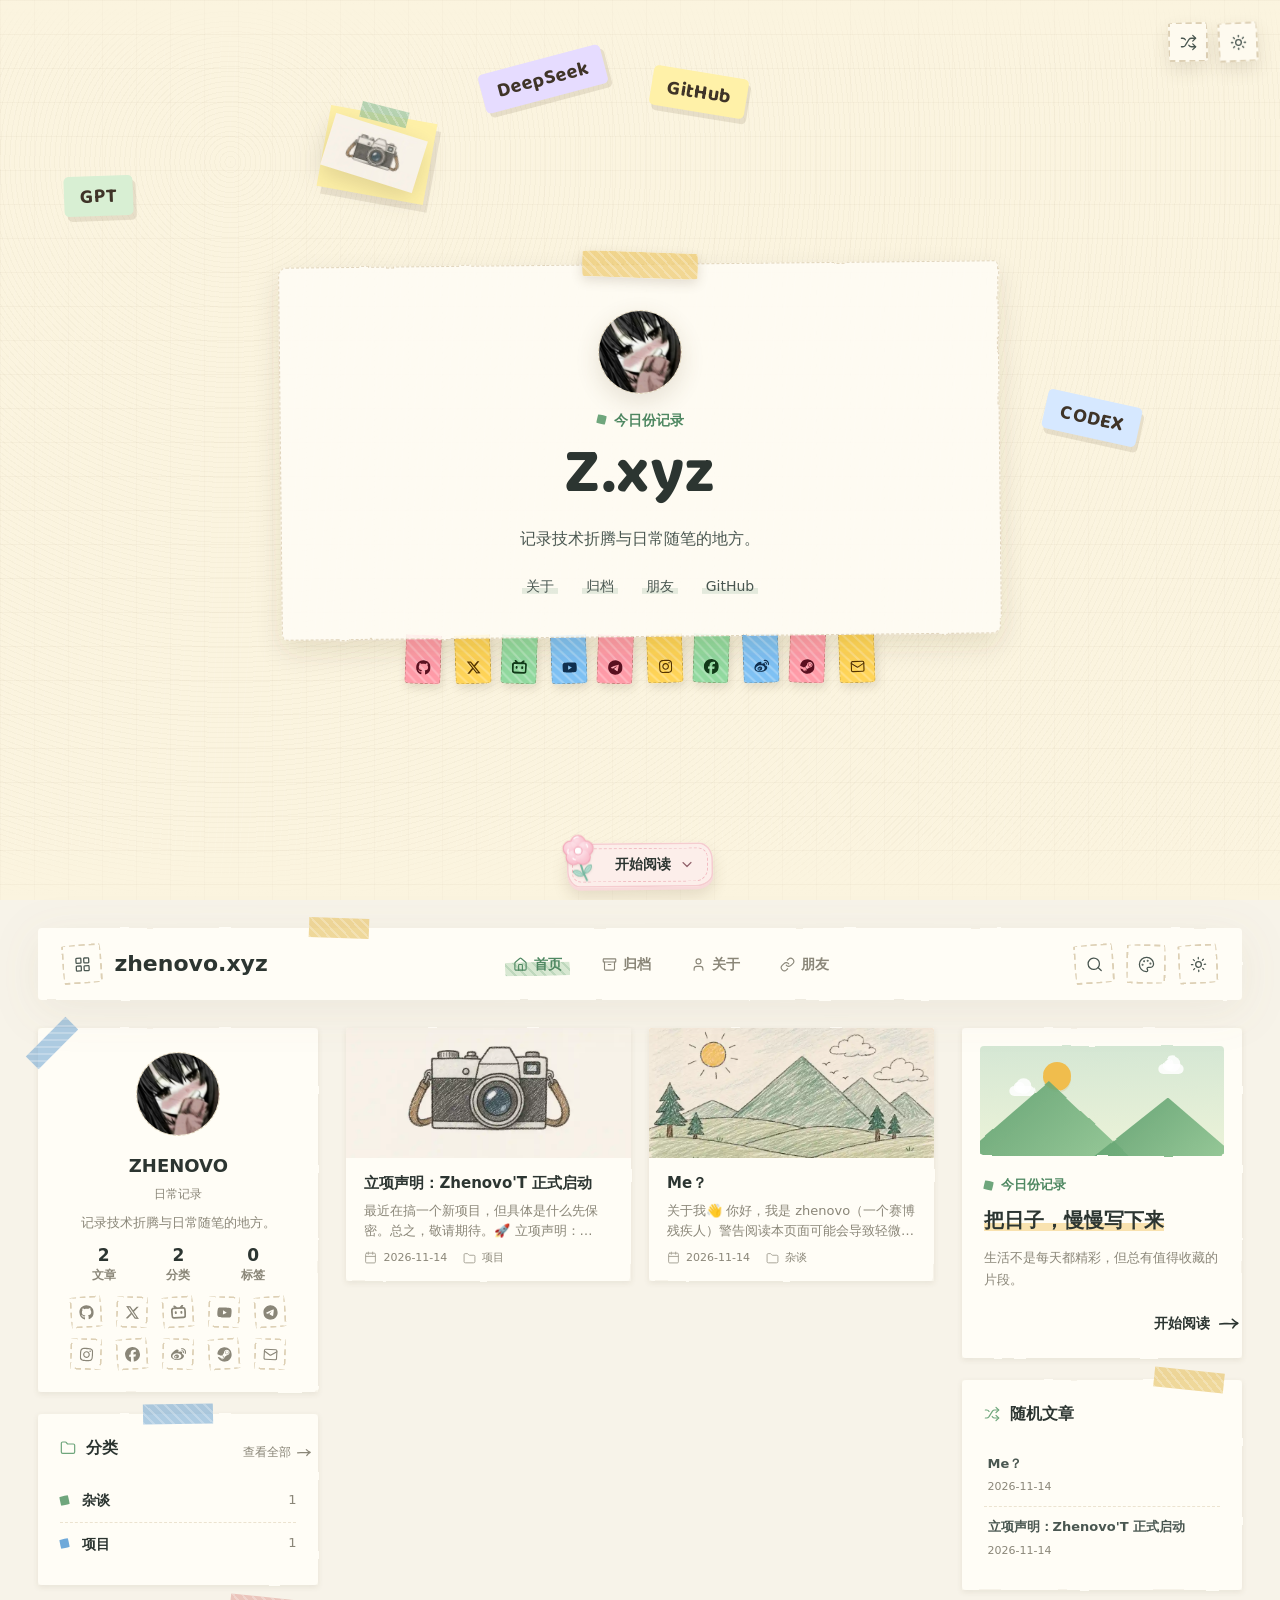
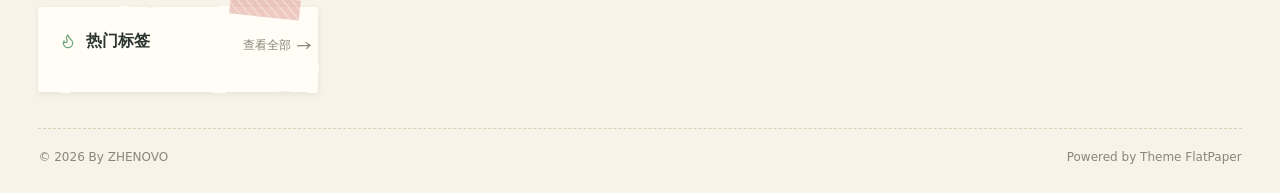
<file: index.html>
<!doctype html>

<html lang="zh-CN">
<head>
  <meta charset="utf-8">
<meta name="viewport" content="width=device-width, initial-scale=1">
<meta name="theme-color" content="#f7f3e9" data-flatpaper-theme-color>

<title>zhenovo.xyz</title>
<meta name="description" content="zhenovo.xyz收录 2 篇文章，包括立项声明：Zhenovo&#39;T 正式启动、Me？。">
<meta property="og:type" content="website">
<meta property="og:title" content="zhenovo.xyz">
<meta property="og:url" content="https://www.zhenovo.xyz/">
<meta property="og:site_name" content="zhenovo.xyz">
<meta property="og:description" content="zhenovo.xyz收录 2 篇文章，包括立项声明：Zhenovo&#39;T 正式启动、Me？。">
<meta property="og:locale" content="zh_CN">
<meta property="article:author" content="ZHENOVO">
<meta name="twitter:card" content="summary">
<link rel="canonical" href="https://www.zhenovo.xyz/">

<link rel="icon" href="/img/favicon.ico" type="image/x-icon">

<script type="application/ld+json">{"@context":"https://schema.org","@type":"Blog","headline":"zhenovo.xyz","name":"zhenovo.xyz","description":"zhenovo.xyz收录 2 篇文章，包括立项声明：Zhenovo'T 正式启动、Me？。","url":"https://www.zhenovo.xyz/","inLanguage":"zh-CN","isPartOf":{"@type":"WebSite","name":"zhenovo.xyz","url":"https://www.zhenovo.xyz/"},"about":"zhenovo.xyz"}</script>

<script>
  (function () {
    var accents = { orange: 1, purple: 1, sakura: 1, blue: 1, pink: 1, green: 1, black: 1 };
    var match = document.cookie.match(/(?:^|;\s*)flatpaper-accent=([^;]+)/);
    var accent = 'green';
    if (match) {
      try { accent = decodeURIComponent(match[1]); } catch (e) {}
    }
    if (!accents[accent]) accent = 'green';
    document.documentElement.setAttribute('data-accent', accent);
    try {
      if (localStorage.getItem('flatpaper-mode') === 'dark') {
        document.documentElement.classList.add('dark-mode');
      }
    } catch (e) {}
    // Reveal-on-scroll opts in from here so it is applied before first paint
    // (no flash) and never applies without JS. If main.js never runs the
    // observer, the timeout drops the class again so nothing stays hidden.
    if ('IntersectionObserver' in window) {
      document.documentElement.classList.add('reveal-ready');
      setTimeout(function () {
        if (!window.flatpaperRevealReady) {
          document.documentElement.classList.remove('reveal-ready');
        }
      }, 2000);
    }
  })();
</script>

<link rel="stylesheet" href="/css/style.css">






  

  

  

  

  

  
  <link rel="stylesheet" href="/css/flatpaper-custom.css">
  
<meta name="generator" content="Hexo 8.1.2"></head>

<body
  class="is-home has-home-hero is-hero-active tag-style-tape bg-style-default"
  data-default-accent="green"
  data-code-theme="simple"
  data-note-style="sticky"
  data-note-icons="on"
  data-button-style="tape"
  data-strong-accent="on"
>
  <svg width="0" height="0" style="position:absolute;z-index:-1;" aria-hidden="true">
    <defs>
      <filter id="paper-edge" x="-5%" y="-5%" width="110%" height="110%">
        <feTurbulence type="fractalNoise" baseFrequency="0.04" result="noise" />
        <feDisplacementMap in="SourceGraphic" in2="noise" scale="3" xChannelSelector="R" yChannelSelector="G" />
      </filter>
    </defs>
  </svg>
  
    

<section
  class="home-hero has-draggable-stickers"
  aria-label="首页开屏"
  
  
>
  
  
  <div class="home-hero__grain" aria-hidden="true"></div>
  <div class="home-hero__tools" aria-label="开屏工具">
    
      <button class="icon-button home-hero__tool js-hero-shuffle" type="button" aria-label="打乱贴纸位置" title="打乱贴纸位置">
        
<svg xmlns="http://www.w3.org/2000/svg" width="1em" height="1em" viewBox="0 0 24 24" fill="none" stroke="currentColor" stroke-width="1.8" stroke-linecap="round" stroke-linejoin="round" class="lucide lucide-shuffle flatpaper-icon flatpaper-icon--lucide" aria-hidden="true"><use href="/icons.svg#flatpaper-icon-lucide-shuffle"></use></svg>

      </button>
    
    <button class="theme-toggle home-hero__tool" type="button" aria-label="切换颜色模式" title="切换颜色模式">
      <span class="theme-icon theme-icon--sun">
<svg xmlns="http://www.w3.org/2000/svg" width="1em" height="1em" viewBox="0 0 24 24" fill="none" stroke="currentColor" stroke-width="1.8" stroke-linecap="round" stroke-linejoin="round" class="lucide lucide-sun flatpaper-icon flatpaper-icon--lucide" aria-hidden="true"><use href="/icons.svg#flatpaper-icon-lucide-sun"></use></svg>
</span>
      <span class="theme-icon theme-icon--moon">
<svg xmlns="http://www.w3.org/2000/svg" width="1em" height="1em" viewBox="0 0 24 24" fill="none" stroke="currentColor" stroke-width="1.8" stroke-linecap="round" stroke-linejoin="round" class="lucide lucide-moon flatpaper-icon flatpaper-icon--lucide" aria-hidden="true"><use href="/icons.svg#flatpaper-icon-lucide-moon"></use></svg>
</span>
    </button>
  </div>
  
    <div class="home-hero__stickers">
      
        <button
          type="button"
          class="hero-sticker hero-sticker--note"
          data-hero-sticker="builtin-note"
          aria-hidden="true"
          tabindex="-1"
        ><span>今日份</span></button>
      
      
        
        
        
          <a
            class="hero-sticker hero-sticker--custom hero-sticker--custom-0 hero-sticker--text"
            href="https://chatgpt.com/"
            data-hero-sticker="custom-0"
            aria-label="访问 ChatGPT"
            draggable="false"
            title="访问 ChatGPT"
            style=" --sticker-bg: #d8efd3;"
            target="_blank" rel="noopener"
          ><span>GPT</span></a>
        
      
        
        
        
          <a
            class="hero-sticker hero-sticker--custom hero-sticker--custom-1 hero-sticker--text"
            href="https://chatgpt.com/codex"
            data-hero-sticker="custom-1"
            aria-label="访问 Codex"
            draggable="false"
            title="访问 Codex"
            style=" --sticker-bg: #d6e8ff;"
            target="_blank" rel="noopener"
          ><span>CODEX</span></a>
        
      
        
        
        
          <a
            class="hero-sticker hero-sticker--custom hero-sticker--custom-2 hero-sticker--text"
            href="https://www.deepseek.com/"
            data-hero-sticker="custom-2"
            aria-label="访问 DeepSeek"
            draggable="false"
            title="访问 DeepSeek"
            style=" --sticker-bg: #e6dcff;"
            target="_blank" rel="noopener"
          ><span>DeepSeek</span></a>
        
      
        
        
        
          <a
            class="hero-sticker hero-sticker--custom hero-sticker--custom-3 hero-sticker--text"
            href="https://github.com/ZHENOVO"
            data-hero-sticker="custom-3"
            aria-label="我的 GitHub"
            draggable="false"
            title="我的 GitHub"
            style=" --sticker-bg: #fff1a8;"
            target="_blank" rel="noopener"
          ><span>GitHub</span></a>
        
      
        
        
        
          <button
            type="button"
            class="hero-sticker hero-sticker--custom hero-sticker--custom-4"
            data-hero-sticker="custom-4"
            aria-hidden="true"
            tabindex="-1"
            style="--sticker-size: 96px;"
          ><img src="/images/cover/camera.webp" alt="" loading="lazy" decoding="async" draggable="false" referrerpolicy="no-referrer"></button>
        
      
    </div>
  

  <div class="home-hero__content">
    <div class="home-hero__profile">
      
        <div class="avatar avatar--image avatar--circle home-hero__avatar">
          <img src="/img/avatar.jpg" alt="ZHENOVO" loading="eager" referrerpolicy="no-referrer">
        </div>
      
      <p class="home-hero__eyebrow"><span class="green-dot"></span>今日份记录</p>
      <h1>Z.xyz</h1>
      
        <p class="home-hero__bio">记录技术折腾与日常随笔的地方。</p>
      
      
      
        <nav class="home-hero__nav" aria-label="开屏导航">
          
            <a href="/about.html" class="home-hero__nav-link" title="关于" aria-label="关于" >
              <span>关于</span>
            </a>
          
            <a href="/archives/" class="home-hero__nav-link" title="归档" aria-label="归档" >
              <span>归档</span>
            </a>
          
            <a href="/friends.html" class="home-hero__nav-link" title="朋友" aria-label="朋友" >
              <span>朋友</span>
            </a>
          
            <a href="https://github.com/ZHENOVO" class="home-hero__nav-link" title="访问 GitHub" aria-label="访问 GitHub" target="_blank" rel="noopener">
              <span>GitHub</span>
            </a>
          
        </nav>
      
      <div class="socials home-hero__links" aria-label="个人链接">
        
          <a href="https://github.com/ZHENOVO" target="_blank" rel="noopener" aria-label="GitHub" data-tooltip="GitHub">
            
              
<svg xmlns="http://www.w3.org/2000/svg" width="1em" height="1em" viewBox="0 0 496 512" fill="currentColor" class="lucide lucide-github flatpaper-icon flatpaper-icon--fa-brands" aria-hidden="true"><use href="/icons.svg#flatpaper-icon-fa-brands-github"></use></svg>

            
          </a>
        
          <a href="https://x.com/" target="_blank" rel="noopener" aria-label="X" data-tooltip="X">
            
              
<svg xmlns="http://www.w3.org/2000/svg" width="1em" height="1em" viewBox="0 0 512 512" fill="currentColor" class="lucide lucide-x-twitter flatpaper-icon flatpaper-icon--fa-brands" aria-hidden="true"><use href="/icons.svg#flatpaper-icon-fa-brands-x-twitter"></use></svg>

            
          </a>
        
          <a href="https://space.bilibili.com/" target="_blank" rel="noopener" aria-label="Bilibili" data-tooltip="Bilibili">
            
              
<svg xmlns="http://www.w3.org/2000/svg" width="1em" height="1em" viewBox="0 0 512 512" fill="currentColor" class="lucide lucide-bilibili flatpaper-icon flatpaper-icon--fa-brands" aria-hidden="true"><use href="/icons.svg#flatpaper-icon-fa-brands-bilibili"></use></svg>

            
          </a>
        
          <a href="https://www.youtube.com/" target="_blank" rel="noopener" aria-label="YouTube" data-tooltip="YouTube">
            
              
<svg xmlns="http://www.w3.org/2000/svg" width="1em" height="1em" viewBox="0 0 576 512" fill="currentColor" class="lucide lucide-youtube flatpaper-icon flatpaper-icon--fa-brands" aria-hidden="true"><use href="/icons.svg#flatpaper-icon-fa-brands-youtube"></use></svg>

            
          </a>
        
          <a href="https://t.me/" target="_blank" rel="noopener" aria-label="Telegram" data-tooltip="Telegram">
            
              
<svg xmlns="http://www.w3.org/2000/svg" width="1em" height="1em" viewBox="0 0 496 512" fill="currentColor" class="lucide lucide-telegram flatpaper-icon flatpaper-icon--fa-brands" aria-hidden="true"><use href="/icons.svg#flatpaper-icon-fa-brands-telegram"></use></svg>

            
          </a>
        
          <a href="https://www.instagram.com/" target="_blank" rel="noopener" aria-label="Instagram" data-tooltip="Instagram">
            
              
<svg xmlns="http://www.w3.org/2000/svg" width="1em" height="1em" viewBox="0 0 448 512" fill="currentColor" class="lucide lucide-instagram flatpaper-icon flatpaper-icon--fa-brands" aria-hidden="true"><use href="/icons.svg#flatpaper-icon-fa-brands-instagram"></use></svg>

            
          </a>
        
          <a href="https://www.facebook.com/" target="_blank" rel="noopener" aria-label="Facebook" data-tooltip="Facebook">
            
              
<svg xmlns="http://www.w3.org/2000/svg" width="1em" height="1em" viewBox="0 0 512 512" fill="currentColor" class="lucide lucide-facebook flatpaper-icon flatpaper-icon--fa-brands" aria-hidden="true"><use href="/icons.svg#flatpaper-icon-fa-brands-facebook"></use></svg>

            
          </a>
        
          <a href="https://weibo.com/" target="_blank" rel="noopener" aria-label="Weibo" data-tooltip="Weibo">
            
              
<svg xmlns="http://www.w3.org/2000/svg" width="1em" height="1em" viewBox="0 0 512 512" fill="currentColor" class="lucide lucide-weibo flatpaper-icon flatpaper-icon--fa-brands" aria-hidden="true"><use href="/icons.svg#flatpaper-icon-fa-brands-weibo"></use></svg>

            
          </a>
        
          <a href="https://steamcommunity.com/" target="_blank" rel="noopener" aria-label="Steam" data-tooltip="Steam">
            
              
<svg xmlns="http://www.w3.org/2000/svg" width="1em" height="1em" viewBox="0 0 496 512" fill="currentColor" class="lucide lucide-steam flatpaper-icon flatpaper-icon--fa-brands" aria-hidden="true"><use href="/icons.svg#flatpaper-icon-fa-brands-steam"></use></svg>

            
          </a>
        
          <a href="mailto:you@example.com" target="_blank" rel="noopener" aria-label="Email" data-tooltip="Email">
            
              
<svg xmlns="http://www.w3.org/2000/svg" width="1em" height="1em" viewBox="0 0 24 24" fill="none" stroke="currentColor" stroke-width="1.8" stroke-linecap="round" stroke-linejoin="round" class="lucide lucide-mail flatpaper-icon flatpaper-icon--lucide" aria-hidden="true"><use href="/icons.svg#flatpaper-icon-lucide-mail"></use></svg>

            
          </a>
        
        
      </div>
    </div>
  </div>
  
    <a
      class="home-hero__arrow home-hero__arrow--paper"
      href="#flatpaper-home-content"
      data-hero-scroll
      data-cta-preset="01"
      
      
      
      aria-label="开始阅读"
      title="开始阅读"
    >
      <span class="home-hero__arrow-sticker" aria-hidden="true"></span>
      <span class="home-hero__arrow-text">开始阅读</span>
      <svg xmlns="http://www.w3.org/2000/svg" width="1em" height="1em" viewBox="0 0 24 24" fill="none" stroke="currentColor" stroke-width="1.8" stroke-linecap="round" stroke-linejoin="round" class="lucide lucide-chevron-down flatpaper-icon flatpaper-icon--lucide home-hero__arrow-icon" aria-hidden="true"><use href="/icons.svg#flatpaper-icon-lucide-chevron-down"></use></svg>
    </a>
    
      <script>
        // Pick the preset before first paint so `random` never flashes 01;
        // without JS the server-rendered 01 simply stays.
        (function () {
          var el = document.currentScript && document.currentScript.previousElementSibling;
          if (el) el.setAttribute('data-cta-preset', '0' + (1 + Math.floor(Math.random() * 9)));
        })();
      </script>
    
  
</section>

  
  <header class="site-header">
  
  <button class="icon-button js-sidebar-toggle sidebar-toggle" type="button" aria-label="打开侧边栏" aria-controls="paper-sidebar-drawer" aria-expanded="false">
    
<svg xmlns="http://www.w3.org/2000/svg" width="1em" height="1em" viewBox="0 0 24 24" fill="none" stroke="currentColor" stroke-width="1.8" stroke-linecap="round" stroke-linejoin="round" class="lucide lucide-menu flatpaper-icon flatpaper-icon--lucide" aria-hidden="true"><use href="/icons.svg#flatpaper-icon-lucide-menu"></use></svg>

  </button>

  <div class="brand">
    <div class="brand-mark-wrapper">
      
        <a class="brand-mark" href="/" aria-label="FlatPaper 首页">
          
<svg xmlns="http://www.w3.org/2000/svg" width="1em" height="1em" viewBox="0 0 24 24" fill="none" stroke="currentColor" stroke-width="1.8" stroke-linecap="round" stroke-linejoin="round" class="lucide lucide-layout-grid flatpaper-icon flatpaper-icon--lucide" aria-hidden="true"><use href="/icons.svg#flatpaper-icon-lucide-layout-grid"></use></svg>

        </a>
      
    </div>
    <a class="brand-text" href="/">zhenovo.xyz</a>
  </div>

  <nav class="site-nav" aria-label="主导航">
    
      
        <a class="site-nav-link active" href="/">
          
<svg xmlns="http://www.w3.org/2000/svg" width="1em" height="1em" viewBox="0 0 24 24" fill="none" stroke="currentColor" stroke-width="1.8" stroke-linecap="round" stroke-linejoin="round" class="lucide lucide-house flatpaper-icon flatpaper-icon--lucide" aria-hidden="true"><use href="/icons.svg#flatpaper-icon-lucide-house"></use></svg>

          <span>首页</span>
        </a>
      
    
      
        <a class="site-nav-link " href="/archives/">
          
<svg xmlns="http://www.w3.org/2000/svg" width="1em" height="1em" viewBox="0 0 24 24" fill="none" stroke="currentColor" stroke-width="1.8" stroke-linecap="round" stroke-linejoin="round" class="lucide lucide-archive flatpaper-icon flatpaper-icon--lucide" aria-hidden="true"><use href="/icons.svg#flatpaper-icon-lucide-archive"></use></svg>

          <span>归档</span>
        </a>
      
    
      
        <a class="site-nav-link " href="/about.html">
          
<svg xmlns="http://www.w3.org/2000/svg" width="1em" height="1em" viewBox="0 0 24 24" fill="none" stroke="currentColor" stroke-width="1.8" stroke-linecap="round" stroke-linejoin="round" class="lucide lucide-user flatpaper-icon flatpaper-icon--lucide" aria-hidden="true"><use href="/icons.svg#flatpaper-icon-lucide-user"></use></svg>

          <span>关于</span>
        </a>
      
    
      
        <a class="site-nav-link " href="/friends.html">
          
<svg xmlns="http://www.w3.org/2000/svg" width="1em" height="1em" viewBox="0 0 24 24" fill="none" stroke="currentColor" stroke-width="1.8" stroke-linecap="round" stroke-linejoin="round" class="lucide lucide-link flatpaper-icon flatpaper-icon--lucide" aria-hidden="true"><use href="/icons.svg#flatpaper-icon-lucide-link"></use></svg>

          <span>朋友</span>
        </a>
      
    
  </nav>

  <div class="header-tools">
    <button class="icon-button js-search-open" type="button" aria-label="搜索文章">
      
<svg xmlns="http://www.w3.org/2000/svg" width="1em" height="1em" viewBox="0 0 24 24" fill="none" stroke="currentColor" stroke-width="1.8" stroke-linecap="round" stroke-linejoin="round" class="lucide lucide-search flatpaper-icon flatpaper-icon--lucide" aria-hidden="true"><use href="/icons.svg#flatpaper-icon-lucide-search"></use></svg>

    </button>
    <div class="accent-picker">
      <button class="icon-button accent-toggle" type="button" aria-label="选择主题色" title="选择主题色" aria-haspopup="true" aria-expanded="false" aria-controls="accent-menu">
        
<svg xmlns="http://www.w3.org/2000/svg" width="1em" height="1em" viewBox="0 0 24 24" fill="none" stroke="currentColor" stroke-width="1.8" stroke-linecap="round" stroke-linejoin="round" class="lucide lucide-palette flatpaper-icon flatpaper-icon--lucide" aria-hidden="true"><use href="/icons.svg#flatpaper-icon-lucide-palette"></use></svg>

      </button>
      <div class="accent-menu" id="accent-menu" role="menu" aria-label="主题色">
        <button type="button" class="accent-option" role="menuitemradio" aria-label="橙色" aria-checked="false" data-accent-option="orange">
          <span class="accent-swatch accent-swatch--orange" aria-hidden="true"></span>
        </button>
        <button type="button" class="accent-option" role="menuitemradio" aria-label="紫色" aria-checked="false" data-accent-option="purple">
          <span class="accent-swatch accent-swatch--purple" aria-hidden="true"></span>
        </button>
        <button type="button" class="accent-option" role="menuitemradio" aria-label="樱花粉" aria-checked="false" data-accent-option="sakura">
          <span class="accent-swatch accent-swatch--sakura" aria-hidden="true"></span>
        </button>
        <button type="button" class="accent-option" role="menuitemradio" aria-label="蓝色" aria-checked="false" data-accent-option="blue">
          <span class="accent-swatch accent-swatch--blue" aria-hidden="true"></span>
        </button>
        <button type="button" class="accent-option" role="menuitemradio" aria-label="粉色" aria-checked="false" data-accent-option="pink">
          <span class="accent-swatch accent-swatch--pink" aria-hidden="true"></span>
        </button>
        <button type="button" class="accent-option" role="menuitemradio" aria-label="绿色" aria-checked="false" data-accent-option="green">
          <span class="accent-swatch accent-swatch--green" aria-hidden="true"></span>
        </button>
        <button type="button" class="accent-option" role="menuitemradio" aria-label="黑色" aria-checked="false" data-accent-option="black">
          <span class="accent-swatch accent-swatch--black" aria-hidden="true"></span>
        </button>
      </div>
    </div>
    <button class="theme-toggle" type="button" aria-label="切换颜色模式">
      <span class="theme-icon theme-icon--sun">
<svg xmlns="http://www.w3.org/2000/svg" width="1em" height="1em" viewBox="0 0 24 24" fill="none" stroke="currentColor" stroke-width="1.8" stroke-linecap="round" stroke-linejoin="round" class="lucide lucide-sun flatpaper-icon flatpaper-icon--lucide" aria-hidden="true"><use href="/icons.svg#flatpaper-icon-lucide-sun"></use></svg>
</span>
      <span class="theme-icon theme-icon--moon">
<svg xmlns="http://www.w3.org/2000/svg" width="1em" height="1em" viewBox="0 0 24 24" fill="none" stroke="currentColor" stroke-width="1.8" stroke-linecap="round" stroke-linejoin="round" class="lucide lucide-moon flatpaper-icon flatpaper-icon--lucide" aria-hidden="true"><use href="/icons.svg#flatpaper-icon-lucide-moon"></use></svg>
</span>
    </button>
  </div>
</header>


  
  <main id="flatpaper-home-content" class="paper-shell ">
    

<aside id="paper-sidebar-drawer" class="paper-sidebar paper-sidebar--right" aria-label="侧边栏">
  <div class="drawer-toolbar" aria-label="侧边栏工具">
    <div class="drawer-accent-options" role="group" aria-label="主题色">
      <button type="button" class="accent-option" aria-label="橙色" aria-pressed="false" data-accent-option="orange">
        <span class="accent-swatch accent-swatch--orange" aria-hidden="true"></span>
      </button>
      <button type="button" class="accent-option" aria-label="紫色" aria-pressed="false" data-accent-option="purple">
        <span class="accent-swatch accent-swatch--purple" aria-hidden="true"></span>
      </button>
      <button type="button" class="accent-option" aria-label="樱花粉" aria-pressed="false" data-accent-option="sakura">
        <span class="accent-swatch accent-swatch--sakura" aria-hidden="true"></span>
      </button>
      <button type="button" class="accent-option" aria-label="蓝色" aria-pressed="false" data-accent-option="blue">
        <span class="accent-swatch accent-swatch--blue" aria-hidden="true"></span>
      </button>
      <button type="button" class="accent-option" aria-label="粉色" aria-pressed="false" data-accent-option="pink">
        <span class="accent-swatch accent-swatch--pink" aria-hidden="true"></span>
      </button>
      <button type="button" class="accent-option" aria-label="绿色" aria-pressed="false" data-accent-option="green">
        <span class="accent-swatch accent-swatch--green" aria-hidden="true"></span>
      </button>
      <button type="button" class="accent-option" aria-label="黑色" aria-pressed="false" data-accent-option="black">
        <span class="accent-swatch accent-swatch--black" aria-hidden="true"></span>
      </button>
    </div>
    <button class="icon-button drawer-close js-sidebar-close" type="button" aria-label="关闭侧边栏">
      
<svg xmlns="http://www.w3.org/2000/svg" width="1em" height="1em" viewBox="0 0 24 24" fill="none" stroke="currentColor" stroke-width="1.8" stroke-linecap="round" stroke-linejoin="round" class="lucide lucide-x flatpaper-icon flatpaper-icon--lucide" aria-hidden="true"><use href="/icons.svg#flatpaper-icon-lucide-x"></use></svg>

    </button>
  </div>

  <section class="side-card nav-card">
    <nav class="site-nav-drawer" aria-label="移动端导航">
      
        
          <a class="active" href="/">
            
<svg xmlns="http://www.w3.org/2000/svg" width="1em" height="1em" viewBox="0 0 24 24" fill="none" stroke="currentColor" stroke-width="1.8" stroke-linecap="round" stroke-linejoin="round" class="lucide lucide-house flatpaper-icon flatpaper-icon--lucide" aria-hidden="true"><use href="/icons.svg#flatpaper-icon-lucide-house"></use></svg>

            <span>首页</span>
          </a>
        
      
        
          <a class="" href="/archives/">
            
<svg xmlns="http://www.w3.org/2000/svg" width="1em" height="1em" viewBox="0 0 24 24" fill="none" stroke="currentColor" stroke-width="1.8" stroke-linecap="round" stroke-linejoin="round" class="lucide lucide-archive flatpaper-icon flatpaper-icon--lucide" aria-hidden="true"><use href="/icons.svg#flatpaper-icon-lucide-archive"></use></svg>

            <span>归档</span>
          </a>
        
      
        
          <a class="" href="/about.html">
            
<svg xmlns="http://www.w3.org/2000/svg" width="1em" height="1em" viewBox="0 0 24 24" fill="none" stroke="currentColor" stroke-width="1.8" stroke-linecap="round" stroke-linejoin="round" class="lucide lucide-user flatpaper-icon flatpaper-icon--lucide" aria-hidden="true"><use href="/icons.svg#flatpaper-icon-lucide-user"></use></svg>

            <span>关于</span>
          </a>
        
      
        
          <a class="" href="/friends.html">
            
<svg xmlns="http://www.w3.org/2000/svg" width="1em" height="1em" viewBox="0 0 24 24" fill="none" stroke="currentColor" stroke-width="1.8" stroke-linecap="round" stroke-linejoin="round" class="lucide lucide-link flatpaper-icon flatpaper-icon--lucide" aria-hidden="true"><use href="/icons.svg#flatpaper-icon-lucide-link"></use></svg>

            <span>朋友</span>
          </a>
        
      
    </nav>
  </section>

  <section class="side-card profile-card reveal">
    
      <div class="avatar avatar--image avatar--circle">
        <img src="/img/avatar.jpg" alt="ZHENOVO" loading="lazy" referrerpolicy="no-referrer">
      </div>
    
    <h3>ZHENOVO</h3>
    <p class="profile-role">日常记录</p>
    <p>记录技术折腾与日常随笔的地方。</p>
    
      <div class="site-info" aria-label="站点信息">
        
          
            <a class="site-info__item" href="/archives/">
              <strong>2</strong>
              <span>文章</span>
            </a>
          
        
          
            <a class="site-info__item" href="/categories/">
              <strong>2</strong>
              <span>分类</span>
            </a>
          
        
          
            <a class="site-info__item" href="/tags/">
              <strong>0</strong>
              <span>标签</span>
            </a>
          
        
      </div>
    
    <div class="socials">
      
        <a href="https://github.com/ZHENOVO" target="_blank" rel="noopener" aria-label="GitHub" data-tooltip="GitHub">
          
            
<svg xmlns="http://www.w3.org/2000/svg" width="1em" height="1em" viewBox="0 0 496 512" fill="currentColor" class="lucide lucide-github flatpaper-icon flatpaper-icon--fa-brands" aria-hidden="true"><use href="/icons.svg#flatpaper-icon-fa-brands-github"></use></svg>

          
        </a>
      
        <a href="https://x.com/" target="_blank" rel="noopener" aria-label="X" data-tooltip="X">
          
            
<svg xmlns="http://www.w3.org/2000/svg" width="1em" height="1em" viewBox="0 0 512 512" fill="currentColor" class="lucide lucide-x-twitter flatpaper-icon flatpaper-icon--fa-brands" aria-hidden="true"><use href="/icons.svg#flatpaper-icon-fa-brands-x-twitter"></use></svg>

          
        </a>
      
        <a href="https://space.bilibili.com/" target="_blank" rel="noopener" aria-label="Bilibili" data-tooltip="Bilibili">
          
            
<svg xmlns="http://www.w3.org/2000/svg" width="1em" height="1em" viewBox="0 0 512 512" fill="currentColor" class="lucide lucide-bilibili flatpaper-icon flatpaper-icon--fa-brands" aria-hidden="true"><use href="/icons.svg#flatpaper-icon-fa-brands-bilibili"></use></svg>

          
        </a>
      
        <a href="https://www.youtube.com/" target="_blank" rel="noopener" aria-label="YouTube" data-tooltip="YouTube">
          
            
<svg xmlns="http://www.w3.org/2000/svg" width="1em" height="1em" viewBox="0 0 576 512" fill="currentColor" class="lucide lucide-youtube flatpaper-icon flatpaper-icon--fa-brands" aria-hidden="true"><use href="/icons.svg#flatpaper-icon-fa-brands-youtube"></use></svg>

          
        </a>
      
        <a href="https://t.me/" target="_blank" rel="noopener" aria-label="Telegram" data-tooltip="Telegram">
          
            
<svg xmlns="http://www.w3.org/2000/svg" width="1em" height="1em" viewBox="0 0 496 512" fill="currentColor" class="lucide lucide-telegram flatpaper-icon flatpaper-icon--fa-brands" aria-hidden="true"><use href="/icons.svg#flatpaper-icon-fa-brands-telegram"></use></svg>

          
        </a>
      
        <a href="https://www.instagram.com/" target="_blank" rel="noopener" aria-label="Instagram" data-tooltip="Instagram">
          
            
<svg xmlns="http://www.w3.org/2000/svg" width="1em" height="1em" viewBox="0 0 448 512" fill="currentColor" class="lucide lucide-instagram flatpaper-icon flatpaper-icon--fa-brands" aria-hidden="true"><use href="/icons.svg#flatpaper-icon-fa-brands-instagram"></use></svg>

          
        </a>
      
        <a href="https://www.facebook.com/" target="_blank" rel="noopener" aria-label="Facebook" data-tooltip="Facebook">
          
            
<svg xmlns="http://www.w3.org/2000/svg" width="1em" height="1em" viewBox="0 0 512 512" fill="currentColor" class="lucide lucide-facebook flatpaper-icon flatpaper-icon--fa-brands" aria-hidden="true"><use href="/icons.svg#flatpaper-icon-fa-brands-facebook"></use></svg>

          
        </a>
      
        <a href="https://weibo.com/" target="_blank" rel="noopener" aria-label="Weibo" data-tooltip="Weibo">
          
            
<svg xmlns="http://www.w3.org/2000/svg" width="1em" height="1em" viewBox="0 0 512 512" fill="currentColor" class="lucide lucide-weibo flatpaper-icon flatpaper-icon--fa-brands" aria-hidden="true"><use href="/icons.svg#flatpaper-icon-fa-brands-weibo"></use></svg>

          
        </a>
      
        <a href="https://steamcommunity.com/" target="_blank" rel="noopener" aria-label="Steam" data-tooltip="Steam">
          
            
<svg xmlns="http://www.w3.org/2000/svg" width="1em" height="1em" viewBox="0 0 496 512" fill="currentColor" class="lucide lucide-steam flatpaper-icon flatpaper-icon--fa-brands" aria-hidden="true"><use href="/icons.svg#flatpaper-icon-fa-brands-steam"></use></svg>

          
        </a>
      
        <a href="mailto:you@example.com" target="_blank" rel="noopener" aria-label="Email" data-tooltip="Email">
          
            
<svg xmlns="http://www.w3.org/2000/svg" width="1em" height="1em" viewBox="0 0 24 24" fill="none" stroke="currentColor" stroke-width="1.8" stroke-linecap="round" stroke-linejoin="round" class="lucide lucide-mail flatpaper-icon flatpaper-icon--lucide" aria-hidden="true"><use href="/icons.svg#flatpaper-icon-lucide-mail"></use></svg>

          
        </a>
      
      
    </div>
  </section>

  

  
    <section class="side-card categories-card reveal">
      <header class="side-card__head">
        <h2>
<svg xmlns="http://www.w3.org/2000/svg" width="1em" height="1em" viewBox="0 0 24 24" fill="none" stroke="currentColor" stroke-width="1.8" stroke-linecap="round" stroke-linejoin="round" class="lucide lucide-folder flatpaper-icon flatpaper-icon--lucide" aria-hidden="true"><use href="/icons.svg#flatpaper-icon-lucide-folder"></use></svg>
分类</h2>
        <a class="side-card__more" href="/categories/">
          <span class="marker-swipe">查看全部</span>
        </a>
      </header>
      
        <a href="/categories/%E6%9D%82%E8%B0%88/">
          <span class="dot dot-0"></span>
          <strong><span class="marker-swipe">杂谈</span></strong>
          <em>1</em>
        </a>
      
        <a href="/categories/%E9%A1%B9%E7%9B%AE/">
          <span class="dot dot-1"></span>
          <strong><span class="marker-swipe">项目</span></strong>
          <em>1</em>
        </a>
      
    </section>

    <section class="side-card tag-card reveal">
      <header class="side-card__head tag-card__head">
        <h2>
<svg xmlns="http://www.w3.org/2000/svg" width="1em" height="1em" viewBox="0 0 24 24" fill="none" stroke="currentColor" stroke-width="1.8" stroke-linecap="round" stroke-linejoin="round" class="lucide lucide-flame flatpaper-icon flatpaper-icon--lucide" aria-hidden="true"><use href="/icons.svg#flatpaper-icon-lucide-flame"></use></svg>
热门标签</h2>
        <a class="side-card__more tag-card__more" href="/tags/">
          <span class="marker-swipe">查看全部</span>
        </a>
      </header>
      <div class="tag-cloud">
        
        
      </div>
    </section>
  

  

</aside>

    <section class="paper-main">
      






  <div class="post-list">
    
      
<article class="post-card reveal" data-title="立项声明：Zhenovo&#39;T 正式启动" style="--reveal-delay: 0ms">
  <a class="post-thumb-link" href="/2026/11/14/%E7%AB%8B%E9%A1%B9%E5%A3%B0%E6%98%8E%EF%BC%9AZhenovo'T%20%E6%AD%A3%E5%BC%8F%E5%90%AF%E5%8A%A8/" aria-label="立项声明：Zhenovo&#39;T 正式启动">
    
<div class="paper-thumb paper-thumb-0 paper-thumb--cover">
  
    <img class="paper-thumb__img" src="/images/cover/camera.webp" alt="" loading="lazy" referrerpolicy="no-referrer">
  
</div>

  </a>
  <div class="post-card-copy">
    <h3><a href="/2026/11/14/%E7%AB%8B%E9%A1%B9%E5%A3%B0%E6%98%8E%EF%BC%9AZhenovo'T%20%E6%AD%A3%E5%BC%8F%E5%90%AF%E5%8A%A8/">立项声明：Zhenovo&#39;T 正式启动</a></h3>
    <p>最近在搞一个新项目，但具体是什么先保密。总之，敬请期待。🚀 立项声明：Zhenovo’T 正式启动最近闲不住，脑子里蹦出一个挺有意思的想法，决定自己动手把它做出来。今天正式建好文件夹，算是项...</p>
    
    <div class="meta-line meta-line--tax">
      <span class="meta-date">
<svg xmlns="http://www.w3.org/2000/svg" width="1em" height="1em" viewBox="0 0 24 24" fill="none" stroke="currentColor" stroke-width="1.8" stroke-linecap="round" stroke-linejoin="round" class="lucide lucide-calendar flatpaper-icon flatpaper-icon--lucide" aria-hidden="true"><use href="/icons.svg#flatpaper-icon-lucide-calendar"></use></svg>
2026-11-14</span>
      
        <span class="meta-cat">
          
<svg xmlns="http://www.w3.org/2000/svg" width="1em" height="1em" viewBox="0 0 24 24" fill="none" stroke="currentColor" stroke-width="1.8" stroke-linecap="round" stroke-linejoin="round" class="lucide lucide-folder flatpaper-icon flatpaper-icon--lucide" aria-hidden="true"><use href="/icons.svg#flatpaper-icon-lucide-folder"></use></svg>

          <a class="meta-cat-link" href="/categories/%E9%A1%B9%E7%9B%AE/">项目</a>
        </span>
      
    </div>
  </div>
</article>

    
      
<article class="post-card reveal" data-title="Me？" style="--reveal-delay: 60ms">
  <a class="post-thumb-link" href="/2026/11/14/Me%EF%BC%9F/" aria-label="Me？">
    
<div class="paper-thumb paper-thumb-1 paper-thumb--cover">
  
    <img class="paper-thumb__img" src="/images/cover/mountain.webp" alt="" loading="lazy" referrerpolicy="no-referrer">
  
</div>

  </a>
  <div class="post-card-copy">
    <h3><a href="/2026/11/14/Me%EF%BC%9F/">Me？</a></h3>
    <p>关于我👋 你好，我是 zhenovo（一个赛博残疾人）警告阅读本页面可能会导致轻微的血压升高、嘴角抽搐，或者让你产生“就这也能写博客？”的疑惑。 大家好，我是zhenovo。 每次别人看到这...</p>
    
    <div class="meta-line meta-line--tax">
      <span class="meta-date">
<svg xmlns="http://www.w3.org/2000/svg" width="1em" height="1em" viewBox="0 0 24 24" fill="none" stroke="currentColor" stroke-width="1.8" stroke-linecap="round" stroke-linejoin="round" class="lucide lucide-calendar flatpaper-icon flatpaper-icon--lucide" aria-hidden="true"><use href="/icons.svg#flatpaper-icon-lucide-calendar"></use></svg>
2026-11-14</span>
      
        <span class="meta-cat">
          
<svg xmlns="http://www.w3.org/2000/svg" width="1em" height="1em" viewBox="0 0 24 24" fill="none" stroke="currentColor" stroke-width="1.8" stroke-linecap="round" stroke-linejoin="round" class="lucide lucide-folder flatpaper-icon flatpaper-icon--lucide" aria-hidden="true"><use href="/icons.svg#flatpaper-icon-lucide-folder"></use></svg>

          <a class="meta-cat-link" href="/categories/%E6%9D%82%E8%B0%88/">杂谈</a>
        </span>
      
    </div>
  </div>
</article>

    
  </div>




      


    </section>
    
      <aside class="paper-sidebar paper-sidebar--left">
  
    
    <section class="welcome-card">
      <div class="welcome-thumb" aria-hidden="true">
        
          <div class="sun"></div>
          <div class="cloud cloud-a"></div>
          <div class="cloud cloud-b"></div>
          <div class="mountain mountain-a"></div>
          <div class="mountain mountain-b"></div>
        
      </div>
      <p class="hello"><span class="green-dot"></span>今日份记录</p>
      <h1>把日子，慢慢写下来</h1>
      <p class="welcome-text">生活不是每天都精彩，但总有值得收藏的片段。</p>
      <a class="welcome-cta" href="/archives/"><span class="marker-swipe">开始阅读</span></a>
    </section>
  
  

  <section class="side-card recent-card" data-random-posts-limit="5" data-random-posts-url="/flatpaper-random-posts.json" data-random-posts-current="/index.html">
    <h2>
<svg xmlns="http://www.w3.org/2000/svg" width="1em" height="1em" viewBox="0 0 24 24" fill="none" stroke="currentColor" stroke-width="1.8" stroke-linecap="round" stroke-linejoin="round" class="lucide lucide-shuffle flatpaper-icon flatpaper-icon--lucide" aria-hidden="true"><use href="/icons.svg#flatpaper-icon-lucide-shuffle"></use></svg>
随机文章</h2>
    <ul class="recent-list js-random-posts">
      
        <li>
          <a class="recent-item" href="/2026/11/14/%E7%AB%8B%E9%A1%B9%E5%A3%B0%E6%98%8E%EF%BC%9AZhenovo'T%20%E6%AD%A3%E5%BC%8F%E5%90%AF%E5%8A%A8/">
            <strong><span class="marker-swipe">立项声明：Zhenovo&#39;T 正式启动</span></strong>
            <em>2026-11-14</em>
          </a>
        </li>
      
        <li>
          <a class="recent-item" href="/2026/11/14/Me%EF%BC%9F/">
            <strong><span class="marker-swipe">Me？</span></strong>
            <em>2026-11-14</em>
          </a>
        </li>
      
    </ul>
  </section>


</aside>

    
  </main>

  <div class="sidebar-backdrop js-sidebar-close" aria-hidden="true"></div>

  
<footer class="site-footer">
  <span class="site-footer__left">© 2026 By ZHENOVO</span>
  
    <span class="site-footer__right">
      
        <span class="site-footer__row"><span class="site-footer__powered"><span class="site-footer__powered-prefix">Powered by Theme</span> <a href="https://github.com/Homulilly/hexo-theme-flatpaper" target="_blank" rel="noopener">FlatPaper</a></span></span>
      
    </span>
  
</footer>

  
<div class="search-panel" aria-hidden="true" data-index-url="/flatpaper-search.json">
  <div class="search-backdrop js-search-close"></div>
  <section class="search-dialog" role="dialog" aria-modal="true" aria-label="搜索文章">
    <span class="tape tape--top-left" aria-hidden="true"></span>
    <header class="search-head">
      <h2><span class="green-dot"></span>搜索文章</h2>
      <button class="icon-button js-search-close" type="button" aria-label="关闭搜索">
        
<svg xmlns="http://www.w3.org/2000/svg" width="1em" height="1em" viewBox="0 0 24 24" fill="none" stroke="currentColor" stroke-width="1.8" stroke-linecap="round" stroke-linejoin="round" class="lucide lucide-x flatpaper-icon flatpaper-icon--lucide" aria-hidden="true"><use href="/icons.svg#flatpaper-icon-lucide-x"></use></svg>

      </button>
    </header>
    <label class="search-field">
      
<svg xmlns="http://www.w3.org/2000/svg" width="1em" height="1em" viewBox="0 0 24 24" fill="none" stroke="currentColor" stroke-width="1.8" stroke-linecap="round" stroke-linejoin="round" class="lucide lucide-search flatpaper-icon flatpaper-icon--lucide" aria-hidden="true"><use href="/icons.svg#flatpaper-icon-lucide-search"></use></svg>

      <input id="flatpaper-search" class="search-input" type="search" placeholder="输入关键词，按 Esc 关闭" autocomplete="off">
    </label>
    <div class="search-results" data-empty="输入关键词后显示匹配的文章">
      <p class="search-empty">输入关键词后显示匹配的文章</p>
    </div>
  </section>
</div>

  <script>
  window.FLATPAPER_I18N = {"language":"zh-CN","common.posts":"文章","common.categories":"分类","common.tags":"标签","common.comments":"评论","common.share":"分享","common.page":"页面","common.archive":"归档","common.post_list":"文章列表","common.search_posts":"搜索文章","common.random_posts":"随机文章","common.reward":"赞赏","common.view_all":"查看全部","pagination.prev":"上一页","pagination.next":"下一页","pagination.post_pager":"文章分页","pagination.archive_pager":"归档分页","index.featured":"精选文章","index.pinned":"置顶","index.read_more":"阅读全文","index.previous_slide":"上一张","index.next_slide":"下一张","index.carousel_pagination":"轮播页码","index.carousel_slide":"第 %d 张","index.latest_posts":"最新文章","index.empty_posts":"还没有文章。创建第一篇文章后，这里会显示最新内容。","archive.title":"归档","archive.post_list":"文章列表","taxonomy.category_count":"%d 篇","taxonomy.empty_categories":"暂时还没有分类。","taxonomy.empty_tags":"暂时还没有标签。","links.label":"友链","links.title":"友情链接","links.empty_data":"暂未加载到友链数据。请确认 source/_data/links.yml 存在并已 hexo clean。","links.rss_label":"%s 的 RSS","friends_feed.label":"朋友圈","friends_feed.title":"友链朋友圈","friends_feed.loading":"正在加载友链动态…","friends_feed.missing_url":"暂未配置 all.json 地址。","friends_feed.load_failed":"友链动态加载失败，请稍后再试。","friends_feed.empty":"暂时没有抓取到友链文章。","friends_feed.load_more":"加载更多","friends_feed.updated_at":"更新于 %s","friends_feed.friend_count":"%d 位友邻","friends_feed.active_count":"%d 位活跃","friends_feed.article_count":"%d 篇文章","friends_feed.unknown_author":"未知站点","friends_feed.date_unknown":"时间未知","guestbook.label":"留言板","guestbook.title":"留言板","guestbook.loading":"正在铺开留言墙…","guestbook.missing_config":"留言墙需要评论系统：请在主题配置中设置 comments: twikoo（并填写 envId）或 comments: artalk（并填写 server）。","guestbook.load_failed":"留言加载失败，请稍后再试。","guestbook.empty":"墙上还空着，来贴第一张留言吧！","guestbook.load_more":"展开更多留言","guestbook.total_count":"共 %d 条留言","guestbook.latest_note":"墙上展示最新 %d 条","guestbook.jump_to_comment":"查看留言","guestbook.sort_time":"查看最新","guestbook.sort_random":"随机排序","guestbook.anonymous":"匿名访客","guestbook.write_hint":"在下方留言，刷新后就会贴到墙上","post.scroll_to_comments":"跳转到评论区","post.previous":"上一篇","post.next":"下一篇","post.no_previous":"没有更早的文章了","post.no_next":"已经是最新的一篇","post.back_to_top":"返回顶部","post.related_posts":"相关文章","post.view_more":"查看更多","not_found.label":"页面走丢了","not_found.title":"找不到这个页面","not_found.text":"这个地址可能已经移动、删除，或者从未存在。","not_found.home":"返回首页","not_found.search":"搜索文章","search.placeholder":"输入关键词，按 Esc 关闭","search.empty":"输入关键词后显示匹配的文章","search.loading":"正在加载搜索索引…","search.load_failed":"搜索索引加载失败，请重新打开搜索重试","search.no_result":"没有找到与 \"%s\" 相关的文章","search.close":"关闭搜索","code.copy":"复制代码","code.collapse":"折叠代码","code.expand":"展开代码","heading.anchor":"链接到此节: %s","head.tag":"标签：%s","head.category":"分类：%s","head.archive":"归档","head.archive_with_date":"归档：%s","head.page_number":"第 %d 页","navigation.primary":"主导航","navigation.mobile":"移动端导航","navigation.brand_home":"FlatPaper 首页","navigation.brand_menu":"打开站点导航","navigation.open_sidebar":"打开侧边栏","navigation.close_sidebar":"关闭侧边栏","navigation.sidebar":"侧边栏","navigation.sidebar_tools":"侧边栏工具","navigation.site_links":"站点链接","navigation.site_info":"站点信息","colors.choose_theme_color":"选择主题色","colors.theme_color":"主题色","colors.toggle_color_mode":"切换颜色模式","colors.green":"绿色","colors.purple":"紫色","colors.pink":"粉色","colors.sakura":"樱花粉","colors.blue":"蓝色","colors.orange":"橙色","colors.black":"黑色","profile.default_bio":"热爱生活，热爱代码，喜欢分享技术与生活中的点滴。","welcome.cta":"开始阅读","welcome.title":"欢迎来到 FlatPaper","welcome.text":"一个专注于内容与阅读体验的博客主题。","typed.from":"出自","reward_list.total":"共 %s 人","reward_list.updated":"最新更新时间：","stack_album.label":"堆叠相册","home_hero.label":"首页开屏","home_hero.enter":"开始阅读","home_hero.note":"今日","home_hero.default_subtitle":"日常记录","home_hero.nav_links":"开屏导航","home_hero.profile_links":"个人链接","home_hero.tools":"开屏工具","home_hero.shuffle_stickers":"打乱贴纸位置","home_hero.link":"链接","home_hero.sticker_image":"贴纸图片","home_hero.visit_confirm":"要访问 %s 吗？","home_hero.visit":"访问","home_hero.cancel":"取消","toc.title":"文章目录","toc.empty":"目录会根据文章标题自动生成。","toc.expand_all":"展开全部目录","toc.collapse_all":"收起全部目录","sidebar.hot_tags":"热门标签","sidebar.latest_posts":"最新文章"};
  </script>
  
<script src="/js/main.js"></script>

  
</body>
</html>
</file>
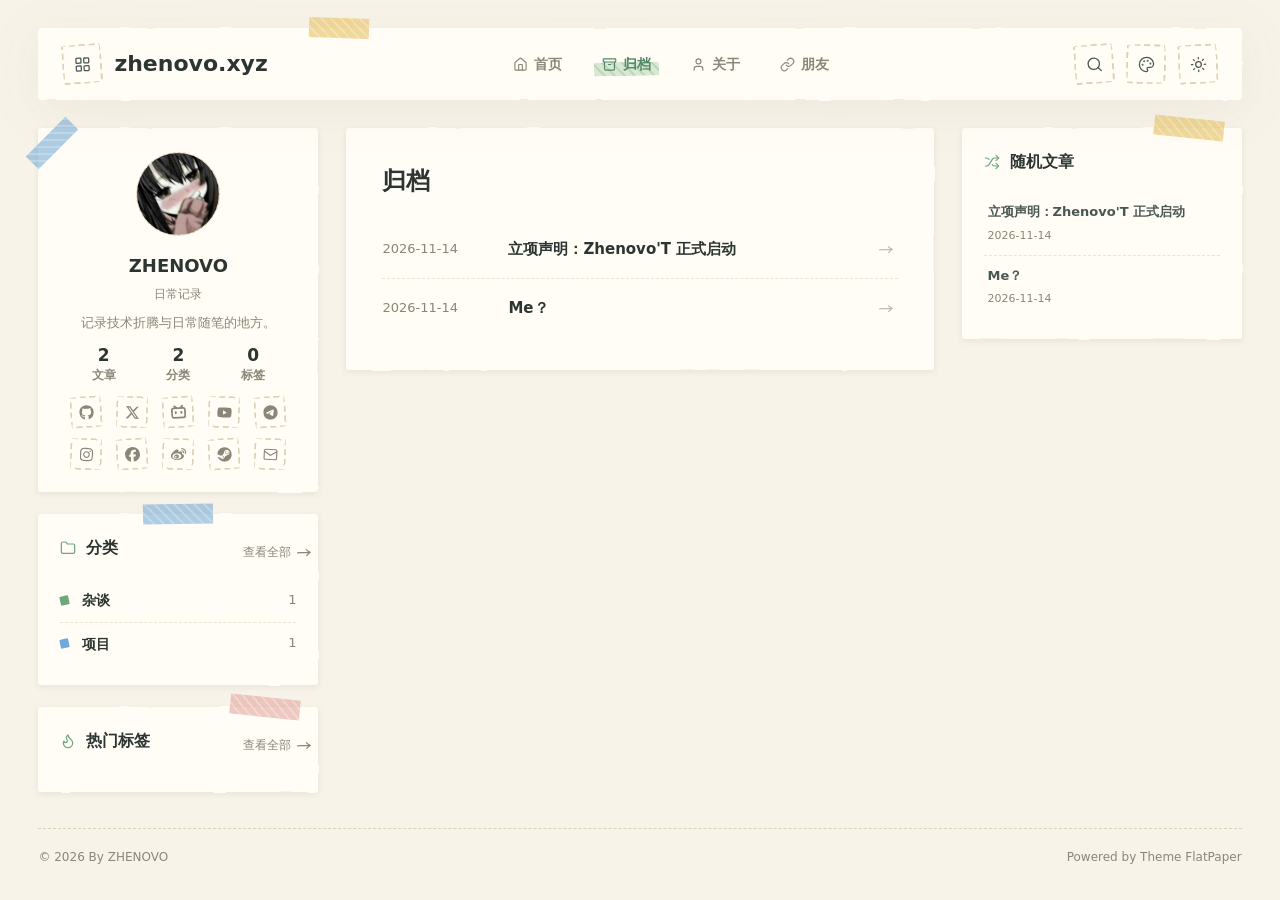
<file: archives/index.html>
<!doctype html>

<html lang="zh-CN">
<head>
  <meta charset="utf-8">
<meta name="viewport" content="width=device-width, initial-scale=1">
<meta name="theme-color" content="#f7f3e9" data-flatpaper-theme-color>

<title>归档 | zhenovo.xyz</title>
<meta name="description" content="归档收录 2 篇文章，包括立项声明：Zhenovo&#39;T 正式启动、Me？。">
<meta property="og:type" content="website">
<meta property="og:title" content="归档 | zhenovo.xyz">
<meta property="og:url" content="https://www.zhenovo.xyz/archives/">
<meta property="og:site_name" content="zhenovo.xyz">
<meta property="og:description" content="归档收录 2 篇文章，包括立项声明：Zhenovo&#39;T 正式启动、Me？。">
<meta property="og:locale" content="zh_CN">
<meta property="article:author" content="ZHENOVO">
<meta name="twitter:card" content="summary">
<link rel="canonical" href="https://www.zhenovo.xyz/archives/">

<link rel="icon" href="/img/favicon.ico" type="image/x-icon">

<script type="application/ld+json">{"@context":"https://schema.org","@type":"CollectionPage","headline":"归档 | zhenovo.xyz","name":"归档 | zhenovo.xyz","description":"归档收录 2 篇文章，包括立项声明：Zhenovo'T 正式启动、Me？。","url":"https://www.zhenovo.xyz/archives/","inLanguage":"zh-CN","isPartOf":{"@type":"WebSite","name":"zhenovo.xyz","url":"https://www.zhenovo.xyz/"},"about":"归档"}</script>

<script>
  (function () {
    var accents = { orange: 1, purple: 1, sakura: 1, blue: 1, pink: 1, green: 1, black: 1 };
    var match = document.cookie.match(/(?:^|;\s*)flatpaper-accent=([^;]+)/);
    var accent = 'green';
    if (match) {
      try { accent = decodeURIComponent(match[1]); } catch (e) {}
    }
    if (!accents[accent]) accent = 'green';
    document.documentElement.setAttribute('data-accent', accent);
    try {
      if (localStorage.getItem('flatpaper-mode') === 'dark') {
        document.documentElement.classList.add('dark-mode');
      }
    } catch (e) {}
    // Reveal-on-scroll opts in from here so it is applied before first paint
    // (no flash) and never applies without JS. If main.js never runs the
    // observer, the timeout drops the class again so nothing stays hidden.
    if ('IntersectionObserver' in window) {
      document.documentElement.classList.add('reveal-ready');
      setTimeout(function () {
        if (!window.flatpaperRevealReady) {
          document.documentElement.classList.remove('reveal-ready');
        }
      }, 2000);
    }
  })();
</script>

<link rel="stylesheet" href="/css/style.css">






  

  

  

  

  

  
  <link rel="stylesheet" href="/css/flatpaper-custom.css">
  
<meta name="generator" content="Hexo 8.1.2"></head>

<body
  class="is-list tag-style-tape bg-style-default"
  data-default-accent="green"
  data-code-theme="simple"
  data-note-style="sticky"
  data-note-icons="on"
  data-button-style="tape"
  data-strong-accent="on"
>
  <svg width="0" height="0" style="position:absolute;z-index:-1;" aria-hidden="true">
    <defs>
      <filter id="paper-edge" x="-5%" y="-5%" width="110%" height="110%">
        <feTurbulence type="fractalNoise" baseFrequency="0.04" result="noise" />
        <feDisplacementMap in="SourceGraphic" in2="noise" scale="3" xChannelSelector="R" yChannelSelector="G" />
      </filter>
    </defs>
  </svg>
  
  <header class="site-header">
  
  <button class="icon-button js-sidebar-toggle sidebar-toggle" type="button" aria-label="打开侧边栏" aria-controls="paper-sidebar-drawer" aria-expanded="false">
    
<svg xmlns="http://www.w3.org/2000/svg" width="1em" height="1em" viewBox="0 0 24 24" fill="none" stroke="currentColor" stroke-width="1.8" stroke-linecap="round" stroke-linejoin="round" class="lucide lucide-menu flatpaper-icon flatpaper-icon--lucide" aria-hidden="true"><use href="/icons.svg#flatpaper-icon-lucide-menu"></use></svg>

  </button>

  <div class="brand">
    <div class="brand-mark-wrapper">
      
        <a class="brand-mark" href="/" aria-label="FlatPaper 首页">
          
<svg xmlns="http://www.w3.org/2000/svg" width="1em" height="1em" viewBox="0 0 24 24" fill="none" stroke="currentColor" stroke-width="1.8" stroke-linecap="round" stroke-linejoin="round" class="lucide lucide-layout-grid flatpaper-icon flatpaper-icon--lucide" aria-hidden="true"><use href="/icons.svg#flatpaper-icon-lucide-layout-grid"></use></svg>

        </a>
      
    </div>
    <a class="brand-text" href="/">zhenovo.xyz</a>
  </div>

  <nav class="site-nav" aria-label="主导航">
    
      
        <a class="site-nav-link " href="/">
          
<svg xmlns="http://www.w3.org/2000/svg" width="1em" height="1em" viewBox="0 0 24 24" fill="none" stroke="currentColor" stroke-width="1.8" stroke-linecap="round" stroke-linejoin="round" class="lucide lucide-house flatpaper-icon flatpaper-icon--lucide" aria-hidden="true"><use href="/icons.svg#flatpaper-icon-lucide-house"></use></svg>

          <span>首页</span>
        </a>
      
    
      
        <a class="site-nav-link active" href="/archives/">
          
<svg xmlns="http://www.w3.org/2000/svg" width="1em" height="1em" viewBox="0 0 24 24" fill="none" stroke="currentColor" stroke-width="1.8" stroke-linecap="round" stroke-linejoin="round" class="lucide lucide-archive flatpaper-icon flatpaper-icon--lucide" aria-hidden="true"><use href="/icons.svg#flatpaper-icon-lucide-archive"></use></svg>

          <span>归档</span>
        </a>
      
    
      
        <a class="site-nav-link " href="/about.html">
          
<svg xmlns="http://www.w3.org/2000/svg" width="1em" height="1em" viewBox="0 0 24 24" fill="none" stroke="currentColor" stroke-width="1.8" stroke-linecap="round" stroke-linejoin="round" class="lucide lucide-user flatpaper-icon flatpaper-icon--lucide" aria-hidden="true"><use href="/icons.svg#flatpaper-icon-lucide-user"></use></svg>

          <span>关于</span>
        </a>
      
    
      
        <a class="site-nav-link " href="/friends.html">
          
<svg xmlns="http://www.w3.org/2000/svg" width="1em" height="1em" viewBox="0 0 24 24" fill="none" stroke="currentColor" stroke-width="1.8" stroke-linecap="round" stroke-linejoin="round" class="lucide lucide-link flatpaper-icon flatpaper-icon--lucide" aria-hidden="true"><use href="/icons.svg#flatpaper-icon-lucide-link"></use></svg>

          <span>朋友</span>
        </a>
      
    
  </nav>

  <div class="header-tools">
    <button class="icon-button js-search-open" type="button" aria-label="搜索文章">
      
<svg xmlns="http://www.w3.org/2000/svg" width="1em" height="1em" viewBox="0 0 24 24" fill="none" stroke="currentColor" stroke-width="1.8" stroke-linecap="round" stroke-linejoin="round" class="lucide lucide-search flatpaper-icon flatpaper-icon--lucide" aria-hidden="true"><use href="/icons.svg#flatpaper-icon-lucide-search"></use></svg>

    </button>
    <div class="accent-picker">
      <button class="icon-button accent-toggle" type="button" aria-label="选择主题色" title="选择主题色" aria-haspopup="true" aria-expanded="false" aria-controls="accent-menu">
        
<svg xmlns="http://www.w3.org/2000/svg" width="1em" height="1em" viewBox="0 0 24 24" fill="none" stroke="currentColor" stroke-width="1.8" stroke-linecap="round" stroke-linejoin="round" class="lucide lucide-palette flatpaper-icon flatpaper-icon--lucide" aria-hidden="true"><use href="/icons.svg#flatpaper-icon-lucide-palette"></use></svg>

      </button>
      <div class="accent-menu" id="accent-menu" role="menu" aria-label="主题色">
        <button type="button" class="accent-option" role="menuitemradio" aria-label="橙色" aria-checked="false" data-accent-option="orange">
          <span class="accent-swatch accent-swatch--orange" aria-hidden="true"></span>
        </button>
        <button type="button" class="accent-option" role="menuitemradio" aria-label="紫色" aria-checked="false" data-accent-option="purple">
          <span class="accent-swatch accent-swatch--purple" aria-hidden="true"></span>
        </button>
        <button type="button" class="accent-option" role="menuitemradio" aria-label="樱花粉" aria-checked="false" data-accent-option="sakura">
          <span class="accent-swatch accent-swatch--sakura" aria-hidden="true"></span>
        </button>
        <button type="button" class="accent-option" role="menuitemradio" aria-label="蓝色" aria-checked="false" data-accent-option="blue">
          <span class="accent-swatch accent-swatch--blue" aria-hidden="true"></span>
        </button>
        <button type="button" class="accent-option" role="menuitemradio" aria-label="粉色" aria-checked="false" data-accent-option="pink">
          <span class="accent-swatch accent-swatch--pink" aria-hidden="true"></span>
        </button>
        <button type="button" class="accent-option" role="menuitemradio" aria-label="绿色" aria-checked="false" data-accent-option="green">
          <span class="accent-swatch accent-swatch--green" aria-hidden="true"></span>
        </button>
        <button type="button" class="accent-option" role="menuitemradio" aria-label="黑色" aria-checked="false" data-accent-option="black">
          <span class="accent-swatch accent-swatch--black" aria-hidden="true"></span>
        </button>
      </div>
    </div>
    <button class="theme-toggle" type="button" aria-label="切换颜色模式">
      <span class="theme-icon theme-icon--sun">
<svg xmlns="http://www.w3.org/2000/svg" width="1em" height="1em" viewBox="0 0 24 24" fill="none" stroke="currentColor" stroke-width="1.8" stroke-linecap="round" stroke-linejoin="round" class="lucide lucide-sun flatpaper-icon flatpaper-icon--lucide" aria-hidden="true"><use href="/icons.svg#flatpaper-icon-lucide-sun"></use></svg>
</span>
      <span class="theme-icon theme-icon--moon">
<svg xmlns="http://www.w3.org/2000/svg" width="1em" height="1em" viewBox="0 0 24 24" fill="none" stroke="currentColor" stroke-width="1.8" stroke-linecap="round" stroke-linejoin="round" class="lucide lucide-moon flatpaper-icon flatpaper-icon--lucide" aria-hidden="true"><use href="/icons.svg#flatpaper-icon-lucide-moon"></use></svg>
</span>
    </button>
  </div>
</header>


  
  <main class="paper-shell ">
    

<aside id="paper-sidebar-drawer" class="paper-sidebar paper-sidebar--right" aria-label="侧边栏">
  <div class="drawer-toolbar" aria-label="侧边栏工具">
    <div class="drawer-accent-options" role="group" aria-label="主题色">
      <button type="button" class="accent-option" aria-label="橙色" aria-pressed="false" data-accent-option="orange">
        <span class="accent-swatch accent-swatch--orange" aria-hidden="true"></span>
      </button>
      <button type="button" class="accent-option" aria-label="紫色" aria-pressed="false" data-accent-option="purple">
        <span class="accent-swatch accent-swatch--purple" aria-hidden="true"></span>
      </button>
      <button type="button" class="accent-option" aria-label="樱花粉" aria-pressed="false" data-accent-option="sakura">
        <span class="accent-swatch accent-swatch--sakura" aria-hidden="true"></span>
      </button>
      <button type="button" class="accent-option" aria-label="蓝色" aria-pressed="false" data-accent-option="blue">
        <span class="accent-swatch accent-swatch--blue" aria-hidden="true"></span>
      </button>
      <button type="button" class="accent-option" aria-label="粉色" aria-pressed="false" data-accent-option="pink">
        <span class="accent-swatch accent-swatch--pink" aria-hidden="true"></span>
      </button>
      <button type="button" class="accent-option" aria-label="绿色" aria-pressed="false" data-accent-option="green">
        <span class="accent-swatch accent-swatch--green" aria-hidden="true"></span>
      </button>
      <button type="button" class="accent-option" aria-label="黑色" aria-pressed="false" data-accent-option="black">
        <span class="accent-swatch accent-swatch--black" aria-hidden="true"></span>
      </button>
    </div>
    <button class="icon-button drawer-close js-sidebar-close" type="button" aria-label="关闭侧边栏">
      
<svg xmlns="http://www.w3.org/2000/svg" width="1em" height="1em" viewBox="0 0 24 24" fill="none" stroke="currentColor" stroke-width="1.8" stroke-linecap="round" stroke-linejoin="round" class="lucide lucide-x flatpaper-icon flatpaper-icon--lucide" aria-hidden="true"><use href="/icons.svg#flatpaper-icon-lucide-x"></use></svg>

    </button>
  </div>

  <section class="side-card nav-card">
    <nav class="site-nav-drawer" aria-label="移动端导航">
      
        
          <a class="" href="/">
            
<svg xmlns="http://www.w3.org/2000/svg" width="1em" height="1em" viewBox="0 0 24 24" fill="none" stroke="currentColor" stroke-width="1.8" stroke-linecap="round" stroke-linejoin="round" class="lucide lucide-house flatpaper-icon flatpaper-icon--lucide" aria-hidden="true"><use href="/icons.svg#flatpaper-icon-lucide-house"></use></svg>

            <span>首页</span>
          </a>
        
      
        
          <a class="active" href="/archives/">
            
<svg xmlns="http://www.w3.org/2000/svg" width="1em" height="1em" viewBox="0 0 24 24" fill="none" stroke="currentColor" stroke-width="1.8" stroke-linecap="round" stroke-linejoin="round" class="lucide lucide-archive flatpaper-icon flatpaper-icon--lucide" aria-hidden="true"><use href="/icons.svg#flatpaper-icon-lucide-archive"></use></svg>

            <span>归档</span>
          </a>
        
      
        
          <a class="" href="/about.html">
            
<svg xmlns="http://www.w3.org/2000/svg" width="1em" height="1em" viewBox="0 0 24 24" fill="none" stroke="currentColor" stroke-width="1.8" stroke-linecap="round" stroke-linejoin="round" class="lucide lucide-user flatpaper-icon flatpaper-icon--lucide" aria-hidden="true"><use href="/icons.svg#flatpaper-icon-lucide-user"></use></svg>

            <span>关于</span>
          </a>
        
      
        
          <a class="" href="/friends.html">
            
<svg xmlns="http://www.w3.org/2000/svg" width="1em" height="1em" viewBox="0 0 24 24" fill="none" stroke="currentColor" stroke-width="1.8" stroke-linecap="round" stroke-linejoin="round" class="lucide lucide-link flatpaper-icon flatpaper-icon--lucide" aria-hidden="true"><use href="/icons.svg#flatpaper-icon-lucide-link"></use></svg>

            <span>朋友</span>
          </a>
        
      
    </nav>
  </section>

  <section class="side-card profile-card reveal">
    
      <div class="avatar avatar--image avatar--circle">
        <img src="/img/avatar.jpg" alt="ZHENOVO" loading="lazy" referrerpolicy="no-referrer">
      </div>
    
    <h3>ZHENOVO</h3>
    <p class="profile-role">日常记录</p>
    <p>记录技术折腾与日常随笔的地方。</p>
    
      <div class="site-info" aria-label="站点信息">
        
          
            <a class="site-info__item" href="/archives/">
              <strong>2</strong>
              <span>文章</span>
            </a>
          
        
          
            <a class="site-info__item" href="/categories/">
              <strong>2</strong>
              <span>分类</span>
            </a>
          
        
          
            <a class="site-info__item" href="/tags/">
              <strong>0</strong>
              <span>标签</span>
            </a>
          
        
      </div>
    
    <div class="socials">
      
        <a href="https://github.com/ZHENOVO" target="_blank" rel="noopener" aria-label="GitHub" data-tooltip="GitHub">
          
            
<svg xmlns="http://www.w3.org/2000/svg" width="1em" height="1em" viewBox="0 0 496 512" fill="currentColor" class="lucide lucide-github flatpaper-icon flatpaper-icon--fa-brands" aria-hidden="true"><use href="/icons.svg#flatpaper-icon-fa-brands-github"></use></svg>

          
        </a>
      
        <a href="https://x.com/" target="_blank" rel="noopener" aria-label="X" data-tooltip="X">
          
            
<svg xmlns="http://www.w3.org/2000/svg" width="1em" height="1em" viewBox="0 0 512 512" fill="currentColor" class="lucide lucide-x-twitter flatpaper-icon flatpaper-icon--fa-brands" aria-hidden="true"><use href="/icons.svg#flatpaper-icon-fa-brands-x-twitter"></use></svg>

          
        </a>
      
        <a href="https://space.bilibili.com/" target="_blank" rel="noopener" aria-label="Bilibili" data-tooltip="Bilibili">
          
            
<svg xmlns="http://www.w3.org/2000/svg" width="1em" height="1em" viewBox="0 0 512 512" fill="currentColor" class="lucide lucide-bilibili flatpaper-icon flatpaper-icon--fa-brands" aria-hidden="true"><use href="/icons.svg#flatpaper-icon-fa-brands-bilibili"></use></svg>

          
        </a>
      
        <a href="https://www.youtube.com/" target="_blank" rel="noopener" aria-label="YouTube" data-tooltip="YouTube">
          
            
<svg xmlns="http://www.w3.org/2000/svg" width="1em" height="1em" viewBox="0 0 576 512" fill="currentColor" class="lucide lucide-youtube flatpaper-icon flatpaper-icon--fa-brands" aria-hidden="true"><use href="/icons.svg#flatpaper-icon-fa-brands-youtube"></use></svg>

          
        </a>
      
        <a href="https://t.me/" target="_blank" rel="noopener" aria-label="Telegram" data-tooltip="Telegram">
          
            
<svg xmlns="http://www.w3.org/2000/svg" width="1em" height="1em" viewBox="0 0 496 512" fill="currentColor" class="lucide lucide-telegram flatpaper-icon flatpaper-icon--fa-brands" aria-hidden="true"><use href="/icons.svg#flatpaper-icon-fa-brands-telegram"></use></svg>

          
        </a>
      
        <a href="https://www.instagram.com/" target="_blank" rel="noopener" aria-label="Instagram" data-tooltip="Instagram">
          
            
<svg xmlns="http://www.w3.org/2000/svg" width="1em" height="1em" viewBox="0 0 448 512" fill="currentColor" class="lucide lucide-instagram flatpaper-icon flatpaper-icon--fa-brands" aria-hidden="true"><use href="/icons.svg#flatpaper-icon-fa-brands-instagram"></use></svg>

          
        </a>
      
        <a href="https://www.facebook.com/" target="_blank" rel="noopener" aria-label="Facebook" data-tooltip="Facebook">
          
            
<svg xmlns="http://www.w3.org/2000/svg" width="1em" height="1em" viewBox="0 0 512 512" fill="currentColor" class="lucide lucide-facebook flatpaper-icon flatpaper-icon--fa-brands" aria-hidden="true"><use href="/icons.svg#flatpaper-icon-fa-brands-facebook"></use></svg>

          
        </a>
      
        <a href="https://weibo.com/" target="_blank" rel="noopener" aria-label="Weibo" data-tooltip="Weibo">
          
            
<svg xmlns="http://www.w3.org/2000/svg" width="1em" height="1em" viewBox="0 0 512 512" fill="currentColor" class="lucide lucide-weibo flatpaper-icon flatpaper-icon--fa-brands" aria-hidden="true"><use href="/icons.svg#flatpaper-icon-fa-brands-weibo"></use></svg>

          
        </a>
      
        <a href="https://steamcommunity.com/" target="_blank" rel="noopener" aria-label="Steam" data-tooltip="Steam">
          
            
<svg xmlns="http://www.w3.org/2000/svg" width="1em" height="1em" viewBox="0 0 496 512" fill="currentColor" class="lucide lucide-steam flatpaper-icon flatpaper-icon--fa-brands" aria-hidden="true"><use href="/icons.svg#flatpaper-icon-fa-brands-steam"></use></svg>

          
        </a>
      
        <a href="mailto:you@example.com" target="_blank" rel="noopener" aria-label="Email" data-tooltip="Email">
          
            
<svg xmlns="http://www.w3.org/2000/svg" width="1em" height="1em" viewBox="0 0 24 24" fill="none" stroke="currentColor" stroke-width="1.8" stroke-linecap="round" stroke-linejoin="round" class="lucide lucide-mail flatpaper-icon flatpaper-icon--lucide" aria-hidden="true"><use href="/icons.svg#flatpaper-icon-lucide-mail"></use></svg>

          
        </a>
      
      
    </div>
  </section>

  

  
    <section class="side-card categories-card reveal">
      <header class="side-card__head">
        <h2>
<svg xmlns="http://www.w3.org/2000/svg" width="1em" height="1em" viewBox="0 0 24 24" fill="none" stroke="currentColor" stroke-width="1.8" stroke-linecap="round" stroke-linejoin="round" class="lucide lucide-folder flatpaper-icon flatpaper-icon--lucide" aria-hidden="true"><use href="/icons.svg#flatpaper-icon-lucide-folder"></use></svg>
分类</h2>
        <a class="side-card__more" href="/categories/">
          <span class="marker-swipe">查看全部</span>
        </a>
      </header>
      
        <a href="/categories/%E6%9D%82%E8%B0%88/">
          <span class="dot dot-0"></span>
          <strong><span class="marker-swipe">杂谈</span></strong>
          <em>1</em>
        </a>
      
        <a href="/categories/%E9%A1%B9%E7%9B%AE/">
          <span class="dot dot-1"></span>
          <strong><span class="marker-swipe">项目</span></strong>
          <em>1</em>
        </a>
      
    </section>

    <section class="side-card tag-card reveal">
      <header class="side-card__head tag-card__head">
        <h2>
<svg xmlns="http://www.w3.org/2000/svg" width="1em" height="1em" viewBox="0 0 24 24" fill="none" stroke="currentColor" stroke-width="1.8" stroke-linecap="round" stroke-linejoin="round" class="lucide lucide-flame flatpaper-icon flatpaper-icon--lucide" aria-hidden="true"><use href="/icons.svg#flatpaper-icon-lucide-flame"></use></svg>
热门标签</h2>
        <a class="side-card__more tag-card__more" href="/tags/">
          <span class="marker-swipe">查看全部</span>
        </a>
      </header>
      <div class="tag-cloud">
        
        
      </div>
    </section>
  

  

</aside>

    <section class="paper-main">
      
<section class="archive-paper">
  
    <h1>归档</h1>
  
  <div class="archive-list">
    
      <a class="archive-item" href="/2026/11/14/%E7%AB%8B%E9%A1%B9%E5%A3%B0%E6%98%8E%EF%BC%9AZhenovo'T%20%E6%AD%A3%E5%BC%8F%E5%90%AF%E5%8A%A8/">
        <span>2026-11-14</span>
        <strong><span class="marker-swipe">立项声明：Zhenovo&#39;T 正式启动</span></strong>
        <em></em>
      </a>
    
      <a class="archive-item" href="/2026/11/14/Me%EF%BC%9F/">
        <span>2026-11-14</span>
        <strong><span class="marker-swipe">Me？</span></strong>
        <em></em>
      </a>
    
  </div>
</section>




      


    </section>
    
      <aside class="paper-sidebar paper-sidebar--left">
  
  

  <section class="side-card recent-card" data-random-posts-limit="5" data-random-posts-url="/flatpaper-random-posts.json" data-random-posts-current="/archives/index.html">
    <h2>
<svg xmlns="http://www.w3.org/2000/svg" width="1em" height="1em" viewBox="0 0 24 24" fill="none" stroke="currentColor" stroke-width="1.8" stroke-linecap="round" stroke-linejoin="round" class="lucide lucide-shuffle flatpaper-icon flatpaper-icon--lucide" aria-hidden="true"><use href="/icons.svg#flatpaper-icon-lucide-shuffle"></use></svg>
随机文章</h2>
    <ul class="recent-list js-random-posts">
      
        <li>
          <a class="recent-item" href="/2026/11/14/%E7%AB%8B%E9%A1%B9%E5%A3%B0%E6%98%8E%EF%BC%9AZhenovo'T%20%E6%AD%A3%E5%BC%8F%E5%90%AF%E5%8A%A8/">
            <strong><span class="marker-swipe">立项声明：Zhenovo&#39;T 正式启动</span></strong>
            <em>2026-11-14</em>
          </a>
        </li>
      
        <li>
          <a class="recent-item" href="/2026/11/14/Me%EF%BC%9F/">
            <strong><span class="marker-swipe">Me？</span></strong>
            <em>2026-11-14</em>
          </a>
        </li>
      
    </ul>
  </section>


</aside>

    
  </main>

  <div class="sidebar-backdrop js-sidebar-close" aria-hidden="true"></div>

  
<footer class="site-footer">
  <span class="site-footer__left">© 2026 By ZHENOVO</span>
  
    <span class="site-footer__right">
      
        <span class="site-footer__row"><span class="site-footer__powered"><span class="site-footer__powered-prefix">Powered by Theme</span> <a href="https://github.com/Homulilly/hexo-theme-flatpaper" target="_blank" rel="noopener">FlatPaper</a></span></span>
      
    </span>
  
</footer>

  
<div class="search-panel" aria-hidden="true" data-index-url="/flatpaper-search.json">
  <div class="search-backdrop js-search-close"></div>
  <section class="search-dialog" role="dialog" aria-modal="true" aria-label="搜索文章">
    <span class="tape tape--top-left" aria-hidden="true"></span>
    <header class="search-head">
      <h2><span class="green-dot"></span>搜索文章</h2>
      <button class="icon-button js-search-close" type="button" aria-label="关闭搜索">
        
<svg xmlns="http://www.w3.org/2000/svg" width="1em" height="1em" viewBox="0 0 24 24" fill="none" stroke="currentColor" stroke-width="1.8" stroke-linecap="round" stroke-linejoin="round" class="lucide lucide-x flatpaper-icon flatpaper-icon--lucide" aria-hidden="true"><use href="/icons.svg#flatpaper-icon-lucide-x"></use></svg>

      </button>
    </header>
    <label class="search-field">
      
<svg xmlns="http://www.w3.org/2000/svg" width="1em" height="1em" viewBox="0 0 24 24" fill="none" stroke="currentColor" stroke-width="1.8" stroke-linecap="round" stroke-linejoin="round" class="lucide lucide-search flatpaper-icon flatpaper-icon--lucide" aria-hidden="true"><use href="/icons.svg#flatpaper-icon-lucide-search"></use></svg>

      <input id="flatpaper-search" class="search-input" type="search" placeholder="输入关键词，按 Esc 关闭" autocomplete="off">
    </label>
    <div class="search-results" data-empty="输入关键词后显示匹配的文章">
      <p class="search-empty">输入关键词后显示匹配的文章</p>
    </div>
  </section>
</div>

  <script>
  window.FLATPAPER_I18N = {"language":"zh-CN","common.posts":"文章","common.categories":"分类","common.tags":"标签","common.comments":"评论","common.share":"分享","common.page":"页面","common.archive":"归档","common.post_list":"文章列表","common.search_posts":"搜索文章","common.random_posts":"随机文章","common.reward":"赞赏","common.view_all":"查看全部","pagination.prev":"上一页","pagination.next":"下一页","pagination.post_pager":"文章分页","pagination.archive_pager":"归档分页","index.featured":"精选文章","index.pinned":"置顶","index.read_more":"阅读全文","index.previous_slide":"上一张","index.next_slide":"下一张","index.carousel_pagination":"轮播页码","index.carousel_slide":"第 %d 张","index.latest_posts":"最新文章","index.empty_posts":"还没有文章。创建第一篇文章后，这里会显示最新内容。","archive.title":"归档","archive.post_list":"文章列表","taxonomy.category_count":"%d 篇","taxonomy.empty_categories":"暂时还没有分类。","taxonomy.empty_tags":"暂时还没有标签。","links.label":"友链","links.title":"友情链接","links.empty_data":"暂未加载到友链数据。请确认 source/_data/links.yml 存在并已 hexo clean。","links.rss_label":"%s 的 RSS","friends_feed.label":"朋友圈","friends_feed.title":"友链朋友圈","friends_feed.loading":"正在加载友链动态…","friends_feed.missing_url":"暂未配置 all.json 地址。","friends_feed.load_failed":"友链动态加载失败，请稍后再试。","friends_feed.empty":"暂时没有抓取到友链文章。","friends_feed.load_more":"加载更多","friends_feed.updated_at":"更新于 %s","friends_feed.friend_count":"%d 位友邻","friends_feed.active_count":"%d 位活跃","friends_feed.article_count":"%d 篇文章","friends_feed.unknown_author":"未知站点","friends_feed.date_unknown":"时间未知","guestbook.label":"留言板","guestbook.title":"留言板","guestbook.loading":"正在铺开留言墙…","guestbook.missing_config":"留言墙需要评论系统：请在主题配置中设置 comments: twikoo（并填写 envId）或 comments: artalk（并填写 server）。","guestbook.load_failed":"留言加载失败，请稍后再试。","guestbook.empty":"墙上还空着，来贴第一张留言吧！","guestbook.load_more":"展开更多留言","guestbook.total_count":"共 %d 条留言","guestbook.latest_note":"墙上展示最新 %d 条","guestbook.jump_to_comment":"查看留言","guestbook.sort_time":"查看最新","guestbook.sort_random":"随机排序","guestbook.anonymous":"匿名访客","guestbook.write_hint":"在下方留言，刷新后就会贴到墙上","post.scroll_to_comments":"跳转到评论区","post.previous":"上一篇","post.next":"下一篇","post.no_previous":"没有更早的文章了","post.no_next":"已经是最新的一篇","post.back_to_top":"返回顶部","post.related_posts":"相关文章","post.view_more":"查看更多","not_found.label":"页面走丢了","not_found.title":"找不到这个页面","not_found.text":"这个地址可能已经移动、删除，或者从未存在。","not_found.home":"返回首页","not_found.search":"搜索文章","search.placeholder":"输入关键词，按 Esc 关闭","search.empty":"输入关键词后显示匹配的文章","search.loading":"正在加载搜索索引…","search.load_failed":"搜索索引加载失败，请重新打开搜索重试","search.no_result":"没有找到与 \"%s\" 相关的文章","search.close":"关闭搜索","code.copy":"复制代码","code.collapse":"折叠代码","code.expand":"展开代码","heading.anchor":"链接到此节: %s","head.tag":"标签：%s","head.category":"分类：%s","head.archive":"归档","head.archive_with_date":"归档：%s","head.page_number":"第 %d 页","navigation.primary":"主导航","navigation.mobile":"移动端导航","navigation.brand_home":"FlatPaper 首页","navigation.brand_menu":"打开站点导航","navigation.open_sidebar":"打开侧边栏","navigation.close_sidebar":"关闭侧边栏","navigation.sidebar":"侧边栏","navigation.sidebar_tools":"侧边栏工具","navigation.site_links":"站点链接","navigation.site_info":"站点信息","colors.choose_theme_color":"选择主题色","colors.theme_color":"主题色","colors.toggle_color_mode":"切换颜色模式","colors.green":"绿色","colors.purple":"紫色","colors.pink":"粉色","colors.sakura":"樱花粉","colors.blue":"蓝色","colors.orange":"橙色","colors.black":"黑色","profile.default_bio":"热爱生活，热爱代码，喜欢分享技术与生活中的点滴。","welcome.cta":"开始阅读","welcome.title":"欢迎来到 FlatPaper","welcome.text":"一个专注于内容与阅读体验的博客主题。","typed.from":"出自","reward_list.total":"共 %s 人","reward_list.updated":"最新更新时间：","stack_album.label":"堆叠相册","home_hero.label":"首页开屏","home_hero.enter":"开始阅读","home_hero.note":"今日","home_hero.default_subtitle":"日常记录","home_hero.nav_links":"开屏导航","home_hero.profile_links":"个人链接","home_hero.tools":"开屏工具","home_hero.shuffle_stickers":"打乱贴纸位置","home_hero.link":"链接","home_hero.sticker_image":"贴纸图片","home_hero.visit_confirm":"要访问 %s 吗？","home_hero.visit":"访问","home_hero.cancel":"取消","toc.title":"文章目录","toc.empty":"目录会根据文章标题自动生成。","toc.expand_all":"展开全部目录","toc.collapse_all":"收起全部目录","sidebar.hot_tags":"热门标签","sidebar.latest_posts":"最新文章"};
  </script>
  
<script src="/js/main.js"></script>

  
</body>
</html>
</file>
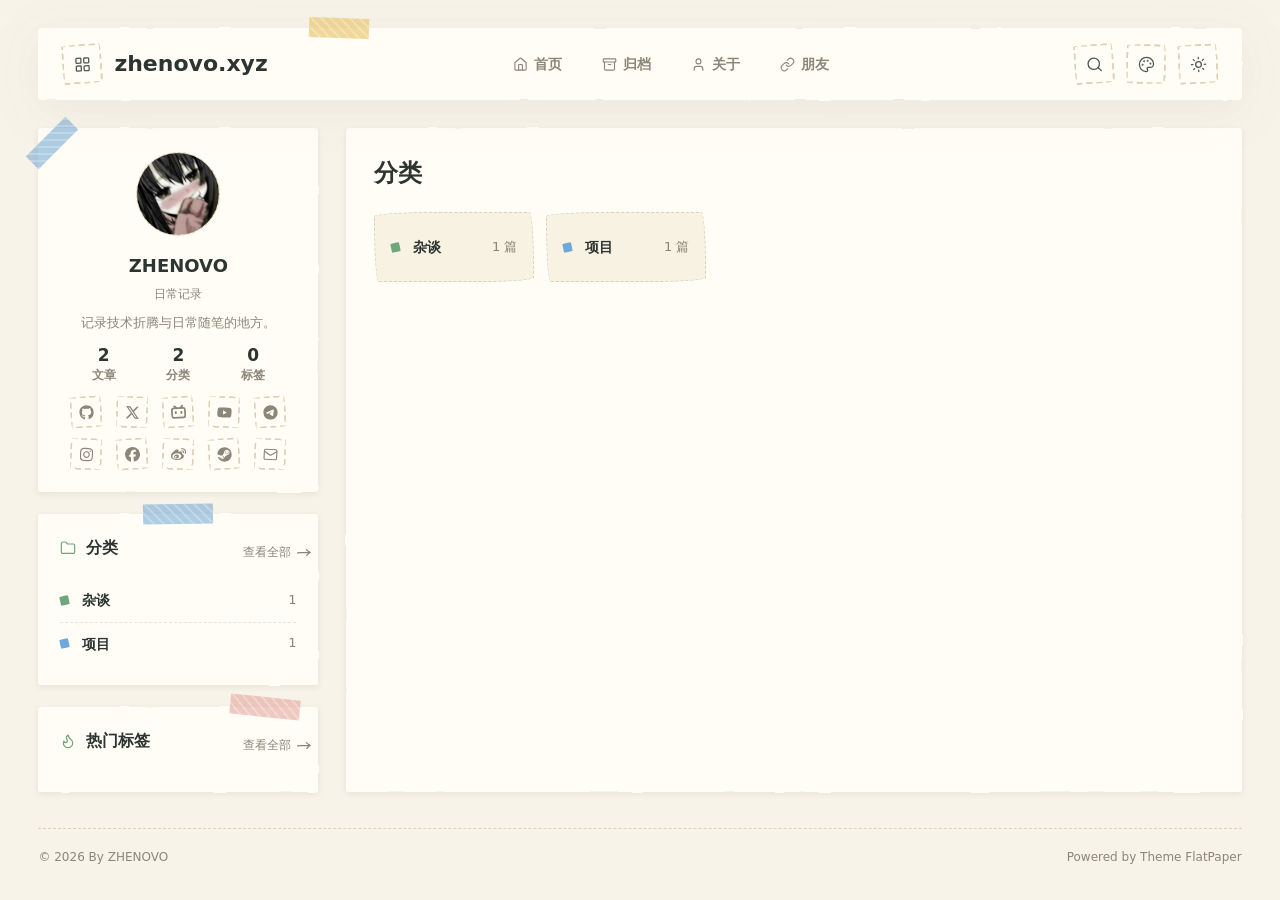
<file: categories/index.html>
<!doctype html>

<html lang="zh-CN" data-fancybox-enabled="1">
<head>
  <meta charset="utf-8">
<meta name="viewport" content="width=device-width, initial-scale=1">
<meta name="theme-color" content="#f7f3e9" data-flatpaper-theme-color>

<title>分类 | zhenovo.xyz</title>
<meta property="og:type" content="website">
<meta property="og:title" content="分类 | zhenovo.xyz">
<meta property="og:url" content="https://www.zhenovo.xyz/categories/">
<meta property="og:site_name" content="zhenovo.xyz">
<meta property="og:locale" content="zh_CN">
<meta property="article:published_time" content="2026-11-13T09:02:40.800Z">
<meta property="article:modified_time" content="2026-11-13T09:02:40.800Z">
<meta property="article:author" content="ZHENOVO">
<meta name="twitter:card" content="summary">
<link rel="canonical" href="https://www.zhenovo.xyz/categories/">

<link rel="icon" href="/img/favicon.ico" type="image/x-icon">

<script type="application/ld+json">{"@context":"https://schema.org","@type":"CollectionPage","headline":"分类 | zhenovo.xyz","name":"分类 | zhenovo.xyz","description":"","url":"https://www.zhenovo.xyz/categories/","inLanguage":"zh-CN","isPartOf":{"@type":"WebSite","name":"zhenovo.xyz","url":"https://www.zhenovo.xyz/"},"about":"分类"}</script>

<script>
  (function () {
    var accents = { orange: 1, purple: 1, sakura: 1, blue: 1, pink: 1, green: 1, black: 1 };
    var match = document.cookie.match(/(?:^|;\s*)flatpaper-accent=([^;]+)/);
    var accent = 'green';
    if (match) {
      try { accent = decodeURIComponent(match[1]); } catch (e) {}
    }
    if (!accents[accent]) accent = 'green';
    document.documentElement.setAttribute('data-accent', accent);
    try {
      if (localStorage.getItem('flatpaper-mode') === 'dark') {
        document.documentElement.classList.add('dark-mode');
      }
    } catch (e) {}
    // Reveal-on-scroll opts in from here so it is applied before first paint
    // (no flash) and never applies without JS. If main.js never runs the
    // observer, the timeout drops the class again so nothing stays hidden.
    if ('IntersectionObserver' in window) {
      document.documentElement.classList.add('reveal-ready');
      setTimeout(function () {
        if (!window.flatpaperRevealReady) {
          document.documentElement.classList.remove('reveal-ready');
        }
      }, 2000);
    }
  })();
</script>

<link rel="stylesheet" href="/css/style.css">






  

  

  

  

  
<link rel="stylesheet" href="https://cdn.jsdelivr.net/npm/@fancyapps/ui@5.0/dist/fancybox/fancybox.css">
<script defer src="https://cdn.jsdelivr.net/npm/@fancyapps/ui@5.0/dist/fancybox/fancybox.umd.js"></script>


  
  <link rel="stylesheet" href="/css/flatpaper-custom.css">
  
<meta name="generator" content="Hexo 8.1.2"></head>

<body
  class="is-list tag-style-tape bg-style-default"
  data-default-accent="green"
  data-code-theme="simple"
  data-note-style="sticky"
  data-note-icons="on"
  data-button-style="tape"
  data-strong-accent="on"
>
  <svg width="0" height="0" style="position:absolute;z-index:-1;" aria-hidden="true">
    <defs>
      <filter id="paper-edge" x="-5%" y="-5%" width="110%" height="110%">
        <feTurbulence type="fractalNoise" baseFrequency="0.04" result="noise" />
        <feDisplacementMap in="SourceGraphic" in2="noise" scale="3" xChannelSelector="R" yChannelSelector="G" />
      </filter>
    </defs>
  </svg>
  
  <header class="site-header">
  
  <button class="icon-button js-sidebar-toggle sidebar-toggle" type="button" aria-label="打开侧边栏" aria-controls="paper-sidebar-drawer" aria-expanded="false">
    
<svg xmlns="http://www.w3.org/2000/svg" width="1em" height="1em" viewBox="0 0 24 24" fill="none" stroke="currentColor" stroke-width="1.8" stroke-linecap="round" stroke-linejoin="round" class="lucide lucide-menu flatpaper-icon flatpaper-icon--lucide" aria-hidden="true"><use href="/icons.svg#flatpaper-icon-lucide-menu"></use></svg>

  </button>

  <div class="brand">
    <div class="brand-mark-wrapper">
      
        <a class="brand-mark" href="/" aria-label="FlatPaper 首页">
          
<svg xmlns="http://www.w3.org/2000/svg" width="1em" height="1em" viewBox="0 0 24 24" fill="none" stroke="currentColor" stroke-width="1.8" stroke-linecap="round" stroke-linejoin="round" class="lucide lucide-layout-grid flatpaper-icon flatpaper-icon--lucide" aria-hidden="true"><use href="/icons.svg#flatpaper-icon-lucide-layout-grid"></use></svg>

        </a>
      
    </div>
    <a class="brand-text" href="/">zhenovo.xyz</a>
  </div>

  <nav class="site-nav" aria-label="主导航">
    
      
        <a class="site-nav-link " href="/">
          
<svg xmlns="http://www.w3.org/2000/svg" width="1em" height="1em" viewBox="0 0 24 24" fill="none" stroke="currentColor" stroke-width="1.8" stroke-linecap="round" stroke-linejoin="round" class="lucide lucide-house flatpaper-icon flatpaper-icon--lucide" aria-hidden="true"><use href="/icons.svg#flatpaper-icon-lucide-house"></use></svg>

          <span>首页</span>
        </a>
      
    
      
        <a class="site-nav-link " href="/archives/">
          
<svg xmlns="http://www.w3.org/2000/svg" width="1em" height="1em" viewBox="0 0 24 24" fill="none" stroke="currentColor" stroke-width="1.8" stroke-linecap="round" stroke-linejoin="round" class="lucide lucide-archive flatpaper-icon flatpaper-icon--lucide" aria-hidden="true"><use href="/icons.svg#flatpaper-icon-lucide-archive"></use></svg>

          <span>归档</span>
        </a>
      
    
      
        <a class="site-nav-link " href="/about.html">
          
<svg xmlns="http://www.w3.org/2000/svg" width="1em" height="1em" viewBox="0 0 24 24" fill="none" stroke="currentColor" stroke-width="1.8" stroke-linecap="round" stroke-linejoin="round" class="lucide lucide-user flatpaper-icon flatpaper-icon--lucide" aria-hidden="true"><use href="/icons.svg#flatpaper-icon-lucide-user"></use></svg>

          <span>关于</span>
        </a>
      
    
      
        <a class="site-nav-link " href="/friends.html">
          
<svg xmlns="http://www.w3.org/2000/svg" width="1em" height="1em" viewBox="0 0 24 24" fill="none" stroke="currentColor" stroke-width="1.8" stroke-linecap="round" stroke-linejoin="round" class="lucide lucide-link flatpaper-icon flatpaper-icon--lucide" aria-hidden="true"><use href="/icons.svg#flatpaper-icon-lucide-link"></use></svg>

          <span>朋友</span>
        </a>
      
    
  </nav>

  <div class="header-tools">
    <button class="icon-button js-search-open" type="button" aria-label="搜索文章">
      
<svg xmlns="http://www.w3.org/2000/svg" width="1em" height="1em" viewBox="0 0 24 24" fill="none" stroke="currentColor" stroke-width="1.8" stroke-linecap="round" stroke-linejoin="round" class="lucide lucide-search flatpaper-icon flatpaper-icon--lucide" aria-hidden="true"><use href="/icons.svg#flatpaper-icon-lucide-search"></use></svg>

    </button>
    <div class="accent-picker">
      <button class="icon-button accent-toggle" type="button" aria-label="选择主题色" title="选择主题色" aria-haspopup="true" aria-expanded="false" aria-controls="accent-menu">
        
<svg xmlns="http://www.w3.org/2000/svg" width="1em" height="1em" viewBox="0 0 24 24" fill="none" stroke="currentColor" stroke-width="1.8" stroke-linecap="round" stroke-linejoin="round" class="lucide lucide-palette flatpaper-icon flatpaper-icon--lucide" aria-hidden="true"><use href="/icons.svg#flatpaper-icon-lucide-palette"></use></svg>

      </button>
      <div class="accent-menu" id="accent-menu" role="menu" aria-label="主题色">
        <button type="button" class="accent-option" role="menuitemradio" aria-label="橙色" aria-checked="false" data-accent-option="orange">
          <span class="accent-swatch accent-swatch--orange" aria-hidden="true"></span>
        </button>
        <button type="button" class="accent-option" role="menuitemradio" aria-label="紫色" aria-checked="false" data-accent-option="purple">
          <span class="accent-swatch accent-swatch--purple" aria-hidden="true"></span>
        </button>
        <button type="button" class="accent-option" role="menuitemradio" aria-label="樱花粉" aria-checked="false" data-accent-option="sakura">
          <span class="accent-swatch accent-swatch--sakura" aria-hidden="true"></span>
        </button>
        <button type="button" class="accent-option" role="menuitemradio" aria-label="蓝色" aria-checked="false" data-accent-option="blue">
          <span class="accent-swatch accent-swatch--blue" aria-hidden="true"></span>
        </button>
        <button type="button" class="accent-option" role="menuitemradio" aria-label="粉色" aria-checked="false" data-accent-option="pink">
          <span class="accent-swatch accent-swatch--pink" aria-hidden="true"></span>
        </button>
        <button type="button" class="accent-option" role="menuitemradio" aria-label="绿色" aria-checked="false" data-accent-option="green">
          <span class="accent-swatch accent-swatch--green" aria-hidden="true"></span>
        </button>
        <button type="button" class="accent-option" role="menuitemradio" aria-label="黑色" aria-checked="false" data-accent-option="black">
          <span class="accent-swatch accent-swatch--black" aria-hidden="true"></span>
        </button>
      </div>
    </div>
    <button class="theme-toggle" type="button" aria-label="切换颜色模式">
      <span class="theme-icon theme-icon--sun">
<svg xmlns="http://www.w3.org/2000/svg" width="1em" height="1em" viewBox="0 0 24 24" fill="none" stroke="currentColor" stroke-width="1.8" stroke-linecap="round" stroke-linejoin="round" class="lucide lucide-sun flatpaper-icon flatpaper-icon--lucide" aria-hidden="true"><use href="/icons.svg#flatpaper-icon-lucide-sun"></use></svg>
</span>
      <span class="theme-icon theme-icon--moon">
<svg xmlns="http://www.w3.org/2000/svg" width="1em" height="1em" viewBox="0 0 24 24" fill="none" stroke="currentColor" stroke-width="1.8" stroke-linecap="round" stroke-linejoin="round" class="lucide lucide-moon flatpaper-icon flatpaper-icon--lucide" aria-hidden="true"><use href="/icons.svg#flatpaper-icon-lucide-moon"></use></svg>
</span>
    </button>
  </div>
</header>


  
  <main class="paper-shell paper-shell--article">
    

<aside id="paper-sidebar-drawer" class="paper-sidebar paper-sidebar--right" aria-label="侧边栏">
  <div class="drawer-toolbar" aria-label="侧边栏工具">
    <div class="drawer-accent-options" role="group" aria-label="主题色">
      <button type="button" class="accent-option" aria-label="橙色" aria-pressed="false" data-accent-option="orange">
        <span class="accent-swatch accent-swatch--orange" aria-hidden="true"></span>
      </button>
      <button type="button" class="accent-option" aria-label="紫色" aria-pressed="false" data-accent-option="purple">
        <span class="accent-swatch accent-swatch--purple" aria-hidden="true"></span>
      </button>
      <button type="button" class="accent-option" aria-label="樱花粉" aria-pressed="false" data-accent-option="sakura">
        <span class="accent-swatch accent-swatch--sakura" aria-hidden="true"></span>
      </button>
      <button type="button" class="accent-option" aria-label="蓝色" aria-pressed="false" data-accent-option="blue">
        <span class="accent-swatch accent-swatch--blue" aria-hidden="true"></span>
      </button>
      <button type="button" class="accent-option" aria-label="粉色" aria-pressed="false" data-accent-option="pink">
        <span class="accent-swatch accent-swatch--pink" aria-hidden="true"></span>
      </button>
      <button type="button" class="accent-option" aria-label="绿色" aria-pressed="false" data-accent-option="green">
        <span class="accent-swatch accent-swatch--green" aria-hidden="true"></span>
      </button>
      <button type="button" class="accent-option" aria-label="黑色" aria-pressed="false" data-accent-option="black">
        <span class="accent-swatch accent-swatch--black" aria-hidden="true"></span>
      </button>
    </div>
    <button class="icon-button drawer-close js-sidebar-close" type="button" aria-label="关闭侧边栏">
      
<svg xmlns="http://www.w3.org/2000/svg" width="1em" height="1em" viewBox="0 0 24 24" fill="none" stroke="currentColor" stroke-width="1.8" stroke-linecap="round" stroke-linejoin="round" class="lucide lucide-x flatpaper-icon flatpaper-icon--lucide" aria-hidden="true"><use href="/icons.svg#flatpaper-icon-lucide-x"></use></svg>

    </button>
  </div>

  <section class="side-card nav-card">
    <nav class="site-nav-drawer" aria-label="移动端导航">
      
        
          <a class="" href="/">
            
<svg xmlns="http://www.w3.org/2000/svg" width="1em" height="1em" viewBox="0 0 24 24" fill="none" stroke="currentColor" stroke-width="1.8" stroke-linecap="round" stroke-linejoin="round" class="lucide lucide-house flatpaper-icon flatpaper-icon--lucide" aria-hidden="true"><use href="/icons.svg#flatpaper-icon-lucide-house"></use></svg>

            <span>首页</span>
          </a>
        
      
        
          <a class="" href="/archives/">
            
<svg xmlns="http://www.w3.org/2000/svg" width="1em" height="1em" viewBox="0 0 24 24" fill="none" stroke="currentColor" stroke-width="1.8" stroke-linecap="round" stroke-linejoin="round" class="lucide lucide-archive flatpaper-icon flatpaper-icon--lucide" aria-hidden="true"><use href="/icons.svg#flatpaper-icon-lucide-archive"></use></svg>

            <span>归档</span>
          </a>
        
      
        
          <a class="" href="/about.html">
            
<svg xmlns="http://www.w3.org/2000/svg" width="1em" height="1em" viewBox="0 0 24 24" fill="none" stroke="currentColor" stroke-width="1.8" stroke-linecap="round" stroke-linejoin="round" class="lucide lucide-user flatpaper-icon flatpaper-icon--lucide" aria-hidden="true"><use href="/icons.svg#flatpaper-icon-lucide-user"></use></svg>

            <span>关于</span>
          </a>
        
      
        
          <a class="" href="/friends.html">
            
<svg xmlns="http://www.w3.org/2000/svg" width="1em" height="1em" viewBox="0 0 24 24" fill="none" stroke="currentColor" stroke-width="1.8" stroke-linecap="round" stroke-linejoin="round" class="lucide lucide-link flatpaper-icon flatpaper-icon--lucide" aria-hidden="true"><use href="/icons.svg#flatpaper-icon-lucide-link"></use></svg>

            <span>朋友</span>
          </a>
        
      
    </nav>
  </section>

  <section class="side-card profile-card reveal">
    
      <div class="avatar avatar--image avatar--circle">
        <img src="/img/avatar.jpg" alt="ZHENOVO" loading="lazy" referrerpolicy="no-referrer">
      </div>
    
    <h3>ZHENOVO</h3>
    <p class="profile-role">日常记录</p>
    <p>记录技术折腾与日常随笔的地方。</p>
    
      <div class="site-info" aria-label="站点信息">
        
          
            <a class="site-info__item" href="/archives/">
              <strong>2</strong>
              <span>文章</span>
            </a>
          
        
          
            <a class="site-info__item" href="/categories/">
              <strong>2</strong>
              <span>分类</span>
            </a>
          
        
          
            <a class="site-info__item" href="/tags/">
              <strong>0</strong>
              <span>标签</span>
            </a>
          
        
      </div>
    
    <div class="socials">
      
        <a href="https://github.com/ZHENOVO" target="_blank" rel="noopener" aria-label="GitHub" data-tooltip="GitHub">
          
            
<svg xmlns="http://www.w3.org/2000/svg" width="1em" height="1em" viewBox="0 0 496 512" fill="currentColor" class="lucide lucide-github flatpaper-icon flatpaper-icon--fa-brands" aria-hidden="true"><use href="/icons.svg#flatpaper-icon-fa-brands-github"></use></svg>

          
        </a>
      
        <a href="https://x.com/" target="_blank" rel="noopener" aria-label="X" data-tooltip="X">
          
            
<svg xmlns="http://www.w3.org/2000/svg" width="1em" height="1em" viewBox="0 0 512 512" fill="currentColor" class="lucide lucide-x-twitter flatpaper-icon flatpaper-icon--fa-brands" aria-hidden="true"><use href="/icons.svg#flatpaper-icon-fa-brands-x-twitter"></use></svg>

          
        </a>
      
        <a href="https://space.bilibili.com/" target="_blank" rel="noopener" aria-label="Bilibili" data-tooltip="Bilibili">
          
            
<svg xmlns="http://www.w3.org/2000/svg" width="1em" height="1em" viewBox="0 0 512 512" fill="currentColor" class="lucide lucide-bilibili flatpaper-icon flatpaper-icon--fa-brands" aria-hidden="true"><use href="/icons.svg#flatpaper-icon-fa-brands-bilibili"></use></svg>

          
        </a>
      
        <a href="https://www.youtube.com/" target="_blank" rel="noopener" aria-label="YouTube" data-tooltip="YouTube">
          
            
<svg xmlns="http://www.w3.org/2000/svg" width="1em" height="1em" viewBox="0 0 576 512" fill="currentColor" class="lucide lucide-youtube flatpaper-icon flatpaper-icon--fa-brands" aria-hidden="true"><use href="/icons.svg#flatpaper-icon-fa-brands-youtube"></use></svg>

          
        </a>
      
        <a href="https://t.me/" target="_blank" rel="noopener" aria-label="Telegram" data-tooltip="Telegram">
          
            
<svg xmlns="http://www.w3.org/2000/svg" width="1em" height="1em" viewBox="0 0 496 512" fill="currentColor" class="lucide lucide-telegram flatpaper-icon flatpaper-icon--fa-brands" aria-hidden="true"><use href="/icons.svg#flatpaper-icon-fa-brands-telegram"></use></svg>

          
        </a>
      
        <a href="https://www.instagram.com/" target="_blank" rel="noopener" aria-label="Instagram" data-tooltip="Instagram">
          
            
<svg xmlns="http://www.w3.org/2000/svg" width="1em" height="1em" viewBox="0 0 448 512" fill="currentColor" class="lucide lucide-instagram flatpaper-icon flatpaper-icon--fa-brands" aria-hidden="true"><use href="/icons.svg#flatpaper-icon-fa-brands-instagram"></use></svg>

          
        </a>
      
        <a href="https://www.facebook.com/" target="_blank" rel="noopener" aria-label="Facebook" data-tooltip="Facebook">
          
            
<svg xmlns="http://www.w3.org/2000/svg" width="1em" height="1em" viewBox="0 0 512 512" fill="currentColor" class="lucide lucide-facebook flatpaper-icon flatpaper-icon--fa-brands" aria-hidden="true"><use href="/icons.svg#flatpaper-icon-fa-brands-facebook"></use></svg>

          
        </a>
      
        <a href="https://weibo.com/" target="_blank" rel="noopener" aria-label="Weibo" data-tooltip="Weibo">
          
            
<svg xmlns="http://www.w3.org/2000/svg" width="1em" height="1em" viewBox="0 0 512 512" fill="currentColor" class="lucide lucide-weibo flatpaper-icon flatpaper-icon--fa-brands" aria-hidden="true"><use href="/icons.svg#flatpaper-icon-fa-brands-weibo"></use></svg>

          
        </a>
      
        <a href="https://steamcommunity.com/" target="_blank" rel="noopener" aria-label="Steam" data-tooltip="Steam">
          
            
<svg xmlns="http://www.w3.org/2000/svg" width="1em" height="1em" viewBox="0 0 496 512" fill="currentColor" class="lucide lucide-steam flatpaper-icon flatpaper-icon--fa-brands" aria-hidden="true"><use href="/icons.svg#flatpaper-icon-fa-brands-steam"></use></svg>

          
        </a>
      
        <a href="mailto:you@example.com" target="_blank" rel="noopener" aria-label="Email" data-tooltip="Email">
          
            
<svg xmlns="http://www.w3.org/2000/svg" width="1em" height="1em" viewBox="0 0 24 24" fill="none" stroke="currentColor" stroke-width="1.8" stroke-linecap="round" stroke-linejoin="round" class="lucide lucide-mail flatpaper-icon flatpaper-icon--lucide" aria-hidden="true"><use href="/icons.svg#flatpaper-icon-lucide-mail"></use></svg>

          
        </a>
      
      
    </div>
  </section>

  

  
    <section class="side-card categories-card reveal">
      <header class="side-card__head">
        <h2>
<svg xmlns="http://www.w3.org/2000/svg" width="1em" height="1em" viewBox="0 0 24 24" fill="none" stroke="currentColor" stroke-width="1.8" stroke-linecap="round" stroke-linejoin="round" class="lucide lucide-folder flatpaper-icon flatpaper-icon--lucide" aria-hidden="true"><use href="/icons.svg#flatpaper-icon-lucide-folder"></use></svg>
分类</h2>
        <a class="side-card__more" href="/categories/">
          <span class="marker-swipe">查看全部</span>
        </a>
      </header>
      
        <a href="/categories/%E6%9D%82%E8%B0%88/">
          <span class="dot dot-0"></span>
          <strong><span class="marker-swipe">杂谈</span></strong>
          <em>1</em>
        </a>
      
        <a href="/categories/%E9%A1%B9%E7%9B%AE/">
          <span class="dot dot-1"></span>
          <strong><span class="marker-swipe">项目</span></strong>
          <em>1</em>
        </a>
      
    </section>

    <section class="side-card tag-card reveal">
      <header class="side-card__head tag-card__head">
        <h2>
<svg xmlns="http://www.w3.org/2000/svg" width="1em" height="1em" viewBox="0 0 24 24" fill="none" stroke="currentColor" stroke-width="1.8" stroke-linecap="round" stroke-linejoin="round" class="lucide lucide-flame flatpaper-icon flatpaper-icon--lucide" aria-hidden="true"><use href="/icons.svg#flatpaper-icon-lucide-flame"></use></svg>
热门标签</h2>
        <a class="side-card__more tag-card__more" href="/tags/">
          <span class="marker-swipe">查看全部</span>
        </a>
      </header>
      <div class="tag-cloud">
        
        
      </div>
    </section>
  

  

</aside>

    <section class="paper-main">
      

  
<section class="taxonomy-paper">
  
    <h1>分类</h1>
  
  
    <div class="taxonomy-grid">
      
        <a class="taxonomy-card" href="/categories/%E6%9D%82%E8%B0%88/">
          <span class="dot dot-0"></span>
          <strong>杂谈</strong>
          <em>1 篇</em>
        </a>
      
        <a class="taxonomy-card" href="/categories/%E9%A1%B9%E7%9B%AE/">
          <span class="dot dot-1"></span>
          <strong>项目</strong>
          <em>1 篇</em>
        </a>
      
    </div>
  
</section>



      


    </section>
    
  </main>

  <div class="sidebar-backdrop js-sidebar-close" aria-hidden="true"></div>

  
<footer class="site-footer">
  <span class="site-footer__left">© 2026 By ZHENOVO</span>
  
    <span class="site-footer__right">
      
        <span class="site-footer__row"><span class="site-footer__powered"><span class="site-footer__powered-prefix">Powered by Theme</span> <a href="https://github.com/Homulilly/hexo-theme-flatpaper" target="_blank" rel="noopener">FlatPaper</a></span></span>
      
    </span>
  
</footer>

  
<div class="search-panel" aria-hidden="true" data-index-url="/flatpaper-search.json">
  <div class="search-backdrop js-search-close"></div>
  <section class="search-dialog" role="dialog" aria-modal="true" aria-label="搜索文章">
    <span class="tape tape--top-left" aria-hidden="true"></span>
    <header class="search-head">
      <h2><span class="green-dot"></span>搜索文章</h2>
      <button class="icon-button js-search-close" type="button" aria-label="关闭搜索">
        
<svg xmlns="http://www.w3.org/2000/svg" width="1em" height="1em" viewBox="0 0 24 24" fill="none" stroke="currentColor" stroke-width="1.8" stroke-linecap="round" stroke-linejoin="round" class="lucide lucide-x flatpaper-icon flatpaper-icon--lucide" aria-hidden="true"><use href="/icons.svg#flatpaper-icon-lucide-x"></use></svg>

      </button>
    </header>
    <label class="search-field">
      
<svg xmlns="http://www.w3.org/2000/svg" width="1em" height="1em" viewBox="0 0 24 24" fill="none" stroke="currentColor" stroke-width="1.8" stroke-linecap="round" stroke-linejoin="round" class="lucide lucide-search flatpaper-icon flatpaper-icon--lucide" aria-hidden="true"><use href="/icons.svg#flatpaper-icon-lucide-search"></use></svg>

      <input id="flatpaper-search" class="search-input" type="search" placeholder="输入关键词，按 Esc 关闭" autocomplete="off">
    </label>
    <div class="search-results" data-empty="输入关键词后显示匹配的文章">
      <p class="search-empty">输入关键词后显示匹配的文章</p>
    </div>
  </section>
</div>

  <script>
  window.FLATPAPER_I18N = {"language":"zh-CN","common.posts":"文章","common.categories":"分类","common.tags":"标签","common.comments":"评论","common.share":"分享","common.page":"页面","common.archive":"归档","common.post_list":"文章列表","common.search_posts":"搜索文章","common.random_posts":"随机文章","common.reward":"赞赏","common.view_all":"查看全部","pagination.prev":"上一页","pagination.next":"下一页","pagination.post_pager":"文章分页","pagination.archive_pager":"归档分页","index.featured":"精选文章","index.pinned":"置顶","index.read_more":"阅读全文","index.previous_slide":"上一张","index.next_slide":"下一张","index.carousel_pagination":"轮播页码","index.carousel_slide":"第 %d 张","index.latest_posts":"最新文章","index.empty_posts":"还没有文章。创建第一篇文章后，这里会显示最新内容。","archive.title":"归档","archive.post_list":"文章列表","taxonomy.category_count":"%d 篇","taxonomy.empty_categories":"暂时还没有分类。","taxonomy.empty_tags":"暂时还没有标签。","links.label":"友链","links.title":"友情链接","links.empty_data":"暂未加载到友链数据。请确认 source/_data/links.yml 存在并已 hexo clean。","links.rss_label":"%s 的 RSS","friends_feed.label":"朋友圈","friends_feed.title":"友链朋友圈","friends_feed.loading":"正在加载友链动态…","friends_feed.missing_url":"暂未配置 all.json 地址。","friends_feed.load_failed":"友链动态加载失败，请稍后再试。","friends_feed.empty":"暂时没有抓取到友链文章。","friends_feed.load_more":"加载更多","friends_feed.updated_at":"更新于 %s","friends_feed.friend_count":"%d 位友邻","friends_feed.active_count":"%d 位活跃","friends_feed.article_count":"%d 篇文章","friends_feed.unknown_author":"未知站点","friends_feed.date_unknown":"时间未知","guestbook.label":"留言板","guestbook.title":"留言板","guestbook.loading":"正在铺开留言墙…","guestbook.missing_config":"留言墙需要评论系统：请在主题配置中设置 comments: twikoo（并填写 envId）或 comments: artalk（并填写 server）。","guestbook.load_failed":"留言加载失败，请稍后再试。","guestbook.empty":"墙上还空着，来贴第一张留言吧！","guestbook.load_more":"展开更多留言","guestbook.total_count":"共 %d 条留言","guestbook.latest_note":"墙上展示最新 %d 条","guestbook.jump_to_comment":"查看留言","guestbook.sort_time":"查看最新","guestbook.sort_random":"随机排序","guestbook.anonymous":"匿名访客","guestbook.write_hint":"在下方留言，刷新后就会贴到墙上","post.scroll_to_comments":"跳转到评论区","post.previous":"上一篇","post.next":"下一篇","post.no_previous":"没有更早的文章了","post.no_next":"已经是最新的一篇","post.back_to_top":"返回顶部","post.related_posts":"相关文章","post.view_more":"查看更多","not_found.label":"页面走丢了","not_found.title":"找不到这个页面","not_found.text":"这个地址可能已经移动、删除，或者从未存在。","not_found.home":"返回首页","not_found.search":"搜索文章","search.placeholder":"输入关键词，按 Esc 关闭","search.empty":"输入关键词后显示匹配的文章","search.loading":"正在加载搜索索引…","search.load_failed":"搜索索引加载失败，请重新打开搜索重试","search.no_result":"没有找到与 \"%s\" 相关的文章","search.close":"关闭搜索","code.copy":"复制代码","code.collapse":"折叠代码","code.expand":"展开代码","heading.anchor":"链接到此节: %s","head.tag":"标签：%s","head.category":"分类：%s","head.archive":"归档","head.archive_with_date":"归档：%s","head.page_number":"第 %d 页","navigation.primary":"主导航","navigation.mobile":"移动端导航","navigation.brand_home":"FlatPaper 首页","navigation.brand_menu":"打开站点导航","navigation.open_sidebar":"打开侧边栏","navigation.close_sidebar":"关闭侧边栏","navigation.sidebar":"侧边栏","navigation.sidebar_tools":"侧边栏工具","navigation.site_links":"站点链接","navigation.site_info":"站点信息","colors.choose_theme_color":"选择主题色","colors.theme_color":"主题色","colors.toggle_color_mode":"切换颜色模式","colors.green":"绿色","colors.purple":"紫色","colors.pink":"粉色","colors.sakura":"樱花粉","colors.blue":"蓝色","colors.orange":"橙色","colors.black":"黑色","profile.default_bio":"热爱生活，热爱代码，喜欢分享技术与生活中的点滴。","welcome.cta":"开始阅读","welcome.title":"欢迎来到 FlatPaper","welcome.text":"一个专注于内容与阅读体验的博客主题。","typed.from":"出自","reward_list.total":"共 %s 人","reward_list.updated":"最新更新时间：","stack_album.label":"堆叠相册","home_hero.label":"首页开屏","home_hero.enter":"开始阅读","home_hero.note":"今日","home_hero.default_subtitle":"日常记录","home_hero.nav_links":"开屏导航","home_hero.profile_links":"个人链接","home_hero.tools":"开屏工具","home_hero.shuffle_stickers":"打乱贴纸位置","home_hero.link":"链接","home_hero.sticker_image":"贴纸图片","home_hero.visit_confirm":"要访问 %s 吗？","home_hero.visit":"访问","home_hero.cancel":"取消","toc.title":"文章目录","toc.empty":"目录会根据文章标题自动生成。","toc.expand_all":"展开全部目录","toc.collapse_all":"收起全部目录","sidebar.hot_tags":"热门标签","sidebar.latest_posts":"最新文章"};
  </script>
  
<script src="/js/main.js"></script>

  
</body>
</html>
</file>
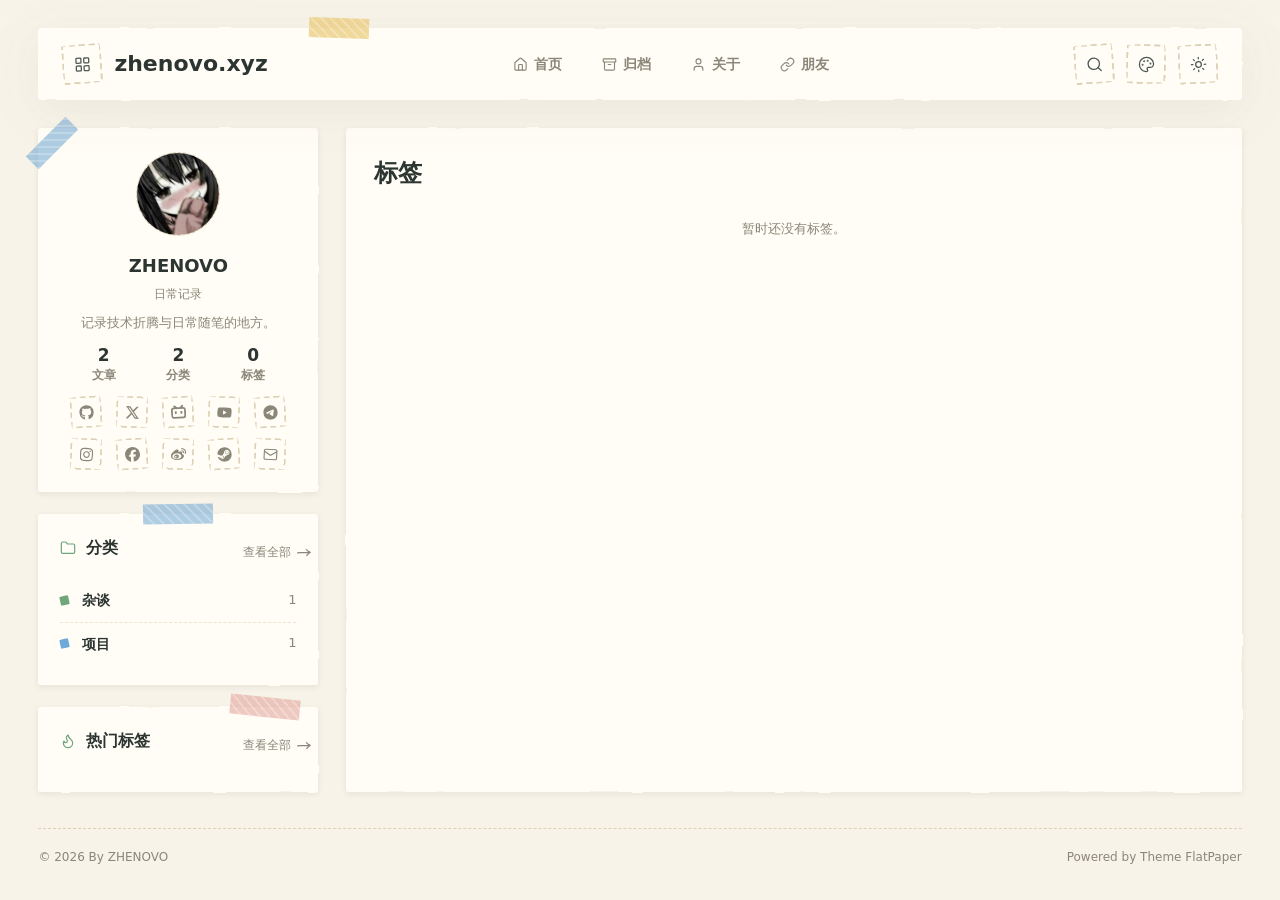
<file: tags/index.html>
<!doctype html>

<html lang="zh-CN" data-fancybox-enabled="1">
<head>
  <meta charset="utf-8">
<meta name="viewport" content="width=device-width, initial-scale=1">
<meta name="theme-color" content="#f7f3e9" data-flatpaper-theme-color>

<title>标签 | zhenovo.xyz</title>
<meta property="og:type" content="website">
<meta property="og:title" content="标签 | zhenovo.xyz">
<meta property="og:url" content="https://www.zhenovo.xyz/tags/">
<meta property="og:site_name" content="zhenovo.xyz">
<meta property="og:locale" content="zh_CN">
<meta property="article:published_time" content="2026-11-13T09:02:41.234Z">
<meta property="article:modified_time" content="2026-11-13T09:02:41.234Z">
<meta property="article:author" content="ZHENOVO">
<meta name="twitter:card" content="summary">
<link rel="canonical" href="https://www.zhenovo.xyz/tags/">

<link rel="icon" href="/img/favicon.ico" type="image/x-icon">

<script type="application/ld+json">{"@context":"https://schema.org","@type":"CollectionPage","headline":"标签 | zhenovo.xyz","name":"标签 | zhenovo.xyz","description":"","url":"https://www.zhenovo.xyz/tags/","inLanguage":"zh-CN","isPartOf":{"@type":"WebSite","name":"zhenovo.xyz","url":"https://www.zhenovo.xyz/"},"about":"标签"}</script>

<script>
  (function () {
    var accents = { orange: 1, purple: 1, sakura: 1, blue: 1, pink: 1, green: 1, black: 1 };
    var match = document.cookie.match(/(?:^|;\s*)flatpaper-accent=([^;]+)/);
    var accent = 'green';
    if (match) {
      try { accent = decodeURIComponent(match[1]); } catch (e) {}
    }
    if (!accents[accent]) accent = 'green';
    document.documentElement.setAttribute('data-accent', accent);
    try {
      if (localStorage.getItem('flatpaper-mode') === 'dark') {
        document.documentElement.classList.add('dark-mode');
      }
    } catch (e) {}
    // Reveal-on-scroll opts in from here so it is applied before first paint
    // (no flash) and never applies without JS. If main.js never runs the
    // observer, the timeout drops the class again so nothing stays hidden.
    if ('IntersectionObserver' in window) {
      document.documentElement.classList.add('reveal-ready');
      setTimeout(function () {
        if (!window.flatpaperRevealReady) {
          document.documentElement.classList.remove('reveal-ready');
        }
      }, 2000);
    }
  })();
</script>

<link rel="stylesheet" href="/css/style.css">






  

  

  

  

  
<link rel="stylesheet" href="https://cdn.jsdelivr.net/npm/@fancyapps/ui@5.0/dist/fancybox/fancybox.css">
<script defer src="https://cdn.jsdelivr.net/npm/@fancyapps/ui@5.0/dist/fancybox/fancybox.umd.js"></script>


  
  <link rel="stylesheet" href="/css/flatpaper-custom.css">
  
<meta name="generator" content="Hexo 8.1.2"></head>

<body
  class="is-list tag-style-tape bg-style-default"
  data-default-accent="green"
  data-code-theme="simple"
  data-note-style="sticky"
  data-note-icons="on"
  data-button-style="tape"
  data-strong-accent="on"
>
  <svg width="0" height="0" style="position:absolute;z-index:-1;" aria-hidden="true">
    <defs>
      <filter id="paper-edge" x="-5%" y="-5%" width="110%" height="110%">
        <feTurbulence type="fractalNoise" baseFrequency="0.04" result="noise" />
        <feDisplacementMap in="SourceGraphic" in2="noise" scale="3" xChannelSelector="R" yChannelSelector="G" />
      </filter>
    </defs>
  </svg>
  
  <header class="site-header">
  
  <button class="icon-button js-sidebar-toggle sidebar-toggle" type="button" aria-label="打开侧边栏" aria-controls="paper-sidebar-drawer" aria-expanded="false">
    
<svg xmlns="http://www.w3.org/2000/svg" width="1em" height="1em" viewBox="0 0 24 24" fill="none" stroke="currentColor" stroke-width="1.8" stroke-linecap="round" stroke-linejoin="round" class="lucide lucide-menu flatpaper-icon flatpaper-icon--lucide" aria-hidden="true"><use href="/icons.svg#flatpaper-icon-lucide-menu"></use></svg>

  </button>

  <div class="brand">
    <div class="brand-mark-wrapper">
      
        <a class="brand-mark" href="/" aria-label="FlatPaper 首页">
          
<svg xmlns="http://www.w3.org/2000/svg" width="1em" height="1em" viewBox="0 0 24 24" fill="none" stroke="currentColor" stroke-width="1.8" stroke-linecap="round" stroke-linejoin="round" class="lucide lucide-layout-grid flatpaper-icon flatpaper-icon--lucide" aria-hidden="true"><use href="/icons.svg#flatpaper-icon-lucide-layout-grid"></use></svg>

        </a>
      
    </div>
    <a class="brand-text" href="/">zhenovo.xyz</a>
  </div>

  <nav class="site-nav" aria-label="主导航">
    
      
        <a class="site-nav-link " href="/">
          
<svg xmlns="http://www.w3.org/2000/svg" width="1em" height="1em" viewBox="0 0 24 24" fill="none" stroke="currentColor" stroke-width="1.8" stroke-linecap="round" stroke-linejoin="round" class="lucide lucide-house flatpaper-icon flatpaper-icon--lucide" aria-hidden="true"><use href="/icons.svg#flatpaper-icon-lucide-house"></use></svg>

          <span>首页</span>
        </a>
      
    
      
        <a class="site-nav-link " href="/archives/">
          
<svg xmlns="http://www.w3.org/2000/svg" width="1em" height="1em" viewBox="0 0 24 24" fill="none" stroke="currentColor" stroke-width="1.8" stroke-linecap="round" stroke-linejoin="round" class="lucide lucide-archive flatpaper-icon flatpaper-icon--lucide" aria-hidden="true"><use href="/icons.svg#flatpaper-icon-lucide-archive"></use></svg>

          <span>归档</span>
        </a>
      
    
      
        <a class="site-nav-link " href="/about.html">
          
<svg xmlns="http://www.w3.org/2000/svg" width="1em" height="1em" viewBox="0 0 24 24" fill="none" stroke="currentColor" stroke-width="1.8" stroke-linecap="round" stroke-linejoin="round" class="lucide lucide-user flatpaper-icon flatpaper-icon--lucide" aria-hidden="true"><use href="/icons.svg#flatpaper-icon-lucide-user"></use></svg>

          <span>关于</span>
        </a>
      
    
      
        <a class="site-nav-link " href="/friends.html">
          
<svg xmlns="http://www.w3.org/2000/svg" width="1em" height="1em" viewBox="0 0 24 24" fill="none" stroke="currentColor" stroke-width="1.8" stroke-linecap="round" stroke-linejoin="round" class="lucide lucide-link flatpaper-icon flatpaper-icon--lucide" aria-hidden="true"><use href="/icons.svg#flatpaper-icon-lucide-link"></use></svg>

          <span>朋友</span>
        </a>
      
    
  </nav>

  <div class="header-tools">
    <button class="icon-button js-search-open" type="button" aria-label="搜索文章">
      
<svg xmlns="http://www.w3.org/2000/svg" width="1em" height="1em" viewBox="0 0 24 24" fill="none" stroke="currentColor" stroke-width="1.8" stroke-linecap="round" stroke-linejoin="round" class="lucide lucide-search flatpaper-icon flatpaper-icon--lucide" aria-hidden="true"><use href="/icons.svg#flatpaper-icon-lucide-search"></use></svg>

    </button>
    <div class="accent-picker">
      <button class="icon-button accent-toggle" type="button" aria-label="选择主题色" title="选择主题色" aria-haspopup="true" aria-expanded="false" aria-controls="accent-menu">
        
<svg xmlns="http://www.w3.org/2000/svg" width="1em" height="1em" viewBox="0 0 24 24" fill="none" stroke="currentColor" stroke-width="1.8" stroke-linecap="round" stroke-linejoin="round" class="lucide lucide-palette flatpaper-icon flatpaper-icon--lucide" aria-hidden="true"><use href="/icons.svg#flatpaper-icon-lucide-palette"></use></svg>

      </button>
      <div class="accent-menu" id="accent-menu" role="menu" aria-label="主题色">
        <button type="button" class="accent-option" role="menuitemradio" aria-label="橙色" aria-checked="false" data-accent-option="orange">
          <span class="accent-swatch accent-swatch--orange" aria-hidden="true"></span>
        </button>
        <button type="button" class="accent-option" role="menuitemradio" aria-label="紫色" aria-checked="false" data-accent-option="purple">
          <span class="accent-swatch accent-swatch--purple" aria-hidden="true"></span>
        </button>
        <button type="button" class="accent-option" role="menuitemradio" aria-label="樱花粉" aria-checked="false" data-accent-option="sakura">
          <span class="accent-swatch accent-swatch--sakura" aria-hidden="true"></span>
        </button>
        <button type="button" class="accent-option" role="menuitemradio" aria-label="蓝色" aria-checked="false" data-accent-option="blue">
          <span class="accent-swatch accent-swatch--blue" aria-hidden="true"></span>
        </button>
        <button type="button" class="accent-option" role="menuitemradio" aria-label="粉色" aria-checked="false" data-accent-option="pink">
          <span class="accent-swatch accent-swatch--pink" aria-hidden="true"></span>
        </button>
        <button type="button" class="accent-option" role="menuitemradio" aria-label="绿色" aria-checked="false" data-accent-option="green">
          <span class="accent-swatch accent-swatch--green" aria-hidden="true"></span>
        </button>
        <button type="button" class="accent-option" role="menuitemradio" aria-label="黑色" aria-checked="false" data-accent-option="black">
          <span class="accent-swatch accent-swatch--black" aria-hidden="true"></span>
        </button>
      </div>
    </div>
    <button class="theme-toggle" type="button" aria-label="切换颜色模式">
      <span class="theme-icon theme-icon--sun">
<svg xmlns="http://www.w3.org/2000/svg" width="1em" height="1em" viewBox="0 0 24 24" fill="none" stroke="currentColor" stroke-width="1.8" stroke-linecap="round" stroke-linejoin="round" class="lucide lucide-sun flatpaper-icon flatpaper-icon--lucide" aria-hidden="true"><use href="/icons.svg#flatpaper-icon-lucide-sun"></use></svg>
</span>
      <span class="theme-icon theme-icon--moon">
<svg xmlns="http://www.w3.org/2000/svg" width="1em" height="1em" viewBox="0 0 24 24" fill="none" stroke="currentColor" stroke-width="1.8" stroke-linecap="round" stroke-linejoin="round" class="lucide lucide-moon flatpaper-icon flatpaper-icon--lucide" aria-hidden="true"><use href="/icons.svg#flatpaper-icon-lucide-moon"></use></svg>
</span>
    </button>
  </div>
</header>


  
  <main class="paper-shell paper-shell--article">
    

<aside id="paper-sidebar-drawer" class="paper-sidebar paper-sidebar--right" aria-label="侧边栏">
  <div class="drawer-toolbar" aria-label="侧边栏工具">
    <div class="drawer-accent-options" role="group" aria-label="主题色">
      <button type="button" class="accent-option" aria-label="橙色" aria-pressed="false" data-accent-option="orange">
        <span class="accent-swatch accent-swatch--orange" aria-hidden="true"></span>
      </button>
      <button type="button" class="accent-option" aria-label="紫色" aria-pressed="false" data-accent-option="purple">
        <span class="accent-swatch accent-swatch--purple" aria-hidden="true"></span>
      </button>
      <button type="button" class="accent-option" aria-label="樱花粉" aria-pressed="false" data-accent-option="sakura">
        <span class="accent-swatch accent-swatch--sakura" aria-hidden="true"></span>
      </button>
      <button type="button" class="accent-option" aria-label="蓝色" aria-pressed="false" data-accent-option="blue">
        <span class="accent-swatch accent-swatch--blue" aria-hidden="true"></span>
      </button>
      <button type="button" class="accent-option" aria-label="粉色" aria-pressed="false" data-accent-option="pink">
        <span class="accent-swatch accent-swatch--pink" aria-hidden="true"></span>
      </button>
      <button type="button" class="accent-option" aria-label="绿色" aria-pressed="false" data-accent-option="green">
        <span class="accent-swatch accent-swatch--green" aria-hidden="true"></span>
      </button>
      <button type="button" class="accent-option" aria-label="黑色" aria-pressed="false" data-accent-option="black">
        <span class="accent-swatch accent-swatch--black" aria-hidden="true"></span>
      </button>
    </div>
    <button class="icon-button drawer-close js-sidebar-close" type="button" aria-label="关闭侧边栏">
      
<svg xmlns="http://www.w3.org/2000/svg" width="1em" height="1em" viewBox="0 0 24 24" fill="none" stroke="currentColor" stroke-width="1.8" stroke-linecap="round" stroke-linejoin="round" class="lucide lucide-x flatpaper-icon flatpaper-icon--lucide" aria-hidden="true"><use href="/icons.svg#flatpaper-icon-lucide-x"></use></svg>

    </button>
  </div>

  <section class="side-card nav-card">
    <nav class="site-nav-drawer" aria-label="移动端导航">
      
        
          <a class="" href="/">
            
<svg xmlns="http://www.w3.org/2000/svg" width="1em" height="1em" viewBox="0 0 24 24" fill="none" stroke="currentColor" stroke-width="1.8" stroke-linecap="round" stroke-linejoin="round" class="lucide lucide-house flatpaper-icon flatpaper-icon--lucide" aria-hidden="true"><use href="/icons.svg#flatpaper-icon-lucide-house"></use></svg>

            <span>首页</span>
          </a>
        
      
        
          <a class="" href="/archives/">
            
<svg xmlns="http://www.w3.org/2000/svg" width="1em" height="1em" viewBox="0 0 24 24" fill="none" stroke="currentColor" stroke-width="1.8" stroke-linecap="round" stroke-linejoin="round" class="lucide lucide-archive flatpaper-icon flatpaper-icon--lucide" aria-hidden="true"><use href="/icons.svg#flatpaper-icon-lucide-archive"></use></svg>

            <span>归档</span>
          </a>
        
      
        
          <a class="" href="/about.html">
            
<svg xmlns="http://www.w3.org/2000/svg" width="1em" height="1em" viewBox="0 0 24 24" fill="none" stroke="currentColor" stroke-width="1.8" stroke-linecap="round" stroke-linejoin="round" class="lucide lucide-user flatpaper-icon flatpaper-icon--lucide" aria-hidden="true"><use href="/icons.svg#flatpaper-icon-lucide-user"></use></svg>

            <span>关于</span>
          </a>
        
      
        
          <a class="" href="/friends.html">
            
<svg xmlns="http://www.w3.org/2000/svg" width="1em" height="1em" viewBox="0 0 24 24" fill="none" stroke="currentColor" stroke-width="1.8" stroke-linecap="round" stroke-linejoin="round" class="lucide lucide-link flatpaper-icon flatpaper-icon--lucide" aria-hidden="true"><use href="/icons.svg#flatpaper-icon-lucide-link"></use></svg>

            <span>朋友</span>
          </a>
        
      
    </nav>
  </section>

  <section class="side-card profile-card reveal">
    
      <div class="avatar avatar--image avatar--circle">
        <img src="/img/avatar.jpg" alt="ZHENOVO" loading="lazy" referrerpolicy="no-referrer">
      </div>
    
    <h3>ZHENOVO</h3>
    <p class="profile-role">日常记录</p>
    <p>记录技术折腾与日常随笔的地方。</p>
    
      <div class="site-info" aria-label="站点信息">
        
          
            <a class="site-info__item" href="/archives/">
              <strong>2</strong>
              <span>文章</span>
            </a>
          
        
          
            <a class="site-info__item" href="/categories/">
              <strong>2</strong>
              <span>分类</span>
            </a>
          
        
          
            <a class="site-info__item" href="/tags/">
              <strong>0</strong>
              <span>标签</span>
            </a>
          
        
      </div>
    
    <div class="socials">
      
        <a href="https://github.com/ZHENOVO" target="_blank" rel="noopener" aria-label="GitHub" data-tooltip="GitHub">
          
            
<svg xmlns="http://www.w3.org/2000/svg" width="1em" height="1em" viewBox="0 0 496 512" fill="currentColor" class="lucide lucide-github flatpaper-icon flatpaper-icon--fa-brands" aria-hidden="true"><use href="/icons.svg#flatpaper-icon-fa-brands-github"></use></svg>

          
        </a>
      
        <a href="https://x.com/" target="_blank" rel="noopener" aria-label="X" data-tooltip="X">
          
            
<svg xmlns="http://www.w3.org/2000/svg" width="1em" height="1em" viewBox="0 0 512 512" fill="currentColor" class="lucide lucide-x-twitter flatpaper-icon flatpaper-icon--fa-brands" aria-hidden="true"><use href="/icons.svg#flatpaper-icon-fa-brands-x-twitter"></use></svg>

          
        </a>
      
        <a href="https://space.bilibili.com/" target="_blank" rel="noopener" aria-label="Bilibili" data-tooltip="Bilibili">
          
            
<svg xmlns="http://www.w3.org/2000/svg" width="1em" height="1em" viewBox="0 0 512 512" fill="currentColor" class="lucide lucide-bilibili flatpaper-icon flatpaper-icon--fa-brands" aria-hidden="true"><use href="/icons.svg#flatpaper-icon-fa-brands-bilibili"></use></svg>

          
        </a>
      
        <a href="https://www.youtube.com/" target="_blank" rel="noopener" aria-label="YouTube" data-tooltip="YouTube">
          
            
<svg xmlns="http://www.w3.org/2000/svg" width="1em" height="1em" viewBox="0 0 576 512" fill="currentColor" class="lucide lucide-youtube flatpaper-icon flatpaper-icon--fa-brands" aria-hidden="true"><use href="/icons.svg#flatpaper-icon-fa-brands-youtube"></use></svg>

          
        </a>
      
        <a href="https://t.me/" target="_blank" rel="noopener" aria-label="Telegram" data-tooltip="Telegram">
          
            
<svg xmlns="http://www.w3.org/2000/svg" width="1em" height="1em" viewBox="0 0 496 512" fill="currentColor" class="lucide lucide-telegram flatpaper-icon flatpaper-icon--fa-brands" aria-hidden="true"><use href="/icons.svg#flatpaper-icon-fa-brands-telegram"></use></svg>

          
        </a>
      
        <a href="https://www.instagram.com/" target="_blank" rel="noopener" aria-label="Instagram" data-tooltip="Instagram">
          
            
<svg xmlns="http://www.w3.org/2000/svg" width="1em" height="1em" viewBox="0 0 448 512" fill="currentColor" class="lucide lucide-instagram flatpaper-icon flatpaper-icon--fa-brands" aria-hidden="true"><use href="/icons.svg#flatpaper-icon-fa-brands-instagram"></use></svg>

          
        </a>
      
        <a href="https://www.facebook.com/" target="_blank" rel="noopener" aria-label="Facebook" data-tooltip="Facebook">
          
            
<svg xmlns="http://www.w3.org/2000/svg" width="1em" height="1em" viewBox="0 0 512 512" fill="currentColor" class="lucide lucide-facebook flatpaper-icon flatpaper-icon--fa-brands" aria-hidden="true"><use href="/icons.svg#flatpaper-icon-fa-brands-facebook"></use></svg>

          
        </a>
      
        <a href="https://weibo.com/" target="_blank" rel="noopener" aria-label="Weibo" data-tooltip="Weibo">
          
            
<svg xmlns="http://www.w3.org/2000/svg" width="1em" height="1em" viewBox="0 0 512 512" fill="currentColor" class="lucide lucide-weibo flatpaper-icon flatpaper-icon--fa-brands" aria-hidden="true"><use href="/icons.svg#flatpaper-icon-fa-brands-weibo"></use></svg>

          
        </a>
      
        <a href="https://steamcommunity.com/" target="_blank" rel="noopener" aria-label="Steam" data-tooltip="Steam">
          
            
<svg xmlns="http://www.w3.org/2000/svg" width="1em" height="1em" viewBox="0 0 496 512" fill="currentColor" class="lucide lucide-steam flatpaper-icon flatpaper-icon--fa-brands" aria-hidden="true"><use href="/icons.svg#flatpaper-icon-fa-brands-steam"></use></svg>

          
        </a>
      
        <a href="mailto:you@example.com" target="_blank" rel="noopener" aria-label="Email" data-tooltip="Email">
          
            
<svg xmlns="http://www.w3.org/2000/svg" width="1em" height="1em" viewBox="0 0 24 24" fill="none" stroke="currentColor" stroke-width="1.8" stroke-linecap="round" stroke-linejoin="round" class="lucide lucide-mail flatpaper-icon flatpaper-icon--lucide" aria-hidden="true"><use href="/icons.svg#flatpaper-icon-lucide-mail"></use></svg>

          
        </a>
      
      
    </div>
  </section>

  

  
    <section class="side-card categories-card reveal">
      <header class="side-card__head">
        <h2>
<svg xmlns="http://www.w3.org/2000/svg" width="1em" height="1em" viewBox="0 0 24 24" fill="none" stroke="currentColor" stroke-width="1.8" stroke-linecap="round" stroke-linejoin="round" class="lucide lucide-folder flatpaper-icon flatpaper-icon--lucide" aria-hidden="true"><use href="/icons.svg#flatpaper-icon-lucide-folder"></use></svg>
分类</h2>
        <a class="side-card__more" href="/categories/">
          <span class="marker-swipe">查看全部</span>
        </a>
      </header>
      
        <a href="/categories/%E6%9D%82%E8%B0%88/">
          <span class="dot dot-0"></span>
          <strong><span class="marker-swipe">杂谈</span></strong>
          <em>1</em>
        </a>
      
        <a href="/categories/%E9%A1%B9%E7%9B%AE/">
          <span class="dot dot-1"></span>
          <strong><span class="marker-swipe">项目</span></strong>
          <em>1</em>
        </a>
      
    </section>

    <section class="side-card tag-card reveal">
      <header class="side-card__head tag-card__head">
        <h2>
<svg xmlns="http://www.w3.org/2000/svg" width="1em" height="1em" viewBox="0 0 24 24" fill="none" stroke="currentColor" stroke-width="1.8" stroke-linecap="round" stroke-linejoin="round" class="lucide lucide-flame flatpaper-icon flatpaper-icon--lucide" aria-hidden="true"><use href="/icons.svg#flatpaper-icon-lucide-flame"></use></svg>
热门标签</h2>
        <a class="side-card__more tag-card__more" href="/tags/">
          <span class="marker-swipe">查看全部</span>
        </a>
      </header>
      <div class="tag-cloud">
        
        
      </div>
    </section>
  

  

</aside>

    <section class="paper-main">
      

  
<section class="taxonomy-paper">
  
    <h1>标签</h1>
  
  
  
    <p class="empty-state">暂时还没有标签。</p>
  
</section>



      


    </section>
    
  </main>

  <div class="sidebar-backdrop js-sidebar-close" aria-hidden="true"></div>

  
<footer class="site-footer">
  <span class="site-footer__left">© 2026 By ZHENOVO</span>
  
    <span class="site-footer__right">
      
        <span class="site-footer__row"><span class="site-footer__powered"><span class="site-footer__powered-prefix">Powered by Theme</span> <a href="https://github.com/Homulilly/hexo-theme-flatpaper" target="_blank" rel="noopener">FlatPaper</a></span></span>
      
    </span>
  
</footer>

  
<div class="search-panel" aria-hidden="true" data-index-url="/flatpaper-search.json">
  <div class="search-backdrop js-search-close"></div>
  <section class="search-dialog" role="dialog" aria-modal="true" aria-label="搜索文章">
    <span class="tape tape--top-left" aria-hidden="true"></span>
    <header class="search-head">
      <h2><span class="green-dot"></span>搜索文章</h2>
      <button class="icon-button js-search-close" type="button" aria-label="关闭搜索">
        
<svg xmlns="http://www.w3.org/2000/svg" width="1em" height="1em" viewBox="0 0 24 24" fill="none" stroke="currentColor" stroke-width="1.8" stroke-linecap="round" stroke-linejoin="round" class="lucide lucide-x flatpaper-icon flatpaper-icon--lucide" aria-hidden="true"><use href="/icons.svg#flatpaper-icon-lucide-x"></use></svg>

      </button>
    </header>
    <label class="search-field">
      
<svg xmlns="http://www.w3.org/2000/svg" width="1em" height="1em" viewBox="0 0 24 24" fill="none" stroke="currentColor" stroke-width="1.8" stroke-linecap="round" stroke-linejoin="round" class="lucide lucide-search flatpaper-icon flatpaper-icon--lucide" aria-hidden="true"><use href="/icons.svg#flatpaper-icon-lucide-search"></use></svg>

      <input id="flatpaper-search" class="search-input" type="search" placeholder="输入关键词，按 Esc 关闭" autocomplete="off">
    </label>
    <div class="search-results" data-empty="输入关键词后显示匹配的文章">
      <p class="search-empty">输入关键词后显示匹配的文章</p>
    </div>
  </section>
</div>

  <script>
  window.FLATPAPER_I18N = {"language":"zh-CN","common.posts":"文章","common.categories":"分类","common.tags":"标签","common.comments":"评论","common.share":"分享","common.page":"页面","common.archive":"归档","common.post_list":"文章列表","common.search_posts":"搜索文章","common.random_posts":"随机文章","common.reward":"赞赏","common.view_all":"查看全部","pagination.prev":"上一页","pagination.next":"下一页","pagination.post_pager":"文章分页","pagination.archive_pager":"归档分页","index.featured":"精选文章","index.pinned":"置顶","index.read_more":"阅读全文","index.previous_slide":"上一张","index.next_slide":"下一张","index.carousel_pagination":"轮播页码","index.carousel_slide":"第 %d 张","index.latest_posts":"最新文章","index.empty_posts":"还没有文章。创建第一篇文章后，这里会显示最新内容。","archive.title":"归档","archive.post_list":"文章列表","taxonomy.category_count":"%d 篇","taxonomy.empty_categories":"暂时还没有分类。","taxonomy.empty_tags":"暂时还没有标签。","links.label":"友链","links.title":"友情链接","links.empty_data":"暂未加载到友链数据。请确认 source/_data/links.yml 存在并已 hexo clean。","links.rss_label":"%s 的 RSS","friends_feed.label":"朋友圈","friends_feed.title":"友链朋友圈","friends_feed.loading":"正在加载友链动态…","friends_feed.missing_url":"暂未配置 all.json 地址。","friends_feed.load_failed":"友链动态加载失败，请稍后再试。","friends_feed.empty":"暂时没有抓取到友链文章。","friends_feed.load_more":"加载更多","friends_feed.updated_at":"更新于 %s","friends_feed.friend_count":"%d 位友邻","friends_feed.active_count":"%d 位活跃","friends_feed.article_count":"%d 篇文章","friends_feed.unknown_author":"未知站点","friends_feed.date_unknown":"时间未知","guestbook.label":"留言板","guestbook.title":"留言板","guestbook.loading":"正在铺开留言墙…","guestbook.missing_config":"留言墙需要评论系统：请在主题配置中设置 comments: twikoo（并填写 envId）或 comments: artalk（并填写 server）。","guestbook.load_failed":"留言加载失败，请稍后再试。","guestbook.empty":"墙上还空着，来贴第一张留言吧！","guestbook.load_more":"展开更多留言","guestbook.total_count":"共 %d 条留言","guestbook.latest_note":"墙上展示最新 %d 条","guestbook.jump_to_comment":"查看留言","guestbook.sort_time":"查看最新","guestbook.sort_random":"随机排序","guestbook.anonymous":"匿名访客","guestbook.write_hint":"在下方留言，刷新后就会贴到墙上","post.scroll_to_comments":"跳转到评论区","post.previous":"上一篇","post.next":"下一篇","post.no_previous":"没有更早的文章了","post.no_next":"已经是最新的一篇","post.back_to_top":"返回顶部","post.related_posts":"相关文章","post.view_more":"查看更多","not_found.label":"页面走丢了","not_found.title":"找不到这个页面","not_found.text":"这个地址可能已经移动、删除，或者从未存在。","not_found.home":"返回首页","not_found.search":"搜索文章","search.placeholder":"输入关键词，按 Esc 关闭","search.empty":"输入关键词后显示匹配的文章","search.loading":"正在加载搜索索引…","search.load_failed":"搜索索引加载失败，请重新打开搜索重试","search.no_result":"没有找到与 \"%s\" 相关的文章","search.close":"关闭搜索","code.copy":"复制代码","code.collapse":"折叠代码","code.expand":"展开代码","heading.anchor":"链接到此节: %s","head.tag":"标签：%s","head.category":"分类：%s","head.archive":"归档","head.archive_with_date":"归档：%s","head.page_number":"第 %d 页","navigation.primary":"主导航","navigation.mobile":"移动端导航","navigation.brand_home":"FlatPaper 首页","navigation.brand_menu":"打开站点导航","navigation.open_sidebar":"打开侧边栏","navigation.close_sidebar":"关闭侧边栏","navigation.sidebar":"侧边栏","navigation.sidebar_tools":"侧边栏工具","navigation.site_links":"站点链接","navigation.site_info":"站点信息","colors.choose_theme_color":"选择主题色","colors.theme_color":"主题色","colors.toggle_color_mode":"切换颜色模式","colors.green":"绿色","colors.purple":"紫色","colors.pink":"粉色","colors.sakura":"樱花粉","colors.blue":"蓝色","colors.orange":"橙色","colors.black":"黑色","profile.default_bio":"热爱生活，热爱代码，喜欢分享技术与生活中的点滴。","welcome.cta":"开始阅读","welcome.title":"欢迎来到 FlatPaper","welcome.text":"一个专注于内容与阅读体验的博客主题。","typed.from":"出自","reward_list.total":"共 %s 人","reward_list.updated":"最新更新时间：","stack_album.label":"堆叠相册","home_hero.label":"首页开屏","home_hero.enter":"开始阅读","home_hero.note":"今日","home_hero.default_subtitle":"日常记录","home_hero.nav_links":"开屏导航","home_hero.profile_links":"个人链接","home_hero.tools":"开屏工具","home_hero.shuffle_stickers":"打乱贴纸位置","home_hero.link":"链接","home_hero.sticker_image":"贴纸图片","home_hero.visit_confirm":"要访问 %s 吗？","home_hero.visit":"访问","home_hero.cancel":"取消","toc.title":"文章目录","toc.empty":"目录会根据文章标题自动生成。","toc.expand_all":"展开全部目录","toc.collapse_all":"收起全部目录","sidebar.hot_tags":"热门标签","sidebar.latest_posts":"最新文章"};
  </script>
  
<script src="/js/main.js"></script>

  
</body>
</html>
</file>
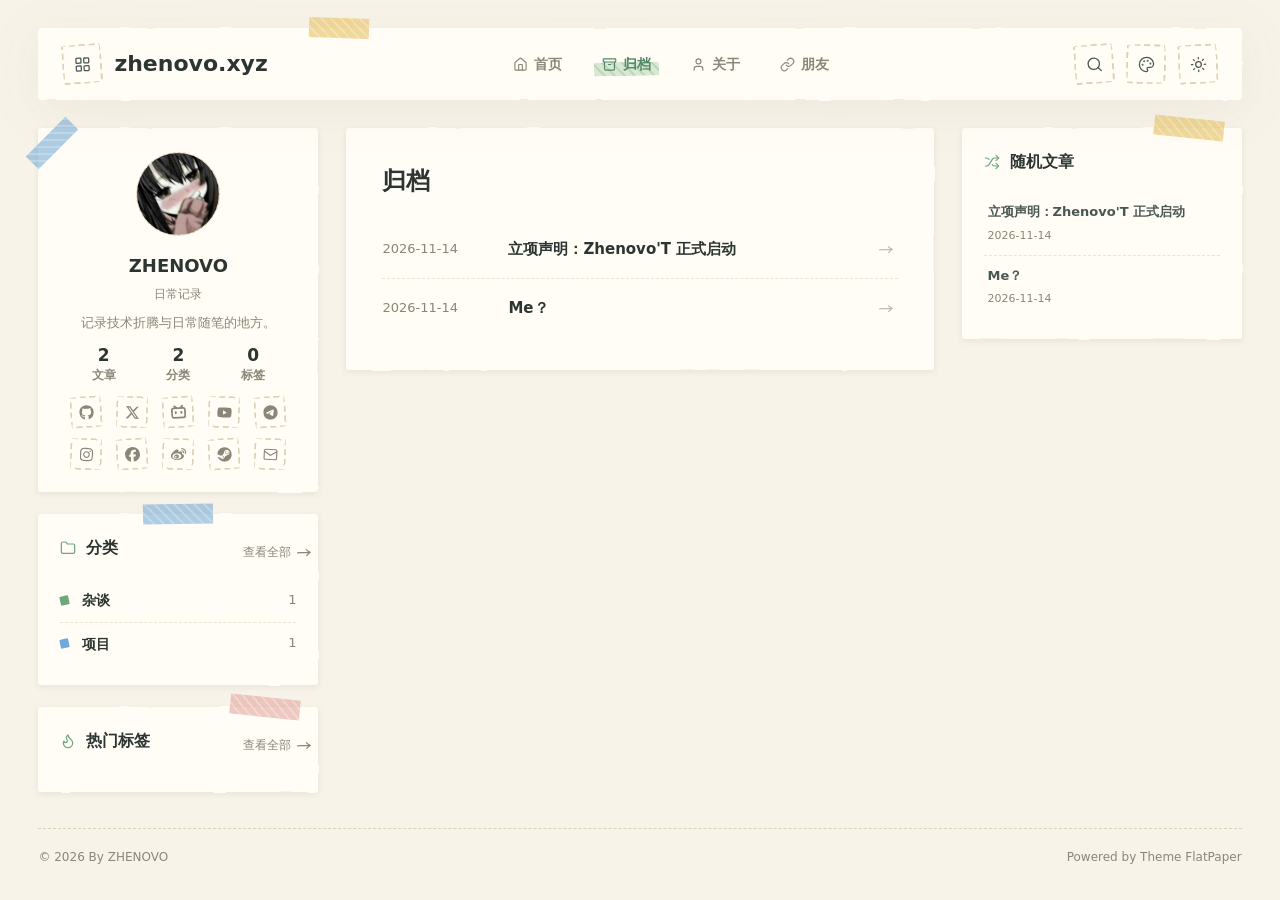
<file: archives/2026/index.html>
<!doctype html>

<html lang="zh-CN">
<head>
  <meta charset="utf-8">
<meta name="viewport" content="width=device-width, initial-scale=1">
<meta name="theme-color" content="#f7f3e9" data-flatpaper-theme-color>

<title>归档：2026 | zhenovo.xyz</title>
<meta name="description" content="归档：2026收录 2 篇文章，包括立项声明：Zhenovo&#39;T 正式启动、Me？。">
<meta property="og:type" content="website">
<meta property="og:title" content="归档：2026 | zhenovo.xyz">
<meta property="og:url" content="https://www.zhenovo.xyz/archives/2026/">
<meta property="og:site_name" content="zhenovo.xyz">
<meta property="og:description" content="归档：2026收录 2 篇文章，包括立项声明：Zhenovo&#39;T 正式启动、Me？。">
<meta property="og:locale" content="zh_CN">
<meta property="article:author" content="ZHENOVO">
<meta name="twitter:card" content="summary">
<link rel="canonical" href="https://www.zhenovo.xyz/archives/2026/">

<link rel="icon" href="/img/favicon.ico" type="image/x-icon">

<script type="application/ld+json">{"@context":"https://schema.org","@type":"CollectionPage","headline":"归档：2026 | zhenovo.xyz","name":"归档：2026 | zhenovo.xyz","description":"归档：2026收录 2 篇文章，包括立项声明：Zhenovo'T 正式启动、Me？。","url":"https://www.zhenovo.xyz/archives/2026/","inLanguage":"zh-CN","isPartOf":{"@type":"WebSite","name":"zhenovo.xyz","url":"https://www.zhenovo.xyz/"},"about":"归档：2026"}</script>

<script>
  (function () {
    var accents = { orange: 1, purple: 1, sakura: 1, blue: 1, pink: 1, green: 1, black: 1 };
    var match = document.cookie.match(/(?:^|;\s*)flatpaper-accent=([^;]+)/);
    var accent = 'green';
    if (match) {
      try { accent = decodeURIComponent(match[1]); } catch (e) {}
    }
    if (!accents[accent]) accent = 'green';
    document.documentElement.setAttribute('data-accent', accent);
    try {
      if (localStorage.getItem('flatpaper-mode') === 'dark') {
        document.documentElement.classList.add('dark-mode');
      }
    } catch (e) {}
    // Reveal-on-scroll opts in from here so it is applied before first paint
    // (no flash) and never applies without JS. If main.js never runs the
    // observer, the timeout drops the class again so nothing stays hidden.
    if ('IntersectionObserver' in window) {
      document.documentElement.classList.add('reveal-ready');
      setTimeout(function () {
        if (!window.flatpaperRevealReady) {
          document.documentElement.classList.remove('reveal-ready');
        }
      }, 2000);
    }
  })();
</script>

<link rel="stylesheet" href="/css/style.css">






  

  

  

  

  

  
  <link rel="stylesheet" href="/css/flatpaper-custom.css">
  
<meta name="generator" content="Hexo 8.1.2"></head>

<body
  class="is-list tag-style-tape bg-style-default"
  data-default-accent="green"
  data-code-theme="simple"
  data-note-style="sticky"
  data-note-icons="on"
  data-button-style="tape"
  data-strong-accent="on"
>
  <svg width="0" height="0" style="position:absolute;z-index:-1;" aria-hidden="true">
    <defs>
      <filter id="paper-edge" x="-5%" y="-5%" width="110%" height="110%">
        <feTurbulence type="fractalNoise" baseFrequency="0.04" result="noise" />
        <feDisplacementMap in="SourceGraphic" in2="noise" scale="3" xChannelSelector="R" yChannelSelector="G" />
      </filter>
    </defs>
  </svg>
  
  <header class="site-header">
  
  <button class="icon-button js-sidebar-toggle sidebar-toggle" type="button" aria-label="打开侧边栏" aria-controls="paper-sidebar-drawer" aria-expanded="false">
    
<svg xmlns="http://www.w3.org/2000/svg" width="1em" height="1em" viewBox="0 0 24 24" fill="none" stroke="currentColor" stroke-width="1.8" stroke-linecap="round" stroke-linejoin="round" class="lucide lucide-menu flatpaper-icon flatpaper-icon--lucide" aria-hidden="true"><use href="/icons.svg#flatpaper-icon-lucide-menu"></use></svg>

  </button>

  <div class="brand">
    <div class="brand-mark-wrapper">
      
        <a class="brand-mark" href="/" aria-label="FlatPaper 首页">
          
<svg xmlns="http://www.w3.org/2000/svg" width="1em" height="1em" viewBox="0 0 24 24" fill="none" stroke="currentColor" stroke-width="1.8" stroke-linecap="round" stroke-linejoin="round" class="lucide lucide-layout-grid flatpaper-icon flatpaper-icon--lucide" aria-hidden="true"><use href="/icons.svg#flatpaper-icon-lucide-layout-grid"></use></svg>

        </a>
      
    </div>
    <a class="brand-text" href="/">zhenovo.xyz</a>
  </div>

  <nav class="site-nav" aria-label="主导航">
    
      
        <a class="site-nav-link " href="/">
          
<svg xmlns="http://www.w3.org/2000/svg" width="1em" height="1em" viewBox="0 0 24 24" fill="none" stroke="currentColor" stroke-width="1.8" stroke-linecap="round" stroke-linejoin="round" class="lucide lucide-house flatpaper-icon flatpaper-icon--lucide" aria-hidden="true"><use href="/icons.svg#flatpaper-icon-lucide-house"></use></svg>

          <span>首页</span>
        </a>
      
    
      
        <a class="site-nav-link active" href="/archives/">
          
<svg xmlns="http://www.w3.org/2000/svg" width="1em" height="1em" viewBox="0 0 24 24" fill="none" stroke="currentColor" stroke-width="1.8" stroke-linecap="round" stroke-linejoin="round" class="lucide lucide-archive flatpaper-icon flatpaper-icon--lucide" aria-hidden="true"><use href="/icons.svg#flatpaper-icon-lucide-archive"></use></svg>

          <span>归档</span>
        </a>
      
    
      
        <a class="site-nav-link " href="/about.html">
          
<svg xmlns="http://www.w3.org/2000/svg" width="1em" height="1em" viewBox="0 0 24 24" fill="none" stroke="currentColor" stroke-width="1.8" stroke-linecap="round" stroke-linejoin="round" class="lucide lucide-user flatpaper-icon flatpaper-icon--lucide" aria-hidden="true"><use href="/icons.svg#flatpaper-icon-lucide-user"></use></svg>

          <span>关于</span>
        </a>
      
    
      
        <a class="site-nav-link " href="/friends.html">
          
<svg xmlns="http://www.w3.org/2000/svg" width="1em" height="1em" viewBox="0 0 24 24" fill="none" stroke="currentColor" stroke-width="1.8" stroke-linecap="round" stroke-linejoin="round" class="lucide lucide-link flatpaper-icon flatpaper-icon--lucide" aria-hidden="true"><use href="/icons.svg#flatpaper-icon-lucide-link"></use></svg>

          <span>朋友</span>
        </a>
      
    
  </nav>

  <div class="header-tools">
    <button class="icon-button js-search-open" type="button" aria-label="搜索文章">
      
<svg xmlns="http://www.w3.org/2000/svg" width="1em" height="1em" viewBox="0 0 24 24" fill="none" stroke="currentColor" stroke-width="1.8" stroke-linecap="round" stroke-linejoin="round" class="lucide lucide-search flatpaper-icon flatpaper-icon--lucide" aria-hidden="true"><use href="/icons.svg#flatpaper-icon-lucide-search"></use></svg>

    </button>
    <div class="accent-picker">
      <button class="icon-button accent-toggle" type="button" aria-label="选择主题色" title="选择主题色" aria-haspopup="true" aria-expanded="false" aria-controls="accent-menu">
        
<svg xmlns="http://www.w3.org/2000/svg" width="1em" height="1em" viewBox="0 0 24 24" fill="none" stroke="currentColor" stroke-width="1.8" stroke-linecap="round" stroke-linejoin="round" class="lucide lucide-palette flatpaper-icon flatpaper-icon--lucide" aria-hidden="true"><use href="/icons.svg#flatpaper-icon-lucide-palette"></use></svg>

      </button>
      <div class="accent-menu" id="accent-menu" role="menu" aria-label="主题色">
        <button type="button" class="accent-option" role="menuitemradio" aria-label="橙色" aria-checked="false" data-accent-option="orange">
          <span class="accent-swatch accent-swatch--orange" aria-hidden="true"></span>
        </button>
        <button type="button" class="accent-option" role="menuitemradio" aria-label="紫色" aria-checked="false" data-accent-option="purple">
          <span class="accent-swatch accent-swatch--purple" aria-hidden="true"></span>
        </button>
        <button type="button" class="accent-option" role="menuitemradio" aria-label="樱花粉" aria-checked="false" data-accent-option="sakura">
          <span class="accent-swatch accent-swatch--sakura" aria-hidden="true"></span>
        </button>
        <button type="button" class="accent-option" role="menuitemradio" aria-label="蓝色" aria-checked="false" data-accent-option="blue">
          <span class="accent-swatch accent-swatch--blue" aria-hidden="true"></span>
        </button>
        <button type="button" class="accent-option" role="menuitemradio" aria-label="粉色" aria-checked="false" data-accent-option="pink">
          <span class="accent-swatch accent-swatch--pink" aria-hidden="true"></span>
        </button>
        <button type="button" class="accent-option" role="menuitemradio" aria-label="绿色" aria-checked="false" data-accent-option="green">
          <span class="accent-swatch accent-swatch--green" aria-hidden="true"></span>
        </button>
        <button type="button" class="accent-option" role="menuitemradio" aria-label="黑色" aria-checked="false" data-accent-option="black">
          <span class="accent-swatch accent-swatch--black" aria-hidden="true"></span>
        </button>
      </div>
    </div>
    <button class="theme-toggle" type="button" aria-label="切换颜色模式">
      <span class="theme-icon theme-icon--sun">
<svg xmlns="http://www.w3.org/2000/svg" width="1em" height="1em" viewBox="0 0 24 24" fill="none" stroke="currentColor" stroke-width="1.8" stroke-linecap="round" stroke-linejoin="round" class="lucide lucide-sun flatpaper-icon flatpaper-icon--lucide" aria-hidden="true"><use href="/icons.svg#flatpaper-icon-lucide-sun"></use></svg>
</span>
      <span class="theme-icon theme-icon--moon">
<svg xmlns="http://www.w3.org/2000/svg" width="1em" height="1em" viewBox="0 0 24 24" fill="none" stroke="currentColor" stroke-width="1.8" stroke-linecap="round" stroke-linejoin="round" class="lucide lucide-moon flatpaper-icon flatpaper-icon--lucide" aria-hidden="true"><use href="/icons.svg#flatpaper-icon-lucide-moon"></use></svg>
</span>
    </button>
  </div>
</header>


  
  <main class="paper-shell ">
    

<aside id="paper-sidebar-drawer" class="paper-sidebar paper-sidebar--right" aria-label="侧边栏">
  <div class="drawer-toolbar" aria-label="侧边栏工具">
    <div class="drawer-accent-options" role="group" aria-label="主题色">
      <button type="button" class="accent-option" aria-label="橙色" aria-pressed="false" data-accent-option="orange">
        <span class="accent-swatch accent-swatch--orange" aria-hidden="true"></span>
      </button>
      <button type="button" class="accent-option" aria-label="紫色" aria-pressed="false" data-accent-option="purple">
        <span class="accent-swatch accent-swatch--purple" aria-hidden="true"></span>
      </button>
      <button type="button" class="accent-option" aria-label="樱花粉" aria-pressed="false" data-accent-option="sakura">
        <span class="accent-swatch accent-swatch--sakura" aria-hidden="true"></span>
      </button>
      <button type="button" class="accent-option" aria-label="蓝色" aria-pressed="false" data-accent-option="blue">
        <span class="accent-swatch accent-swatch--blue" aria-hidden="true"></span>
      </button>
      <button type="button" class="accent-option" aria-label="粉色" aria-pressed="false" data-accent-option="pink">
        <span class="accent-swatch accent-swatch--pink" aria-hidden="true"></span>
      </button>
      <button type="button" class="accent-option" aria-label="绿色" aria-pressed="false" data-accent-option="green">
        <span class="accent-swatch accent-swatch--green" aria-hidden="true"></span>
      </button>
      <button type="button" class="accent-option" aria-label="黑色" aria-pressed="false" data-accent-option="black">
        <span class="accent-swatch accent-swatch--black" aria-hidden="true"></span>
      </button>
    </div>
    <button class="icon-button drawer-close js-sidebar-close" type="button" aria-label="关闭侧边栏">
      
<svg xmlns="http://www.w3.org/2000/svg" width="1em" height="1em" viewBox="0 0 24 24" fill="none" stroke="currentColor" stroke-width="1.8" stroke-linecap="round" stroke-linejoin="round" class="lucide lucide-x flatpaper-icon flatpaper-icon--lucide" aria-hidden="true"><use href="/icons.svg#flatpaper-icon-lucide-x"></use></svg>

    </button>
  </div>

  <section class="side-card nav-card">
    <nav class="site-nav-drawer" aria-label="移动端导航">
      
        
          <a class="" href="/">
            
<svg xmlns="http://www.w3.org/2000/svg" width="1em" height="1em" viewBox="0 0 24 24" fill="none" stroke="currentColor" stroke-width="1.8" stroke-linecap="round" stroke-linejoin="round" class="lucide lucide-house flatpaper-icon flatpaper-icon--lucide" aria-hidden="true"><use href="/icons.svg#flatpaper-icon-lucide-house"></use></svg>

            <span>首页</span>
          </a>
        
      
        
          <a class="active" href="/archives/">
            
<svg xmlns="http://www.w3.org/2000/svg" width="1em" height="1em" viewBox="0 0 24 24" fill="none" stroke="currentColor" stroke-width="1.8" stroke-linecap="round" stroke-linejoin="round" class="lucide lucide-archive flatpaper-icon flatpaper-icon--lucide" aria-hidden="true"><use href="/icons.svg#flatpaper-icon-lucide-archive"></use></svg>

            <span>归档</span>
          </a>
        
      
        
          <a class="" href="/about.html">
            
<svg xmlns="http://www.w3.org/2000/svg" width="1em" height="1em" viewBox="0 0 24 24" fill="none" stroke="currentColor" stroke-width="1.8" stroke-linecap="round" stroke-linejoin="round" class="lucide lucide-user flatpaper-icon flatpaper-icon--lucide" aria-hidden="true"><use href="/icons.svg#flatpaper-icon-lucide-user"></use></svg>

            <span>关于</span>
          </a>
        
      
        
          <a class="" href="/friends.html">
            
<svg xmlns="http://www.w3.org/2000/svg" width="1em" height="1em" viewBox="0 0 24 24" fill="none" stroke="currentColor" stroke-width="1.8" stroke-linecap="round" stroke-linejoin="round" class="lucide lucide-link flatpaper-icon flatpaper-icon--lucide" aria-hidden="true"><use href="/icons.svg#flatpaper-icon-lucide-link"></use></svg>

            <span>朋友</span>
          </a>
        
      
    </nav>
  </section>

  <section class="side-card profile-card reveal">
    
      <div class="avatar avatar--image avatar--circle">
        <img src="/img/avatar.jpg" alt="ZHENOVO" loading="lazy" referrerpolicy="no-referrer">
      </div>
    
    <h3>ZHENOVO</h3>
    <p class="profile-role">日常记录</p>
    <p>记录技术折腾与日常随笔的地方。</p>
    
      <div class="site-info" aria-label="站点信息">
        
          
            <a class="site-info__item" href="/archives/">
              <strong>2</strong>
              <span>文章</span>
            </a>
          
        
          
            <a class="site-info__item" href="/categories/">
              <strong>2</strong>
              <span>分类</span>
            </a>
          
        
          
            <a class="site-info__item" href="/tags/">
              <strong>0</strong>
              <span>标签</span>
            </a>
          
        
      </div>
    
    <div class="socials">
      
        <a href="https://github.com/ZHENOVO" target="_blank" rel="noopener" aria-label="GitHub" data-tooltip="GitHub">
          
            
<svg xmlns="http://www.w3.org/2000/svg" width="1em" height="1em" viewBox="0 0 496 512" fill="currentColor" class="lucide lucide-github flatpaper-icon flatpaper-icon--fa-brands" aria-hidden="true"><use href="/icons.svg#flatpaper-icon-fa-brands-github"></use></svg>

          
        </a>
      
        <a href="https://x.com/" target="_blank" rel="noopener" aria-label="X" data-tooltip="X">
          
            
<svg xmlns="http://www.w3.org/2000/svg" width="1em" height="1em" viewBox="0 0 512 512" fill="currentColor" class="lucide lucide-x-twitter flatpaper-icon flatpaper-icon--fa-brands" aria-hidden="true"><use href="/icons.svg#flatpaper-icon-fa-brands-x-twitter"></use></svg>

          
        </a>
      
        <a href="https://space.bilibili.com/" target="_blank" rel="noopener" aria-label="Bilibili" data-tooltip="Bilibili">
          
            
<svg xmlns="http://www.w3.org/2000/svg" width="1em" height="1em" viewBox="0 0 512 512" fill="currentColor" class="lucide lucide-bilibili flatpaper-icon flatpaper-icon--fa-brands" aria-hidden="true"><use href="/icons.svg#flatpaper-icon-fa-brands-bilibili"></use></svg>

          
        </a>
      
        <a href="https://www.youtube.com/" target="_blank" rel="noopener" aria-label="YouTube" data-tooltip="YouTube">
          
            
<svg xmlns="http://www.w3.org/2000/svg" width="1em" height="1em" viewBox="0 0 576 512" fill="currentColor" class="lucide lucide-youtube flatpaper-icon flatpaper-icon--fa-brands" aria-hidden="true"><use href="/icons.svg#flatpaper-icon-fa-brands-youtube"></use></svg>

          
        </a>
      
        <a href="https://t.me/" target="_blank" rel="noopener" aria-label="Telegram" data-tooltip="Telegram">
          
            
<svg xmlns="http://www.w3.org/2000/svg" width="1em" height="1em" viewBox="0 0 496 512" fill="currentColor" class="lucide lucide-telegram flatpaper-icon flatpaper-icon--fa-brands" aria-hidden="true"><use href="/icons.svg#flatpaper-icon-fa-brands-telegram"></use></svg>

          
        </a>
      
        <a href="https://www.instagram.com/" target="_blank" rel="noopener" aria-label="Instagram" data-tooltip="Instagram">
          
            
<svg xmlns="http://www.w3.org/2000/svg" width="1em" height="1em" viewBox="0 0 448 512" fill="currentColor" class="lucide lucide-instagram flatpaper-icon flatpaper-icon--fa-brands" aria-hidden="true"><use href="/icons.svg#flatpaper-icon-fa-brands-instagram"></use></svg>

          
        </a>
      
        <a href="https://www.facebook.com/" target="_blank" rel="noopener" aria-label="Facebook" data-tooltip="Facebook">
          
            
<svg xmlns="http://www.w3.org/2000/svg" width="1em" height="1em" viewBox="0 0 512 512" fill="currentColor" class="lucide lucide-facebook flatpaper-icon flatpaper-icon--fa-brands" aria-hidden="true"><use href="/icons.svg#flatpaper-icon-fa-brands-facebook"></use></svg>

          
        </a>
      
        <a href="https://weibo.com/" target="_blank" rel="noopener" aria-label="Weibo" data-tooltip="Weibo">
          
            
<svg xmlns="http://www.w3.org/2000/svg" width="1em" height="1em" viewBox="0 0 512 512" fill="currentColor" class="lucide lucide-weibo flatpaper-icon flatpaper-icon--fa-brands" aria-hidden="true"><use href="/icons.svg#flatpaper-icon-fa-brands-weibo"></use></svg>

          
        </a>
      
        <a href="https://steamcommunity.com/" target="_blank" rel="noopener" aria-label="Steam" data-tooltip="Steam">
          
            
<svg xmlns="http://www.w3.org/2000/svg" width="1em" height="1em" viewBox="0 0 496 512" fill="currentColor" class="lucide lucide-steam flatpaper-icon flatpaper-icon--fa-brands" aria-hidden="true"><use href="/icons.svg#flatpaper-icon-fa-brands-steam"></use></svg>

          
        </a>
      
        <a href="mailto:you@example.com" target="_blank" rel="noopener" aria-label="Email" data-tooltip="Email">
          
            
<svg xmlns="http://www.w3.org/2000/svg" width="1em" height="1em" viewBox="0 0 24 24" fill="none" stroke="currentColor" stroke-width="1.8" stroke-linecap="round" stroke-linejoin="round" class="lucide lucide-mail flatpaper-icon flatpaper-icon--lucide" aria-hidden="true"><use href="/icons.svg#flatpaper-icon-lucide-mail"></use></svg>

          
        </a>
      
      
    </div>
  </section>

  

  
    <section class="side-card categories-card reveal">
      <header class="side-card__head">
        <h2>
<svg xmlns="http://www.w3.org/2000/svg" width="1em" height="1em" viewBox="0 0 24 24" fill="none" stroke="currentColor" stroke-width="1.8" stroke-linecap="round" stroke-linejoin="round" class="lucide lucide-folder flatpaper-icon flatpaper-icon--lucide" aria-hidden="true"><use href="/icons.svg#flatpaper-icon-lucide-folder"></use></svg>
分类</h2>
        <a class="side-card__more" href="/categories/">
          <span class="marker-swipe">查看全部</span>
        </a>
      </header>
      
        <a href="/categories/%E6%9D%82%E8%B0%88/">
          <span class="dot dot-0"></span>
          <strong><span class="marker-swipe">杂谈</span></strong>
          <em>1</em>
        </a>
      
        <a href="/categories/%E9%A1%B9%E7%9B%AE/">
          <span class="dot dot-1"></span>
          <strong><span class="marker-swipe">项目</span></strong>
          <em>1</em>
        </a>
      
    </section>

    <section class="side-card tag-card reveal">
      <header class="side-card__head tag-card__head">
        <h2>
<svg xmlns="http://www.w3.org/2000/svg" width="1em" height="1em" viewBox="0 0 24 24" fill="none" stroke="currentColor" stroke-width="1.8" stroke-linecap="round" stroke-linejoin="round" class="lucide lucide-flame flatpaper-icon flatpaper-icon--lucide" aria-hidden="true"><use href="/icons.svg#flatpaper-icon-lucide-flame"></use></svg>
热门标签</h2>
        <a class="side-card__more tag-card__more" href="/tags/">
          <span class="marker-swipe">查看全部</span>
        </a>
      </header>
      <div class="tag-cloud">
        
        
      </div>
    </section>
  

  

</aside>

    <section class="paper-main">
      
<section class="archive-paper">
  
    <h1>归档</h1>
  
  <div class="archive-list">
    
      <a class="archive-item" href="/2026/11/14/%E7%AB%8B%E9%A1%B9%E5%A3%B0%E6%98%8E%EF%BC%9AZhenovo'T%20%E6%AD%A3%E5%BC%8F%E5%90%AF%E5%8A%A8/">
        <span>2026-11-14</span>
        <strong><span class="marker-swipe">立项声明：Zhenovo&#39;T 正式启动</span></strong>
        <em></em>
      </a>
    
      <a class="archive-item" href="/2026/11/14/Me%EF%BC%9F/">
        <span>2026-11-14</span>
        <strong><span class="marker-swipe">Me？</span></strong>
        <em></em>
      </a>
    
  </div>
</section>




      


    </section>
    
      <aside class="paper-sidebar paper-sidebar--left">
  
  

  <section class="side-card recent-card" data-random-posts-limit="5" data-random-posts-url="/flatpaper-random-posts.json" data-random-posts-current="/archives/2026/index.html">
    <h2>
<svg xmlns="http://www.w3.org/2000/svg" width="1em" height="1em" viewBox="0 0 24 24" fill="none" stroke="currentColor" stroke-width="1.8" stroke-linecap="round" stroke-linejoin="round" class="lucide lucide-shuffle flatpaper-icon flatpaper-icon--lucide" aria-hidden="true"><use href="/icons.svg#flatpaper-icon-lucide-shuffle"></use></svg>
随机文章</h2>
    <ul class="recent-list js-random-posts">
      
        <li>
          <a class="recent-item" href="/2026/11/14/%E7%AB%8B%E9%A1%B9%E5%A3%B0%E6%98%8E%EF%BC%9AZhenovo'T%20%E6%AD%A3%E5%BC%8F%E5%90%AF%E5%8A%A8/">
            <strong><span class="marker-swipe">立项声明：Zhenovo&#39;T 正式启动</span></strong>
            <em>2026-11-14</em>
          </a>
        </li>
      
        <li>
          <a class="recent-item" href="/2026/11/14/Me%EF%BC%9F/">
            <strong><span class="marker-swipe">Me？</span></strong>
            <em>2026-11-14</em>
          </a>
        </li>
      
    </ul>
  </section>


</aside>

    
  </main>

  <div class="sidebar-backdrop js-sidebar-close" aria-hidden="true"></div>

  
<footer class="site-footer">
  <span class="site-footer__left">© 2026 By ZHENOVO</span>
  
    <span class="site-footer__right">
      
        <span class="site-footer__row"><span class="site-footer__powered"><span class="site-footer__powered-prefix">Powered by Theme</span> <a href="https://github.com/Homulilly/hexo-theme-flatpaper" target="_blank" rel="noopener">FlatPaper</a></span></span>
      
    </span>
  
</footer>

  
<div class="search-panel" aria-hidden="true" data-index-url="/flatpaper-search.json">
  <div class="search-backdrop js-search-close"></div>
  <section class="search-dialog" role="dialog" aria-modal="true" aria-label="搜索文章">
    <span class="tape tape--top-left" aria-hidden="true"></span>
    <header class="search-head">
      <h2><span class="green-dot"></span>搜索文章</h2>
      <button class="icon-button js-search-close" type="button" aria-label="关闭搜索">
        
<svg xmlns="http://www.w3.org/2000/svg" width="1em" height="1em" viewBox="0 0 24 24" fill="none" stroke="currentColor" stroke-width="1.8" stroke-linecap="round" stroke-linejoin="round" class="lucide lucide-x flatpaper-icon flatpaper-icon--lucide" aria-hidden="true"><use href="/icons.svg#flatpaper-icon-lucide-x"></use></svg>

      </button>
    </header>
    <label class="search-field">
      
<svg xmlns="http://www.w3.org/2000/svg" width="1em" height="1em" viewBox="0 0 24 24" fill="none" stroke="currentColor" stroke-width="1.8" stroke-linecap="round" stroke-linejoin="round" class="lucide lucide-search flatpaper-icon flatpaper-icon--lucide" aria-hidden="true"><use href="/icons.svg#flatpaper-icon-lucide-search"></use></svg>

      <input id="flatpaper-search" class="search-input" type="search" placeholder="输入关键词，按 Esc 关闭" autocomplete="off">
    </label>
    <div class="search-results" data-empty="输入关键词后显示匹配的文章">
      <p class="search-empty">输入关键词后显示匹配的文章</p>
    </div>
  </section>
</div>

  <script>
  window.FLATPAPER_I18N = {"language":"zh-CN","common.posts":"文章","common.categories":"分类","common.tags":"标签","common.comments":"评论","common.share":"分享","common.page":"页面","common.archive":"归档","common.post_list":"文章列表","common.search_posts":"搜索文章","common.random_posts":"随机文章","common.reward":"赞赏","common.view_all":"查看全部","pagination.prev":"上一页","pagination.next":"下一页","pagination.post_pager":"文章分页","pagination.archive_pager":"归档分页","index.featured":"精选文章","index.pinned":"置顶","index.read_more":"阅读全文","index.previous_slide":"上一张","index.next_slide":"下一张","index.carousel_pagination":"轮播页码","index.carousel_slide":"第 %d 张","index.latest_posts":"最新文章","index.empty_posts":"还没有文章。创建第一篇文章后，这里会显示最新内容。","archive.title":"归档","archive.post_list":"文章列表","taxonomy.category_count":"%d 篇","taxonomy.empty_categories":"暂时还没有分类。","taxonomy.empty_tags":"暂时还没有标签。","links.label":"友链","links.title":"友情链接","links.empty_data":"暂未加载到友链数据。请确认 source/_data/links.yml 存在并已 hexo clean。","links.rss_label":"%s 的 RSS","friends_feed.label":"朋友圈","friends_feed.title":"友链朋友圈","friends_feed.loading":"正在加载友链动态…","friends_feed.missing_url":"暂未配置 all.json 地址。","friends_feed.load_failed":"友链动态加载失败，请稍后再试。","friends_feed.empty":"暂时没有抓取到友链文章。","friends_feed.load_more":"加载更多","friends_feed.updated_at":"更新于 %s","friends_feed.friend_count":"%d 位友邻","friends_feed.active_count":"%d 位活跃","friends_feed.article_count":"%d 篇文章","friends_feed.unknown_author":"未知站点","friends_feed.date_unknown":"时间未知","guestbook.label":"留言板","guestbook.title":"留言板","guestbook.loading":"正在铺开留言墙…","guestbook.missing_config":"留言墙需要评论系统：请在主题配置中设置 comments: twikoo（并填写 envId）或 comments: artalk（并填写 server）。","guestbook.load_failed":"留言加载失败，请稍后再试。","guestbook.empty":"墙上还空着，来贴第一张留言吧！","guestbook.load_more":"展开更多留言","guestbook.total_count":"共 %d 条留言","guestbook.latest_note":"墙上展示最新 %d 条","guestbook.jump_to_comment":"查看留言","guestbook.sort_time":"查看最新","guestbook.sort_random":"随机排序","guestbook.anonymous":"匿名访客","guestbook.write_hint":"在下方留言，刷新后就会贴到墙上","post.scroll_to_comments":"跳转到评论区","post.previous":"上一篇","post.next":"下一篇","post.no_previous":"没有更早的文章了","post.no_next":"已经是最新的一篇","post.back_to_top":"返回顶部","post.related_posts":"相关文章","post.view_more":"查看更多","not_found.label":"页面走丢了","not_found.title":"找不到这个页面","not_found.text":"这个地址可能已经移动、删除，或者从未存在。","not_found.home":"返回首页","not_found.search":"搜索文章","search.placeholder":"输入关键词，按 Esc 关闭","search.empty":"输入关键词后显示匹配的文章","search.loading":"正在加载搜索索引…","search.load_failed":"搜索索引加载失败，请重新打开搜索重试","search.no_result":"没有找到与 \"%s\" 相关的文章","search.close":"关闭搜索","code.copy":"复制代码","code.collapse":"折叠代码","code.expand":"展开代码","heading.anchor":"链接到此节: %s","head.tag":"标签：%s","head.category":"分类：%s","head.archive":"归档","head.archive_with_date":"归档：%s","head.page_number":"第 %d 页","navigation.primary":"主导航","navigation.mobile":"移动端导航","navigation.brand_home":"FlatPaper 首页","navigation.brand_menu":"打开站点导航","navigation.open_sidebar":"打开侧边栏","navigation.close_sidebar":"关闭侧边栏","navigation.sidebar":"侧边栏","navigation.sidebar_tools":"侧边栏工具","navigation.site_links":"站点链接","navigation.site_info":"站点信息","colors.choose_theme_color":"选择主题色","colors.theme_color":"主题色","colors.toggle_color_mode":"切换颜色模式","colors.green":"绿色","colors.purple":"紫色","colors.pink":"粉色","colors.sakura":"樱花粉","colors.blue":"蓝色","colors.orange":"橙色","colors.black":"黑色","profile.default_bio":"热爱生活，热爱代码，喜欢分享技术与生活中的点滴。","welcome.cta":"开始阅读","welcome.title":"欢迎来到 FlatPaper","welcome.text":"一个专注于内容与阅读体验的博客主题。","typed.from":"出自","reward_list.total":"共 %s 人","reward_list.updated":"最新更新时间：","stack_album.label":"堆叠相册","home_hero.label":"首页开屏","home_hero.enter":"开始阅读","home_hero.note":"今日","home_hero.default_subtitle":"日常记录","home_hero.nav_links":"开屏导航","home_hero.profile_links":"个人链接","home_hero.tools":"开屏工具","home_hero.shuffle_stickers":"打乱贴纸位置","home_hero.link":"链接","home_hero.sticker_image":"贴纸图片","home_hero.visit_confirm":"要访问 %s 吗？","home_hero.visit":"访问","home_hero.cancel":"取消","toc.title":"文章目录","toc.empty":"目录会根据文章标题自动生成。","toc.expand_all":"展开全部目录","toc.collapse_all":"收起全部目录","sidebar.hot_tags":"热门标签","sidebar.latest_posts":"最新文章"};
  </script>
  
<script src="/js/main.js"></script>

  
</body>
</html>
</file>
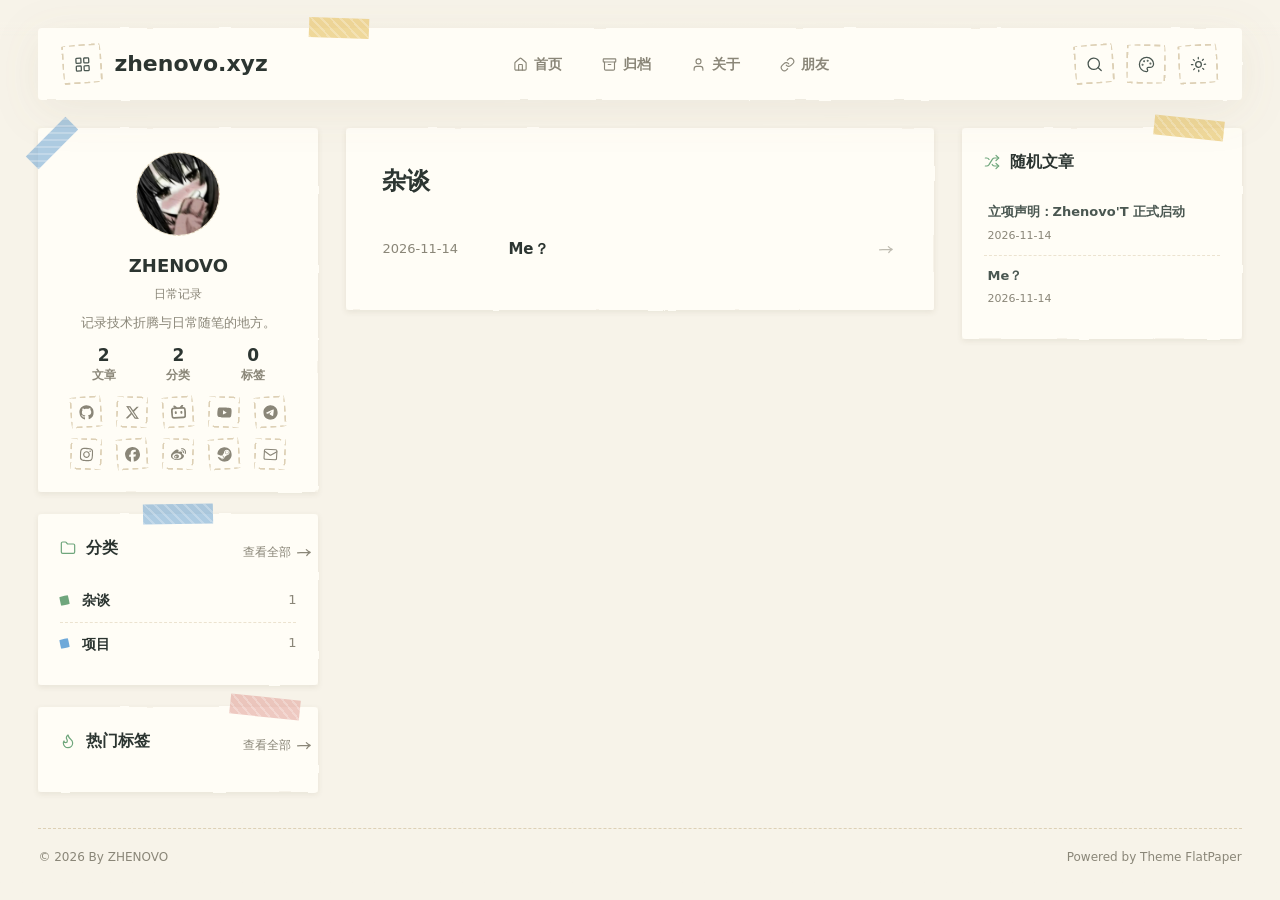
<file: categories/杂谈/index.html>
<!doctype html>

<html lang="zh-CN">
<head>
  <meta charset="utf-8">
<meta name="viewport" content="width=device-width, initial-scale=1">
<meta name="theme-color" content="#f7f3e9" data-flatpaper-theme-color>

<title>分类：杂谈 | zhenovo.xyz</title>
<meta name="description" content="分类「杂谈」收录 1 篇文章，包括Me？。">
<meta property="og:type" content="website">
<meta property="og:title" content="分类：杂谈 | zhenovo.xyz">
<meta property="og:url" content="https://www.zhenovo.xyz/categories/%E6%9D%82%E8%B0%88/">
<meta property="og:site_name" content="zhenovo.xyz">
<meta property="og:description" content="分类「杂谈」收录 1 篇文章，包括Me？。">
<meta property="og:locale" content="zh_CN">
<meta property="article:author" content="ZHENOVO">
<meta name="twitter:card" content="summary">
<link rel="canonical" href="https://www.zhenovo.xyz/categories/%E6%9D%82%E8%B0%88/">

<link rel="icon" href="/img/favicon.ico" type="image/x-icon">

<script type="application/ld+json">{"@context":"https://schema.org","@type":"CollectionPage","headline":"分类：杂谈 | zhenovo.xyz","name":"分类：杂谈 | zhenovo.xyz","description":"分类「杂谈」收录 1 篇文章，包括Me？。","url":"https://www.zhenovo.xyz/categories/%E6%9D%82%E8%B0%88/","inLanguage":"zh-CN","isPartOf":{"@type":"WebSite","name":"zhenovo.xyz","url":"https://www.zhenovo.xyz/"},"about":"分类：杂谈"}</script>

<script>
  (function () {
    var accents = { orange: 1, purple: 1, sakura: 1, blue: 1, pink: 1, green: 1, black: 1 };
    var match = document.cookie.match(/(?:^|;\s*)flatpaper-accent=([^;]+)/);
    var accent = 'green';
    if (match) {
      try { accent = decodeURIComponent(match[1]); } catch (e) {}
    }
    if (!accents[accent]) accent = 'green';
    document.documentElement.setAttribute('data-accent', accent);
    try {
      if (localStorage.getItem('flatpaper-mode') === 'dark') {
        document.documentElement.classList.add('dark-mode');
      }
    } catch (e) {}
    // Reveal-on-scroll opts in from here so it is applied before first paint
    // (no flash) and never applies without JS. If main.js never runs the
    // observer, the timeout drops the class again so nothing stays hidden.
    if ('IntersectionObserver' in window) {
      document.documentElement.classList.add('reveal-ready');
      setTimeout(function () {
        if (!window.flatpaperRevealReady) {
          document.documentElement.classList.remove('reveal-ready');
        }
      }, 2000);
    }
  })();
</script>

<link rel="stylesheet" href="/css/style.css">






  

  

  

  

  

  
  <link rel="stylesheet" href="/css/flatpaper-custom.css">
  
<meta name="generator" content="Hexo 8.1.2"></head>

<body
  class="is-list tag-style-tape bg-style-default"
  data-default-accent="green"
  data-code-theme="simple"
  data-note-style="sticky"
  data-note-icons="on"
  data-button-style="tape"
  data-strong-accent="on"
>
  <svg width="0" height="0" style="position:absolute;z-index:-1;" aria-hidden="true">
    <defs>
      <filter id="paper-edge" x="-5%" y="-5%" width="110%" height="110%">
        <feTurbulence type="fractalNoise" baseFrequency="0.04" result="noise" />
        <feDisplacementMap in="SourceGraphic" in2="noise" scale="3" xChannelSelector="R" yChannelSelector="G" />
      </filter>
    </defs>
  </svg>
  
  <header class="site-header">
  
  <button class="icon-button js-sidebar-toggle sidebar-toggle" type="button" aria-label="打开侧边栏" aria-controls="paper-sidebar-drawer" aria-expanded="false">
    
<svg xmlns="http://www.w3.org/2000/svg" width="1em" height="1em" viewBox="0 0 24 24" fill="none" stroke="currentColor" stroke-width="1.8" stroke-linecap="round" stroke-linejoin="round" class="lucide lucide-menu flatpaper-icon flatpaper-icon--lucide" aria-hidden="true"><use href="/icons.svg#flatpaper-icon-lucide-menu"></use></svg>

  </button>

  <div class="brand">
    <div class="brand-mark-wrapper">
      
        <a class="brand-mark" href="/" aria-label="FlatPaper 首页">
          
<svg xmlns="http://www.w3.org/2000/svg" width="1em" height="1em" viewBox="0 0 24 24" fill="none" stroke="currentColor" stroke-width="1.8" stroke-linecap="round" stroke-linejoin="round" class="lucide lucide-layout-grid flatpaper-icon flatpaper-icon--lucide" aria-hidden="true"><use href="/icons.svg#flatpaper-icon-lucide-layout-grid"></use></svg>

        </a>
      
    </div>
    <a class="brand-text" href="/">zhenovo.xyz</a>
  </div>

  <nav class="site-nav" aria-label="主导航">
    
      
        <a class="site-nav-link " href="/">
          
<svg xmlns="http://www.w3.org/2000/svg" width="1em" height="1em" viewBox="0 0 24 24" fill="none" stroke="currentColor" stroke-width="1.8" stroke-linecap="round" stroke-linejoin="round" class="lucide lucide-house flatpaper-icon flatpaper-icon--lucide" aria-hidden="true"><use href="/icons.svg#flatpaper-icon-lucide-house"></use></svg>

          <span>首页</span>
        </a>
      
    
      
        <a class="site-nav-link " href="/archives/">
          
<svg xmlns="http://www.w3.org/2000/svg" width="1em" height="1em" viewBox="0 0 24 24" fill="none" stroke="currentColor" stroke-width="1.8" stroke-linecap="round" stroke-linejoin="round" class="lucide lucide-archive flatpaper-icon flatpaper-icon--lucide" aria-hidden="true"><use href="/icons.svg#flatpaper-icon-lucide-archive"></use></svg>

          <span>归档</span>
        </a>
      
    
      
        <a class="site-nav-link " href="/about.html">
          
<svg xmlns="http://www.w3.org/2000/svg" width="1em" height="1em" viewBox="0 0 24 24" fill="none" stroke="currentColor" stroke-width="1.8" stroke-linecap="round" stroke-linejoin="round" class="lucide lucide-user flatpaper-icon flatpaper-icon--lucide" aria-hidden="true"><use href="/icons.svg#flatpaper-icon-lucide-user"></use></svg>

          <span>关于</span>
        </a>
      
    
      
        <a class="site-nav-link " href="/friends.html">
          
<svg xmlns="http://www.w3.org/2000/svg" width="1em" height="1em" viewBox="0 0 24 24" fill="none" stroke="currentColor" stroke-width="1.8" stroke-linecap="round" stroke-linejoin="round" class="lucide lucide-link flatpaper-icon flatpaper-icon--lucide" aria-hidden="true"><use href="/icons.svg#flatpaper-icon-lucide-link"></use></svg>

          <span>朋友</span>
        </a>
      
    
  </nav>

  <div class="header-tools">
    <button class="icon-button js-search-open" type="button" aria-label="搜索文章">
      
<svg xmlns="http://www.w3.org/2000/svg" width="1em" height="1em" viewBox="0 0 24 24" fill="none" stroke="currentColor" stroke-width="1.8" stroke-linecap="round" stroke-linejoin="round" class="lucide lucide-search flatpaper-icon flatpaper-icon--lucide" aria-hidden="true"><use href="/icons.svg#flatpaper-icon-lucide-search"></use></svg>

    </button>
    <div class="accent-picker">
      <button class="icon-button accent-toggle" type="button" aria-label="选择主题色" title="选择主题色" aria-haspopup="true" aria-expanded="false" aria-controls="accent-menu">
        
<svg xmlns="http://www.w3.org/2000/svg" width="1em" height="1em" viewBox="0 0 24 24" fill="none" stroke="currentColor" stroke-width="1.8" stroke-linecap="round" stroke-linejoin="round" class="lucide lucide-palette flatpaper-icon flatpaper-icon--lucide" aria-hidden="true"><use href="/icons.svg#flatpaper-icon-lucide-palette"></use></svg>

      </button>
      <div class="accent-menu" id="accent-menu" role="menu" aria-label="主题色">
        <button type="button" class="accent-option" role="menuitemradio" aria-label="橙色" aria-checked="false" data-accent-option="orange">
          <span class="accent-swatch accent-swatch--orange" aria-hidden="true"></span>
        </button>
        <button type="button" class="accent-option" role="menuitemradio" aria-label="紫色" aria-checked="false" data-accent-option="purple">
          <span class="accent-swatch accent-swatch--purple" aria-hidden="true"></span>
        </button>
        <button type="button" class="accent-option" role="menuitemradio" aria-label="樱花粉" aria-checked="false" data-accent-option="sakura">
          <span class="accent-swatch accent-swatch--sakura" aria-hidden="true"></span>
        </button>
        <button type="button" class="accent-option" role="menuitemradio" aria-label="蓝色" aria-checked="false" data-accent-option="blue">
          <span class="accent-swatch accent-swatch--blue" aria-hidden="true"></span>
        </button>
        <button type="button" class="accent-option" role="menuitemradio" aria-label="粉色" aria-checked="false" data-accent-option="pink">
          <span class="accent-swatch accent-swatch--pink" aria-hidden="true"></span>
        </button>
        <button type="button" class="accent-option" role="menuitemradio" aria-label="绿色" aria-checked="false" data-accent-option="green">
          <span class="accent-swatch accent-swatch--green" aria-hidden="true"></span>
        </button>
        <button type="button" class="accent-option" role="menuitemradio" aria-label="黑色" aria-checked="false" data-accent-option="black">
          <span class="accent-swatch accent-swatch--black" aria-hidden="true"></span>
        </button>
      </div>
    </div>
    <button class="theme-toggle" type="button" aria-label="切换颜色模式">
      <span class="theme-icon theme-icon--sun">
<svg xmlns="http://www.w3.org/2000/svg" width="1em" height="1em" viewBox="0 0 24 24" fill="none" stroke="currentColor" stroke-width="1.8" stroke-linecap="round" stroke-linejoin="round" class="lucide lucide-sun flatpaper-icon flatpaper-icon--lucide" aria-hidden="true"><use href="/icons.svg#flatpaper-icon-lucide-sun"></use></svg>
</span>
      <span class="theme-icon theme-icon--moon">
<svg xmlns="http://www.w3.org/2000/svg" width="1em" height="1em" viewBox="0 0 24 24" fill="none" stroke="currentColor" stroke-width="1.8" stroke-linecap="round" stroke-linejoin="round" class="lucide lucide-moon flatpaper-icon flatpaper-icon--lucide" aria-hidden="true"><use href="/icons.svg#flatpaper-icon-lucide-moon"></use></svg>
</span>
    </button>
  </div>
</header>


  
  <main class="paper-shell ">
    

<aside id="paper-sidebar-drawer" class="paper-sidebar paper-sidebar--right" aria-label="侧边栏">
  <div class="drawer-toolbar" aria-label="侧边栏工具">
    <div class="drawer-accent-options" role="group" aria-label="主题色">
      <button type="button" class="accent-option" aria-label="橙色" aria-pressed="false" data-accent-option="orange">
        <span class="accent-swatch accent-swatch--orange" aria-hidden="true"></span>
      </button>
      <button type="button" class="accent-option" aria-label="紫色" aria-pressed="false" data-accent-option="purple">
        <span class="accent-swatch accent-swatch--purple" aria-hidden="true"></span>
      </button>
      <button type="button" class="accent-option" aria-label="樱花粉" aria-pressed="false" data-accent-option="sakura">
        <span class="accent-swatch accent-swatch--sakura" aria-hidden="true"></span>
      </button>
      <button type="button" class="accent-option" aria-label="蓝色" aria-pressed="false" data-accent-option="blue">
        <span class="accent-swatch accent-swatch--blue" aria-hidden="true"></span>
      </button>
      <button type="button" class="accent-option" aria-label="粉色" aria-pressed="false" data-accent-option="pink">
        <span class="accent-swatch accent-swatch--pink" aria-hidden="true"></span>
      </button>
      <button type="button" class="accent-option" aria-label="绿色" aria-pressed="false" data-accent-option="green">
        <span class="accent-swatch accent-swatch--green" aria-hidden="true"></span>
      </button>
      <button type="button" class="accent-option" aria-label="黑色" aria-pressed="false" data-accent-option="black">
        <span class="accent-swatch accent-swatch--black" aria-hidden="true"></span>
      </button>
    </div>
    <button class="icon-button drawer-close js-sidebar-close" type="button" aria-label="关闭侧边栏">
      
<svg xmlns="http://www.w3.org/2000/svg" width="1em" height="1em" viewBox="0 0 24 24" fill="none" stroke="currentColor" stroke-width="1.8" stroke-linecap="round" stroke-linejoin="round" class="lucide lucide-x flatpaper-icon flatpaper-icon--lucide" aria-hidden="true"><use href="/icons.svg#flatpaper-icon-lucide-x"></use></svg>

    </button>
  </div>

  <section class="side-card nav-card">
    <nav class="site-nav-drawer" aria-label="移动端导航">
      
        
          <a class="" href="/">
            
<svg xmlns="http://www.w3.org/2000/svg" width="1em" height="1em" viewBox="0 0 24 24" fill="none" stroke="currentColor" stroke-width="1.8" stroke-linecap="round" stroke-linejoin="round" class="lucide lucide-house flatpaper-icon flatpaper-icon--lucide" aria-hidden="true"><use href="/icons.svg#flatpaper-icon-lucide-house"></use></svg>

            <span>首页</span>
          </a>
        
      
        
          <a class="" href="/archives/">
            
<svg xmlns="http://www.w3.org/2000/svg" width="1em" height="1em" viewBox="0 0 24 24" fill="none" stroke="currentColor" stroke-width="1.8" stroke-linecap="round" stroke-linejoin="round" class="lucide lucide-archive flatpaper-icon flatpaper-icon--lucide" aria-hidden="true"><use href="/icons.svg#flatpaper-icon-lucide-archive"></use></svg>

            <span>归档</span>
          </a>
        
      
        
          <a class="" href="/about.html">
            
<svg xmlns="http://www.w3.org/2000/svg" width="1em" height="1em" viewBox="0 0 24 24" fill="none" stroke="currentColor" stroke-width="1.8" stroke-linecap="round" stroke-linejoin="round" class="lucide lucide-user flatpaper-icon flatpaper-icon--lucide" aria-hidden="true"><use href="/icons.svg#flatpaper-icon-lucide-user"></use></svg>

            <span>关于</span>
          </a>
        
      
        
          <a class="" href="/friends.html">
            
<svg xmlns="http://www.w3.org/2000/svg" width="1em" height="1em" viewBox="0 0 24 24" fill="none" stroke="currentColor" stroke-width="1.8" stroke-linecap="round" stroke-linejoin="round" class="lucide lucide-link flatpaper-icon flatpaper-icon--lucide" aria-hidden="true"><use href="/icons.svg#flatpaper-icon-lucide-link"></use></svg>

            <span>朋友</span>
          </a>
        
      
    </nav>
  </section>

  <section class="side-card profile-card reveal">
    
      <div class="avatar avatar--image avatar--circle">
        <img src="/img/avatar.jpg" alt="ZHENOVO" loading="lazy" referrerpolicy="no-referrer">
      </div>
    
    <h3>ZHENOVO</h3>
    <p class="profile-role">日常记录</p>
    <p>记录技术折腾与日常随笔的地方。</p>
    
      <div class="site-info" aria-label="站点信息">
        
          
            <a class="site-info__item" href="/archives/">
              <strong>2</strong>
              <span>文章</span>
            </a>
          
        
          
            <a class="site-info__item" href="/categories/">
              <strong>2</strong>
              <span>分类</span>
            </a>
          
        
          
            <a class="site-info__item" href="/tags/">
              <strong>0</strong>
              <span>标签</span>
            </a>
          
        
      </div>
    
    <div class="socials">
      
        <a href="https://github.com/ZHENOVO" target="_blank" rel="noopener" aria-label="GitHub" data-tooltip="GitHub">
          
            
<svg xmlns="http://www.w3.org/2000/svg" width="1em" height="1em" viewBox="0 0 496 512" fill="currentColor" class="lucide lucide-github flatpaper-icon flatpaper-icon--fa-brands" aria-hidden="true"><use href="/icons.svg#flatpaper-icon-fa-brands-github"></use></svg>

          
        </a>
      
        <a href="https://x.com/" target="_blank" rel="noopener" aria-label="X" data-tooltip="X">
          
            
<svg xmlns="http://www.w3.org/2000/svg" width="1em" height="1em" viewBox="0 0 512 512" fill="currentColor" class="lucide lucide-x-twitter flatpaper-icon flatpaper-icon--fa-brands" aria-hidden="true"><use href="/icons.svg#flatpaper-icon-fa-brands-x-twitter"></use></svg>

          
        </a>
      
        <a href="https://space.bilibili.com/" target="_blank" rel="noopener" aria-label="Bilibili" data-tooltip="Bilibili">
          
            
<svg xmlns="http://www.w3.org/2000/svg" width="1em" height="1em" viewBox="0 0 512 512" fill="currentColor" class="lucide lucide-bilibili flatpaper-icon flatpaper-icon--fa-brands" aria-hidden="true"><use href="/icons.svg#flatpaper-icon-fa-brands-bilibili"></use></svg>

          
        </a>
      
        <a href="https://www.youtube.com/" target="_blank" rel="noopener" aria-label="YouTube" data-tooltip="YouTube">
          
            
<svg xmlns="http://www.w3.org/2000/svg" width="1em" height="1em" viewBox="0 0 576 512" fill="currentColor" class="lucide lucide-youtube flatpaper-icon flatpaper-icon--fa-brands" aria-hidden="true"><use href="/icons.svg#flatpaper-icon-fa-brands-youtube"></use></svg>

          
        </a>
      
        <a href="https://t.me/" target="_blank" rel="noopener" aria-label="Telegram" data-tooltip="Telegram">
          
            
<svg xmlns="http://www.w3.org/2000/svg" width="1em" height="1em" viewBox="0 0 496 512" fill="currentColor" class="lucide lucide-telegram flatpaper-icon flatpaper-icon--fa-brands" aria-hidden="true"><use href="/icons.svg#flatpaper-icon-fa-brands-telegram"></use></svg>

          
        </a>
      
        <a href="https://www.instagram.com/" target="_blank" rel="noopener" aria-label="Instagram" data-tooltip="Instagram">
          
            
<svg xmlns="http://www.w3.org/2000/svg" width="1em" height="1em" viewBox="0 0 448 512" fill="currentColor" class="lucide lucide-instagram flatpaper-icon flatpaper-icon--fa-brands" aria-hidden="true"><use href="/icons.svg#flatpaper-icon-fa-brands-instagram"></use></svg>

          
        </a>
      
        <a href="https://www.facebook.com/" target="_blank" rel="noopener" aria-label="Facebook" data-tooltip="Facebook">
          
            
<svg xmlns="http://www.w3.org/2000/svg" width="1em" height="1em" viewBox="0 0 512 512" fill="currentColor" class="lucide lucide-facebook flatpaper-icon flatpaper-icon--fa-brands" aria-hidden="true"><use href="/icons.svg#flatpaper-icon-fa-brands-facebook"></use></svg>

          
        </a>
      
        <a href="https://weibo.com/" target="_blank" rel="noopener" aria-label="Weibo" data-tooltip="Weibo">
          
            
<svg xmlns="http://www.w3.org/2000/svg" width="1em" height="1em" viewBox="0 0 512 512" fill="currentColor" class="lucide lucide-weibo flatpaper-icon flatpaper-icon--fa-brands" aria-hidden="true"><use href="/icons.svg#flatpaper-icon-fa-brands-weibo"></use></svg>

          
        </a>
      
        <a href="https://steamcommunity.com/" target="_blank" rel="noopener" aria-label="Steam" data-tooltip="Steam">
          
            
<svg xmlns="http://www.w3.org/2000/svg" width="1em" height="1em" viewBox="0 0 496 512" fill="currentColor" class="lucide lucide-steam flatpaper-icon flatpaper-icon--fa-brands" aria-hidden="true"><use href="/icons.svg#flatpaper-icon-fa-brands-steam"></use></svg>

          
        </a>
      
        <a href="mailto:you@example.com" target="_blank" rel="noopener" aria-label="Email" data-tooltip="Email">
          
            
<svg xmlns="http://www.w3.org/2000/svg" width="1em" height="1em" viewBox="0 0 24 24" fill="none" stroke="currentColor" stroke-width="1.8" stroke-linecap="round" stroke-linejoin="round" class="lucide lucide-mail flatpaper-icon flatpaper-icon--lucide" aria-hidden="true"><use href="/icons.svg#flatpaper-icon-lucide-mail"></use></svg>

          
        </a>
      
      
    </div>
  </section>

  

  
    <section class="side-card categories-card reveal">
      <header class="side-card__head">
        <h2>
<svg xmlns="http://www.w3.org/2000/svg" width="1em" height="1em" viewBox="0 0 24 24" fill="none" stroke="currentColor" stroke-width="1.8" stroke-linecap="round" stroke-linejoin="round" class="lucide lucide-folder flatpaper-icon flatpaper-icon--lucide" aria-hidden="true"><use href="/icons.svg#flatpaper-icon-lucide-folder"></use></svg>
分类</h2>
        <a class="side-card__more" href="/categories/">
          <span class="marker-swipe">查看全部</span>
        </a>
      </header>
      
        <a href="/categories/%E6%9D%82%E8%B0%88/">
          <span class="dot dot-0"></span>
          <strong><span class="marker-swipe">杂谈</span></strong>
          <em>1</em>
        </a>
      
        <a href="/categories/%E9%A1%B9%E7%9B%AE/">
          <span class="dot dot-1"></span>
          <strong><span class="marker-swipe">项目</span></strong>
          <em>1</em>
        </a>
      
    </section>

    <section class="side-card tag-card reveal">
      <header class="side-card__head tag-card__head">
        <h2>
<svg xmlns="http://www.w3.org/2000/svg" width="1em" height="1em" viewBox="0 0 24 24" fill="none" stroke="currentColor" stroke-width="1.8" stroke-linecap="round" stroke-linejoin="round" class="lucide lucide-flame flatpaper-icon flatpaper-icon--lucide" aria-hidden="true"><use href="/icons.svg#flatpaper-icon-lucide-flame"></use></svg>
热门标签</h2>
        <a class="side-card__more tag-card__more" href="/tags/">
          <span class="marker-swipe">查看全部</span>
        </a>
      </header>
      <div class="tag-cloud">
        
        
      </div>
    </section>
  

  

</aside>

    <section class="paper-main">
      
<section class="archive-paper">
  
    <h1>杂谈</h1>
  
  <div class="archive-list">
    
      <a class="archive-item" href="/2026/11/14/Me%EF%BC%9F/">
        <span>2026-11-14</span>
        <strong><span class="marker-swipe">Me？</span></strong>
        <em></em>
      </a>
    
  </div>
</section>




      


    </section>
    
      <aside class="paper-sidebar paper-sidebar--left">
  
  

  <section class="side-card recent-card" data-random-posts-limit="5" data-random-posts-url="/flatpaper-random-posts.json" data-random-posts-current="/categories/%E6%9D%82%E8%B0%88/index.html">
    <h2>
<svg xmlns="http://www.w3.org/2000/svg" width="1em" height="1em" viewBox="0 0 24 24" fill="none" stroke="currentColor" stroke-width="1.8" stroke-linecap="round" stroke-linejoin="round" class="lucide lucide-shuffle flatpaper-icon flatpaper-icon--lucide" aria-hidden="true"><use href="/icons.svg#flatpaper-icon-lucide-shuffle"></use></svg>
随机文章</h2>
    <ul class="recent-list js-random-posts">
      
        <li>
          <a class="recent-item" href="/2026/11/14/%E7%AB%8B%E9%A1%B9%E5%A3%B0%E6%98%8E%EF%BC%9AZhenovo'T%20%E6%AD%A3%E5%BC%8F%E5%90%AF%E5%8A%A8/">
            <strong><span class="marker-swipe">立项声明：Zhenovo&#39;T 正式启动</span></strong>
            <em>2026-11-14</em>
          </a>
        </li>
      
        <li>
          <a class="recent-item" href="/2026/11/14/Me%EF%BC%9F/">
            <strong><span class="marker-swipe">Me？</span></strong>
            <em>2026-11-14</em>
          </a>
        </li>
      
    </ul>
  </section>


</aside>

    
  </main>

  <div class="sidebar-backdrop js-sidebar-close" aria-hidden="true"></div>

  
<footer class="site-footer">
  <span class="site-footer__left">© 2026 By ZHENOVO</span>
  
    <span class="site-footer__right">
      
        <span class="site-footer__row"><span class="site-footer__powered"><span class="site-footer__powered-prefix">Powered by Theme</span> <a href="https://github.com/Homulilly/hexo-theme-flatpaper" target="_blank" rel="noopener">FlatPaper</a></span></span>
      
    </span>
  
</footer>

  
<div class="search-panel" aria-hidden="true" data-index-url="/flatpaper-search.json">
  <div class="search-backdrop js-search-close"></div>
  <section class="search-dialog" role="dialog" aria-modal="true" aria-label="搜索文章">
    <span class="tape tape--top-left" aria-hidden="true"></span>
    <header class="search-head">
      <h2><span class="green-dot"></span>搜索文章</h2>
      <button class="icon-button js-search-close" type="button" aria-label="关闭搜索">
        
<svg xmlns="http://www.w3.org/2000/svg" width="1em" height="1em" viewBox="0 0 24 24" fill="none" stroke="currentColor" stroke-width="1.8" stroke-linecap="round" stroke-linejoin="round" class="lucide lucide-x flatpaper-icon flatpaper-icon--lucide" aria-hidden="true"><use href="/icons.svg#flatpaper-icon-lucide-x"></use></svg>

      </button>
    </header>
    <label class="search-field">
      
<svg xmlns="http://www.w3.org/2000/svg" width="1em" height="1em" viewBox="0 0 24 24" fill="none" stroke="currentColor" stroke-width="1.8" stroke-linecap="round" stroke-linejoin="round" class="lucide lucide-search flatpaper-icon flatpaper-icon--lucide" aria-hidden="true"><use href="/icons.svg#flatpaper-icon-lucide-search"></use></svg>

      <input id="flatpaper-search" class="search-input" type="search" placeholder="输入关键词，按 Esc 关闭" autocomplete="off">
    </label>
    <div class="search-results" data-empty="输入关键词后显示匹配的文章">
      <p class="search-empty">输入关键词后显示匹配的文章</p>
    </div>
  </section>
</div>

  <script>
  window.FLATPAPER_I18N = {"language":"zh-CN","common.posts":"文章","common.categories":"分类","common.tags":"标签","common.comments":"评论","common.share":"分享","common.page":"页面","common.archive":"归档","common.post_list":"文章列表","common.search_posts":"搜索文章","common.random_posts":"随机文章","common.reward":"赞赏","common.view_all":"查看全部","pagination.prev":"上一页","pagination.next":"下一页","pagination.post_pager":"文章分页","pagination.archive_pager":"归档分页","index.featured":"精选文章","index.pinned":"置顶","index.read_more":"阅读全文","index.previous_slide":"上一张","index.next_slide":"下一张","index.carousel_pagination":"轮播页码","index.carousel_slide":"第 %d 张","index.latest_posts":"最新文章","index.empty_posts":"还没有文章。创建第一篇文章后，这里会显示最新内容。","archive.title":"归档","archive.post_list":"文章列表","taxonomy.category_count":"%d 篇","taxonomy.empty_categories":"暂时还没有分类。","taxonomy.empty_tags":"暂时还没有标签。","links.label":"友链","links.title":"友情链接","links.empty_data":"暂未加载到友链数据。请确认 source/_data/links.yml 存在并已 hexo clean。","links.rss_label":"%s 的 RSS","friends_feed.label":"朋友圈","friends_feed.title":"友链朋友圈","friends_feed.loading":"正在加载友链动态…","friends_feed.missing_url":"暂未配置 all.json 地址。","friends_feed.load_failed":"友链动态加载失败，请稍后再试。","friends_feed.empty":"暂时没有抓取到友链文章。","friends_feed.load_more":"加载更多","friends_feed.updated_at":"更新于 %s","friends_feed.friend_count":"%d 位友邻","friends_feed.active_count":"%d 位活跃","friends_feed.article_count":"%d 篇文章","friends_feed.unknown_author":"未知站点","friends_feed.date_unknown":"时间未知","guestbook.label":"留言板","guestbook.title":"留言板","guestbook.loading":"正在铺开留言墙…","guestbook.missing_config":"留言墙需要评论系统：请在主题配置中设置 comments: twikoo（并填写 envId）或 comments: artalk（并填写 server）。","guestbook.load_failed":"留言加载失败，请稍后再试。","guestbook.empty":"墙上还空着，来贴第一张留言吧！","guestbook.load_more":"展开更多留言","guestbook.total_count":"共 %d 条留言","guestbook.latest_note":"墙上展示最新 %d 条","guestbook.jump_to_comment":"查看留言","guestbook.sort_time":"查看最新","guestbook.sort_random":"随机排序","guestbook.anonymous":"匿名访客","guestbook.write_hint":"在下方留言，刷新后就会贴到墙上","post.scroll_to_comments":"跳转到评论区","post.previous":"上一篇","post.next":"下一篇","post.no_previous":"没有更早的文章了","post.no_next":"已经是最新的一篇","post.back_to_top":"返回顶部","post.related_posts":"相关文章","post.view_more":"查看更多","not_found.label":"页面走丢了","not_found.title":"找不到这个页面","not_found.text":"这个地址可能已经移动、删除，或者从未存在。","not_found.home":"返回首页","not_found.search":"搜索文章","search.placeholder":"输入关键词，按 Esc 关闭","search.empty":"输入关键词后显示匹配的文章","search.loading":"正在加载搜索索引…","search.load_failed":"搜索索引加载失败，请重新打开搜索重试","search.no_result":"没有找到与 \"%s\" 相关的文章","search.close":"关闭搜索","code.copy":"复制代码","code.collapse":"折叠代码","code.expand":"展开代码","heading.anchor":"链接到此节: %s","head.tag":"标签：%s","head.category":"分类：%s","head.archive":"归档","head.archive_with_date":"归档：%s","head.page_number":"第 %d 页","navigation.primary":"主导航","navigation.mobile":"移动端导航","navigation.brand_home":"FlatPaper 首页","navigation.brand_menu":"打开站点导航","navigation.open_sidebar":"打开侧边栏","navigation.close_sidebar":"关闭侧边栏","navigation.sidebar":"侧边栏","navigation.sidebar_tools":"侧边栏工具","navigation.site_links":"站点链接","navigation.site_info":"站点信息","colors.choose_theme_color":"选择主题色","colors.theme_color":"主题色","colors.toggle_color_mode":"切换颜色模式","colors.green":"绿色","colors.purple":"紫色","colors.pink":"粉色","colors.sakura":"樱花粉","colors.blue":"蓝色","colors.orange":"橙色","colors.black":"黑色","profile.default_bio":"热爱生活，热爱代码，喜欢分享技术与生活中的点滴。","welcome.cta":"开始阅读","welcome.title":"欢迎来到 FlatPaper","welcome.text":"一个专注于内容与阅读体验的博客主题。","typed.from":"出自","reward_list.total":"共 %s 人","reward_list.updated":"最新更新时间：","stack_album.label":"堆叠相册","home_hero.label":"首页开屏","home_hero.enter":"开始阅读","home_hero.note":"今日","home_hero.default_subtitle":"日常记录","home_hero.nav_links":"开屏导航","home_hero.profile_links":"个人链接","home_hero.tools":"开屏工具","home_hero.shuffle_stickers":"打乱贴纸位置","home_hero.link":"链接","home_hero.sticker_image":"贴纸图片","home_hero.visit_confirm":"要访问 %s 吗？","home_hero.visit":"访问","home_hero.cancel":"取消","toc.title":"文章目录","toc.empty":"目录会根据文章标题自动生成。","toc.expand_all":"展开全部目录","toc.collapse_all":"收起全部目录","sidebar.hot_tags":"热门标签","sidebar.latest_posts":"最新文章"};
  </script>
  
<script src="/js/main.js"></script>

  
</body>
</html>
</file>
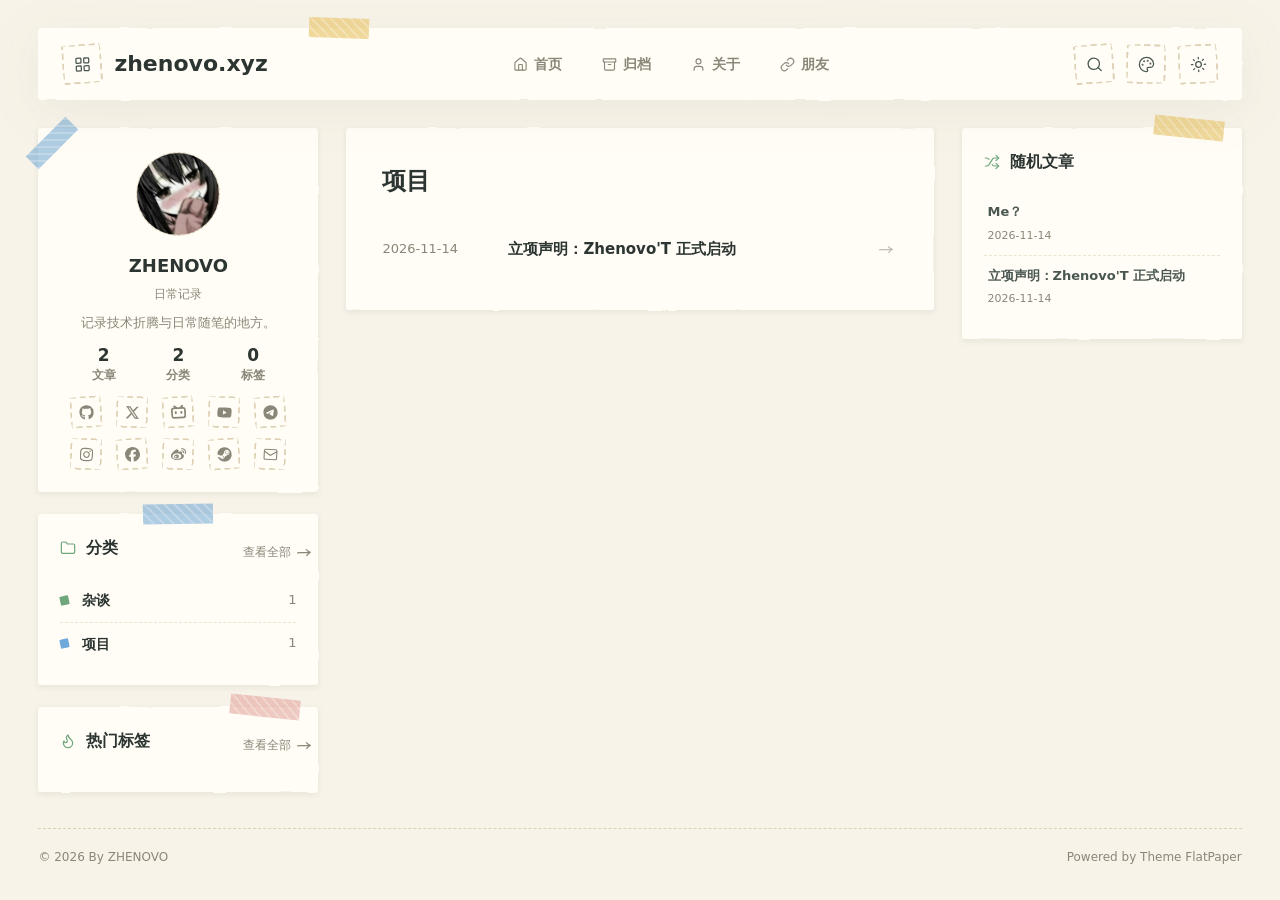
<file: categories/项目/index.html>
<!doctype html>

<html lang="zh-CN">
<head>
  <meta charset="utf-8">
<meta name="viewport" content="width=device-width, initial-scale=1">
<meta name="theme-color" content="#f7f3e9" data-flatpaper-theme-color>

<title>分类：项目 | zhenovo.xyz</title>
<meta name="description" content="分类「项目」收录 1 篇文章，包括立项声明：Zhenovo&#39;T 正式启动。">
<meta property="og:type" content="website">
<meta property="og:title" content="分类：项目 | zhenovo.xyz">
<meta property="og:url" content="https://www.zhenovo.xyz/categories/%E9%A1%B9%E7%9B%AE/">
<meta property="og:site_name" content="zhenovo.xyz">
<meta property="og:description" content="分类「项目」收录 1 篇文章，包括立项声明：Zhenovo&#39;T 正式启动。">
<meta property="og:locale" content="zh_CN">
<meta property="article:author" content="ZHENOVO">
<meta name="twitter:card" content="summary">
<link rel="canonical" href="https://www.zhenovo.xyz/categories/%E9%A1%B9%E7%9B%AE/">

<link rel="icon" href="/img/favicon.ico" type="image/x-icon">

<script type="application/ld+json">{"@context":"https://schema.org","@type":"CollectionPage","headline":"分类：项目 | zhenovo.xyz","name":"分类：项目 | zhenovo.xyz","description":"分类「项目」收录 1 篇文章，包括立项声明：Zhenovo'T 正式启动。","url":"https://www.zhenovo.xyz/categories/%E9%A1%B9%E7%9B%AE/","inLanguage":"zh-CN","isPartOf":{"@type":"WebSite","name":"zhenovo.xyz","url":"https://www.zhenovo.xyz/"},"about":"分类：项目"}</script>

<script>
  (function () {
    var accents = { orange: 1, purple: 1, sakura: 1, blue: 1, pink: 1, green: 1, black: 1 };
    var match = document.cookie.match(/(?:^|;\s*)flatpaper-accent=([^;]+)/);
    var accent = 'green';
    if (match) {
      try { accent = decodeURIComponent(match[1]); } catch (e) {}
    }
    if (!accents[accent]) accent = 'green';
    document.documentElement.setAttribute('data-accent', accent);
    try {
      if (localStorage.getItem('flatpaper-mode') === 'dark') {
        document.documentElement.classList.add('dark-mode');
      }
    } catch (e) {}
    // Reveal-on-scroll opts in from here so it is applied before first paint
    // (no flash) and never applies without JS. If main.js never runs the
    // observer, the timeout drops the class again so nothing stays hidden.
    if ('IntersectionObserver' in window) {
      document.documentElement.classList.add('reveal-ready');
      setTimeout(function () {
        if (!window.flatpaperRevealReady) {
          document.documentElement.classList.remove('reveal-ready');
        }
      }, 2000);
    }
  })();
</script>

<link rel="stylesheet" href="/css/style.css">






  

  

  

  

  

  
  <link rel="stylesheet" href="/css/flatpaper-custom.css">
  
<meta name="generator" content="Hexo 8.1.2"></head>

<body
  class="is-list tag-style-tape bg-style-default"
  data-default-accent="green"
  data-code-theme="simple"
  data-note-style="sticky"
  data-note-icons="on"
  data-button-style="tape"
  data-strong-accent="on"
>
  <svg width="0" height="0" style="position:absolute;z-index:-1;" aria-hidden="true">
    <defs>
      <filter id="paper-edge" x="-5%" y="-5%" width="110%" height="110%">
        <feTurbulence type="fractalNoise" baseFrequency="0.04" result="noise" />
        <feDisplacementMap in="SourceGraphic" in2="noise" scale="3" xChannelSelector="R" yChannelSelector="G" />
      </filter>
    </defs>
  </svg>
  
  <header class="site-header">
  
  <button class="icon-button js-sidebar-toggle sidebar-toggle" type="button" aria-label="打开侧边栏" aria-controls="paper-sidebar-drawer" aria-expanded="false">
    
<svg xmlns="http://www.w3.org/2000/svg" width="1em" height="1em" viewBox="0 0 24 24" fill="none" stroke="currentColor" stroke-width="1.8" stroke-linecap="round" stroke-linejoin="round" class="lucide lucide-menu flatpaper-icon flatpaper-icon--lucide" aria-hidden="true"><use href="/icons.svg#flatpaper-icon-lucide-menu"></use></svg>

  </button>

  <div class="brand">
    <div class="brand-mark-wrapper">
      
        <a class="brand-mark" href="/" aria-label="FlatPaper 首页">
          
<svg xmlns="http://www.w3.org/2000/svg" width="1em" height="1em" viewBox="0 0 24 24" fill="none" stroke="currentColor" stroke-width="1.8" stroke-linecap="round" stroke-linejoin="round" class="lucide lucide-layout-grid flatpaper-icon flatpaper-icon--lucide" aria-hidden="true"><use href="/icons.svg#flatpaper-icon-lucide-layout-grid"></use></svg>

        </a>
      
    </div>
    <a class="brand-text" href="/">zhenovo.xyz</a>
  </div>

  <nav class="site-nav" aria-label="主导航">
    
      
        <a class="site-nav-link " href="/">
          
<svg xmlns="http://www.w3.org/2000/svg" width="1em" height="1em" viewBox="0 0 24 24" fill="none" stroke="currentColor" stroke-width="1.8" stroke-linecap="round" stroke-linejoin="round" class="lucide lucide-house flatpaper-icon flatpaper-icon--lucide" aria-hidden="true"><use href="/icons.svg#flatpaper-icon-lucide-house"></use></svg>

          <span>首页</span>
        </a>
      
    
      
        <a class="site-nav-link " href="/archives/">
          
<svg xmlns="http://www.w3.org/2000/svg" width="1em" height="1em" viewBox="0 0 24 24" fill="none" stroke="currentColor" stroke-width="1.8" stroke-linecap="round" stroke-linejoin="round" class="lucide lucide-archive flatpaper-icon flatpaper-icon--lucide" aria-hidden="true"><use href="/icons.svg#flatpaper-icon-lucide-archive"></use></svg>

          <span>归档</span>
        </a>
      
    
      
        <a class="site-nav-link " href="/about.html">
          
<svg xmlns="http://www.w3.org/2000/svg" width="1em" height="1em" viewBox="0 0 24 24" fill="none" stroke="currentColor" stroke-width="1.8" stroke-linecap="round" stroke-linejoin="round" class="lucide lucide-user flatpaper-icon flatpaper-icon--lucide" aria-hidden="true"><use href="/icons.svg#flatpaper-icon-lucide-user"></use></svg>

          <span>关于</span>
        </a>
      
    
      
        <a class="site-nav-link " href="/friends.html">
          
<svg xmlns="http://www.w3.org/2000/svg" width="1em" height="1em" viewBox="0 0 24 24" fill="none" stroke="currentColor" stroke-width="1.8" stroke-linecap="round" stroke-linejoin="round" class="lucide lucide-link flatpaper-icon flatpaper-icon--lucide" aria-hidden="true"><use href="/icons.svg#flatpaper-icon-lucide-link"></use></svg>

          <span>朋友</span>
        </a>
      
    
  </nav>

  <div class="header-tools">
    <button class="icon-button js-search-open" type="button" aria-label="搜索文章">
      
<svg xmlns="http://www.w3.org/2000/svg" width="1em" height="1em" viewBox="0 0 24 24" fill="none" stroke="currentColor" stroke-width="1.8" stroke-linecap="round" stroke-linejoin="round" class="lucide lucide-search flatpaper-icon flatpaper-icon--lucide" aria-hidden="true"><use href="/icons.svg#flatpaper-icon-lucide-search"></use></svg>

    </button>
    <div class="accent-picker">
      <button class="icon-button accent-toggle" type="button" aria-label="选择主题色" title="选择主题色" aria-haspopup="true" aria-expanded="false" aria-controls="accent-menu">
        
<svg xmlns="http://www.w3.org/2000/svg" width="1em" height="1em" viewBox="0 0 24 24" fill="none" stroke="currentColor" stroke-width="1.8" stroke-linecap="round" stroke-linejoin="round" class="lucide lucide-palette flatpaper-icon flatpaper-icon--lucide" aria-hidden="true"><use href="/icons.svg#flatpaper-icon-lucide-palette"></use></svg>

      </button>
      <div class="accent-menu" id="accent-menu" role="menu" aria-label="主题色">
        <button type="button" class="accent-option" role="menuitemradio" aria-label="橙色" aria-checked="false" data-accent-option="orange">
          <span class="accent-swatch accent-swatch--orange" aria-hidden="true"></span>
        </button>
        <button type="button" class="accent-option" role="menuitemradio" aria-label="紫色" aria-checked="false" data-accent-option="purple">
          <span class="accent-swatch accent-swatch--purple" aria-hidden="true"></span>
        </button>
        <button type="button" class="accent-option" role="menuitemradio" aria-label="樱花粉" aria-checked="false" data-accent-option="sakura">
          <span class="accent-swatch accent-swatch--sakura" aria-hidden="true"></span>
        </button>
        <button type="button" class="accent-option" role="menuitemradio" aria-label="蓝色" aria-checked="false" data-accent-option="blue">
          <span class="accent-swatch accent-swatch--blue" aria-hidden="true"></span>
        </button>
        <button type="button" class="accent-option" role="menuitemradio" aria-label="粉色" aria-checked="false" data-accent-option="pink">
          <span class="accent-swatch accent-swatch--pink" aria-hidden="true"></span>
        </button>
        <button type="button" class="accent-option" role="menuitemradio" aria-label="绿色" aria-checked="false" data-accent-option="green">
          <span class="accent-swatch accent-swatch--green" aria-hidden="true"></span>
        </button>
        <button type="button" class="accent-option" role="menuitemradio" aria-label="黑色" aria-checked="false" data-accent-option="black">
          <span class="accent-swatch accent-swatch--black" aria-hidden="true"></span>
        </button>
      </div>
    </div>
    <button class="theme-toggle" type="button" aria-label="切换颜色模式">
      <span class="theme-icon theme-icon--sun">
<svg xmlns="http://www.w3.org/2000/svg" width="1em" height="1em" viewBox="0 0 24 24" fill="none" stroke="currentColor" stroke-width="1.8" stroke-linecap="round" stroke-linejoin="round" class="lucide lucide-sun flatpaper-icon flatpaper-icon--lucide" aria-hidden="true"><use href="/icons.svg#flatpaper-icon-lucide-sun"></use></svg>
</span>
      <span class="theme-icon theme-icon--moon">
<svg xmlns="http://www.w3.org/2000/svg" width="1em" height="1em" viewBox="0 0 24 24" fill="none" stroke="currentColor" stroke-width="1.8" stroke-linecap="round" stroke-linejoin="round" class="lucide lucide-moon flatpaper-icon flatpaper-icon--lucide" aria-hidden="true"><use href="/icons.svg#flatpaper-icon-lucide-moon"></use></svg>
</span>
    </button>
  </div>
</header>


  
  <main class="paper-shell ">
    

<aside id="paper-sidebar-drawer" class="paper-sidebar paper-sidebar--right" aria-label="侧边栏">
  <div class="drawer-toolbar" aria-label="侧边栏工具">
    <div class="drawer-accent-options" role="group" aria-label="主题色">
      <button type="button" class="accent-option" aria-label="橙色" aria-pressed="false" data-accent-option="orange">
        <span class="accent-swatch accent-swatch--orange" aria-hidden="true"></span>
      </button>
      <button type="button" class="accent-option" aria-label="紫色" aria-pressed="false" data-accent-option="purple">
        <span class="accent-swatch accent-swatch--purple" aria-hidden="true"></span>
      </button>
      <button type="button" class="accent-option" aria-label="樱花粉" aria-pressed="false" data-accent-option="sakura">
        <span class="accent-swatch accent-swatch--sakura" aria-hidden="true"></span>
      </button>
      <button type="button" class="accent-option" aria-label="蓝色" aria-pressed="false" data-accent-option="blue">
        <span class="accent-swatch accent-swatch--blue" aria-hidden="true"></span>
      </button>
      <button type="button" class="accent-option" aria-label="粉色" aria-pressed="false" data-accent-option="pink">
        <span class="accent-swatch accent-swatch--pink" aria-hidden="true"></span>
      </button>
      <button type="button" class="accent-option" aria-label="绿色" aria-pressed="false" data-accent-option="green">
        <span class="accent-swatch accent-swatch--green" aria-hidden="true"></span>
      </button>
      <button type="button" class="accent-option" aria-label="黑色" aria-pressed="false" data-accent-option="black">
        <span class="accent-swatch accent-swatch--black" aria-hidden="true"></span>
      </button>
    </div>
    <button class="icon-button drawer-close js-sidebar-close" type="button" aria-label="关闭侧边栏">
      
<svg xmlns="http://www.w3.org/2000/svg" width="1em" height="1em" viewBox="0 0 24 24" fill="none" stroke="currentColor" stroke-width="1.8" stroke-linecap="round" stroke-linejoin="round" class="lucide lucide-x flatpaper-icon flatpaper-icon--lucide" aria-hidden="true"><use href="/icons.svg#flatpaper-icon-lucide-x"></use></svg>

    </button>
  </div>

  <section class="side-card nav-card">
    <nav class="site-nav-drawer" aria-label="移动端导航">
      
        
          <a class="" href="/">
            
<svg xmlns="http://www.w3.org/2000/svg" width="1em" height="1em" viewBox="0 0 24 24" fill="none" stroke="currentColor" stroke-width="1.8" stroke-linecap="round" stroke-linejoin="round" class="lucide lucide-house flatpaper-icon flatpaper-icon--lucide" aria-hidden="true"><use href="/icons.svg#flatpaper-icon-lucide-house"></use></svg>

            <span>首页</span>
          </a>
        
      
        
          <a class="" href="/archives/">
            
<svg xmlns="http://www.w3.org/2000/svg" width="1em" height="1em" viewBox="0 0 24 24" fill="none" stroke="currentColor" stroke-width="1.8" stroke-linecap="round" stroke-linejoin="round" class="lucide lucide-archive flatpaper-icon flatpaper-icon--lucide" aria-hidden="true"><use href="/icons.svg#flatpaper-icon-lucide-archive"></use></svg>

            <span>归档</span>
          </a>
        
      
        
          <a class="" href="/about.html">
            
<svg xmlns="http://www.w3.org/2000/svg" width="1em" height="1em" viewBox="0 0 24 24" fill="none" stroke="currentColor" stroke-width="1.8" stroke-linecap="round" stroke-linejoin="round" class="lucide lucide-user flatpaper-icon flatpaper-icon--lucide" aria-hidden="true"><use href="/icons.svg#flatpaper-icon-lucide-user"></use></svg>

            <span>关于</span>
          </a>
        
      
        
          <a class="" href="/friends.html">
            
<svg xmlns="http://www.w3.org/2000/svg" width="1em" height="1em" viewBox="0 0 24 24" fill="none" stroke="currentColor" stroke-width="1.8" stroke-linecap="round" stroke-linejoin="round" class="lucide lucide-link flatpaper-icon flatpaper-icon--lucide" aria-hidden="true"><use href="/icons.svg#flatpaper-icon-lucide-link"></use></svg>

            <span>朋友</span>
          </a>
        
      
    </nav>
  </section>

  <section class="side-card profile-card reveal">
    
      <div class="avatar avatar--image avatar--circle">
        <img src="/img/avatar.jpg" alt="ZHENOVO" loading="lazy" referrerpolicy="no-referrer">
      </div>
    
    <h3>ZHENOVO</h3>
    <p class="profile-role">日常记录</p>
    <p>记录技术折腾与日常随笔的地方。</p>
    
      <div class="site-info" aria-label="站点信息">
        
          
            <a class="site-info__item" href="/archives/">
              <strong>2</strong>
              <span>文章</span>
            </a>
          
        
          
            <a class="site-info__item" href="/categories/">
              <strong>2</strong>
              <span>分类</span>
            </a>
          
        
          
            <a class="site-info__item" href="/tags/">
              <strong>0</strong>
              <span>标签</span>
            </a>
          
        
      </div>
    
    <div class="socials">
      
        <a href="https://github.com/ZHENOVO" target="_blank" rel="noopener" aria-label="GitHub" data-tooltip="GitHub">
          
            
<svg xmlns="http://www.w3.org/2000/svg" width="1em" height="1em" viewBox="0 0 496 512" fill="currentColor" class="lucide lucide-github flatpaper-icon flatpaper-icon--fa-brands" aria-hidden="true"><use href="/icons.svg#flatpaper-icon-fa-brands-github"></use></svg>

          
        </a>
      
        <a href="https://x.com/" target="_blank" rel="noopener" aria-label="X" data-tooltip="X">
          
            
<svg xmlns="http://www.w3.org/2000/svg" width="1em" height="1em" viewBox="0 0 512 512" fill="currentColor" class="lucide lucide-x-twitter flatpaper-icon flatpaper-icon--fa-brands" aria-hidden="true"><use href="/icons.svg#flatpaper-icon-fa-brands-x-twitter"></use></svg>

          
        </a>
      
        <a href="https://space.bilibili.com/" target="_blank" rel="noopener" aria-label="Bilibili" data-tooltip="Bilibili">
          
            
<svg xmlns="http://www.w3.org/2000/svg" width="1em" height="1em" viewBox="0 0 512 512" fill="currentColor" class="lucide lucide-bilibili flatpaper-icon flatpaper-icon--fa-brands" aria-hidden="true"><use href="/icons.svg#flatpaper-icon-fa-brands-bilibili"></use></svg>

          
        </a>
      
        <a href="https://www.youtube.com/" target="_blank" rel="noopener" aria-label="YouTube" data-tooltip="YouTube">
          
            
<svg xmlns="http://www.w3.org/2000/svg" width="1em" height="1em" viewBox="0 0 576 512" fill="currentColor" class="lucide lucide-youtube flatpaper-icon flatpaper-icon--fa-brands" aria-hidden="true"><use href="/icons.svg#flatpaper-icon-fa-brands-youtube"></use></svg>

          
        </a>
      
        <a href="https://t.me/" target="_blank" rel="noopener" aria-label="Telegram" data-tooltip="Telegram">
          
            
<svg xmlns="http://www.w3.org/2000/svg" width="1em" height="1em" viewBox="0 0 496 512" fill="currentColor" class="lucide lucide-telegram flatpaper-icon flatpaper-icon--fa-brands" aria-hidden="true"><use href="/icons.svg#flatpaper-icon-fa-brands-telegram"></use></svg>

          
        </a>
      
        <a href="https://www.instagram.com/" target="_blank" rel="noopener" aria-label="Instagram" data-tooltip="Instagram">
          
            
<svg xmlns="http://www.w3.org/2000/svg" width="1em" height="1em" viewBox="0 0 448 512" fill="currentColor" class="lucide lucide-instagram flatpaper-icon flatpaper-icon--fa-brands" aria-hidden="true"><use href="/icons.svg#flatpaper-icon-fa-brands-instagram"></use></svg>

          
        </a>
      
        <a href="https://www.facebook.com/" target="_blank" rel="noopener" aria-label="Facebook" data-tooltip="Facebook">
          
            
<svg xmlns="http://www.w3.org/2000/svg" width="1em" height="1em" viewBox="0 0 512 512" fill="currentColor" class="lucide lucide-facebook flatpaper-icon flatpaper-icon--fa-brands" aria-hidden="true"><use href="/icons.svg#flatpaper-icon-fa-brands-facebook"></use></svg>

          
        </a>
      
        <a href="https://weibo.com/" target="_blank" rel="noopener" aria-label="Weibo" data-tooltip="Weibo">
          
            
<svg xmlns="http://www.w3.org/2000/svg" width="1em" height="1em" viewBox="0 0 512 512" fill="currentColor" class="lucide lucide-weibo flatpaper-icon flatpaper-icon--fa-brands" aria-hidden="true"><use href="/icons.svg#flatpaper-icon-fa-brands-weibo"></use></svg>

          
        </a>
      
        <a href="https://steamcommunity.com/" target="_blank" rel="noopener" aria-label="Steam" data-tooltip="Steam">
          
            
<svg xmlns="http://www.w3.org/2000/svg" width="1em" height="1em" viewBox="0 0 496 512" fill="currentColor" class="lucide lucide-steam flatpaper-icon flatpaper-icon--fa-brands" aria-hidden="true"><use href="/icons.svg#flatpaper-icon-fa-brands-steam"></use></svg>

          
        </a>
      
        <a href="mailto:you@example.com" target="_blank" rel="noopener" aria-label="Email" data-tooltip="Email">
          
            
<svg xmlns="http://www.w3.org/2000/svg" width="1em" height="1em" viewBox="0 0 24 24" fill="none" stroke="currentColor" stroke-width="1.8" stroke-linecap="round" stroke-linejoin="round" class="lucide lucide-mail flatpaper-icon flatpaper-icon--lucide" aria-hidden="true"><use href="/icons.svg#flatpaper-icon-lucide-mail"></use></svg>

          
        </a>
      
      
    </div>
  </section>

  

  
    <section class="side-card categories-card reveal">
      <header class="side-card__head">
        <h2>
<svg xmlns="http://www.w3.org/2000/svg" width="1em" height="1em" viewBox="0 0 24 24" fill="none" stroke="currentColor" stroke-width="1.8" stroke-linecap="round" stroke-linejoin="round" class="lucide lucide-folder flatpaper-icon flatpaper-icon--lucide" aria-hidden="true"><use href="/icons.svg#flatpaper-icon-lucide-folder"></use></svg>
分类</h2>
        <a class="side-card__more" href="/categories/">
          <span class="marker-swipe">查看全部</span>
        </a>
      </header>
      
        <a href="/categories/%E6%9D%82%E8%B0%88/">
          <span class="dot dot-0"></span>
          <strong><span class="marker-swipe">杂谈</span></strong>
          <em>1</em>
        </a>
      
        <a href="/categories/%E9%A1%B9%E7%9B%AE/">
          <span class="dot dot-1"></span>
          <strong><span class="marker-swipe">项目</span></strong>
          <em>1</em>
        </a>
      
    </section>

    <section class="side-card tag-card reveal">
      <header class="side-card__head tag-card__head">
        <h2>
<svg xmlns="http://www.w3.org/2000/svg" width="1em" height="1em" viewBox="0 0 24 24" fill="none" stroke="currentColor" stroke-width="1.8" stroke-linecap="round" stroke-linejoin="round" class="lucide lucide-flame flatpaper-icon flatpaper-icon--lucide" aria-hidden="true"><use href="/icons.svg#flatpaper-icon-lucide-flame"></use></svg>
热门标签</h2>
        <a class="side-card__more tag-card__more" href="/tags/">
          <span class="marker-swipe">查看全部</span>
        </a>
      </header>
      <div class="tag-cloud">
        
        
      </div>
    </section>
  

  

</aside>

    <section class="paper-main">
      
<section class="archive-paper">
  
    <h1>项目</h1>
  
  <div class="archive-list">
    
      <a class="archive-item" href="/2026/11/14/%E7%AB%8B%E9%A1%B9%E5%A3%B0%E6%98%8E%EF%BC%9AZhenovo'T%20%E6%AD%A3%E5%BC%8F%E5%90%AF%E5%8A%A8/">
        <span>2026-11-14</span>
        <strong><span class="marker-swipe">立项声明：Zhenovo&#39;T 正式启动</span></strong>
        <em></em>
      </a>
    
  </div>
</section>




      


    </section>
    
      <aside class="paper-sidebar paper-sidebar--left">
  
  

  <section class="side-card recent-card" data-random-posts-limit="5" data-random-posts-url="/flatpaper-random-posts.json" data-random-posts-current="/categories/%E9%A1%B9%E7%9B%AE/index.html">
    <h2>
<svg xmlns="http://www.w3.org/2000/svg" width="1em" height="1em" viewBox="0 0 24 24" fill="none" stroke="currentColor" stroke-width="1.8" stroke-linecap="round" stroke-linejoin="round" class="lucide lucide-shuffle flatpaper-icon flatpaper-icon--lucide" aria-hidden="true"><use href="/icons.svg#flatpaper-icon-lucide-shuffle"></use></svg>
随机文章</h2>
    <ul class="recent-list js-random-posts">
      
        <li>
          <a class="recent-item" href="/2026/11/14/%E7%AB%8B%E9%A1%B9%E5%A3%B0%E6%98%8E%EF%BC%9AZhenovo'T%20%E6%AD%A3%E5%BC%8F%E5%90%AF%E5%8A%A8/">
            <strong><span class="marker-swipe">立项声明：Zhenovo&#39;T 正式启动</span></strong>
            <em>2026-11-14</em>
          </a>
        </li>
      
        <li>
          <a class="recent-item" href="/2026/11/14/Me%EF%BC%9F/">
            <strong><span class="marker-swipe">Me？</span></strong>
            <em>2026-11-14</em>
          </a>
        </li>
      
    </ul>
  </section>


</aside>

    
  </main>

  <div class="sidebar-backdrop js-sidebar-close" aria-hidden="true"></div>

  
<footer class="site-footer">
  <span class="site-footer__left">© 2026 By ZHENOVO</span>
  
    <span class="site-footer__right">
      
        <span class="site-footer__row"><span class="site-footer__powered"><span class="site-footer__powered-prefix">Powered by Theme</span> <a href="https://github.com/Homulilly/hexo-theme-flatpaper" target="_blank" rel="noopener">FlatPaper</a></span></span>
      
    </span>
  
</footer>

  
<div class="search-panel" aria-hidden="true" data-index-url="/flatpaper-search.json">
  <div class="search-backdrop js-search-close"></div>
  <section class="search-dialog" role="dialog" aria-modal="true" aria-label="搜索文章">
    <span class="tape tape--top-left" aria-hidden="true"></span>
    <header class="search-head">
      <h2><span class="green-dot"></span>搜索文章</h2>
      <button class="icon-button js-search-close" type="button" aria-label="关闭搜索">
        
<svg xmlns="http://www.w3.org/2000/svg" width="1em" height="1em" viewBox="0 0 24 24" fill="none" stroke="currentColor" stroke-width="1.8" stroke-linecap="round" stroke-linejoin="round" class="lucide lucide-x flatpaper-icon flatpaper-icon--lucide" aria-hidden="true"><use href="/icons.svg#flatpaper-icon-lucide-x"></use></svg>

      </button>
    </header>
    <label class="search-field">
      
<svg xmlns="http://www.w3.org/2000/svg" width="1em" height="1em" viewBox="0 0 24 24" fill="none" stroke="currentColor" stroke-width="1.8" stroke-linecap="round" stroke-linejoin="round" class="lucide lucide-search flatpaper-icon flatpaper-icon--lucide" aria-hidden="true"><use href="/icons.svg#flatpaper-icon-lucide-search"></use></svg>

      <input id="flatpaper-search" class="search-input" type="search" placeholder="输入关键词，按 Esc 关闭" autocomplete="off">
    </label>
    <div class="search-results" data-empty="输入关键词后显示匹配的文章">
      <p class="search-empty">输入关键词后显示匹配的文章</p>
    </div>
  </section>
</div>

  <script>
  window.FLATPAPER_I18N = {"language":"zh-CN","common.posts":"文章","common.categories":"分类","common.tags":"标签","common.comments":"评论","common.share":"分享","common.page":"页面","common.archive":"归档","common.post_list":"文章列表","common.search_posts":"搜索文章","common.random_posts":"随机文章","common.reward":"赞赏","common.view_all":"查看全部","pagination.prev":"上一页","pagination.next":"下一页","pagination.post_pager":"文章分页","pagination.archive_pager":"归档分页","index.featured":"精选文章","index.pinned":"置顶","index.read_more":"阅读全文","index.previous_slide":"上一张","index.next_slide":"下一张","index.carousel_pagination":"轮播页码","index.carousel_slide":"第 %d 张","index.latest_posts":"最新文章","index.empty_posts":"还没有文章。创建第一篇文章后，这里会显示最新内容。","archive.title":"归档","archive.post_list":"文章列表","taxonomy.category_count":"%d 篇","taxonomy.empty_categories":"暂时还没有分类。","taxonomy.empty_tags":"暂时还没有标签。","links.label":"友链","links.title":"友情链接","links.empty_data":"暂未加载到友链数据。请确认 source/_data/links.yml 存在并已 hexo clean。","links.rss_label":"%s 的 RSS","friends_feed.label":"朋友圈","friends_feed.title":"友链朋友圈","friends_feed.loading":"正在加载友链动态…","friends_feed.missing_url":"暂未配置 all.json 地址。","friends_feed.load_failed":"友链动态加载失败，请稍后再试。","friends_feed.empty":"暂时没有抓取到友链文章。","friends_feed.load_more":"加载更多","friends_feed.updated_at":"更新于 %s","friends_feed.friend_count":"%d 位友邻","friends_feed.active_count":"%d 位活跃","friends_feed.article_count":"%d 篇文章","friends_feed.unknown_author":"未知站点","friends_feed.date_unknown":"时间未知","guestbook.label":"留言板","guestbook.title":"留言板","guestbook.loading":"正在铺开留言墙…","guestbook.missing_config":"留言墙需要评论系统：请在主题配置中设置 comments: twikoo（并填写 envId）或 comments: artalk（并填写 server）。","guestbook.load_failed":"留言加载失败，请稍后再试。","guestbook.empty":"墙上还空着，来贴第一张留言吧！","guestbook.load_more":"展开更多留言","guestbook.total_count":"共 %d 条留言","guestbook.latest_note":"墙上展示最新 %d 条","guestbook.jump_to_comment":"查看留言","guestbook.sort_time":"查看最新","guestbook.sort_random":"随机排序","guestbook.anonymous":"匿名访客","guestbook.write_hint":"在下方留言，刷新后就会贴到墙上","post.scroll_to_comments":"跳转到评论区","post.previous":"上一篇","post.next":"下一篇","post.no_previous":"没有更早的文章了","post.no_next":"已经是最新的一篇","post.back_to_top":"返回顶部","post.related_posts":"相关文章","post.view_more":"查看更多","not_found.label":"页面走丢了","not_found.title":"找不到这个页面","not_found.text":"这个地址可能已经移动、删除，或者从未存在。","not_found.home":"返回首页","not_found.search":"搜索文章","search.placeholder":"输入关键词，按 Esc 关闭","search.empty":"输入关键词后显示匹配的文章","search.loading":"正在加载搜索索引…","search.load_failed":"搜索索引加载失败，请重新打开搜索重试","search.no_result":"没有找到与 \"%s\" 相关的文章","search.close":"关闭搜索","code.copy":"复制代码","code.collapse":"折叠代码","code.expand":"展开代码","heading.anchor":"链接到此节: %s","head.tag":"标签：%s","head.category":"分类：%s","head.archive":"归档","head.archive_with_date":"归档：%s","head.page_number":"第 %d 页","navigation.primary":"主导航","navigation.mobile":"移动端导航","navigation.brand_home":"FlatPaper 首页","navigation.brand_menu":"打开站点导航","navigation.open_sidebar":"打开侧边栏","navigation.close_sidebar":"关闭侧边栏","navigation.sidebar":"侧边栏","navigation.sidebar_tools":"侧边栏工具","navigation.site_links":"站点链接","navigation.site_info":"站点信息","colors.choose_theme_color":"选择主题色","colors.theme_color":"主题色","colors.toggle_color_mode":"切换颜色模式","colors.green":"绿色","colors.purple":"紫色","colors.pink":"粉色","colors.sakura":"樱花粉","colors.blue":"蓝色","colors.orange":"橙色","colors.black":"黑色","profile.default_bio":"热爱生活，热爱代码，喜欢分享技术与生活中的点滴。","welcome.cta":"开始阅读","welcome.title":"欢迎来到 FlatPaper","welcome.text":"一个专注于内容与阅读体验的博客主题。","typed.from":"出自","reward_list.total":"共 %s 人","reward_list.updated":"最新更新时间：","stack_album.label":"堆叠相册","home_hero.label":"首页开屏","home_hero.enter":"开始阅读","home_hero.note":"今日","home_hero.default_subtitle":"日常记录","home_hero.nav_links":"开屏导航","home_hero.profile_links":"个人链接","home_hero.tools":"开屏工具","home_hero.shuffle_stickers":"打乱贴纸位置","home_hero.link":"链接","home_hero.sticker_image":"贴纸图片","home_hero.visit_confirm":"要访问 %s 吗？","home_hero.visit":"访问","home_hero.cancel":"取消","toc.title":"文章目录","toc.empty":"目录会根据文章标题自动生成。","toc.expand_all":"展开全部目录","toc.collapse_all":"收起全部目录","sidebar.hot_tags":"热门标签","sidebar.latest_posts":"最新文章"};
  </script>
  
<script src="/js/main.js"></script>

  
</body>
</html>
</file>
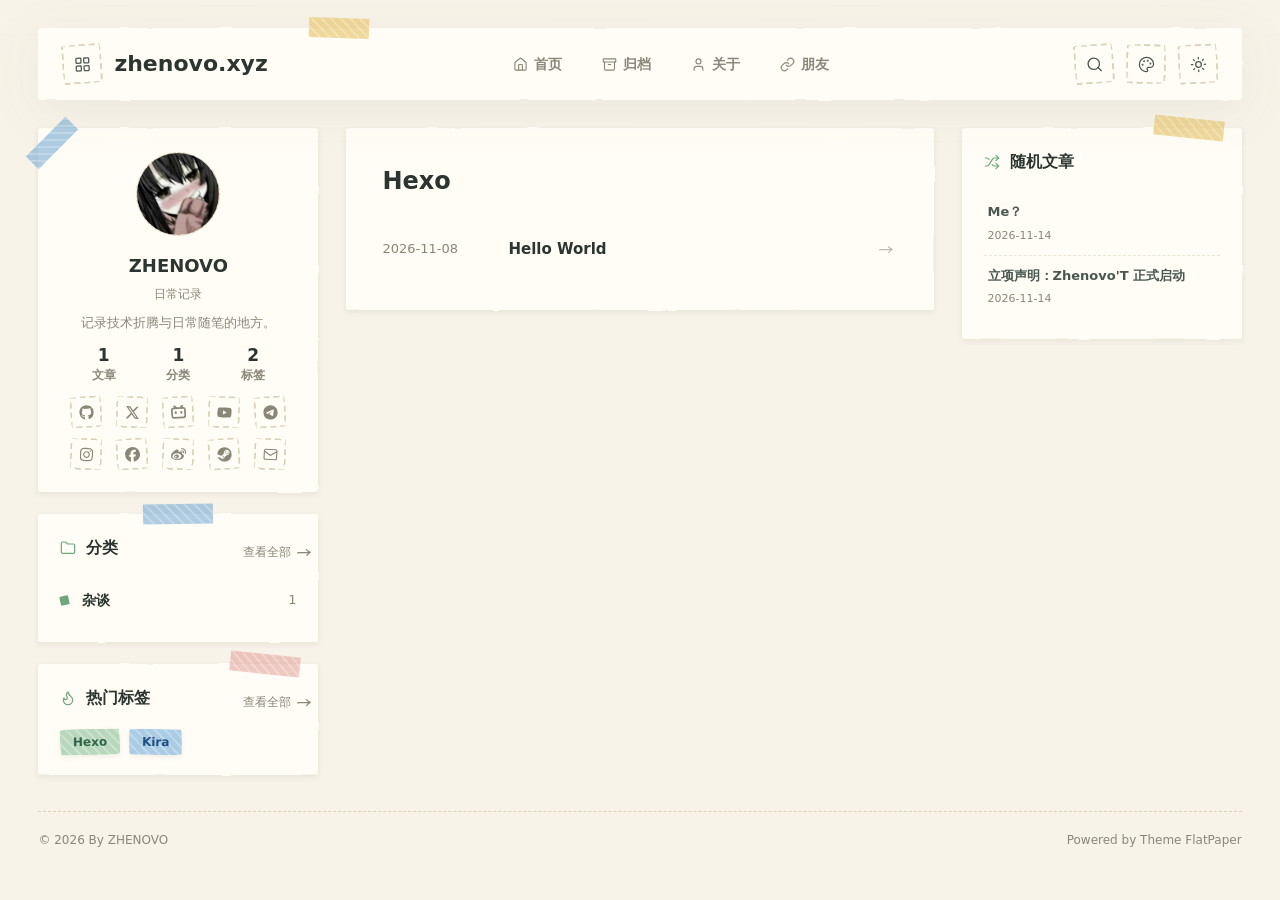
<file: tags/Hexo/index.html>
<!doctype html>

<html lang="zh-CN">
<head>
  <meta charset="utf-8">
<meta name="viewport" content="width=device-width, initial-scale=1">
<meta name="theme-color" content="#f7f3e9" data-flatpaper-theme-color>

<title>标签：Hexo | zhenovo.xyz</title>
<meta name="description" content="标签「Hexo」收录 1 篇文章，包括Hello World。">
<meta property="og:type" content="website">
<meta property="og:title" content="标签：Hexo | zhenovo.xyz">
<meta property="og:url" content="https://www.zhenovo.xyz/tags/Hexo/">
<meta property="og:site_name" content="zhenovo.xyz">
<meta property="og:description" content="标签「Hexo」收录 1 篇文章，包括Hello World。">
<meta property="og:locale" content="zh_CN">
<meta property="article:author" content="ZHENOVO">
<meta name="twitter:card" content="summary">
<link rel="canonical" href="https://www.zhenovo.xyz/tags/Hexo/">

<link rel="icon" href="/img/favicon.ico" type="image/x-icon">

<script type="application/ld+json">{"@context":"https://schema.org","@type":"CollectionPage","headline":"标签：Hexo | zhenovo.xyz","name":"标签：Hexo | zhenovo.xyz","description":"标签「Hexo」收录 1 篇文章，包括Hello World。","url":"https://www.zhenovo.xyz/tags/Hexo/","inLanguage":"zh-CN","isPartOf":{"@type":"WebSite","name":"zhenovo.xyz","url":"https://www.zhenovo.xyz/"},"about":"标签：Hexo"}</script>

<script>
  (function () {
    var accents = { orange: 1, purple: 1, sakura: 1, blue: 1, pink: 1, green: 1, black: 1 };
    var match = document.cookie.match(/(?:^|;\s*)flatpaper-accent=([^;]+)/);
    var accent = 'green';
    if (match) {
      try { accent = decodeURIComponent(match[1]); } catch (e) {}
    }
    if (!accents[accent]) accent = 'green';
    document.documentElement.setAttribute('data-accent', accent);
    try {
      if (localStorage.getItem('flatpaper-mode') === 'dark') {
        document.documentElement.classList.add('dark-mode');
      }
    } catch (e) {}
    // Reveal-on-scroll opts in from here so it is applied before first paint
    // (no flash) and never applies without JS. If main.js never runs the
    // observer, the timeout drops the class again so nothing stays hidden.
    if ('IntersectionObserver' in window) {
      document.documentElement.classList.add('reveal-ready');
      setTimeout(function () {
        if (!window.flatpaperRevealReady) {
          document.documentElement.classList.remove('reveal-ready');
        }
      }, 2000);
    }
  })();
</script>

<link rel="stylesheet" href="/css/style.css">






  

  

  

  

  

  
  <link rel="stylesheet" href="/css/flatpaper-custom.css">
  
<meta name="generator" content="Hexo 8.1.2"></head>

<body
  class="is-list tag-style-tape bg-style-default"
  data-default-accent="green"
  data-code-theme="simple"
  data-note-style="sticky"
  data-note-icons="on"
  data-button-style="tape"
  data-strong-accent="on"
>
  <svg width="0" height="0" style="position:absolute;z-index:-1;" aria-hidden="true">
    <defs>
      <filter id="paper-edge" x="-5%" y="-5%" width="110%" height="110%">
        <feTurbulence type="fractalNoise" baseFrequency="0.04" result="noise" />
        <feDisplacementMap in="SourceGraphic" in2="noise" scale="3" xChannelSelector="R" yChannelSelector="G" />
      </filter>
    </defs>
  </svg>
  
  <header class="site-header">
  
  <button class="icon-button js-sidebar-toggle sidebar-toggle" type="button" aria-label="打开侧边栏" aria-controls="paper-sidebar-drawer" aria-expanded="false">
    
<svg xmlns="http://www.w3.org/2000/svg" width="1em" height="1em" viewBox="0 0 24 24" fill="none" stroke="currentColor" stroke-width="1.8" stroke-linecap="round" stroke-linejoin="round" class="lucide lucide-menu flatpaper-icon flatpaper-icon--lucide" aria-hidden="true"><use href="/icons.svg#flatpaper-icon-lucide-menu"></use></svg>

  </button>

  <div class="brand">
    <div class="brand-mark-wrapper">
      
        <a class="brand-mark" href="/" aria-label="FlatPaper 首页">
          
<svg xmlns="http://www.w3.org/2000/svg" width="1em" height="1em" viewBox="0 0 24 24" fill="none" stroke="currentColor" stroke-width="1.8" stroke-linecap="round" stroke-linejoin="round" class="lucide lucide-layout-grid flatpaper-icon flatpaper-icon--lucide" aria-hidden="true"><use href="/icons.svg#flatpaper-icon-lucide-layout-grid"></use></svg>

        </a>
      
    </div>
    <a class="brand-text" href="/">zhenovo.xyz</a>
  </div>

  <nav class="site-nav" aria-label="主导航">
    
      
        <a class="site-nav-link " href="/">
          
<svg xmlns="http://www.w3.org/2000/svg" width="1em" height="1em" viewBox="0 0 24 24" fill="none" stroke="currentColor" stroke-width="1.8" stroke-linecap="round" stroke-linejoin="round" class="lucide lucide-house flatpaper-icon flatpaper-icon--lucide" aria-hidden="true"><use href="/icons.svg#flatpaper-icon-lucide-house"></use></svg>

          <span>首页</span>
        </a>
      
    
      
        <a class="site-nav-link " href="/archives/">
          
<svg xmlns="http://www.w3.org/2000/svg" width="1em" height="1em" viewBox="0 0 24 24" fill="none" stroke="currentColor" stroke-width="1.8" stroke-linecap="round" stroke-linejoin="round" class="lucide lucide-archive flatpaper-icon flatpaper-icon--lucide" aria-hidden="true"><use href="/icons.svg#flatpaper-icon-lucide-archive"></use></svg>

          <span>归档</span>
        </a>
      
    
      
        <a class="site-nav-link " href="/about.html">
          
<svg xmlns="http://www.w3.org/2000/svg" width="1em" height="1em" viewBox="0 0 24 24" fill="none" stroke="currentColor" stroke-width="1.8" stroke-linecap="round" stroke-linejoin="round" class="lucide lucide-user flatpaper-icon flatpaper-icon--lucide" aria-hidden="true"><use href="/icons.svg#flatpaper-icon-lucide-user"></use></svg>

          <span>关于</span>
        </a>
      
    
      
        <a class="site-nav-link " href="/friends.html">
          
<svg xmlns="http://www.w3.org/2000/svg" width="1em" height="1em" viewBox="0 0 24 24" fill="none" stroke="currentColor" stroke-width="1.8" stroke-linecap="round" stroke-linejoin="round" class="lucide lucide-link flatpaper-icon flatpaper-icon--lucide" aria-hidden="true"><use href="/icons.svg#flatpaper-icon-lucide-link"></use></svg>

          <span>朋友</span>
        </a>
      
    
  </nav>

  <div class="header-tools">
    <button class="icon-button js-search-open" type="button" aria-label="搜索文章">
      
<svg xmlns="http://www.w3.org/2000/svg" width="1em" height="1em" viewBox="0 0 24 24" fill="none" stroke="currentColor" stroke-width="1.8" stroke-linecap="round" stroke-linejoin="round" class="lucide lucide-search flatpaper-icon flatpaper-icon--lucide" aria-hidden="true"><use href="/icons.svg#flatpaper-icon-lucide-search"></use></svg>

    </button>
    <div class="accent-picker">
      <button class="icon-button accent-toggle" type="button" aria-label="选择主题色" title="选择主题色" aria-haspopup="true" aria-expanded="false" aria-controls="accent-menu">
        
<svg xmlns="http://www.w3.org/2000/svg" width="1em" height="1em" viewBox="0 0 24 24" fill="none" stroke="currentColor" stroke-width="1.8" stroke-linecap="round" stroke-linejoin="round" class="lucide lucide-palette flatpaper-icon flatpaper-icon--lucide" aria-hidden="true"><use href="/icons.svg#flatpaper-icon-lucide-palette"></use></svg>

      </button>
      <div class="accent-menu" id="accent-menu" role="menu" aria-label="主题色">
        <button type="button" class="accent-option" role="menuitemradio" aria-label="橙色" aria-checked="false" data-accent-option="orange">
          <span class="accent-swatch accent-swatch--orange" aria-hidden="true"></span>
        </button>
        <button type="button" class="accent-option" role="menuitemradio" aria-label="紫色" aria-checked="false" data-accent-option="purple">
          <span class="accent-swatch accent-swatch--purple" aria-hidden="true"></span>
        </button>
        <button type="button" class="accent-option" role="menuitemradio" aria-label="樱花粉" aria-checked="false" data-accent-option="sakura">
          <span class="accent-swatch accent-swatch--sakura" aria-hidden="true"></span>
        </button>
        <button type="button" class="accent-option" role="menuitemradio" aria-label="蓝色" aria-checked="false" data-accent-option="blue">
          <span class="accent-swatch accent-swatch--blue" aria-hidden="true"></span>
        </button>
        <button type="button" class="accent-option" role="menuitemradio" aria-label="粉色" aria-checked="false" data-accent-option="pink">
          <span class="accent-swatch accent-swatch--pink" aria-hidden="true"></span>
        </button>
        <button type="button" class="accent-option" role="menuitemradio" aria-label="绿色" aria-checked="false" data-accent-option="green">
          <span class="accent-swatch accent-swatch--green" aria-hidden="true"></span>
        </button>
        <button type="button" class="accent-option" role="menuitemradio" aria-label="黑色" aria-checked="false" data-accent-option="black">
          <span class="accent-swatch accent-swatch--black" aria-hidden="true"></span>
        </button>
      </div>
    </div>
    <button class="theme-toggle" type="button" aria-label="切换颜色模式">
      <span class="theme-icon theme-icon--sun">
<svg xmlns="http://www.w3.org/2000/svg" width="1em" height="1em" viewBox="0 0 24 24" fill="none" stroke="currentColor" stroke-width="1.8" stroke-linecap="round" stroke-linejoin="round" class="lucide lucide-sun flatpaper-icon flatpaper-icon--lucide" aria-hidden="true"><use href="/icons.svg#flatpaper-icon-lucide-sun"></use></svg>
</span>
      <span class="theme-icon theme-icon--moon">
<svg xmlns="http://www.w3.org/2000/svg" width="1em" height="1em" viewBox="0 0 24 24" fill="none" stroke="currentColor" stroke-width="1.8" stroke-linecap="round" stroke-linejoin="round" class="lucide lucide-moon flatpaper-icon flatpaper-icon--lucide" aria-hidden="true"><use href="/icons.svg#flatpaper-icon-lucide-moon"></use></svg>
</span>
    </button>
  </div>
</header>


  
  <main class="paper-shell ">
    

<aside id="paper-sidebar-drawer" class="paper-sidebar paper-sidebar--right" aria-label="侧边栏">
  <div class="drawer-toolbar" aria-label="侧边栏工具">
    <div class="drawer-accent-options" role="group" aria-label="主题色">
      <button type="button" class="accent-option" aria-label="橙色" aria-pressed="false" data-accent-option="orange">
        <span class="accent-swatch accent-swatch--orange" aria-hidden="true"></span>
      </button>
      <button type="button" class="accent-option" aria-label="紫色" aria-pressed="false" data-accent-option="purple">
        <span class="accent-swatch accent-swatch--purple" aria-hidden="true"></span>
      </button>
      <button type="button" class="accent-option" aria-label="樱花粉" aria-pressed="false" data-accent-option="sakura">
        <span class="accent-swatch accent-swatch--sakura" aria-hidden="true"></span>
      </button>
      <button type="button" class="accent-option" aria-label="蓝色" aria-pressed="false" data-accent-option="blue">
        <span class="accent-swatch accent-swatch--blue" aria-hidden="true"></span>
      </button>
      <button type="button" class="accent-option" aria-label="粉色" aria-pressed="false" data-accent-option="pink">
        <span class="accent-swatch accent-swatch--pink" aria-hidden="true"></span>
      </button>
      <button type="button" class="accent-option" aria-label="绿色" aria-pressed="false" data-accent-option="green">
        <span class="accent-swatch accent-swatch--green" aria-hidden="true"></span>
      </button>
      <button type="button" class="accent-option" aria-label="黑色" aria-pressed="false" data-accent-option="black">
        <span class="accent-swatch accent-swatch--black" aria-hidden="true"></span>
      </button>
    </div>
    <button class="icon-button drawer-close js-sidebar-close" type="button" aria-label="关闭侧边栏">
      
<svg xmlns="http://www.w3.org/2000/svg" width="1em" height="1em" viewBox="0 0 24 24" fill="none" stroke="currentColor" stroke-width="1.8" stroke-linecap="round" stroke-linejoin="round" class="lucide lucide-x flatpaper-icon flatpaper-icon--lucide" aria-hidden="true"><use href="/icons.svg#flatpaper-icon-lucide-x"></use></svg>

    </button>
  </div>

  <section class="side-card nav-card">
    <nav class="site-nav-drawer" aria-label="移动端导航">
      
        
          <a class="" href="/">
            
<svg xmlns="http://www.w3.org/2000/svg" width="1em" height="1em" viewBox="0 0 24 24" fill="none" stroke="currentColor" stroke-width="1.8" stroke-linecap="round" stroke-linejoin="round" class="lucide lucide-house flatpaper-icon flatpaper-icon--lucide" aria-hidden="true"><use href="/icons.svg#flatpaper-icon-lucide-house"></use></svg>

            <span>首页</span>
          </a>
        
      
        
          <a class="" href="/archives/">
            
<svg xmlns="http://www.w3.org/2000/svg" width="1em" height="1em" viewBox="0 0 24 24" fill="none" stroke="currentColor" stroke-width="1.8" stroke-linecap="round" stroke-linejoin="round" class="lucide lucide-archive flatpaper-icon flatpaper-icon--lucide" aria-hidden="true"><use href="/icons.svg#flatpaper-icon-lucide-archive"></use></svg>

            <span>归档</span>
          </a>
        
      
        
          <a class="" href="/about.html">
            
<svg xmlns="http://www.w3.org/2000/svg" width="1em" height="1em" viewBox="0 0 24 24" fill="none" stroke="currentColor" stroke-width="1.8" stroke-linecap="round" stroke-linejoin="round" class="lucide lucide-user flatpaper-icon flatpaper-icon--lucide" aria-hidden="true"><use href="/icons.svg#flatpaper-icon-lucide-user"></use></svg>

            <span>关于</span>
          </a>
        
      
        
          <a class="" href="/friends.html">
            
<svg xmlns="http://www.w3.org/2000/svg" width="1em" height="1em" viewBox="0 0 24 24" fill="none" stroke="currentColor" stroke-width="1.8" stroke-linecap="round" stroke-linejoin="round" class="lucide lucide-link flatpaper-icon flatpaper-icon--lucide" aria-hidden="true"><use href="/icons.svg#flatpaper-icon-lucide-link"></use></svg>

            <span>朋友</span>
          </a>
        
      
    </nav>
  </section>

  <section class="side-card profile-card reveal">
    
      <div class="avatar avatar--image avatar--circle">
        <img src="/img/avatar.jpg" alt="ZHENOVO" loading="lazy" referrerpolicy="no-referrer">
      </div>
    
    <h3>ZHENOVO</h3>
    <p class="profile-role">日常记录</p>
    <p>记录技术折腾与日常随笔的地方。</p>
    
      <div class="site-info" aria-label="站点信息">
        
          
            <a class="site-info__item" href="/archives/">
              <strong>1</strong>
              <span>文章</span>
            </a>
          
        
          
            <a class="site-info__item" href="/categories/">
              <strong>1</strong>
              <span>分类</span>
            </a>
          
        
          
            <a class="site-info__item" href="/tags/">
              <strong>2</strong>
              <span>标签</span>
            </a>
          
        
      </div>
    
    <div class="socials">
      
        <a href="https://github.com/ZHENOVO" target="_blank" rel="noopener" aria-label="GitHub" data-tooltip="GitHub">
          
            
<svg xmlns="http://www.w3.org/2000/svg" width="1em" height="1em" viewBox="0 0 496 512" fill="currentColor" class="lucide lucide-github flatpaper-icon flatpaper-icon--fa-brands" aria-hidden="true"><use href="/icons.svg#flatpaper-icon-fa-brands-github"></use></svg>

          
        </a>
      
        <a href="https://x.com/" target="_blank" rel="noopener" aria-label="X" data-tooltip="X">
          
            
<svg xmlns="http://www.w3.org/2000/svg" width="1em" height="1em" viewBox="0 0 512 512" fill="currentColor" class="lucide lucide-x-twitter flatpaper-icon flatpaper-icon--fa-brands" aria-hidden="true"><use href="/icons.svg#flatpaper-icon-fa-brands-x-twitter"></use></svg>

          
        </a>
      
        <a href="https://space.bilibili.com/" target="_blank" rel="noopener" aria-label="Bilibili" data-tooltip="Bilibili">
          
            
<svg xmlns="http://www.w3.org/2000/svg" width="1em" height="1em" viewBox="0 0 512 512" fill="currentColor" class="lucide lucide-bilibili flatpaper-icon flatpaper-icon--fa-brands" aria-hidden="true"><use href="/icons.svg#flatpaper-icon-fa-brands-bilibili"></use></svg>

          
        </a>
      
        <a href="https://www.youtube.com/" target="_blank" rel="noopener" aria-label="YouTube" data-tooltip="YouTube">
          
            
<svg xmlns="http://www.w3.org/2000/svg" width="1em" height="1em" viewBox="0 0 576 512" fill="currentColor" class="lucide lucide-youtube flatpaper-icon flatpaper-icon--fa-brands" aria-hidden="true"><use href="/icons.svg#flatpaper-icon-fa-brands-youtube"></use></svg>

          
        </a>
      
        <a href="https://t.me/" target="_blank" rel="noopener" aria-label="Telegram" data-tooltip="Telegram">
          
            
<svg xmlns="http://www.w3.org/2000/svg" width="1em" height="1em" viewBox="0 0 496 512" fill="currentColor" class="lucide lucide-telegram flatpaper-icon flatpaper-icon--fa-brands" aria-hidden="true"><use href="/icons.svg#flatpaper-icon-fa-brands-telegram"></use></svg>

          
        </a>
      
        <a href="https://www.instagram.com/" target="_blank" rel="noopener" aria-label="Instagram" data-tooltip="Instagram">
          
            
<svg xmlns="http://www.w3.org/2000/svg" width="1em" height="1em" viewBox="0 0 448 512" fill="currentColor" class="lucide lucide-instagram flatpaper-icon flatpaper-icon--fa-brands" aria-hidden="true"><use href="/icons.svg#flatpaper-icon-fa-brands-instagram"></use></svg>

          
        </a>
      
        <a href="https://www.facebook.com/" target="_blank" rel="noopener" aria-label="Facebook" data-tooltip="Facebook">
          
            
<svg xmlns="http://www.w3.org/2000/svg" width="1em" height="1em" viewBox="0 0 512 512" fill="currentColor" class="lucide lucide-facebook flatpaper-icon flatpaper-icon--fa-brands" aria-hidden="true"><use href="/icons.svg#flatpaper-icon-fa-brands-facebook"></use></svg>

          
        </a>
      
        <a href="https://weibo.com/" target="_blank" rel="noopener" aria-label="Weibo" data-tooltip="Weibo">
          
            
<svg xmlns="http://www.w3.org/2000/svg" width="1em" height="1em" viewBox="0 0 512 512" fill="currentColor" class="lucide lucide-weibo flatpaper-icon flatpaper-icon--fa-brands" aria-hidden="true"><use href="/icons.svg#flatpaper-icon-fa-brands-weibo"></use></svg>

          
        </a>
      
        <a href="https://steamcommunity.com/" target="_blank" rel="noopener" aria-label="Steam" data-tooltip="Steam">
          
            
<svg xmlns="http://www.w3.org/2000/svg" width="1em" height="1em" viewBox="0 0 496 512" fill="currentColor" class="lucide lucide-steam flatpaper-icon flatpaper-icon--fa-brands" aria-hidden="true"><use href="/icons.svg#flatpaper-icon-fa-brands-steam"></use></svg>

          
        </a>
      
        <a href="mailto:you@example.com" target="_blank" rel="noopener" aria-label="Email" data-tooltip="Email">
          
            
<svg xmlns="http://www.w3.org/2000/svg" width="1em" height="1em" viewBox="0 0 24 24" fill="none" stroke="currentColor" stroke-width="1.8" stroke-linecap="round" stroke-linejoin="round" class="lucide lucide-mail flatpaper-icon flatpaper-icon--lucide" aria-hidden="true"><use href="/icons.svg#flatpaper-icon-lucide-mail"></use></svg>

          
        </a>
      
      
    </div>
  </section>

  

  
    <section class="side-card categories-card reveal">
      <header class="side-card__head">
        <h2>
<svg xmlns="http://www.w3.org/2000/svg" width="1em" height="1em" viewBox="0 0 24 24" fill="none" stroke="currentColor" stroke-width="1.8" stroke-linecap="round" stroke-linejoin="round" class="lucide lucide-folder flatpaper-icon flatpaper-icon--lucide" aria-hidden="true"><use href="/icons.svg#flatpaper-icon-lucide-folder"></use></svg>
分类</h2>
        <a class="side-card__more" href="/categories/">
          <span class="marker-swipe">查看全部</span>
        </a>
      </header>
      
        <a href="/categories/%E6%9D%82%E8%B0%88/">
          <span class="dot dot-0"></span>
          <strong><span class="marker-swipe">杂谈</span></strong>
          <em>1</em>
        </a>
      
    </section>

    <section class="side-card tag-card reveal">
      <header class="side-card__head tag-card__head">
        <h2>
<svg xmlns="http://www.w3.org/2000/svg" width="1em" height="1em" viewBox="0 0 24 24" fill="none" stroke="currentColor" stroke-width="1.8" stroke-linecap="round" stroke-linejoin="round" class="lucide lucide-flame flatpaper-icon flatpaper-icon--lucide" aria-hidden="true"><use href="/icons.svg#flatpaper-icon-lucide-flame"></use></svg>
热门标签</h2>
        <a class="side-card__more tag-card__more" href="/tags/">
          <span class="marker-swipe">查看全部</span>
        </a>
      </header>
      <div class="tag-cloud">
        
        
          <a class="tag-chip tag-chip-0" href="/tags/Hexo/">Hexo</a>
        
          <a class="tag-chip tag-chip-1" href="/tags/Kira/">Kira</a>
        
      </div>
    </section>
  

  

</aside>

    <section class="paper-main">
      
<section class="archive-paper">
  
    <h1>Hexo</h1>
  
  <div class="archive-list">
    
      <a class="archive-item" href="/2026/11/08/hello-world/">
        <span>2026-11-08</span>
        <strong><span class="marker-swipe">Hello World</span></strong>
        <em></em>
      </a>
    
  </div>
</section>




      


    </section>
    
      <aside class="paper-sidebar paper-sidebar--left">
  
  

  <section class="side-card recent-card" data-random-posts-limit="5" data-random-posts-url="/flatpaper-random-posts.json" data-random-posts-current="/tags/Hexo/index.html">
    <h2>
<svg xmlns="http://www.w3.org/2000/svg" width="1em" height="1em" viewBox="0 0 24 24" fill="none" stroke="currentColor" stroke-width="1.8" stroke-linecap="round" stroke-linejoin="round" class="lucide lucide-shuffle flatpaper-icon flatpaper-icon--lucide" aria-hidden="true"><use href="/icons.svg#flatpaper-icon-lucide-shuffle"></use></svg>
随机文章</h2>
    <ul class="recent-list js-random-posts">
      
        <li>
          <a class="recent-item" href="/2026/11/08/hello-world/">
            <strong><span class="marker-swipe">Hello World</span></strong>
            <em>2026-11-08</em>
          </a>
        </li>
      
    </ul>
  </section>


</aside>

    
  </main>

  <div class="sidebar-backdrop js-sidebar-close" aria-hidden="true"></div>

  
<footer class="site-footer">
  <span class="site-footer__left">© 2026 By ZHENOVO</span>
  
    <span class="site-footer__right">
      
        <span class="site-footer__row"><span class="site-footer__powered"><span class="site-footer__powered-prefix">Powered by Theme</span> <a href="https://github.com/Homulilly/hexo-theme-flatpaper" target="_blank" rel="noopener">FlatPaper</a></span></span>
      
    </span>
  
</footer>

  
<div class="search-panel" aria-hidden="true" data-index-url="/flatpaper-search.json">
  <div class="search-backdrop js-search-close"></div>
  <section class="search-dialog" role="dialog" aria-modal="true" aria-label="搜索文章">
    <span class="tape tape--top-left" aria-hidden="true"></span>
    <header class="search-head">
      <h2><span class="green-dot"></span>搜索文章</h2>
      <button class="icon-button js-search-close" type="button" aria-label="关闭搜索">
        
<svg xmlns="http://www.w3.org/2000/svg" width="1em" height="1em" viewBox="0 0 24 24" fill="none" stroke="currentColor" stroke-width="1.8" stroke-linecap="round" stroke-linejoin="round" class="lucide lucide-x flatpaper-icon flatpaper-icon--lucide" aria-hidden="true"><use href="/icons.svg#flatpaper-icon-lucide-x"></use></svg>

      </button>
    </header>
    <label class="search-field">
      
<svg xmlns="http://www.w3.org/2000/svg" width="1em" height="1em" viewBox="0 0 24 24" fill="none" stroke="currentColor" stroke-width="1.8" stroke-linecap="round" stroke-linejoin="round" class="lucide lucide-search flatpaper-icon flatpaper-icon--lucide" aria-hidden="true"><use href="/icons.svg#flatpaper-icon-lucide-search"></use></svg>

      <input id="flatpaper-search" class="search-input" type="search" placeholder="输入关键词，按 Esc 关闭" autocomplete="off">
    </label>
    <div class="search-results" data-empty="输入关键词后显示匹配的文章">
      <p class="search-empty">输入关键词后显示匹配的文章</p>
    </div>
  </section>
</div>

  <script>
  window.FLATPAPER_I18N = {"language":"zh-CN","common.posts":"文章","common.categories":"分类","common.tags":"标签","common.comments":"评论","common.share":"分享","common.page":"页面","common.archive":"归档","common.post_list":"文章列表","common.search_posts":"搜索文章","common.random_posts":"随机文章","common.reward":"赞赏","common.view_all":"查看全部","pagination.prev":"上一页","pagination.next":"下一页","pagination.post_pager":"文章分页","pagination.archive_pager":"归档分页","index.featured":"精选文章","index.pinned":"置顶","index.read_more":"阅读全文","index.previous_slide":"上一张","index.next_slide":"下一张","index.carousel_pagination":"轮播页码","index.carousel_slide":"第 %d 张","index.latest_posts":"最新文章","index.empty_posts":"还没有文章。创建第一篇文章后，这里会显示最新内容。","archive.title":"归档","archive.post_list":"文章列表","taxonomy.category_count":"%d 篇","taxonomy.empty_categories":"暂时还没有分类。","taxonomy.empty_tags":"暂时还没有标签。","links.label":"友链","links.title":"友情链接","links.empty_data":"暂未加载到友链数据。请确认 source/_data/links.yml 存在并已 hexo clean。","links.rss_label":"%s 的 RSS","friends_feed.label":"朋友圈","friends_feed.title":"友链朋友圈","friends_feed.loading":"正在加载友链动态…","friends_feed.missing_url":"暂未配置 all.json 地址。","friends_feed.load_failed":"友链动态加载失败，请稍后再试。","friends_feed.empty":"暂时没有抓取到友链文章。","friends_feed.load_more":"加载更多","friends_feed.updated_at":"更新于 %s","friends_feed.friend_count":"%d 位友邻","friends_feed.active_count":"%d 位活跃","friends_feed.article_count":"%d 篇文章","friends_feed.unknown_author":"未知站点","friends_feed.date_unknown":"时间未知","guestbook.label":"留言板","guestbook.title":"留言板","guestbook.loading":"正在铺开留言墙…","guestbook.missing_config":"留言墙需要评论系统：请在主题配置中设置 comments: twikoo（并填写 envId）或 comments: artalk（并填写 server）。","guestbook.load_failed":"留言加载失败，请稍后再试。","guestbook.empty":"墙上还空着，来贴第一张留言吧！","guestbook.load_more":"展开更多留言","guestbook.total_count":"共 %d 条留言","guestbook.latest_note":"墙上展示最新 %d 条","guestbook.jump_to_comment":"查看留言","guestbook.sort_time":"查看最新","guestbook.sort_random":"随机排序","guestbook.anonymous":"匿名访客","guestbook.write_hint":"在下方留言，刷新后就会贴到墙上","post.scroll_to_comments":"跳转到评论区","post.previous":"上一篇","post.next":"下一篇","post.no_previous":"没有更早的文章了","post.no_next":"已经是最新的一篇","post.back_to_top":"返回顶部","post.related_posts":"相关文章","post.view_more":"查看更多","not_found.label":"页面走丢了","not_found.title":"找不到这个页面","not_found.text":"这个地址可能已经移动、删除，或者从未存在。","not_found.home":"返回首页","not_found.search":"搜索文章","search.placeholder":"输入关键词，按 Esc 关闭","search.empty":"输入关键词后显示匹配的文章","search.loading":"正在加载搜索索引…","search.load_failed":"搜索索引加载失败，请重新打开搜索重试","search.no_result":"没有找到与 \"%s\" 相关的文章","search.close":"关闭搜索","code.copy":"复制代码","code.collapse":"折叠代码","code.expand":"展开代码","heading.anchor":"链接到此节: %s","head.tag":"标签：%s","head.category":"分类：%s","head.archive":"归档","head.archive_with_date":"归档：%s","head.page_number":"第 %d 页","navigation.primary":"主导航","navigation.mobile":"移动端导航","navigation.brand_home":"FlatPaper 首页","navigation.brand_menu":"打开站点导航","navigation.open_sidebar":"打开侧边栏","navigation.close_sidebar":"关闭侧边栏","navigation.sidebar":"侧边栏","navigation.sidebar_tools":"侧边栏工具","navigation.site_links":"站点链接","navigation.site_info":"站点信息","colors.choose_theme_color":"选择主题色","colors.theme_color":"主题色","colors.toggle_color_mode":"切换颜色模式","colors.green":"绿色","colors.purple":"紫色","colors.pink":"粉色","colors.sakura":"樱花粉","colors.blue":"蓝色","colors.orange":"橙色","colors.black":"黑色","profile.default_bio":"热爱生活，热爱代码，喜欢分享技术与生活中的点滴。","welcome.cta":"开始阅读","welcome.title":"欢迎来到 FlatPaper","welcome.text":"一个专注于内容与阅读体验的博客主题。","typed.from":"出自","reward_list.total":"共 %s 人","reward_list.updated":"最新更新时间：","stack_album.label":"堆叠相册","home_hero.label":"首页开屏","home_hero.enter":"开始阅读","home_hero.note":"今日","home_hero.default_subtitle":"日常记录","home_hero.nav_links":"开屏导航","home_hero.profile_links":"个人链接","home_hero.tools":"开屏工具","home_hero.shuffle_stickers":"打乱贴纸位置","home_hero.link":"链接","home_hero.sticker_image":"贴纸图片","home_hero.visit_confirm":"要访问 %s 吗？","home_hero.visit":"访问","home_hero.cancel":"取消","toc.title":"文章目录","toc.empty":"目录会根据文章标题自动生成。","toc.expand_all":"展开全部目录","toc.collapse_all":"收起全部目录","sidebar.hot_tags":"热门标签","sidebar.latest_posts":"最新文章"};
  </script>
  
<script src="/js/main.js"></script>

  
</body>
</html>
</file>
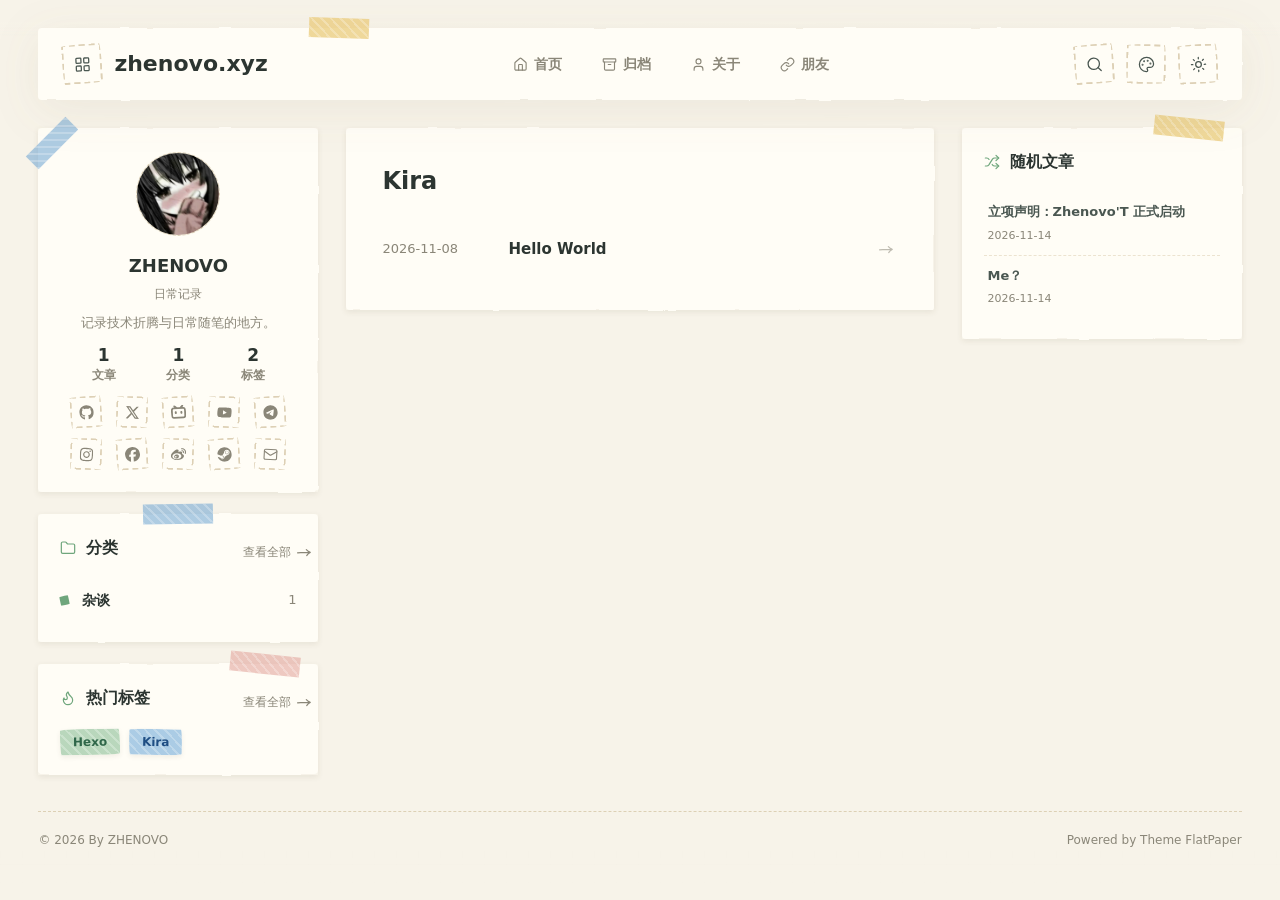
<file: tags/Kira/index.html>
<!doctype html>

<html lang="zh-CN">
<head>
  <meta charset="utf-8">
<meta name="viewport" content="width=device-width, initial-scale=1">
<meta name="theme-color" content="#f7f3e9" data-flatpaper-theme-color>

<title>标签：Kira | zhenovo.xyz</title>
<meta name="description" content="标签「Kira」收录 1 篇文章，包括Hello World。">
<meta property="og:type" content="website">
<meta property="og:title" content="标签：Kira | zhenovo.xyz">
<meta property="og:url" content="https://www.zhenovo.xyz/tags/Kira/">
<meta property="og:site_name" content="zhenovo.xyz">
<meta property="og:description" content="标签「Kira」收录 1 篇文章，包括Hello World。">
<meta property="og:locale" content="zh_CN">
<meta property="article:author" content="ZHENOVO">
<meta name="twitter:card" content="summary">
<link rel="canonical" href="https://www.zhenovo.xyz/tags/Kira/">

<link rel="icon" href="/img/favicon.ico" type="image/x-icon">

<script type="application/ld+json">{"@context":"https://schema.org","@type":"CollectionPage","headline":"标签：Kira | zhenovo.xyz","name":"标签：Kira | zhenovo.xyz","description":"标签「Kira」收录 1 篇文章，包括Hello World。","url":"https://www.zhenovo.xyz/tags/Kira/","inLanguage":"zh-CN","isPartOf":{"@type":"WebSite","name":"zhenovo.xyz","url":"https://www.zhenovo.xyz/"},"about":"标签：Kira"}</script>

<script>
  (function () {
    var accents = { orange: 1, purple: 1, sakura: 1, blue: 1, pink: 1, green: 1, black: 1 };
    var match = document.cookie.match(/(?:^|;\s*)flatpaper-accent=([^;]+)/);
    var accent = 'green';
    if (match) {
      try { accent = decodeURIComponent(match[1]); } catch (e) {}
    }
    if (!accents[accent]) accent = 'green';
    document.documentElement.setAttribute('data-accent', accent);
    try {
      if (localStorage.getItem('flatpaper-mode') === 'dark') {
        document.documentElement.classList.add('dark-mode');
      }
    } catch (e) {}
    // Reveal-on-scroll opts in from here so it is applied before first paint
    // (no flash) and never applies without JS. If main.js never runs the
    // observer, the timeout drops the class again so nothing stays hidden.
    if ('IntersectionObserver' in window) {
      document.documentElement.classList.add('reveal-ready');
      setTimeout(function () {
        if (!window.flatpaperRevealReady) {
          document.documentElement.classList.remove('reveal-ready');
        }
      }, 2000);
    }
  })();
</script>

<link rel="stylesheet" href="/css/style.css">






  

  

  

  

  

  
  <link rel="stylesheet" href="/css/flatpaper-custom.css">
  
<meta name="generator" content="Hexo 8.1.2"></head>

<body
  class="is-list tag-style-tape bg-style-default"
  data-default-accent="green"
  data-code-theme="simple"
  data-note-style="sticky"
  data-note-icons="on"
  data-button-style="tape"
  data-strong-accent="on"
>
  <svg width="0" height="0" style="position:absolute;z-index:-1;" aria-hidden="true">
    <defs>
      <filter id="paper-edge" x="-5%" y="-5%" width="110%" height="110%">
        <feTurbulence type="fractalNoise" baseFrequency="0.04" result="noise" />
        <feDisplacementMap in="SourceGraphic" in2="noise" scale="3" xChannelSelector="R" yChannelSelector="G" />
      </filter>
    </defs>
  </svg>
  
  <header class="site-header">
  
  <button class="icon-button js-sidebar-toggle sidebar-toggle" type="button" aria-label="打开侧边栏" aria-controls="paper-sidebar-drawer" aria-expanded="false">
    
<svg xmlns="http://www.w3.org/2000/svg" width="1em" height="1em" viewBox="0 0 24 24" fill="none" stroke="currentColor" stroke-width="1.8" stroke-linecap="round" stroke-linejoin="round" class="lucide lucide-menu flatpaper-icon flatpaper-icon--lucide" aria-hidden="true"><use href="/icons.svg#flatpaper-icon-lucide-menu"></use></svg>

  </button>

  <div class="brand">
    <div class="brand-mark-wrapper">
      
        <a class="brand-mark" href="/" aria-label="FlatPaper 首页">
          
<svg xmlns="http://www.w3.org/2000/svg" width="1em" height="1em" viewBox="0 0 24 24" fill="none" stroke="currentColor" stroke-width="1.8" stroke-linecap="round" stroke-linejoin="round" class="lucide lucide-layout-grid flatpaper-icon flatpaper-icon--lucide" aria-hidden="true"><use href="/icons.svg#flatpaper-icon-lucide-layout-grid"></use></svg>

        </a>
      
    </div>
    <a class="brand-text" href="/">zhenovo.xyz</a>
  </div>

  <nav class="site-nav" aria-label="主导航">
    
      
        <a class="site-nav-link " href="/">
          
<svg xmlns="http://www.w3.org/2000/svg" width="1em" height="1em" viewBox="0 0 24 24" fill="none" stroke="currentColor" stroke-width="1.8" stroke-linecap="round" stroke-linejoin="round" class="lucide lucide-house flatpaper-icon flatpaper-icon--lucide" aria-hidden="true"><use href="/icons.svg#flatpaper-icon-lucide-house"></use></svg>

          <span>首页</span>
        </a>
      
    
      
        <a class="site-nav-link " href="/archives/">
          
<svg xmlns="http://www.w3.org/2000/svg" width="1em" height="1em" viewBox="0 0 24 24" fill="none" stroke="currentColor" stroke-width="1.8" stroke-linecap="round" stroke-linejoin="round" class="lucide lucide-archive flatpaper-icon flatpaper-icon--lucide" aria-hidden="true"><use href="/icons.svg#flatpaper-icon-lucide-archive"></use></svg>

          <span>归档</span>
        </a>
      
    
      
        <a class="site-nav-link " href="/about.html">
          
<svg xmlns="http://www.w3.org/2000/svg" width="1em" height="1em" viewBox="0 0 24 24" fill="none" stroke="currentColor" stroke-width="1.8" stroke-linecap="round" stroke-linejoin="round" class="lucide lucide-user flatpaper-icon flatpaper-icon--lucide" aria-hidden="true"><use href="/icons.svg#flatpaper-icon-lucide-user"></use></svg>

          <span>关于</span>
        </a>
      
    
      
        <a class="site-nav-link " href="/friends.html">
          
<svg xmlns="http://www.w3.org/2000/svg" width="1em" height="1em" viewBox="0 0 24 24" fill="none" stroke="currentColor" stroke-width="1.8" stroke-linecap="round" stroke-linejoin="round" class="lucide lucide-link flatpaper-icon flatpaper-icon--lucide" aria-hidden="true"><use href="/icons.svg#flatpaper-icon-lucide-link"></use></svg>

          <span>朋友</span>
        </a>
      
    
  </nav>

  <div class="header-tools">
    <button class="icon-button js-search-open" type="button" aria-label="搜索文章">
      
<svg xmlns="http://www.w3.org/2000/svg" width="1em" height="1em" viewBox="0 0 24 24" fill="none" stroke="currentColor" stroke-width="1.8" stroke-linecap="round" stroke-linejoin="round" class="lucide lucide-search flatpaper-icon flatpaper-icon--lucide" aria-hidden="true"><use href="/icons.svg#flatpaper-icon-lucide-search"></use></svg>

    </button>
    <div class="accent-picker">
      <button class="icon-button accent-toggle" type="button" aria-label="选择主题色" title="选择主题色" aria-haspopup="true" aria-expanded="false" aria-controls="accent-menu">
        
<svg xmlns="http://www.w3.org/2000/svg" width="1em" height="1em" viewBox="0 0 24 24" fill="none" stroke="currentColor" stroke-width="1.8" stroke-linecap="round" stroke-linejoin="round" class="lucide lucide-palette flatpaper-icon flatpaper-icon--lucide" aria-hidden="true"><use href="/icons.svg#flatpaper-icon-lucide-palette"></use></svg>

      </button>
      <div class="accent-menu" id="accent-menu" role="menu" aria-label="主题色">
        <button type="button" class="accent-option" role="menuitemradio" aria-label="橙色" aria-checked="false" data-accent-option="orange">
          <span class="accent-swatch accent-swatch--orange" aria-hidden="true"></span>
        </button>
        <button type="button" class="accent-option" role="menuitemradio" aria-label="紫色" aria-checked="false" data-accent-option="purple">
          <span class="accent-swatch accent-swatch--purple" aria-hidden="true"></span>
        </button>
        <button type="button" class="accent-option" role="menuitemradio" aria-label="樱花粉" aria-checked="false" data-accent-option="sakura">
          <span class="accent-swatch accent-swatch--sakura" aria-hidden="true"></span>
        </button>
        <button type="button" class="accent-option" role="menuitemradio" aria-label="蓝色" aria-checked="false" data-accent-option="blue">
          <span class="accent-swatch accent-swatch--blue" aria-hidden="true"></span>
        </button>
        <button type="button" class="accent-option" role="menuitemradio" aria-label="粉色" aria-checked="false" data-accent-option="pink">
          <span class="accent-swatch accent-swatch--pink" aria-hidden="true"></span>
        </button>
        <button type="button" class="accent-option" role="menuitemradio" aria-label="绿色" aria-checked="false" data-accent-option="green">
          <span class="accent-swatch accent-swatch--green" aria-hidden="true"></span>
        </button>
        <button type="button" class="accent-option" role="menuitemradio" aria-label="黑色" aria-checked="false" data-accent-option="black">
          <span class="accent-swatch accent-swatch--black" aria-hidden="true"></span>
        </button>
      </div>
    </div>
    <button class="theme-toggle" type="button" aria-label="切换颜色模式">
      <span class="theme-icon theme-icon--sun">
<svg xmlns="http://www.w3.org/2000/svg" width="1em" height="1em" viewBox="0 0 24 24" fill="none" stroke="currentColor" stroke-width="1.8" stroke-linecap="round" stroke-linejoin="round" class="lucide lucide-sun flatpaper-icon flatpaper-icon--lucide" aria-hidden="true"><use href="/icons.svg#flatpaper-icon-lucide-sun"></use></svg>
</span>
      <span class="theme-icon theme-icon--moon">
<svg xmlns="http://www.w3.org/2000/svg" width="1em" height="1em" viewBox="0 0 24 24" fill="none" stroke="currentColor" stroke-width="1.8" stroke-linecap="round" stroke-linejoin="round" class="lucide lucide-moon flatpaper-icon flatpaper-icon--lucide" aria-hidden="true"><use href="/icons.svg#flatpaper-icon-lucide-moon"></use></svg>
</span>
    </button>
  </div>
</header>


  
  <main class="paper-shell ">
    

<aside id="paper-sidebar-drawer" class="paper-sidebar paper-sidebar--right" aria-label="侧边栏">
  <div class="drawer-toolbar" aria-label="侧边栏工具">
    <div class="drawer-accent-options" role="group" aria-label="主题色">
      <button type="button" class="accent-option" aria-label="橙色" aria-pressed="false" data-accent-option="orange">
        <span class="accent-swatch accent-swatch--orange" aria-hidden="true"></span>
      </button>
      <button type="button" class="accent-option" aria-label="紫色" aria-pressed="false" data-accent-option="purple">
        <span class="accent-swatch accent-swatch--purple" aria-hidden="true"></span>
      </button>
      <button type="button" class="accent-option" aria-label="樱花粉" aria-pressed="false" data-accent-option="sakura">
        <span class="accent-swatch accent-swatch--sakura" aria-hidden="true"></span>
      </button>
      <button type="button" class="accent-option" aria-label="蓝色" aria-pressed="false" data-accent-option="blue">
        <span class="accent-swatch accent-swatch--blue" aria-hidden="true"></span>
      </button>
      <button type="button" class="accent-option" aria-label="粉色" aria-pressed="false" data-accent-option="pink">
        <span class="accent-swatch accent-swatch--pink" aria-hidden="true"></span>
      </button>
      <button type="button" class="accent-option" aria-label="绿色" aria-pressed="false" data-accent-option="green">
        <span class="accent-swatch accent-swatch--green" aria-hidden="true"></span>
      </button>
      <button type="button" class="accent-option" aria-label="黑色" aria-pressed="false" data-accent-option="black">
        <span class="accent-swatch accent-swatch--black" aria-hidden="true"></span>
      </button>
    </div>
    <button class="icon-button drawer-close js-sidebar-close" type="button" aria-label="关闭侧边栏">
      
<svg xmlns="http://www.w3.org/2000/svg" width="1em" height="1em" viewBox="0 0 24 24" fill="none" stroke="currentColor" stroke-width="1.8" stroke-linecap="round" stroke-linejoin="round" class="lucide lucide-x flatpaper-icon flatpaper-icon--lucide" aria-hidden="true"><use href="/icons.svg#flatpaper-icon-lucide-x"></use></svg>

    </button>
  </div>

  <section class="side-card nav-card">
    <nav class="site-nav-drawer" aria-label="移动端导航">
      
        
          <a class="" href="/">
            
<svg xmlns="http://www.w3.org/2000/svg" width="1em" height="1em" viewBox="0 0 24 24" fill="none" stroke="currentColor" stroke-width="1.8" stroke-linecap="round" stroke-linejoin="round" class="lucide lucide-house flatpaper-icon flatpaper-icon--lucide" aria-hidden="true"><use href="/icons.svg#flatpaper-icon-lucide-house"></use></svg>

            <span>首页</span>
          </a>
        
      
        
          <a class="" href="/archives/">
            
<svg xmlns="http://www.w3.org/2000/svg" width="1em" height="1em" viewBox="0 0 24 24" fill="none" stroke="currentColor" stroke-width="1.8" stroke-linecap="round" stroke-linejoin="round" class="lucide lucide-archive flatpaper-icon flatpaper-icon--lucide" aria-hidden="true"><use href="/icons.svg#flatpaper-icon-lucide-archive"></use></svg>

            <span>归档</span>
          </a>
        
      
        
          <a class="" href="/about.html">
            
<svg xmlns="http://www.w3.org/2000/svg" width="1em" height="1em" viewBox="0 0 24 24" fill="none" stroke="currentColor" stroke-width="1.8" stroke-linecap="round" stroke-linejoin="round" class="lucide lucide-user flatpaper-icon flatpaper-icon--lucide" aria-hidden="true"><use href="/icons.svg#flatpaper-icon-lucide-user"></use></svg>

            <span>关于</span>
          </a>
        
      
        
          <a class="" href="/friends.html">
            
<svg xmlns="http://www.w3.org/2000/svg" width="1em" height="1em" viewBox="0 0 24 24" fill="none" stroke="currentColor" stroke-width="1.8" stroke-linecap="round" stroke-linejoin="round" class="lucide lucide-link flatpaper-icon flatpaper-icon--lucide" aria-hidden="true"><use href="/icons.svg#flatpaper-icon-lucide-link"></use></svg>

            <span>朋友</span>
          </a>
        
      
    </nav>
  </section>

  <section class="side-card profile-card reveal">
    
      <div class="avatar avatar--image avatar--circle">
        <img src="/img/avatar.jpg" alt="ZHENOVO" loading="lazy" referrerpolicy="no-referrer">
      </div>
    
    <h3>ZHENOVO</h3>
    <p class="profile-role">日常记录</p>
    <p>记录技术折腾与日常随笔的地方。</p>
    
      <div class="site-info" aria-label="站点信息">
        
          
            <a class="site-info__item" href="/archives/">
              <strong>1</strong>
              <span>文章</span>
            </a>
          
        
          
            <a class="site-info__item" href="/categories/">
              <strong>1</strong>
              <span>分类</span>
            </a>
          
        
          
            <a class="site-info__item" href="/tags/">
              <strong>2</strong>
              <span>标签</span>
            </a>
          
        
      </div>
    
    <div class="socials">
      
        <a href="https://github.com/ZHENOVO" target="_blank" rel="noopener" aria-label="GitHub" data-tooltip="GitHub">
          
            
<svg xmlns="http://www.w3.org/2000/svg" width="1em" height="1em" viewBox="0 0 496 512" fill="currentColor" class="lucide lucide-github flatpaper-icon flatpaper-icon--fa-brands" aria-hidden="true"><use href="/icons.svg#flatpaper-icon-fa-brands-github"></use></svg>

          
        </a>
      
        <a href="https://x.com/" target="_blank" rel="noopener" aria-label="X" data-tooltip="X">
          
            
<svg xmlns="http://www.w3.org/2000/svg" width="1em" height="1em" viewBox="0 0 512 512" fill="currentColor" class="lucide lucide-x-twitter flatpaper-icon flatpaper-icon--fa-brands" aria-hidden="true"><use href="/icons.svg#flatpaper-icon-fa-brands-x-twitter"></use></svg>

          
        </a>
      
        <a href="https://space.bilibili.com/" target="_blank" rel="noopener" aria-label="Bilibili" data-tooltip="Bilibili">
          
            
<svg xmlns="http://www.w3.org/2000/svg" width="1em" height="1em" viewBox="0 0 512 512" fill="currentColor" class="lucide lucide-bilibili flatpaper-icon flatpaper-icon--fa-brands" aria-hidden="true"><use href="/icons.svg#flatpaper-icon-fa-brands-bilibili"></use></svg>

          
        </a>
      
        <a href="https://www.youtube.com/" target="_blank" rel="noopener" aria-label="YouTube" data-tooltip="YouTube">
          
            
<svg xmlns="http://www.w3.org/2000/svg" width="1em" height="1em" viewBox="0 0 576 512" fill="currentColor" class="lucide lucide-youtube flatpaper-icon flatpaper-icon--fa-brands" aria-hidden="true"><use href="/icons.svg#flatpaper-icon-fa-brands-youtube"></use></svg>

          
        </a>
      
        <a href="https://t.me/" target="_blank" rel="noopener" aria-label="Telegram" data-tooltip="Telegram">
          
            
<svg xmlns="http://www.w3.org/2000/svg" width="1em" height="1em" viewBox="0 0 496 512" fill="currentColor" class="lucide lucide-telegram flatpaper-icon flatpaper-icon--fa-brands" aria-hidden="true"><use href="/icons.svg#flatpaper-icon-fa-brands-telegram"></use></svg>

          
        </a>
      
        <a href="https://www.instagram.com/" target="_blank" rel="noopener" aria-label="Instagram" data-tooltip="Instagram">
          
            
<svg xmlns="http://www.w3.org/2000/svg" width="1em" height="1em" viewBox="0 0 448 512" fill="currentColor" class="lucide lucide-instagram flatpaper-icon flatpaper-icon--fa-brands" aria-hidden="true"><use href="/icons.svg#flatpaper-icon-fa-brands-instagram"></use></svg>

          
        </a>
      
        <a href="https://www.facebook.com/" target="_blank" rel="noopener" aria-label="Facebook" data-tooltip="Facebook">
          
            
<svg xmlns="http://www.w3.org/2000/svg" width="1em" height="1em" viewBox="0 0 512 512" fill="currentColor" class="lucide lucide-facebook flatpaper-icon flatpaper-icon--fa-brands" aria-hidden="true"><use href="/icons.svg#flatpaper-icon-fa-brands-facebook"></use></svg>

          
        </a>
      
        <a href="https://weibo.com/" target="_blank" rel="noopener" aria-label="Weibo" data-tooltip="Weibo">
          
            
<svg xmlns="http://www.w3.org/2000/svg" width="1em" height="1em" viewBox="0 0 512 512" fill="currentColor" class="lucide lucide-weibo flatpaper-icon flatpaper-icon--fa-brands" aria-hidden="true"><use href="/icons.svg#flatpaper-icon-fa-brands-weibo"></use></svg>

          
        </a>
      
        <a href="https://steamcommunity.com/" target="_blank" rel="noopener" aria-label="Steam" data-tooltip="Steam">
          
            
<svg xmlns="http://www.w3.org/2000/svg" width="1em" height="1em" viewBox="0 0 496 512" fill="currentColor" class="lucide lucide-steam flatpaper-icon flatpaper-icon--fa-brands" aria-hidden="true"><use href="/icons.svg#flatpaper-icon-fa-brands-steam"></use></svg>

          
        </a>
      
        <a href="mailto:you@example.com" target="_blank" rel="noopener" aria-label="Email" data-tooltip="Email">
          
            
<svg xmlns="http://www.w3.org/2000/svg" width="1em" height="1em" viewBox="0 0 24 24" fill="none" stroke="currentColor" stroke-width="1.8" stroke-linecap="round" stroke-linejoin="round" class="lucide lucide-mail flatpaper-icon flatpaper-icon--lucide" aria-hidden="true"><use href="/icons.svg#flatpaper-icon-lucide-mail"></use></svg>

          
        </a>
      
      
    </div>
  </section>

  

  
    <section class="side-card categories-card reveal">
      <header class="side-card__head">
        <h2>
<svg xmlns="http://www.w3.org/2000/svg" width="1em" height="1em" viewBox="0 0 24 24" fill="none" stroke="currentColor" stroke-width="1.8" stroke-linecap="round" stroke-linejoin="round" class="lucide lucide-folder flatpaper-icon flatpaper-icon--lucide" aria-hidden="true"><use href="/icons.svg#flatpaper-icon-lucide-folder"></use></svg>
分类</h2>
        <a class="side-card__more" href="/categories/">
          <span class="marker-swipe">查看全部</span>
        </a>
      </header>
      
        <a href="/categories/%E6%9D%82%E8%B0%88/">
          <span class="dot dot-0"></span>
          <strong><span class="marker-swipe">杂谈</span></strong>
          <em>1</em>
        </a>
      
    </section>

    <section class="side-card tag-card reveal">
      <header class="side-card__head tag-card__head">
        <h2>
<svg xmlns="http://www.w3.org/2000/svg" width="1em" height="1em" viewBox="0 0 24 24" fill="none" stroke="currentColor" stroke-width="1.8" stroke-linecap="round" stroke-linejoin="round" class="lucide lucide-flame flatpaper-icon flatpaper-icon--lucide" aria-hidden="true"><use href="/icons.svg#flatpaper-icon-lucide-flame"></use></svg>
热门标签</h2>
        <a class="side-card__more tag-card__more" href="/tags/">
          <span class="marker-swipe">查看全部</span>
        </a>
      </header>
      <div class="tag-cloud">
        
        
          <a class="tag-chip tag-chip-0" href="/tags/Hexo/">Hexo</a>
        
          <a class="tag-chip tag-chip-1" href="/tags/Kira/">Kira</a>
        
      </div>
    </section>
  

  

</aside>

    <section class="paper-main">
      
<section class="archive-paper">
  
    <h1>Kira</h1>
  
  <div class="archive-list">
    
      <a class="archive-item" href="/2026/11/08/hello-world/">
        <span>2026-11-08</span>
        <strong><span class="marker-swipe">Hello World</span></strong>
        <em></em>
      </a>
    
  </div>
</section>




      


    </section>
    
      <aside class="paper-sidebar paper-sidebar--left">
  
  

  <section class="side-card recent-card" data-random-posts-limit="5" data-random-posts-url="/flatpaper-random-posts.json" data-random-posts-current="/tags/Kira/index.html">
    <h2>
<svg xmlns="http://www.w3.org/2000/svg" width="1em" height="1em" viewBox="0 0 24 24" fill="none" stroke="currentColor" stroke-width="1.8" stroke-linecap="round" stroke-linejoin="round" class="lucide lucide-shuffle flatpaper-icon flatpaper-icon--lucide" aria-hidden="true"><use href="/icons.svg#flatpaper-icon-lucide-shuffle"></use></svg>
随机文章</h2>
    <ul class="recent-list js-random-posts">
      
        <li>
          <a class="recent-item" href="/2026/11/08/hello-world/">
            <strong><span class="marker-swipe">Hello World</span></strong>
            <em>2026-11-08</em>
          </a>
        </li>
      
    </ul>
  </section>


</aside>

    
  </main>

  <div class="sidebar-backdrop js-sidebar-close" aria-hidden="true"></div>

  
<footer class="site-footer">
  <span class="site-footer__left">© 2026 By ZHENOVO</span>
  
    <span class="site-footer__right">
      
        <span class="site-footer__row"><span class="site-footer__powered"><span class="site-footer__powered-prefix">Powered by Theme</span> <a href="https://github.com/Homulilly/hexo-theme-flatpaper" target="_blank" rel="noopener">FlatPaper</a></span></span>
      
    </span>
  
</footer>

  
<div class="search-panel" aria-hidden="true" data-index-url="/flatpaper-search.json">
  <div class="search-backdrop js-search-close"></div>
  <section class="search-dialog" role="dialog" aria-modal="true" aria-label="搜索文章">
    <span class="tape tape--top-left" aria-hidden="true"></span>
    <header class="search-head">
      <h2><span class="green-dot"></span>搜索文章</h2>
      <button class="icon-button js-search-close" type="button" aria-label="关闭搜索">
        
<svg xmlns="http://www.w3.org/2000/svg" width="1em" height="1em" viewBox="0 0 24 24" fill="none" stroke="currentColor" stroke-width="1.8" stroke-linecap="round" stroke-linejoin="round" class="lucide lucide-x flatpaper-icon flatpaper-icon--lucide" aria-hidden="true"><use href="/icons.svg#flatpaper-icon-lucide-x"></use></svg>

      </button>
    </header>
    <label class="search-field">
      
<svg xmlns="http://www.w3.org/2000/svg" width="1em" height="1em" viewBox="0 0 24 24" fill="none" stroke="currentColor" stroke-width="1.8" stroke-linecap="round" stroke-linejoin="round" class="lucide lucide-search flatpaper-icon flatpaper-icon--lucide" aria-hidden="true"><use href="/icons.svg#flatpaper-icon-lucide-search"></use></svg>

      <input id="flatpaper-search" class="search-input" type="search" placeholder="输入关键词，按 Esc 关闭" autocomplete="off">
    </label>
    <div class="search-results" data-empty="输入关键词后显示匹配的文章">
      <p class="search-empty">输入关键词后显示匹配的文章</p>
    </div>
  </section>
</div>

  <script>
  window.FLATPAPER_I18N = {"language":"zh-CN","common.posts":"文章","common.categories":"分类","common.tags":"标签","common.comments":"评论","common.share":"分享","common.page":"页面","common.archive":"归档","common.post_list":"文章列表","common.search_posts":"搜索文章","common.random_posts":"随机文章","common.reward":"赞赏","common.view_all":"查看全部","pagination.prev":"上一页","pagination.next":"下一页","pagination.post_pager":"文章分页","pagination.archive_pager":"归档分页","index.featured":"精选文章","index.pinned":"置顶","index.read_more":"阅读全文","index.previous_slide":"上一张","index.next_slide":"下一张","index.carousel_pagination":"轮播页码","index.carousel_slide":"第 %d 张","index.latest_posts":"最新文章","index.empty_posts":"还没有文章。创建第一篇文章后，这里会显示最新内容。","archive.title":"归档","archive.post_list":"文章列表","taxonomy.category_count":"%d 篇","taxonomy.empty_categories":"暂时还没有分类。","taxonomy.empty_tags":"暂时还没有标签。","links.label":"友链","links.title":"友情链接","links.empty_data":"暂未加载到友链数据。请确认 source/_data/links.yml 存在并已 hexo clean。","links.rss_label":"%s 的 RSS","friends_feed.label":"朋友圈","friends_feed.title":"友链朋友圈","friends_feed.loading":"正在加载友链动态…","friends_feed.missing_url":"暂未配置 all.json 地址。","friends_feed.load_failed":"友链动态加载失败，请稍后再试。","friends_feed.empty":"暂时没有抓取到友链文章。","friends_feed.load_more":"加载更多","friends_feed.updated_at":"更新于 %s","friends_feed.friend_count":"%d 位友邻","friends_feed.active_count":"%d 位活跃","friends_feed.article_count":"%d 篇文章","friends_feed.unknown_author":"未知站点","friends_feed.date_unknown":"时间未知","guestbook.label":"留言板","guestbook.title":"留言板","guestbook.loading":"正在铺开留言墙…","guestbook.missing_config":"留言墙需要评论系统：请在主题配置中设置 comments: twikoo（并填写 envId）或 comments: artalk（并填写 server）。","guestbook.load_failed":"留言加载失败，请稍后再试。","guestbook.empty":"墙上还空着，来贴第一张留言吧！","guestbook.load_more":"展开更多留言","guestbook.total_count":"共 %d 条留言","guestbook.latest_note":"墙上展示最新 %d 条","guestbook.jump_to_comment":"查看留言","guestbook.sort_time":"查看最新","guestbook.sort_random":"随机排序","guestbook.anonymous":"匿名访客","guestbook.write_hint":"在下方留言，刷新后就会贴到墙上","post.scroll_to_comments":"跳转到评论区","post.previous":"上一篇","post.next":"下一篇","post.no_previous":"没有更早的文章了","post.no_next":"已经是最新的一篇","post.back_to_top":"返回顶部","post.related_posts":"相关文章","post.view_more":"查看更多","not_found.label":"页面走丢了","not_found.title":"找不到这个页面","not_found.text":"这个地址可能已经移动、删除，或者从未存在。","not_found.home":"返回首页","not_found.search":"搜索文章","search.placeholder":"输入关键词，按 Esc 关闭","search.empty":"输入关键词后显示匹配的文章","search.loading":"正在加载搜索索引…","search.load_failed":"搜索索引加载失败，请重新打开搜索重试","search.no_result":"没有找到与 \"%s\" 相关的文章","search.close":"关闭搜索","code.copy":"复制代码","code.collapse":"折叠代码","code.expand":"展开代码","heading.anchor":"链接到此节: %s","head.tag":"标签：%s","head.category":"分类：%s","head.archive":"归档","head.archive_with_date":"归档：%s","head.page_number":"第 %d 页","navigation.primary":"主导航","navigation.mobile":"移动端导航","navigation.brand_home":"FlatPaper 首页","navigation.brand_menu":"打开站点导航","navigation.open_sidebar":"打开侧边栏","navigation.close_sidebar":"关闭侧边栏","navigation.sidebar":"侧边栏","navigation.sidebar_tools":"侧边栏工具","navigation.site_links":"站点链接","navigation.site_info":"站点信息","colors.choose_theme_color":"选择主题色","colors.theme_color":"主题色","colors.toggle_color_mode":"切换颜色模式","colors.green":"绿色","colors.purple":"紫色","colors.pink":"粉色","colors.sakura":"樱花粉","colors.blue":"蓝色","colors.orange":"橙色","colors.black":"黑色","profile.default_bio":"热爱生活，热爱代码，喜欢分享技术与生活中的点滴。","welcome.cta":"开始阅读","welcome.title":"欢迎来到 FlatPaper","welcome.text":"一个专注于内容与阅读体验的博客主题。","typed.from":"出自","reward_list.total":"共 %s 人","reward_list.updated":"最新更新时间：","stack_album.label":"堆叠相册","home_hero.label":"首页开屏","home_hero.enter":"开始阅读","home_hero.note":"今日","home_hero.default_subtitle":"日常记录","home_hero.nav_links":"开屏导航","home_hero.profile_links":"个人链接","home_hero.tools":"开屏工具","home_hero.shuffle_stickers":"打乱贴纸位置","home_hero.link":"链接","home_hero.sticker_image":"贴纸图片","home_hero.visit_confirm":"要访问 %s 吗？","home_hero.visit":"访问","home_hero.cancel":"取消","toc.title":"文章目录","toc.empty":"目录会根据文章标题自动生成。","toc.expand_all":"展开全部目录","toc.collapse_all":"收起全部目录","sidebar.hot_tags":"热门标签","sidebar.latest_posts":"最新文章"};
  </script>
  
<script src="/js/main.js"></script>

  
</body>
</html>
</file>
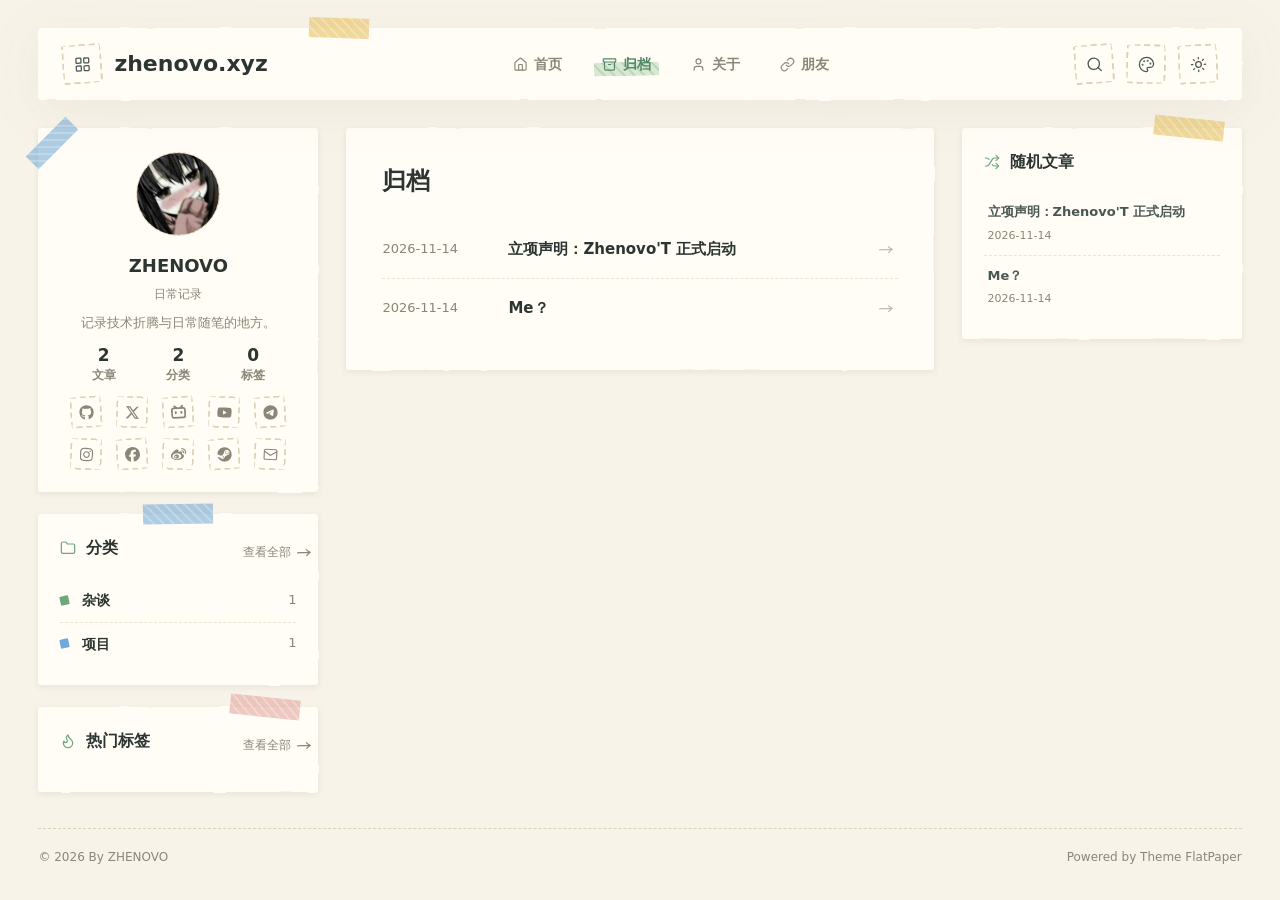
<file: archives/2026/11/index.html>
<!doctype html>

<html lang="zh-CN">
<head>
  <meta charset="utf-8">
<meta name="viewport" content="width=device-width, initial-scale=1">
<meta name="theme-color" content="#f7f3e9" data-flatpaper-theme-color>

<title>归档：2026/11 | zhenovo.xyz</title>
<meta name="description" content="归档：2026&#x2F;11收录 2 篇文章，包括立项声明：Zhenovo&#39;T 正式启动、Me？。">
<meta property="og:type" content="website">
<meta property="og:title" content="归档：2026&#x2F;11 | zhenovo.xyz">
<meta property="og:url" content="https://www.zhenovo.xyz/archives/2026/11/">
<meta property="og:site_name" content="zhenovo.xyz">
<meta property="og:description" content="归档：2026&#x2F;11收录 2 篇文章，包括立项声明：Zhenovo&#39;T 正式启动、Me？。">
<meta property="og:locale" content="zh_CN">
<meta property="article:author" content="ZHENOVO">
<meta name="twitter:card" content="summary">
<link rel="canonical" href="https://www.zhenovo.xyz/archives/2026/11/">

<link rel="icon" href="/img/favicon.ico" type="image/x-icon">

<script type="application/ld+json">{"@context":"https://schema.org","@type":"CollectionPage","headline":"归档：2026/11 | zhenovo.xyz","name":"归档：2026/11 | zhenovo.xyz","description":"归档：2026/11收录 2 篇文章，包括立项声明：Zhenovo'T 正式启动、Me？。","url":"https://www.zhenovo.xyz/archives/2026/11/","inLanguage":"zh-CN","isPartOf":{"@type":"WebSite","name":"zhenovo.xyz","url":"https://www.zhenovo.xyz/"},"about":"归档：2026/11"}</script>

<script>
  (function () {
    var accents = { orange: 1, purple: 1, sakura: 1, blue: 1, pink: 1, green: 1, black: 1 };
    var match = document.cookie.match(/(?:^|;\s*)flatpaper-accent=([^;]+)/);
    var accent = 'green';
    if (match) {
      try { accent = decodeURIComponent(match[1]); } catch (e) {}
    }
    if (!accents[accent]) accent = 'green';
    document.documentElement.setAttribute('data-accent', accent);
    try {
      if (localStorage.getItem('flatpaper-mode') === 'dark') {
        document.documentElement.classList.add('dark-mode');
      }
    } catch (e) {}
    // Reveal-on-scroll opts in from here so it is applied before first paint
    // (no flash) and never applies without JS. If main.js never runs the
    // observer, the timeout drops the class again so nothing stays hidden.
    if ('IntersectionObserver' in window) {
      document.documentElement.classList.add('reveal-ready');
      setTimeout(function () {
        if (!window.flatpaperRevealReady) {
          document.documentElement.classList.remove('reveal-ready');
        }
      }, 2000);
    }
  })();
</script>

<link rel="stylesheet" href="/css/style.css">






  

  

  

  

  

  
  <link rel="stylesheet" href="/css/flatpaper-custom.css">
  
<meta name="generator" content="Hexo 8.1.2"></head>

<body
  class="is-list tag-style-tape bg-style-default"
  data-default-accent="green"
  data-code-theme="simple"
  data-note-style="sticky"
  data-note-icons="on"
  data-button-style="tape"
  data-strong-accent="on"
>
  <svg width="0" height="0" style="position:absolute;z-index:-1;" aria-hidden="true">
    <defs>
      <filter id="paper-edge" x="-5%" y="-5%" width="110%" height="110%">
        <feTurbulence type="fractalNoise" baseFrequency="0.04" result="noise" />
        <feDisplacementMap in="SourceGraphic" in2="noise" scale="3" xChannelSelector="R" yChannelSelector="G" />
      </filter>
    </defs>
  </svg>
  
  <header class="site-header">
  
  <button class="icon-button js-sidebar-toggle sidebar-toggle" type="button" aria-label="打开侧边栏" aria-controls="paper-sidebar-drawer" aria-expanded="false">
    
<svg xmlns="http://www.w3.org/2000/svg" width="1em" height="1em" viewBox="0 0 24 24" fill="none" stroke="currentColor" stroke-width="1.8" stroke-linecap="round" stroke-linejoin="round" class="lucide lucide-menu flatpaper-icon flatpaper-icon--lucide" aria-hidden="true"><use href="/icons.svg#flatpaper-icon-lucide-menu"></use></svg>

  </button>

  <div class="brand">
    <div class="brand-mark-wrapper">
      
        <a class="brand-mark" href="/" aria-label="FlatPaper 首页">
          
<svg xmlns="http://www.w3.org/2000/svg" width="1em" height="1em" viewBox="0 0 24 24" fill="none" stroke="currentColor" stroke-width="1.8" stroke-linecap="round" stroke-linejoin="round" class="lucide lucide-layout-grid flatpaper-icon flatpaper-icon--lucide" aria-hidden="true"><use href="/icons.svg#flatpaper-icon-lucide-layout-grid"></use></svg>

        </a>
      
    </div>
    <a class="brand-text" href="/">zhenovo.xyz</a>
  </div>

  <nav class="site-nav" aria-label="主导航">
    
      
        <a class="site-nav-link " href="/">
          
<svg xmlns="http://www.w3.org/2000/svg" width="1em" height="1em" viewBox="0 0 24 24" fill="none" stroke="currentColor" stroke-width="1.8" stroke-linecap="round" stroke-linejoin="round" class="lucide lucide-house flatpaper-icon flatpaper-icon--lucide" aria-hidden="true"><use href="/icons.svg#flatpaper-icon-lucide-house"></use></svg>

          <span>首页</span>
        </a>
      
    
      
        <a class="site-nav-link active" href="/archives/">
          
<svg xmlns="http://www.w3.org/2000/svg" width="1em" height="1em" viewBox="0 0 24 24" fill="none" stroke="currentColor" stroke-width="1.8" stroke-linecap="round" stroke-linejoin="round" class="lucide lucide-archive flatpaper-icon flatpaper-icon--lucide" aria-hidden="true"><use href="/icons.svg#flatpaper-icon-lucide-archive"></use></svg>

          <span>归档</span>
        </a>
      
    
      
        <a class="site-nav-link " href="/about.html">
          
<svg xmlns="http://www.w3.org/2000/svg" width="1em" height="1em" viewBox="0 0 24 24" fill="none" stroke="currentColor" stroke-width="1.8" stroke-linecap="round" stroke-linejoin="round" class="lucide lucide-user flatpaper-icon flatpaper-icon--lucide" aria-hidden="true"><use href="/icons.svg#flatpaper-icon-lucide-user"></use></svg>

          <span>关于</span>
        </a>
      
    
      
        <a class="site-nav-link " href="/friends.html">
          
<svg xmlns="http://www.w3.org/2000/svg" width="1em" height="1em" viewBox="0 0 24 24" fill="none" stroke="currentColor" stroke-width="1.8" stroke-linecap="round" stroke-linejoin="round" class="lucide lucide-link flatpaper-icon flatpaper-icon--lucide" aria-hidden="true"><use href="/icons.svg#flatpaper-icon-lucide-link"></use></svg>

          <span>朋友</span>
        </a>
      
    
  </nav>

  <div class="header-tools">
    <button class="icon-button js-search-open" type="button" aria-label="搜索文章">
      
<svg xmlns="http://www.w3.org/2000/svg" width="1em" height="1em" viewBox="0 0 24 24" fill="none" stroke="currentColor" stroke-width="1.8" stroke-linecap="round" stroke-linejoin="round" class="lucide lucide-search flatpaper-icon flatpaper-icon--lucide" aria-hidden="true"><use href="/icons.svg#flatpaper-icon-lucide-search"></use></svg>

    </button>
    <div class="accent-picker">
      <button class="icon-button accent-toggle" type="button" aria-label="选择主题色" title="选择主题色" aria-haspopup="true" aria-expanded="false" aria-controls="accent-menu">
        
<svg xmlns="http://www.w3.org/2000/svg" width="1em" height="1em" viewBox="0 0 24 24" fill="none" stroke="currentColor" stroke-width="1.8" stroke-linecap="round" stroke-linejoin="round" class="lucide lucide-palette flatpaper-icon flatpaper-icon--lucide" aria-hidden="true"><use href="/icons.svg#flatpaper-icon-lucide-palette"></use></svg>

      </button>
      <div class="accent-menu" id="accent-menu" role="menu" aria-label="主题色">
        <button type="button" class="accent-option" role="menuitemradio" aria-label="橙色" aria-checked="false" data-accent-option="orange">
          <span class="accent-swatch accent-swatch--orange" aria-hidden="true"></span>
        </button>
        <button type="button" class="accent-option" role="menuitemradio" aria-label="紫色" aria-checked="false" data-accent-option="purple">
          <span class="accent-swatch accent-swatch--purple" aria-hidden="true"></span>
        </button>
        <button type="button" class="accent-option" role="menuitemradio" aria-label="樱花粉" aria-checked="false" data-accent-option="sakura">
          <span class="accent-swatch accent-swatch--sakura" aria-hidden="true"></span>
        </button>
        <button type="button" class="accent-option" role="menuitemradio" aria-label="蓝色" aria-checked="false" data-accent-option="blue">
          <span class="accent-swatch accent-swatch--blue" aria-hidden="true"></span>
        </button>
        <button type="button" class="accent-option" role="menuitemradio" aria-label="粉色" aria-checked="false" data-accent-option="pink">
          <span class="accent-swatch accent-swatch--pink" aria-hidden="true"></span>
        </button>
        <button type="button" class="accent-option" role="menuitemradio" aria-label="绿色" aria-checked="false" data-accent-option="green">
          <span class="accent-swatch accent-swatch--green" aria-hidden="true"></span>
        </button>
        <button type="button" class="accent-option" role="menuitemradio" aria-label="黑色" aria-checked="false" data-accent-option="black">
          <span class="accent-swatch accent-swatch--black" aria-hidden="true"></span>
        </button>
      </div>
    </div>
    <button class="theme-toggle" type="button" aria-label="切换颜色模式">
      <span class="theme-icon theme-icon--sun">
<svg xmlns="http://www.w3.org/2000/svg" width="1em" height="1em" viewBox="0 0 24 24" fill="none" stroke="currentColor" stroke-width="1.8" stroke-linecap="round" stroke-linejoin="round" class="lucide lucide-sun flatpaper-icon flatpaper-icon--lucide" aria-hidden="true"><use href="/icons.svg#flatpaper-icon-lucide-sun"></use></svg>
</span>
      <span class="theme-icon theme-icon--moon">
<svg xmlns="http://www.w3.org/2000/svg" width="1em" height="1em" viewBox="0 0 24 24" fill="none" stroke="currentColor" stroke-width="1.8" stroke-linecap="round" stroke-linejoin="round" class="lucide lucide-moon flatpaper-icon flatpaper-icon--lucide" aria-hidden="true"><use href="/icons.svg#flatpaper-icon-lucide-moon"></use></svg>
</span>
    </button>
  </div>
</header>


  
  <main class="paper-shell ">
    

<aside id="paper-sidebar-drawer" class="paper-sidebar paper-sidebar--right" aria-label="侧边栏">
  <div class="drawer-toolbar" aria-label="侧边栏工具">
    <div class="drawer-accent-options" role="group" aria-label="主题色">
      <button type="button" class="accent-option" aria-label="橙色" aria-pressed="false" data-accent-option="orange">
        <span class="accent-swatch accent-swatch--orange" aria-hidden="true"></span>
      </button>
      <button type="button" class="accent-option" aria-label="紫色" aria-pressed="false" data-accent-option="purple">
        <span class="accent-swatch accent-swatch--purple" aria-hidden="true"></span>
      </button>
      <button type="button" class="accent-option" aria-label="樱花粉" aria-pressed="false" data-accent-option="sakura">
        <span class="accent-swatch accent-swatch--sakura" aria-hidden="true"></span>
      </button>
      <button type="button" class="accent-option" aria-label="蓝色" aria-pressed="false" data-accent-option="blue">
        <span class="accent-swatch accent-swatch--blue" aria-hidden="true"></span>
      </button>
      <button type="button" class="accent-option" aria-label="粉色" aria-pressed="false" data-accent-option="pink">
        <span class="accent-swatch accent-swatch--pink" aria-hidden="true"></span>
      </button>
      <button type="button" class="accent-option" aria-label="绿色" aria-pressed="false" data-accent-option="green">
        <span class="accent-swatch accent-swatch--green" aria-hidden="true"></span>
      </button>
      <button type="button" class="accent-option" aria-label="黑色" aria-pressed="false" data-accent-option="black">
        <span class="accent-swatch accent-swatch--black" aria-hidden="true"></span>
      </button>
    </div>
    <button class="icon-button drawer-close js-sidebar-close" type="button" aria-label="关闭侧边栏">
      
<svg xmlns="http://www.w3.org/2000/svg" width="1em" height="1em" viewBox="0 0 24 24" fill="none" stroke="currentColor" stroke-width="1.8" stroke-linecap="round" stroke-linejoin="round" class="lucide lucide-x flatpaper-icon flatpaper-icon--lucide" aria-hidden="true"><use href="/icons.svg#flatpaper-icon-lucide-x"></use></svg>

    </button>
  </div>

  <section class="side-card nav-card">
    <nav class="site-nav-drawer" aria-label="移动端导航">
      
        
          <a class="" href="/">
            
<svg xmlns="http://www.w3.org/2000/svg" width="1em" height="1em" viewBox="0 0 24 24" fill="none" stroke="currentColor" stroke-width="1.8" stroke-linecap="round" stroke-linejoin="round" class="lucide lucide-house flatpaper-icon flatpaper-icon--lucide" aria-hidden="true"><use href="/icons.svg#flatpaper-icon-lucide-house"></use></svg>

            <span>首页</span>
          </a>
        
      
        
          <a class="active" href="/archives/">
            
<svg xmlns="http://www.w3.org/2000/svg" width="1em" height="1em" viewBox="0 0 24 24" fill="none" stroke="currentColor" stroke-width="1.8" stroke-linecap="round" stroke-linejoin="round" class="lucide lucide-archive flatpaper-icon flatpaper-icon--lucide" aria-hidden="true"><use href="/icons.svg#flatpaper-icon-lucide-archive"></use></svg>

            <span>归档</span>
          </a>
        
      
        
          <a class="" href="/about.html">
            
<svg xmlns="http://www.w3.org/2000/svg" width="1em" height="1em" viewBox="0 0 24 24" fill="none" stroke="currentColor" stroke-width="1.8" stroke-linecap="round" stroke-linejoin="round" class="lucide lucide-user flatpaper-icon flatpaper-icon--lucide" aria-hidden="true"><use href="/icons.svg#flatpaper-icon-lucide-user"></use></svg>

            <span>关于</span>
          </a>
        
      
        
          <a class="" href="/friends.html">
            
<svg xmlns="http://www.w3.org/2000/svg" width="1em" height="1em" viewBox="0 0 24 24" fill="none" stroke="currentColor" stroke-width="1.8" stroke-linecap="round" stroke-linejoin="round" class="lucide lucide-link flatpaper-icon flatpaper-icon--lucide" aria-hidden="true"><use href="/icons.svg#flatpaper-icon-lucide-link"></use></svg>

            <span>朋友</span>
          </a>
        
      
    </nav>
  </section>

  <section class="side-card profile-card reveal">
    
      <div class="avatar avatar--image avatar--circle">
        <img src="/img/avatar.jpg" alt="ZHENOVO" loading="lazy" referrerpolicy="no-referrer">
      </div>
    
    <h3>ZHENOVO</h3>
    <p class="profile-role">日常记录</p>
    <p>记录技术折腾与日常随笔的地方。</p>
    
      <div class="site-info" aria-label="站点信息">
        
          
            <a class="site-info__item" href="/archives/">
              <strong>2</strong>
              <span>文章</span>
            </a>
          
        
          
            <a class="site-info__item" href="/categories/">
              <strong>2</strong>
              <span>分类</span>
            </a>
          
        
          
            <a class="site-info__item" href="/tags/">
              <strong>0</strong>
              <span>标签</span>
            </a>
          
        
      </div>
    
    <div class="socials">
      
        <a href="https://github.com/ZHENOVO" target="_blank" rel="noopener" aria-label="GitHub" data-tooltip="GitHub">
          
            
<svg xmlns="http://www.w3.org/2000/svg" width="1em" height="1em" viewBox="0 0 496 512" fill="currentColor" class="lucide lucide-github flatpaper-icon flatpaper-icon--fa-brands" aria-hidden="true"><use href="/icons.svg#flatpaper-icon-fa-brands-github"></use></svg>

          
        </a>
      
        <a href="https://x.com/" target="_blank" rel="noopener" aria-label="X" data-tooltip="X">
          
            
<svg xmlns="http://www.w3.org/2000/svg" width="1em" height="1em" viewBox="0 0 512 512" fill="currentColor" class="lucide lucide-x-twitter flatpaper-icon flatpaper-icon--fa-brands" aria-hidden="true"><use href="/icons.svg#flatpaper-icon-fa-brands-x-twitter"></use></svg>

          
        </a>
      
        <a href="https://space.bilibili.com/" target="_blank" rel="noopener" aria-label="Bilibili" data-tooltip="Bilibili">
          
            
<svg xmlns="http://www.w3.org/2000/svg" width="1em" height="1em" viewBox="0 0 512 512" fill="currentColor" class="lucide lucide-bilibili flatpaper-icon flatpaper-icon--fa-brands" aria-hidden="true"><use href="/icons.svg#flatpaper-icon-fa-brands-bilibili"></use></svg>

          
        </a>
      
        <a href="https://www.youtube.com/" target="_blank" rel="noopener" aria-label="YouTube" data-tooltip="YouTube">
          
            
<svg xmlns="http://www.w3.org/2000/svg" width="1em" height="1em" viewBox="0 0 576 512" fill="currentColor" class="lucide lucide-youtube flatpaper-icon flatpaper-icon--fa-brands" aria-hidden="true"><use href="/icons.svg#flatpaper-icon-fa-brands-youtube"></use></svg>

          
        </a>
      
        <a href="https://t.me/" target="_blank" rel="noopener" aria-label="Telegram" data-tooltip="Telegram">
          
            
<svg xmlns="http://www.w3.org/2000/svg" width="1em" height="1em" viewBox="0 0 496 512" fill="currentColor" class="lucide lucide-telegram flatpaper-icon flatpaper-icon--fa-brands" aria-hidden="true"><use href="/icons.svg#flatpaper-icon-fa-brands-telegram"></use></svg>

          
        </a>
      
        <a href="https://www.instagram.com/" target="_blank" rel="noopener" aria-label="Instagram" data-tooltip="Instagram">
          
            
<svg xmlns="http://www.w3.org/2000/svg" width="1em" height="1em" viewBox="0 0 448 512" fill="currentColor" class="lucide lucide-instagram flatpaper-icon flatpaper-icon--fa-brands" aria-hidden="true"><use href="/icons.svg#flatpaper-icon-fa-brands-instagram"></use></svg>

          
        </a>
      
        <a href="https://www.facebook.com/" target="_blank" rel="noopener" aria-label="Facebook" data-tooltip="Facebook">
          
            
<svg xmlns="http://www.w3.org/2000/svg" width="1em" height="1em" viewBox="0 0 512 512" fill="currentColor" class="lucide lucide-facebook flatpaper-icon flatpaper-icon--fa-brands" aria-hidden="true"><use href="/icons.svg#flatpaper-icon-fa-brands-facebook"></use></svg>

          
        </a>
      
        <a href="https://weibo.com/" target="_blank" rel="noopener" aria-label="Weibo" data-tooltip="Weibo">
          
            
<svg xmlns="http://www.w3.org/2000/svg" width="1em" height="1em" viewBox="0 0 512 512" fill="currentColor" class="lucide lucide-weibo flatpaper-icon flatpaper-icon--fa-brands" aria-hidden="true"><use href="/icons.svg#flatpaper-icon-fa-brands-weibo"></use></svg>

          
        </a>
      
        <a href="https://steamcommunity.com/" target="_blank" rel="noopener" aria-label="Steam" data-tooltip="Steam">
          
            
<svg xmlns="http://www.w3.org/2000/svg" width="1em" height="1em" viewBox="0 0 496 512" fill="currentColor" class="lucide lucide-steam flatpaper-icon flatpaper-icon--fa-brands" aria-hidden="true"><use href="/icons.svg#flatpaper-icon-fa-brands-steam"></use></svg>

          
        </a>
      
        <a href="mailto:you@example.com" target="_blank" rel="noopener" aria-label="Email" data-tooltip="Email">
          
            
<svg xmlns="http://www.w3.org/2000/svg" width="1em" height="1em" viewBox="0 0 24 24" fill="none" stroke="currentColor" stroke-width="1.8" stroke-linecap="round" stroke-linejoin="round" class="lucide lucide-mail flatpaper-icon flatpaper-icon--lucide" aria-hidden="true"><use href="/icons.svg#flatpaper-icon-lucide-mail"></use></svg>

          
        </a>
      
      
    </div>
  </section>

  

  
    <section class="side-card categories-card reveal">
      <header class="side-card__head">
        <h2>
<svg xmlns="http://www.w3.org/2000/svg" width="1em" height="1em" viewBox="0 0 24 24" fill="none" stroke="currentColor" stroke-width="1.8" stroke-linecap="round" stroke-linejoin="round" class="lucide lucide-folder flatpaper-icon flatpaper-icon--lucide" aria-hidden="true"><use href="/icons.svg#flatpaper-icon-lucide-folder"></use></svg>
分类</h2>
        <a class="side-card__more" href="/categories/">
          <span class="marker-swipe">查看全部</span>
        </a>
      </header>
      
        <a href="/categories/%E6%9D%82%E8%B0%88/">
          <span class="dot dot-0"></span>
          <strong><span class="marker-swipe">杂谈</span></strong>
          <em>1</em>
        </a>
      
        <a href="/categories/%E9%A1%B9%E7%9B%AE/">
          <span class="dot dot-1"></span>
          <strong><span class="marker-swipe">项目</span></strong>
          <em>1</em>
        </a>
      
    </section>

    <section class="side-card tag-card reveal">
      <header class="side-card__head tag-card__head">
        <h2>
<svg xmlns="http://www.w3.org/2000/svg" width="1em" height="1em" viewBox="0 0 24 24" fill="none" stroke="currentColor" stroke-width="1.8" stroke-linecap="round" stroke-linejoin="round" class="lucide lucide-flame flatpaper-icon flatpaper-icon--lucide" aria-hidden="true"><use href="/icons.svg#flatpaper-icon-lucide-flame"></use></svg>
热门标签</h2>
        <a class="side-card__more tag-card__more" href="/tags/">
          <span class="marker-swipe">查看全部</span>
        </a>
      </header>
      <div class="tag-cloud">
        
        
      </div>
    </section>
  

  

</aside>

    <section class="paper-main">
      
<section class="archive-paper">
  
    <h1>归档</h1>
  
  <div class="archive-list">
    
      <a class="archive-item" href="/2026/11/14/%E7%AB%8B%E9%A1%B9%E5%A3%B0%E6%98%8E%EF%BC%9AZhenovo'T%20%E6%AD%A3%E5%BC%8F%E5%90%AF%E5%8A%A8/">
        <span>2026-11-14</span>
        <strong><span class="marker-swipe">立项声明：Zhenovo&#39;T 正式启动</span></strong>
        <em></em>
      </a>
    
      <a class="archive-item" href="/2026/11/14/Me%EF%BC%9F/">
        <span>2026-11-14</span>
        <strong><span class="marker-swipe">Me？</span></strong>
        <em></em>
      </a>
    
  </div>
</section>




      


    </section>
    
      <aside class="paper-sidebar paper-sidebar--left">
  
  

  <section class="side-card recent-card" data-random-posts-limit="5" data-random-posts-url="/flatpaper-random-posts.json" data-random-posts-current="/archives/2026/11/index.html">
    <h2>
<svg xmlns="http://www.w3.org/2000/svg" width="1em" height="1em" viewBox="0 0 24 24" fill="none" stroke="currentColor" stroke-width="1.8" stroke-linecap="round" stroke-linejoin="round" class="lucide lucide-shuffle flatpaper-icon flatpaper-icon--lucide" aria-hidden="true"><use href="/icons.svg#flatpaper-icon-lucide-shuffle"></use></svg>
随机文章</h2>
    <ul class="recent-list js-random-posts">
      
        <li>
          <a class="recent-item" href="/2026/11/14/%E7%AB%8B%E9%A1%B9%E5%A3%B0%E6%98%8E%EF%BC%9AZhenovo'T%20%E6%AD%A3%E5%BC%8F%E5%90%AF%E5%8A%A8/">
            <strong><span class="marker-swipe">立项声明：Zhenovo&#39;T 正式启动</span></strong>
            <em>2026-11-14</em>
          </a>
        </li>
      
        <li>
          <a class="recent-item" href="/2026/11/14/Me%EF%BC%9F/">
            <strong><span class="marker-swipe">Me？</span></strong>
            <em>2026-11-14</em>
          </a>
        </li>
      
    </ul>
  </section>


</aside>

    
  </main>

  <div class="sidebar-backdrop js-sidebar-close" aria-hidden="true"></div>

  
<footer class="site-footer">
  <span class="site-footer__left">© 2026 By ZHENOVO</span>
  
    <span class="site-footer__right">
      
        <span class="site-footer__row"><span class="site-footer__powered"><span class="site-footer__powered-prefix">Powered by Theme</span> <a href="https://github.com/Homulilly/hexo-theme-flatpaper" target="_blank" rel="noopener">FlatPaper</a></span></span>
      
    </span>
  
</footer>

  
<div class="search-panel" aria-hidden="true" data-index-url="/flatpaper-search.json">
  <div class="search-backdrop js-search-close"></div>
  <section class="search-dialog" role="dialog" aria-modal="true" aria-label="搜索文章">
    <span class="tape tape--top-left" aria-hidden="true"></span>
    <header class="search-head">
      <h2><span class="green-dot"></span>搜索文章</h2>
      <button class="icon-button js-search-close" type="button" aria-label="关闭搜索">
        
<svg xmlns="http://www.w3.org/2000/svg" width="1em" height="1em" viewBox="0 0 24 24" fill="none" stroke="currentColor" stroke-width="1.8" stroke-linecap="round" stroke-linejoin="round" class="lucide lucide-x flatpaper-icon flatpaper-icon--lucide" aria-hidden="true"><use href="/icons.svg#flatpaper-icon-lucide-x"></use></svg>

      </button>
    </header>
    <label class="search-field">
      
<svg xmlns="http://www.w3.org/2000/svg" width="1em" height="1em" viewBox="0 0 24 24" fill="none" stroke="currentColor" stroke-width="1.8" stroke-linecap="round" stroke-linejoin="round" class="lucide lucide-search flatpaper-icon flatpaper-icon--lucide" aria-hidden="true"><use href="/icons.svg#flatpaper-icon-lucide-search"></use></svg>

      <input id="flatpaper-search" class="search-input" type="search" placeholder="输入关键词，按 Esc 关闭" autocomplete="off">
    </label>
    <div class="search-results" data-empty="输入关键词后显示匹配的文章">
      <p class="search-empty">输入关键词后显示匹配的文章</p>
    </div>
  </section>
</div>

  <script>
  window.FLATPAPER_I18N = {"language":"zh-CN","common.posts":"文章","common.categories":"分类","common.tags":"标签","common.comments":"评论","common.share":"分享","common.page":"页面","common.archive":"归档","common.post_list":"文章列表","common.search_posts":"搜索文章","common.random_posts":"随机文章","common.reward":"赞赏","common.view_all":"查看全部","pagination.prev":"上一页","pagination.next":"下一页","pagination.post_pager":"文章分页","pagination.archive_pager":"归档分页","index.featured":"精选文章","index.pinned":"置顶","index.read_more":"阅读全文","index.previous_slide":"上一张","index.next_slide":"下一张","index.carousel_pagination":"轮播页码","index.carousel_slide":"第 %d 张","index.latest_posts":"最新文章","index.empty_posts":"还没有文章。创建第一篇文章后，这里会显示最新内容。","archive.title":"归档","archive.post_list":"文章列表","taxonomy.category_count":"%d 篇","taxonomy.empty_categories":"暂时还没有分类。","taxonomy.empty_tags":"暂时还没有标签。","links.label":"友链","links.title":"友情链接","links.empty_data":"暂未加载到友链数据。请确认 source/_data/links.yml 存在并已 hexo clean。","links.rss_label":"%s 的 RSS","friends_feed.label":"朋友圈","friends_feed.title":"友链朋友圈","friends_feed.loading":"正在加载友链动态…","friends_feed.missing_url":"暂未配置 all.json 地址。","friends_feed.load_failed":"友链动态加载失败，请稍后再试。","friends_feed.empty":"暂时没有抓取到友链文章。","friends_feed.load_more":"加载更多","friends_feed.updated_at":"更新于 %s","friends_feed.friend_count":"%d 位友邻","friends_feed.active_count":"%d 位活跃","friends_feed.article_count":"%d 篇文章","friends_feed.unknown_author":"未知站点","friends_feed.date_unknown":"时间未知","guestbook.label":"留言板","guestbook.title":"留言板","guestbook.loading":"正在铺开留言墙…","guestbook.missing_config":"留言墙需要评论系统：请在主题配置中设置 comments: twikoo（并填写 envId）或 comments: artalk（并填写 server）。","guestbook.load_failed":"留言加载失败，请稍后再试。","guestbook.empty":"墙上还空着，来贴第一张留言吧！","guestbook.load_more":"展开更多留言","guestbook.total_count":"共 %d 条留言","guestbook.latest_note":"墙上展示最新 %d 条","guestbook.jump_to_comment":"查看留言","guestbook.sort_time":"查看最新","guestbook.sort_random":"随机排序","guestbook.anonymous":"匿名访客","guestbook.write_hint":"在下方留言，刷新后就会贴到墙上","post.scroll_to_comments":"跳转到评论区","post.previous":"上一篇","post.next":"下一篇","post.no_previous":"没有更早的文章了","post.no_next":"已经是最新的一篇","post.back_to_top":"返回顶部","post.related_posts":"相关文章","post.view_more":"查看更多","not_found.label":"页面走丢了","not_found.title":"找不到这个页面","not_found.text":"这个地址可能已经移动、删除，或者从未存在。","not_found.home":"返回首页","not_found.search":"搜索文章","search.placeholder":"输入关键词，按 Esc 关闭","search.empty":"输入关键词后显示匹配的文章","search.loading":"正在加载搜索索引…","search.load_failed":"搜索索引加载失败，请重新打开搜索重试","search.no_result":"没有找到与 \"%s\" 相关的文章","search.close":"关闭搜索","code.copy":"复制代码","code.collapse":"折叠代码","code.expand":"展开代码","heading.anchor":"链接到此节: %s","head.tag":"标签：%s","head.category":"分类：%s","head.archive":"归档","head.archive_with_date":"归档：%s","head.page_number":"第 %d 页","navigation.primary":"主导航","navigation.mobile":"移动端导航","navigation.brand_home":"FlatPaper 首页","navigation.brand_menu":"打开站点导航","navigation.open_sidebar":"打开侧边栏","navigation.close_sidebar":"关闭侧边栏","navigation.sidebar":"侧边栏","navigation.sidebar_tools":"侧边栏工具","navigation.site_links":"站点链接","navigation.site_info":"站点信息","colors.choose_theme_color":"选择主题色","colors.theme_color":"主题色","colors.toggle_color_mode":"切换颜色模式","colors.green":"绿色","colors.purple":"紫色","colors.pink":"粉色","colors.sakura":"樱花粉","colors.blue":"蓝色","colors.orange":"橙色","colors.black":"黑色","profile.default_bio":"热爱生活，热爱代码，喜欢分享技术与生活中的点滴。","welcome.cta":"开始阅读","welcome.title":"欢迎来到 FlatPaper","welcome.text":"一个专注于内容与阅读体验的博客主题。","typed.from":"出自","reward_list.total":"共 %s 人","reward_list.updated":"最新更新时间：","stack_album.label":"堆叠相册","home_hero.label":"首页开屏","home_hero.enter":"开始阅读","home_hero.note":"今日","home_hero.default_subtitle":"日常记录","home_hero.nav_links":"开屏导航","home_hero.profile_links":"个人链接","home_hero.tools":"开屏工具","home_hero.shuffle_stickers":"打乱贴纸位置","home_hero.link":"链接","home_hero.sticker_image":"贴纸图片","home_hero.visit_confirm":"要访问 %s 吗？","home_hero.visit":"访问","home_hero.cancel":"取消","toc.title":"文章目录","toc.empty":"目录会根据文章标题自动生成。","toc.expand_all":"展开全部目录","toc.collapse_all":"收起全部目录","sidebar.hot_tags":"热门标签","sidebar.latest_posts":"最新文章"};
  </script>
  
<script src="/js/main.js"></script>

  
</body>
</html>
</file>
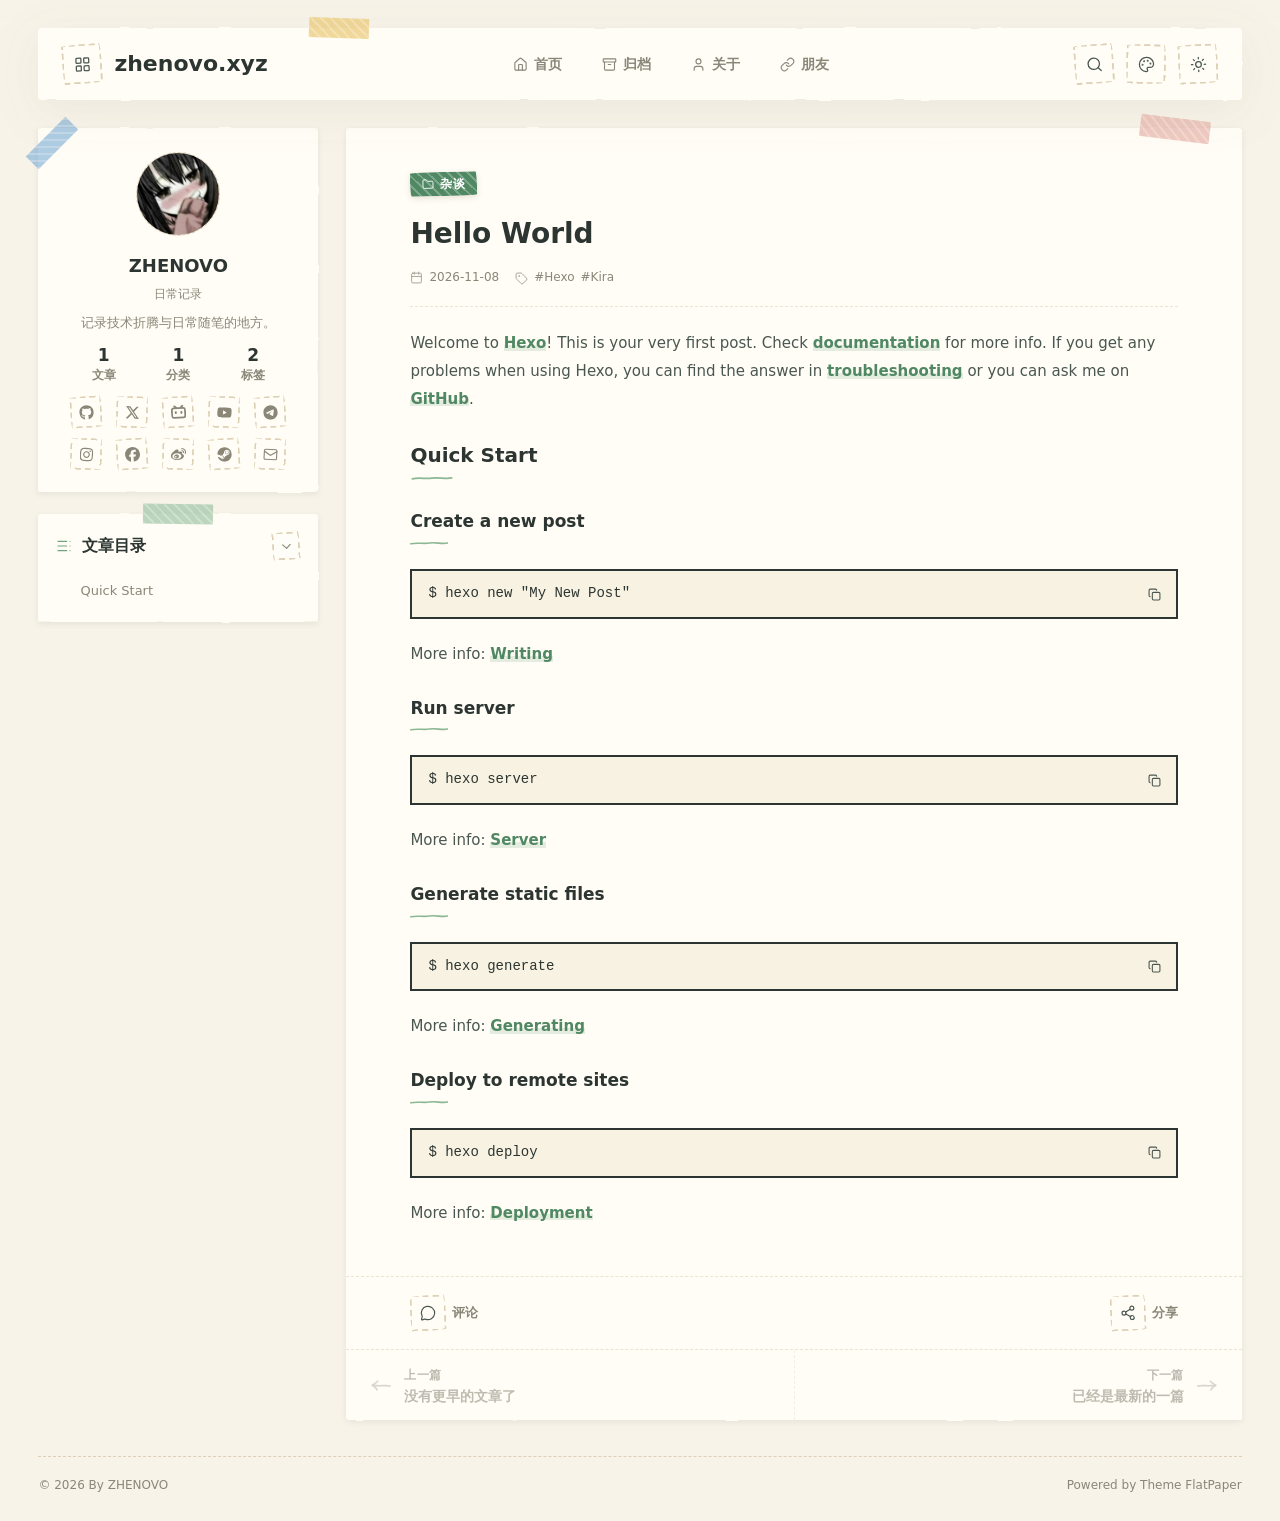
<file: 2026/11/08/hello-world/index.html>
<!doctype html>

<html lang="zh-CN" data-fancybox-enabled="1">
<head>
  <meta charset="utf-8">
<meta name="viewport" content="width=device-width, initial-scale=1">
<meta name="theme-color" content="#f7f3e9" data-flatpaper-theme-color>

<title>Hello World | zhenovo.xyz</title>
<meta name="description" content="Welcome to Hexo! This is your very first post. Check documentation for more info. If you get any problems when using Hexo, you can find the answer in troubleshooting or you can ask...">
<meta property="og:type" content="article">
<meta property="og:title" content="Hello World | zhenovo.xyz">
<meta property="og:url" content="https://www.zhenovo.xyz/2026/11/08/hello-world/">
<meta property="og:site_name" content="zhenovo.xyz">
<meta property="og:description" content="Welcome to Hexo! This is your very first post. Check documentation for more info. If you get any problems when using Hexo, you can find the answer in troubleshooting or you can ask...">
<meta property="og:locale" content="zh_CN">
<meta property="article:published_time" content="2026-11-08T05:00:00.000Z">
<meta property="article:modified_time" content="2026-11-08T06:06:19.502Z">
<meta property="article:author" content="ZHENOVO">
<meta property="article:tag" content="Hexo">
<meta property="article:tag" content="Kira">
<meta name="twitter:card" content="summary">
<link rel="canonical" href="https://www.zhenovo.xyz/2026/11/08/hello-world/">

<link rel="icon" href="/img/favicon.ico" type="image/x-icon">

<script type="application/ld+json">{"@context":"https://schema.org","@type":"BlogPosting","headline":"Hello World","name":"Hello World | zhenovo.xyz","description":"Welcome to Hexo! This is your very first post. Check documentation for more info. If you get any problems when using Hexo, you can find the answer in troubleshooting or you can ask...","url":"https://www.zhenovo.xyz/2026/11/08/hello-world/","inLanguage":"zh-CN","isPartOf":{"@type":"WebSite","name":"zhenovo.xyz","url":"https://www.zhenovo.xyz/"},"mainEntityOfPage":"https://www.zhenovo.xyz/2026/11/08/hello-world/","datePublished":"2026-11-08T05:00:00.000Z","dateModified":"2026-11-08T06:06:19.502Z","author":{"@type":"Person","name":"ZHENOVO"},"publisher":{"@type":"Organization","name":"zhenovo.xyz"},"keywords":"Hexo, Kira"}</script>

<script>
  (function () {
    var accents = { orange: 1, purple: 1, sakura: 1, blue: 1, pink: 1, green: 1, black: 1 };
    var match = document.cookie.match(/(?:^|;\s*)flatpaper-accent=([^;]+)/);
    var accent = 'green';
    if (match) {
      try { accent = decodeURIComponent(match[1]); } catch (e) {}
    }
    if (!accents[accent]) accent = 'green';
    document.documentElement.setAttribute('data-accent', accent);
    try {
      if (localStorage.getItem('flatpaper-mode') === 'dark') {
        document.documentElement.classList.add('dark-mode');
      }
    } catch (e) {}
    // Reveal-on-scroll opts in from here so it is applied before first paint
    // (no flash) and never applies without JS. If main.js never runs the
    // observer, the timeout drops the class again so nothing stays hidden.
    if ('IntersectionObserver' in window) {
      document.documentElement.classList.add('reveal-ready');
      setTimeout(function () {
        if (!window.flatpaperRevealReady) {
          document.documentElement.classList.remove('reveal-ready');
        }
      }, 2000);
    }
  })();
</script>

<link rel="stylesheet" href="/css/style.css">






  

  

  

  

  
<link rel="stylesheet" href="https://cdn.jsdelivr.net/npm/@fancyapps/ui@5.0/dist/fancybox/fancybox.css">
<script defer src="https://cdn.jsdelivr.net/npm/@fancyapps/ui@5.0/dist/fancybox/fancybox.umd.js"></script>


  
  <link rel="stylesheet" href="/css/flatpaper-custom.css">
  
<meta name="generator" content="Hexo 8.1.2"></head>

<body
  class="is-post tag-style-tape bg-style-default"
  data-default-accent="green"
  data-code-theme="simple"
  data-note-style="sticky"
  data-note-icons="on"
  data-button-style="tape"
  data-strong-accent="on"
>
  <svg width="0" height="0" style="position:absolute;z-index:-1;" aria-hidden="true">
    <defs>
      <filter id="paper-edge" x="-5%" y="-5%" width="110%" height="110%">
        <feTurbulence type="fractalNoise" baseFrequency="0.04" result="noise" />
        <feDisplacementMap in="SourceGraphic" in2="noise" scale="3" xChannelSelector="R" yChannelSelector="G" />
      </filter>
    </defs>
  </svg>
  
  <header class="site-header">
  
  <button class="icon-button js-sidebar-toggle sidebar-toggle" type="button" aria-label="打开侧边栏" aria-controls="paper-sidebar-drawer" aria-expanded="false">
    
<svg xmlns="http://www.w3.org/2000/svg" width="1em" height="1em" viewBox="0 0 24 24" fill="none" stroke="currentColor" stroke-width="1.8" stroke-linecap="round" stroke-linejoin="round" class="lucide lucide-menu flatpaper-icon flatpaper-icon--lucide" aria-hidden="true"><use href="/icons.svg#flatpaper-icon-lucide-menu"></use></svg>

  </button>

  <div class="brand">
    <div class="brand-mark-wrapper">
      
        <a class="brand-mark" href="/" aria-label="FlatPaper 首页">
          
<svg xmlns="http://www.w3.org/2000/svg" width="1em" height="1em" viewBox="0 0 24 24" fill="none" stroke="currentColor" stroke-width="1.8" stroke-linecap="round" stroke-linejoin="round" class="lucide lucide-layout-grid flatpaper-icon flatpaper-icon--lucide" aria-hidden="true"><use href="/icons.svg#flatpaper-icon-lucide-layout-grid"></use></svg>

        </a>
      
    </div>
    <a class="brand-text" href="/">zhenovo.xyz</a>
  </div>

  <nav class="site-nav" aria-label="主导航">
    
      
        <a class="site-nav-link " href="/">
          
<svg xmlns="http://www.w3.org/2000/svg" width="1em" height="1em" viewBox="0 0 24 24" fill="none" stroke="currentColor" stroke-width="1.8" stroke-linecap="round" stroke-linejoin="round" class="lucide lucide-house flatpaper-icon flatpaper-icon--lucide" aria-hidden="true"><use href="/icons.svg#flatpaper-icon-lucide-house"></use></svg>

          <span>首页</span>
        </a>
      
    
      
        <a class="site-nav-link " href="/archives/">
          
<svg xmlns="http://www.w3.org/2000/svg" width="1em" height="1em" viewBox="0 0 24 24" fill="none" stroke="currentColor" stroke-width="1.8" stroke-linecap="round" stroke-linejoin="round" class="lucide lucide-archive flatpaper-icon flatpaper-icon--lucide" aria-hidden="true"><use href="/icons.svg#flatpaper-icon-lucide-archive"></use></svg>

          <span>归档</span>
        </a>
      
    
      
        <a class="site-nav-link " href="/about.html">
          
<svg xmlns="http://www.w3.org/2000/svg" width="1em" height="1em" viewBox="0 0 24 24" fill="none" stroke="currentColor" stroke-width="1.8" stroke-linecap="round" stroke-linejoin="round" class="lucide lucide-user flatpaper-icon flatpaper-icon--lucide" aria-hidden="true"><use href="/icons.svg#flatpaper-icon-lucide-user"></use></svg>

          <span>关于</span>
        </a>
      
    
      
        <a class="site-nav-link " href="/friends.html">
          
<svg xmlns="http://www.w3.org/2000/svg" width="1em" height="1em" viewBox="0 0 24 24" fill="none" stroke="currentColor" stroke-width="1.8" stroke-linecap="round" stroke-linejoin="round" class="lucide lucide-link flatpaper-icon flatpaper-icon--lucide" aria-hidden="true"><use href="/icons.svg#flatpaper-icon-lucide-link"></use></svg>

          <span>朋友</span>
        </a>
      
    
  </nav>

  <div class="header-tools">
    <button class="icon-button js-search-open" type="button" aria-label="搜索文章">
      
<svg xmlns="http://www.w3.org/2000/svg" width="1em" height="1em" viewBox="0 0 24 24" fill="none" stroke="currentColor" stroke-width="1.8" stroke-linecap="round" stroke-linejoin="round" class="lucide lucide-search flatpaper-icon flatpaper-icon--lucide" aria-hidden="true"><use href="/icons.svg#flatpaper-icon-lucide-search"></use></svg>

    </button>
    <div class="accent-picker">
      <button class="icon-button accent-toggle" type="button" aria-label="选择主题色" title="选择主题色" aria-haspopup="true" aria-expanded="false" aria-controls="accent-menu">
        
<svg xmlns="http://www.w3.org/2000/svg" width="1em" height="1em" viewBox="0 0 24 24" fill="none" stroke="currentColor" stroke-width="1.8" stroke-linecap="round" stroke-linejoin="round" class="lucide lucide-palette flatpaper-icon flatpaper-icon--lucide" aria-hidden="true"><use href="/icons.svg#flatpaper-icon-lucide-palette"></use></svg>

      </button>
      <div class="accent-menu" id="accent-menu" role="menu" aria-label="主题色">
        <button type="button" class="accent-option" role="menuitemradio" aria-label="橙色" aria-checked="false" data-accent-option="orange">
          <span class="accent-swatch accent-swatch--orange" aria-hidden="true"></span>
        </button>
        <button type="button" class="accent-option" role="menuitemradio" aria-label="紫色" aria-checked="false" data-accent-option="purple">
          <span class="accent-swatch accent-swatch--purple" aria-hidden="true"></span>
        </button>
        <button type="button" class="accent-option" role="menuitemradio" aria-label="樱花粉" aria-checked="false" data-accent-option="sakura">
          <span class="accent-swatch accent-swatch--sakura" aria-hidden="true"></span>
        </button>
        <button type="button" class="accent-option" role="menuitemradio" aria-label="蓝色" aria-checked="false" data-accent-option="blue">
          <span class="accent-swatch accent-swatch--blue" aria-hidden="true"></span>
        </button>
        <button type="button" class="accent-option" role="menuitemradio" aria-label="粉色" aria-checked="false" data-accent-option="pink">
          <span class="accent-swatch accent-swatch--pink" aria-hidden="true"></span>
        </button>
        <button type="button" class="accent-option" role="menuitemradio" aria-label="绿色" aria-checked="false" data-accent-option="green">
          <span class="accent-swatch accent-swatch--green" aria-hidden="true"></span>
        </button>
        <button type="button" class="accent-option" role="menuitemradio" aria-label="黑色" aria-checked="false" data-accent-option="black">
          <span class="accent-swatch accent-swatch--black" aria-hidden="true"></span>
        </button>
      </div>
    </div>
    <button class="theme-toggle" type="button" aria-label="切换颜色模式">
      <span class="theme-icon theme-icon--sun">
<svg xmlns="http://www.w3.org/2000/svg" width="1em" height="1em" viewBox="0 0 24 24" fill="none" stroke="currentColor" stroke-width="1.8" stroke-linecap="round" stroke-linejoin="round" class="lucide lucide-sun flatpaper-icon flatpaper-icon--lucide" aria-hidden="true"><use href="/icons.svg#flatpaper-icon-lucide-sun"></use></svg>
</span>
      <span class="theme-icon theme-icon--moon">
<svg xmlns="http://www.w3.org/2000/svg" width="1em" height="1em" viewBox="0 0 24 24" fill="none" stroke="currentColor" stroke-width="1.8" stroke-linecap="round" stroke-linejoin="round" class="lucide lucide-moon flatpaper-icon flatpaper-icon--lucide" aria-hidden="true"><use href="/icons.svg#flatpaper-icon-lucide-moon"></use></svg>
</span>
    </button>
  </div>
</header>


  
  <main class="paper-shell paper-shell--article">
    

<aside id="paper-sidebar-drawer" class="paper-sidebar paper-sidebar--right" aria-label="侧边栏">
  <div class="drawer-toolbar" aria-label="侧边栏工具">
    <div class="drawer-accent-options" role="group" aria-label="主题色">
      <button type="button" class="accent-option" aria-label="橙色" aria-pressed="false" data-accent-option="orange">
        <span class="accent-swatch accent-swatch--orange" aria-hidden="true"></span>
      </button>
      <button type="button" class="accent-option" aria-label="紫色" aria-pressed="false" data-accent-option="purple">
        <span class="accent-swatch accent-swatch--purple" aria-hidden="true"></span>
      </button>
      <button type="button" class="accent-option" aria-label="樱花粉" aria-pressed="false" data-accent-option="sakura">
        <span class="accent-swatch accent-swatch--sakura" aria-hidden="true"></span>
      </button>
      <button type="button" class="accent-option" aria-label="蓝色" aria-pressed="false" data-accent-option="blue">
        <span class="accent-swatch accent-swatch--blue" aria-hidden="true"></span>
      </button>
      <button type="button" class="accent-option" aria-label="粉色" aria-pressed="false" data-accent-option="pink">
        <span class="accent-swatch accent-swatch--pink" aria-hidden="true"></span>
      </button>
      <button type="button" class="accent-option" aria-label="绿色" aria-pressed="false" data-accent-option="green">
        <span class="accent-swatch accent-swatch--green" aria-hidden="true"></span>
      </button>
      <button type="button" class="accent-option" aria-label="黑色" aria-pressed="false" data-accent-option="black">
        <span class="accent-swatch accent-swatch--black" aria-hidden="true"></span>
      </button>
    </div>
    <button class="icon-button drawer-close js-sidebar-close" type="button" aria-label="关闭侧边栏">
      
<svg xmlns="http://www.w3.org/2000/svg" width="1em" height="1em" viewBox="0 0 24 24" fill="none" stroke="currentColor" stroke-width="1.8" stroke-linecap="round" stroke-linejoin="round" class="lucide lucide-x flatpaper-icon flatpaper-icon--lucide" aria-hidden="true"><use href="/icons.svg#flatpaper-icon-lucide-x"></use></svg>

    </button>
  </div>

  <section class="side-card nav-card">
    <nav class="site-nav-drawer" aria-label="移动端导航">
      
        
          <a class="" href="/">
            
<svg xmlns="http://www.w3.org/2000/svg" width="1em" height="1em" viewBox="0 0 24 24" fill="none" stroke="currentColor" stroke-width="1.8" stroke-linecap="round" stroke-linejoin="round" class="lucide lucide-house flatpaper-icon flatpaper-icon--lucide" aria-hidden="true"><use href="/icons.svg#flatpaper-icon-lucide-house"></use></svg>

            <span>首页</span>
          </a>
        
      
        
          <a class="" href="/archives/">
            
<svg xmlns="http://www.w3.org/2000/svg" width="1em" height="1em" viewBox="0 0 24 24" fill="none" stroke="currentColor" stroke-width="1.8" stroke-linecap="round" stroke-linejoin="round" class="lucide lucide-archive flatpaper-icon flatpaper-icon--lucide" aria-hidden="true"><use href="/icons.svg#flatpaper-icon-lucide-archive"></use></svg>

            <span>归档</span>
          </a>
        
      
        
          <a class="" href="/about.html">
            
<svg xmlns="http://www.w3.org/2000/svg" width="1em" height="1em" viewBox="0 0 24 24" fill="none" stroke="currentColor" stroke-width="1.8" stroke-linecap="round" stroke-linejoin="round" class="lucide lucide-user flatpaper-icon flatpaper-icon--lucide" aria-hidden="true"><use href="/icons.svg#flatpaper-icon-lucide-user"></use></svg>

            <span>关于</span>
          </a>
        
      
        
          <a class="" href="/friends.html">
            
<svg xmlns="http://www.w3.org/2000/svg" width="1em" height="1em" viewBox="0 0 24 24" fill="none" stroke="currentColor" stroke-width="1.8" stroke-linecap="round" stroke-linejoin="round" class="lucide lucide-link flatpaper-icon flatpaper-icon--lucide" aria-hidden="true"><use href="/icons.svg#flatpaper-icon-lucide-link"></use></svg>

            <span>朋友</span>
          </a>
        
      
    </nav>
  </section>

  <section class="side-card profile-card reveal">
    
      <div class="avatar avatar--image avatar--circle">
        <img src="/img/avatar.jpg" alt="ZHENOVO" loading="lazy" referrerpolicy="no-referrer">
      </div>
    
    <h3>ZHENOVO</h3>
    <p class="profile-role">日常记录</p>
    <p>记录技术折腾与日常随笔的地方。</p>
    
      <div class="site-info" aria-label="站点信息">
        
          
            <a class="site-info__item" href="/archives/">
              <strong>1</strong>
              <span>文章</span>
            </a>
          
        
          
            <a class="site-info__item" href="/categories/">
              <strong>1</strong>
              <span>分类</span>
            </a>
          
        
          
            <a class="site-info__item" href="/tags/">
              <strong>2</strong>
              <span>标签</span>
            </a>
          
        
      </div>
    
    <div class="socials">
      
        <a href="https://github.com/ZHENOVO" target="_blank" rel="noopener" aria-label="GitHub" data-tooltip="GitHub">
          
            
<svg xmlns="http://www.w3.org/2000/svg" width="1em" height="1em" viewBox="0 0 496 512" fill="currentColor" class="lucide lucide-github flatpaper-icon flatpaper-icon--fa-brands" aria-hidden="true"><use href="/icons.svg#flatpaper-icon-fa-brands-github"></use></svg>

          
        </a>
      
        <a href="https://x.com/" target="_blank" rel="noopener" aria-label="X" data-tooltip="X">
          
            
<svg xmlns="http://www.w3.org/2000/svg" width="1em" height="1em" viewBox="0 0 512 512" fill="currentColor" class="lucide lucide-x-twitter flatpaper-icon flatpaper-icon--fa-brands" aria-hidden="true"><use href="/icons.svg#flatpaper-icon-fa-brands-x-twitter"></use></svg>

          
        </a>
      
        <a href="https://space.bilibili.com/" target="_blank" rel="noopener" aria-label="Bilibili" data-tooltip="Bilibili">
          
            
<svg xmlns="http://www.w3.org/2000/svg" width="1em" height="1em" viewBox="0 0 512 512" fill="currentColor" class="lucide lucide-bilibili flatpaper-icon flatpaper-icon--fa-brands" aria-hidden="true"><use href="/icons.svg#flatpaper-icon-fa-brands-bilibili"></use></svg>

          
        </a>
      
        <a href="https://www.youtube.com/" target="_blank" rel="noopener" aria-label="YouTube" data-tooltip="YouTube">
          
            
<svg xmlns="http://www.w3.org/2000/svg" width="1em" height="1em" viewBox="0 0 576 512" fill="currentColor" class="lucide lucide-youtube flatpaper-icon flatpaper-icon--fa-brands" aria-hidden="true"><use href="/icons.svg#flatpaper-icon-fa-brands-youtube"></use></svg>

          
        </a>
      
        <a href="https://t.me/" target="_blank" rel="noopener" aria-label="Telegram" data-tooltip="Telegram">
          
            
<svg xmlns="http://www.w3.org/2000/svg" width="1em" height="1em" viewBox="0 0 496 512" fill="currentColor" class="lucide lucide-telegram flatpaper-icon flatpaper-icon--fa-brands" aria-hidden="true"><use href="/icons.svg#flatpaper-icon-fa-brands-telegram"></use></svg>

          
        </a>
      
        <a href="https://www.instagram.com/" target="_blank" rel="noopener" aria-label="Instagram" data-tooltip="Instagram">
          
            
<svg xmlns="http://www.w3.org/2000/svg" width="1em" height="1em" viewBox="0 0 448 512" fill="currentColor" class="lucide lucide-instagram flatpaper-icon flatpaper-icon--fa-brands" aria-hidden="true"><use href="/icons.svg#flatpaper-icon-fa-brands-instagram"></use></svg>

          
        </a>
      
        <a href="https://www.facebook.com/" target="_blank" rel="noopener" aria-label="Facebook" data-tooltip="Facebook">
          
            
<svg xmlns="http://www.w3.org/2000/svg" width="1em" height="1em" viewBox="0 0 512 512" fill="currentColor" class="lucide lucide-facebook flatpaper-icon flatpaper-icon--fa-brands" aria-hidden="true"><use href="/icons.svg#flatpaper-icon-fa-brands-facebook"></use></svg>

          
        </a>
      
        <a href="https://weibo.com/" target="_blank" rel="noopener" aria-label="Weibo" data-tooltip="Weibo">
          
            
<svg xmlns="http://www.w3.org/2000/svg" width="1em" height="1em" viewBox="0 0 512 512" fill="currentColor" class="lucide lucide-weibo flatpaper-icon flatpaper-icon--fa-brands" aria-hidden="true"><use href="/icons.svg#flatpaper-icon-fa-brands-weibo"></use></svg>

          
        </a>
      
        <a href="https://steamcommunity.com/" target="_blank" rel="noopener" aria-label="Steam" data-tooltip="Steam">
          
            
<svg xmlns="http://www.w3.org/2000/svg" width="1em" height="1em" viewBox="0 0 496 512" fill="currentColor" class="lucide lucide-steam flatpaper-icon flatpaper-icon--fa-brands" aria-hidden="true"><use href="/icons.svg#flatpaper-icon-fa-brands-steam"></use></svg>

          
        </a>
      
        <a href="mailto:you@example.com" target="_blank" rel="noopener" aria-label="Email" data-tooltip="Email">
          
            
<svg xmlns="http://www.w3.org/2000/svg" width="1em" height="1em" viewBox="0 0 24 24" fill="none" stroke="currentColor" stroke-width="1.8" stroke-linecap="round" stroke-linejoin="round" class="lucide lucide-mail flatpaper-icon flatpaper-icon--lucide" aria-hidden="true"><use href="/icons.svg#flatpaper-icon-lucide-mail"></use></svg>

          
        </a>
      
      
    </div>
  </section>

  

  
    <div class="post-sticky-stack">
      <section class="side-card toc-card">
        <header class="toc-card__head">
          <h2>
<svg xmlns="http://www.w3.org/2000/svg" width="1em" height="1em" viewBox="0 0 24 24" fill="none" stroke="currentColor" stroke-width="1.8" stroke-linecap="round" stroke-linejoin="round" class="lucide lucide-table-of-contents flatpaper-icon flatpaper-icon--lucide" aria-hidden="true"><use href="/icons.svg#flatpaper-icon-lucide-table-of-contents"></use></svg>
文章目录</h2>
          <button type="button" class="toc-toggle-all" data-action="toggle-toc" aria-pressed="false" aria-label="展开全部目录" title="展开全部目录">
            
<svg xmlns="http://www.w3.org/2000/svg" width="1em" height="1em" viewBox="0 0 24 24" fill="none" stroke="currentColor" stroke-width="1.8" stroke-linecap="round" stroke-linejoin="round" class="lucide lucide-chevron-down flatpaper-icon flatpaper-icon--lucide" aria-hidden="true"><use href="/icons.svg#flatpaper-icon-lucide-chevron-down"></use></svg>

          </button>
        </header>
        <div class="toc-content">
          
            <ol class="toc"><li class="toc-item toc-level-2"><a class="toc-link"><span class="toc-text">Quick Start</span></a><ol class="toc-child"><li class="toc-item toc-level-3"><a class="toc-link"><span class="toc-text">Create a new post</span></a></li><li class="toc-item toc-level-3"><a class="toc-link"><span class="toc-text">Run server</span></a></li><li class="toc-item toc-level-3"><a class="toc-link"><span class="toc-text">Generate static files</span></a></li><li class="toc-item toc-level-3"><a class="toc-link"><span class="toc-text">Deploy to remote sites</span></a></li></ol></li></ol>
          
        </div>
      </section>
      


    </div>
  

  

</aside>

    <section class="paper-main">
      

<div class="article-tape-wrap">
<span class="tape tape--top-right" aria-hidden="true"></span>
<article class="article-paper">
  
  <header class="article-header">
    
      <a class="label-pill" href="/categories/%E6%9D%82%E8%B0%88/">
        
<svg xmlns="http://www.w3.org/2000/svg" width="1em" height="1em" viewBox="0 0 24 24" fill="none" stroke="currentColor" stroke-width="1.8" stroke-linecap="round" stroke-linejoin="round" class="lucide lucide-folder flatpaper-icon flatpaper-icon--lucide" aria-hidden="true"><use href="/icons.svg#flatpaper-icon-lucide-folder"></use></svg>

        杂谈
      </a>
    
    <h1>Hello World</h1>
    <div class="meta-line meta-line--article">
      <span class="meta-date">
<svg xmlns="http://www.w3.org/2000/svg" width="1em" height="1em" viewBox="0 0 24 24" fill="none" stroke="currentColor" stroke-width="1.8" stroke-linecap="round" stroke-linejoin="round" class="lucide lucide-calendar flatpaper-icon flatpaper-icon--lucide" aria-hidden="true"><use href="/icons.svg#flatpaper-icon-lucide-calendar"></use></svg>
2026-11-08</span>
      
        <span class="meta-tags">
          
<svg xmlns="http://www.w3.org/2000/svg" width="1em" height="1em" viewBox="0 0 24 24" fill="none" stroke="currentColor" stroke-width="1.8" stroke-linecap="round" stroke-linejoin="round" class="lucide lucide-tag flatpaper-icon flatpaper-icon--lucide" aria-hidden="true"><use href="/icons.svg#flatpaper-icon-lucide-tag"></use></svg>

          <a class="meta-tag-link" href="/tags/Hexo/">#Hexo</a><a class="meta-tag-link" href="/tags/Kira/">#Kira</a>
        </span>
      
    </div>
  </header>

  


  <div class="article-content">
    <html><head></head><body><p>Welcome to <a target="_blank" rel="noopener" href="https://hexo.io/">Hexo</a>! This is your very first post. Check <a target="_blank" rel="noopener" href="https://hexo.io/docs/">documentation</a> for more info. If you get any problems when using Hexo, you can find the answer in <a target="_blank" rel="noopener" href="https://hexo.io/docs/troubleshooting.html">troubleshooting</a> or you can ask me on <a target="_blank" rel="noopener" href="https://github.com/hexojs/hexo/issues">GitHub</a>.</p>
<h2><span id="quick-start">Quick Start</span></h2><h3><span id="create-a-new-post">Create a new post</span></h3><figure class="highlight bash"><table><tbody><tr><td class="gutter"><pre><span class="line">1</span><br></pre></td><td class="code"><pre><code class="hljs bash">$ hexo new <span class="hljs-string">"My New Post"</span><br></code></pre></td></tr></tbody></table></figure>

<p>More info: <a target="_blank" rel="noopener" href="https://hexo.io/docs/writing.html">Writing</a></p>
<h3><span id="run-server">Run server</span></h3><figure class="highlight bash"><table><tbody><tr><td class="gutter"><pre><span class="line">1</span><br></pre></td><td class="code"><pre><code class="hljs bash">$ hexo server<br></code></pre></td></tr></tbody></table></figure>

<p>More info: <a target="_blank" rel="noopener" href="https://hexo.io/docs/server.html">Server</a></p>
<h3><span id="generate-static-files">Generate static files</span></h3><figure class="highlight bash"><table><tbody><tr><td class="gutter"><pre><span class="line">1</span><br></pre></td><td class="code"><pre><code class="hljs bash">$ hexo generate<br></code></pre></td></tr></tbody></table></figure>

<p>More info: <a target="_blank" rel="noopener" href="https://hexo.io/docs/generating.html">Generating</a></p>
<h3><span id="deploy-to-remote-sites">Deploy to remote sites</span></h3><figure class="highlight bash"><table><tbody><tr><td class="gutter"><pre><span class="line">1</span><br></pre></td><td class="code"><pre><code class="hljs bash">$ hexo deploy<br></code></pre></td></tr></tbody></table></figure>

<p>More info: <a target="_blank" rel="noopener" href="https://hexo.io/docs/one-command-deployment.html">Deployment</a></p>
</body></html>
  </div>

  <footer class="article-reactions">
    <div class="reaction-group">
      <button type="button" class="reaction reaction--comment" aria-label="跳转到评论区" data-action="scroll-to-comments">
        
<svg xmlns="http://www.w3.org/2000/svg" width="1em" height="1em" viewBox="0 0 24 24" fill="none" stroke="currentColor" stroke-width="1.8" stroke-linecap="round" stroke-linejoin="round" class="lucide lucide-message-circle flatpaper-icon flatpaper-icon--lucide" aria-hidden="true"><use href="/icons.svg#flatpaper-icon-lucide-message-circle"></use></svg>

      </button>
      <span class="reaction-label">评论</span>
      
    </div>
    <div class="reaction-group reaction-group--right">
      
      <button type="button" class="reaction reaction--share" aria-label="分享" data-action="share">
        
<svg xmlns="http://www.w3.org/2000/svg" width="1em" height="1em" viewBox="0 0 24 24" fill="none" stroke="currentColor" stroke-width="1.8" stroke-linecap="round" stroke-linejoin="round" class="lucide lucide-share-2 flatpaper-icon flatpaper-icon--lucide" aria-hidden="true"><use href="/icons.svg#flatpaper-icon-lucide-share-2"></use></svg>

      </button>
      <span class="reaction-label">分享</span>
    </div>
  </footer>

  


  <nav class="article-actions">
    
      <span class="article-action article-action--prev is-disabled" aria-disabled="true">
        <span class="action-label">上一篇</span>
        <span class="action-title">没有更早的文章了</span>
      </span>
    
    
      <span class="article-action article-action--next is-disabled" aria-disabled="true">
        <span class="action-label">下一篇</span>
        <span class="action-title">已经是最新的一篇</span>
      </span>
    
  </nav>
</article>
</div>

<button type="button" class="back-to-top" data-action="scroll-to-top" aria-label="返回顶部" hidden>
  
<svg xmlns="http://www.w3.org/2000/svg" width="1em" height="1em" viewBox="0 0 24 24" fill="none" stroke="currentColor" stroke-width="1.8" stroke-linecap="round" stroke-linejoin="round" class="lucide lucide-arrow-up flatpaper-icon flatpaper-icon--lucide" aria-hidden="true"><use href="/icons.svg#flatpaper-icon-lucide-arrow-up"></use></svg>

</button>



      


    </section>
    
  </main>

  <div class="sidebar-backdrop js-sidebar-close" aria-hidden="true"></div>

  
<footer class="site-footer">
  <span class="site-footer__left">© 2026 By ZHENOVO</span>
  
    <span class="site-footer__right">
      
        <span class="site-footer__row"><span class="site-footer__powered"><span class="site-footer__powered-prefix">Powered by Theme</span> <a href="https://github.com/Homulilly/hexo-theme-flatpaper" target="_blank" rel="noopener">FlatPaper</a></span></span>
      
    </span>
  
</footer>

  
<div class="search-panel" aria-hidden="true" data-index-url="/flatpaper-search.json">
  <div class="search-backdrop js-search-close"></div>
  <section class="search-dialog" role="dialog" aria-modal="true" aria-label="搜索文章">
    <span class="tape tape--top-left" aria-hidden="true"></span>
    <header class="search-head">
      <h2><span class="green-dot"></span>搜索文章</h2>
      <button class="icon-button js-search-close" type="button" aria-label="关闭搜索">
        
<svg xmlns="http://www.w3.org/2000/svg" width="1em" height="1em" viewBox="0 0 24 24" fill="none" stroke="currentColor" stroke-width="1.8" stroke-linecap="round" stroke-linejoin="round" class="lucide lucide-x flatpaper-icon flatpaper-icon--lucide" aria-hidden="true"><use href="/icons.svg#flatpaper-icon-lucide-x"></use></svg>

      </button>
    </header>
    <label class="search-field">
      
<svg xmlns="http://www.w3.org/2000/svg" width="1em" height="1em" viewBox="0 0 24 24" fill="none" stroke="currentColor" stroke-width="1.8" stroke-linecap="round" stroke-linejoin="round" class="lucide lucide-search flatpaper-icon flatpaper-icon--lucide" aria-hidden="true"><use href="/icons.svg#flatpaper-icon-lucide-search"></use></svg>

      <input id="flatpaper-search" class="search-input" type="search" placeholder="输入关键词，按 Esc 关闭" autocomplete="off">
    </label>
    <div class="search-results" data-empty="输入关键词后显示匹配的文章">
      <p class="search-empty">输入关键词后显示匹配的文章</p>
    </div>
  </section>
</div>

  <script>
  window.FLATPAPER_I18N = {"language":"zh-CN","common.posts":"文章","common.categories":"分类","common.tags":"标签","common.comments":"评论","common.share":"分享","common.page":"页面","common.archive":"归档","common.post_list":"文章列表","common.search_posts":"搜索文章","common.random_posts":"随机文章","common.reward":"赞赏","common.view_all":"查看全部","pagination.prev":"上一页","pagination.next":"下一页","pagination.post_pager":"文章分页","pagination.archive_pager":"归档分页","index.featured":"精选文章","index.pinned":"置顶","index.read_more":"阅读全文","index.previous_slide":"上一张","index.next_slide":"下一张","index.carousel_pagination":"轮播页码","index.carousel_slide":"第 %d 张","index.latest_posts":"最新文章","index.empty_posts":"还没有文章。创建第一篇文章后，这里会显示最新内容。","archive.title":"归档","archive.post_list":"文章列表","taxonomy.category_count":"%d 篇","taxonomy.empty_categories":"暂时还没有分类。","taxonomy.empty_tags":"暂时还没有标签。","links.label":"友链","links.title":"友情链接","links.empty_data":"暂未加载到友链数据。请确认 source/_data/links.yml 存在并已 hexo clean。","links.rss_label":"%s 的 RSS","friends_feed.label":"朋友圈","friends_feed.title":"友链朋友圈","friends_feed.loading":"正在加载友链动态…","friends_feed.missing_url":"暂未配置 all.json 地址。","friends_feed.load_failed":"友链动态加载失败，请稍后再试。","friends_feed.empty":"暂时没有抓取到友链文章。","friends_feed.load_more":"加载更多","friends_feed.updated_at":"更新于 %s","friends_feed.friend_count":"%d 位友邻","friends_feed.active_count":"%d 位活跃","friends_feed.article_count":"%d 篇文章","friends_feed.unknown_author":"未知站点","friends_feed.date_unknown":"时间未知","guestbook.label":"留言板","guestbook.title":"留言板","guestbook.loading":"正在铺开留言墙…","guestbook.missing_config":"留言墙需要评论系统：请在主题配置中设置 comments: twikoo（并填写 envId）或 comments: artalk（并填写 server）。","guestbook.load_failed":"留言加载失败，请稍后再试。","guestbook.empty":"墙上还空着，来贴第一张留言吧！","guestbook.load_more":"展开更多留言","guestbook.total_count":"共 %d 条留言","guestbook.latest_note":"墙上展示最新 %d 条","guestbook.jump_to_comment":"查看留言","guestbook.sort_time":"查看最新","guestbook.sort_random":"随机排序","guestbook.anonymous":"匿名访客","guestbook.write_hint":"在下方留言，刷新后就会贴到墙上","post.scroll_to_comments":"跳转到评论区","post.previous":"上一篇","post.next":"下一篇","post.no_previous":"没有更早的文章了","post.no_next":"已经是最新的一篇","post.back_to_top":"返回顶部","post.related_posts":"相关文章","post.view_more":"查看更多","not_found.label":"页面走丢了","not_found.title":"找不到这个页面","not_found.text":"这个地址可能已经移动、删除，或者从未存在。","not_found.home":"返回首页","not_found.search":"搜索文章","search.placeholder":"输入关键词，按 Esc 关闭","search.empty":"输入关键词后显示匹配的文章","search.loading":"正在加载搜索索引…","search.load_failed":"搜索索引加载失败，请重新打开搜索重试","search.no_result":"没有找到与 \"%s\" 相关的文章","search.close":"关闭搜索","code.copy":"复制代码","code.collapse":"折叠代码","code.expand":"展开代码","heading.anchor":"链接到此节: %s","head.tag":"标签：%s","head.category":"分类：%s","head.archive":"归档","head.archive_with_date":"归档：%s","head.page_number":"第 %d 页","navigation.primary":"主导航","navigation.mobile":"移动端导航","navigation.brand_home":"FlatPaper 首页","navigation.brand_menu":"打开站点导航","navigation.open_sidebar":"打开侧边栏","navigation.close_sidebar":"关闭侧边栏","navigation.sidebar":"侧边栏","navigation.sidebar_tools":"侧边栏工具","navigation.site_links":"站点链接","navigation.site_info":"站点信息","colors.choose_theme_color":"选择主题色","colors.theme_color":"主题色","colors.toggle_color_mode":"切换颜色模式","colors.green":"绿色","colors.purple":"紫色","colors.pink":"粉色","colors.sakura":"樱花粉","colors.blue":"蓝色","colors.orange":"橙色","colors.black":"黑色","profile.default_bio":"热爱生活，热爱代码，喜欢分享技术与生活中的点滴。","welcome.cta":"开始阅读","welcome.title":"欢迎来到 FlatPaper","welcome.text":"一个专注于内容与阅读体验的博客主题。","typed.from":"出自","reward_list.total":"共 %s 人","reward_list.updated":"最新更新时间：","stack_album.label":"堆叠相册","home_hero.label":"首页开屏","home_hero.enter":"开始阅读","home_hero.note":"今日","home_hero.default_subtitle":"日常记录","home_hero.nav_links":"开屏导航","home_hero.profile_links":"个人链接","home_hero.tools":"开屏工具","home_hero.shuffle_stickers":"打乱贴纸位置","home_hero.link":"链接","home_hero.sticker_image":"贴纸图片","home_hero.visit_confirm":"要访问 %s 吗？","home_hero.visit":"访问","home_hero.cancel":"取消","toc.title":"文章目录","toc.empty":"目录会根据文章标题自动生成。","toc.expand_all":"展开全部目录","toc.collapse_all":"收起全部目录","sidebar.hot_tags":"热门标签","sidebar.latest_posts":"最新文章"};
  </script>
  
<script src="/js/main.js"></script>

  
</body>
</html>
</file>
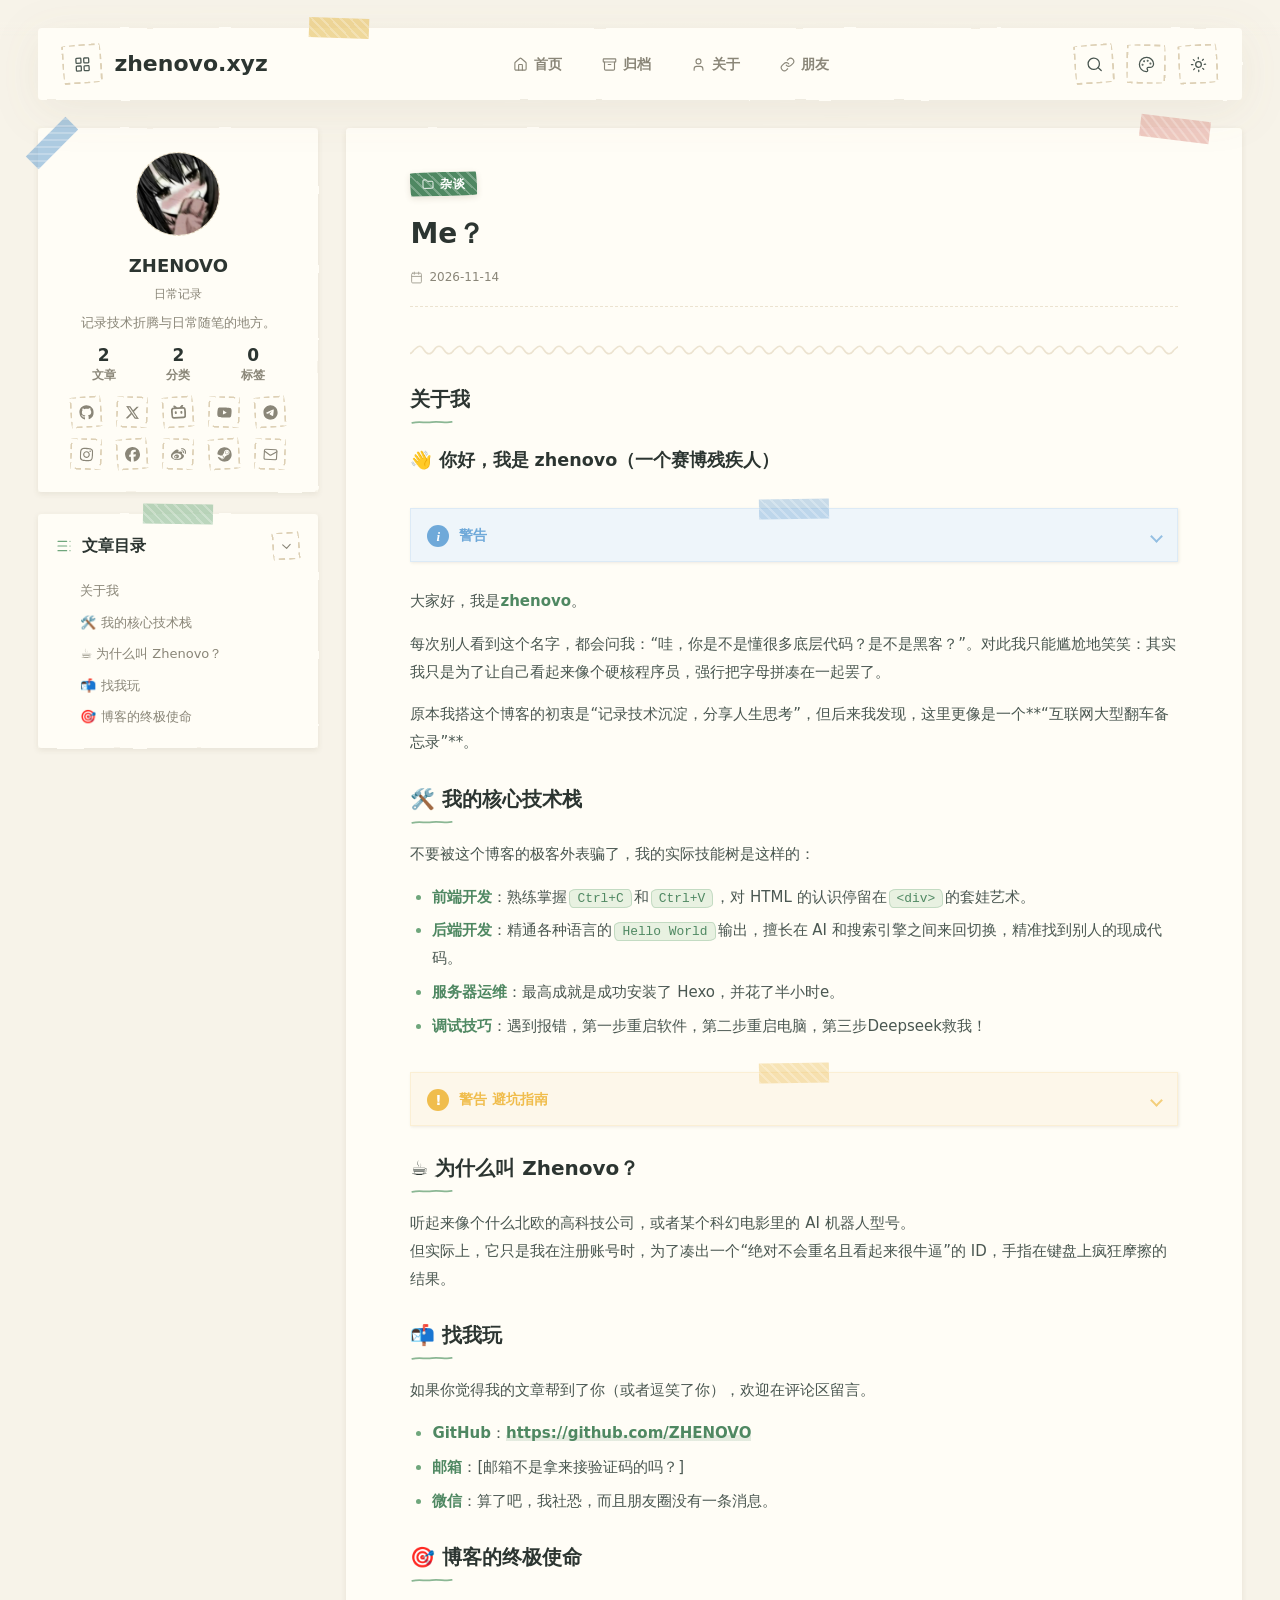
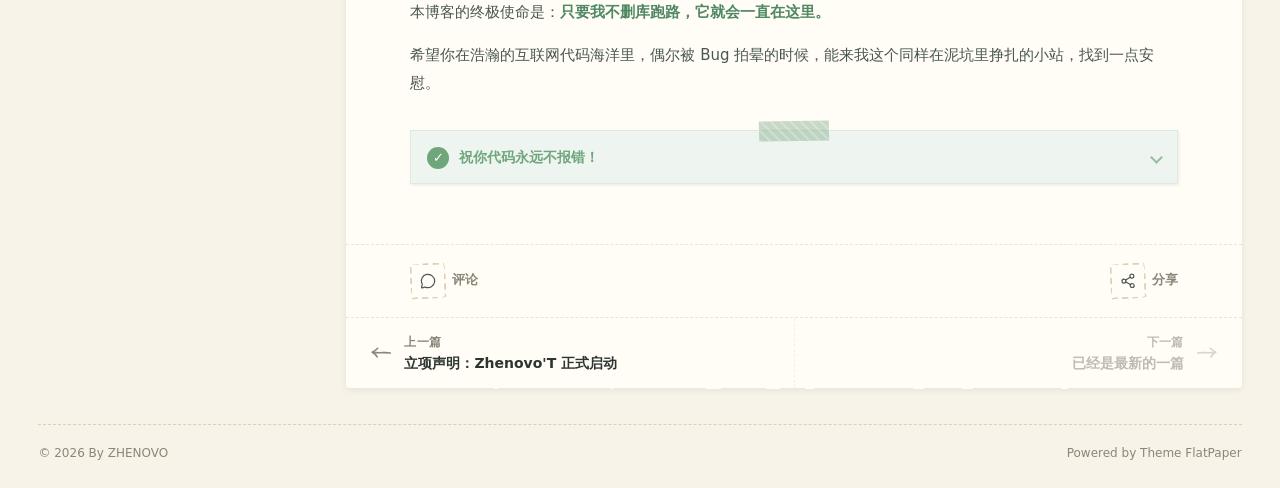
<file: 2026/11/14/Me？/index.html>
<!doctype html>

<html lang="zh-CN" data-fancybox-enabled="1">
<head>
  <meta charset="utf-8">
<meta name="viewport" content="width=device-width, initial-scale=1">
<meta name="theme-color" content="#f7f3e9" data-flatpaper-theme-color>

<title>Me？ | zhenovo.xyz</title>
<meta name="description" content="关于我👋 你好，我是 zhenovo（一个赛博残疾人）警告阅读本页面可能会导致轻微的血压升高、嘴角抽搐，或者让你产生“就这也能写博客？”的疑惑。 大家好，我是zhenovo。 每次别人看到这个名字，都会问我：“哇，你是不是懂很多底层代码？是不是黑客？”。对此我只能尴尬地笑笑：其实我只是为了让自己看起来像个硬核程序员，强行把字母拼凑在一起罢了。 原本我搭这个...">
<meta property="og:type" content="article">
<meta property="og:title" content="Me？ | zhenovo.xyz">
<meta property="og:url" content="https://www.zhenovo.xyz/2026/11/14/Me%EF%BC%9F/">
<meta property="og:site_name" content="zhenovo.xyz">
<meta property="og:description" content="关于我👋 你好，我是 zhenovo（一个赛博残疾人）警告阅读本页面可能会导致轻微的血压升高、嘴角抽搐，或者让你产生“就这也能写博客？”的疑惑。 大家好，我是zhenovo。 每次别人看到这个名字，都会问我：“哇，你是不是懂很多底层代码？是不是黑客？”。对此我只能尴尬地笑笑：其实我只是为了让自己看起来像个硬核程序员，强行把字母拼凑在一起罢了。 原本我搭这个...">
<meta property="og:locale" content="zh_CN">
<meta property="article:published_time" content="2026-11-14T01:33:21.000Z">
<meta property="article:modified_time" content="2026-11-14T01:58:17.722Z">
<meta property="article:author" content="ZHENOVO">
<meta name="twitter:card" content="summary">
<link rel="canonical" href="https://www.zhenovo.xyz/2026/11/14/Me%EF%BC%9F/">

<link rel="icon" href="/img/favicon.ico" type="image/x-icon">

<script type="application/ld+json">{"@context":"https://schema.org","@type":"BlogPosting","headline":"Me？","name":"Me？ | zhenovo.xyz","description":"关于我👋 你好，我是 zhenovo（一个赛博残疾人）警告阅读本页面可能会导致轻微的血压升高、嘴角抽搐，或者让你产生“就这也能写博客？”的疑惑。 大家好，我是zhenovo。 每次别人看到这个名字，都会问我：“哇，你是不是懂很多底层代码？是不是黑客？”。对此我只能尴尬地笑笑：其实我只是为了让自己看起来像个硬核程序员，强行把字母拼凑在一起罢了。 原本我搭这个...","url":"https://www.zhenovo.xyz/2026/11/14/Me%EF%BC%9F/","inLanguage":"zh-CN","isPartOf":{"@type":"WebSite","name":"zhenovo.xyz","url":"https://www.zhenovo.xyz/"},"mainEntityOfPage":"https://www.zhenovo.xyz/2026/11/14/Me%EF%BC%9F/","datePublished":"2026-11-14T01:33:21.000Z","dateModified":"2026-11-14T01:58:17.722Z","author":{"@type":"Person","name":"ZHENOVO"},"publisher":{"@type":"Organization","name":"zhenovo.xyz"}}</script>

<script>
  (function () {
    var accents = { orange: 1, purple: 1, sakura: 1, blue: 1, pink: 1, green: 1, black: 1 };
    var match = document.cookie.match(/(?:^|;\s*)flatpaper-accent=([^;]+)/);
    var accent = 'green';
    if (match) {
      try { accent = decodeURIComponent(match[1]); } catch (e) {}
    }
    if (!accents[accent]) accent = 'green';
    document.documentElement.setAttribute('data-accent', accent);
    try {
      if (localStorage.getItem('flatpaper-mode') === 'dark') {
        document.documentElement.classList.add('dark-mode');
      }
    } catch (e) {}
    // Reveal-on-scroll opts in from here so it is applied before first paint
    // (no flash) and never applies without JS. If main.js never runs the
    // observer, the timeout drops the class again so nothing stays hidden.
    if ('IntersectionObserver' in window) {
      document.documentElement.classList.add('reveal-ready');
      setTimeout(function () {
        if (!window.flatpaperRevealReady) {
          document.documentElement.classList.remove('reveal-ready');
        }
      }, 2000);
    }
  })();
</script>

<link rel="stylesheet" href="/css/style.css">






  

  

  

  

  
<link rel="stylesheet" href="https://cdn.jsdelivr.net/npm/@fancyapps/ui@5.0/dist/fancybox/fancybox.css">
<script defer src="https://cdn.jsdelivr.net/npm/@fancyapps/ui@5.0/dist/fancybox/fancybox.umd.js"></script>


  
  <link rel="stylesheet" href="/css/flatpaper-custom.css">
  
<meta name="generator" content="Hexo 8.1.2"></head>

<body
  class="is-post tag-style-tape bg-style-default"
  data-default-accent="green"
  data-code-theme="simple"
  data-note-style="sticky"
  data-note-icons="on"
  data-button-style="tape"
  data-strong-accent="on"
>
  <svg width="0" height="0" style="position:absolute;z-index:-1;" aria-hidden="true">
    <defs>
      <filter id="paper-edge" x="-5%" y="-5%" width="110%" height="110%">
        <feTurbulence type="fractalNoise" baseFrequency="0.04" result="noise" />
        <feDisplacementMap in="SourceGraphic" in2="noise" scale="3" xChannelSelector="R" yChannelSelector="G" />
      </filter>
    </defs>
  </svg>
  
  <header class="site-header">
  
  <button class="icon-button js-sidebar-toggle sidebar-toggle" type="button" aria-label="打开侧边栏" aria-controls="paper-sidebar-drawer" aria-expanded="false">
    
<svg xmlns="http://www.w3.org/2000/svg" width="1em" height="1em" viewBox="0 0 24 24" fill="none" stroke="currentColor" stroke-width="1.8" stroke-linecap="round" stroke-linejoin="round" class="lucide lucide-menu flatpaper-icon flatpaper-icon--lucide" aria-hidden="true"><use href="/icons.svg#flatpaper-icon-lucide-menu"></use></svg>

  </button>

  <div class="brand">
    <div class="brand-mark-wrapper">
      
        <a class="brand-mark" href="/" aria-label="FlatPaper 首页">
          
<svg xmlns="http://www.w3.org/2000/svg" width="1em" height="1em" viewBox="0 0 24 24" fill="none" stroke="currentColor" stroke-width="1.8" stroke-linecap="round" stroke-linejoin="round" class="lucide lucide-layout-grid flatpaper-icon flatpaper-icon--lucide" aria-hidden="true"><use href="/icons.svg#flatpaper-icon-lucide-layout-grid"></use></svg>

        </a>
      
    </div>
    <a class="brand-text" href="/">zhenovo.xyz</a>
  </div>

  <nav class="site-nav" aria-label="主导航">
    
      
        <a class="site-nav-link " href="/">
          
<svg xmlns="http://www.w3.org/2000/svg" width="1em" height="1em" viewBox="0 0 24 24" fill="none" stroke="currentColor" stroke-width="1.8" stroke-linecap="round" stroke-linejoin="round" class="lucide lucide-house flatpaper-icon flatpaper-icon--lucide" aria-hidden="true"><use href="/icons.svg#flatpaper-icon-lucide-house"></use></svg>

          <span>首页</span>
        </a>
      
    
      
        <a class="site-nav-link " href="/archives/">
          
<svg xmlns="http://www.w3.org/2000/svg" width="1em" height="1em" viewBox="0 0 24 24" fill="none" stroke="currentColor" stroke-width="1.8" stroke-linecap="round" stroke-linejoin="round" class="lucide lucide-archive flatpaper-icon flatpaper-icon--lucide" aria-hidden="true"><use href="/icons.svg#flatpaper-icon-lucide-archive"></use></svg>

          <span>归档</span>
        </a>
      
    
      
        <a class="site-nav-link " href="/about.html">
          
<svg xmlns="http://www.w3.org/2000/svg" width="1em" height="1em" viewBox="0 0 24 24" fill="none" stroke="currentColor" stroke-width="1.8" stroke-linecap="round" stroke-linejoin="round" class="lucide lucide-user flatpaper-icon flatpaper-icon--lucide" aria-hidden="true"><use href="/icons.svg#flatpaper-icon-lucide-user"></use></svg>

          <span>关于</span>
        </a>
      
    
      
        <a class="site-nav-link " href="/friends.html">
          
<svg xmlns="http://www.w3.org/2000/svg" width="1em" height="1em" viewBox="0 0 24 24" fill="none" stroke="currentColor" stroke-width="1.8" stroke-linecap="round" stroke-linejoin="round" class="lucide lucide-link flatpaper-icon flatpaper-icon--lucide" aria-hidden="true"><use href="/icons.svg#flatpaper-icon-lucide-link"></use></svg>

          <span>朋友</span>
        </a>
      
    
  </nav>

  <div class="header-tools">
    <button class="icon-button js-search-open" type="button" aria-label="搜索文章">
      
<svg xmlns="http://www.w3.org/2000/svg" width="1em" height="1em" viewBox="0 0 24 24" fill="none" stroke="currentColor" stroke-width="1.8" stroke-linecap="round" stroke-linejoin="round" class="lucide lucide-search flatpaper-icon flatpaper-icon--lucide" aria-hidden="true"><use href="/icons.svg#flatpaper-icon-lucide-search"></use></svg>

    </button>
    <div class="accent-picker">
      <button class="icon-button accent-toggle" type="button" aria-label="选择主题色" title="选择主题色" aria-haspopup="true" aria-expanded="false" aria-controls="accent-menu">
        
<svg xmlns="http://www.w3.org/2000/svg" width="1em" height="1em" viewBox="0 0 24 24" fill="none" stroke="currentColor" stroke-width="1.8" stroke-linecap="round" stroke-linejoin="round" class="lucide lucide-palette flatpaper-icon flatpaper-icon--lucide" aria-hidden="true"><use href="/icons.svg#flatpaper-icon-lucide-palette"></use></svg>

      </button>
      <div class="accent-menu" id="accent-menu" role="menu" aria-label="主题色">
        <button type="button" class="accent-option" role="menuitemradio" aria-label="橙色" aria-checked="false" data-accent-option="orange">
          <span class="accent-swatch accent-swatch--orange" aria-hidden="true"></span>
        </button>
        <button type="button" class="accent-option" role="menuitemradio" aria-label="紫色" aria-checked="false" data-accent-option="purple">
          <span class="accent-swatch accent-swatch--purple" aria-hidden="true"></span>
        </button>
        <button type="button" class="accent-option" role="menuitemradio" aria-label="樱花粉" aria-checked="false" data-accent-option="sakura">
          <span class="accent-swatch accent-swatch--sakura" aria-hidden="true"></span>
        </button>
        <button type="button" class="accent-option" role="menuitemradio" aria-label="蓝色" aria-checked="false" data-accent-option="blue">
          <span class="accent-swatch accent-swatch--blue" aria-hidden="true"></span>
        </button>
        <button type="button" class="accent-option" role="menuitemradio" aria-label="粉色" aria-checked="false" data-accent-option="pink">
          <span class="accent-swatch accent-swatch--pink" aria-hidden="true"></span>
        </button>
        <button type="button" class="accent-option" role="menuitemradio" aria-label="绿色" aria-checked="false" data-accent-option="green">
          <span class="accent-swatch accent-swatch--green" aria-hidden="true"></span>
        </button>
        <button type="button" class="accent-option" role="menuitemradio" aria-label="黑色" aria-checked="false" data-accent-option="black">
          <span class="accent-swatch accent-swatch--black" aria-hidden="true"></span>
        </button>
      </div>
    </div>
    <button class="theme-toggle" type="button" aria-label="切换颜色模式">
      <span class="theme-icon theme-icon--sun">
<svg xmlns="http://www.w3.org/2000/svg" width="1em" height="1em" viewBox="0 0 24 24" fill="none" stroke="currentColor" stroke-width="1.8" stroke-linecap="round" stroke-linejoin="round" class="lucide lucide-sun flatpaper-icon flatpaper-icon--lucide" aria-hidden="true"><use href="/icons.svg#flatpaper-icon-lucide-sun"></use></svg>
</span>
      <span class="theme-icon theme-icon--moon">
<svg xmlns="http://www.w3.org/2000/svg" width="1em" height="1em" viewBox="0 0 24 24" fill="none" stroke="currentColor" stroke-width="1.8" stroke-linecap="round" stroke-linejoin="round" class="lucide lucide-moon flatpaper-icon flatpaper-icon--lucide" aria-hidden="true"><use href="/icons.svg#flatpaper-icon-lucide-moon"></use></svg>
</span>
    </button>
  </div>
</header>


  
  <main class="paper-shell paper-shell--article">
    

<aside id="paper-sidebar-drawer" class="paper-sidebar paper-sidebar--right" aria-label="侧边栏">
  <div class="drawer-toolbar" aria-label="侧边栏工具">
    <div class="drawer-accent-options" role="group" aria-label="主题色">
      <button type="button" class="accent-option" aria-label="橙色" aria-pressed="false" data-accent-option="orange">
        <span class="accent-swatch accent-swatch--orange" aria-hidden="true"></span>
      </button>
      <button type="button" class="accent-option" aria-label="紫色" aria-pressed="false" data-accent-option="purple">
        <span class="accent-swatch accent-swatch--purple" aria-hidden="true"></span>
      </button>
      <button type="button" class="accent-option" aria-label="樱花粉" aria-pressed="false" data-accent-option="sakura">
        <span class="accent-swatch accent-swatch--sakura" aria-hidden="true"></span>
      </button>
      <button type="button" class="accent-option" aria-label="蓝色" aria-pressed="false" data-accent-option="blue">
        <span class="accent-swatch accent-swatch--blue" aria-hidden="true"></span>
      </button>
      <button type="button" class="accent-option" aria-label="粉色" aria-pressed="false" data-accent-option="pink">
        <span class="accent-swatch accent-swatch--pink" aria-hidden="true"></span>
      </button>
      <button type="button" class="accent-option" aria-label="绿色" aria-pressed="false" data-accent-option="green">
        <span class="accent-swatch accent-swatch--green" aria-hidden="true"></span>
      </button>
      <button type="button" class="accent-option" aria-label="黑色" aria-pressed="false" data-accent-option="black">
        <span class="accent-swatch accent-swatch--black" aria-hidden="true"></span>
      </button>
    </div>
    <button class="icon-button drawer-close js-sidebar-close" type="button" aria-label="关闭侧边栏">
      
<svg xmlns="http://www.w3.org/2000/svg" width="1em" height="1em" viewBox="0 0 24 24" fill="none" stroke="currentColor" stroke-width="1.8" stroke-linecap="round" stroke-linejoin="round" class="lucide lucide-x flatpaper-icon flatpaper-icon--lucide" aria-hidden="true"><use href="/icons.svg#flatpaper-icon-lucide-x"></use></svg>

    </button>
  </div>

  <section class="side-card nav-card">
    <nav class="site-nav-drawer" aria-label="移动端导航">
      
        
          <a class="" href="/">
            
<svg xmlns="http://www.w3.org/2000/svg" width="1em" height="1em" viewBox="0 0 24 24" fill="none" stroke="currentColor" stroke-width="1.8" stroke-linecap="round" stroke-linejoin="round" class="lucide lucide-house flatpaper-icon flatpaper-icon--lucide" aria-hidden="true"><use href="/icons.svg#flatpaper-icon-lucide-house"></use></svg>

            <span>首页</span>
          </a>
        
      
        
          <a class="" href="/archives/">
            
<svg xmlns="http://www.w3.org/2000/svg" width="1em" height="1em" viewBox="0 0 24 24" fill="none" stroke="currentColor" stroke-width="1.8" stroke-linecap="round" stroke-linejoin="round" class="lucide lucide-archive flatpaper-icon flatpaper-icon--lucide" aria-hidden="true"><use href="/icons.svg#flatpaper-icon-lucide-archive"></use></svg>

            <span>归档</span>
          </a>
        
      
        
          <a class="" href="/about.html">
            
<svg xmlns="http://www.w3.org/2000/svg" width="1em" height="1em" viewBox="0 0 24 24" fill="none" stroke="currentColor" stroke-width="1.8" stroke-linecap="round" stroke-linejoin="round" class="lucide lucide-user flatpaper-icon flatpaper-icon--lucide" aria-hidden="true"><use href="/icons.svg#flatpaper-icon-lucide-user"></use></svg>

            <span>关于</span>
          </a>
        
      
        
          <a class="" href="/friends.html">
            
<svg xmlns="http://www.w3.org/2000/svg" width="1em" height="1em" viewBox="0 0 24 24" fill="none" stroke="currentColor" stroke-width="1.8" stroke-linecap="round" stroke-linejoin="round" class="lucide lucide-link flatpaper-icon flatpaper-icon--lucide" aria-hidden="true"><use href="/icons.svg#flatpaper-icon-lucide-link"></use></svg>

            <span>朋友</span>
          </a>
        
      
    </nav>
  </section>

  <section class="side-card profile-card reveal">
    
      <div class="avatar avatar--image avatar--circle">
        <img src="/img/avatar.jpg" alt="ZHENOVO" loading="lazy" referrerpolicy="no-referrer">
      </div>
    
    <h3>ZHENOVO</h3>
    <p class="profile-role">日常记录</p>
    <p>记录技术折腾与日常随笔的地方。</p>
    
      <div class="site-info" aria-label="站点信息">
        
          
            <a class="site-info__item" href="/archives/">
              <strong>2</strong>
              <span>文章</span>
            </a>
          
        
          
            <a class="site-info__item" href="/categories/">
              <strong>2</strong>
              <span>分类</span>
            </a>
          
        
          
            <a class="site-info__item" href="/tags/">
              <strong>0</strong>
              <span>标签</span>
            </a>
          
        
      </div>
    
    <div class="socials">
      
        <a href="https://github.com/ZHENOVO" target="_blank" rel="noopener" aria-label="GitHub" data-tooltip="GitHub">
          
            
<svg xmlns="http://www.w3.org/2000/svg" width="1em" height="1em" viewBox="0 0 496 512" fill="currentColor" class="lucide lucide-github flatpaper-icon flatpaper-icon--fa-brands" aria-hidden="true"><use href="/icons.svg#flatpaper-icon-fa-brands-github"></use></svg>

          
        </a>
      
        <a href="https://x.com/" target="_blank" rel="noopener" aria-label="X" data-tooltip="X">
          
            
<svg xmlns="http://www.w3.org/2000/svg" width="1em" height="1em" viewBox="0 0 512 512" fill="currentColor" class="lucide lucide-x-twitter flatpaper-icon flatpaper-icon--fa-brands" aria-hidden="true"><use href="/icons.svg#flatpaper-icon-fa-brands-x-twitter"></use></svg>

          
        </a>
      
        <a href="https://space.bilibili.com/" target="_blank" rel="noopener" aria-label="Bilibili" data-tooltip="Bilibili">
          
            
<svg xmlns="http://www.w3.org/2000/svg" width="1em" height="1em" viewBox="0 0 512 512" fill="currentColor" class="lucide lucide-bilibili flatpaper-icon flatpaper-icon--fa-brands" aria-hidden="true"><use href="/icons.svg#flatpaper-icon-fa-brands-bilibili"></use></svg>

          
        </a>
      
        <a href="https://www.youtube.com/" target="_blank" rel="noopener" aria-label="YouTube" data-tooltip="YouTube">
          
            
<svg xmlns="http://www.w3.org/2000/svg" width="1em" height="1em" viewBox="0 0 576 512" fill="currentColor" class="lucide lucide-youtube flatpaper-icon flatpaper-icon--fa-brands" aria-hidden="true"><use href="/icons.svg#flatpaper-icon-fa-brands-youtube"></use></svg>

          
        </a>
      
        <a href="https://t.me/" target="_blank" rel="noopener" aria-label="Telegram" data-tooltip="Telegram">
          
            
<svg xmlns="http://www.w3.org/2000/svg" width="1em" height="1em" viewBox="0 0 496 512" fill="currentColor" class="lucide lucide-telegram flatpaper-icon flatpaper-icon--fa-brands" aria-hidden="true"><use href="/icons.svg#flatpaper-icon-fa-brands-telegram"></use></svg>

          
        </a>
      
        <a href="https://www.instagram.com/" target="_blank" rel="noopener" aria-label="Instagram" data-tooltip="Instagram">
          
            
<svg xmlns="http://www.w3.org/2000/svg" width="1em" height="1em" viewBox="0 0 448 512" fill="currentColor" class="lucide lucide-instagram flatpaper-icon flatpaper-icon--fa-brands" aria-hidden="true"><use href="/icons.svg#flatpaper-icon-fa-brands-instagram"></use></svg>

          
        </a>
      
        <a href="https://www.facebook.com/" target="_blank" rel="noopener" aria-label="Facebook" data-tooltip="Facebook">
          
            
<svg xmlns="http://www.w3.org/2000/svg" width="1em" height="1em" viewBox="0 0 512 512" fill="currentColor" class="lucide lucide-facebook flatpaper-icon flatpaper-icon--fa-brands" aria-hidden="true"><use href="/icons.svg#flatpaper-icon-fa-brands-facebook"></use></svg>

          
        </a>
      
        <a href="https://weibo.com/" target="_blank" rel="noopener" aria-label="Weibo" data-tooltip="Weibo">
          
            
<svg xmlns="http://www.w3.org/2000/svg" width="1em" height="1em" viewBox="0 0 512 512" fill="currentColor" class="lucide lucide-weibo flatpaper-icon flatpaper-icon--fa-brands" aria-hidden="true"><use href="/icons.svg#flatpaper-icon-fa-brands-weibo"></use></svg>

          
        </a>
      
        <a href="https://steamcommunity.com/" target="_blank" rel="noopener" aria-label="Steam" data-tooltip="Steam">
          
            
<svg xmlns="http://www.w3.org/2000/svg" width="1em" height="1em" viewBox="0 0 496 512" fill="currentColor" class="lucide lucide-steam flatpaper-icon flatpaper-icon--fa-brands" aria-hidden="true"><use href="/icons.svg#flatpaper-icon-fa-brands-steam"></use></svg>

          
        </a>
      
        <a href="mailto:you@example.com" target="_blank" rel="noopener" aria-label="Email" data-tooltip="Email">
          
            
<svg xmlns="http://www.w3.org/2000/svg" width="1em" height="1em" viewBox="0 0 24 24" fill="none" stroke="currentColor" stroke-width="1.8" stroke-linecap="round" stroke-linejoin="round" class="lucide lucide-mail flatpaper-icon flatpaper-icon--lucide" aria-hidden="true"><use href="/icons.svg#flatpaper-icon-lucide-mail"></use></svg>

          
        </a>
      
      
    </div>
  </section>

  

  
    <div class="post-sticky-stack">
      <section class="side-card toc-card">
        <header class="toc-card__head">
          <h2>
<svg xmlns="http://www.w3.org/2000/svg" width="1em" height="1em" viewBox="0 0 24 24" fill="none" stroke="currentColor" stroke-width="1.8" stroke-linecap="round" stroke-linejoin="round" class="lucide lucide-table-of-contents flatpaper-icon flatpaper-icon--lucide" aria-hidden="true"><use href="/icons.svg#flatpaper-icon-lucide-table-of-contents"></use></svg>
文章目录</h2>
          <button type="button" class="toc-toggle-all" data-action="toggle-toc" aria-pressed="false" aria-label="展开全部目录" title="展开全部目录">
            
<svg xmlns="http://www.w3.org/2000/svg" width="1em" height="1em" viewBox="0 0 24 24" fill="none" stroke="currentColor" stroke-width="1.8" stroke-linecap="round" stroke-linejoin="round" class="lucide lucide-chevron-down flatpaper-icon flatpaper-icon--lucide" aria-hidden="true"><use href="/icons.svg#flatpaper-icon-lucide-chevron-down"></use></svg>

          </button>
        </header>
        <div class="toc-content">
          
            <ol class="toc"><li class="toc-item toc-level-2"><a class="toc-link"><span class="toc-text">关于我</span></a></li><li class="toc-item toc-level-2"><a class="toc-link"><span class="toc-text">🛠️ 我的核心技术栈</span></a></li><li class="toc-item toc-level-2"><a class="toc-link"><span class="toc-text">☕ 为什么叫 Zhenovo？</span></a></li><li class="toc-item toc-level-2"><a class="toc-link"><span class="toc-text">📬 找我玩</span></a></li><li class="toc-item toc-level-2"><a class="toc-link"><span class="toc-text">🎯 博客的终极使命</span></a></li></ol>
          
        </div>
      </section>
      


    </div>
  

  

</aside>

    <section class="paper-main">
      

<div class="article-tape-wrap">
<span class="tape tape--top-right" aria-hidden="true"></span>
<article class="article-paper">
  
  <header class="article-header">
    
      <a class="label-pill" href="/categories/%E6%9D%82%E8%B0%88/">
        
<svg xmlns="http://www.w3.org/2000/svg" width="1em" height="1em" viewBox="0 0 24 24" fill="none" stroke="currentColor" stroke-width="1.8" stroke-linecap="round" stroke-linejoin="round" class="lucide lucide-folder flatpaper-icon flatpaper-icon--lucide" aria-hidden="true"><use href="/icons.svg#flatpaper-icon-lucide-folder"></use></svg>

        杂谈
      </a>
    
    <h1>Me？</h1>
    <div class="meta-line meta-line--article">
      <span class="meta-date">
<svg xmlns="http://www.w3.org/2000/svg" width="1em" height="1em" viewBox="0 0 24 24" fill="none" stroke="currentColor" stroke-width="1.8" stroke-linecap="round" stroke-linejoin="round" class="lucide lucide-calendar flatpaper-icon flatpaper-icon--lucide" aria-hidden="true"><use href="/icons.svg#flatpaper-icon-lucide-calendar"></use></svg>
2026-11-14</span>
      
    </div>
  </header>

  


  <div class="article-content">
    <html><head></head><body><hr>
<h2><span id="%E5%85%B3%E4%BA%8E%E6%88%91">关于我</span></h2><h1><span id="%F0%9F%91%8B-%E4%BD%A0%E5%A5%BD%E6%88%91%E6%98%AF-zhenovo%E4%B8%80%E4%B8%AA%E8%B5%9B%E5%8D%9A%E6%AE%8B%E7%96%BE%E4%BA%BA">👋 你好，我是 zhenovo（一个赛博残疾人）</span></h1><details class="flatpaper-note flatpaper-note--info"><summary class="flatpaper-note__title"><span class="flatpaper-note__icon" aria-hidden="true"></span><span class="flatpaper-note__label">警告</span><span class="flatpaper-note__chevron" aria-hidden="true"></span></summary><div class="flatpaper-note__body"><p>阅读本页面可能会导致轻微的血压升高、嘴角抽搐，或者让你产生“就这也能写博客？”的疑惑。</p></div></details>

<p>大家好，我是<strong>zhenovo</strong>。</p>
<p>每次别人看到这个名字，都会问我：“哇，你是不是懂很多底层代码？是不是黑客？”。对此我只能尴尬地笑笑：其实我只是为了让自己看起来像个硬核程序员，强行把字母拼凑在一起罢了。</p>
<p>原本我搭这个博客的初衷是“记录技术沉淀，分享人生思考”，但后来我发现，这里更像是一个**“互联网大型翻车备忘录”**。</p>
<h2><span id="%F0%9F%9B%A0%EF%B8%8F-%E6%88%91%E7%9A%84%E6%A0%B8%E5%BF%83%E6%8A%80%E6%9C%AF%E6%A0%88">🛠️ 我的核心技术栈</span></h2><p>不要被这个博客的极客外表骗了，我的实际技能树是这样的：</p>
<ul>
<li><strong>前端开发</strong>：熟练掌握<code>Ctrl+C</code>和<code>Ctrl+V</code>，对 HTML 的认识停留在<code>&lt;div&gt;</code>的套娃艺术。</li>
<li><strong>后端开发</strong>：精通各种语言的<code>Hello World</code>输出，擅长在 AI 和搜索引擎之间来回切换，精准找到别人的现成代码。</li>
<li><strong>服务器运维</strong>：最高成就是成功安装了 Hexo，并花了半小时e。</li>
<li><strong>调试技巧</strong>：遇到报错，第一步重启软件，第二步重启电脑，第三步Deepseek救我！</li>
</ul>
<details class="flatpaper-note flatpaper-note--warning"><summary class="flatpaper-note__title"><span class="flatpaper-note__icon" aria-hidden="true"></span><span class="flatpaper-note__label">警告 避坑指南</span><span class="flatpaper-note__chevron" aria-hidden="true"></span></summary><div class="flatpaper-note__body"><p>你也许会在我的文章里看到“把<code>npm install</code>跑在<code>themes</code>文件夹下”的顶级操作，或者把插件装错地方然后一脸懵逼的日常。请不要嘲笑，那是为了给后续的重新安装积攒宝贵的经验</p></div></details>

<h2><span id="%E2%98%95-%E4%B8%BA%E4%BB%80%E4%B9%88%E5%8F%AB-zhenovo">☕ 为什么叫 Zhenovo？</span></h2><p>听起来像个什么北欧的高科技公司，或者某个科幻电影里的 AI 机器人型号。<br>但实际上，它只是我在注册账号时，为了凑出一个“绝对不会重名且看起来很牛逼”的 ID，手指在键盘上疯狂摩擦的结果。</p>
<h2><span id="%F0%9F%93%AC-%E6%89%BE%E6%88%91%E7%8E%A9">📬 找我玩</span></h2><p>如果你觉得我的文章帮到了你（或者逗笑了你），欢迎在评论区留言。</p>
<ul>
<li><strong>GitHub</strong>：<a target="_blank" rel="noopener" href="https://github.com/ZHENOVO">https://github.com/ZHENOVO</a></li>
<li><strong>邮箱</strong>：[邮箱不是拿来接验证码的吗？]</li>
<li><strong>微信</strong>：算了吧，我社恐，而且朋友圈没有一条消息。</li>
</ul>
<h2><span id="%F0%9F%8E%AF-%E5%8D%9A%E5%AE%A2%E7%9A%84%E7%BB%88%E6%9E%81%E4%BD%BF%E5%91%BD">🎯 博客的终极使命</span></h2><p>本博客的终极使命是：<strong>只要我不删库跑路，它就会一直在这里。</strong></p>
<p>希望你在浩瀚的互联网代码海洋里，偶尔被 Bug 拍晕的时候，能来我这个同样在泥坑里挣扎的小站，找到一点安慰。</p>
<details class="flatpaper-note flatpaper-note--success"><summary class="flatpaper-note__title"><span class="flatpaper-note__icon" aria-hidden="true"></span><span class="flatpaper-note__label">祝你代码永远不报错！</span><span class="flatpaper-note__chevron" aria-hidden="true"></span></summary><div class="flatpaper-note__body"><p>（注：如果报错了，那一定是你键盘的走位问题，跟我 zhenovo 没关系。)</p></div></details>

</body></html>
  </div>

  <footer class="article-reactions">
    <div class="reaction-group">
      <button type="button" class="reaction reaction--comment" aria-label="跳转到评论区" data-action="scroll-to-comments">
        
<svg xmlns="http://www.w3.org/2000/svg" width="1em" height="1em" viewBox="0 0 24 24" fill="none" stroke="currentColor" stroke-width="1.8" stroke-linecap="round" stroke-linejoin="round" class="lucide lucide-message-circle flatpaper-icon flatpaper-icon--lucide" aria-hidden="true"><use href="/icons.svg#flatpaper-icon-lucide-message-circle"></use></svg>

      </button>
      <span class="reaction-label">评论</span>
      
    </div>
    <div class="reaction-group reaction-group--right">
      
      <button type="button" class="reaction reaction--share" aria-label="分享" data-action="share">
        
<svg xmlns="http://www.w3.org/2000/svg" width="1em" height="1em" viewBox="0 0 24 24" fill="none" stroke="currentColor" stroke-width="1.8" stroke-linecap="round" stroke-linejoin="round" class="lucide lucide-share-2 flatpaper-icon flatpaper-icon--lucide" aria-hidden="true"><use href="/icons.svg#flatpaper-icon-lucide-share-2"></use></svg>

      </button>
      <span class="reaction-label">分享</span>
    </div>
  </footer>

  


  <nav class="article-actions">
    
      <a class="article-action article-action--prev" href="/2026/11/14/%E7%AB%8B%E9%A1%B9%E5%A3%B0%E6%98%8E%EF%BC%9AZhenovo'T%20%E6%AD%A3%E5%BC%8F%E5%90%AF%E5%8A%A8/">
        <span class="action-label">上一篇</span>
        <span class="action-title"><span class="marker-swipe">立项声明：Zhenovo&#39;T 正式启动</span></span>
      </a>
    
    
      <span class="article-action article-action--next is-disabled" aria-disabled="true">
        <span class="action-label">下一篇</span>
        <span class="action-title">已经是最新的一篇</span>
      </span>
    
  </nav>
</article>
</div>

<button type="button" class="back-to-top" data-action="scroll-to-top" aria-label="返回顶部" hidden>
  
<svg xmlns="http://www.w3.org/2000/svg" width="1em" height="1em" viewBox="0 0 24 24" fill="none" stroke="currentColor" stroke-width="1.8" stroke-linecap="round" stroke-linejoin="round" class="lucide lucide-arrow-up flatpaper-icon flatpaper-icon--lucide" aria-hidden="true"><use href="/icons.svg#flatpaper-icon-lucide-arrow-up"></use></svg>

</button>



      


    </section>
    
  </main>

  <div class="sidebar-backdrop js-sidebar-close" aria-hidden="true"></div>

  
<footer class="site-footer">
  <span class="site-footer__left">© 2026 By ZHENOVO</span>
  
    <span class="site-footer__right">
      
        <span class="site-footer__row"><span class="site-footer__powered"><span class="site-footer__powered-prefix">Powered by Theme</span> <a href="https://github.com/Homulilly/hexo-theme-flatpaper" target="_blank" rel="noopener">FlatPaper</a></span></span>
      
    </span>
  
</footer>

  
<div class="search-panel" aria-hidden="true" data-index-url="/flatpaper-search.json">
  <div class="search-backdrop js-search-close"></div>
  <section class="search-dialog" role="dialog" aria-modal="true" aria-label="搜索文章">
    <span class="tape tape--top-left" aria-hidden="true"></span>
    <header class="search-head">
      <h2><span class="green-dot"></span>搜索文章</h2>
      <button class="icon-button js-search-close" type="button" aria-label="关闭搜索">
        
<svg xmlns="http://www.w3.org/2000/svg" width="1em" height="1em" viewBox="0 0 24 24" fill="none" stroke="currentColor" stroke-width="1.8" stroke-linecap="round" stroke-linejoin="round" class="lucide lucide-x flatpaper-icon flatpaper-icon--lucide" aria-hidden="true"><use href="/icons.svg#flatpaper-icon-lucide-x"></use></svg>

      </button>
    </header>
    <label class="search-field">
      
<svg xmlns="http://www.w3.org/2000/svg" width="1em" height="1em" viewBox="0 0 24 24" fill="none" stroke="currentColor" stroke-width="1.8" stroke-linecap="round" stroke-linejoin="round" class="lucide lucide-search flatpaper-icon flatpaper-icon--lucide" aria-hidden="true"><use href="/icons.svg#flatpaper-icon-lucide-search"></use></svg>

      <input id="flatpaper-search" class="search-input" type="search" placeholder="输入关键词，按 Esc 关闭" autocomplete="off">
    </label>
    <div class="search-results" data-empty="输入关键词后显示匹配的文章">
      <p class="search-empty">输入关键词后显示匹配的文章</p>
    </div>
  </section>
</div>

  <script>
  window.FLATPAPER_I18N = {"language":"zh-CN","common.posts":"文章","common.categories":"分类","common.tags":"标签","common.comments":"评论","common.share":"分享","common.page":"页面","common.archive":"归档","common.post_list":"文章列表","common.search_posts":"搜索文章","common.random_posts":"随机文章","common.reward":"赞赏","common.view_all":"查看全部","pagination.prev":"上一页","pagination.next":"下一页","pagination.post_pager":"文章分页","pagination.archive_pager":"归档分页","index.featured":"精选文章","index.pinned":"置顶","index.read_more":"阅读全文","index.previous_slide":"上一张","index.next_slide":"下一张","index.carousel_pagination":"轮播页码","index.carousel_slide":"第 %d 张","index.latest_posts":"最新文章","index.empty_posts":"还没有文章。创建第一篇文章后，这里会显示最新内容。","archive.title":"归档","archive.post_list":"文章列表","taxonomy.category_count":"%d 篇","taxonomy.empty_categories":"暂时还没有分类。","taxonomy.empty_tags":"暂时还没有标签。","links.label":"友链","links.title":"友情链接","links.empty_data":"暂未加载到友链数据。请确认 source/_data/links.yml 存在并已 hexo clean。","links.rss_label":"%s 的 RSS","friends_feed.label":"朋友圈","friends_feed.title":"友链朋友圈","friends_feed.loading":"正在加载友链动态…","friends_feed.missing_url":"暂未配置 all.json 地址。","friends_feed.load_failed":"友链动态加载失败，请稍后再试。","friends_feed.empty":"暂时没有抓取到友链文章。","friends_feed.load_more":"加载更多","friends_feed.updated_at":"更新于 %s","friends_feed.friend_count":"%d 位友邻","friends_feed.active_count":"%d 位活跃","friends_feed.article_count":"%d 篇文章","friends_feed.unknown_author":"未知站点","friends_feed.date_unknown":"时间未知","guestbook.label":"留言板","guestbook.title":"留言板","guestbook.loading":"正在铺开留言墙…","guestbook.missing_config":"留言墙需要评论系统：请在主题配置中设置 comments: twikoo（并填写 envId）或 comments: artalk（并填写 server）。","guestbook.load_failed":"留言加载失败，请稍后再试。","guestbook.empty":"墙上还空着，来贴第一张留言吧！","guestbook.load_more":"展开更多留言","guestbook.total_count":"共 %d 条留言","guestbook.latest_note":"墙上展示最新 %d 条","guestbook.jump_to_comment":"查看留言","guestbook.sort_time":"查看最新","guestbook.sort_random":"随机排序","guestbook.anonymous":"匿名访客","guestbook.write_hint":"在下方留言，刷新后就会贴到墙上","post.scroll_to_comments":"跳转到评论区","post.previous":"上一篇","post.next":"下一篇","post.no_previous":"没有更早的文章了","post.no_next":"已经是最新的一篇","post.back_to_top":"返回顶部","post.related_posts":"相关文章","post.view_more":"查看更多","not_found.label":"页面走丢了","not_found.title":"找不到这个页面","not_found.text":"这个地址可能已经移动、删除，或者从未存在。","not_found.home":"返回首页","not_found.search":"搜索文章","search.placeholder":"输入关键词，按 Esc 关闭","search.empty":"输入关键词后显示匹配的文章","search.loading":"正在加载搜索索引…","search.load_failed":"搜索索引加载失败，请重新打开搜索重试","search.no_result":"没有找到与 \"%s\" 相关的文章","search.close":"关闭搜索","code.copy":"复制代码","code.collapse":"折叠代码","code.expand":"展开代码","heading.anchor":"链接到此节: %s","head.tag":"标签：%s","head.category":"分类：%s","head.archive":"归档","head.archive_with_date":"归档：%s","head.page_number":"第 %d 页","navigation.primary":"主导航","navigation.mobile":"移动端导航","navigation.brand_home":"FlatPaper 首页","navigation.brand_menu":"打开站点导航","navigation.open_sidebar":"打开侧边栏","navigation.close_sidebar":"关闭侧边栏","navigation.sidebar":"侧边栏","navigation.sidebar_tools":"侧边栏工具","navigation.site_links":"站点链接","navigation.site_info":"站点信息","colors.choose_theme_color":"选择主题色","colors.theme_color":"主题色","colors.toggle_color_mode":"切换颜色模式","colors.green":"绿色","colors.purple":"紫色","colors.pink":"粉色","colors.sakura":"樱花粉","colors.blue":"蓝色","colors.orange":"橙色","colors.black":"黑色","profile.default_bio":"热爱生活，热爱代码，喜欢分享技术与生活中的点滴。","welcome.cta":"开始阅读","welcome.title":"欢迎来到 FlatPaper","welcome.text":"一个专注于内容与阅读体验的博客主题。","typed.from":"出自","reward_list.total":"共 %s 人","reward_list.updated":"最新更新时间：","stack_album.label":"堆叠相册","home_hero.label":"首页开屏","home_hero.enter":"开始阅读","home_hero.note":"今日","home_hero.default_subtitle":"日常记录","home_hero.nav_links":"开屏导航","home_hero.profile_links":"个人链接","home_hero.tools":"开屏工具","home_hero.shuffle_stickers":"打乱贴纸位置","home_hero.link":"链接","home_hero.sticker_image":"贴纸图片","home_hero.visit_confirm":"要访问 %s 吗？","home_hero.visit":"访问","home_hero.cancel":"取消","toc.title":"文章目录","toc.empty":"目录会根据文章标题自动生成。","toc.expand_all":"展开全部目录","toc.collapse_all":"收起全部目录","sidebar.hot_tags":"热门标签","sidebar.latest_posts":"最新文章"};
  </script>
  
<script src="/js/main.js"></script>

  
</body>
</html>
</file>
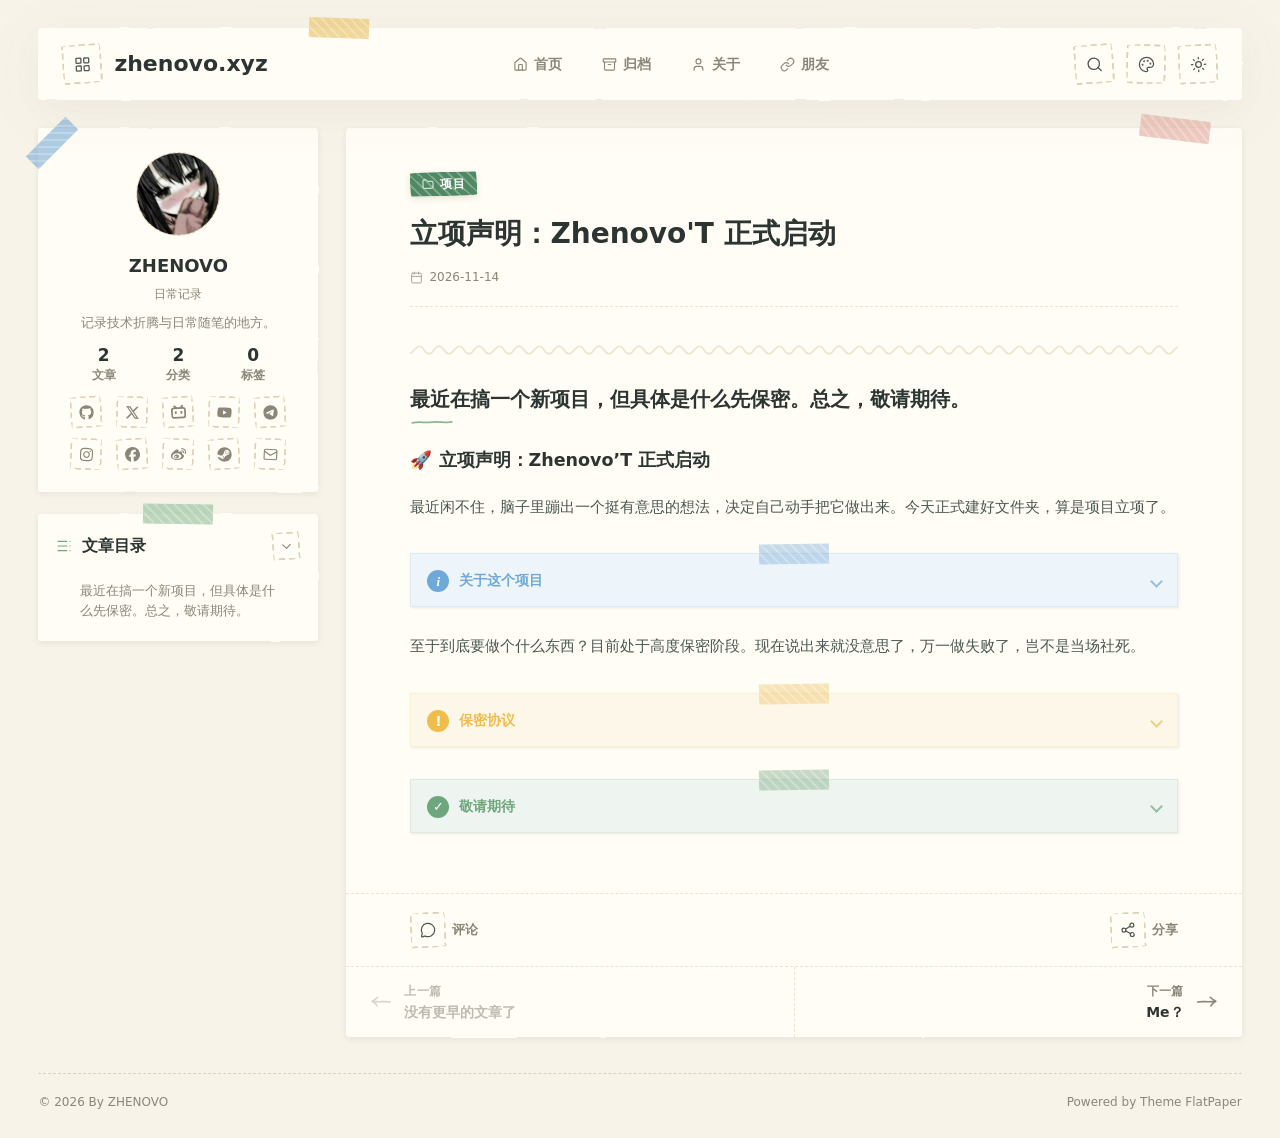
<file: 2026/11/14/立项声明：Zhenovo'T 正式启动/index.html>
<!doctype html>

<html lang="zh-CN" data-fancybox-enabled="1">
<head>
  <meta charset="utf-8">
<meta name="viewport" content="width=device-width, initial-scale=1">
<meta name="theme-color" content="#f7f3e9" data-flatpaper-theme-color>

<title>立项声明：Zhenovo&#39;T 正式启动 | zhenovo.xyz</title>
<meta name="description" content="最近在搞一个新项目，但具体是什么先保密。总之，敬请期待。🚀 立项声明：Zhenovo’T 正式启动最近闲不住，脑子里蹦出一个挺有意思的想法，决定自己动手把它做出来。今天正式建好文件夹，算是项目立项了。 关于这个项目 代号：ZT 状态：开发中 具体内容：先不剧透。 至于到底要做个什么东西？目前处于高度保密阶段。现在说出来就没意思了，万一做失败了，岂不是当场社...">
<meta property="og:type" content="article">
<meta property="og:title" content="立项声明：Zhenovo&#39;T 正式启动 | zhenovo.xyz">
<meta property="og:url" content="https://www.zhenovo.xyz/2026/11/14/%E7%AB%8B%E9%A1%B9%E5%A3%B0%E6%98%8E%EF%BC%9AZhenovo'T%20%E6%AD%A3%E5%BC%8F%E5%90%AF%E5%8A%A8/">
<meta property="og:site_name" content="zhenovo.xyz">
<meta property="og:description" content="最近在搞一个新项目，但具体是什么先保密。总之，敬请期待。🚀 立项声明：Zhenovo’T 正式启动最近闲不住，脑子里蹦出一个挺有意思的想法，决定自己动手把它做出来。今天正式建好文件夹，算是项目立项了。 关于这个项目 代号：ZT 状态：开发中 具体内容：先不剧透。 至于到底要做个什么东西？目前处于高度保密阶段。现在说出来就没意思了，万一做失败了，岂不是当场社...">
<meta property="og:locale" content="zh_CN">
<meta property="article:published_time" content="2026-11-14T02:05:11.000Z">
<meta property="article:modified_time" content="2026-11-14T02:37:28.125Z">
<meta property="article:author" content="ZHENOVO">
<meta name="twitter:card" content="summary">
<link rel="canonical" href="https://www.zhenovo.xyz/2026/11/14/%E7%AB%8B%E9%A1%B9%E5%A3%B0%E6%98%8E%EF%BC%9AZhenovo&#39;T%20%E6%AD%A3%E5%BC%8F%E5%90%AF%E5%8A%A8/">

<link rel="icon" href="/img/favicon.ico" type="image/x-icon">

<script type="application/ld+json">{"@context":"https://schema.org","@type":"BlogPosting","headline":"立项声明：Zhenovo'T 正式启动","name":"立项声明：Zhenovo'T 正式启动 | zhenovo.xyz","description":"最近在搞一个新项目，但具体是什么先保密。总之，敬请期待。🚀 立项声明：Zhenovo’T 正式启动最近闲不住，脑子里蹦出一个挺有意思的想法，决定自己动手把它做出来。今天正式建好文件夹，算是项目立项了。 关于这个项目 代号：ZT 状态：开发中 具体内容：先不剧透。 至于到底要做个什么东西？目前处于高度保密阶段。现在说出来就没意思了，万一做失败了，岂不是当场社...","url":"https://www.zhenovo.xyz/2026/11/14/%E7%AB%8B%E9%A1%B9%E5%A3%B0%E6%98%8E%EF%BC%9AZhenovo'T%20%E6%AD%A3%E5%BC%8F%E5%90%AF%E5%8A%A8/","inLanguage":"zh-CN","isPartOf":{"@type":"WebSite","name":"zhenovo.xyz","url":"https://www.zhenovo.xyz/"},"mainEntityOfPage":"https://www.zhenovo.xyz/2026/11/14/%E7%AB%8B%E9%A1%B9%E5%A3%B0%E6%98%8E%EF%BC%9AZhenovo'T%20%E6%AD%A3%E5%BC%8F%E5%90%AF%E5%8A%A8/","datePublished":"2026-11-14T02:05:11.000Z","dateModified":"2026-11-14T02:37:28.125Z","author":{"@type":"Person","name":"ZHENOVO"},"publisher":{"@type":"Organization","name":"zhenovo.xyz"}}</script>

<script>
  (function () {
    var accents = { orange: 1, purple: 1, sakura: 1, blue: 1, pink: 1, green: 1, black: 1 };
    var match = document.cookie.match(/(?:^|;\s*)flatpaper-accent=([^;]+)/);
    var accent = 'green';
    if (match) {
      try { accent = decodeURIComponent(match[1]); } catch (e) {}
    }
    if (!accents[accent]) accent = 'green';
    document.documentElement.setAttribute('data-accent', accent);
    try {
      if (localStorage.getItem('flatpaper-mode') === 'dark') {
        document.documentElement.classList.add('dark-mode');
      }
    } catch (e) {}
    // Reveal-on-scroll opts in from here so it is applied before first paint
    // (no flash) and never applies without JS. If main.js never runs the
    // observer, the timeout drops the class again so nothing stays hidden.
    if ('IntersectionObserver' in window) {
      document.documentElement.classList.add('reveal-ready');
      setTimeout(function () {
        if (!window.flatpaperRevealReady) {
          document.documentElement.classList.remove('reveal-ready');
        }
      }, 2000);
    }
  })();
</script>

<link rel="stylesheet" href="/css/style.css">






  

  

  

  

  
<link rel="stylesheet" href="https://cdn.jsdelivr.net/npm/@fancyapps/ui@5.0/dist/fancybox/fancybox.css">
<script defer src="https://cdn.jsdelivr.net/npm/@fancyapps/ui@5.0/dist/fancybox/fancybox.umd.js"></script>


  
  <link rel="stylesheet" href="/css/flatpaper-custom.css">
  
<meta name="generator" content="Hexo 8.1.2"></head>

<body
  class="is-post tag-style-tape bg-style-default"
  data-default-accent="green"
  data-code-theme="simple"
  data-note-style="sticky"
  data-note-icons="on"
  data-button-style="tape"
  data-strong-accent="on"
>
  <svg width="0" height="0" style="position:absolute;z-index:-1;" aria-hidden="true">
    <defs>
      <filter id="paper-edge" x="-5%" y="-5%" width="110%" height="110%">
        <feTurbulence type="fractalNoise" baseFrequency="0.04" result="noise" />
        <feDisplacementMap in="SourceGraphic" in2="noise" scale="3" xChannelSelector="R" yChannelSelector="G" />
      </filter>
    </defs>
  </svg>
  
  <header class="site-header">
  
  <button class="icon-button js-sidebar-toggle sidebar-toggle" type="button" aria-label="打开侧边栏" aria-controls="paper-sidebar-drawer" aria-expanded="false">
    
<svg xmlns="http://www.w3.org/2000/svg" width="1em" height="1em" viewBox="0 0 24 24" fill="none" stroke="currentColor" stroke-width="1.8" stroke-linecap="round" stroke-linejoin="round" class="lucide lucide-menu flatpaper-icon flatpaper-icon--lucide" aria-hidden="true"><use href="/icons.svg#flatpaper-icon-lucide-menu"></use></svg>

  </button>

  <div class="brand">
    <div class="brand-mark-wrapper">
      
        <a class="brand-mark" href="/" aria-label="FlatPaper 首页">
          
<svg xmlns="http://www.w3.org/2000/svg" width="1em" height="1em" viewBox="0 0 24 24" fill="none" stroke="currentColor" stroke-width="1.8" stroke-linecap="round" stroke-linejoin="round" class="lucide lucide-layout-grid flatpaper-icon flatpaper-icon--lucide" aria-hidden="true"><use href="/icons.svg#flatpaper-icon-lucide-layout-grid"></use></svg>

        </a>
      
    </div>
    <a class="brand-text" href="/">zhenovo.xyz</a>
  </div>

  <nav class="site-nav" aria-label="主导航">
    
      
        <a class="site-nav-link " href="/">
          
<svg xmlns="http://www.w3.org/2000/svg" width="1em" height="1em" viewBox="0 0 24 24" fill="none" stroke="currentColor" stroke-width="1.8" stroke-linecap="round" stroke-linejoin="round" class="lucide lucide-house flatpaper-icon flatpaper-icon--lucide" aria-hidden="true"><use href="/icons.svg#flatpaper-icon-lucide-house"></use></svg>

          <span>首页</span>
        </a>
      
    
      
        <a class="site-nav-link " href="/archives/">
          
<svg xmlns="http://www.w3.org/2000/svg" width="1em" height="1em" viewBox="0 0 24 24" fill="none" stroke="currentColor" stroke-width="1.8" stroke-linecap="round" stroke-linejoin="round" class="lucide lucide-archive flatpaper-icon flatpaper-icon--lucide" aria-hidden="true"><use href="/icons.svg#flatpaper-icon-lucide-archive"></use></svg>

          <span>归档</span>
        </a>
      
    
      
        <a class="site-nav-link " href="/about.html">
          
<svg xmlns="http://www.w3.org/2000/svg" width="1em" height="1em" viewBox="0 0 24 24" fill="none" stroke="currentColor" stroke-width="1.8" stroke-linecap="round" stroke-linejoin="round" class="lucide lucide-user flatpaper-icon flatpaper-icon--lucide" aria-hidden="true"><use href="/icons.svg#flatpaper-icon-lucide-user"></use></svg>

          <span>关于</span>
        </a>
      
    
      
        <a class="site-nav-link " href="/friends.html">
          
<svg xmlns="http://www.w3.org/2000/svg" width="1em" height="1em" viewBox="0 0 24 24" fill="none" stroke="currentColor" stroke-width="1.8" stroke-linecap="round" stroke-linejoin="round" class="lucide lucide-link flatpaper-icon flatpaper-icon--lucide" aria-hidden="true"><use href="/icons.svg#flatpaper-icon-lucide-link"></use></svg>

          <span>朋友</span>
        </a>
      
    
  </nav>

  <div class="header-tools">
    <button class="icon-button js-search-open" type="button" aria-label="搜索文章">
      
<svg xmlns="http://www.w3.org/2000/svg" width="1em" height="1em" viewBox="0 0 24 24" fill="none" stroke="currentColor" stroke-width="1.8" stroke-linecap="round" stroke-linejoin="round" class="lucide lucide-search flatpaper-icon flatpaper-icon--lucide" aria-hidden="true"><use href="/icons.svg#flatpaper-icon-lucide-search"></use></svg>

    </button>
    <div class="accent-picker">
      <button class="icon-button accent-toggle" type="button" aria-label="选择主题色" title="选择主题色" aria-haspopup="true" aria-expanded="false" aria-controls="accent-menu">
        
<svg xmlns="http://www.w3.org/2000/svg" width="1em" height="1em" viewBox="0 0 24 24" fill="none" stroke="currentColor" stroke-width="1.8" stroke-linecap="round" stroke-linejoin="round" class="lucide lucide-palette flatpaper-icon flatpaper-icon--lucide" aria-hidden="true"><use href="/icons.svg#flatpaper-icon-lucide-palette"></use></svg>

      </button>
      <div class="accent-menu" id="accent-menu" role="menu" aria-label="主题色">
        <button type="button" class="accent-option" role="menuitemradio" aria-label="橙色" aria-checked="false" data-accent-option="orange">
          <span class="accent-swatch accent-swatch--orange" aria-hidden="true"></span>
        </button>
        <button type="button" class="accent-option" role="menuitemradio" aria-label="紫色" aria-checked="false" data-accent-option="purple">
          <span class="accent-swatch accent-swatch--purple" aria-hidden="true"></span>
        </button>
        <button type="button" class="accent-option" role="menuitemradio" aria-label="樱花粉" aria-checked="false" data-accent-option="sakura">
          <span class="accent-swatch accent-swatch--sakura" aria-hidden="true"></span>
        </button>
        <button type="button" class="accent-option" role="menuitemradio" aria-label="蓝色" aria-checked="false" data-accent-option="blue">
          <span class="accent-swatch accent-swatch--blue" aria-hidden="true"></span>
        </button>
        <button type="button" class="accent-option" role="menuitemradio" aria-label="粉色" aria-checked="false" data-accent-option="pink">
          <span class="accent-swatch accent-swatch--pink" aria-hidden="true"></span>
        </button>
        <button type="button" class="accent-option" role="menuitemradio" aria-label="绿色" aria-checked="false" data-accent-option="green">
          <span class="accent-swatch accent-swatch--green" aria-hidden="true"></span>
        </button>
        <button type="button" class="accent-option" role="menuitemradio" aria-label="黑色" aria-checked="false" data-accent-option="black">
          <span class="accent-swatch accent-swatch--black" aria-hidden="true"></span>
        </button>
      </div>
    </div>
    <button class="theme-toggle" type="button" aria-label="切换颜色模式">
      <span class="theme-icon theme-icon--sun">
<svg xmlns="http://www.w3.org/2000/svg" width="1em" height="1em" viewBox="0 0 24 24" fill="none" stroke="currentColor" stroke-width="1.8" stroke-linecap="round" stroke-linejoin="round" class="lucide lucide-sun flatpaper-icon flatpaper-icon--lucide" aria-hidden="true"><use href="/icons.svg#flatpaper-icon-lucide-sun"></use></svg>
</span>
      <span class="theme-icon theme-icon--moon">
<svg xmlns="http://www.w3.org/2000/svg" width="1em" height="1em" viewBox="0 0 24 24" fill="none" stroke="currentColor" stroke-width="1.8" stroke-linecap="round" stroke-linejoin="round" class="lucide lucide-moon flatpaper-icon flatpaper-icon--lucide" aria-hidden="true"><use href="/icons.svg#flatpaper-icon-lucide-moon"></use></svg>
</span>
    </button>
  </div>
</header>


  
  <main class="paper-shell paper-shell--article">
    

<aside id="paper-sidebar-drawer" class="paper-sidebar paper-sidebar--right" aria-label="侧边栏">
  <div class="drawer-toolbar" aria-label="侧边栏工具">
    <div class="drawer-accent-options" role="group" aria-label="主题色">
      <button type="button" class="accent-option" aria-label="橙色" aria-pressed="false" data-accent-option="orange">
        <span class="accent-swatch accent-swatch--orange" aria-hidden="true"></span>
      </button>
      <button type="button" class="accent-option" aria-label="紫色" aria-pressed="false" data-accent-option="purple">
        <span class="accent-swatch accent-swatch--purple" aria-hidden="true"></span>
      </button>
      <button type="button" class="accent-option" aria-label="樱花粉" aria-pressed="false" data-accent-option="sakura">
        <span class="accent-swatch accent-swatch--sakura" aria-hidden="true"></span>
      </button>
      <button type="button" class="accent-option" aria-label="蓝色" aria-pressed="false" data-accent-option="blue">
        <span class="accent-swatch accent-swatch--blue" aria-hidden="true"></span>
      </button>
      <button type="button" class="accent-option" aria-label="粉色" aria-pressed="false" data-accent-option="pink">
        <span class="accent-swatch accent-swatch--pink" aria-hidden="true"></span>
      </button>
      <button type="button" class="accent-option" aria-label="绿色" aria-pressed="false" data-accent-option="green">
        <span class="accent-swatch accent-swatch--green" aria-hidden="true"></span>
      </button>
      <button type="button" class="accent-option" aria-label="黑色" aria-pressed="false" data-accent-option="black">
        <span class="accent-swatch accent-swatch--black" aria-hidden="true"></span>
      </button>
    </div>
    <button class="icon-button drawer-close js-sidebar-close" type="button" aria-label="关闭侧边栏">
      
<svg xmlns="http://www.w3.org/2000/svg" width="1em" height="1em" viewBox="0 0 24 24" fill="none" stroke="currentColor" stroke-width="1.8" stroke-linecap="round" stroke-linejoin="round" class="lucide lucide-x flatpaper-icon flatpaper-icon--lucide" aria-hidden="true"><use href="/icons.svg#flatpaper-icon-lucide-x"></use></svg>

    </button>
  </div>

  <section class="side-card nav-card">
    <nav class="site-nav-drawer" aria-label="移动端导航">
      
        
          <a class="" href="/">
            
<svg xmlns="http://www.w3.org/2000/svg" width="1em" height="1em" viewBox="0 0 24 24" fill="none" stroke="currentColor" stroke-width="1.8" stroke-linecap="round" stroke-linejoin="round" class="lucide lucide-house flatpaper-icon flatpaper-icon--lucide" aria-hidden="true"><use href="/icons.svg#flatpaper-icon-lucide-house"></use></svg>

            <span>首页</span>
          </a>
        
      
        
          <a class="" href="/archives/">
            
<svg xmlns="http://www.w3.org/2000/svg" width="1em" height="1em" viewBox="0 0 24 24" fill="none" stroke="currentColor" stroke-width="1.8" stroke-linecap="round" stroke-linejoin="round" class="lucide lucide-archive flatpaper-icon flatpaper-icon--lucide" aria-hidden="true"><use href="/icons.svg#flatpaper-icon-lucide-archive"></use></svg>

            <span>归档</span>
          </a>
        
      
        
          <a class="" href="/about.html">
            
<svg xmlns="http://www.w3.org/2000/svg" width="1em" height="1em" viewBox="0 0 24 24" fill="none" stroke="currentColor" stroke-width="1.8" stroke-linecap="round" stroke-linejoin="round" class="lucide lucide-user flatpaper-icon flatpaper-icon--lucide" aria-hidden="true"><use href="/icons.svg#flatpaper-icon-lucide-user"></use></svg>

            <span>关于</span>
          </a>
        
      
        
          <a class="" href="/friends.html">
            
<svg xmlns="http://www.w3.org/2000/svg" width="1em" height="1em" viewBox="0 0 24 24" fill="none" stroke="currentColor" stroke-width="1.8" stroke-linecap="round" stroke-linejoin="round" class="lucide lucide-link flatpaper-icon flatpaper-icon--lucide" aria-hidden="true"><use href="/icons.svg#flatpaper-icon-lucide-link"></use></svg>

            <span>朋友</span>
          </a>
        
      
    </nav>
  </section>

  <section class="side-card profile-card reveal">
    
      <div class="avatar avatar--image avatar--circle">
        <img src="/img/avatar.jpg" alt="ZHENOVO" loading="lazy" referrerpolicy="no-referrer">
      </div>
    
    <h3>ZHENOVO</h3>
    <p class="profile-role">日常记录</p>
    <p>记录技术折腾与日常随笔的地方。</p>
    
      <div class="site-info" aria-label="站点信息">
        
          
            <a class="site-info__item" href="/archives/">
              <strong>2</strong>
              <span>文章</span>
            </a>
          
        
          
            <a class="site-info__item" href="/categories/">
              <strong>2</strong>
              <span>分类</span>
            </a>
          
        
          
            <a class="site-info__item" href="/tags/">
              <strong>0</strong>
              <span>标签</span>
            </a>
          
        
      </div>
    
    <div class="socials">
      
        <a href="https://github.com/ZHENOVO" target="_blank" rel="noopener" aria-label="GitHub" data-tooltip="GitHub">
          
            
<svg xmlns="http://www.w3.org/2000/svg" width="1em" height="1em" viewBox="0 0 496 512" fill="currentColor" class="lucide lucide-github flatpaper-icon flatpaper-icon--fa-brands" aria-hidden="true"><use href="/icons.svg#flatpaper-icon-fa-brands-github"></use></svg>

          
        </a>
      
        <a href="https://x.com/" target="_blank" rel="noopener" aria-label="X" data-tooltip="X">
          
            
<svg xmlns="http://www.w3.org/2000/svg" width="1em" height="1em" viewBox="0 0 512 512" fill="currentColor" class="lucide lucide-x-twitter flatpaper-icon flatpaper-icon--fa-brands" aria-hidden="true"><use href="/icons.svg#flatpaper-icon-fa-brands-x-twitter"></use></svg>

          
        </a>
      
        <a href="https://space.bilibili.com/" target="_blank" rel="noopener" aria-label="Bilibili" data-tooltip="Bilibili">
          
            
<svg xmlns="http://www.w3.org/2000/svg" width="1em" height="1em" viewBox="0 0 512 512" fill="currentColor" class="lucide lucide-bilibili flatpaper-icon flatpaper-icon--fa-brands" aria-hidden="true"><use href="/icons.svg#flatpaper-icon-fa-brands-bilibili"></use></svg>

          
        </a>
      
        <a href="https://www.youtube.com/" target="_blank" rel="noopener" aria-label="YouTube" data-tooltip="YouTube">
          
            
<svg xmlns="http://www.w3.org/2000/svg" width="1em" height="1em" viewBox="0 0 576 512" fill="currentColor" class="lucide lucide-youtube flatpaper-icon flatpaper-icon--fa-brands" aria-hidden="true"><use href="/icons.svg#flatpaper-icon-fa-brands-youtube"></use></svg>

          
        </a>
      
        <a href="https://t.me/" target="_blank" rel="noopener" aria-label="Telegram" data-tooltip="Telegram">
          
            
<svg xmlns="http://www.w3.org/2000/svg" width="1em" height="1em" viewBox="0 0 496 512" fill="currentColor" class="lucide lucide-telegram flatpaper-icon flatpaper-icon--fa-brands" aria-hidden="true"><use href="/icons.svg#flatpaper-icon-fa-brands-telegram"></use></svg>

          
        </a>
      
        <a href="https://www.instagram.com/" target="_blank" rel="noopener" aria-label="Instagram" data-tooltip="Instagram">
          
            
<svg xmlns="http://www.w3.org/2000/svg" width="1em" height="1em" viewBox="0 0 448 512" fill="currentColor" class="lucide lucide-instagram flatpaper-icon flatpaper-icon--fa-brands" aria-hidden="true"><use href="/icons.svg#flatpaper-icon-fa-brands-instagram"></use></svg>

          
        </a>
      
        <a href="https://www.facebook.com/" target="_blank" rel="noopener" aria-label="Facebook" data-tooltip="Facebook">
          
            
<svg xmlns="http://www.w3.org/2000/svg" width="1em" height="1em" viewBox="0 0 512 512" fill="currentColor" class="lucide lucide-facebook flatpaper-icon flatpaper-icon--fa-brands" aria-hidden="true"><use href="/icons.svg#flatpaper-icon-fa-brands-facebook"></use></svg>

          
        </a>
      
        <a href="https://weibo.com/" target="_blank" rel="noopener" aria-label="Weibo" data-tooltip="Weibo">
          
            
<svg xmlns="http://www.w3.org/2000/svg" width="1em" height="1em" viewBox="0 0 512 512" fill="currentColor" class="lucide lucide-weibo flatpaper-icon flatpaper-icon--fa-brands" aria-hidden="true"><use href="/icons.svg#flatpaper-icon-fa-brands-weibo"></use></svg>

          
        </a>
      
        <a href="https://steamcommunity.com/" target="_blank" rel="noopener" aria-label="Steam" data-tooltip="Steam">
          
            
<svg xmlns="http://www.w3.org/2000/svg" width="1em" height="1em" viewBox="0 0 496 512" fill="currentColor" class="lucide lucide-steam flatpaper-icon flatpaper-icon--fa-brands" aria-hidden="true"><use href="/icons.svg#flatpaper-icon-fa-brands-steam"></use></svg>

          
        </a>
      
        <a href="mailto:you@example.com" target="_blank" rel="noopener" aria-label="Email" data-tooltip="Email">
          
            
<svg xmlns="http://www.w3.org/2000/svg" width="1em" height="1em" viewBox="0 0 24 24" fill="none" stroke="currentColor" stroke-width="1.8" stroke-linecap="round" stroke-linejoin="round" class="lucide lucide-mail flatpaper-icon flatpaper-icon--lucide" aria-hidden="true"><use href="/icons.svg#flatpaper-icon-lucide-mail"></use></svg>

          
        </a>
      
      
    </div>
  </section>

  

  
    <div class="post-sticky-stack">
      <section class="side-card toc-card">
        <header class="toc-card__head">
          <h2>
<svg xmlns="http://www.w3.org/2000/svg" width="1em" height="1em" viewBox="0 0 24 24" fill="none" stroke="currentColor" stroke-width="1.8" stroke-linecap="round" stroke-linejoin="round" class="lucide lucide-table-of-contents flatpaper-icon flatpaper-icon--lucide" aria-hidden="true"><use href="/icons.svg#flatpaper-icon-lucide-table-of-contents"></use></svg>
文章目录</h2>
          <button type="button" class="toc-toggle-all" data-action="toggle-toc" aria-pressed="false" aria-label="展开全部目录" title="展开全部目录">
            
<svg xmlns="http://www.w3.org/2000/svg" width="1em" height="1em" viewBox="0 0 24 24" fill="none" stroke="currentColor" stroke-width="1.8" stroke-linecap="round" stroke-linejoin="round" class="lucide lucide-chevron-down flatpaper-icon flatpaper-icon--lucide" aria-hidden="true"><use href="/icons.svg#flatpaper-icon-lucide-chevron-down"></use></svg>

          </button>
        </header>
        <div class="toc-content">
          
            <ol class="toc"><li class="toc-item toc-level-2"><a class="toc-link"><span class="toc-text">最近在搞一个新项目，但具体是什么先保密。总之，敬请期待。</span></a></li></ol>
          
        </div>
      </section>
      


    </div>
  

  

</aside>

    <section class="paper-main">
      

<div class="article-tape-wrap">
<span class="tape tape--top-right" aria-hidden="true"></span>
<article class="article-paper">
  
  <header class="article-header">
    
      <a class="label-pill" href="/categories/%E9%A1%B9%E7%9B%AE/">
        
<svg xmlns="http://www.w3.org/2000/svg" width="1em" height="1em" viewBox="0 0 24 24" fill="none" stroke="currentColor" stroke-width="1.8" stroke-linecap="round" stroke-linejoin="round" class="lucide lucide-folder flatpaper-icon flatpaper-icon--lucide" aria-hidden="true"><use href="/icons.svg#flatpaper-icon-lucide-folder"></use></svg>

        项目
      </a>
    
    <h1>立项声明：Zhenovo&#39;T 正式启动</h1>
    <div class="meta-line meta-line--article">
      <span class="meta-date">
<svg xmlns="http://www.w3.org/2000/svg" width="1em" height="1em" viewBox="0 0 24 24" fill="none" stroke="currentColor" stroke-width="1.8" stroke-linecap="round" stroke-linejoin="round" class="lucide lucide-calendar flatpaper-icon flatpaper-icon--lucide" aria-hidden="true"><use href="/icons.svg#flatpaper-icon-lucide-calendar"></use></svg>
2026-11-14</span>
      
    </div>
  </header>

  


  <div class="article-content">
    <html><head></head><body><hr>
<h2><span id="%E6%9C%80%E8%BF%91%E5%9C%A8%E6%90%9E%E4%B8%80%E4%B8%AA%E6%96%B0%E9%A1%B9%E7%9B%AE%E4%BD%86%E5%85%B7%E4%BD%93%E6%98%AF%E4%BB%80%E4%B9%88%E5%85%88%E4%BF%9D%E5%AF%86%E6%80%BB%E4%B9%8B%E6%95%AC%E8%AF%B7%E6%9C%9F%E5%BE%85">最近在搞一个新项目，但具体是什么先保密。总之，敬请期待。</span></h2><h1><span id="%F0%9F%9A%80-%E7%AB%8B%E9%A1%B9%E5%A3%B0%E6%98%8Ezhenovot-%E6%AD%A3%E5%BC%8F%E5%90%AF%E5%8A%A8">🚀 立项声明：Zhenovo’T 正式启动</span></h1><p>最近闲不住，脑子里蹦出一个挺有意思的想法，决定自己动手把它做出来。今天正式建好文件夹，算是项目立项了。</p>
<details class="flatpaper-note flatpaper-note--info"><summary class="flatpaper-note__title"><span class="flatpaper-note__icon" aria-hidden="true"></span><span class="flatpaper-note__label">关于这个项目</span><span class="flatpaper-note__chevron" aria-hidden="true"></span></summary><div class="flatpaper-note__body"><ul>
<li><strong>代号</strong>：ZT</li>
<li><strong>状态</strong>：开发中</li>
<li><strong>具体内容</strong>：先不剧透。</li>
</ul></div></details>

<p>至于到底要做个什么东西？目前处于高度保密阶段。现在说出来就没意思了，万一做失败了，岂不是当场社死。</p>
<details class="flatpaper-note flatpaper-note--warning"><summary class="flatpaper-note__title"><span class="flatpaper-note__icon" aria-hidden="true"></span><span class="flatpaper-note__label">保密协议</span><span class="flatpaper-note__chevron" aria-hidden="true"></span></summary><div class="flatpaper-note__body"><p>请勿试图从我嘴里套话。问就是“在写代码”，再问就是“别打扰我拯救世界”。</p></div></details>

<details class="flatpaper-note flatpaper-note--success"><summary class="flatpaper-note__title"><span class="flatpaper-note__icon" aria-hidden="true"></span><span class="flatpaper-note__label">敬请期待</span><span class="flatpaper-note__chevron" aria-hidden="true"></span></summary><div class="flatpaper-note__body"><p>等它完工的那一天，我会带着它和完整的踩坑记录回来。<br><strong>各位，敬请期待！</strong></p></div></details>

</body></html>
  </div>

  <footer class="article-reactions">
    <div class="reaction-group">
      <button type="button" class="reaction reaction--comment" aria-label="跳转到评论区" data-action="scroll-to-comments">
        
<svg xmlns="http://www.w3.org/2000/svg" width="1em" height="1em" viewBox="0 0 24 24" fill="none" stroke="currentColor" stroke-width="1.8" stroke-linecap="round" stroke-linejoin="round" class="lucide lucide-message-circle flatpaper-icon flatpaper-icon--lucide" aria-hidden="true"><use href="/icons.svg#flatpaper-icon-lucide-message-circle"></use></svg>

      </button>
      <span class="reaction-label">评论</span>
      
    </div>
    <div class="reaction-group reaction-group--right">
      
      <button type="button" class="reaction reaction--share" aria-label="分享" data-action="share">
        
<svg xmlns="http://www.w3.org/2000/svg" width="1em" height="1em" viewBox="0 0 24 24" fill="none" stroke="currentColor" stroke-width="1.8" stroke-linecap="round" stroke-linejoin="round" class="lucide lucide-share-2 flatpaper-icon flatpaper-icon--lucide" aria-hidden="true"><use href="/icons.svg#flatpaper-icon-lucide-share-2"></use></svg>

      </button>
      <span class="reaction-label">分享</span>
    </div>
  </footer>

  


  <nav class="article-actions">
    
      <span class="article-action article-action--prev is-disabled" aria-disabled="true">
        <span class="action-label">上一篇</span>
        <span class="action-title">没有更早的文章了</span>
      </span>
    
    
      <a class="article-action article-action--next" href="/2026/11/14/Me%EF%BC%9F/">
        <span class="action-label">下一篇</span>
        <span class="action-title"><span class="marker-swipe">Me？</span></span>
      </a>
    
  </nav>
</article>
</div>

<button type="button" class="back-to-top" data-action="scroll-to-top" aria-label="返回顶部" hidden>
  
<svg xmlns="http://www.w3.org/2000/svg" width="1em" height="1em" viewBox="0 0 24 24" fill="none" stroke="currentColor" stroke-width="1.8" stroke-linecap="round" stroke-linejoin="round" class="lucide lucide-arrow-up flatpaper-icon flatpaper-icon--lucide" aria-hidden="true"><use href="/icons.svg#flatpaper-icon-lucide-arrow-up"></use></svg>

</button>



      


    </section>
    
  </main>

  <div class="sidebar-backdrop js-sidebar-close" aria-hidden="true"></div>

  
<footer class="site-footer">
  <span class="site-footer__left">© 2026 By ZHENOVO</span>
  
    <span class="site-footer__right">
      
        <span class="site-footer__row"><span class="site-footer__powered"><span class="site-footer__powered-prefix">Powered by Theme</span> <a href="https://github.com/Homulilly/hexo-theme-flatpaper" target="_blank" rel="noopener">FlatPaper</a></span></span>
      
    </span>
  
</footer>

  
<div class="search-panel" aria-hidden="true" data-index-url="/flatpaper-search.json">
  <div class="search-backdrop js-search-close"></div>
  <section class="search-dialog" role="dialog" aria-modal="true" aria-label="搜索文章">
    <span class="tape tape--top-left" aria-hidden="true"></span>
    <header class="search-head">
      <h2><span class="green-dot"></span>搜索文章</h2>
      <button class="icon-button js-search-close" type="button" aria-label="关闭搜索">
        
<svg xmlns="http://www.w3.org/2000/svg" width="1em" height="1em" viewBox="0 0 24 24" fill="none" stroke="currentColor" stroke-width="1.8" stroke-linecap="round" stroke-linejoin="round" class="lucide lucide-x flatpaper-icon flatpaper-icon--lucide" aria-hidden="true"><use href="/icons.svg#flatpaper-icon-lucide-x"></use></svg>

      </button>
    </header>
    <label class="search-field">
      
<svg xmlns="http://www.w3.org/2000/svg" width="1em" height="1em" viewBox="0 0 24 24" fill="none" stroke="currentColor" stroke-width="1.8" stroke-linecap="round" stroke-linejoin="round" class="lucide lucide-search flatpaper-icon flatpaper-icon--lucide" aria-hidden="true"><use href="/icons.svg#flatpaper-icon-lucide-search"></use></svg>

      <input id="flatpaper-search" class="search-input" type="search" placeholder="输入关键词，按 Esc 关闭" autocomplete="off">
    </label>
    <div class="search-results" data-empty="输入关键词后显示匹配的文章">
      <p class="search-empty">输入关键词后显示匹配的文章</p>
    </div>
  </section>
</div>

  <script>
  window.FLATPAPER_I18N = {"language":"zh-CN","common.posts":"文章","common.categories":"分类","common.tags":"标签","common.comments":"评论","common.share":"分享","common.page":"页面","common.archive":"归档","common.post_list":"文章列表","common.search_posts":"搜索文章","common.random_posts":"随机文章","common.reward":"赞赏","common.view_all":"查看全部","pagination.prev":"上一页","pagination.next":"下一页","pagination.post_pager":"文章分页","pagination.archive_pager":"归档分页","index.featured":"精选文章","index.pinned":"置顶","index.read_more":"阅读全文","index.previous_slide":"上一张","index.next_slide":"下一张","index.carousel_pagination":"轮播页码","index.carousel_slide":"第 %d 张","index.latest_posts":"最新文章","index.empty_posts":"还没有文章。创建第一篇文章后，这里会显示最新内容。","archive.title":"归档","archive.post_list":"文章列表","taxonomy.category_count":"%d 篇","taxonomy.empty_categories":"暂时还没有分类。","taxonomy.empty_tags":"暂时还没有标签。","links.label":"友链","links.title":"友情链接","links.empty_data":"暂未加载到友链数据。请确认 source/_data/links.yml 存在并已 hexo clean。","links.rss_label":"%s 的 RSS","friends_feed.label":"朋友圈","friends_feed.title":"友链朋友圈","friends_feed.loading":"正在加载友链动态…","friends_feed.missing_url":"暂未配置 all.json 地址。","friends_feed.load_failed":"友链动态加载失败，请稍后再试。","friends_feed.empty":"暂时没有抓取到友链文章。","friends_feed.load_more":"加载更多","friends_feed.updated_at":"更新于 %s","friends_feed.friend_count":"%d 位友邻","friends_feed.active_count":"%d 位活跃","friends_feed.article_count":"%d 篇文章","friends_feed.unknown_author":"未知站点","friends_feed.date_unknown":"时间未知","guestbook.label":"留言板","guestbook.title":"留言板","guestbook.loading":"正在铺开留言墙…","guestbook.missing_config":"留言墙需要评论系统：请在主题配置中设置 comments: twikoo（并填写 envId）或 comments: artalk（并填写 server）。","guestbook.load_failed":"留言加载失败，请稍后再试。","guestbook.empty":"墙上还空着，来贴第一张留言吧！","guestbook.load_more":"展开更多留言","guestbook.total_count":"共 %d 条留言","guestbook.latest_note":"墙上展示最新 %d 条","guestbook.jump_to_comment":"查看留言","guestbook.sort_time":"查看最新","guestbook.sort_random":"随机排序","guestbook.anonymous":"匿名访客","guestbook.write_hint":"在下方留言，刷新后就会贴到墙上","post.scroll_to_comments":"跳转到评论区","post.previous":"上一篇","post.next":"下一篇","post.no_previous":"没有更早的文章了","post.no_next":"已经是最新的一篇","post.back_to_top":"返回顶部","post.related_posts":"相关文章","post.view_more":"查看更多","not_found.label":"页面走丢了","not_found.title":"找不到这个页面","not_found.text":"这个地址可能已经移动、删除，或者从未存在。","not_found.home":"返回首页","not_found.search":"搜索文章","search.placeholder":"输入关键词，按 Esc 关闭","search.empty":"输入关键词后显示匹配的文章","search.loading":"正在加载搜索索引…","search.load_failed":"搜索索引加载失败，请重新打开搜索重试","search.no_result":"没有找到与 \"%s\" 相关的文章","search.close":"关闭搜索","code.copy":"复制代码","code.collapse":"折叠代码","code.expand":"展开代码","heading.anchor":"链接到此节: %s","head.tag":"标签：%s","head.category":"分类：%s","head.archive":"归档","head.archive_with_date":"归档：%s","head.page_number":"第 %d 页","navigation.primary":"主导航","navigation.mobile":"移动端导航","navigation.brand_home":"FlatPaper 首页","navigation.brand_menu":"打开站点导航","navigation.open_sidebar":"打开侧边栏","navigation.close_sidebar":"关闭侧边栏","navigation.sidebar":"侧边栏","navigation.sidebar_tools":"侧边栏工具","navigation.site_links":"站点链接","navigation.site_info":"站点信息","colors.choose_theme_color":"选择主题色","colors.theme_color":"主题色","colors.toggle_color_mode":"切换颜色模式","colors.green":"绿色","colors.purple":"紫色","colors.pink":"粉色","colors.sakura":"樱花粉","colors.blue":"蓝色","colors.orange":"橙色","colors.black":"黑色","profile.default_bio":"热爱生活，热爱代码，喜欢分享技术与生活中的点滴。","welcome.cta":"开始阅读","welcome.title":"欢迎来到 FlatPaper","welcome.text":"一个专注于内容与阅读体验的博客主题。","typed.from":"出自","reward_list.total":"共 %s 人","reward_list.updated":"最新更新时间：","stack_album.label":"堆叠相册","home_hero.label":"首页开屏","home_hero.enter":"开始阅读","home_hero.note":"今日","home_hero.default_subtitle":"日常记录","home_hero.nav_links":"开屏导航","home_hero.profile_links":"个人链接","home_hero.tools":"开屏工具","home_hero.shuffle_stickers":"打乱贴纸位置","home_hero.link":"链接","home_hero.sticker_image":"贴纸图片","home_hero.visit_confirm":"要访问 %s 吗？","home_hero.visit":"访问","home_hero.cancel":"取消","toc.title":"文章目录","toc.empty":"目录会根据文章标题自动生成。","toc.expand_all":"展开全部目录","toc.collapse_all":"收起全部目录","sidebar.hot_tags":"热门标签","sidebar.latest_posts":"最新文章"};
  </script>
  
<script src="/js/main.js"></script>

  
</body>
</html>
</file>
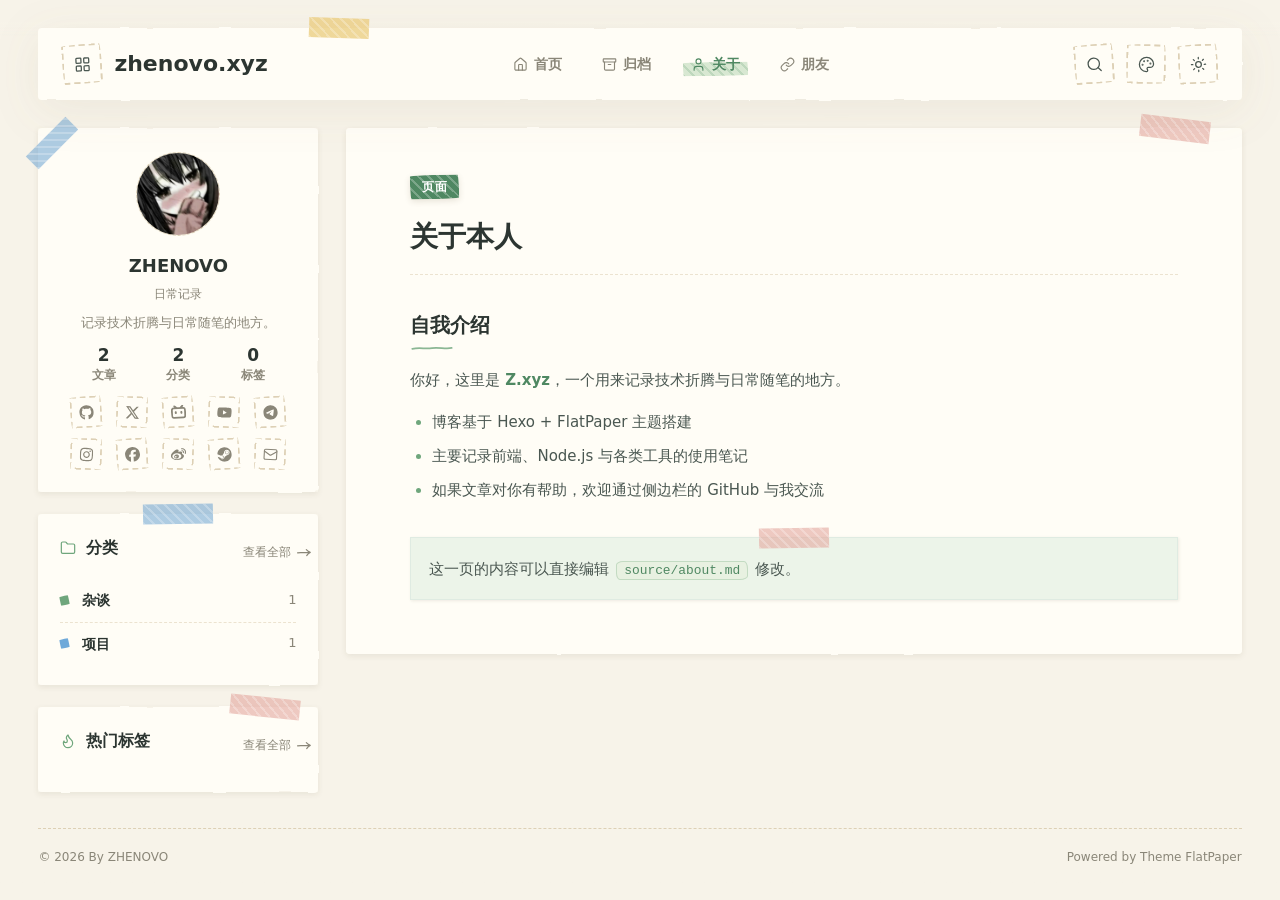
<file: about.html>
<!doctype html>

<html lang="zh-CN" data-fancybox-enabled="1">
<head>
  <meta charset="utf-8">
<meta name="viewport" content="width=device-width, initial-scale=1">
<meta name="theme-color" content="#f7f3e9" data-flatpaper-theme-color>

<title>关于本人 | zhenovo.xyz</title>
<meta name="description" content="自我介绍你好，这里是 Z.xyz，一个用来记录技术折腾与日常随笔的地方。 博客基于 Hexo + FlatPaper 主题搭建 主要记录前端、Node.js 与各类工具的使用笔记 如果文章对你有帮助，欢迎通过侧边栏的 GitHub 与我交流 这一页的内容可以直接编辑 source&#x2F;about.md 修改。">
<meta property="og:type" content="website">
<meta property="og:title" content="关于本人 | zhenovo.xyz">
<meta property="og:url" content="https://www.zhenovo.xyz/about.html">
<meta property="og:site_name" content="zhenovo.xyz">
<meta property="og:description" content="自我介绍你好，这里是 Z.xyz，一个用来记录技术折腾与日常随笔的地方。 博客基于 Hexo + FlatPaper 主题搭建 主要记录前端、Node.js 与各类工具的使用笔记 如果文章对你有帮助，欢迎通过侧边栏的 GitHub 与我交流 这一页的内容可以直接编辑 source&#x2F;about.md 修改。">
<meta property="og:locale" content="zh_CN">
<meta property="article:published_time" content="2026-11-08T05:00:00.000Z">
<meta property="article:modified_time" content="2026-11-13T09:01:39.699Z">
<meta property="article:author" content="ZHENOVO">
<meta name="twitter:card" content="summary">
<link rel="canonical" href="https://www.zhenovo.xyz/about.html">

<link rel="icon" href="/img/favicon.ico" type="image/x-icon">

<script type="application/ld+json">{"@context":"https://schema.org","@type":"CollectionPage","headline":"关于本人 | zhenovo.xyz","name":"关于本人 | zhenovo.xyz","description":"自我介绍你好，这里是 Z.xyz，一个用来记录技术折腾与日常随笔的地方。 博客基于 Hexo + FlatPaper 主题搭建 主要记录前端、Node.js 与各类工具的使用笔记 如果文章对你有帮助，欢迎通过侧边栏的 GitHub 与我交流 这一页的内容可以直接编辑 source/about.md 修改。","url":"https://www.zhenovo.xyz/about.html","inLanguage":"zh-CN","isPartOf":{"@type":"WebSite","name":"zhenovo.xyz","url":"https://www.zhenovo.xyz/"},"about":"关于本人"}</script>

<script>
  (function () {
    var accents = { orange: 1, purple: 1, sakura: 1, blue: 1, pink: 1, green: 1, black: 1 };
    var match = document.cookie.match(/(?:^|;\s*)flatpaper-accent=([^;]+)/);
    var accent = 'green';
    if (match) {
      try { accent = decodeURIComponent(match[1]); } catch (e) {}
    }
    if (!accents[accent]) accent = 'green';
    document.documentElement.setAttribute('data-accent', accent);
    try {
      if (localStorage.getItem('flatpaper-mode') === 'dark') {
        document.documentElement.classList.add('dark-mode');
      }
    } catch (e) {}
    // Reveal-on-scroll opts in from here so it is applied before first paint
    // (no flash) and never applies without JS. If main.js never runs the
    // observer, the timeout drops the class again so nothing stays hidden.
    if ('IntersectionObserver' in window) {
      document.documentElement.classList.add('reveal-ready');
      setTimeout(function () {
        if (!window.flatpaperRevealReady) {
          document.documentElement.classList.remove('reveal-ready');
        }
      }, 2000);
    }
  })();
</script>

<link rel="stylesheet" href="/css/style.css">






  

  

  

  

  
<link rel="stylesheet" href="https://cdn.jsdelivr.net/npm/@fancyapps/ui@5.0/dist/fancybox/fancybox.css">
<script defer src="https://cdn.jsdelivr.net/npm/@fancyapps/ui@5.0/dist/fancybox/fancybox.umd.js"></script>


  
  <link rel="stylesheet" href="/css/flatpaper-custom.css">
  
<meta name="generator" content="Hexo 8.1.2"></head>

<body
  class="is-list tag-style-tape bg-style-default"
  data-default-accent="green"
  data-code-theme="simple"
  data-note-style="sticky"
  data-note-icons="on"
  data-button-style="tape"
  data-strong-accent="on"
>
  <svg width="0" height="0" style="position:absolute;z-index:-1;" aria-hidden="true">
    <defs>
      <filter id="paper-edge" x="-5%" y="-5%" width="110%" height="110%">
        <feTurbulence type="fractalNoise" baseFrequency="0.04" result="noise" />
        <feDisplacementMap in="SourceGraphic" in2="noise" scale="3" xChannelSelector="R" yChannelSelector="G" />
      </filter>
    </defs>
  </svg>
  
  <header class="site-header">
  
  <button class="icon-button js-sidebar-toggle sidebar-toggle" type="button" aria-label="打开侧边栏" aria-controls="paper-sidebar-drawer" aria-expanded="false">
    
<svg xmlns="http://www.w3.org/2000/svg" width="1em" height="1em" viewBox="0 0 24 24" fill="none" stroke="currentColor" stroke-width="1.8" stroke-linecap="round" stroke-linejoin="round" class="lucide lucide-menu flatpaper-icon flatpaper-icon--lucide" aria-hidden="true"><use href="/icons.svg#flatpaper-icon-lucide-menu"></use></svg>

  </button>

  <div class="brand">
    <div class="brand-mark-wrapper">
      
        <a class="brand-mark" href="/" aria-label="FlatPaper 首页">
          
<svg xmlns="http://www.w3.org/2000/svg" width="1em" height="1em" viewBox="0 0 24 24" fill="none" stroke="currentColor" stroke-width="1.8" stroke-linecap="round" stroke-linejoin="round" class="lucide lucide-layout-grid flatpaper-icon flatpaper-icon--lucide" aria-hidden="true"><use href="/icons.svg#flatpaper-icon-lucide-layout-grid"></use></svg>

        </a>
      
    </div>
    <a class="brand-text" href="/">zhenovo.xyz</a>
  </div>

  <nav class="site-nav" aria-label="主导航">
    
      
        <a class="site-nav-link " href="/">
          
<svg xmlns="http://www.w3.org/2000/svg" width="1em" height="1em" viewBox="0 0 24 24" fill="none" stroke="currentColor" stroke-width="1.8" stroke-linecap="round" stroke-linejoin="round" class="lucide lucide-house flatpaper-icon flatpaper-icon--lucide" aria-hidden="true"><use href="/icons.svg#flatpaper-icon-lucide-house"></use></svg>

          <span>首页</span>
        </a>
      
    
      
        <a class="site-nav-link " href="/archives/">
          
<svg xmlns="http://www.w3.org/2000/svg" width="1em" height="1em" viewBox="0 0 24 24" fill="none" stroke="currentColor" stroke-width="1.8" stroke-linecap="round" stroke-linejoin="round" class="lucide lucide-archive flatpaper-icon flatpaper-icon--lucide" aria-hidden="true"><use href="/icons.svg#flatpaper-icon-lucide-archive"></use></svg>

          <span>归档</span>
        </a>
      
    
      
        <a class="site-nav-link active" href="/about.html">
          
<svg xmlns="http://www.w3.org/2000/svg" width="1em" height="1em" viewBox="0 0 24 24" fill="none" stroke="currentColor" stroke-width="1.8" stroke-linecap="round" stroke-linejoin="round" class="lucide lucide-user flatpaper-icon flatpaper-icon--lucide" aria-hidden="true"><use href="/icons.svg#flatpaper-icon-lucide-user"></use></svg>

          <span>关于</span>
        </a>
      
    
      
        <a class="site-nav-link " href="/friends.html">
          
<svg xmlns="http://www.w3.org/2000/svg" width="1em" height="1em" viewBox="0 0 24 24" fill="none" stroke="currentColor" stroke-width="1.8" stroke-linecap="round" stroke-linejoin="round" class="lucide lucide-link flatpaper-icon flatpaper-icon--lucide" aria-hidden="true"><use href="/icons.svg#flatpaper-icon-lucide-link"></use></svg>

          <span>朋友</span>
        </a>
      
    
  </nav>

  <div class="header-tools">
    <button class="icon-button js-search-open" type="button" aria-label="搜索文章">
      
<svg xmlns="http://www.w3.org/2000/svg" width="1em" height="1em" viewBox="0 0 24 24" fill="none" stroke="currentColor" stroke-width="1.8" stroke-linecap="round" stroke-linejoin="round" class="lucide lucide-search flatpaper-icon flatpaper-icon--lucide" aria-hidden="true"><use href="/icons.svg#flatpaper-icon-lucide-search"></use></svg>

    </button>
    <div class="accent-picker">
      <button class="icon-button accent-toggle" type="button" aria-label="选择主题色" title="选择主题色" aria-haspopup="true" aria-expanded="false" aria-controls="accent-menu">
        
<svg xmlns="http://www.w3.org/2000/svg" width="1em" height="1em" viewBox="0 0 24 24" fill="none" stroke="currentColor" stroke-width="1.8" stroke-linecap="round" stroke-linejoin="round" class="lucide lucide-palette flatpaper-icon flatpaper-icon--lucide" aria-hidden="true"><use href="/icons.svg#flatpaper-icon-lucide-palette"></use></svg>

      </button>
      <div class="accent-menu" id="accent-menu" role="menu" aria-label="主题色">
        <button type="button" class="accent-option" role="menuitemradio" aria-label="橙色" aria-checked="false" data-accent-option="orange">
          <span class="accent-swatch accent-swatch--orange" aria-hidden="true"></span>
        </button>
        <button type="button" class="accent-option" role="menuitemradio" aria-label="紫色" aria-checked="false" data-accent-option="purple">
          <span class="accent-swatch accent-swatch--purple" aria-hidden="true"></span>
        </button>
        <button type="button" class="accent-option" role="menuitemradio" aria-label="樱花粉" aria-checked="false" data-accent-option="sakura">
          <span class="accent-swatch accent-swatch--sakura" aria-hidden="true"></span>
        </button>
        <button type="button" class="accent-option" role="menuitemradio" aria-label="蓝色" aria-checked="false" data-accent-option="blue">
          <span class="accent-swatch accent-swatch--blue" aria-hidden="true"></span>
        </button>
        <button type="button" class="accent-option" role="menuitemradio" aria-label="粉色" aria-checked="false" data-accent-option="pink">
          <span class="accent-swatch accent-swatch--pink" aria-hidden="true"></span>
        </button>
        <button type="button" class="accent-option" role="menuitemradio" aria-label="绿色" aria-checked="false" data-accent-option="green">
          <span class="accent-swatch accent-swatch--green" aria-hidden="true"></span>
        </button>
        <button type="button" class="accent-option" role="menuitemradio" aria-label="黑色" aria-checked="false" data-accent-option="black">
          <span class="accent-swatch accent-swatch--black" aria-hidden="true"></span>
        </button>
      </div>
    </div>
    <button class="theme-toggle" type="button" aria-label="切换颜色模式">
      <span class="theme-icon theme-icon--sun">
<svg xmlns="http://www.w3.org/2000/svg" width="1em" height="1em" viewBox="0 0 24 24" fill="none" stroke="currentColor" stroke-width="1.8" stroke-linecap="round" stroke-linejoin="round" class="lucide lucide-sun flatpaper-icon flatpaper-icon--lucide" aria-hidden="true"><use href="/icons.svg#flatpaper-icon-lucide-sun"></use></svg>
</span>
      <span class="theme-icon theme-icon--moon">
<svg xmlns="http://www.w3.org/2000/svg" width="1em" height="1em" viewBox="0 0 24 24" fill="none" stroke="currentColor" stroke-width="1.8" stroke-linecap="round" stroke-linejoin="round" class="lucide lucide-moon flatpaper-icon flatpaper-icon--lucide" aria-hidden="true"><use href="/icons.svg#flatpaper-icon-lucide-moon"></use></svg>
</span>
    </button>
  </div>
</header>


  
  <main class="paper-shell paper-shell--article">
    

<aside id="paper-sidebar-drawer" class="paper-sidebar paper-sidebar--right" aria-label="侧边栏">
  <div class="drawer-toolbar" aria-label="侧边栏工具">
    <div class="drawer-accent-options" role="group" aria-label="主题色">
      <button type="button" class="accent-option" aria-label="橙色" aria-pressed="false" data-accent-option="orange">
        <span class="accent-swatch accent-swatch--orange" aria-hidden="true"></span>
      </button>
      <button type="button" class="accent-option" aria-label="紫色" aria-pressed="false" data-accent-option="purple">
        <span class="accent-swatch accent-swatch--purple" aria-hidden="true"></span>
      </button>
      <button type="button" class="accent-option" aria-label="樱花粉" aria-pressed="false" data-accent-option="sakura">
        <span class="accent-swatch accent-swatch--sakura" aria-hidden="true"></span>
      </button>
      <button type="button" class="accent-option" aria-label="蓝色" aria-pressed="false" data-accent-option="blue">
        <span class="accent-swatch accent-swatch--blue" aria-hidden="true"></span>
      </button>
      <button type="button" class="accent-option" aria-label="粉色" aria-pressed="false" data-accent-option="pink">
        <span class="accent-swatch accent-swatch--pink" aria-hidden="true"></span>
      </button>
      <button type="button" class="accent-option" aria-label="绿色" aria-pressed="false" data-accent-option="green">
        <span class="accent-swatch accent-swatch--green" aria-hidden="true"></span>
      </button>
      <button type="button" class="accent-option" aria-label="黑色" aria-pressed="false" data-accent-option="black">
        <span class="accent-swatch accent-swatch--black" aria-hidden="true"></span>
      </button>
    </div>
    <button class="icon-button drawer-close js-sidebar-close" type="button" aria-label="关闭侧边栏">
      
<svg xmlns="http://www.w3.org/2000/svg" width="1em" height="1em" viewBox="0 0 24 24" fill="none" stroke="currentColor" stroke-width="1.8" stroke-linecap="round" stroke-linejoin="round" class="lucide lucide-x flatpaper-icon flatpaper-icon--lucide" aria-hidden="true"><use href="/icons.svg#flatpaper-icon-lucide-x"></use></svg>

    </button>
  </div>

  <section class="side-card nav-card">
    <nav class="site-nav-drawer" aria-label="移动端导航">
      
        
          <a class="" href="/">
            
<svg xmlns="http://www.w3.org/2000/svg" width="1em" height="1em" viewBox="0 0 24 24" fill="none" stroke="currentColor" stroke-width="1.8" stroke-linecap="round" stroke-linejoin="round" class="lucide lucide-house flatpaper-icon flatpaper-icon--lucide" aria-hidden="true"><use href="/icons.svg#flatpaper-icon-lucide-house"></use></svg>

            <span>首页</span>
          </a>
        
      
        
          <a class="" href="/archives/">
            
<svg xmlns="http://www.w3.org/2000/svg" width="1em" height="1em" viewBox="0 0 24 24" fill="none" stroke="currentColor" stroke-width="1.8" stroke-linecap="round" stroke-linejoin="round" class="lucide lucide-archive flatpaper-icon flatpaper-icon--lucide" aria-hidden="true"><use href="/icons.svg#flatpaper-icon-lucide-archive"></use></svg>

            <span>归档</span>
          </a>
        
      
        
          <a class="active" href="/about.html">
            
<svg xmlns="http://www.w3.org/2000/svg" width="1em" height="1em" viewBox="0 0 24 24" fill="none" stroke="currentColor" stroke-width="1.8" stroke-linecap="round" stroke-linejoin="round" class="lucide lucide-user flatpaper-icon flatpaper-icon--lucide" aria-hidden="true"><use href="/icons.svg#flatpaper-icon-lucide-user"></use></svg>

            <span>关于</span>
          </a>
        
      
        
          <a class="" href="/friends.html">
            
<svg xmlns="http://www.w3.org/2000/svg" width="1em" height="1em" viewBox="0 0 24 24" fill="none" stroke="currentColor" stroke-width="1.8" stroke-linecap="round" stroke-linejoin="round" class="lucide lucide-link flatpaper-icon flatpaper-icon--lucide" aria-hidden="true"><use href="/icons.svg#flatpaper-icon-lucide-link"></use></svg>

            <span>朋友</span>
          </a>
        
      
    </nav>
  </section>

  <section class="side-card profile-card reveal">
    
      <div class="avatar avatar--image avatar--circle">
        <img src="/img/avatar.jpg" alt="ZHENOVO" loading="lazy" referrerpolicy="no-referrer">
      </div>
    
    <h3>ZHENOVO</h3>
    <p class="profile-role">日常记录</p>
    <p>记录技术折腾与日常随笔的地方。</p>
    
      <div class="site-info" aria-label="站点信息">
        
          
            <a class="site-info__item" href="/archives/">
              <strong>2</strong>
              <span>文章</span>
            </a>
          
        
          
            <a class="site-info__item" href="/categories/">
              <strong>2</strong>
              <span>分类</span>
            </a>
          
        
          
            <a class="site-info__item" href="/tags/">
              <strong>0</strong>
              <span>标签</span>
            </a>
          
        
      </div>
    
    <div class="socials">
      
        <a href="https://github.com/ZHENOVO" target="_blank" rel="noopener" aria-label="GitHub" data-tooltip="GitHub">
          
            
<svg xmlns="http://www.w3.org/2000/svg" width="1em" height="1em" viewBox="0 0 496 512" fill="currentColor" class="lucide lucide-github flatpaper-icon flatpaper-icon--fa-brands" aria-hidden="true"><use href="/icons.svg#flatpaper-icon-fa-brands-github"></use></svg>

          
        </a>
      
        <a href="https://x.com/" target="_blank" rel="noopener" aria-label="X" data-tooltip="X">
          
            
<svg xmlns="http://www.w3.org/2000/svg" width="1em" height="1em" viewBox="0 0 512 512" fill="currentColor" class="lucide lucide-x-twitter flatpaper-icon flatpaper-icon--fa-brands" aria-hidden="true"><use href="/icons.svg#flatpaper-icon-fa-brands-x-twitter"></use></svg>

          
        </a>
      
        <a href="https://space.bilibili.com/" target="_blank" rel="noopener" aria-label="Bilibili" data-tooltip="Bilibili">
          
            
<svg xmlns="http://www.w3.org/2000/svg" width="1em" height="1em" viewBox="0 0 512 512" fill="currentColor" class="lucide lucide-bilibili flatpaper-icon flatpaper-icon--fa-brands" aria-hidden="true"><use href="/icons.svg#flatpaper-icon-fa-brands-bilibili"></use></svg>

          
        </a>
      
        <a href="https://www.youtube.com/" target="_blank" rel="noopener" aria-label="YouTube" data-tooltip="YouTube">
          
            
<svg xmlns="http://www.w3.org/2000/svg" width="1em" height="1em" viewBox="0 0 576 512" fill="currentColor" class="lucide lucide-youtube flatpaper-icon flatpaper-icon--fa-brands" aria-hidden="true"><use href="/icons.svg#flatpaper-icon-fa-brands-youtube"></use></svg>

          
        </a>
      
        <a href="https://t.me/" target="_blank" rel="noopener" aria-label="Telegram" data-tooltip="Telegram">
          
            
<svg xmlns="http://www.w3.org/2000/svg" width="1em" height="1em" viewBox="0 0 496 512" fill="currentColor" class="lucide lucide-telegram flatpaper-icon flatpaper-icon--fa-brands" aria-hidden="true"><use href="/icons.svg#flatpaper-icon-fa-brands-telegram"></use></svg>

          
        </a>
      
        <a href="https://www.instagram.com/" target="_blank" rel="noopener" aria-label="Instagram" data-tooltip="Instagram">
          
            
<svg xmlns="http://www.w3.org/2000/svg" width="1em" height="1em" viewBox="0 0 448 512" fill="currentColor" class="lucide lucide-instagram flatpaper-icon flatpaper-icon--fa-brands" aria-hidden="true"><use href="/icons.svg#flatpaper-icon-fa-brands-instagram"></use></svg>

          
        </a>
      
        <a href="https://www.facebook.com/" target="_blank" rel="noopener" aria-label="Facebook" data-tooltip="Facebook">
          
            
<svg xmlns="http://www.w3.org/2000/svg" width="1em" height="1em" viewBox="0 0 512 512" fill="currentColor" class="lucide lucide-facebook flatpaper-icon flatpaper-icon--fa-brands" aria-hidden="true"><use href="/icons.svg#flatpaper-icon-fa-brands-facebook"></use></svg>

          
        </a>
      
        <a href="https://weibo.com/" target="_blank" rel="noopener" aria-label="Weibo" data-tooltip="Weibo">
          
            
<svg xmlns="http://www.w3.org/2000/svg" width="1em" height="1em" viewBox="0 0 512 512" fill="currentColor" class="lucide lucide-weibo flatpaper-icon flatpaper-icon--fa-brands" aria-hidden="true"><use href="/icons.svg#flatpaper-icon-fa-brands-weibo"></use></svg>

          
        </a>
      
        <a href="https://steamcommunity.com/" target="_blank" rel="noopener" aria-label="Steam" data-tooltip="Steam">
          
            
<svg xmlns="http://www.w3.org/2000/svg" width="1em" height="1em" viewBox="0 0 496 512" fill="currentColor" class="lucide lucide-steam flatpaper-icon flatpaper-icon--fa-brands" aria-hidden="true"><use href="/icons.svg#flatpaper-icon-fa-brands-steam"></use></svg>

          
        </a>
      
        <a href="mailto:you@example.com" target="_blank" rel="noopener" aria-label="Email" data-tooltip="Email">
          
            
<svg xmlns="http://www.w3.org/2000/svg" width="1em" height="1em" viewBox="0 0 24 24" fill="none" stroke="currentColor" stroke-width="1.8" stroke-linecap="round" stroke-linejoin="round" class="lucide lucide-mail flatpaper-icon flatpaper-icon--lucide" aria-hidden="true"><use href="/icons.svg#flatpaper-icon-lucide-mail"></use></svg>

          
        </a>
      
      
    </div>
  </section>

  

  
    <section class="side-card categories-card reveal">
      <header class="side-card__head">
        <h2>
<svg xmlns="http://www.w3.org/2000/svg" width="1em" height="1em" viewBox="0 0 24 24" fill="none" stroke="currentColor" stroke-width="1.8" stroke-linecap="round" stroke-linejoin="round" class="lucide lucide-folder flatpaper-icon flatpaper-icon--lucide" aria-hidden="true"><use href="/icons.svg#flatpaper-icon-lucide-folder"></use></svg>
分类</h2>
        <a class="side-card__more" href="/categories/">
          <span class="marker-swipe">查看全部</span>
        </a>
      </header>
      
        <a href="/categories/%E6%9D%82%E8%B0%88/">
          <span class="dot dot-0"></span>
          <strong><span class="marker-swipe">杂谈</span></strong>
          <em>1</em>
        </a>
      
        <a href="/categories/%E9%A1%B9%E7%9B%AE/">
          <span class="dot dot-1"></span>
          <strong><span class="marker-swipe">项目</span></strong>
          <em>1</em>
        </a>
      
    </section>

    <section class="side-card tag-card reveal">
      <header class="side-card__head tag-card__head">
        <h2>
<svg xmlns="http://www.w3.org/2000/svg" width="1em" height="1em" viewBox="0 0 24 24" fill="none" stroke="currentColor" stroke-width="1.8" stroke-linecap="round" stroke-linejoin="round" class="lucide lucide-flame flatpaper-icon flatpaper-icon--lucide" aria-hidden="true"><use href="/icons.svg#flatpaper-icon-lucide-flame"></use></svg>
热门标签</h2>
        <a class="side-card__more tag-card__more" href="/tags/">
          <span class="marker-swipe">查看全部</span>
        </a>
      </header>
      <div class="tag-cloud">
        
        
      </div>
    </section>
  

  

</aside>

    <section class="paper-main">
      

<div class="article-tape-wrap">
<span class="tape tape--top-right" aria-hidden="true"></span>
<article class="article-paper">
  


  <header class="article-header">
    <span class="label-pill">页面</span>
    <h1>关于本人</h1>
  </header>
  <div class="article-content">
    <html><head></head><body><h2><span id="%E8%87%AA%E6%88%91%E4%BB%8B%E7%BB%8D">自我介绍</span></h2><p>你好，这里是 <strong>Z.xyz</strong>，一个用来记录技术折腾与日常随笔的地方。</p>
<ul>
<li>博客基于 Hexo + FlatPaper 主题搭建</li>
<li>主要记录前端、Node.js 与各类工具的使用笔记</li>
<li>如果文章对你有帮助，欢迎通过侧边栏的 GitHub 与我交流</li>
</ul>
<blockquote>
<p>这一页的内容可以直接编辑 <code>source/about.md</code> 修改。</p>
</blockquote>
</body></html>
  </div>
</article>
</div>


      


    </section>
    
  </main>

  <div class="sidebar-backdrop js-sidebar-close" aria-hidden="true"></div>

  
<footer class="site-footer">
  <span class="site-footer__left">© 2026 By ZHENOVO</span>
  
    <span class="site-footer__right">
      
        <span class="site-footer__row"><span class="site-footer__powered"><span class="site-footer__powered-prefix">Powered by Theme</span> <a href="https://github.com/Homulilly/hexo-theme-flatpaper" target="_blank" rel="noopener">FlatPaper</a></span></span>
      
    </span>
  
</footer>

  
<div class="search-panel" aria-hidden="true" data-index-url="/flatpaper-search.json">
  <div class="search-backdrop js-search-close"></div>
  <section class="search-dialog" role="dialog" aria-modal="true" aria-label="搜索文章">
    <span class="tape tape--top-left" aria-hidden="true"></span>
    <header class="search-head">
      <h2><span class="green-dot"></span>搜索文章</h2>
      <button class="icon-button js-search-close" type="button" aria-label="关闭搜索">
        
<svg xmlns="http://www.w3.org/2000/svg" width="1em" height="1em" viewBox="0 0 24 24" fill="none" stroke="currentColor" stroke-width="1.8" stroke-linecap="round" stroke-linejoin="round" class="lucide lucide-x flatpaper-icon flatpaper-icon--lucide" aria-hidden="true"><use href="/icons.svg#flatpaper-icon-lucide-x"></use></svg>

      </button>
    </header>
    <label class="search-field">
      
<svg xmlns="http://www.w3.org/2000/svg" width="1em" height="1em" viewBox="0 0 24 24" fill="none" stroke="currentColor" stroke-width="1.8" stroke-linecap="round" stroke-linejoin="round" class="lucide lucide-search flatpaper-icon flatpaper-icon--lucide" aria-hidden="true"><use href="/icons.svg#flatpaper-icon-lucide-search"></use></svg>

      <input id="flatpaper-search" class="search-input" type="search" placeholder="输入关键词，按 Esc 关闭" autocomplete="off">
    </label>
    <div class="search-results" data-empty="输入关键词后显示匹配的文章">
      <p class="search-empty">输入关键词后显示匹配的文章</p>
    </div>
  </section>
</div>

  <script>
  window.FLATPAPER_I18N = {"language":"zh-CN","common.posts":"文章","common.categories":"分类","common.tags":"标签","common.comments":"评论","common.share":"分享","common.page":"页面","common.archive":"归档","common.post_list":"文章列表","common.search_posts":"搜索文章","common.random_posts":"随机文章","common.reward":"赞赏","common.view_all":"查看全部","pagination.prev":"上一页","pagination.next":"下一页","pagination.post_pager":"文章分页","pagination.archive_pager":"归档分页","index.featured":"精选文章","index.pinned":"置顶","index.read_more":"阅读全文","index.previous_slide":"上一张","index.next_slide":"下一张","index.carousel_pagination":"轮播页码","index.carousel_slide":"第 %d 张","index.latest_posts":"最新文章","index.empty_posts":"还没有文章。创建第一篇文章后，这里会显示最新内容。","archive.title":"归档","archive.post_list":"文章列表","taxonomy.category_count":"%d 篇","taxonomy.empty_categories":"暂时还没有分类。","taxonomy.empty_tags":"暂时还没有标签。","links.label":"友链","links.title":"友情链接","links.empty_data":"暂未加载到友链数据。请确认 source/_data/links.yml 存在并已 hexo clean。","links.rss_label":"%s 的 RSS","friends_feed.label":"朋友圈","friends_feed.title":"友链朋友圈","friends_feed.loading":"正在加载友链动态…","friends_feed.missing_url":"暂未配置 all.json 地址。","friends_feed.load_failed":"友链动态加载失败，请稍后再试。","friends_feed.empty":"暂时没有抓取到友链文章。","friends_feed.load_more":"加载更多","friends_feed.updated_at":"更新于 %s","friends_feed.friend_count":"%d 位友邻","friends_feed.active_count":"%d 位活跃","friends_feed.article_count":"%d 篇文章","friends_feed.unknown_author":"未知站点","friends_feed.date_unknown":"时间未知","guestbook.label":"留言板","guestbook.title":"留言板","guestbook.loading":"正在铺开留言墙…","guestbook.missing_config":"留言墙需要评论系统：请在主题配置中设置 comments: twikoo（并填写 envId）或 comments: artalk（并填写 server）。","guestbook.load_failed":"留言加载失败，请稍后再试。","guestbook.empty":"墙上还空着，来贴第一张留言吧！","guestbook.load_more":"展开更多留言","guestbook.total_count":"共 %d 条留言","guestbook.latest_note":"墙上展示最新 %d 条","guestbook.jump_to_comment":"查看留言","guestbook.sort_time":"查看最新","guestbook.sort_random":"随机排序","guestbook.anonymous":"匿名访客","guestbook.write_hint":"在下方留言，刷新后就会贴到墙上","post.scroll_to_comments":"跳转到评论区","post.previous":"上一篇","post.next":"下一篇","post.no_previous":"没有更早的文章了","post.no_next":"已经是最新的一篇","post.back_to_top":"返回顶部","post.related_posts":"相关文章","post.view_more":"查看更多","not_found.label":"页面走丢了","not_found.title":"找不到这个页面","not_found.text":"这个地址可能已经移动、删除，或者从未存在。","not_found.home":"返回首页","not_found.search":"搜索文章","search.placeholder":"输入关键词，按 Esc 关闭","search.empty":"输入关键词后显示匹配的文章","search.loading":"正在加载搜索索引…","search.load_failed":"搜索索引加载失败，请重新打开搜索重试","search.no_result":"没有找到与 \"%s\" 相关的文章","search.close":"关闭搜索","code.copy":"复制代码","code.collapse":"折叠代码","code.expand":"展开代码","heading.anchor":"链接到此节: %s","head.tag":"标签：%s","head.category":"分类：%s","head.archive":"归档","head.archive_with_date":"归档：%s","head.page_number":"第 %d 页","navigation.primary":"主导航","navigation.mobile":"移动端导航","navigation.brand_home":"FlatPaper 首页","navigation.brand_menu":"打开站点导航","navigation.open_sidebar":"打开侧边栏","navigation.close_sidebar":"关闭侧边栏","navigation.sidebar":"侧边栏","navigation.sidebar_tools":"侧边栏工具","navigation.site_links":"站点链接","navigation.site_info":"站点信息","colors.choose_theme_color":"选择主题色","colors.theme_color":"主题色","colors.toggle_color_mode":"切换颜色模式","colors.green":"绿色","colors.purple":"紫色","colors.pink":"粉色","colors.sakura":"樱花粉","colors.blue":"蓝色","colors.orange":"橙色","colors.black":"黑色","profile.default_bio":"热爱生活，热爱代码，喜欢分享技术与生活中的点滴。","welcome.cta":"开始阅读","welcome.title":"欢迎来到 FlatPaper","welcome.text":"一个专注于内容与阅读体验的博客主题。","typed.from":"出自","reward_list.total":"共 %s 人","reward_list.updated":"最新更新时间：","stack_album.label":"堆叠相册","home_hero.label":"首页开屏","home_hero.enter":"开始阅读","home_hero.note":"今日","home_hero.default_subtitle":"日常记录","home_hero.nav_links":"开屏导航","home_hero.profile_links":"个人链接","home_hero.tools":"开屏工具","home_hero.shuffle_stickers":"打乱贴纸位置","home_hero.link":"链接","home_hero.sticker_image":"贴纸图片","home_hero.visit_confirm":"要访问 %s 吗？","home_hero.visit":"访问","home_hero.cancel":"取消","toc.title":"文章目录","toc.empty":"目录会根据文章标题自动生成。","toc.expand_all":"展开全部目录","toc.collapse_all":"收起全部目录","sidebar.hot_tags":"热门标签","sidebar.latest_posts":"最新文章"};
  </script>
  
<script src="/js/main.js"></script>

  
</body>
</html>
</file>
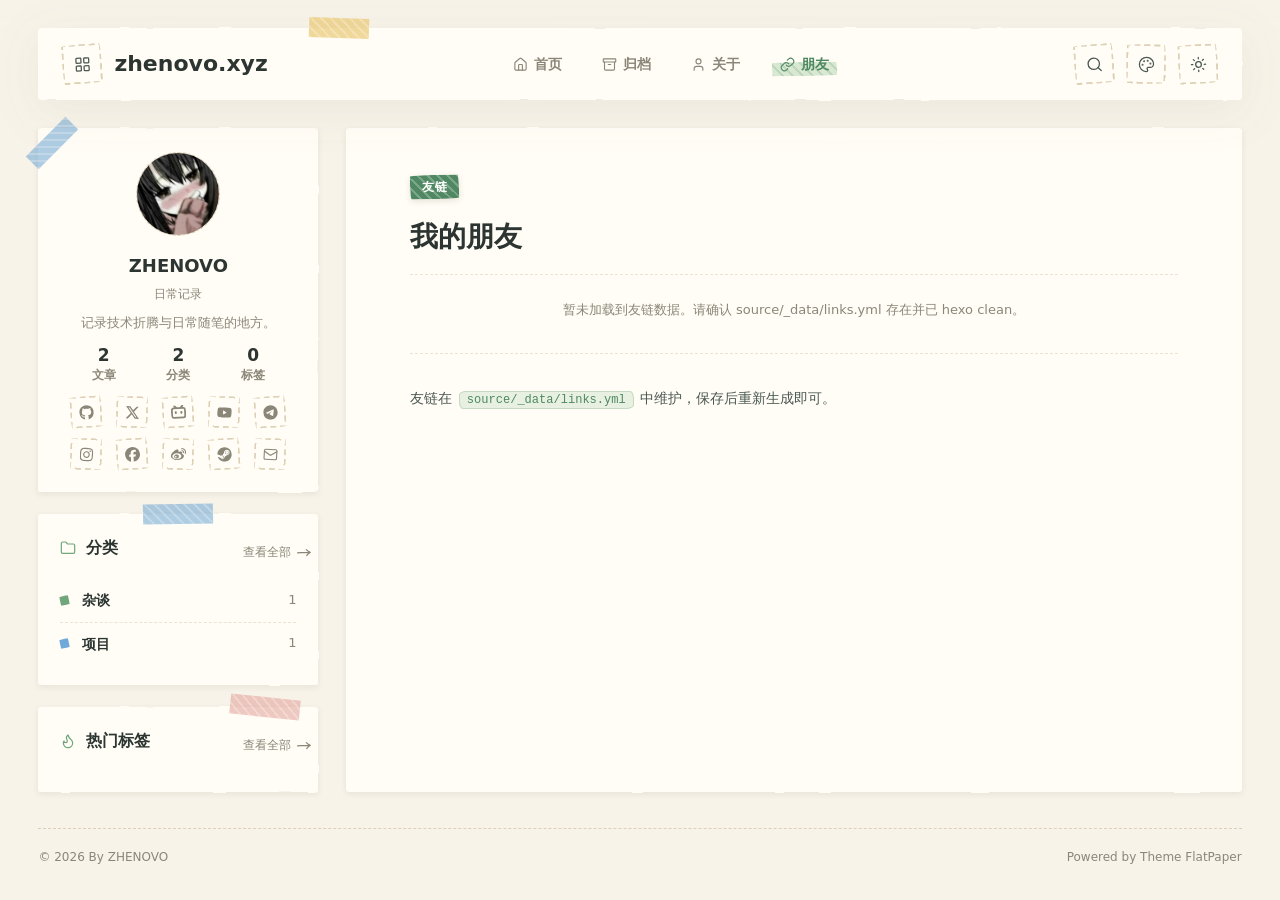
<file: friends.html>
<!doctype html>

<html lang="zh-CN" data-fancybox-enabled="1">
<head>
  <meta charset="utf-8">
<meta name="viewport" content="width=device-width, initial-scale=1">
<meta name="theme-color" content="#f7f3e9" data-flatpaper-theme-color>

<title>我的朋友 | zhenovo.xyz</title>
<meta name="description" content="友链在 source&#x2F;_data&#x2F;links.yml 中维护，保存后重新生成即可。">
<meta property="og:type" content="website">
<meta property="og:title" content="我的朋友 | zhenovo.xyz">
<meta property="og:url" content="https://www.zhenovo.xyz/friends.html">
<meta property="og:site_name" content="zhenovo.xyz">
<meta property="og:description" content="友链在 source&#x2F;_data&#x2F;links.yml 中维护，保存后重新生成即可。">
<meta property="og:locale" content="zh_CN">
<meta property="article:published_time" content="2026-11-08T05:00:00.000Z">
<meta property="article:modified_time" content="2026-11-13T09:01:40.253Z">
<meta property="article:author" content="ZHENOVO">
<meta name="twitter:card" content="summary">
<link rel="canonical" href="https://www.zhenovo.xyz/friends.html">

<link rel="icon" href="/img/favicon.ico" type="image/x-icon">

<script type="application/ld+json">{"@context":"https://schema.org","@type":"CollectionPage","headline":"我的朋友 | zhenovo.xyz","name":"我的朋友 | zhenovo.xyz","description":"友链在 source/_data/links.yml 中维护，保存后重新生成即可。","url":"https://www.zhenovo.xyz/friends.html","inLanguage":"zh-CN","isPartOf":{"@type":"WebSite","name":"zhenovo.xyz","url":"https://www.zhenovo.xyz/"},"about":"我的朋友"}</script>

<script>
  (function () {
    var accents = { orange: 1, purple: 1, sakura: 1, blue: 1, pink: 1, green: 1, black: 1 };
    var match = document.cookie.match(/(?:^|;\s*)flatpaper-accent=([^;]+)/);
    var accent = 'green';
    if (match) {
      try { accent = decodeURIComponent(match[1]); } catch (e) {}
    }
    if (!accents[accent]) accent = 'green';
    document.documentElement.setAttribute('data-accent', accent);
    try {
      if (localStorage.getItem('flatpaper-mode') === 'dark') {
        document.documentElement.classList.add('dark-mode');
      }
    } catch (e) {}
    // Reveal-on-scroll opts in from here so it is applied before first paint
    // (no flash) and never applies without JS. If main.js never runs the
    // observer, the timeout drops the class again so nothing stays hidden.
    if ('IntersectionObserver' in window) {
      document.documentElement.classList.add('reveal-ready');
      setTimeout(function () {
        if (!window.flatpaperRevealReady) {
          document.documentElement.classList.remove('reveal-ready');
        }
      }, 2000);
    }
  })();
</script>

<link rel="stylesheet" href="/css/style.css">






  

  

  

  

  
<link rel="stylesheet" href="https://cdn.jsdelivr.net/npm/@fancyapps/ui@5.0/dist/fancybox/fancybox.css">
<script defer src="https://cdn.jsdelivr.net/npm/@fancyapps/ui@5.0/dist/fancybox/fancybox.umd.js"></script>


  
  <link rel="stylesheet" href="/css/flatpaper-custom.css">
  
<meta name="generator" content="Hexo 8.1.2"></head>

<body
  class="is-list tag-style-tape bg-style-default"
  data-default-accent="green"
  data-code-theme="simple"
  data-note-style="sticky"
  data-note-icons="on"
  data-button-style="tape"
  data-strong-accent="on"
>
  <svg width="0" height="0" style="position:absolute;z-index:-1;" aria-hidden="true">
    <defs>
      <filter id="paper-edge" x="-5%" y="-5%" width="110%" height="110%">
        <feTurbulence type="fractalNoise" baseFrequency="0.04" result="noise" />
        <feDisplacementMap in="SourceGraphic" in2="noise" scale="3" xChannelSelector="R" yChannelSelector="G" />
      </filter>
    </defs>
  </svg>
  
  <header class="site-header">
  
  <button class="icon-button js-sidebar-toggle sidebar-toggle" type="button" aria-label="打开侧边栏" aria-controls="paper-sidebar-drawer" aria-expanded="false">
    
<svg xmlns="http://www.w3.org/2000/svg" width="1em" height="1em" viewBox="0 0 24 24" fill="none" stroke="currentColor" stroke-width="1.8" stroke-linecap="round" stroke-linejoin="round" class="lucide lucide-menu flatpaper-icon flatpaper-icon--lucide" aria-hidden="true"><use href="/icons.svg#flatpaper-icon-lucide-menu"></use></svg>

  </button>

  <div class="brand">
    <div class="brand-mark-wrapper">
      
        <a class="brand-mark" href="/" aria-label="FlatPaper 首页">
          
<svg xmlns="http://www.w3.org/2000/svg" width="1em" height="1em" viewBox="0 0 24 24" fill="none" stroke="currentColor" stroke-width="1.8" stroke-linecap="round" stroke-linejoin="round" class="lucide lucide-layout-grid flatpaper-icon flatpaper-icon--lucide" aria-hidden="true"><use href="/icons.svg#flatpaper-icon-lucide-layout-grid"></use></svg>

        </a>
      
    </div>
    <a class="brand-text" href="/">zhenovo.xyz</a>
  </div>

  <nav class="site-nav" aria-label="主导航">
    
      
        <a class="site-nav-link " href="/">
          
<svg xmlns="http://www.w3.org/2000/svg" width="1em" height="1em" viewBox="0 0 24 24" fill="none" stroke="currentColor" stroke-width="1.8" stroke-linecap="round" stroke-linejoin="round" class="lucide lucide-house flatpaper-icon flatpaper-icon--lucide" aria-hidden="true"><use href="/icons.svg#flatpaper-icon-lucide-house"></use></svg>

          <span>首页</span>
        </a>
      
    
      
        <a class="site-nav-link " href="/archives/">
          
<svg xmlns="http://www.w3.org/2000/svg" width="1em" height="1em" viewBox="0 0 24 24" fill="none" stroke="currentColor" stroke-width="1.8" stroke-linecap="round" stroke-linejoin="round" class="lucide lucide-archive flatpaper-icon flatpaper-icon--lucide" aria-hidden="true"><use href="/icons.svg#flatpaper-icon-lucide-archive"></use></svg>

          <span>归档</span>
        </a>
      
    
      
        <a class="site-nav-link " href="/about.html">
          
<svg xmlns="http://www.w3.org/2000/svg" width="1em" height="1em" viewBox="0 0 24 24" fill="none" stroke="currentColor" stroke-width="1.8" stroke-linecap="round" stroke-linejoin="round" class="lucide lucide-user flatpaper-icon flatpaper-icon--lucide" aria-hidden="true"><use href="/icons.svg#flatpaper-icon-lucide-user"></use></svg>

          <span>关于</span>
        </a>
      
    
      
        <a class="site-nav-link active" href="/friends.html">
          
<svg xmlns="http://www.w3.org/2000/svg" width="1em" height="1em" viewBox="0 0 24 24" fill="none" stroke="currentColor" stroke-width="1.8" stroke-linecap="round" stroke-linejoin="round" class="lucide lucide-link flatpaper-icon flatpaper-icon--lucide" aria-hidden="true"><use href="/icons.svg#flatpaper-icon-lucide-link"></use></svg>

          <span>朋友</span>
        </a>
      
    
  </nav>

  <div class="header-tools">
    <button class="icon-button js-search-open" type="button" aria-label="搜索文章">
      
<svg xmlns="http://www.w3.org/2000/svg" width="1em" height="1em" viewBox="0 0 24 24" fill="none" stroke="currentColor" stroke-width="1.8" stroke-linecap="round" stroke-linejoin="round" class="lucide lucide-search flatpaper-icon flatpaper-icon--lucide" aria-hidden="true"><use href="/icons.svg#flatpaper-icon-lucide-search"></use></svg>

    </button>
    <div class="accent-picker">
      <button class="icon-button accent-toggle" type="button" aria-label="选择主题色" title="选择主题色" aria-haspopup="true" aria-expanded="false" aria-controls="accent-menu">
        
<svg xmlns="http://www.w3.org/2000/svg" width="1em" height="1em" viewBox="0 0 24 24" fill="none" stroke="currentColor" stroke-width="1.8" stroke-linecap="round" stroke-linejoin="round" class="lucide lucide-palette flatpaper-icon flatpaper-icon--lucide" aria-hidden="true"><use href="/icons.svg#flatpaper-icon-lucide-palette"></use></svg>

      </button>
      <div class="accent-menu" id="accent-menu" role="menu" aria-label="主题色">
        <button type="button" class="accent-option" role="menuitemradio" aria-label="橙色" aria-checked="false" data-accent-option="orange">
          <span class="accent-swatch accent-swatch--orange" aria-hidden="true"></span>
        </button>
        <button type="button" class="accent-option" role="menuitemradio" aria-label="紫色" aria-checked="false" data-accent-option="purple">
          <span class="accent-swatch accent-swatch--purple" aria-hidden="true"></span>
        </button>
        <button type="button" class="accent-option" role="menuitemradio" aria-label="樱花粉" aria-checked="false" data-accent-option="sakura">
          <span class="accent-swatch accent-swatch--sakura" aria-hidden="true"></span>
        </button>
        <button type="button" class="accent-option" role="menuitemradio" aria-label="蓝色" aria-checked="false" data-accent-option="blue">
          <span class="accent-swatch accent-swatch--blue" aria-hidden="true"></span>
        </button>
        <button type="button" class="accent-option" role="menuitemradio" aria-label="粉色" aria-checked="false" data-accent-option="pink">
          <span class="accent-swatch accent-swatch--pink" aria-hidden="true"></span>
        </button>
        <button type="button" class="accent-option" role="menuitemradio" aria-label="绿色" aria-checked="false" data-accent-option="green">
          <span class="accent-swatch accent-swatch--green" aria-hidden="true"></span>
        </button>
        <button type="button" class="accent-option" role="menuitemradio" aria-label="黑色" aria-checked="false" data-accent-option="black">
          <span class="accent-swatch accent-swatch--black" aria-hidden="true"></span>
        </button>
      </div>
    </div>
    <button class="theme-toggle" type="button" aria-label="切换颜色模式">
      <span class="theme-icon theme-icon--sun">
<svg xmlns="http://www.w3.org/2000/svg" width="1em" height="1em" viewBox="0 0 24 24" fill="none" stroke="currentColor" stroke-width="1.8" stroke-linecap="round" stroke-linejoin="round" class="lucide lucide-sun flatpaper-icon flatpaper-icon--lucide" aria-hidden="true"><use href="/icons.svg#flatpaper-icon-lucide-sun"></use></svg>
</span>
      <span class="theme-icon theme-icon--moon">
<svg xmlns="http://www.w3.org/2000/svg" width="1em" height="1em" viewBox="0 0 24 24" fill="none" stroke="currentColor" stroke-width="1.8" stroke-linecap="round" stroke-linejoin="round" class="lucide lucide-moon flatpaper-icon flatpaper-icon--lucide" aria-hidden="true"><use href="/icons.svg#flatpaper-icon-lucide-moon"></use></svg>
</span>
    </button>
  </div>
</header>


  
  <main class="paper-shell paper-shell--article">
    

<aside id="paper-sidebar-drawer" class="paper-sidebar paper-sidebar--right" aria-label="侧边栏">
  <div class="drawer-toolbar" aria-label="侧边栏工具">
    <div class="drawer-accent-options" role="group" aria-label="主题色">
      <button type="button" class="accent-option" aria-label="橙色" aria-pressed="false" data-accent-option="orange">
        <span class="accent-swatch accent-swatch--orange" aria-hidden="true"></span>
      </button>
      <button type="button" class="accent-option" aria-label="紫色" aria-pressed="false" data-accent-option="purple">
        <span class="accent-swatch accent-swatch--purple" aria-hidden="true"></span>
      </button>
      <button type="button" class="accent-option" aria-label="樱花粉" aria-pressed="false" data-accent-option="sakura">
        <span class="accent-swatch accent-swatch--sakura" aria-hidden="true"></span>
      </button>
      <button type="button" class="accent-option" aria-label="蓝色" aria-pressed="false" data-accent-option="blue">
        <span class="accent-swatch accent-swatch--blue" aria-hidden="true"></span>
      </button>
      <button type="button" class="accent-option" aria-label="粉色" aria-pressed="false" data-accent-option="pink">
        <span class="accent-swatch accent-swatch--pink" aria-hidden="true"></span>
      </button>
      <button type="button" class="accent-option" aria-label="绿色" aria-pressed="false" data-accent-option="green">
        <span class="accent-swatch accent-swatch--green" aria-hidden="true"></span>
      </button>
      <button type="button" class="accent-option" aria-label="黑色" aria-pressed="false" data-accent-option="black">
        <span class="accent-swatch accent-swatch--black" aria-hidden="true"></span>
      </button>
    </div>
    <button class="icon-button drawer-close js-sidebar-close" type="button" aria-label="关闭侧边栏">
      
<svg xmlns="http://www.w3.org/2000/svg" width="1em" height="1em" viewBox="0 0 24 24" fill="none" stroke="currentColor" stroke-width="1.8" stroke-linecap="round" stroke-linejoin="round" class="lucide lucide-x flatpaper-icon flatpaper-icon--lucide" aria-hidden="true"><use href="/icons.svg#flatpaper-icon-lucide-x"></use></svg>

    </button>
  </div>

  <section class="side-card nav-card">
    <nav class="site-nav-drawer" aria-label="移动端导航">
      
        
          <a class="" href="/">
            
<svg xmlns="http://www.w3.org/2000/svg" width="1em" height="1em" viewBox="0 0 24 24" fill="none" stroke="currentColor" stroke-width="1.8" stroke-linecap="round" stroke-linejoin="round" class="lucide lucide-house flatpaper-icon flatpaper-icon--lucide" aria-hidden="true"><use href="/icons.svg#flatpaper-icon-lucide-house"></use></svg>

            <span>首页</span>
          </a>
        
      
        
          <a class="" href="/archives/">
            
<svg xmlns="http://www.w3.org/2000/svg" width="1em" height="1em" viewBox="0 0 24 24" fill="none" stroke="currentColor" stroke-width="1.8" stroke-linecap="round" stroke-linejoin="round" class="lucide lucide-archive flatpaper-icon flatpaper-icon--lucide" aria-hidden="true"><use href="/icons.svg#flatpaper-icon-lucide-archive"></use></svg>

            <span>归档</span>
          </a>
        
      
        
          <a class="" href="/about.html">
            
<svg xmlns="http://www.w3.org/2000/svg" width="1em" height="1em" viewBox="0 0 24 24" fill="none" stroke="currentColor" stroke-width="1.8" stroke-linecap="round" stroke-linejoin="round" class="lucide lucide-user flatpaper-icon flatpaper-icon--lucide" aria-hidden="true"><use href="/icons.svg#flatpaper-icon-lucide-user"></use></svg>

            <span>关于</span>
          </a>
        
      
        
          <a class="active" href="/friends.html">
            
<svg xmlns="http://www.w3.org/2000/svg" width="1em" height="1em" viewBox="0 0 24 24" fill="none" stroke="currentColor" stroke-width="1.8" stroke-linecap="round" stroke-linejoin="round" class="lucide lucide-link flatpaper-icon flatpaper-icon--lucide" aria-hidden="true"><use href="/icons.svg#flatpaper-icon-lucide-link"></use></svg>

            <span>朋友</span>
          </a>
        
      
    </nav>
  </section>

  <section class="side-card profile-card reveal">
    
      <div class="avatar avatar--image avatar--circle">
        <img src="/img/avatar.jpg" alt="ZHENOVO" loading="lazy" referrerpolicy="no-referrer">
      </div>
    
    <h3>ZHENOVO</h3>
    <p class="profile-role">日常记录</p>
    <p>记录技术折腾与日常随笔的地方。</p>
    
      <div class="site-info" aria-label="站点信息">
        
          
            <a class="site-info__item" href="/archives/">
              <strong>2</strong>
              <span>文章</span>
            </a>
          
        
          
            <a class="site-info__item" href="/categories/">
              <strong>2</strong>
              <span>分类</span>
            </a>
          
        
          
            <a class="site-info__item" href="/tags/">
              <strong>0</strong>
              <span>标签</span>
            </a>
          
        
      </div>
    
    <div class="socials">
      
        <a href="https://github.com/ZHENOVO" target="_blank" rel="noopener" aria-label="GitHub" data-tooltip="GitHub">
          
            
<svg xmlns="http://www.w3.org/2000/svg" width="1em" height="1em" viewBox="0 0 496 512" fill="currentColor" class="lucide lucide-github flatpaper-icon flatpaper-icon--fa-brands" aria-hidden="true"><use href="/icons.svg#flatpaper-icon-fa-brands-github"></use></svg>

          
        </a>
      
        <a href="https://x.com/" target="_blank" rel="noopener" aria-label="X" data-tooltip="X">
          
            
<svg xmlns="http://www.w3.org/2000/svg" width="1em" height="1em" viewBox="0 0 512 512" fill="currentColor" class="lucide lucide-x-twitter flatpaper-icon flatpaper-icon--fa-brands" aria-hidden="true"><use href="/icons.svg#flatpaper-icon-fa-brands-x-twitter"></use></svg>

          
        </a>
      
        <a href="https://space.bilibili.com/" target="_blank" rel="noopener" aria-label="Bilibili" data-tooltip="Bilibili">
          
            
<svg xmlns="http://www.w3.org/2000/svg" width="1em" height="1em" viewBox="0 0 512 512" fill="currentColor" class="lucide lucide-bilibili flatpaper-icon flatpaper-icon--fa-brands" aria-hidden="true"><use href="/icons.svg#flatpaper-icon-fa-brands-bilibili"></use></svg>

          
        </a>
      
        <a href="https://www.youtube.com/" target="_blank" rel="noopener" aria-label="YouTube" data-tooltip="YouTube">
          
            
<svg xmlns="http://www.w3.org/2000/svg" width="1em" height="1em" viewBox="0 0 576 512" fill="currentColor" class="lucide lucide-youtube flatpaper-icon flatpaper-icon--fa-brands" aria-hidden="true"><use href="/icons.svg#flatpaper-icon-fa-brands-youtube"></use></svg>

          
        </a>
      
        <a href="https://t.me/" target="_blank" rel="noopener" aria-label="Telegram" data-tooltip="Telegram">
          
            
<svg xmlns="http://www.w3.org/2000/svg" width="1em" height="1em" viewBox="0 0 496 512" fill="currentColor" class="lucide lucide-telegram flatpaper-icon flatpaper-icon--fa-brands" aria-hidden="true"><use href="/icons.svg#flatpaper-icon-fa-brands-telegram"></use></svg>

          
        </a>
      
        <a href="https://www.instagram.com/" target="_blank" rel="noopener" aria-label="Instagram" data-tooltip="Instagram">
          
            
<svg xmlns="http://www.w3.org/2000/svg" width="1em" height="1em" viewBox="0 0 448 512" fill="currentColor" class="lucide lucide-instagram flatpaper-icon flatpaper-icon--fa-brands" aria-hidden="true"><use href="/icons.svg#flatpaper-icon-fa-brands-instagram"></use></svg>

          
        </a>
      
        <a href="https://www.facebook.com/" target="_blank" rel="noopener" aria-label="Facebook" data-tooltip="Facebook">
          
            
<svg xmlns="http://www.w3.org/2000/svg" width="1em" height="1em" viewBox="0 0 512 512" fill="currentColor" class="lucide lucide-facebook flatpaper-icon flatpaper-icon--fa-brands" aria-hidden="true"><use href="/icons.svg#flatpaper-icon-fa-brands-facebook"></use></svg>

          
        </a>
      
        <a href="https://weibo.com/" target="_blank" rel="noopener" aria-label="Weibo" data-tooltip="Weibo">
          
            
<svg xmlns="http://www.w3.org/2000/svg" width="1em" height="1em" viewBox="0 0 512 512" fill="currentColor" class="lucide lucide-weibo flatpaper-icon flatpaper-icon--fa-brands" aria-hidden="true"><use href="/icons.svg#flatpaper-icon-fa-brands-weibo"></use></svg>

          
        </a>
      
        <a href="https://steamcommunity.com/" target="_blank" rel="noopener" aria-label="Steam" data-tooltip="Steam">
          
            
<svg xmlns="http://www.w3.org/2000/svg" width="1em" height="1em" viewBox="0 0 496 512" fill="currentColor" class="lucide lucide-steam flatpaper-icon flatpaper-icon--fa-brands" aria-hidden="true"><use href="/icons.svg#flatpaper-icon-fa-brands-steam"></use></svg>

          
        </a>
      
        <a href="mailto:you@example.com" target="_blank" rel="noopener" aria-label="Email" data-tooltip="Email">
          
            
<svg xmlns="http://www.w3.org/2000/svg" width="1em" height="1em" viewBox="0 0 24 24" fill="none" stroke="currentColor" stroke-width="1.8" stroke-linecap="round" stroke-linejoin="round" class="lucide lucide-mail flatpaper-icon flatpaper-icon--lucide" aria-hidden="true"><use href="/icons.svg#flatpaper-icon-lucide-mail"></use></svg>

          
        </a>
      
      
    </div>
  </section>

  

  
    <section class="side-card categories-card reveal">
      <header class="side-card__head">
        <h2>
<svg xmlns="http://www.w3.org/2000/svg" width="1em" height="1em" viewBox="0 0 24 24" fill="none" stroke="currentColor" stroke-width="1.8" stroke-linecap="round" stroke-linejoin="round" class="lucide lucide-folder flatpaper-icon flatpaper-icon--lucide" aria-hidden="true"><use href="/icons.svg#flatpaper-icon-lucide-folder"></use></svg>
分类</h2>
        <a class="side-card__more" href="/categories/">
          <span class="marker-swipe">查看全部</span>
        </a>
      </header>
      
        <a href="/categories/%E6%9D%82%E8%B0%88/">
          <span class="dot dot-0"></span>
          <strong><span class="marker-swipe">杂谈</span></strong>
          <em>1</em>
        </a>
      
        <a href="/categories/%E9%A1%B9%E7%9B%AE/">
          <span class="dot dot-1"></span>
          <strong><span class="marker-swipe">项目</span></strong>
          <em>1</em>
        </a>
      
    </section>

    <section class="side-card tag-card reveal">
      <header class="side-card__head tag-card__head">
        <h2>
<svg xmlns="http://www.w3.org/2000/svg" width="1em" height="1em" viewBox="0 0 24 24" fill="none" stroke="currentColor" stroke-width="1.8" stroke-linecap="round" stroke-linejoin="round" class="lucide lucide-flame flatpaper-icon flatpaper-icon--lucide" aria-hidden="true"><use href="/icons.svg#flatpaper-icon-lucide-flame"></use></svg>
热门标签</h2>
        <a class="side-card__more tag-card__more" href="/tags/">
          <span class="marker-swipe">查看全部</span>
        </a>
      </header>
      <div class="tag-cloud">
        
        
      </div>
    </section>
  

  

</aside>

    <section class="paper-main">
      

  

<article class="article-paper friends-page">
  


  <header class="article-header">
    <span class="label-pill">友链</span>
    <h1>我的朋友</h1>
    
  </header>

  
    <p class="friends-empty">暂未加载到友链数据。请确认 source/_data/links.yml 存在并已 hexo clean。</p>
  

  

  
    <div class="article-content friends-intro">
      <html><head></head><body><p>友链在 <code>source/_data/links.yml</code> 中维护，保存后重新生成即可。</p>
</body></html>
    </div>
  
</article>



      


    </section>
    
  </main>

  <div class="sidebar-backdrop js-sidebar-close" aria-hidden="true"></div>

  
<footer class="site-footer">
  <span class="site-footer__left">© 2026 By ZHENOVO</span>
  
    <span class="site-footer__right">
      
        <span class="site-footer__row"><span class="site-footer__powered"><span class="site-footer__powered-prefix">Powered by Theme</span> <a href="https://github.com/Homulilly/hexo-theme-flatpaper" target="_blank" rel="noopener">FlatPaper</a></span></span>
      
    </span>
  
</footer>

  
<div class="search-panel" aria-hidden="true" data-index-url="/flatpaper-search.json">
  <div class="search-backdrop js-search-close"></div>
  <section class="search-dialog" role="dialog" aria-modal="true" aria-label="搜索文章">
    <span class="tape tape--top-left" aria-hidden="true"></span>
    <header class="search-head">
      <h2><span class="green-dot"></span>搜索文章</h2>
      <button class="icon-button js-search-close" type="button" aria-label="关闭搜索">
        
<svg xmlns="http://www.w3.org/2000/svg" width="1em" height="1em" viewBox="0 0 24 24" fill="none" stroke="currentColor" stroke-width="1.8" stroke-linecap="round" stroke-linejoin="round" class="lucide lucide-x flatpaper-icon flatpaper-icon--lucide" aria-hidden="true"><use href="/icons.svg#flatpaper-icon-lucide-x"></use></svg>

      </button>
    </header>
    <label class="search-field">
      
<svg xmlns="http://www.w3.org/2000/svg" width="1em" height="1em" viewBox="0 0 24 24" fill="none" stroke="currentColor" stroke-width="1.8" stroke-linecap="round" stroke-linejoin="round" class="lucide lucide-search flatpaper-icon flatpaper-icon--lucide" aria-hidden="true"><use href="/icons.svg#flatpaper-icon-lucide-search"></use></svg>

      <input id="flatpaper-search" class="search-input" type="search" placeholder="输入关键词，按 Esc 关闭" autocomplete="off">
    </label>
    <div class="search-results" data-empty="输入关键词后显示匹配的文章">
      <p class="search-empty">输入关键词后显示匹配的文章</p>
    </div>
  </section>
</div>

  <script>
  window.FLATPAPER_I18N = {"language":"zh-CN","common.posts":"文章","common.categories":"分类","common.tags":"标签","common.comments":"评论","common.share":"分享","common.page":"页面","common.archive":"归档","common.post_list":"文章列表","common.search_posts":"搜索文章","common.random_posts":"随机文章","common.reward":"赞赏","common.view_all":"查看全部","pagination.prev":"上一页","pagination.next":"下一页","pagination.post_pager":"文章分页","pagination.archive_pager":"归档分页","index.featured":"精选文章","index.pinned":"置顶","index.read_more":"阅读全文","index.previous_slide":"上一张","index.next_slide":"下一张","index.carousel_pagination":"轮播页码","index.carousel_slide":"第 %d 张","index.latest_posts":"最新文章","index.empty_posts":"还没有文章。创建第一篇文章后，这里会显示最新内容。","archive.title":"归档","archive.post_list":"文章列表","taxonomy.category_count":"%d 篇","taxonomy.empty_categories":"暂时还没有分类。","taxonomy.empty_tags":"暂时还没有标签。","links.label":"友链","links.title":"友情链接","links.empty_data":"暂未加载到友链数据。请确认 source/_data/links.yml 存在并已 hexo clean。","links.rss_label":"%s 的 RSS","friends_feed.label":"朋友圈","friends_feed.title":"友链朋友圈","friends_feed.loading":"正在加载友链动态…","friends_feed.missing_url":"暂未配置 all.json 地址。","friends_feed.load_failed":"友链动态加载失败，请稍后再试。","friends_feed.empty":"暂时没有抓取到友链文章。","friends_feed.load_more":"加载更多","friends_feed.updated_at":"更新于 %s","friends_feed.friend_count":"%d 位友邻","friends_feed.active_count":"%d 位活跃","friends_feed.article_count":"%d 篇文章","friends_feed.unknown_author":"未知站点","friends_feed.date_unknown":"时间未知","guestbook.label":"留言板","guestbook.title":"留言板","guestbook.loading":"正在铺开留言墙…","guestbook.missing_config":"留言墙需要评论系统：请在主题配置中设置 comments: twikoo（并填写 envId）或 comments: artalk（并填写 server）。","guestbook.load_failed":"留言加载失败，请稍后再试。","guestbook.empty":"墙上还空着，来贴第一张留言吧！","guestbook.load_more":"展开更多留言","guestbook.total_count":"共 %d 条留言","guestbook.latest_note":"墙上展示最新 %d 条","guestbook.jump_to_comment":"查看留言","guestbook.sort_time":"查看最新","guestbook.sort_random":"随机排序","guestbook.anonymous":"匿名访客","guestbook.write_hint":"在下方留言，刷新后就会贴到墙上","post.scroll_to_comments":"跳转到评论区","post.previous":"上一篇","post.next":"下一篇","post.no_previous":"没有更早的文章了","post.no_next":"已经是最新的一篇","post.back_to_top":"返回顶部","post.related_posts":"相关文章","post.view_more":"查看更多","not_found.label":"页面走丢了","not_found.title":"找不到这个页面","not_found.text":"这个地址可能已经移动、删除，或者从未存在。","not_found.home":"返回首页","not_found.search":"搜索文章","search.placeholder":"输入关键词，按 Esc 关闭","search.empty":"输入关键词后显示匹配的文章","search.loading":"正在加载搜索索引…","search.load_failed":"搜索索引加载失败，请重新打开搜索重试","search.no_result":"没有找到与 \"%s\" 相关的文章","search.close":"关闭搜索","code.copy":"复制代码","code.collapse":"折叠代码","code.expand":"展开代码","heading.anchor":"链接到此节: %s","head.tag":"标签：%s","head.category":"分类：%s","head.archive":"归档","head.archive_with_date":"归档：%s","head.page_number":"第 %d 页","navigation.primary":"主导航","navigation.mobile":"移动端导航","navigation.brand_home":"FlatPaper 首页","navigation.brand_menu":"打开站点导航","navigation.open_sidebar":"打开侧边栏","navigation.close_sidebar":"关闭侧边栏","navigation.sidebar":"侧边栏","navigation.sidebar_tools":"侧边栏工具","navigation.site_links":"站点链接","navigation.site_info":"站点信息","colors.choose_theme_color":"选择主题色","colors.theme_color":"主题色","colors.toggle_color_mode":"切换颜色模式","colors.green":"绿色","colors.purple":"紫色","colors.pink":"粉色","colors.sakura":"樱花粉","colors.blue":"蓝色","colors.orange":"橙色","colors.black":"黑色","profile.default_bio":"热爱生活，热爱代码，喜欢分享技术与生活中的点滴。","welcome.cta":"开始阅读","welcome.title":"欢迎来到 FlatPaper","welcome.text":"一个专注于内容与阅读体验的博客主题。","typed.from":"出自","reward_list.total":"共 %s 人","reward_list.updated":"最新更新时间：","stack_album.label":"堆叠相册","home_hero.label":"首页开屏","home_hero.enter":"开始阅读","home_hero.note":"今日","home_hero.default_subtitle":"日常记录","home_hero.nav_links":"开屏导航","home_hero.profile_links":"个人链接","home_hero.tools":"开屏工具","home_hero.shuffle_stickers":"打乱贴纸位置","home_hero.link":"链接","home_hero.sticker_image":"贴纸图片","home_hero.visit_confirm":"要访问 %s 吗？","home_hero.visit":"访问","home_hero.cancel":"取消","toc.title":"文章目录","toc.empty":"目录会根据文章标题自动生成。","toc.expand_all":"展开全部目录","toc.collapse_all":"收起全部目录","sidebar.hot_tags":"热门标签","sidebar.latest_posts":"最新文章"};
  </script>
  
<script src="/js/main.js"></script>

  
</body>
</html>
</file>
<file: css/style.css>
:root {
  --bg: #f7f3e9;
  --paper: #fffdf6;
  --paper-solid: #fff;
  --paper-warm: #f8f2e2;
  --ink: #2c3531;
  --ink-soft: #4a5751;
  --muted: #8a8678;
  --muted-rgb: 138, 134, 120;
  --line: #ece3d0;
  --dash: #ddd0b5;
  --color-accent: #6fa67c;
  --color-accent-strong: #4f8862;
  --color-accent-soft: #d8e8d2;
  --color-accent-muted: #8ab98d;
  --yellow: #f0bd4d;
  --yellow-rgb: 240, 189, 77;
  --orange: #ec9b5b;
  --blue: #6fa9d9;
  --blue-rgb: 111, 169, 217;
  --violet: #9c8feb;
  --violet-rgb: 156, 143, 235;
  --green: #6fa67c;
  --green-rgb: 111, 166, 124;
  --red: #d4716c;
  --red-rgb: 212, 113, 108;
  --tape-yellow: rgba(238,201,110,0.72);
  --tape-pink: rgba(232,168,158,0.62);
  --tape-green: rgba(143,192,152,0.62);
  --tape-blue: rgba(111,169,217,0.58);
  --tape-brown: rgba(202,169,134,0.75);
  --tape-stripes: repeating-linear-gradient(45deg, rgba(255,255,255,0.25) 0 2px, transparent 2px 7px);
  --nav-tape-stripes: repeating-linear-gradient(45deg, color-mix(in srgb, var(--color-accent) 25%, transparent) 0 2px, transparent 2px 7px);
  --paper-shadow-rgb: 82, 64, 38;
  --radius-handdrawn: 255px 15px 225px 15px/15px 225px 15px 255px;
  --radius-handdrawn-wide: 255px 18px 225px 18px/18px 225px 18px 255px;
  --font-sans: "Noto Sans SC", "PingFang SC", "Microsoft YaHei", system-ui, -apple-system, BlinkMacSystemFont, "Segoe UI", sans-serif;
  --font-mono: "JetBrains Mono", "Fira Code", ui-monospace, SFMono-Regular, Consolas, "Liberation Mono", "Cascadia Code", monospace;
  --shadow: 0 18px 38px rgba(var(--paper-shadow-rgb), 0.13);
  --small-shadow: 0 10px 22px rgba(var(--paper-shadow-rgb), 0.1);
  --soft-shadow: 0 4px 14px rgba(var(--paper-shadow-rgb), 0.08);
  --paper-shadow: 0 2px 6px rgba(var(--paper-shadow-rgb), 0.14);
/* ---- Hand-drawn journal system ----
     Shared recipes so every component draws from the same pen, paper and tape.
     Elevation has three steps: --sheet-shadow (a sheet lying on the desk),
     --soft-shadow / --small-shadow (picked up), --shadow (lifted on hover). */
  --sheet-shadow: 0 2px 6px rgba(var(--paper-shadow-rgb), 0.09);
  --radius-paper: 4px;
/* box drawn freehand with a ruler-less pen: tab sets */
  --radius-sketch: 10px 4px 12px 5px/5px 12px 4px 10px;
/* text selection: translucent accent ink, deeper than the soft accent fills */
  --selection-bg: color-mix(in srgb, var(--color-accent-strong) 34%, transparent);
/* highlighter pen swipe behind titles */
  --highlighter: rgba(var(--yellow-rgb), 0.42);
/* link highlighter, in the active accent: --marker is the stroke drawn on
     hover, --marker-rest the fainter one that prose and hero links carry
     all the time */
  --marker: color-mix(in srgb, var(--color-accent-strong) 32%, transparent);
  --marker-rest: color-mix(in srgb, var(--color-accent-strong) 15%, transparent);
/* solid label / stamp fill; text colour is --label-text */
  --label-fill: var(--color-accent-strong);
  --label-text: #fff;
/* motion: paper settles, stickers spring */
  --ease-paper: cubic-bezier(0.22, 0.61, 0.36, 1);
  --ease-spring: cubic-bezier(0.34, 1.56, 0.64, 1);
/* pen strokes, used as masks so they take any ink colour */
  --mask-squiggle: url("data:image/svg+xml;utf8,<svg xmlns='http://www.w3.org/2000/svg' viewBox='0 0 48 7' fill='none' stroke='black' stroke-width='2' stroke-linecap='round'><path d='M1 4.5 C 10 2.5 16 5 24 3.6 C 32 2.2 40 5.2 47 3.4'/></svg>");
  --mask-wave: url("data:image/svg+xml;utf8,<svg xmlns='http://www.w3.org/2000/svg' viewBox='0 0 40 10' fill='none' stroke='black' stroke-width='1.6' stroke-linecap='round'><path d='M0 5 C 5 0 7 0 10 5 C 13 10 17 10 20 5 C 23 0 27 0 30 5 C 33 10 37 10 40 5'/></svg>");
  --mask-arrow: url("data:image/svg+xml;utf8,<svg xmlns='http://www.w3.org/2000/svg' viewBox='0 0 24 14' fill='none' stroke='black' stroke-width='1.8' stroke-linecap='round' stroke-linejoin='round'><path d='M2 7.6 C 7 6.2 12 8.2 21 6.8'/><path d='M15.6 2.4 C 17.6 4.4 19.6 5.8 21.6 6.8 C 19.4 8 17.6 9.6 16.2 11.8'/></svg>");
  --mask-check: url("data:image/svg+xml;utf8,<svg xmlns='http://www.w3.org/2000/svg' viewBox='0 0 16 16' fill='none' stroke='black' stroke-width='2.4' stroke-linecap='round' stroke-linejoin='round'><path d='M2.6 8.6 C 4.2 9.8 5.4 11.2 6.4 12.8 C 8.4 8.6 10.8 5.4 14 2.6'/></svg>");
  color-scheme: light;
}
html[data-accent="pink"] {
  --color-accent: #df7f9b;
  --color-accent-strong: #bf5f7d;
  --color-accent-soft: #f5d6e0;
  --color-accent-muted: #e994ac;
}
html[data-accent="purple"] {
  --color-accent: #7b5fb4;
  --color-accent-strong: #5b438f;
  --color-accent-soft: #e5dcf5;
  --color-accent-muted: #a58bd3;
}
html[data-accent="sakura"] {
  --color-accent: #ffc0cb;
  --color-accent-strong: #d8748c;
  --color-accent-soft: #ffe4e9;
  --color-accent-muted: #ffccd5;
}
html[data-accent="blue"] {
  --color-accent: #6fa9d9;
  --color-accent-strong: #4f84bd;
  --color-accent-soft: #d6e9f7;
  --color-accent-muted: #88bde4;
}
html[data-accent="orange"] {
  --color-accent: #ec9b5b;
  --color-accent-strong: #c9773d;
  --color-accent-soft: #f7dfc8;
  --color-accent-muted: #f0ad76;
}
html[data-accent="black"] {
  --color-accent: #111;
  --color-accent-strong: #111;
  --color-accent-soft: #e4e4e4;
  --color-accent-muted: #111;
  --selection-bg: rgba(17,17,17,0.2);
}
.dark-mode {
  --bg: #15171c;
  --paper: #1d2027;
  --paper-solid: #232732;
  --paper-warm: #272b34;
  --ink: #e6e8ee;
  --ink-soft: #aab0bd;
  --muted: #797f8c;
  --muted-rgb: 121, 127, 140;
  --line: rgba(225,230,245,0.12);
  --dash: rgba(225,230,245,0.22);
  --color-accent: #82bf90;
  --color-accent-strong: #6ba87c;
  --color-accent-soft: #354a3a;
  --color-accent-muted: #94c89a;
  --yellow: #e8c065;
  --yellow-rgb: 232, 192, 101;
  --orange: #e09b66;
  --blue: #7db4dd;
  --blue-rgb: 125, 180, 221;
  --violet: #a89bef;
  --violet-rgb: 168, 155, 239;
  --green: #82bf90;
  --green-rgb: 130, 191, 144;
  --red: #df8580;
  --red-rgb: 223, 133, 128;
  --tape-yellow: rgba(214,168,80,0.5);
  --tape-pink: rgba(196,130,118,0.45);
  --tape-green: rgba(120,168,130,0.5);
  --tape-blue: rgba(111,169,217,0.42);
  --tape-brown: rgba(182,149,114,0.6);
  --tape-stripes: repeating-linear-gradient(45deg, rgba(0,0,0,0.15) 0 2px, transparent 2px 7px);
  --nav-tape-stripes: repeating-linear-gradient(45deg, rgba(0, 0, 0, 0.15) 0 2px, transparent 2px 7px);
  --paper-shadow-rgb: 0, 0, 0;
  --shadow: 0 18px 45px rgba(var(--paper-shadow-rgb), 0.35);
  --small-shadow: 0 10px 22px rgba(var(--paper-shadow-rgb), 0.26);
  --soft-shadow: 0 4px 14px rgba(var(--paper-shadow-rgb), 0.2);
  --paper-shadow: 0 2px 6px rgba(var(--paper-shadow-rgb), 0.35);
  --sheet-shadow: 0 2px 8px rgba(var(--paper-shadow-rgb), 0.3);
  --selection-bg: color-mix(in srgb, var(--color-accent) 42%, transparent);
  --highlighter: rgba(var(--yellow-rgb), 0.3);
  --marker: color-mix(in srgb, var(--color-accent) 38%, transparent);
  --marker-rest: color-mix(in srgb, var(--color-accent) 18%, transparent);
  --label-fill: var(--color-accent);
  --label-text: #16181d;
  color-scheme: dark;
}
.dark-mode[data-accent="pink"] {
  --color-accent: #e38aa5;
  --color-accent-strong: #cf7290;
  --color-accent-soft: #4d333d;
  --color-accent-muted: #ee9fb5;
}
.dark-mode[data-accent="purple"] {
  --color-accent: #9d82d7;
  --color-accent-strong: #c0a9f0;
  --color-accent-soft: #3c3150;
  --color-accent-muted: #b397e4;
}
.dark-mode[data-accent="sakura"] {
  --color-accent: #e8a5b6;
  --color-accent-strong: #d6899d;
  --color-accent-soft: #4a2c35;
  --color-accent-muted: #f4bacb;
}
.dark-mode[data-accent="blue"] {
  --color-accent: #79b2e0;
  --color-accent-strong: #5c9bcc;
  --color-accent-soft: #314557;
  --color-accent-muted: #91c3ea;
}
.dark-mode[data-accent="orange"] {
  --color-accent: #eda264;
  --color-accent-strong: #d8874d;
  --color-accent-soft: #503d2d;
  --color-accent-muted: #f2b47e;
}
.dark-mode[data-accent="black"] {
  --color-accent: #f5f5f5;
  --color-accent-strong: #e0e0e0;
  --color-accent-soft: #333;
  --color-accent-muted: #f5f5f5;
  --label-text: #161616;
  --selection-bg: rgba(245,245,245,0.26);
}
* {
  box-sizing: border-box;
}
html {
  min-height: 100%;
  overflow-x: clip;
  background: var(--bg);
}
body {
  margin: 0;
  min-height: 100%;
  overflow-x: clip;
  color: var(--ink);
  font-family: var(--font-sans);
  font-size: 15px;
  line-height: 1.75;
  background: var(--bg);
}
a {
  color: inherit;
  text-decoration: none;
}
::selection {
  color: var(--ink);
  background: var(--selection-bg);
}
::-moz-selection {
  color: var(--ink);
  background: var(--selection-bg);
}
img {
  max-width: 100%;
  height: auto;
}
button {
  font-family: inherit;
}
:focus-visible {
  outline: 2px dashed var(--color-accent);
  outline-offset: 3px;
}
.dark-mode :focus-visible {
  outline-color: var(--color-accent-muted);
}
body.bg-style-default::after {
  content: "";
  position: fixed;
  inset: 0;
  z-index: -1;
  pointer-events: none;
  opacity: 0.3;
  background-image: linear-gradient(rgba(70,50,30,0.035) 1px, transparent 1px), linear-gradient(90deg, rgba(70,50,30,0.025) 1px, transparent 1px);
  background-size: 18px 18px, 22px 22px;
  mask-image: linear-gradient(to bottom, transparent, #000 7%, #000 92%, transparent);
}
body.bg-style-grid {
  background-image: linear-gradient(rgba(89,62,30,0.034) 1px, transparent 1px), linear-gradient(90deg, rgba(89,62,30,0.023) 1px, transparent 1px);
  background-size: 34px 34px;
}
.dark-mode body.bg-style-grid {
  background-image: linear-gradient(rgba(255,255,255,0.025) 1px, transparent 1px), linear-gradient(90deg, rgba(255,255,255,0.017) 1px, transparent 1px);
}
body.bg-style-line {
  background-image: linear-gradient(rgba(89,62,30,0.034) 1px, transparent 1px);
  background-size: 100% 34px;
}
.dark-mode body.bg-style-line {
  background-image: linear-gradient(rgba(255,255,255,0.025) 1px, transparent 1px);
}
body.bg-style-cross {
  background-image: url("data:image/svg+xml,%3Csvg width='34' height='34' xmlns='http://www.w3.org/2000/svg'%3E%3Cpath d='M0 0H4V1H1V4H0Z' fill='rgba(89,62,30,0.05)'/%3E%3Crect x='30' y='0' width='4' height='1' fill='rgba(89,62,30,0.05)'/%3E%3Crect x='0' y='30' width='1' height='4' fill='rgba(89,62,30,0.05)'/%3E%3C/svg%3E");
  background-size: 34px 34px;
}
.dark-mode body.bg-style-cross {
  background-image: url("data:image/svg+xml,%3Csvg width='34' height='34' xmlns='http://www.w3.org/2000/svg'%3E%3Cpath d='M0 0H4V1H1V4H0Z' fill='rgba(255,255,255,0.04)'/%3E%3Crect x='30' y='0' width='4' height='1' fill='rgba(255,255,255,0.04)'/%3E%3Crect x='0' y='30' width='1' height='4' fill='rgba(255,255,255,0.04)'/%3E%3C/svg%3E");
}
body.bg-style-dotted {
  background-image: radial-gradient(rgba(70,50,30,0.2) 1px, transparent 1px);
  background-size: 16px 16px;
  background-position: 0 0;
}
.dark-mode body.bg-style-dotted {
  background-image: radial-gradient(rgba(255,255,255,0.15) 1px, transparent 1px);
}
@media (hover: hover) and (pointer: fine) {
  body.bg-style-grid,
  body.bg-style-line,
  body.bg-style-cross,
  body.bg-style-dotted {
    background-attachment: fixed;
  }
}
.site-header,
.paper-shell,
.site-footer {
  width: min(94vw, 1300px);
  margin-inline: auto;
}
body::before {
  content: "";
  position: fixed;
  top: 0;
  left: 0;
  right: 0;
  height: 36px;
  z-index: 19;
  background: linear-gradient(to bottom, var(--bg) 0%, var(--bg) 60%, transparent 100%);
  pointer-events: none;
}
.dark-mode body::before {
  background: linear-gradient(to bottom, var(--bg) 0%, var(--bg) 60%, transparent 100%);
}
.site-header {
  position: sticky;
  top: 16px;
  z-index: 20;
  display: grid;
  grid-template-columns: auto 1fr auto;
  align-items: center;
  gap: 24px;
  min-height: 72px;
  margin-top: 28px;
  padding: 12px 24px;
}
.site-header::after {
  --tape-w: 60px;
  top: -8px;
  left: 25%;
  transform: translateX(-50%) rotate(2deg);
}
.site-header::before {
  content: "";
  position: absolute;
  top: 0;
  left: 0;
  right: 0;
  bottom: 0;
  background: var(--paper);
  z-index: -1;
  border-radius: 4px;
  filter: url("#paper-edge") drop-shadow(0 10px 22px rgba(var(--paper-shadow-rgb), 0.1));
}
.brand {
  display: inline-flex;
  align-items: center;
  gap: 12px;
  font-size: 22px;
  font-weight: 800;
  letter-spacing: 0;
}
.brand-mark {
  display: inline-grid;
  place-items: center;
  width: 40px;
  height: 40px;
  padding: 0;
  cursor: pointer;
  border: 1px dashed var(--line);
  border-radius: 50%;
  color: var(--ink-soft);
  background: transparent;
  transition: color 0.2s ease, background 0.2s ease, border-color 0.2s ease, transform 0.2s ease;
}
.brand-mark-wrapper:hover .brand-mark,
.brand-mark:hover {
  color: var(--color-accent-strong);
  border-color: var(--color-accent);
  background: var(--color-accent-soft);
  transform: translateY(-1px);
}
.brand-mark .lucide {
  width: 17px;
  height: 17px;
  stroke-width: 2;
}
.dark-mode .brand-mark {
  background: transparent;
}
.brand-text {
  position: relative;
  display: inline-block;
  color: var(--ink);
  text-decoration: none;
  transition: color 0.2s ease, transform 0.2s ease;
}
.brand-text:hover {
  color: var(--color-accent-strong);
  transform: translateY(-2px);
}
.dark-mode .brand-text:hover {
  color: var(--color-accent-muted);
}
.brand-mark-wrapper {
  position: relative;
  display: inline-grid;
}
.brand-nav-menu {
  position: absolute;
  top: calc(100% + 10px);
  left: 0;
  z-index: 35;
  display: flex;
  flex-direction: column;
  gap: 16px;
  min-width: max-content;
  padding: 16px;
  opacity: 0;
  visibility: hidden;
  transform: translateY(-4px);
  pointer-events: none;
  transition: opacity 0.16s ease, transform 0.16s ease, visibility 0s linear 0.16s;
}
.brand-nav-menu::after {
  content: "";
  position: absolute;
  top: 0;
  left: 0;
  right: 0;
  bottom: 0;
  background: var(--paper);
  z-index: -1;
  border-radius: 6px;
  filter: url("#paper-edge") drop-shadow(0 10px 22px rgba(var(--paper-shadow-rgb), 0.1));
}
.brand-nav-menu::before {
  content: "";
  position: absolute;
  top: -12px;
  left: 0;
  right: 0;
  height: 12px;
}
.brand-mark-wrapper:hover .brand-nav-menu,
.brand-mark-wrapper.is-open .brand-nav-menu {
  opacity: 1;
  visibility: visible;
  transform: translateY(0);
  pointer-events: auto;
  transition: opacity 0.16s ease, transform 0.16s ease, visibility 0s linear 0s;
}
.brand-nav-group {
  display: grid;
  grid-template-columns: repeat(2, minmax(140px, 1fr));
  gap: 4px 12px;
}
.brand-nav-title {
  grid-column: 1/-1;
  padding: 4px 8px;
  color: var(--muted);
  font-size: 12px;
  font-weight: 700;
  text-transform: uppercase;
}
.brand-nav-group a {
  display: flex;
  align-items: center;
  gap: 8px;
  padding: 8px;
  border-radius: 8px;
  color: var(--ink-soft);
  font-size: 14px;
  font-weight: 600;
  text-decoration: none;
  transition: color 0.16s ease;
}
.brand-nav-group a:hover,
.brand-nav-group a:focus-visible {
  color: var(--color-accent-strong);
}
.brand-nav-group a .lucide {
  width: 16px;
  height: 16px;
  color: inherit;
}
.brand-nav-group a .nav-img-icon {
  width: 16px;
  height: 16px;
  object-fit: contain;
  border-radius: 2px;
}
.dark-mode .brand-nav-group a:hover,
.dark-mode .brand-nav-group a:focus-visible {
  color: var(--color-accent-muted);
}
.site-nav {
  display: flex;
  justify-content: center;
  align-items: center;
  gap: 6px;
}
.site-nav-item {
  position: relative;
}
.site-nav-link,
.site-nav a {
  position: relative;
  display: inline-flex;
  align-items: center;
  justify-content: center;
  gap: 6px;
  min-width: 60px;
  min-height: 36px;
  padding: 8px 16px;
  border: 1px dashed transparent;
  border-radius: 999px;
  color: var(--muted);
  background: transparent;
  font: inherit;
  font-weight: 600;
  font-size: 14px;
  text-align: center;
  cursor: pointer;
  transition: background 0.2s ease, color 0.2s ease, transform 0.2s ease;
}
.site-nav > .site-nav-link::before,
.site-nav-item > .site-nav-link::before,
.site-nav-menu .nav-label::before,
.brand-nav-group .nav-label::before {
  content: "";
  position: absolute;
  left: 8px;
  right: 8px;
  bottom: 8px;
  height: 14px;
  border-radius: var(--radius-handdrawn);
  background-color: var(--color-accent-soft);
  background-image: var(--nav-tape-stripes);
  opacity: 0;
  z-index: -1;
  transform: rotate(-1deg);
  clip-path: inset(0 100% 0 0);
  transition: opacity 0.15s ease, clip-path 0.3s var(--ease-paper);
}
.nav-label {
  position: relative;
  z-index: 0;
  display: inline-flex;
  align-items: center;
  gap: inherit;
}
.site-nav-menu .nav-label::before,
.brand-nav-group .nav-label::before {
  left: -5px;
  right: -6px;
  bottom: 1px;
  height: 12px;
}
.site-nav-parent::after {
  content: "";
  width: 6px;
  height: 6px;
  margin-left: 2px;
  border-right: 1.6px solid currentColor;
  border-bottom: 1.6px solid currentColor;
  transform: translateY(-2px) rotate(45deg);
  opacity: 0.72;
}
.nav-card {
  display: none;
}
.drawer-toolbar {
  display: none;
}
.brand-link-card {
  display: none;
}
.icon-button.drawer-close {
  display: none;
}
.site-nav a .lucide,
.site-nav-link .lucide {
  width: 15px;
  height: 15px;
}
.site-nav > .site-nav-link:hover,
.site-nav-item:hover > .site-nav-link {
  color: var(--color-accent-strong);
  background: transparent;
}
.site-nav > .site-nav-link:not(.active):hover::before,
.site-nav > .site-nav-link:not(.active):focus-visible::before,
.site-nav-item:not(.active):hover > .site-nav-link::before,
.site-nav-item:not(.active) > .site-nav-link:focus-visible::before,
.site-nav-menu a:not(.active):hover .nav-label::before,
.site-nav-menu a:not(.active):focus-visible .nav-label::before,
.brand-nav-group a:hover .nav-label::before,
.brand-nav-group a:focus-visible .nav-label::before {
  opacity: 0.72;
  clip-path: inset(0);
}
.site-nav > .site-nav-link.active,
.site-nav-item.active > .site-nav-link,
.site-nav-item.is-open > .site-nav-link {
  color: var(--color-accent-strong);
  background: transparent;
}
.site-nav > .site-nav-link.active::before,
.site-nav-item.active > .site-nav-link::before,
.site-nav-item.is-open > .site-nav-link::before,
.site-nav-menu a.active .nav-label::before {
  opacity: 1;
  clip-path: inset(0);
}
.site-nav-menu a:hover,
.site-nav-menu a:focus-visible,
.site-nav-menu a.active {
  color: var(--color-accent-strong);
}
.dark-mode .site-nav > .site-nav-link:hover,
.dark-mode .site-nav-item:hover > .site-nav-link {
  color: var(--color-accent-muted);
  background: transparent;
}
.dark-mode .site-nav > .site-nav-link.active,
.dark-mode .site-nav-item.active > .site-nav-link,
.dark-mode .site-nav-item.is-open > .site-nav-link {
  color: var(--color-accent-muted);
  background: transparent;
}
.dark-mode .site-nav-menu a:hover,
.dark-mode .site-nav-menu a:focus-visible,
.dark-mode .site-nav-menu a.active {
  color: var(--color-accent-muted);
}
.site-nav-menu {
  position: absolute;
  top: 100%;
  left: 50%;
  z-index: 32;
  display: grid;
  gap: 4px;
  min-width: 132px;
  padding: 18px 8px 8px;
  opacity: 0;
  visibility: hidden;
  transform: translate(-50%, -4px);
  pointer-events: none;
  transition: opacity 0.16s ease, transform 0.16s ease, visibility 0s linear 0.16s;
}
.site-nav-menu::before {
  content: "";
  position: absolute;
  top: 0;
  left: 0;
  right: 0;
  bottom: 0;
  background: var(--paper);
  z-index: -1;
  border-radius: 6px;
  filter: url("#paper-edge") drop-shadow(0 10px 22px rgba(var(--paper-shadow-rgb), 0.1));
}
.site-nav-item:hover .site-nav-menu {
  opacity: 1;
  visibility: visible;
  transform: translate(-50%, 0);
  pointer-events: auto;
  transition: opacity 0.16s ease, transform 0.16s ease, visibility 0s linear 0s;
}
.site-nav-menu a {
  justify-content: flex-start;
  min-width: 0;
  min-height: 32px;
  padding: 7px 10px;
  white-space: nowrap;
  color: var(--ink-soft);
  font-size: 13px;
  text-align: left;
}
.site-nav-menu a .lucide {
  width: 14px;
  height: 14px;
  color: var(--muted);
  transition: color 0.16s ease;
}
.site-nav-menu a:hover .lucide,
.site-nav-menu a.active .lucide {
  color: var(--color-accent-strong);
}
.dark-mode .site-nav-menu a:hover .lucide,
.dark-mode .site-nav-menu a.active .lucide {
  color: var(--color-accent-muted);
}
.header-tools {
  display: flex;
  align-items: center;
  gap: 12px;
}
.icon-button {
  display: inline-grid;
  place-items: center;
  width: 40px;
  height: 40px;
  padding: 0;
  border: 1px dashed var(--line);
  border-radius: 50%;
  color: var(--ink-soft);
  background: transparent;
  cursor: pointer;
  transition: color 0.2s ease, background 0.2s ease, border-color 0.2s ease, transform 0.2s ease;
}
.icon-button:hover {
  color: var(--color-accent-strong);
  border-color: var(--color-accent);
  background: var(--color-accent-soft);
  transform: translateY(-1px);
}
.accent-picker {
  position: relative;
}
.accent-menu {
  position: absolute;
  top: calc(100% + 10px);
  right: 0;
  z-index: 30;
  display: none;
  padding: 8px;
}
.accent-menu::before {
  content: "";
  position: absolute;
  top: 0;
  left: 0;
  right: 0;
  bottom: 0;
  background: var(--paper);
  z-index: -1;
  border-radius: 4px;
  filter: url("#paper-edge") drop-shadow(0 10px 22px rgba(var(--paper-shadow-rgb), 0.1));
}
.accent-picker.is-open .accent-menu {
  display: flex;
  gap: 4px;
}
.accent-option {
  display: inline-grid;
  place-items: center;
  width: 30px;
  height: 30px;
  padding: 0;
  border: 0;
  border-radius: var(--radius-handdrawn);
  color: var(--ink-soft);
  background: transparent;
  font: inherit;
  cursor: pointer;
  transition: background-color 0.2s ease;
}
.accent-option:hover,
.accent-option[aria-checked="true"],
.accent-option[aria-pressed="true"] {
  color: var(--color-accent-strong);
  background: var(--color-accent-soft);
}
.accent-swatch {
  width: 14px;
  height: 14px;
  border-radius: var(--radius-handdrawn);
  box-shadow: inset 0 0 0 1px rgba(44,53,49,0.12);
  transition: transform 0.22s var(--ease-spring);
}
.accent-option:hover .accent-swatch,
.accent-option:focus-visible .accent-swatch {
  transform: rotate(-10deg) scale(1.16);
}
.accent-option:nth-child(even):hover .accent-swatch,
.accent-option:nth-child(even):focus-visible .accent-swatch {
  transform: rotate(10deg) scale(1.16);
}
.accent-swatch--green {
  background: #6fa67c;
}
.accent-swatch--pink {
  background: #df7f9b;
}
.accent-swatch--purple {
  background: #7b5fb4;
}
.accent-swatch--sakura {
  background: #ffc0cb;
}
.accent-swatch--blue {
  background: #6fa9d9;
}
.accent-swatch--orange {
  background: #ec9b5b;
}
.accent-swatch--black {
  background: #111;
}
.dark-mode .icon-button {
  background: transparent;
}
.lucide {
  display: inline-block;
  width: 16px;
  height: 16px;
  flex-shrink: 0;
  stroke-width: 1.8;
  vertical-align: middle;
}
.icon-button .lucide {
  width: 17px;
  height: 17px;
}
.theme-toggle {
  display: inline-grid;
  place-items: center;
  width: 40px;
  height: 40px;
  padding: 0;
  border: 1px dashed var(--line);
  border-radius: 50%;
  color: var(--ink-soft);
  background: transparent;
  cursor: pointer;
  transition: color 0.2s ease, background 0.2s ease, border-color 0.2s ease, transform 0.2s ease;
}
.theme-toggle:hover {
  color: var(--color-accent-strong);
  border-color: var(--color-accent);
  background: var(--color-accent-soft);
  transform: translateY(-1px);
}
.theme-toggle .theme-icon {
  display: inline-grid;
  place-items: center;
  width: 17px;
  height: 17px;
}
.theme-toggle .theme-icon .lucide {
  width: 17px;
  height: 17px;
}
.theme-toggle .theme-icon--moon {
  display: none;
}
.dark-mode .theme-toggle {
  background: transparent;
}
.dark-mode .theme-toggle:hover {
  color: var(--color-accent-muted);
  border-color: var(--color-accent);
  background: var(--color-accent-soft);
}
.dark-mode .theme-toggle .theme-icon--sun {
  display: none;
}
.dark-mode .theme-toggle .theme-icon--moon {
  display: inline-grid;
}
@media (prefers-reduced-motion: reduce) {
  .site-nav > .site-nav-link::before,
  .site-nav-item > .site-nav-link::before,
  .site-nav-menu .nav-label::before,
  .brand-nav-group .nav-label::before {
    transition: none;
  }
}
.tape,
.side-card::before,
.site-header::after,
.related-paper::after,
.comments-section::after,
.article-content blockquote::before,
body[data-note-style="sticky"] .flatpaper-note::before {
  content: "";
  position: absolute;
  top: -10px;
  z-index: 2;
  width: var(--tape-w, 70px);
  height: 20px;
  background-color: var(--tape-color, var(--tape-yellow));
  background-image: var(--tape-stripes);
  filter: saturate(0.9);
  pointer-events: none;
}
.tape {
  --tape-w: 86px;
  --tape-color: var(--tape-pink);
  z-index: 4;
  height: 22px;
}
.tape--top-left {
  left: 24px;
  transform: rotate(-6deg);
}
.tape--top-center {
  left: 50%;
  transform: translateX(-50%) rotate(-2deg);
}
.tape--top-right {
  --tape-w: 70px;
  right: 32px;
  transform: rotate(7deg);
}
.side-card::before {
  right: 18px;
  transform: rotate(6deg);
}
.tape-disabled .tape,
.tape-disabled .guestbook-card__tape,
.tape-disabled .side-card::before,
.tape-disabled .comments-section::after,
.tape-disabled .related-paper::after,
.tape-disabled .site-header::after,
.tape-disabled .welcome-thumb--image::before,
.tape-disabled .welcome-thumb--image::after {
  display: none;
}
.paper-shell {
  display: grid;
  grid-template-columns: 280px minmax(0, 1fr) 280px;
  gap: 28px;
  margin-top: 28px;
  align-items: start;
}
.paper-shell--article {
  grid-template-columns: 280px minmax(0, 1fr);
  align-items: stretch;
}
.paper-shell--article .paper-sidebar {
  align-content: start;
  height: 100%;
}
.paper-main {
  min-width: 0;
  display: grid;
  gap: 24px;
}
.paper-sidebar {
  display: grid;
  gap: 22px;
}
.paper-shell--article .paper-sidebar .post-sticky-stack {
  position: sticky;
  top: 110px;
  z-index: 2;
  max-height: calc(100dvh - 130px);
  display: grid;
  gap: 22px;
  align-self: start;
}
.paper-shell--article .paper-sidebar .toc-card {
  display: flex;
  flex-direction: column;
  overflow: visible;
}
.paper-shell--article .paper-sidebar .toc-card__head {
  flex-shrink: 0;
}
.paper-shell--article .paper-sidebar .toc-content {
  flex: 1;
  min-height: 0;
  max-height: none;
}
.side-card,
.welcome-card,
.featured-paper,
.post-card,
.article-paper,
.archive-paper,
.taxonomy-paper,
.empty-paper {
  position: relative;
  z-index: 1;
  box-shadow: var(--sheet-shadow);
}
.side-card::after,
.welcome-card::before,
.featured-paper::before,
.post-card::before,
.article-paper::before,
.archive-paper::before,
.taxonomy-paper::before,
.empty-paper::before {
  content: "";
  position: absolute;
  top: 0;
  left: 0;
  right: 0;
  bottom: 0;
  background: var(--paper);
  z-index: -1;
  border-radius: var(--radius-paper);
  filter: url("#paper-edge");
}
.side-card,
.welcome-card {
  transition: transform 0.22s ease;
}
.side-card {
  transition: transform 0.22s ease, box-shadow 0.22s ease;
}
.welcome-card::after {
  content: "";
  position: absolute;
  top: 0;
  left: 0;
  right: 0;
  bottom: 0;
  z-index: -2;
  border-radius: 4px;
  box-shadow: var(--shadow);
  opacity: 0;
  pointer-events: none;
  transition: opacity 0.22s ease;
}
.side-card:hover,
.welcome-card:hover {
  transform: translateY(-3px);
}
.side-card:hover {
  box-shadow: var(--shadow);
}
.welcome-card:hover::after {
  opacity: 1;
}
.side-card {
  padding: 20px 22px;
}
.side-card h2 {
  display: flex;
  align-items: center;
  gap: 10px;
  margin: 0 0 16px;
  font-size: 16px;
  font-weight: 700;
}
.side-card__head {
  display: flex;
  align-items: baseline;
  justify-content: space-between;
  gap: 12px;
  margin-bottom: 16px;
}
.side-card__head h2 {
  margin: 0;
}
.side-card h2 > .lucide {
  width: 16px;
  height: 16px;
  color: var(--color-accent);
  flex-shrink: 0;
}
.dark-mode .side-card h2 > .lucide {
  color: var(--color-accent-muted);
}
.green-dot {
  display: inline-block;
  width: 9px;
  height: 9px;
  border-radius: var(--radius-handdrawn);
  background: var(--color-accent);
  transform: rotate(15deg);
  flex-shrink: 0;
}
.site-footer {
  display: flex;
  justify-content: space-between;
  align-items: flex-start;
  gap: 20px;
  margin-top: 36px;
  margin-bottom: 24px;
  padding: 18px 0 0;
  border-top: 1px dashed var(--dash);
  color: var(--muted);
  font-size: 12px;
  line-height: 1.8;
}
.site-footer__left {
  text-align: left;
}
.site-footer__typed {
  margin-left: 8px;
  color: var(--color-accent-strong);
}
.site-footer__typed .typed-cursor {
  opacity: 0.8;
}
.site-footer a .flatpaper-icon {
  width: 1em;
  height: 1em;
  vertical-align: -0.125em;
}
.site-footer a.site-footer__icon-link {
  display: inline-flex;
  align-items: center;
  height: 1.8em; /* matches the footer line-height */
  vertical-align: bottom;
}
.site-footer__right {
  display: grid;
  justify-items: end;
  gap: 2px;
  text-align: right;
}
.site-footer__row {
  display: block;
}
.site-footer__separator {
  opacity: 0.68;
}
.site-footer a {
  transition: color 0.15s ease;
}
.site-footer a:hover {
  color: var(--color-accent-strong);
}
.dark-mode .site-footer a:hover {
  color: var(--color-accent-muted);
}
[hidden] {
  display: none !important;
}
.section-head {
  display: flex;
  align-items: center;
  justify-content: space-between;
  margin: 8px 4px 4px;
}
.section-head h2 {
  position: relative;
  display: flex;
  align-items: center;
  gap: 10px;
  margin: 0;
  padding-bottom: 7px;
  font-size: 16px;
  font-weight: 700;
}
.section-head h2::after {
  content: "";
  position: absolute;
  left: 26px;
  bottom: 0;
  width: 2.6em;
  height: 7px;
  background-color: var(--color-accent);
  opacity: 0.8;
  -webkit-mask: var(--mask-squiggle) left center/contain no-repeat;
  mask: var(--mask-squiggle) left center/contain no-repeat;
}
.dark-mode .section-head h2::after {
  background-color: var(--color-accent-muted);
}
.section-head h2 .lucide {
  width: 16px;
  height: 16px;
  color: var(--color-accent);
}
.dark-mode .section-head h2 .lucide {
  color: var(--color-accent-muted);
}
.section-head a {
  color: var(--muted);
  font-size: 13px;
  transition: color 0.15s ease;
}
.section-head a:hover {
  color: var(--color-accent-strong);
}
.paper-thumb {
  position: relative;
  width: 100%;
  height: 110px;
  overflow: hidden;
  border-radius: 10px;
  background: linear-gradient(180deg, #d5e7d4 0%, #ecf3d8 100%);
}
.paper-thumb__img {
  position: absolute;
  inset: 0;
  width: 100%;
  height: 100%;
  object-fit: cover;
  object-position: 50% 50%;
  display: block;
  transition: transform 0.45s ease;
}
.paper-thumb--cover {
  background: var(--paper-warm);
}
.dark-mode .paper-thumb__img {
  filter: brightness(0.84) saturate(0.94);
  transition: transform 0.45s ease, filter 0.3s ease;
}
.dark-mode .post-card:hover .paper-thumb__img,
.dark-mode .featured-paper:hover .paper-thumb__img,
.dark-mode .related-card:hover .paper-thumb__img {
  filter: none;
}
.post-card:hover .paper-thumb__img,
.featured-paper:hover .paper-thumb__img {
  transform: scale(1.04);
}
.paper-thumb--cover::after {
  display: none;
}
.paper-thumb--cover .sun,
.paper-thumb--cover .cloud,
.paper-thumb--cover .mountain,
.paper-thumb--cover .screen,
.paper-thumb--cover .camera {
  display: none;
}
.paper-thumb--large {
  height: 100%;
  min-height: 160px;
  border-radius: 10px;
}
.paper-thumb--small {
  width: 76px;
  min-width: 76px;
  height: 56px;
  border-radius: 8px;
}
.paper-thumb::after {
  content: "";
  position: absolute;
  right: 0;
  bottom: 0;
  width: 36px;
  height: 36px;
  background: linear-gradient(135deg, rgba(255,255,255,0.92) 0 50%, rgba(219,201,176,0.55) 51% 100%);
  box-shadow: -3px -3px 8px rgba(75,60,42,0.1);
  clip-path: polygon(100% 0, 100% 100%, 0 100%);
}
.paper-thumb--small::after {
  width: 22px;
  height: 22px;
}
.sun {
  position: absolute;
  top: 18px;
  left: 22%;
  width: 32px;
  height: 32px;
  border-radius: 50%;
  background: var(--yellow);
  box-shadow: 0 2px 0 rgba(180,130,40,0.12);
}
.paper-thumb--small .sun {
  top: 10px;
  width: 16px;
  height: 16px;
}
.mountain {
  position: absolute;
  bottom: -1px;
  width: 56%;
  height: 50%;
  background: linear-gradient(135deg, rgba(95,158,110,0.95), rgba(125,188,132,0.75));
  clip-path: polygon(0 100%, 52% 0, 100% 100%);
}
.mountain-a {
  left: -8%;
}
.mountain-b {
  right: 0;
  height: 62%;
}
.mountain-c {
  left: 26%;
  bottom: -8%;
  height: 36%;
  opacity: 0.65;
}
.cloud {
  position: absolute;
  width: 46px;
  height: 18px;
  border-radius: 18px;
  background: rgba(255,255,255,0.86);
}
.cloud::before,
.cloud::after {
  content: "";
  position: absolute;
  border-radius: 50%;
  background: inherit;
}
.cloud::before {
  width: 20px;
  height: 20px;
  left: 8px;
  bottom: 6px;
}
.cloud::after {
  width: 28px;
  height: 28px;
  right: 6px;
  bottom: 4px;
}
.cloud-a {
  right: 10%;
  top: 30px;
}
.cloud-b {
  left: 8%;
  top: 56px;
  transform: scale(0.7);
}
.paper-thumb-1 {
  background: linear-gradient(180deg, #ffd8af, #f7b276);
}
.paper-thumb-1 .mountain,
.paper-thumb-1 .cloud,
.paper-thumb-1 .sun {
  display: none;
}
.screen {
  position: absolute;
  left: 50%;
  top: 50%;
  width: 72px;
  height: 50px;
  padding: 10px 12px;
  border-radius: 4px;
  background: #273942;
  transform: translate(-50%, -55%);
  box-shadow: 0 14px 0 -10px #526e78, 0 18px 0 -14px #263942;
}
.screen i {
  display: block;
  width: 40px;
  height: 3px;
  margin-bottom: 5px;
  border-radius: 99px;
  background: #efbe64;
}
.screen i:nth-child(2) {
  width: 30px;
  background: #76b986;
}
.screen i:nth-child(3) {
  width: 48px;
  background: #6fb1df;
}
.paper-thumb-2 {
  background: linear-gradient(180deg, #d8efd8, #a9d5af);
}
.paper-thumb-2 .mountain,
.paper-thumb-2 .cloud,
.paper-thumb-2 .sun {
  display: none;
}
.camera {
  position: absolute;
  left: 50%;
  top: 50%;
  width: 76px;
  height: 50px;
  border-radius: 10px;
  background: #56755f;
  transform: translate(-50%, -48%);
  box-shadow: inset 0 -10px 0 rgba(30,55,44,0.22);
}
.camera::before {
  content: "";
  position: absolute;
  left: 18px;
  top: -10px;
  width: 32px;
  height: 14px;
  border-radius: 6px 6px 0 0;
  background: #56755f;
}
.camera i {
  position: absolute;
  left: 24px;
  top: 10px;
  width: 28px;
  height: 28px;
  border: 6px solid #263a36;
  border-radius: 50%;
  background: #8eb99a;
}
.not-found-action {
  position: relative;
  z-index: 1;
  display: inline-flex;
  align-items: center;
  justify-content: center;
  gap: 8px;
  padding: 8px 18px;
  border: 0;
  color: var(--ink-soft);
  background: transparent;
  font: inherit;
  font-size: 13px;
  font-weight: 600;
  line-height: 1.75;
  white-space: nowrap;
  text-decoration: none;
  cursor: pointer;
  transition: color 0.2s ease, transform 0.22s var(--ease-paper);
}
.not-found-action::before {
  content: "";
  position: absolute;
  inset: 0;
  z-index: -1;
  border-radius: var(--radius-paper);
  background: var(--paper-warm);
  box-shadow: inset 0 0 0 1px var(--dash);
  filter: url("#paper-edge") drop-shadow(var(--paper-shadow));
  transition: background 0.2s ease, box-shadow 0.2s ease;
}
.dark-mode .not-found-action::before {
  box-shadow: none;
}
.not-found-action:hover {
  color: var(--color-accent-strong);
  transform: translateY(-1px) rotate(-0.6deg);
}
.dark-mode .not-found-action:hover {
  color: var(--color-accent-muted);
}
.not-found-action:hover::before {
  background: var(--color-accent-soft);
  box-shadow: inset 0 0 0 1px var(--color-accent);
}
.not-found-action:active {
  transform: translateY(1px);
  transition-duration: 0.08s;
}
.not-found-action .lucide {
  width: 14px;
  height: 14px;
  transition: transform 0.2s ease;
}
.welcome-cta,
.read-more,
.pager-link {
  display: inline-flex;
  align-items: center;
  gap: 8px;
  padding: 4px 2px;
  color: var(--ink);
  font-size: 14px;
  font-weight: 600;
  line-height: 1.75;
  white-space: nowrap;
  text-decoration: none;
  transition: color 0.2s ease;
}
.welcome-cta::after,
.read-more::after,
.pager-link--next::after,
.pager-link--prev::before {
  content: "";
  flex: 0 0 22px;
  height: 13px;
  background-color: currentColor;
  -webkit-mask: var(--mask-arrow) center/contain no-repeat;
  mask: var(--mask-arrow) center/contain no-repeat;
  transition: transform 0.26s var(--ease-spring);
}
.pager-link--prev::before {
  transform: scaleX(-1);
}
.welcome-cta:hover,
.welcome-cta:focus-visible,
.read-more:hover,
.read-more:focus-visible,
a.pager-link:hover,
a.pager-link:focus-visible {
  color: var(--color-accent-strong);
}
.dark-mode .welcome-cta:hover,
.dark-mode .welcome-cta:focus-visible,
.dark-mode .read-more:hover,
.dark-mode .read-more:focus-visible,
.dark-mode a.pager-link:hover,
.dark-mode a.pager-link:focus-visible {
  color: var(--color-accent-muted);
}
.welcome-cta:hover::after,
.read-more:hover::after,
a.pager-link--next:hover::after {
  transform: translateX(5px);
}
a.pager-link--prev:hover::before {
  transform: scaleX(-1) translateX(5px);
}
.side-card__more,
.related-paper__more {
  display: inline-flex;
  align-items: center;
  gap: 5px;
  color: var(--muted);
  font-size: 12px;
  white-space: nowrap;
  text-decoration: none;
  transition: color 0.2s ease;
}
.side-card__more::after,
.related-paper__more::after {
  content: "";
  flex: 0 0 16px;
  height: 10px;
  background-color: currentColor;
  -webkit-mask: var(--mask-arrow) center/contain no-repeat;
  mask: var(--mask-arrow) center/contain no-repeat;
  transition: transform 0.26s var(--ease-spring);
}
.side-card__more:hover,
.side-card__more:focus-visible,
.related-paper__more:hover,
.related-paper__more:focus-visible {
  color: var(--color-accent-strong);
}
.dark-mode .side-card__more:hover,
.dark-mode .side-card__more:focus-visible,
.dark-mode .related-paper__more:hover,
.dark-mode .related-paper__more:focus-visible {
  color: var(--color-accent-muted);
}
.side-card__more:hover::after,
.related-paper__more:hover::after {
  transform: translateX(3px);
}
@media (prefers-reduced-motion: reduce) {
  .welcome-cta::after,
  .read-more::after,
  .pager-link--next::after,
  .pager-link--prev::before,
  .side-card__more::after,
  .related-paper__more::after {
    transition: none;
  }
}
.pager {
  display: flex;
  justify-content: center;
  align-items: center;
  gap: 28px;
  margin-top: 28px;
}
.pager-link.is-disabled {
  opacity: 0.55;
  cursor: not-allowed;
  color: var(--muted);
}
.pager-pages {
  color: var(--muted);
  font-size: 13px;
  font-variant-numeric: tabular-nums;
  letter-spacing: 0.04em;
}
.welcome-card {
  padding: 18px;
}
.welcome-thumb {
  position: relative;
  height: 110px;
  margin-bottom: 18px;
  border-radius: 4px;
  overflow: hidden;
  background: linear-gradient(180deg, #d5e7d4 0%, #ecf3d8 100%);
  filter: url("#paper-edge");
}
.welcome-thumb--image {
  position: relative;
  height: auto;
  aspect-ratio: 1/1;
  padding: 6px 6px 18px 6px;
  background: #fff;
  margin: -16px -8px 6px -6px;
  border-radius: 2px;
  box-shadow: 2px 4px 16px rgba(var(--paper-shadow-rgb), 0.15);
  transform: rotate(7deg);
  overflow: visible;
  filter: none;
}
.dark-mode .welcome-thumb--image {
  background: var(--paper);
  box-shadow: 1px 3px 10px rgba(0,0,0,0.3);
}
.welcome-thumb--image img {
  width: 100%;
  height: 100%;
  object-fit: cover;
  display: block;
  border-radius: 1px;
}
.welcome-thumb--image::before,
.welcome-thumb--image::after {
  content: "";
  position: absolute;
  top: -10px;
  z-index: 2;
  width: 32px;
  height: 14px;
  background-image: var(--tape-stripes);
  opacity: 0.85;
  box-shadow: 0 2px 4px rgba(var(--paper-shadow-rgb), 0.15);
  border-radius: var(--radius-handdrawn);
  pointer-events: none;
}
.welcome-thumb--image::before {
  left: -8px;
  background-color: var(--tape-brown);
  transform: rotate(-25deg);
}
.welcome-thumb--image::after {
  right: -8px;
  top: -8px;
  background-color: var(--tape-yellow);
  transform: rotate(15deg);
}
.welcome-thumb .sun {
  top: 16px;
  left: 26%;
  width: 28px;
  height: 28px;
}
.welcome-thumb .mountain {
  bottom: -2px;
}
.welcome-thumb .mountain-a {
  left: -8%;
  width: 70%;
  height: 70%;
}
.welcome-thumb .mountain-b {
  right: -6%;
  width: 60%;
  height: 55%;
}
.welcome-thumb .cloud {
  transform: scale(0.55);
}
.welcome-thumb .cloud-a {
  right: 12%;
  top: 14px;
}
.welcome-thumb .cloud-b {
  left: 8%;
  top: 36px;
}
.welcome-card .hello {
  display: flex;
  align-items: center;
  gap: 8px;
  margin: 0 0 8px;
  padding: 0 4px;
  color: var(--color-accent-strong);
  font-weight: 700;
  font-size: 13px;
}
.welcome-card h1 {
  position: relative;
  display: inline;
  margin: 0;
  padding: 0 4px;
  font-size: 20px;
  font-weight: 800;
  line-height: 1.5;
  letter-spacing: 0;
}
.welcome-card h1::after {
  content: "";
  position: absolute;
  left: 4px;
  right: 4px;
  bottom: 1px;
  z-index: -1;
  height: 8px;
  background: var(--highlighter);
}
.welcome-card .welcome-text {
  margin: 12px 4px 16px;
  color: var(--muted);
  font-size: 13px;
  line-height: 1.7;
}
.welcome-cta,
.read-more {
  display: flex;
  width: fit-content;
  margin: 0 4px 0 auto;
}
.categories-card::before {
  --tape-color: var(--tape-blue);
  left: 50%;
  right: auto;
  transform: translateX(-50%) rotate(-1deg);
}
.categories-card > a {
  display: grid;
  grid-template-columns: 12px 1fr auto;
  gap: 10px;
  align-items: center;
  padding: 9px 0;
  border-bottom: 1px dashed var(--line);
  font-size: 14px;
  transition: color 0.18s ease, transform 0.18s ease;
}
.categories-card > a:last-child {
  border-bottom: 0;
}
.categories-card strong {
  font-weight: 600;
  transition: color 0.18s ease;
}
.categories-card em,
.archive-item em,
.taxonomy-card em {
  color: var(--muted);
  font-style: normal;
  font-size: 13px;
}
.dot {
  width: 9px;
  height: 9px;
  border-radius: var(--radius-handdrawn);
  background: var(--color-accent);
  transform: rotate(-10deg);
  transition: transform 0.18s ease, box-shadow 0.18s ease;
}
.dot-0 {
  background: var(--color-accent);
}
.dot-1 {
  background: var(--blue);
}
.dot-2 {
  background: var(--orange);
}
.dot-3 {
  background: var(--violet);
}
.categories-card > a:hover {
  color: var(--color-accent-strong);
  transform: translateX(3px);
}
.categories-card > a:hover em {
  color: var(--color-accent-strong);
}
.categories-card > a:hover .dot {
  transform: rotate(5deg) scale(1.24);
  box-shadow: 0 0 0 4px rgba(111,166,124,0.14);
}
.dark-mode .categories-card > a:hover {
  color: var(--color-accent-muted);
}
.dark-mode .categories-card > a:hover em {
  color: var(--color-accent-muted);
}
.toc-card {
  padding: 18px 18px 14px;
}
.toc-card::before {
  --tape-color: var(--tape-green);
  left: 50%;
  right: auto;
  z-index: 4;
  transform: translateX(-50%) rotate(1deg);
}
.toc-card__head {
  display: flex;
  align-items: center;
  justify-content: space-between;
  gap: 12px;
  margin-bottom: 14px;
}
.toc-card__head h2 {
  margin: 0;
}
.toc-toggle-all {
  position: relative;
  z-index: 5;
  display: inline-flex;
  align-items: center;
  justify-content: center;
  width: 28px;
  height: 28px;
  flex: 0 0 28px;
  padding: 0;
  border: 1px dashed var(--line);
  border-radius: 50%;
  background: color-mix(in srgb, var(--paper) 82%, transparent);
  color: var(--muted);
  cursor: pointer;
  transition: color 0.16s ease, border-color 0.16s ease, background 0.16s ease, transform 0.16s ease;
}
.toc-toggle-all .lucide {
  width: 15px;
  height: 15px;
  transition: transform 0.18s ease;
}
.toc-toggle-all:hover {
  color: var(--color-accent-strong);
  border-color: var(--color-accent);
  background: color-mix(in srgb, var(--color-accent) 10%, var(--paper));
}
.dark-mode .toc-toggle-all:hover {
  color: var(--color-accent-muted);
}
.toc-card.is-expanded .toc-toggle-all .lucide {
  transform: rotate(180deg);
}
.toc-content {
  position: relative;
  max-height: calc(100vh - 200px);
  overflow-y: auto;
  padding-left: 14px;
  padding-right: 8px;
  overflow-x: hidden;
  scrollbar-width: thin;
  scrollbar-color: var(--line) transparent;
}
.toc-content::-webkit-scrollbar {
  width: 6px;
}
.toc-content::-webkit-scrollbar-thumb {
  background: var(--line);
  border-radius: 999px;
}
.toc-content::-webkit-scrollbar-track {
  background: transparent;
}
.toc-content ol,
.toc-content ul {
  margin: 0;
  padding: 0;
  list-style: none;
  font-size: 13px;
  counter-reset: toc-item;
}
.toc-content li {
  position: relative;
  margin: 0;
  counter-increment: toc-item;
}
.toc-content a {
  position: relative;
  display: block;
  padding: 5px 8px 5px 10px;
  margin: 2px 0;
  border-radius: 6px;
  color: var(--muted);
  line-height: 1.5;
  text-decoration: none;
  transition: color 0.18s ease, transform 0.25s cubic-bezier(0.34, 1.6, 0.64, 1);
}
.toc-content a::before {
  content: "";
  position: absolute;
  left: -2px;
  top: calc(var(--toc-pad-y, 5px) + 0.75em - 3.5px);
  width: 7px;
  height: 7px;
  border-radius: var(--radius-handdrawn);
  background: var(--color-accent);
  opacity: 0;
  transform: translateX(-10px) rotate(-45deg);
  transition: transform 0.28s cubic-bezier(0.34, 1.6, 0.64, 1), opacity 0.2s ease;
}
.dark-mode .toc-content a::before {
  background: var(--color-accent-muted);
}
.toc-content a:hover {
  color: var(--color-accent-strong);
  transform: translateX(6px);
}
.dark-mode .toc-content a:hover {
  color: var(--color-accent-muted);
}
.toc-content a:hover::before,
.toc-content a.is-active::before {
  opacity: 1;
  transform: translateX(0) rotate(-10deg);
}
.toc-content a.is-active {
  color: var(--color-accent-strong);
  font-weight: 600;
}
.dark-mode .toc-content a.is-active {
  color: var(--color-accent-muted);
}
.toc-content ol ol,
.toc-content ul ul {
  padding-left: 14px;
  margin-top: 2px;
  margin-bottom: 2px;
  font-size: 12.5px;
}
.toc-card:not(.is-expanded) .toc-content li:not(.is-open) > ol,
.toc-card:not(.is-expanded) .toc-content li:not(.is-open) > ul {
  display: none;
}
.toc-content ol ol a,
.toc-content ul ul a {
  --toc-pad-y: 4px;
  color: var(--muted);
  padding: 4px 8px 4px 10px;
}
.toc-content ol ol ol,
.toc-content ul ul ul {
  font-size: 12px;
}
.home-hero {
  --hero-paper: #fbf4df;
  position: relative;
  display: grid;
  place-items: center;
  min-height: 100vh;
  min-height: 100dvh;
  padding: 36px max(18px, 5vw);
  overflow: hidden;
  color: var(--ink);
  background: var(--hero-paper);
  isolation: isolate;
}
body.has-home-hero.is-hero-active::before {
  opacity: 0;
}
.home-hero--image {
  color: #fffdf6;
}
.home-hero__media {
  position: absolute;
  inset: 0;
  z-index: -3;
  pointer-events: none;
  background-image: linear-gradient(180deg, var(--hero-image-overlay-top, rgba(42,33,22,0.2)), var(--hero-image-overlay-bottom, rgba(42,33,22,0.2))), var(--hero-bg-image);
  background-position: center;
  background-size: cover;
  background-repeat: no-repeat;
  opacity: var(--hero-media-opacity, 1);
  transform: scale(var(--hero-media-scale, 1));
  transform-origin: center;
}
.home-hero--progressive .home-hero__media {
  animation: fp-hero-media-in 2.2s cubic-bezier(0.6, 0.1, 0.25, 1) 0.5s 1 backwards;
}
.hero-lqip {
  position: absolute;
  inset: -3%;
  z-index: -3;
  pointer-events: none;
  background-image: var(--hero-lqip, linear-gradient(180deg, var(--hero-paper), var(--hero-paper)));
  background-position: center;
  background-size: cover;
  background-repeat: no-repeat;
  filter: blur(40px);
  transform: scale(1.06);
  transition: opacity 0.6s ease;
}
.hero-lqip.is-done {
  opacity: 0;
}
.home-hero::before,
.home-hero::after,
.home-hero__grain {
  content: "";
  position: absolute;
  inset: 0;
  pointer-events: none;
}
.home-hero::before {
  z-index: -2;
  opacity: 0.42;
  background-image: linear-gradient(rgba(89,62,30,0.08) 1px, transparent 1px), linear-gradient(90deg, rgba(89,62,30,0.055) 1px, transparent 1px);
  background-size: 34px 34px, 34px 34px;
}
.home-hero::after {
  z-index: -1;
  background: linear-gradient(180deg, rgba(255,255,255,0.35), rgba(255,255,255,0));
  mix-blend-mode: multiply;
}
.home-hero--image::before {
  opacity: 0.24;
}
.home-hero--image::after {
  display: none;
}
.home-hero__grain {
  z-index: 0;
  opacity: 0.28;
  background-image: repeating-radial-gradient(circle at 18% 18%, rgba(88,62,31,0.11) 0 1px, transparent 1px 5px), repeating-linear-gradient(95deg, rgba(255,255,255,0.28) 0 1px, transparent 1px 8px);
  mask-image: linear-gradient(to bottom, transparent, #000 8%, #000 92%, transparent);
}
.home-hero__tools {
  position: absolute;
  top: 22px;
  right: 22px;
  z-index: 5;
  display: flex;
  align-items: center;
  gap: 10px;
}
.home-hero__tools .home-hero__tool {
  color: var(--ink-soft);
  background: rgba(255,253,246,0.72);
  border-color: rgba(177,157,117,0.72);
  box-shadow: 0 8px 18px rgba(var(--paper-shadow-rgb), 0.12);
  backdrop-filter: blur(4px);
  -webkit-backdrop-filter: blur(4px);
}
.home-hero__tools .home-hero__tool:hover,
.home-hero__tools .home-hero__tool:focus-visible {
  color: var(--color-accent-strong);
  border-color: var(--color-accent);
  background: var(--color-accent-soft);
  outline: none;
}
.home-hero--image .home-hero__tools .home-hero__tool {
  color: #fffdf6;
  background: rgba(255,253,246,0.14);
  border-color: rgba(255,248,236,0.5);
  box-shadow: 0 10px 22px rgba(0,0,0,0.2);
}
.home-hero--image .home-hero__tools .home-hero__tool:hover,
.home-hero--image .home-hero__tools .home-hero__tool:focus-visible {
  color: #2c3531;
  background: rgba(255,253,246,0.92);
}
.home-hero__content {
  position: relative;
  z-index: 2;
  width: min(92vw, 720px);
  display: grid;
  place-items: center;
}
.home-hero__profile {
  position: relative;
  width: 100%;
  display: grid;
  justify-items: center;
  padding: 46px 42px 34px;
  text-align: center;
}
.home-hero__profile::before {
  content: "";
  position: absolute;
  inset: 0;
  z-index: -1;
  border-radius: 8px 5px 10px 6px;
  background: rgba(255,253,246,0.86);
  border: 1px dashed rgba(221,208,181,0.9);
  box-shadow: 0 12px 28px rgba(var(--paper-shadow-rgb), 0.12);
  filter: url("#paper-edge");
  transform: rotate(-0.6deg);
}
.home-hero--image .home-hero__profile::before {
  background-color: rgba(30,25,22,0.25);
  border-color: rgba(255,248,236,0.35);
  box-shadow: 0 16px 40px rgba(0,0,0,0.4);
  backdrop-filter: blur(8px) saturate(1.2);
  -webkit-backdrop-filter: blur(8px) saturate(1.2);
}
.home-hero__profile::after {
  content: "";
  position: absolute;
  top: -12px;
  left: 50%;
  z-index: 1;
  width: 116px;
  height: 26px;
  border-radius: var(--radius-handdrawn);
  background-color: var(--tape-yellow);
  background-image: var(--tape-stripes);
  box-shadow: 0 4px 12px rgba(var(--paper-shadow-rgb), 0.16);
  transform: translateX(-50%) rotate(2deg);
}
.home-hero__avatar {
  width: 112px;
  height: 112px;
  margin: 0 0 16px;
  box-shadow: 0 8px 24px rgba(var(--paper-shadow-rgb), 0.14);
}
.home-hero__eyebrow {
  display: inline-flex;
  align-items: center;
  gap: 8px;
  margin: 0 0 8px;
  color: var(--color-accent-strong);
  font-size: 14px;
  font-weight: 800;
}
.home-hero--image .home-hero__eyebrow {
  color: #fff4bf;
}
.home-hero h1 {
  max-width: 13em;
  margin: 0;
  color: inherit;
  font-size: 64px;
  line-height: 1.05;
  letter-spacing: 0;
}
.home-hero__bio {
  max-width: 36em;
  margin: 18px 0 0;
  color: var(--ink-soft);
  font-size: 16px;
  line-height: 1.8;
}
.typed-stack {
  display: grid;
}
.typed-stack > * {
  grid-area: 1/1;
  min-width: 0;
}
.typed-stack__ghost {
  visibility: hidden;
  pointer-events: none;
  user-select: none;
}
.home-hero__divider {
  display: flex;
  justify-content: center;
  align-items: center;
  margin: 22px auto 0;
  color: var(--dash);
  opacity: 0.8;
}
.home-hero--image .home-hero__bio {
  color: rgba(255,253,246,0.88);
}
.home-hero--image .home-hero__divider {
  color: rgba(255,248,236,0.45);
}
.home-hero__nav {
  display: flex;
  flex-wrap: wrap;
  justify-content: center;
  gap: 8px 24px;
  margin: 20px auto 4px;
}
.home-hero__nav-link {
  display: inline-flex;
  align-items: center;
  padding: 0 4px;
  color: var(--ink-soft);
  font-size: 14px;
  font-weight: 500;
  text-decoration: none;
}
.home-hero__nav-link:hover,
.home-hero__nav-link:focus-visible {
  color: var(--color-accent-strong);
}
.home-hero--image .home-hero__nav {
  --marker: rgba(255,253,246,0.3);
  --marker-rest: rgba(255,253,246,0.16);
}
.home-hero--image .home-hero__nav-link {
  color: rgba(255,253,246,0.8);
}
.home-hero--image .home-hero__nav-link:hover,
.home-hero--image .home-hero__nav-link:focus-visible {
  color: #fff;
}
.home-hero .home-hero__profile .home-hero__links {
  position: absolute;
  top: calc(100% - 2px);
  left: 8px;
  right: 8px;
  display: flex;
  justify-content: flex-start;
  flex-wrap: nowrap;
  gap: 12px;
  margin: 0;
  padding: 0 0 0 var(--hero-links-offset, 0px);
  z-index: -2;
  width: auto;
  max-width: none;
}
.home-hero .home-hero__profile .home-hero__links a {
  --hero-bookmark-border: rgba(106,84,48,0.4);
  position: relative;
  display: flex;
  justify-content: center;
  align-items: flex-end;
  width: 36px;
  height: 49px;
  padding-bottom: 8px;
  border: 1px dashed var(--hero-bookmark-border);
  border-top: none;
  border-radius: 0 0 4px 4px;
  box-shadow: 2px 4px 10px rgba(var(--paper-shadow-rgb), 0.15);
  transition: height 0.3s cubic-bezier(0.175, 0.885, 0.32, 1.275), transform 0.3s, box-shadow 0.3s;
  background-image: var(--tape-stripes);
  flex: 0 0 auto;
}
.home-hero .home-hero__profile .home-hero__links a:nth-child(-n+5) {
  margin-top: 1px;
}
.home-hero .home-hero__profile .home-hero__links a:nth-child(even) {
  transform: rotate(-2deg);
  transform-origin: top center;
}
.home-hero .home-hero__profile .home-hero__links a:nth-child(odd) {
  transform: rotate(2deg);
  transform-origin: top center;
}
.home-hero .home-hero__profile .home-hero__links a:nth-child(4n+1) {
  background-color: rgba(255,150,165,0.95);
  color: #5a1020;
}
.home-hero .home-hero__profile .home-hero__links a:nth-child(4n+2) {
  background-color: rgba(255,210,80,0.95);
  color: #553500;
}
.home-hero .home-hero__profile .home-hero__links a:nth-child(4n+3) {
  background-color: rgba(140,215,155,0.95);
  color: #103a18;
}
.home-hero .home-hero__profile .home-hero__links a:nth-child(4n+4) {
  background-color: rgba(120,190,245,0.95);
  color: #103050;
}
.home-hero .home-hero__profile .home-hero__links a:hover,
.home-hero .home-hero__profile .home-hero__links a:focus-visible {
  height: 65px;
  transform: rotate(0deg);
  outline: none;
  border-color: var(--hero-bookmark-border);
  box-shadow: 2px 6px 14px rgba(var(--paper-shadow-rgb), 0.2);
  background-image: var(--tape-stripes);
}
.home-hero--image .home-hero__profile .home-hero__links a {
  --hero-bookmark-border: rgba(255,248,236,0.45);
  box-shadow: 2px 4px 10px rgba(0,0,0,0.25);
}
.home-hero__stickers {
  position: absolute;
  inset: 0;
  z-index: 3;
  pointer-events: none;
}
.hero-sticker {
  position: absolute;
  display: grid;
  place-items: center;
  min-width: 44px;
  min-height: 44px;
  padding: 0;
  border: 0;
  color: var(--ink);
  background: transparent;
  cursor: grab;
  pointer-events: auto;
  touch-action: none;
  user-select: none;
}
.hero-sticker:active,
.hero-sticker.is-dragging {
  cursor: grabbing;
}
.hero-sticker:focus-visible {
  outline: 2px dashed var(--color-accent);
  outline-offset: 4px;
}
.hero-sticker span {
  display: grid;
  place-items: center;
  width: 100%;
  height: 100%;
  font-weight: 800;
  line-height: 1;
}
.hero-sticker--note {
  top: 67%;
  left: 13%;
  width: 108px;
  min-height: 82px;
  padding: 18px 14px 12px;
  color: #6a5430;
  background: #fff1a8;
  box-shadow: 5px 7px 0 rgba(var(--paper-shadow-rgb), 0.1);
  transform: rotate(-6deg);
}
.hero-sticker--note::before {
  content: "";
  position: absolute;
  top: -8px;
  left: 50%;
  width: 48px;
  height: 16px;
  background-color: var(--tape-green);
  background-image: var(--tape-stripes);
  transform: translateX(-50%) rotate(4deg);
}
.hero-sticker--note span {
  font-size: 13px;
  line-height: 1.35;
}
.hero-sticker--custom {
  width: var(--sticker-size, 96px);
  min-width: 0;
  min-height: 0;
  padding: 0;
  border: 0;
  border-radius: 8px;
  background: transparent;
  filter: drop-shadow(0 8px 12px rgba(var(--paper-shadow-rgb), 0.18));
  text-decoration: none;
}
.hero-sticker--custom img {
  display: block;
  width: 100%;
  height: auto;
  max-height: 150px;
  object-fit: contain;
  pointer-events: none;
}
.hero-sticker--custom:hover,
.hero-sticker--custom:focus-visible {
  transform: translateY(-2px) rotate(-2deg);
  filter: drop-shadow(0 11px 16px rgba(var(--paper-shadow-rgb), 0.22));
}
.hero-sticker--custom-0 {
  top: 24%;
  left: 17%;
  transform: rotate(-8deg);
}
.hero-sticker--custom-1 {
  top: 15%;
  right: 8%;
  transform: rotate(7deg);
}
.hero-sticker--custom-2 {
  right: 16%;
  bottom: 10%;
  transform: rotate(-5deg);
}
.hero-sticker--custom-3 {
  left: 5%;
  bottom: 13%;
  transform: rotate(6deg);
}
.hero-sticker--custom-4 {
  top: 47%;
  right: 5%;
  transform: rotate(-10deg);
}
.hero-sticker--custom.hero-sticker--text {
  width: auto;
  min-width: 0;
  padding: 10px 16px;
  border-radius: 5px;
  background: var(--sticker-bg, #fff1a8);
  color: #3f3428;
  box-shadow: 3px 5px 0 rgba(var(--paper-shadow-rgb), 0.12);
  filter: none;
}
.hero-sticker--text span {
  display: block;
  width: auto;
  height: auto;
  font-family: "Baloo 2", var(--font-sans);
  font-size: 20px;
  font-weight: 700;
  line-height: 1;
  letter-spacing: 0.02em;
  white-space: nowrap;
}
.dark-mode .hero-sticker--custom.hero-sticker--text {
  color: #2b2419;
}
.hero-sticker--custom.hero-sticker--text.hero-sticker--custom-0 {
  top: 20%;
  left: 11%;
}
.hero-sticker--custom.hero-sticker--text.hero-sticker--custom-1 {
  top: 12%;
  right: 12%;
  transform: rotate(7deg);
}
.hero-sticker--custom.hero-sticker--text.hero-sticker--custom-2 {
  right: 9%;
  bottom: 24%;
  transform: rotate(-5deg);
}
.hero-sticker--custom.hero-sticker--text.hero-sticker--custom-3 {
  left: 9%;
  bottom: 22%;
  transform: rotate(6deg);
}
.hero-visit-confirm {
  position: absolute;
  z-index: 8;
  width: 190px;
  padding: 16px 14px 12px;
  color: var(--ink);
  background: var(--paper);
  border: 1px dashed var(--dash);
  border-radius: 7px 5px 8px 4px;
  box-shadow: 0 12px 28px rgba(var(--paper-shadow-rgb), 0.18);
  filter: url("#paper-edge");
}
.hero-visit-confirm::before {
  content: "";
  position: absolute;
  top: -8px;
  left: 50%;
  width: 54px;
  height: 15px;
  background-color: var(--tape-pink);
  background-image: var(--tape-stripes);
  box-shadow: 0 2px 6px rgba(var(--paper-shadow-rgb), 0.12);
  transform: translateX(-50%) rotate(-4deg);
}
.hero-visit-confirm p {
  margin: 0 0 10px;
  color: var(--ink-soft);
  font-size: 13px;
  font-weight: 800;
  line-height: 1.35;
  text-align: center;
}
.hero-visit-confirm__actions {
  display: flex;
  justify-content: center;
  gap: 10px;
}
.hero-visit-confirm button {
  display: inline-flex;
  align-items: center;
  justify-content: center;
  min-width: 56px;
  min-height: 32px;
  padding: 7px 12px;
  border: 1px dashed rgba(106,84,48,0.28);
  border-radius: var(--radius-handdrawn);
  color: #58472a;
  background-color: var(--tape-yellow);
  background-image: var(--tape-stripes);
  box-shadow: 2px 3px 0 rgba(var(--paper-shadow-rgb), 0.12);
  font: inherit;
  font-size: 12px;
  font-weight: 800;
  cursor: pointer;
  transform: rotate(-2deg);
  transition: color 0.2s ease, background-color 0.2s ease, border-color 0.2s ease, box-shadow 0.2s ease, transform 0.2s ease;
}
.hero-visit-confirm button.hero-visit-confirm__visit {
  color: #395238;
  background-color: var(--tape-green);
}
.hero-visit-confirm button.hero-visit-confirm__cancel {
  color: #6b3f4c;
  background-color: var(--tape-pink);
  transform: rotate(2deg);
}
.hero-visit-confirm button:hover,
.hero-visit-confirm button:focus-visible {
  color: var(--ink);
  border-color: var(--color-accent);
  background-color: var(--color-accent-soft);
  box-shadow: 3px 5px 0 rgba(var(--paper-shadow-rgb), 0.14);
  outline: none;
  transform: rotate(0deg) translateY(-2px);
}
.hero-visit-confirm button.hero-visit-confirm__cancel:hover,
.hero-visit-confirm button.hero-visit-confirm__cancel:focus-visible {
  color: #6b3f4c;
  border-color: rgba(154,86,101,0.46);
  background-color: var(--tape-pink);
}
.dark-mode .home-hero {
  --hero-paper: #22262b;
}
.dark-mode .home-hero::before {
  background-image: linear-gradient(rgba(255,255,255,0.06) 1px, transparent 1px), linear-gradient(90deg, rgba(255,255,255,0.04) 1px, transparent 1px);
}
.dark-mode .home-hero__grain {
  background-image: repeating-radial-gradient(circle at 18% 18%, rgba(255,255,255,0.12) 0 1px, transparent 1px 5px), repeating-linear-gradient(95deg, rgba(255,255,255,0.02) 0 1px, transparent 1px 8px);
}
.dark-mode .home-hero__profile::before {
  background: rgba(35,39,50,0.9);
  border-color: var(--dash);
  box-shadow: 0 12px 32px rgba(0,0,0,0.25);
}
.dark-mode .home-hero--image .home-hero__profile::before {
  background-color: rgba(16,18,24,0.45);
  border-color: rgba(255,255,255,0.15);
  box-shadow: 0 16px 40px rgba(0,0,0,0.5);
}
.dark-mode .home-hero:not(.home-hero--image) .home-hero__tools .home-hero__tool {
  color: var(--ink-soft);
  background: rgba(35,39,50,0.78);
  border-color: var(--dash);
  box-shadow: 0 10px 22px rgba(0,0,0,0.28);
}
.dark-mode .home-hero:not(.home-hero--image) .home-hero__tools .home-hero__tool:hover,
.dark-mode .home-hero:not(.home-hero--image) .home-hero__tools .home-hero__tool:focus-visible {
  color: var(--color-accent-muted);
  background: var(--color-accent-soft);
  border-color: var(--color-accent);
}
.dark-mode .home-hero--image .home-hero__tools .home-hero__tool {
  color: #fffdf6;
  background: rgba(22,25,32,0.68);
  border-color: rgba(255,248,236,0.36);
  box-shadow: 0 10px 24px rgba(0,0,0,0.34);
  backdrop-filter: blur(6px);
  -webkit-backdrop-filter: blur(6px);
}
.dark-mode .home-hero--image .home-hero__tools .home-hero__tool:hover,
.dark-mode .home-hero--image .home-hero__tools .home-hero__tool:focus-visible {
  color: var(--color-accent-muted);
  background: rgba(35,39,50,0.86);
  border-color: var(--color-accent);
}
.dark-mode .home-hero__bio {
  color: var(--ink-soft);
}
.dark-mode .home-hero--image .home-hero__bio {
  color: rgba(255,253,246,0.88);
}
.dark-mode .home-hero__nav-link {
  color: var(--ink-soft);
}
.dark-mode .home-hero__nav-link:hover,
.dark-mode .home-hero__nav-link:focus-visible {
  color: var(--color-accent-muted);
}
.dark-mode .home-hero--image .home-hero__nav-link {
  color: rgba(255,253,246,0.85);
}
.dark-mode .home-hero--image .home-hero__nav-link:hover,
.dark-mode .home-hero--image .home-hero__nav-link:focus-visible {
  color: #fff;
}
.dark-mode .home-hero .home-hero__profile .home-hero__links a {
  --hero-bookmark-border: rgba(255,255,255,0.15);
  box-shadow: 2px 4px 8px rgba(0,0,0,0.2);
}
.dark-mode .home-hero .home-hero__profile .home-hero__links a:hover,
.dark-mode .home-hero .home-hero__profile .home-hero__links a:focus-visible {
  box-shadow: 2px 6px 12px rgba(0,0,0,0.28);
}
.dark-mode .home-hero .home-hero__profile .home-hero__links a:nth-child(4n+1) {
  background-color: rgba(138,62,83,0.85);
  color: #fff;
}
.dark-mode .home-hero .home-hero__profile .home-hero__links a:nth-child(4n+2) {
  background-color: rgba(138,98,42,0.85);
  color: #fff;
}
.dark-mode .home-hero .home-hero__profile .home-hero__links a:nth-child(4n+3) {
  background-color: rgba(56,102,65,0.85);
  color: #fff;
}
.dark-mode .home-hero .home-hero__profile .home-hero__links a:nth-child(4n+4) {
  background-color: rgba(50,85,115,0.85);
  color: #fff;
}
.dark-mode .home-hero--image .home-hero__profile .home-hero__links a:nth-child(4n+1) {
  background-color: rgba(190,80,110,0.95);
}
.dark-mode .home-hero--image .home-hero__profile .home-hero__links a:nth-child(4n+2) {
  background-color: rgba(195,140,60,0.95);
}
.dark-mode .home-hero--image .home-hero__profile .home-hero__links a:nth-child(4n+3) {
  background-color: rgba(80,145,95,0.95);
}
.dark-mode .home-hero--image .home-hero__profile .home-hero__links a:nth-child(4n+4) {
  background-color: rgba(75,125,165,0.95);
}
.dark-mode .hero-sticker--note {
  color: #42331e;
}
.dark-mode .hero-sticker--custom {
  filter: drop-shadow(0 8px 12px rgba(0,0,0,0.34));
}
.dark-mode .hero-visit-confirm button {
  color: #cbbba5;
}
.dark-mode .hero-visit-confirm button.hero-visit-confirm__visit {
  color: #add0af;
}
.dark-mode .hero-visit-confirm button.hero-visit-confirm__cancel {
  color: #df9eaf;
}
.dark-mode .hero-visit-confirm button.hero-visit-confirm__cancel:hover,
.dark-mode .hero-visit-confirm button.hero-visit-confirm__cancel:focus-visible {
  color: #f1c9d0;
  border-color: rgba(232,168,158,0.42);
  background-color: var(--tape-pink);
}
@media (max-width: 960px) {
  .home-hero h1 {
    font-size: 52px;
  }
}
@media (max-width: 760px) {
  .home-hero {
    padding: 24px 16px;
  }
  .home-hero--image:not(.home-hero--mobile-image) {
    color: var(--ink);
    background: var(--hero-paper);
    background-size: auto;
    background-position: center;
  }
  .home-hero--image:not(.home-hero--mobile-image)::before {
    opacity: 0.42;
  }
  .home-hero--image:not(.home-hero--mobile-image) .home-hero__media,
  .home-hero--image:not(.home-hero--mobile-image) .hero-lqip {
    display: none;
  }
  .home-hero__media {
    background-image: linear-gradient(180deg, var(--hero-image-overlay-top, rgba(42,33,22,0.2)), var(--hero-image-overlay-bottom, rgba(42,33,22,0.2))), var(--hero-bg-image-mobile, var(--hero-bg-image));
  }
  .home-hero__tools {
    top: 16px;
    right: 16px;
    gap: 8px;
  }
  .home-hero__profile {
    padding: 38px 22px 28px;
  }
  .home-hero--image:not(.home-hero--mobile-image) .home-hero__profile::before {
    background: rgba(255,253,246,0.86);
    border-color: rgba(221,208,181,0.9);
    box-shadow: 0 24px 70px rgba(var(--paper-shadow-rgb), 0.2);
    backdrop-filter: none;
    -webkit-backdrop-filter: none;
  }
  .home-hero__avatar {
    width: 92px;
    height: 92px;
  }
  .home-hero--image:not(.home-hero--mobile-image) .home-hero__eyebrow {
    color: var(--color-accent-strong);
  }
  .home-hero h1 {
    font-size: 36px;
  }
  .home-hero__bio {
    font-size: 14px;
  }
  .home-hero--image:not(.home-hero--mobile-image) .home-hero__bio {
    color: var(--ink-soft);
  }
  .home-hero--image:not(.home-hero--mobile-image) .home-hero__nav-link {
    color: var(--muted);
    text-decoration-color: var(--dash);
  }
  .home-hero--image:not(.home-hero--mobile-image) .home-hero__nav-link:hover,
  .home-hero--image:not(.home-hero--mobile-image) .home-hero__nav-link:focus-visible {
    color: var(--color-accent-strong);
    text-decoration-color: var(--color-accent);
  }
  .home-hero--image:not(.home-hero--mobile-image) .home-hero__tools .home-hero__tool {
    color: var(--ink-soft);
    background: rgba(255,253,246,0.72);
    border-color: rgba(177,157,117,0.72);
    box-shadow: 0 8px 18px rgba(var(--paper-shadow-rgb), 0.12);
  }
  .home-hero--image:not(.home-hero--mobile-image) .home-hero__tools .home-hero__tool:hover,
  .home-hero--image:not(.home-hero--mobile-image) .home-hero__tools .home-hero__tool:focus-visible {
    color: var(--color-accent-strong);
    background: var(--color-accent-soft);
    border-color: var(--color-accent);
  }
  .hero-sticker--note {
    left: 4%;
    top: 72%;
  }
  .hero-sticker--custom {
    width: var(--sticker-size, 82px);
  }
  .hero-sticker--custom-0,
  .hero-sticker--custom-3 {
    left: 2%;
  }
  .hero-sticker--custom-1,
  .hero-sticker--custom-2,
  .hero-sticker--custom-4 {
    right: 2%;
  }
  .hero-sticker--custom-4 {
    top: 9%;
  }
  .dark-mode .home-hero--image:not(.home-hero--mobile-image) .home-hero__profile::before {
    background: rgba(35,39,50,0.9);
    border-color: var(--dash);
  }
  .dark-mode .home-hero--image:not(.home-hero--mobile-image) .home-hero__tools .home-hero__tool {
    color: var(--ink-soft);
    background: rgba(35,39,50,0.78);
    border-color: var(--dash);
    box-shadow: 0 10px 22px rgba(0,0,0,0.28);
  }
  .dark-mode .home-hero--image:not(.home-hero--mobile-image) .home-hero__tools .home-hero__tool:hover,
  .dark-mode .home-hero--image:not(.home-hero--mobile-image) .home-hero__tools .home-hero__tool:focus-visible {
    color: var(--color-accent-muted);
    background: var(--color-accent-soft);
    border-color: var(--color-accent);
  }
  .dark-mode .home-hero--image:not(.home-hero--mobile-image) .home-hero__nav-link {
    color: var(--muted);
    text-decoration-color: rgba(255,255,255,0.12);
  }
  .dark-mode .home-hero--image:not(.home-hero--mobile-image) .home-hero__nav-link:hover,
  .dark-mode .home-hero--image:not(.home-hero--mobile-image) .home-hero__nav-link:focus-visible {
    color: var(--color-accent-muted);
    text-decoration-color: var(--color-accent);
  }
}
@media (prefers-reduced-motion: reduce) {
  .home-hero__links a {
    transition: none;
  }
  .home-hero__media {
    opacity: 1;
    transform: none;
    animation: none;
  }
  .hero-lqip {
    transition: none;
  }
}
@-moz-keyframes fp-hero-media-in {
  from {
    transform: scale(1.5);
    opacity: 0;
  }
  to {
    transform: scale(1);
    opacity: 1;
  }
}
@-webkit-keyframes fp-hero-media-in {
  from {
    transform: scale(1.5);
    opacity: 0;
  }
  to {
    transform: scale(1);
    opacity: 1;
  }
}
@-o-keyframes fp-hero-media-in {
  from {
    transform: scale(1.5);
    opacity: 0;
  }
  to {
    transform: scale(1);
    opacity: 1;
  }
}
@keyframes fp-hero-media-in {
  from {
    transform: scale(1.5);
    opacity: 0;
  }
  to {
    transform: scale(1);
    opacity: 1;
  }
}
.home-hero__arrow {
  position: absolute;
  left: 50%;
  bottom: 13px;
  z-index: 4;
  display: flex;
  align-items: center;
  justify-content: center;
  color: var(--ink);
  font-size: 14px;
  font-weight: 700;
  line-height: 1;
  letter-spacing: 0;
  text-decoration: none;
  transform: translateX(-50%) rotate(-0.6deg);
  transition: transform 0.24s ease, box-shadow 0.24s ease;
  animation: pull-tab-breathe 2.8s ease-in-out infinite;
}
.home-hero__arrow:hover,
.home-hero__arrow:focus-visible {
  transform: translateX(-50%) translateY(4px) rotate(0.4deg);
  animation: pull-tab-hover-press 1.2s ease-in-out infinite;
  outline: none;
}
.home-hero__arrow-text {
  display: block;
  min-width: 0;
  padding-block: 0.08em;
  overflow: hidden;
  line-height: 1.24;
  text-overflow: ellipsis;
  white-space: nowrap;
}
.home-hero__arrow--paper {
  --cta-hue: #b08968;
  --cta-fill: color-mix(in srgb, var(--cta-hue) 13%, var(--paper));
  --cta-edge: color-mix(in srgb, var(--cta-hue) 42%, var(--paper));
  --cta-edge-strong: color-mix(in srgb, var(--cta-hue) 58%, var(--paper));
  --cta-lip: color-mix(in srgb, var(--cta-hue) 30%, var(--paper));
  --cta-stitch: color-mix(in srgb, var(--cta-hue) 50%, transparent);
  --cta-icon: color-mix(in srgb, var(--cta-hue) 55%, var(--ink));
  --cta-shadow: rgba(var(--paper-shadow-rgb), 0.14);
  gap: 8px;
  height: 44px;
  max-width: min(80vw, 300px);
  padding: 0 18px 0 48px;
  background: var(--cta-fill);
  border-radius: 17px 14px 18px 13px/14px 18px 13px 17px;
  box-shadow: inset 0 0 0 1.5px var(--cta-edge), 0 3px 0 var(--cta-lip), 0 9px 16px var(--cta-shadow);
}
.home-hero__arrow--paper::after {
  content: "";
  position: absolute;
  inset: 5px;
  border: 1.5px dashed var(--cta-stitch);
  border-radius: 12px 10px 13px 9px;
  pointer-events: none;
}
.home-hero__arrow--paper:hover,
.home-hero__arrow--paper:focus-visible {
  box-shadow: inset 0 0 0 1.5px var(--cta-edge-strong), 0 1px 0 var(--cta-lip), 0 4px 8px var(--cta-shadow);
}
.home-hero__arrow--paper .home-hero__arrow-icon {
  flex: none;
  width: 16px;
  height: 16px;
  margin-left: auto;
  color: var(--cta-icon);
  stroke-width: 2.4;
}
.home-hero__arrow-sticker {
  position: absolute;
  left: -10px;
  top: -10px;
  z-index: 1;
  width: 64px;
  height: 56px;
  background-position: 0 0;
  background-repeat: no-repeat;
  background-size: 100% 100%;
  filter: drop-shadow(0 1px 1px rgba(var(--paper-shadow-rgb), 0.12));
  transform-origin: 36% 46%;
  transition: transform 0.3s cubic-bezier(0.3, 1.6, 0.5, 1);
  pointer-events: none;
}
.home-hero__arrow--paper:hover .home-hero__arrow-sticker,
.home-hero__arrow--paper:focus-visible .home-hero__arrow-sticker {
  transform: rotate(-6deg) scale(1.06);
}
.home-hero--image .home-hero__arrow--paper {
  --cta-shadow: rgba(20,16,12,0.3);
}
.dark-mode .home-hero__arrow--paper {
  --cta-shadow: rgba(0,0,0,0.32);
}
.dark-mode .home-hero__arrow-sticker {
  filter: saturate(1.3) brightness(0.9) drop-shadow(0 1px 1px rgba(var(--paper-shadow-rgb), 0.12));
}
.home-hero__arrow[data-cta-preset="02"] {
  --cta-hue: #e8899a;
}
.home-hero__arrow[data-cta-preset="03"] {
  --cta-hue: #c8935f;
}
.home-hero__arrow[data-cta-preset="04"] {
  --cta-hue: var(--orange);
}
.home-hero__arrow[data-cta-preset="05"] {
  --cta-hue: var(--green);
}
.home-hero__arrow[data-cta-preset="06"] {
  --cta-hue: var(--yellow);
}
.home-hero__arrow[data-cta-preset="07"] {
  --cta-hue: var(--blue);
}
.home-hero__arrow[data-cta-preset="08"] {
  --cta-hue: var(--violet);
}
.home-hero__arrow[data-cta-preset="09"] {
  --cta-hue: var(--blue);
}
.home-hero__arrow[data-cta-color="brown"] {
  --cta-hue: #b08968;
}
.home-hero__arrow[data-cta-color="pink"] {
  --cta-hue: #e8899a;
}
.home-hero__arrow[data-cta-color="orange"] {
  --cta-hue: var(--orange);
}
.home-hero__arrow[data-cta-color="green"] {
  --cta-hue: var(--green);
}
.home-hero__arrow[data-cta-color="yellow"] {
  --cta-hue: var(--yellow);
}
.home-hero__arrow[data-cta-color="blue"] {
  --cta-hue: var(--blue);
}
.home-hero__arrow[data-cta-color="violet"] {
  --cta-hue: var(--violet);
}
.home-hero__arrow[data-cta-color="accent"] {
  --cta-hue: var(--color-accent);
}
.home-hero__arrow[data-cta-preset="01"]:not([data-cta-sticker]),
.home-hero__arrow[data-cta-sticker="none"] {
  padding-left: 20px;
}
.home-hero__arrow[data-cta-preset="01"]:not([data-cta-sticker]) .home-hero__arrow-sticker,
.home-hero__arrow[data-cta-sticker="none"] .home-hero__arrow-sticker {
  display: none;
}
.home-hero__arrow[data-cta-preset="02"]:not([data-cta-sticker]) .home-hero__arrow-sticker,
.home-hero__arrow[data-cta-sticker="flower"] .home-hero__arrow-sticker {
  background-image: url("data:image/svg+xml,%3Csvg xmlns='http://www.w3.org/2000/svg' viewBox='0 0 64 56'%3E%3Cdefs%3E%3CradialGradient id='p' cx='.36' cy='.3' r='.75'%3E%3Cstop offset='0' stop-color='%23fff' stop-opacity='.5'/%3E%3Cstop offset='1' stop-color='%23fff' stop-opacity='0'/%3E%3C/radialGradient%3E%3C/defs%3E%3Cg transform='translate(2.57 2.67) scale(.6667)' stroke-linecap='round' stroke-linejoin='round'%3E%3Cpath d='M31.5 41C33.5 50 37 58.5 41 66' fill='none' stroke='%2374b8a0' stroke-width='2.8'/%3E%3Cg fill='%23b6ddd0' stroke='%2374b8a0' stroke-width='1.2'%3E%3Cpath d='M36.1 58.5C31.6 50.5 24.1 49.5 20.1 52.5C23.6 59.5 31.1 61.5 36.1 58.5Z'/%3E%3Cpath d='M37.6 55.5C36.6 48 41.6 43 47.6 43C48.6 49 45.1 55 37.6 55.5Z'/%3E%3C/g%3E%3Cpath d='M35 57.6L24.6 53.6M38.2 54.6L45.2 46' fill='none' stroke='%2374b8a0' stroke-width='.9' opacity='.6'/%3E%3C/g%3E%3Cg transform='translate(-5 -3.5) scale(1.25)'%3E%3Cg fill='%23f3a6b8' stroke='%23f3a6b8' stroke-width='1.7'%3E%3Ccircle cx='21' cy='10.3' r='5.6'/%3E%3Ccircle cx='26.9' cy='14.58' r='5.6'/%3E%3Ccircle cx='24.64' cy='21.52' r='5.6'/%3E%3Ccircle cx='17.36' cy='21.52' r='5.6'/%3E%3Ccircle cx='15.1' cy='14.58' r='5.6'/%3E%3C/g%3E%3Cg fill='%23f9bccb'%3E%3Ccircle cx='21' cy='10.3' r='5.6'/%3E%3Ccircle cx='26.9' cy='14.58' r='5.6'/%3E%3Ccircle cx='24.64' cy='21.52' r='5.6'/%3E%3Ccircle cx='17.36' cy='21.52' r='5.6'/%3E%3Ccircle cx='15.1' cy='14.58' r='5.6'/%3E%3C/g%3E%3Cg fill='url(%23p)'%3E%3Ccircle cx='21' cy='10.3' r='5.6'/%3E%3Ccircle cx='26.9' cy='14.58' r='5.6'/%3E%3Ccircle cx='24.64' cy='21.52' r='5.6'/%3E%3Ccircle cx='17.36' cy='21.52' r='5.6'/%3E%3Ccircle cx='15.1' cy='14.58' r='5.6'/%3E%3C/g%3E%3Cpath d='M17.8 6.6c.9-.9 2-1.3 3.2-1.2M27.6 11.4c.6.6.9 1.4 1 2.3M13 15.4c-.4 1.1-.4 2.2 0 3.2M16.8 22.6c.6.6 1.4.9 2.2 1' fill='none' stroke='%23fff' stroke-linecap='round' stroke-width='1' opacity='.95'/%3E%3Ccircle cx='21' cy='16.5' r='3.1' fill='%23fff' stroke='%23f3a6b8' stroke-width='.9'/%3E%3C/g%3E%3C/svg%3E");
}
.home-hero__arrow[data-cta-preset="03"]:not([data-cta-sticker]) .home-hero__arrow-sticker,
.home-hero__arrow[data-cta-sticker="bear"] .home-hero__arrow-sticker {
  background-image: url("data:image/svg+xml,%3Csvg xmlns='http://www.w3.org/2000/svg' width='64' height='56' viewBox='0 0 64 56' fill='none'%3E%3Cdefs%3E%3ClinearGradient id='fur' x1='32' y1='9' x2='32' y2='50' gradientUnits='userSpaceOnUse'%3E%3Cstop stop-color='%23F0D0A0'/%3E%3Cstop offset='1' stop-color='%23E7BC87'/%3E%3C/linearGradient%3E%3C/defs%3E%3Cg transform='translate(2 5.5) scale(.7)'%3E%3Cg transform='rotate(-8 32 29)' stroke-linecap='round' stroke-linejoin='round'%3E%3Cpath d='M12 23C5 21 5 11 11 8 C17 5 23 8 24 14 C29 12 36 12 41 14 C42 8 48 6 53 10 C59 14 57 22 52 24 C56 29 57 35 54 41 C51 48 41 51 31 50 C21 50 12 47 9 41 C6 35 8 28 12 23Z' fill='url(%23fur)' stroke='%23C99A6A' stroke-width='1.4'/%3E%3Cg fill='%23DDB181'%3E%3Cpath d='M13 20C9 18 10 13 13 12C17 11 20 14 19 17Z'/%3E%3Cpath d='M45 17C44 13 48 11 51 13C54 15 53 19 50 20Z'/%3E%3C/g%3E%3Cpath d='M10 15C10 11 14 9 17 10 M46 10C49 9 53 12 54 15 M13 43C17 47 23 48 28 48' stroke='%23FFF0D4' stroke-width='1.2' opacity='.6'/%3E%3Cg fill='%23E4A68A' opacity='.45'%3E%3Cellipse cx='17' cy='37' rx='4' ry='2.6'/%3E%3Cellipse cx='48' cy='37' rx='4' ry='2.6'/%3E%3C/g%3E%3Cg fill='%23805B3D'%3E%3Cellipse cx='23' cy='31' rx='1.6' ry='2.1'/%3E%3Cellipse cx='43' cy='31' rx='1.6' ry='2.1'/%3E%3C/g%3E%3Cellipse cx='33' cy='38' rx='8.7' ry='6.4' fill='%23FFF0D3'/%3E%3Cpath d='M30.5 35.5C30.5 33.5 35.5 33.5 35.5 35.5 C35.5 36.5 34 37.5 33 37.5 C32 37.5 30.5 36.5 30.5 35.5Z' fill='%23805B3D'/%3E%3Cpath d='M33 37V39 M28.7 38.5C28.7 42 32 42 33 39 C34 42 37.3 42 37.3 38.5' stroke='%23805B3D' stroke-width='1.5'/%3E%3C/g%3E%3C/g%3E%3C/svg%3E");
}
.home-hero__arrow[data-cta-preset="04"]:not([data-cta-sticker]) .home-hero__arrow-sticker,
.home-hero__arrow[data-cta-sticker="tulip"] .home-hero__arrow-sticker {
  background-image: url("data:image/svg+xml,%3Csvg xmlns='http://www.w3.org/2000/svg' viewBox='0 0 64 56'%3E%3Cdefs%3E%3CradialGradient id='t' cx='38' cy='35' r='20' gradientUnits='userSpaceOnUse'%3E%3Cstop offset='0' stop-color='%23fdd5b0'/%3E%3Cstop offset='1' stop-color='%23f6b182'/%3E%3C/radialGradient%3E%3C/defs%3E%3Cg transform='translate(-3 -3.8) scale(.6667)' stroke-linecap='round' stroke-linejoin='round'%3E%3Cpath d='M36.5 46.5C35 56 35.5 66 36.5 76' fill='none' stroke='%23a3c474' stroke-width='2.5'/%3E%3Cg fill='%23d4e4b4' stroke='%23a3c474' stroke-width='1.2'%3E%3Cpath d='M35 65C29.5 66 22.5 61 21.5 53.5C28 52.5 34 57.5 35 65Z'/%3E%3Cpath d='M37 66.5C38.5 59.5 44.5 55 50.5 56C50.5 62.5 44.5 67.5 37 66.5Z'/%3E%3C/g%3E%3Cpath d='M38 47C29 47 21.5 40.5 20.5 31C20 25.5 21.5 20.5 25.5 20C29.5 19.5 32 23 33.5 26.5C34.5 22.5 36.5 18.5 40 18.5C43.5 18.5 45.5 23.5 46.5 28C48 25 50.5 23 53.5 23.5C57.5 24.5 58 29.5 57 34C55 42 47.5 47 38 47Z' fill='url(%23t)' stroke='%23ef9f66' stroke-width='1.5'/%3E%3Cpath d='M33.5 26.5C33.8 29 34.6 31 35.8 32.8M46.5 28C46.2 30.4 45.4 32.4 44 34' fill='none' stroke='%23ef9f66' stroke-width='1' opacity='.55'/%3E%3Cpath d='M31.2 34L32.8 38M38 33.8L37.3 38.8M41.6 36.4L41.2 38.2M47.4 36.8L46.2 39.4' fill='none' stroke='%23fffaf0' stroke-width='1.4' opacity='.9'/%3E%3C/g%3E%3C/svg%3E");
}
.home-hero__arrow[data-cta-preset="05"]:not([data-cta-sticker]) .home-hero__arrow-sticker,
.home-hero__arrow[data-cta-sticker="sprout"] .home-hero__arrow-sticker {
  background-image: url("data:image/svg+xml,%3Csvg xmlns='http://www.w3.org/2000/svg' viewBox='0 0 64 56'%3E%3Cg transform='translate(2.67 4.67) scale(.6667)' stroke-linecap='round' stroke-linejoin='round'%3E%3Cpath d='M32 56C32 48 30.5 38 27.5 30.5M32 47.5C32.5 45.5 33.5 44.5 35 43.5' fill='none' stroke='%23a5c05c' stroke-width='2.3'/%3E%3Cg fill='%23dceaae' stroke='%23a5c05c' stroke-width='1.4'%3E%3Cpath d='M28 30C24.5 22 28 8 36 6.5C43.5 9 42 24.5 28 30Z'/%3E%3Cpath d='M27 30.5C21 34.5 8 30 7 18.5C14 13.5 25 20 27 30.5Z'/%3E%3Cpath d='M34.5 44C33.5 36 42 27.5 51 29.5C54 36 46 45.5 34.5 44Z'/%3E%3C/g%3E%3Cpath d='M28 30L34.2 13.6M27 30.5L13 21.8M34.5 44L46 34' fill='none' stroke='%23a5c05c' stroke-width='1'/%3E%3Cg fill='%23afc873'%3E%3Ccircle cx='62.5' cy='27' r='2.1'/%3E%3Ccircle cx='59.5' cy='45.5' r='2.3'/%3E%3C/g%3E%3C/g%3E%3C/svg%3E");
}
.home-hero__arrow[data-cta-preset="06"]:not([data-cta-sticker]) .home-hero__arrow-sticker,
.home-hero__arrow[data-cta-sticker="star"] .home-hero__arrow-sticker {
  background-image: url("data:image/svg+xml,%3Csvg xmlns='http://www.w3.org/2000/svg' viewBox='0 0 64 56'%3E%3Cdefs%3E%3Cfilter id='w' x='-5%25' y='-5%25' width='110%25' height='110%25'%3E%3CfeTurbulence type='fractalNoise' baseFrequency='.6' numOctaves='2' seed='4'/%3E%3CfeDisplacementMap in='SourceGraphic' scale='.55' xChannelSelector='R' yChannelSelector='G'/%3E%3C/filter%3E%3Cpattern id='h' width='1.9' height='1.9' patternUnits='userSpaceOnUse' patternTransform='rotate(-38)'%3E%3Cpath d='M0 .5H1.9' stroke='%23fff' stroke-width='.42'/%3E%3C/pattern%3E%3CradialGradient id='g' cx='.36' cy='.3' r='.75'%3E%3Cstop offset='0' stop-color='%23fff' stop-opacity='.5'/%3E%3Cstop offset='1' stop-color='%23fff' stop-opacity='0'/%3E%3C/radialGradient%3E%3C/defs%3E%3Cg filter='url(%23w)'%3E%3Cpath d='M22.86 13.15L29.32 20.28L38.84 21.65L34.06 30.00L35.70 39.48L26.28 37.51L17.77 42.00L16.73 32.43L9.83 25.73L18.61 21.78z' fill='%23f3c357' stroke='%23f3c357' stroke-width='3.8' stroke-linejoin='round'/%3E%3Cpath d='M22.86 13.15L29.32 20.28L38.84 21.65L34.06 30.00L35.70 39.48L26.28 37.51L17.77 42.00L16.73 32.43L9.83 25.73L18.61 21.78z' fill='%23ffe08c' stroke='%23ffe08c' stroke-width='2' stroke-linejoin='round'/%3E%3Cpath d='M22.86 13.15L29.32 20.28L38.84 21.65L34.06 30.00L35.70 39.48L26.28 37.51L17.77 42.00L16.73 32.43L9.83 25.73L18.61 21.78z' fill='url(%23g)'/%3E%3Cpath d='M22.86 13.15L29.32 20.28L38.84 21.65L34.06 30.00L35.70 39.48L26.28 37.51L17.77 42.00L16.73 32.43L9.83 25.73L18.61 21.78z' fill='url(%23h)' opacity='.12'/%3E%3Cpath d='M25 23.0C25.528 27.752 25.648 27.872 29.4 28.4C25.648 28.927999999999997 25.528 29.048 25 33.8C24.472 29.048 24.352 28.927999999999997 20.6 28.4C24.352 27.872 24.472 27.752 25 23.0z' fill='%23fff' opacity='.95'/%3E%3Cpath d='M49 26.6C49.476 30.384 49.616 30.524 52.4 31C49.616 31.476 49.476 31.616 49 35.4C48.524 31.616 48.384 31.476 45.6 31C48.384 30.524 48.524 30.384 49 26.6z' fill='%23ffe08c' stroke='%23f3c357' stroke-width='.85' stroke-linejoin='round'/%3E%3Ccircle cx='53.6' cy='23.4' r='.95' fill='%23f5cc6a'/%3E%3C/g%3E%3C/svg%3E");
}
.home-hero__arrow[data-cta-preset="07"]:not([data-cta-sticker]) .home-hero__arrow-sticker,
.home-hero__arrow[data-cta-sticker="sparkle"] .home-hero__arrow-sticker {
  background-image: url("data:image/svg+xml,%3Csvg xmlns='http://www.w3.org/2000/svg' viewBox='0 0 64 56'%3E%3Cdefs%3E%3CradialGradient id='k' cx='.4' cy='.34' r='.7'%3E%3Cstop offset='0' stop-color='%23fff' stop-opacity='.75'/%3E%3Cstop offset='1' stop-color='%23fff' stop-opacity='0'/%3E%3C/radialGradient%3E%3C/defs%3E%3Cg transform='translate(3.9 3.9) scale(.85)' stroke-linejoin='round' stroke-linecap='round'%3E%3Cg transform='translate(29 21.5) rotate(8)'%3E%3Cpath d='M0-13.6C.9-4.6 4.2-.9 10.4 0C4.2 .9 .9 4.6 0 13.6C-.9 4.6-4.2 .9-10.4 0C-4.2-.9-.9-4.6 0-13.6Z' fill='%2374aede' stroke='%2374aede' stroke-width='4.2'/%3E%3Cpath d='M0-13.6C.9-4.6 4.2-.9 10.4 0C4.2 .9 .9 4.6 0 13.6C-.9 4.6-4.2 .9-10.4 0C-4.2-.9-.9-4.6 0-13.6Z' fill='%23b3d8f4' stroke='%23b3d8f4' stroke-width='1.9'/%3E%3Cpath d='M0-13.6C.9-4.6 4.2-.9 10.4 0C4.2 .9 .9 4.6 0 13.6C-.9 4.6-4.2 .9-10.4 0C-4.2-.9-.9-4.6 0-13.6Z' fill='url(%23k)'/%3E%3Cpath d='M0-6.2C.3-2 .9-1 4.6 0C.9 1 .3 2 0 6.2C-.3 2-.9 1-4.6 0C-.9-1-.3-2 0-6.2Z' fill='%23fff' opacity='.85'/%3E%3C/g%3E%3Cg transform='translate(17.5 40.5) rotate(-6)'%3E%3Cpath d='M0-6C.4-2.1 1.9-.4 4.8 0C1.9 .4 .4 2.1 0 6C-.4 2.1-1.9 .4-4.8 0C-1.9-.4-.4-2.1 0-6Z' fill='%2374aede' stroke='%2374aede' stroke-width='3.2'/%3E%3Cpath d='M0-6C.4-2.1 1.9-.4 4.8 0C1.9 .4 .4 2.1 0 6C-.4 2.1-1.9 .4-4.8 0C-1.9-.4-.4-2.1 0-6Z' fill='%23d3e8fa' stroke='%23d3e8fa' stroke-width='1.3'/%3E%3C/g%3E%3Ccircle cx='38.5' cy='38' r='1.5' fill='%238fbfe8'/%3E%3Ccircle cx='31' cy='45.5' r='1.1' fill='%23a9cdee'/%3E%3C/g%3E%3C/svg%3E");
}
.home-hero__arrow[data-cta-preset="08"]:not([data-cta-sticker]) .home-hero__arrow-sticker,
.home-hero__arrow[data-cta-sticker="heart"] .home-hero__arrow-sticker {
  background-image: url("data:image/svg+xml,%3Csvg xmlns='http://www.w3.org/2000/svg' viewBox='0 0 64 56'%3E%3Cdefs%3E%3CclipPath id='c'%3E%3Cpath d='M46.5 31.5C44 23.5 38 18 31.5 18.5C25 19 21 25 22 31.5C23.5 42 36 51.5 48.5 58C58.5 50.5 68 41.5 69 30C69.5 23.5 65.5 18.5 60 18.5C53.5 18.5 48.5 24 46.5 31.5Z'/%3E%3C/clipPath%3E%3C/defs%3E%3Cg transform='translate(-1.33 3.33) scale(.6667)' stroke-linecap='round' stroke-linejoin='round'%3E%3Cpath d='M46.5 31.5C44 23.5 38 18 31.5 18.5C25 19 21 25 22 31.5C23.5 42 36 51.5 48.5 58C58.5 50.5 68 41.5 69 30C69.5 23.5 65.5 18.5 60 18.5C53.5 18.5 48.5 24 46.5 31.5Z' fill='%23cdb3ea'/%3E%3Cg clip-path='url(%23c)' fill='none'%3E%3Cpath d='M26 41L31.5 23M33 49L40 27M41 54L47.5 36M49 56L59.5 22M57 50L66.5 24' stroke='%23e2d2f5' stroke-width='2.6' opacity='.5'/%3E%3Cpath d='M29.5 46L36.5 21M45 56L53.5 28M53.5 54L63.5 21' stroke='%23b996e2' stroke-width='1.2' opacity='.35'/%3E%3C/g%3E%3Cg fill='%23fff' opacity='.85'%3E%3Cpath d='M28.4 39.8L30.8 41L30.2 43.2L28 42Z'/%3E%3Ccircle cx='39.8' cy='25' r='1.1'/%3E%3Ccircle cx='62.4' cy='22.6' r='1.2'/%3E%3Ccircle cx='36.6' cy='46.4' r='.8'/%3E%3C/g%3E%3Cpath d='M46.5 31.5C44 23.5 38 18 31.5 18.5C25 19 21 25 22 31.5C23.5 42 36 51.5 48.5 58C58.5 50.5 68 41.5 69 30C69.5 23.5 65.5 18.5 60 18.5C53.5 18.5 48.5 24 46.5 31.5Z' fill='none' stroke='%239c76d1' stroke-width='1.7'/%3E%3Cg fill='%23b78ae6'%3E%3Cpath d='M22.6 3.2C22.2 1.4 25.4 .8 25.9 2.6L27.6 9.6C27.9 10.8 26 11.3 25.6 10.1Z'/%3E%3Cpath d='M9.6 11.8C8.2 10.4 10.6 8 12.1 9.3L17.6 14.6C18.5 15.5 17.2 16.9 16.2 16.1Z'/%3E%3Cpath d='M5.6 22.8C4 22.2 5 19.6 6.6 20.2L12.4 22.6C13.4 23 12.9 24.6 11.8 24.3Z'/%3E%3Cpath d='M4.8 34.4C2.8 34.7 2.3 31.4 4.3 31L12.8 29.9C14 29.8 14.2 31.6 13 31.9Z'/%3E%3C/g%3E%3C/g%3E%3C/svg%3E");
}
.home-hero__arrow[data-cta-preset="09"]:not([data-cta-sticker]) .home-hero__arrow-sticker,
.home-hero__arrow[data-cta-sticker="tape"] .home-hero__arrow-sticker {
  background-image: url("data:image/svg+xml,%3Csvg xmlns='http://www.w3.org/2000/svg' viewBox='0 0 64 56'%3E%3Cdefs%3E%3ClinearGradient id='a' x1='0' y1='0' x2='1' y2='0'%3E%3Cstop offset='0' stop-color='%23cfdbee'/%3E%3Cstop offset='.5' stop-color='%23c3d1e8'/%3E%3Cstop offset='1' stop-color='%23c9d6eb'/%3E%3C/linearGradient%3E%3C/defs%3E%3Cg transform='translate(0 4.67) scale(.6667)' stroke-linejoin='round'%3E%3Cpath d='M6.5 15.5L10 14.5L13.5 17.5L18 14.5L22 14.2L26 17L30 14.5L33 14.8C33.4 32 33 50 33.3 68L31 68.5L27 65.5L22.5 70L18.5 66.5L15 66L12 67.2L7 67.5C6.2 50 7 33 6.5 15.5Z' fill='url(%23a)' stroke='%239ab6de' stroke-width='.8'/%3E%3Cg fill='%23fff' opacity='.9'%3E%3Ccircle cx='12' cy='26' r='2.2'/%3E%3Cellipse cx='28' cy='25.5' rx='2.1' ry='1.8' transform='rotate(-30 28 25.5)'/%3E%3Cellipse cx='21' cy='32.5' rx='2.7' ry='2.3' transform='rotate(-35 21 32.5)'/%3E%3Ccircle cx='28.5' cy='32' r='1.3'/%3E%3Cellipse cx='11.5' cy='37.5' rx='2.5' ry='1.5'/%3E%3Ccircle cx='27.5' cy='45' r='2.5'/%3E%3Cellipse cx='10.5' cy='46' rx='2.3' ry='1.9' transform='rotate(25 10.5 46)'/%3E%3Ccircle cx='19.5' cy='44' r='.9'/%3E%3Ccircle cx='23' cy='54.5' r='1.9'/%3E%3Ccircle cx='11.5' cy='56' r='1.9'/%3E%3Ccircle cx='12' cy='60.5' r='1.5'/%3E%3Cellipse cx='29' cy='58' rx='2' ry='1.5' transform='rotate(-35 29 58)'/%3E%3C/g%3E%3C/g%3E%3C/svg%3E");
}
.home-hero__arrow[data-cta-sticker="custom"] .home-hero__arrow-sticker {
  left: -8px;
  top: 50%;
  width: 44px;
  height: 44px;
  background-image: var(--cta-sticker);
  background-position: center;
  background-size: contain;
  filter: drop-shadow(0 2px 3px rgba(var(--paper-shadow-rgb), 0.22));
  transform: translateY(-62%) rotate(-10deg);
  transform-origin: 50% 50%;
}
.home-hero__arrow[data-cta-sticker="custom"]:hover .home-hero__arrow-sticker,
.home-hero__arrow[data-cta-sticker="custom"]:focus-visible .home-hero__arrow-sticker {
  transform: translateY(-70%) rotate(6deg) scale(1.08);
}
.home-hero__arrow--bg-image {
  width: 180px;
  height: 60px;
  padding: 15px 42px 15px 28px;
  color: #684029;
  background-image: var(--hero-cta-bg);
  background-repeat: no-repeat;
  background-position: center;
  background-size: contain;
  filter: drop-shadow(0 8px 14px rgba(var(--paper-shadow-rgb), 0.14));
}
.home-hero__arrow--bg-image .home-hero__arrow-text {
  width: 100%;
  text-align: center;
  text-shadow: 0 1px 0 rgba(255,253,246,0.72);
  transform: translate(3px, -1px);
}
.home-hero__arrow--bg-image:hover,
.home-hero__arrow--bg-image:focus-visible {
  color: #54311f;
}
.home-hero--image .home-hero__arrow--bg-image {
  filter: drop-shadow(0 9px 16px rgba(20,16,12,0.28));
}
.dark-mode .home-hero__arrow--bg-image {
  filter: drop-shadow(0 10px 16px rgba(0,0,0,0.24));
}
.dark-mode .home-hero--image .home-hero__arrow--bg-image {
  filter: drop-shadow(0 10px 18px rgba(0,0,0,0.4));
}
@media (max-width: 760px) {
  .home-hero__arrow {
    bottom: 11px;
    font-size: 13px;
  }
  .home-hero__arrow--paper {
    height: 40px;
    padding: 0 16px 0 42px;
  }
  .home-hero__arrow--paper .home-hero__arrow-icon {
    width: 15px;
    height: 15px;
  }
  .home-hero__arrow-sticker {
    left: -9px;
    top: -9px;
    width: 58px;
    height: 51px;
  }
  .home-hero__arrow[data-cta-sticker="custom"] .home-hero__arrow-sticker {
    left: -6px;
    top: 50%;
    width: 38px;
    height: 38px;
  }
  .home-hero__arrow--bg-image {
    width: 150px;
    height: 50px;
    padding: 13px 34px 12px 24px;
  }
}
@media (prefers-reduced-motion: reduce) {
  .home-hero__arrow,
  .home-hero__arrow:hover,
  .home-hero__arrow:focus-visible {
    animation: none;
  }
  .home-hero__arrow-sticker {
    transition: none;
  }
}
@-moz-keyframes pull-tab-breathe {
  0%, 100% {
    transform: translateX(-50%) translateY(0) rotate(-0.6deg);
  }
  50% {
    transform: translateX(-50%) translateY(3px) rotate(0.4deg);
  }
}
@-webkit-keyframes pull-tab-breathe {
  0%, 100% {
    transform: translateX(-50%) translateY(0) rotate(-0.6deg);
  }
  50% {
    transform: translateX(-50%) translateY(3px) rotate(0.4deg);
  }
}
@-o-keyframes pull-tab-breathe {
  0%, 100% {
    transform: translateX(-50%) translateY(0) rotate(-0.6deg);
  }
  50% {
    transform: translateX(-50%) translateY(3px) rotate(0.4deg);
  }
}
@keyframes pull-tab-breathe {
  0%, 100% {
    transform: translateX(-50%) translateY(0) rotate(-0.6deg);
  }
  50% {
    transform: translateX(-50%) translateY(3px) rotate(0.4deg);
  }
}
@-moz-keyframes pull-tab-hover-press {
  0%, 100% {
    transform: translateX(-50%) translateY(4px) rotate(0.4deg);
  }
  50% {
    transform: translateX(-50%) translateY(7px) rotate(-0.4deg);
  }
}
@-webkit-keyframes pull-tab-hover-press {
  0%, 100% {
    transform: translateX(-50%) translateY(4px) rotate(0.4deg);
  }
  50% {
    transform: translateX(-50%) translateY(7px) rotate(-0.4deg);
  }
}
@-o-keyframes pull-tab-hover-press {
  0%, 100% {
    transform: translateX(-50%) translateY(4px) rotate(0.4deg);
  }
  50% {
    transform: translateX(-50%) translateY(7px) rotate(-0.4deg);
  }
}
@keyframes pull-tab-hover-press {
  0%, 100% {
    transform: translateX(-50%) translateY(4px) rotate(0.4deg);
  }
  50% {
    transform: translateX(-50%) translateY(7px) rotate(-0.4deg);
  }
}
.featured-carousel {
  position: relative;
  margin-bottom: 16px;
}
.featured-carousel.has-multiple {
  margin-bottom: 28px;
}
.featured-track {
  position: relative;
  display: grid;
  grid-template-columns: 1fr;
}
.featured-track > .featured-paper,
.featured-track > .carousel-arrow,
.featured-track > .carousel-dots {
  grid-row: 1;
  grid-column: 1;
}
.featured-track > .google-auto-placed {
  grid-row: 2;
  grid-column: 1;
  margin-top: 16px;
}
.featured-track > .featured-paper {
  opacity: 0;
  visibility: hidden;
  transform: translateX(20px);
  transition: opacity 0.4s ease, transform 0.5s cubic-bezier(0.2, 0.8, 0.3, 1), visibility 0s linear 0.4s;
  pointer-events: none;
}
.featured-track > .featured-paper.is-active {
  opacity: 1;
  visibility: visible;
  transform: translateX(0);
  transition: opacity 0.4s ease, transform 0.5s cubic-bezier(0.2, 0.8, 0.3, 1), visibility 0s linear 0s;
  pointer-events: auto;
}
.featured-carousel .carousel-arrow {
  align-self: center;
  z-index: 5;
  display: inline-grid;
  place-items: center;
  width: 36px;
  height: 36px;
  margin: 0;
  padding: 0;
  border: 1px dashed var(--dash);
  border-radius: 50%;
  color: var(--ink-soft);
  background: var(--paper);
  cursor: pointer;
  transition: color 0.2s ease, background 0.2s ease, border-color 0.2s ease, transform 0.2s ease;
  box-shadow: var(--soft-shadow);
}
.featured-carousel .carousel-arrow:hover {
  color: var(--color-accent-strong);
  border-color: var(--color-accent);
  background: var(--color-accent-soft);
  transform: scale(1.05);
}
.featured-carousel .carousel-prev {
  justify-self: start;
  margin-left: -16px;
}
.featured-carousel .carousel-next {
  justify-self: end;
  margin-right: -16px;
}
.featured-carousel .carousel-arrow .lucide {
  width: 16px;
  height: 16px;
}
.featured-carousel .carousel-dots {
  align-self: end;
  justify-self: center;
  margin-bottom: -22px;
  display: inline-flex;
  gap: 8px;
  z-index: 4;
}
.featured-carousel .carousel-dot {
  width: 8px;
  height: 8px;
  padding: 0;
  border: 0;
  border-radius: var(--radius-handdrawn);
  background-color: var(--dash);
  cursor: pointer;
  transition: transform 0.2s ease, background-color 0.2s ease, width 0.3s var(--ease-paper);
}
.featured-carousel .carousel-dot:hover {
  background-color: var(--color-accent);
}
.featured-carousel .carousel-dot.is-active {
  width: 22px;
  background-color: var(--color-accent);
  background-image: var(--tape-stripes);
  transform: rotate(-2deg);
}
.featured-paper {
  display: grid;
  grid-template-columns: minmax(0, 1.4fr) minmax(170px, 0.9fr);
  gap: 0;
  align-items: stretch;
  padding: 0;
  overflow: visible;
}
.featured-paper > .tape {
  z-index: 5;
}
.featured-copy {
  position: relative;
  z-index: 2;
  display: flex;
  flex-direction: column;
  justify-content: center;
  padding: 26px 28px;
}
.label-pill {
  display: inline-flex;
  align-items: center;
  gap: 6px;
  align-self: flex-start;
  min-height: 24px;
  padding: 0 12px;
  border-radius: var(--radius-handdrawn);
  color: var(--label-text);
  font-size: 12px;
  font-weight: 700;
  letter-spacing: 0.04em;
/* a flat strip of label tape, stuck on slightly askew */
  background-color: var(--label-fill);
  background-image: var(--tape-stripes);
  box-shadow: var(--paper-shadow);
  transform: rotate(-1.2deg);
}
.label-pill .lucide {
  width: 12px;
  height: 12px;
  stroke-width: 2;
}
.featured-paper h1 {
  margin: 14px 0 10px;
  font-size: 24px;
  line-height: 1.4;
  font-weight: 800;
  letter-spacing: 0;
}
.featured-paper h1 a {
  background-image: linear-gradient(180deg, transparent 62%, var(--highlighter) 62%);
}
.featured-paper p {
  margin: 0;
  color: var(--muted);
  font-size: 13px;
  line-height: 1.7;
}
.meta-line {
  display: flex;
  flex-wrap: wrap;
  align-items: center;
  gap: 10px 16px;
  margin-top: 16px;
  color: var(--muted);
  font-size: 12px;
}
.meta-line span {
  display: inline-flex;
  align-items: center;
  gap: 6px;
}
.meta-tags {
  flex-wrap: wrap;
  gap: 6px 8px;
}
.meta-tag-link,
.meta-cat-link {
  color: inherit;
  transition: color 0.15s ease;
}
.meta-tag-link:hover,
.meta-cat-link:hover {
  color: var(--color-accent-strong);
}
.dark-mode .meta-tag-link:hover,
.dark-mode .meta-cat-link:hover {
  color: var(--color-accent-muted);
}
.meta-line .lucide {
  display: block;
  width: 13px;
  height: 13px;
  opacity: 0.75;
  stroke-width: 1.8;
  flex-shrink: 0;
}
.meta-line .lucide-folder,
.meta-line .lucide-tag {
  transform: translateY(1px);
}
.read-more {
  margin-left: auto;
  font-size: 13px;
}
.featured-thumb {
  position: relative;
  align-self: stretch;
  border-radius: 0 4px 4px 0;
  overflow: visible;
  min-height: 180px;
}
.featured-thumb .paper-thumb,
.featured-thumb .paper-thumb--large {
  width: 100%;
  height: 100%;
  min-height: 180px;
  border-radius: 0 4px 4px 0;
}
.featured-thumb .paper-thumb:not(.paper-thumb--cover),
.featured-thumb .paper-thumb--large:not(.paper-thumb--cover) {
  filter: url("#paper-edge");
}
.featured-thumb--zigzag::before {
  content: "";
  position: absolute;
  top: 0;
  bottom: 0;
  left: -1px;
  z-index: 2;
  width: 30px;
  pointer-events: none;
  background: var(--paper);
  filter: drop-shadow(1px 0 0 rgba(255,248,236,0.72)) drop-shadow(3px 1px 4px rgba(var(--paper-shadow-rgb), 0.22));
  clip-path: polygon(0 0, 72% 0, 56% 4%, 75% 7%, 48% 11%, 79% 15%, 62% 18%, 70% 23%, 51% 27%, 77% 31%, 59% 35%, 73% 39%, 46% 43%, 80% 47%, 65% 51%, 54% 55%, 76% 58%, 50% 63%, 78% 67%, 61% 70%, 72% 74%, 47% 78%, 79% 82%, 58% 86%, 74% 90%, 52% 94%, 68% 97%, 63% 100%, 0 100%);
}
.post-list {
  display: grid;
  grid-template-columns: repeat(2, minmax(0, 1fr));
  gap: 18px;
}
.post-card {
  display: flex;
  flex-direction: column;
  padding: 14px;
  color: inherit;
  text-decoration: none;
  transition: transform 0.26s var(--ease-paper);
}
.post-card::after {
  content: "";
  position: absolute;
  top: 0;
  left: 0;
  right: 0;
  bottom: 0;
  z-index: -2;
  border-radius: 4px;
  box-shadow: var(--shadow);
  opacity: 0;
  pointer-events: none;
  transition: opacity 0.22s ease;
}
.post-card a {
  color: inherit;
  text-decoration: none;
}
.post-card:hover {
  transform: translateY(-3px) rotate(-0.5deg);
}
.post-card:nth-child(even):hover {
  transform: translateY(-3px) rotate(0.5deg);
}
.post-card:focus-within::after {
  opacity: 1;
}
.post-card:hover::after {
  opacity: 1;
}
.post-thumb-link {
  display: block;
  margin: -14px -14px 14px;
}
.post-thumb-link .paper-thumb {
  height: 130px;
  border-radius: 4px 4px 0 0;
}
.post-thumb-link .paper-thumb:not(.paper-thumb--cover) {
  filter: url("#paper-edge");
}
.post-thumb-link .paper-thumb::after {
  display: none;
}
.post-card-copy {
  display: flex;
  flex-direction: column;
  gap: 6px;
  padding: 0 4px;
}
.post-card h3 {
  margin: 0;
  font-size: 15px;
  font-weight: 700;
  line-height: 1.5;
  display: -webkit-box;
  -webkit-line-clamp: 2;
  -webkit-box-orient: vertical;
  overflow: hidden;
  word-break: break-word;
}
.post-card:hover h3 a,
.post-card h3 a:hover {
  color: var(--color-accent-strong);
}
.dark-mode .post-card:hover h3 a,
.dark-mode .post-card h3 a:hover {
  color: var(--color-accent-muted);
}
.post-card p {
  margin: 0;
  color: var(--muted);
  font-size: 13px;
  line-height: 1.6;
  display: -webkit-box;
  -webkit-line-clamp: 2;
  -webkit-box-orient: vertical;
  overflow: hidden;
}
.post-card .meta-line {
  margin-top: 6px;
  font-size: 11px;
}
.post-card .meta-line--tags {
  margin-top: 8px;
}
.post-card .meta-line--tax {
  margin-top: 0;
}
.profile-card::before {
  top: 6px;
  left: -14px;
  right: auto;
  width: 56px;
  height: 18px;
  background-color: var(--tape-blue);
  transform: rotate(-45deg);
}
.profile-card {
  text-align: center;
  padding: 24px 20px 22px;
}
.avatar {
  position: relative;
  width: 84px;
  height: 84px;
  margin: 0 auto 14px;
  border-radius: 50%;
  background: linear-gradient(180deg, #f4f9ff 0%, #e6f4f3 100%);
  overflow: visible;
}
.avatar::before,
.avatar::after,
.avatar span,
.avatar i,
.avatar em,
.avatar b {
  position: absolute;
  display: block;
}
.avatar::before {
  content: "";
  left: 14px;
  top: 8px;
  width: 56px;
  height: 38px;
  border-radius: 50% 50% 42% 42%;
  background: #58c7c0;
  box-shadow: -10px 22px 0 -2px #58c7c0, 10px 22px 0 -2px #58c7c0;
/* right pigtail bulb */
  z-index: 1;
}
.avatar::after {
  content: "";
  left: 22px;
  top: 26px;
  width: 40px;
  height: 38px;
  border-radius: 46% 46% 50% 50%;
  background: #fbeee1;
  z-index: 2;
}
.avatar span {
  left: 20px;
  top: 24px;
  width: 44px;
  height: 18px;
  border-radius: 50% 50% 60% 60%/60% 60% 100% 100%;
  background: #4eb6af;
  z-index: 3;
}
.avatar i {
  left: 28px;
  top: 40px;
  width: 6px;
  height: 8px;
  border-radius: 50%;
  background: #2d6f6a;
  z-index: 4;
  box-shadow: 18px 0 0 0 #2d6f6a, -8px 8px 0 -2px #ffb3a8, 26px 8px 0 -2px #ffb3a8;
}
.avatar em {
  left: 36px;
  bottom: 0;
  width: 12px;
  height: 14px;
  background: #f4a3b8;
  clip-path: polygon(0 0, 100% 0, 60% 100%, 40% 100%);
  z-index: 5;
}
.avatar b {
  left: 29px;
  top: 41px;
  width: 2px;
  height: 2px;
  border-radius: 50%;
  background: #fff;
  box-shadow: 18px 0 0 0 #fff;
  z-index: 5;
}
.dark-mode .avatar {
  background: linear-gradient(180deg, #2a3640 0%, #1f3030 100%);
}
.avatar--image {
  background: var(--paper-warm);
  border: 1px dashed var(--dash);
  border-radius: 10px;
  overflow: hidden;
}
.avatar--image::before,
.avatar--image::after {
  content: none;
}
.avatar--image img {
  width: 100%;
  height: 100%;
  object-fit: cover;
  display: block;
}
.avatar--image.avatar--circle {
  border-radius: 50%;
}
.profile-card h3 {
  margin: 4px 0 2px;
  font-size: 18px;
  font-weight: 700;
}
.profile-role {
  margin: 0 0 8px;
  color: var(--muted);
  font-size: 12px;
}
.profile-card p:last-of-type {
  margin: 0 auto 10px;
  max-width: 220px;
  color: var(--muted);
  font-size: 13px;
  line-height: 1.6;
}
.site-info {
  display: grid;
  grid-template-columns: repeat(auto-fit, minmax(52px, 1fr));
  gap: 4px;
  margin: 0 auto 12px;
  max-width: 220px;
  padding: 0;
}
.site-info__item {
  display: grid;
  gap: 2px;
  min-width: 0;
  padding: 2px;
  border-radius: 6px;
  color: inherit;
  text-decoration: none;
}
.site-info__item strong {
  color: var(--ink);
  font-size: 17px;
  font-weight: 800;
  line-height: 1.2;
}
.site-info__item span {
  color: var(--muted);
  font-size: 12px;
  font-weight: 700;
  line-height: 1.2;
}
a.site-info__item {
  transition: transform 0.2s ease;
}
a.site-info__item:hover {
  transform: translateY(-1px);
}
a.site-info__item:focus-visible {
  outline: 1px dashed var(--color-accent);
  outline-offset: 2px;
  transform: translateY(-1px);
}
a.site-info__item:hover strong,
a.site-info__item:focus-visible strong {
  color: var(--color-accent-strong);
}
.socials {
  display: flex;
  flex-wrap: wrap;
  justify-content: center;
  gap: 10px 14px;
  max-width: 216px;
  margin: 0 auto;
}
.socials a {
  position: relative;
  display: grid;
  place-items: center;
  width: 32px;
  height: 32px;
  border-radius: 50%;
  border: 1px dashed var(--line);
  background: transparent;
  color: var(--muted);
  transition: color 0.2s ease, border-color 0.2s ease, background 0.2s ease, transform 0.2s ease;
  z-index: 1;
}
.socials a .lucide {
  width: 15px;
  height: 15px;
}
.socials a[data-tooltip]::before,
.socials a[data-tooltip]::after {
  position: absolute;
  left: 50%;
  pointer-events: none;
  opacity: 0;
  transition: opacity 0.16s ease, transform 0.16s ease;
  z-index: 5;
}
.socials a[data-tooltip]::before {
  content: attr(data-tooltip);
  bottom: calc(100% + 9px);
  max-width: 68vw;
  padding: 5px 9px;
  border: 1px dashed var(--line);
  border-radius: var(--radius-handdrawn-wide);
  background: var(--paper);
  box-shadow: var(--soft-shadow);
  color: var(--ink);
  font-size: 12px;
  line-height: 1.4;
  white-space: nowrap;
  transform: translateX(-50%) translateY(4px) rotate(-1deg);
}
.socials a[data-tooltip]::after {
  content: "";
  bottom: calc(100% + 4px);
  width: 8px;
  height: 8px;
  border-right: 1px dashed var(--line);
  border-bottom: 1px dashed var(--line);
  background: var(--paper);
  transform: translateX(-50%) translateY(4px) rotate(45deg);
}
.socials a[data-tooltip]:hover::before,
.socials a[data-tooltip]:hover::after,
.socials a[data-tooltip]:focus-visible::before,
.socials a[data-tooltip]:focus-visible::after {
  opacity: 1;
}
.socials a[data-tooltip]:hover::before,
.socials a[data-tooltip]:focus-visible::before {
  transform: translateX(-50%) translateY(0) rotate(-1deg);
}
.socials a[data-tooltip]:hover::after,
.socials a[data-tooltip]:focus-visible::after {
  transform: translateX(-50%) translateY(0) rotate(45deg);
}
.home-hero__links a[data-tooltip]::before {
  top: calc(100% + 9px);
  bottom: auto;
  transform: translateX(-50%) translateY(-4px) rotate(1deg);
}
.home-hero__links a[data-tooltip]::after {
  top: calc(100% + 4px);
  bottom: auto;
  border-right: 0;
  border-bottom: 0;
  border-left: 1px dashed var(--line);
  border-top: 1px dashed var(--line);
  transform: translateX(-50%) translateY(-4px) rotate(45deg);
}
.home-hero__links a[data-tooltip]:hover::before,
.home-hero__links a[data-tooltip]:focus-visible::before {
  transform: translateX(-50%) translateY(0) rotate(1deg);
}
.home-hero__links a[data-tooltip]:hover::after,
.home-hero__links a[data-tooltip]:focus-visible::after {
  transform: translateX(-50%) translateY(0) rotate(45deg);
}
.socials a:hover {
  color: var(--color-accent-strong);
  border-color: var(--color-accent);
  background: var(--color-accent-soft);
  transform: translateY(-1px);
}
.tag-card {
  overflow: visible;
}
.tag-card::before {
  --tape-color: var(--tape-pink);
}
.tag-cloud {
  display: flex;
  flex-wrap: wrap;
  align-items: center;
  gap: 8px;
}
.tag-chip {
  position: relative;
  display: inline-flex;
  align-items: center;
  justify-content: center;
  min-height: 26px;
  padding: 0 13px;
  border-radius: var(--radius-handdrawn);
  font-size: 12px;
  font-weight: 600;
  color: var(--ink-soft);
  background-color: var(--tape-green);
  background-image: var(--tape-stripes);
  box-shadow: 0 2px 5px rgba(var(--paper-shadow-rgb), 0.08);
  transition: transform 0.25s cubic-bezier(0.34, 1.56, 0.64, 1), box-shadow 0.25s ease, color 0.2s ease, filter 0.2s ease;
}
.tag-chip:hover {
  transform: translateY(-3px) scale(1.03) rotate(0deg);
  box-shadow: 0 10px 20px -6px rgba(var(--paper-shadow-rgb), 0.22), 0 4px 8px -2px rgba(var(--paper-shadow-rgb), 0.12);
  filter: saturate(1.1);
}
.tag-chip:active {
  transform: translateY(-1px) scale(1.01);
  transition-duration: 0.1s;
}
.dark-mode .tag-chip {
  box-shadow: 0 2px 6px rgba(0,0,0,0.25);
}
.dark-mode .tag-chip:hover {
  box-shadow: 0 10px 22px -6px rgba(0,0,0,0.5), 0 4px 10px -2px rgba(0,0,0,0.3);
}
.tag-chip-0 {
  background-color: var(--tape-green);
  color: #2f6649;
  transform: rotate(-1deg);
}
.tag-chip-1 {
  background-color: var(--tape-blue);
  color: #1f4e83;
  transform: rotate(1.2deg);
}
.tag-chip-2 {
  background-color: var(--tape-yellow);
  color: #6f4d0e;
  transform: rotate(-0.6deg);
}
.tag-chip-3 {
  background-color: var(--tape-green);
  color: #2e5e3a;
  transform: rotate(0.8deg);
}
.tag-chip-4 {
  background-color: rgba(var(--violet-rgb), 0.45);
  color: #443289;
  transform: rotate(-1.2deg);
}
.tag-chip-5 {
  background-color: var(--tape-pink);
  color: #893f30;
  transform: rotate(1deg);
}
.dark-mode .tag-chip-0 {
  color: #d9e8d5;
}
.dark-mode .tag-chip-1 {
  color: #c2d4ec;
}
.dark-mode .tag-chip-2 {
  color: #f1d9a8;
}
.dark-mode .tag-chip-3 {
  color: #d4e1cf;
}
.dark-mode .tag-chip-4 {
  background-color: rgba(var(--violet-rgb), 0.32);
  color: #dad2f0;
}
.dark-mode .tag-chip-5 {
  color: #f0cabb;
}
.tag-size-1 {
  min-height: 24px;
  padding: 0 11px;
  font-size: 12px;
}
.tag-size-2 {
  min-height: 28px;
  padding: 0 13px;
  font-size: 14px;
}
.tag-size-3 {
  min-height: 32px;
  padding: 0 15px;
  font-size: 16px;
}
.tag-size-4 {
  min-height: 36px;
  padding: 0 18px;
  font-size: 18px;
  font-weight: 700;
}
.tag-style-pill .tag-chip {
  min-height: 28px;
  padding: 0 14px;
  border-radius: 999px;
  font-weight: 500;
  transform: none;
  background: var(--color-accent-soft);
  box-shadow: 0 1px 0 rgba(0,0,0,0.04), 0 2px 6px rgba(var(--paper-shadow-rgb), 0.06);
}
.tag-style-pill .tag-chip:hover {
  transform: translateY(-3px) scale(1.04);
}
.tag-style-pill .tag-chip-0 {
  background: #d8e8d2;
  color: #4f8862;
}
.tag-style-pill .tag-chip-1 {
  background: #dbe9fb;
  color: #4d7eb0;
}
.tag-style-pill .tag-chip-2 {
  background: #fce4be;
  color: #b67e3e;
}
.tag-style-pill .tag-chip-3 {
  background: #dbe9d8;
  color: #5b8a5f;
}
.tag-style-pill .tag-chip-4 {
  background: #e4dbf9;
  color: #6e5cb6;
}
.tag-style-pill .tag-chip-5 {
  background: #fbd9d0;
  color: #c4795f;
}
.dark-mode .tag-style-pill .tag-chip {
  background: #3f5244;
  color: #c8d8c5;
}
.dark-mode .tag-style-pill .tag-chip-1 {
  background: #35475c;
  color: #aabfd8;
}
.dark-mode .tag-style-pill .tag-chip-2 {
  background: #61533a;
  color: #e6c993;
}
.dark-mode .tag-style-pill .tag-chip-3 {
  background: #3f4f45;
  color: #c2d4bf;
}
.dark-mode .tag-style-pill .tag-chip-4 {
  background: #47405b;
  color: #c8bee0;
}
.dark-mode .tag-style-pill .tag-chip-5 {
  background: #5a403a;
  color: #e0b8a8;
}
.recent-list {
  margin: 0;
  padding: 0;
  list-style: none;
}
.recent-list li + li {
  border-top: 1px dashed var(--line);
}
.recent-item {
  display: block;
  padding: 10px 4px;
  border-radius: 6px;
  color: var(--ink-soft);
  transition: color 0.15s ease, background 0.15s ease, transform 0.15s ease;
}
.recent-item:hover {
  color: var(--color-accent-strong);
  transform: translateX(2px);
}
.dark-mode .recent-item:hover {
  color: var(--color-accent-muted);
}
.recent-item strong {
  display: -webkit-box;
  -webkit-line-clamp: 2;
  -webkit-box-orient: vertical;
  overflow: hidden;
  font-size: 13px;
  font-weight: 600;
  line-height: 1.5;
}
.recent-item em {
  display: block;
  margin-top: 4px;
  color: var(--muted);
  font-size: 11px;
  font-style: normal;
  font-variant-numeric: tabular-nums;
}
.article-reactions {
  display: flex;
  flex-wrap: wrap;
  align-items: center;
  justify-content: space-between;
  gap: 14px;
  margin: 6px -64px 0;
  padding: 18px 64px;
  border-top: 1px dashed var(--line);
}
.reaction-group {
  display: flex;
  align-items: center;
  gap: 8px;
}
.reaction-group .reaction + .reaction-label {
  margin-left: -2px;
  margin-right: 6px;
}
.reaction-group .reaction-label:last-child {
  margin-right: 0;
}
.reaction-group--right {
  margin-left: auto;
}
.reaction {
  width: 36px;
  height: 36px;
  display: inline-grid;
  place-items: center;
  padding: 0;
  border: 1px dashed var(--dash);
  border-radius: 50%;
  color: var(--ink-soft);
  background: transparent;
  cursor: pointer;
  transition: color 0.2s ease, border-color 0.2s ease, background 0.2s ease, transform 0.2s ease;
}
.reaction:hover {
  color: var(--color-accent-strong);
  border-color: var(--color-accent);
  transform: translateY(-1px);
}
.reaction .lucide {
  width: 16px;
  height: 16px;
}
.reaction-label {
  color: var(--muted);
  font-size: 13px;
  font-weight: 600;
  font-variant-numeric: tabular-nums;
}
.reaction-pop {
  --reaction-anchor-x: 18px;
  position: relative;
  display: inline-flex;
  align-items: center;
  gap: 8px;
}
.reaction--reward:hover {
  color: var(--color-accent-strong);
}
.reaction--reward[aria-expanded="true"] {
  color: var(--color-accent-strong);
}
.reaction-bubble {
  position: absolute;
  bottom: calc(100% + 12px);
  left: var(--reaction-anchor-x);
  z-index: 30;
  width: 180px;
  padding: 12px;
  display: flex;
  flex-direction: column;
  align-items: center;
  gap: 8px;
  transform: translateX(-50%);
}
.reaction-bubble::before {
  content: "";
  position: absolute;
  top: 0;
  left: 0;
  right: 0;
  bottom: 0;
  background: var(--paper-warm);
  z-index: -1;
  border-radius: 8px;
  filter: url("#paper-edge") drop-shadow(0 10px 30px rgba(0,0,0,0.12));
}
.reaction-bubble[hidden] {
  display: none;
}
.reaction-bubble::after {
  content: "";
  position: absolute;
  top: 100%;
  left: 50%;
  width: 12px;
  height: 12px;
  margin-top: -7px;
  background: var(--paper-warm);
  transform: translateX(-50%) rotate(45deg);
}
.reaction-bubble-title {
  color: var(--ink-soft);
  font-size: 13px;
  font-weight: 600;
}
.reaction-bubble-img {
  display: block;
  width: 100%;
  height: auto;
  border-radius: 8px;
}
.article-actions {
  position: relative;
  display: grid;
  grid-template-columns: 1fr 1fr;
  margin: 0 -64px;
  border-top: 1px dashed var(--line);
  border-radius: 0 0 4px 4px;
}
.article-action--next {
  border-left: 1px dashed var(--line);
}
.article-action {
  display: grid;
  grid-template-columns: auto 1fr;
  grid-template-rows: auto auto;
  column-gap: 12px;
  align-items: center;
  min-height: 70px;
  padding: 14px 24px;
  color: var(--ink-soft);
  background: var(--paper);
  font-size: 13px;
  text-decoration: none;
  transition: background 0.2s ease, color 0.2s ease;
}
.article-action--prev::before,
.article-action--next::after {
  content: "";
  grid-row: 1/3;
  width: 22px;
  height: 13px;
  color: var(--muted);
  background-color: currentColor;
  -webkit-mask: var(--mask-arrow) center/contain no-repeat;
  mask: var(--mask-arrow) center/contain no-repeat;
  transition: transform 0.26s var(--ease-spring), color 0.2s ease;
}
.article-action--prev::before {
  transform: scaleX(-1);
}
.article-action .action-label {
  color: var(--muted);
  font-size: 12px;
  font-weight: 600;
  letter-spacing: 0.02em;
}
.article-action .action-title {
  color: var(--ink);
  font-size: 14px;
  font-weight: 600;
  line-height: 1.45;
  display: -webkit-box;
  -webkit-line-clamp: 1;
  -webkit-box-orient: vertical;
  overflow: hidden;
}
.article-action--prev {
  text-align: left;
  border-bottom-left-radius: 4px;
}
.article-action--next {
  text-align: right;
  grid-template-columns: 1fr auto;
  border-bottom-right-radius: 4px;
}
.article-action--next::after {
  grid-column: 2;
}
.article-action--next .action-label,
.article-action--next .action-title {
  grid-column: 1;
}
a.article-action:hover {
  background: var(--paper-warm);
}
a.article-action:hover .action-title {
  color: var(--color-accent-strong);
}
a.article-action--prev:hover::before,
a.article-action--prev:focus-visible::before {
  color: var(--color-accent-strong);
  transform: scaleX(-1) translateX(4px);
}
a.article-action--next:hover::after,
a.article-action--next:focus-visible::after {
  color: var(--color-accent-strong);
  transform: translateX(4px);
}
.article-action.is-disabled {
  cursor: not-allowed;
  opacity: 0.55;
}
.article-action.is-disabled .action-title,
.article-action.is-disabled .action-label {
  color: var(--muted);
}
.article-action.is-disabled::before,
.article-action.is-disabled::after {
  opacity: 0.6;
}
.dark-mode a.article-action:hover .action-title,
.dark-mode a.article-action--prev:hover::before,
.dark-mode a.article-action--prev:focus-visible::before,
.dark-mode a.article-action--next:hover::after,
.dark-mode a.article-action--next:focus-visible::after {
  color: var(--color-accent-muted);
}
@media (prefers-reduced-motion: reduce) {
  .article-action--prev::before,
  .article-action--next::after {
    transition: none;
  }
}
.related-paper {
  position: relative;
  padding: 26px 28px 28px;
  z-index: 1;
}
.related-paper::before {
  content: "";
  position: absolute;
  top: 0;
  left: 0;
  right: 0;
  bottom: 0;
  background: var(--paper);
  z-index: -1;
  border-radius: 4px;
  filter: url("#paper-edge") drop-shadow(var(--sheet-shadow));
}
.related-paper::after {
  --tape-color: var(--tape-blue);
  right: 30px;
  transform: rotate(6deg);
}
.related-paper__head {
  display: flex;
  align-items: baseline;
  justify-content: space-between;
  gap: 12px;
  margin-bottom: 18px;
}
.related-paper__head h2 {
  display: inline-flex;
  align-items: center;
  gap: 10px;
  margin: 0;
  font-size: 17px;
  font-weight: 700;
}
.related-paper__head h2 .lucide {
  width: 18px;
  height: 18px;
  color: var(--color-accent-strong);
}
.dark-mode .related-paper__head h2 .lucide {
  color: var(--color-accent-muted);
}
.related-paper__more {
  font-size: 13px;
}
.related-paper__grid {
  display: grid;
  grid-template-columns: repeat(4, minmax(0, 1fr));
  gap: 14px;
}
.related-card {
  position: relative;
  z-index: 1;
  display: flex;
  flex-direction: column;
  color: var(--ink);
  text-decoration: none;
  box-shadow: var(--sheet-shadow);
  transition: transform 0.26s var(--ease-paper);
}
.related-card::before {
  content: "";
  position: absolute;
  top: 0;
  left: 0;
  right: 0;
  bottom: 0;
  background: var(--paper);
  z-index: -1;
  border-radius: 4px;
  filter: url("#paper-edge");
}
.related-card::after {
  content: "";
  position: absolute;
  top: 0;
  left: 0;
  right: 0;
  bottom: 0;
  z-index: -2;
  border-radius: 4px;
  box-shadow: var(--small-shadow);
  opacity: 0;
  pointer-events: none;
  transition: opacity 0.22s ease;
}
.related-card:hover {
  transform: translateY(-3px) rotate(-0.5deg);
}
.related-card:nth-child(even):hover {
  transform: translateY(-3px) rotate(0.5deg);
}
.related-card:hover::after {
  opacity: 1;
}
.related-card__thumb {
  display: block;
}
.related-card__thumb .paper-thumb {
  height: 110px;
  border-radius: 4px 4px 0 0;
}
.related-card__thumb .paper-thumb:not(.paper-thumb--cover) {
  filter: url("#paper-edge");
}
.related-card__thumb .paper-thumb::after {
  display: none;
}
.related-card__body {
  display: flex;
  flex-direction: column;
  gap: 4px;
  padding: 10px 12px 12px;
}
.related-card__title {
  font-size: 13px;
  font-weight: 600;
  line-height: 1.45;
  display: -webkit-box;
  -webkit-line-clamp: 2;
  -webkit-box-orient: vertical;
  overflow: hidden;
  word-break: break-word;
}
.related-card:hover .related-card__title {
  color: var(--color-accent-strong);
}
.dark-mode .related-card:hover .related-card__title {
  color: var(--color-accent-muted);
}
.related-card__date {
  color: var(--muted);
  font-size: 11px;
  font-style: normal;
  font-variant-numeric: tabular-nums;
}
body.no-scroll {
  overflow: hidden;
}
.search-panel {
  position: fixed;
  inset: 0;
  z-index: 80;
  display: none;
  align-items: flex-start;
  justify-content: center;
  padding: 12vh 20px 20px;
}
.search-panel.is-open {
  display: flex;
  animation: search-fade 0.18s ease-out;
}
.search-backdrop {
  position: absolute;
  inset: 0;
  background: rgba(46,36,22,0.36);
  backdrop-filter: blur(4px);
  -webkit-backdrop-filter: blur(4px);
  cursor: pointer;
}
.dark-mode .search-backdrop {
  background: rgba(0,0,0,0.55);
}
.search-dialog {
  position: relative;
  z-index: 1;
  width: min(620px, 100%);
  padding: 26px 28px 22px;
  animation: search-pop 0.22s cubic-bezier(0.2, 0.8, 0.3, 1.1);
}
.search-dialog::before {
  content: "";
  position: absolute;
  top: 0;
  left: 0;
  right: 0;
  bottom: 0;
  background: var(--paper);
  z-index: -1;
  border-radius: 4px;
  filter: url("#paper-edge") drop-shadow(0 26px 60px rgba(60,44,22,0.22));
}
.search-head {
  display: flex;
  align-items: center;
  justify-content: space-between;
  gap: 12px;
  margin-bottom: 16px;
}
.search-head h2 {
  display: flex;
  align-items: center;
  gap: 10px;
  margin: 0;
  font-size: 16px;
  font-weight: 700;
}
.search-head .icon-button {
  width: 32px;
  height: 32px;
}
.search-field {
  position: relative;
  display: flex;
  align-items: center;
  gap: 12px;
  padding: 0 16px;
  height: 48px;
  border: 2px dashed var(--dash);
  border-radius: var(--radius-handdrawn);
  background: var(--paper-warm);
  transition: border-color 0.2s ease;
}
.search-field:focus-within {
  border-color: var(--color-accent);
  background: var(--paper-solid);
}
.search-field > .lucide {
  width: 16px;
  height: 16px;
  color: var(--muted);
  flex-shrink: 0;
}
.search-input {
  flex: 1;
  height: 100%;
  padding: 0;
  border: 0;
  outline: none;
  background: transparent;
  color: var(--ink);
  font: inherit;
  font-size: 14px;
}
.search-input::placeholder {
  color: var(--muted);
}
.search-results {
  margin-top: 10px;
  margin-left: -8px;
  margin-right: -4px;
  max-height: 52vh;
  overflow-y: auto;
  padding: 8px;
}
.search-empty {
  margin: 24px 0 8px;
  text-align: center;
  color: var(--muted);
  font-size: 13px;
}
.search-result {
  display: grid;
  grid-template-columns: 1fr auto;
  column-gap: 12px;
  padding: 12px 14px;
  margin-bottom: 10px;
  border: 1px dashed var(--dash);
  border-radius: var(--radius-handdrawn);
  color: var(--ink);
  background: var(--paper-warm);
  transition: background 0.18s ease, border-color 0.18s ease, transform 0.18s ease;
}
.search-result:hover {
  border-color: var(--color-accent);
  background: var(--color-accent-soft);
  transform: translateY(-2px) scale(1.01) rotate(0.5deg);
  box-shadow: var(--soft-shadow);
}
.search-result strong {
  font-size: 14px;
  font-weight: 700;
  line-height: 1.5;
}
.search-result span {
  align-self: start;
  color: var(--muted);
  font-size: 12px;
}
.search-result p {
  grid-column: 1/-1;
  margin: 4px 0 0;
  color: var(--muted);
  font-size: 12px;
  line-height: 1.6;
  display: -webkit-box;
  -webkit-line-clamp: 2;
  -webkit-box-orient: vertical;
  overflow: hidden;
}
.search-result mark {
  padding: 0 4px;
  border-radius: var(--radius-handdrawn);
  background-color: var(--tape-yellow);
  background-image: var(--tape-stripes);
  color: var(--ink);
}
.dark-mode .search-result mark {
  background-color: var(--tape-yellow);
  color: #1e1e1e;
}
@media (max-width: 600px) {
  .search-panel {
    padding: 8vh 14px 14px;
  }
  .search-dialog {
    padding: 22px 20px 18px;
  }
  .search-results {
    max-height: 60vh;
  }
}
@-moz-keyframes search-fade {
  from {
    opacity: 0;
  }
  to {
    opacity: 1;
  }
}
@-webkit-keyframes search-fade {
  from {
    opacity: 0;
  }
  to {
    opacity: 1;
  }
}
@-o-keyframes search-fade {
  from {
    opacity: 0;
  }
  to {
    opacity: 1;
  }
}
@keyframes search-fade {
  from {
    opacity: 0;
  }
  to {
    opacity: 1;
  }
}
@-moz-keyframes search-pop {
  from {
    transform: translateY(-12px);
    opacity: 0;
  }
  to {
    transform: translateY(0);
    opacity: 1;
  }
}
@-webkit-keyframes search-pop {
  from {
    transform: translateY(-12px);
    opacity: 0;
  }
  to {
    transform: translateY(0);
    opacity: 1;
  }
}
@-o-keyframes search-pop {
  from {
    transform: translateY(-12px);
    opacity: 0;
  }
  to {
    transform: translateY(0);
    opacity: 1;
  }
}
@keyframes search-pop {
  from {
    transform: translateY(-12px);
    opacity: 0;
  }
  to {
    transform: translateY(0);
    opacity: 1;
  }
}
.flatpaper-note {
  --note-accent-rgb: var(--muted-rgb);
  --note-bg-opacity: 0.08;
  --note-border-opacity: 0.35;
  --note-accent: rgb(var(--note-accent-rgb));
  --note-bg: rgba(var(--note-accent-rgb), var(--note-bg-opacity));
  --note-border: rgba(var(--note-accent-rgb), var(--note-border-opacity));
  position: relative;
  display: grid;
  grid-template-columns: 28px 1fr;
  gap: 12px;
  margin: 22px 0;
  padding: 14px 18px 14px 16px;
  border-left: 4px solid var(--note-accent);
  border-radius: 0 10px 10px 0;
  background: var(--note-bg);
  color: var(--ink);
}
.flatpaper-note > .flatpaper-note__body > :first-child {
  margin-top: 0;
}
.flatpaper-note > .flatpaper-note__body > :last-child {
  margin-bottom: 0;
}
.flatpaper-note__icon {
  display: inline-grid;
  place-items: center;
  width: 22px;
  height: 22px;
  margin-top: 2px;
  border-radius: 50%;
  background: var(--note-accent);
  color: #fff;
  flex-shrink: 0;
}
.flatpaper-note__icon::before {
  content: "i";
  color: #fff;
  font-family: Georgia, "Times New Roman", serif;
  font-style: italic;
  font-weight: 700;
  font-size: 13px;
  line-height: 1;
}
.flatpaper-note--default {
  --note-accent-rgb: var(--muted-rgb);
  --note-bg-opacity: 0.1;
  --note-border-opacity: 0.4;
}
.flatpaper-note--primary {
  --note-accent-rgb: var(--violet-rgb);
  --note-bg-opacity: 0.1;
  --note-border-opacity: 0.45;
}
.flatpaper-note--success {
  --note-accent-rgb: var(--green-rgb);
  --note-bg-opacity: 0.12;
  --note-border-opacity: 0.45;
}
.flatpaper-note--info {
  --note-accent-rgb: var(--blue-rgb);
  --note-bg-opacity: 0.12;
  --note-border-opacity: 0.45;
}
.flatpaper-note--warning {
  --note-accent-rgb: var(--yellow-rgb);
  --note-bg-opacity: 0.14;
  --note-border-opacity: 0.5;
}
.flatpaper-note--danger {
  --note-accent-rgb: var(--red-rgb);
  --note-bg-opacity: 0.13;
  --note-border-opacity: 0.5;
}
.flatpaper-note--success .flatpaper-note__icon::before {
  content: "✓";
  font-family: inherit;
  font-style: normal;
  font-size: 13px;
}
.flatpaper-note--warning .flatpaper-note__icon::before {
  content: "!";
  font-family: inherit;
  font-style: normal;
  font-size: 14px;
}
.flatpaper-note--danger .flatpaper-note__icon::before {
  content: "!";
  font-family: inherit;
  font-style: normal;
  font-size: 14px;
}
.flatpaper-note--primary .flatpaper-note__icon::before {
  content: "★";
  font-family: inherit;
  font-style: normal;
  font-size: 12px;
}
.flatpaper-note__body {
  font-size: 14px;
  line-height: 1.75;
  color: var(--ink-soft);
}
.flatpaper-note__body p {
  margin: 6px 0;
}
.flatpaper-note__body code {
  padding: 1px 6px;
  border-radius: 4px;
  background: rgba(0,0,0,0.06);
  color: var(--note-accent);
}
.dark-mode .flatpaper-note__body code {
  background: rgba(255,255,255,0.08);
}
details.flatpaper-note {
  display: block;
  padding: 0;
}
details.flatpaper-note > .flatpaper-note__title {
  display: flex;
  align-items: center;
  gap: 10px;
  padding: 12px 16px;
  cursor: pointer;
  list-style: none;
  font-weight: 700;
  font-size: 14px;
  color: var(--note-accent);
  user-select: none;
}
details.flatpaper-note > .flatpaper-note__title::-webkit-details-marker {
  display: none;
}
details.flatpaper-note > .flatpaper-note__title::marker {
  content: "";
}
details.flatpaper-note > .flatpaper-note__title .flatpaper-note__icon {
  margin-top: 0;
}
details.flatpaper-note .flatpaper-note__label {
  flex: 1;
}
details.flatpaper-note .flatpaper-note__chevron {
  width: 9px;
  height: 9px;
  border-right: 2px solid currentColor;
  border-bottom: 2px solid currentColor;
  transform: rotate(45deg);
  transition: transform 0.2s ease;
  opacity: 0.7;
}
details.flatpaper-note[open] .flatpaper-note__chevron {
  transform: rotate(225deg);
}
details.flatpaper-note > .flatpaper-note__body {
  padding: 12px 18px 14px 48px;
  border-top: 1px dashed var(--note-border);
}
details.flatpaper-note > .flatpaper-note__title:hover {
  background: rgba(0,0,0,0.03);
}
.dark-mode details.flatpaper-note > .flatpaper-note__title:hover {
  background: rgba(255,255,255,0.04);
}
body[data-note-style="simple"] .flatpaper-note {
  padding: 10px 14px;
  border: 1px solid var(--note-border);
  border-left: 4px solid var(--note-accent);
  border-radius: 6px;
  background: transparent;
}
body[data-note-style="simple"] .flatpaper-note__icon {
  width: 18px;
  height: 18px;
  margin-top: 1px;
  background: transparent;
  color: var(--note-accent);
}
body[data-note-style="simple"] .flatpaper-note__icon::before {
  color: var(--note-accent);
}
body[data-note-style="simple"] details.flatpaper-note > .flatpaper-note__title {
  padding: 6px 14px;
}
body[data-note-style="simple"] details.flatpaper-note > .flatpaper-note__body {
  padding: 4px 14px 8px 44px;
  border-top: 0;
}
body[data-note-style="modern"] .flatpaper-note {
  border-left: 0;
  border-radius: 10px;
  padding: 14px 18px;
  background: var(--note-bg);
  box-shadow: inset 0 0 0 1px var(--note-border);
}
body[data-note-style="modern"] details.flatpaper-note > .flatpaper-note__title {
  padding: 12px 16px;
}
body[data-note-style="modern"] details.flatpaper-note > .flatpaper-note__body {
  border-top: 1px solid var(--note-border);
  padding: 12px 18px 14px 48px;
}
body[data-note-icons="off"] .flatpaper-note {
  grid-template-columns: 1fr;
  gap: 0;
}
body[data-note-icons="off"] .flatpaper-note__icon {
  display: none;
}
body[data-note-icons="off"] details.flatpaper-note > .flatpaper-note__body {
  padding-left: 18px;
}
body[data-note-icons="off"][data-note-style="simple"] details.flatpaper-note > .flatpaper-note__body {
  padding-left: 14px;
}
body[data-note-style="sticky"] .flatpaper-note {
  margin: 32px 0 26px;
  padding: 18px 18px 16px;
  border: 1px solid color-mix(in srgb, var(--note-accent) 24%, var(--paper-solid) 76%);
  border-radius: 0;
  background: color-mix(in srgb, var(--note-accent) 12%, var(--paper-solid) 88%);
  box-shadow: 1px 1px 3px rgba(var(--paper-shadow-rgb), 0.1);
}
body[data-note-style="sticky"] .flatpaper-note::before {
  --tape-color: color-mix(in srgb, var(--note-accent) 40%, transparent);
  left: 50%;
  z-index: 1;
  transform: translateX(-50%) rotate(-1deg);
}
body[data-note-style="sticky"] details.flatpaper-note {
  padding: 0;
}
body[data-note-style="sticky"] details.flatpaper-note > .flatpaper-note__title {
  padding: 14px 16px 12px;
}
body[data-note-style="sticky"] details.flatpaper-note > .flatpaper-note__body {
  padding: 12px 18px 14px 46px;
  border-top: 1px dashed var(--note-border);
}
.dark-mode body[data-note-style="sticky"] .flatpaper-note {
  box-shadow: 1px 1px 3px rgba(0,0,0,0.25);
}
body[data-note-style="disabled"] .flatpaper-note {
  display: block;
  margin: 18px 0;
  padding: 0;
  border: 0;
  border-radius: 0;
  background: transparent;
  color: inherit;
}
body[data-note-style="disabled"] .flatpaper-note__icon {
  display: none;
}
body[data-note-style="disabled"] .flatpaper-note__body {
  font-size: inherit;
  line-height: inherit;
  color: inherit;
}
body[data-note-style="disabled"] .flatpaper-note__body code {
  color: inherit;
}
body[data-note-style="disabled"] details.flatpaper-note {
  padding: 0;
}
body[data-note-style="disabled"] details.flatpaper-note > .flatpaper-note__title {
  padding: 0;
  color: inherit;
  font-weight: 700;
}
body[data-note-style="disabled"] details.flatpaper-note > .flatpaper-note__title:hover {
  background: transparent;
}
body[data-note-style="disabled"] details.flatpaper-note > .flatpaper-note__body {
  padding: 4px 0 0;
  border-top: 0;
}
.flatpaper-tabs {
  position: relative;
  margin: 32px 0;
  z-index: 1;
  border: 1px solid var(--line);
  border-radius: var(--radius-sketch);
  background: var(--paper);
  box-shadow: var(--sheet-shadow);
}
.flatpaper-tabs__intro {
  padding: 12px 16px;
  border-bottom: 1px dashed var(--line);
  color: var(--ink-soft);
  font-size: 13px;
  line-height: 1.7;
}
.flatpaper-tabs__intro > :first-child {
  margin-top: 0;
}
.flatpaper-tabs__intro > :last-child {
  margin-bottom: 0;
}
.flatpaper-tabs__nav {
  display: flex;
  flex-wrap: wrap;
  gap: 8px;
  padding: 12px 12px 0 12px;
  background: var(--bg);
  border-bottom: 1px solid var(--line);
  position: relative;
  z-index: 2;
}
.flatpaper-tabs__nav:first-child {
  border-radius: inherit;
  border-bottom-left-radius: 0;
  border-bottom-right-radius: 0;
}
.flatpaper-tabs__nav-item {
  appearance: none;
  display: inline-flex;
  align-items: center;
  justify-content: center;
  min-width: 90px;
  position: relative;
  background: var(--bg);
  border: 1px solid var(--line);
  border-radius: 4px 4px 0 0;
  padding: 14px 24px 10px 24px;
  margin: 0;
  color: var(--ink);
  font: inherit;
  font-size: 13px;
  font-weight: 500;
  letter-spacing: 0.2px;
  cursor: pointer;
  overflow: hidden;
  transition: color 0.2s ease, background-color 0.2s ease, border-color 0.2s ease;
}
.flatpaper-tabs__nav-item:hover:not(.is-active) {
  color: var(--ink);
  background-color: color-mix(in srgb, var(--dash) 30%, transparent);
}
.flatpaper-tabs__nav-item::before {
  content: '';
  position: absolute;
  top: -2px;
  left: -5%;
  right: -5%;
  height: 12px;
  background-color: var(--tape-pink, #f8a5c2);
  background-image: var(--tape-stripes);
  opacity: 0.8;
  transform: rotate(-1.5deg);
}
.flatpaper-tabs__nav-item:nth-child(2n)::before {
  background-color: var(--tape-blue, #778beb);
  transform: rotate(1deg);
}
.flatpaper-tabs__nav-item:nth-child(3n)::before {
  background-color: var(--tape-green, #63cdda);
  transform: rotate(-1deg);
}
.flatpaper-tabs__nav-item:nth-child(4n)::before {
  background-color: var(--tape-yellow, #f7d794);
  transform: rotate(1.5deg);
}
.flatpaper-tabs__nav-item.is-active {
  background: var(--paper);
  border-bottom-color: var(--paper);
  margin-bottom: -1px; /* 往下偏移1px，与底部内容区背景融合 */
  color: var(--color-accent-strong);
  font-weight: 700;
  z-index: 3;
}
.dark-mode .flatpaper-tabs__nav-item.is-active {
  color: var(--color-accent-muted);
}
.flatpaper-tabs__nav-item.is-active::before {
  height: 14px;
  opacity: 1;
}
.flatpaper-tabs__panels {
  position: relative;
  z-index: 1;
  padding: 20px;
}
.flatpaper-tabs__panel > :first-child {
  margin-top: 0;
}
.flatpaper-tabs__panel > :last-child {
  margin-bottom: 0;
}
.flatpaper-tabs__panel[hidden] {
  display: none;
}
.friends-page {
  padding-bottom: 32px;
}
.friends-subtitle {
  margin: 8px 0 0;
  color: var(--muted);
  font-size: 13px;
}
.friends-page .friends-intro {
  margin-top: 32px;
  padding: 32px 0 4px;
  font-size: 14px;
  border-top: 1px dashed var(--line);
}
.friends-page .friends-intro > :first-child {
  margin-top: 0;
}
.friends-intro > :last-child {
  margin-bottom: 0;
}
.friends-group {
  margin-top: 28px;
}
.friends-group__head {
  display: flex;
  align-items: baseline;
  flex-wrap: wrap;
  gap: 8px 14px;
  margin-bottom: 16px;
}
.friends-group__head h2 {
  display: inline-flex;
  align-items: center;
  gap: 10px;
  margin: 0;
  font-size: 18px;
  font-weight: 700;
}
.friends-group__desc {
  color: var(--muted);
  font-size: 12px;
}
.friends-grid {
  display: grid;
  grid-template-columns: repeat(auto-fill, minmax(240px, 1fr));
  gap: 14px;
  margin: 0;
  padding: 0;
  list-style: none;
}
.friend-card {
  position: relative;
}
.friend-card__rss {
  position: absolute;
  top: 8px;
  right: 8px;
  z-index: 2;
  display: inline-grid;
  place-items: center;
  width: 26px;
  height: 26px;
  border-radius: 50%;
  color: var(--muted);
  background: transparent;
  transition: color 0.25s ease, background 0.25s ease, transform 0.25s ease;
}
.friend-card__rss .lucide {
  width: 13px;
  height: 13px;
  transition: transform 0.4s cubic-bezier(0.34, 1.56, 0.64, 1);
}
.friend-card__rss::before {
  content: "";
  position: absolute;
  inset: 0;
  border-radius: 50%;
  border: 1.5px solid currentColor;
  opacity: 0;
  pointer-events: none;
}
.friend-card:hover .friend-card__rss {
  color: var(--color-accent-strong);
  background: var(--color-accent-soft);
}
.friend-card:hover .friend-card__rss .lucide {
  animation: flatpaper-rss-wiggle 0.7s ease;
}
.friend-card:hover .friend-card__rss::before {
  animation: flatpaper-rss-pulse 1.1s ease-out;
}
.friend-card__rss:hover {
  transform: scale(1.1);
}
.dark-mode .friend-card:hover .friend-card__rss {
  color: var(--color-accent-muted);
  background: var(--color-accent-soft);
}
.friend-card__link {
  display: flex;
  align-items: center;
  gap: 12px;
  padding: 12px;
  border: 1px dashed var(--dash);
  border-radius: 12px;
  background: var(--paper);
  color: var(--ink);
  text-decoration: none;
  position: relative;
  isolation: isolate;
  transition: transform 0.22s ease, box-shadow 0.22s ease, border-color 0.22s ease;
}
.friend-card__link:hover {
  transform: translateY(-3px);
  border-color: var(--color-accent);
  box-shadow: var(--small-shadow);
}
.friend-card__link:hover .friend-card__body::after {
  content: "";
  position: absolute;
  top: 0;
  right: -1px;
  bottom: -5px;
  left: -1px;
  z-index: -1;
}
.friend-card__avatar-wrap {
  flex-shrink: 0;
  display: inline-grid;
  place-items: center;
  width: 58px;
  height: 58px;
  margin-top: 2px;
  border: 1px solid rgba(var(--paper-shadow-rgb), 0.12);
  border-radius: 8px;
  background: var(--paper-solid);
  box-shadow: 2px 3px 0 rgba(var(--paper-shadow-rgb), 0.08);
  transform: rotate(-2deg);
  transition: transform 0.22s ease, border-color 0.22s ease, box-shadow 0.22s ease;
}
.friend-card__link:hover .friend-card__avatar-wrap {
  border-color: var(--color-accent);
  box-shadow: 3px 5px 0 rgba(var(--paper-shadow-rgb), 0.1);
  transform: rotate(0deg) translateY(-1px);
}
.friend-card__avatar {
  display: inline-grid;
  place-items: center;
  width: 50px;
  height: 50px;
  border-radius: 6px;
  object-fit: cover;
  background: var(--color-accent-soft);
  color: var(--color-accent-strong);
  font-size: 18px;
  font-weight: 800;
}
img.friend-card__avatar {
  background: transparent;
}
.dark-mode .friend-card__avatar-wrap {
  border-color: rgba(225,230,245,0.12);
  background: var(--paper-warm);
  box-shadow: 2px 3px 0 rgba(0,0,0,0.18);
}
.dark-mode .friend-card__link:hover .friend-card__avatar-wrap {
  border-color: var(--color-accent-muted);
  box-shadow: 3px 5px 0 rgba(0,0,0,0.22);
}
.dark-mode .friend-card__avatar--text {
  color: var(--color-accent-muted);
}
.friend-card__body {
  min-width: 0;
  flex: 1;
  display: flex;
  flex-direction: column;
  gap: 2px;
}
.friend-card__name {
  font-size: 14px;
  font-weight: 700;
  line-height: 1.4;
  white-space: nowrap;
  overflow: hidden;
  text-overflow: ellipsis;
}
.friend-card__link:hover .friend-card__name {
  color: var(--color-accent-strong);
}
.dark-mode .friend-card__link:hover .friend-card__name {
  color: var(--color-accent-muted);
}
.friend-card__desc {
  color: var(--muted);
  font-size: 12px;
  line-height: 1.5;
  display: -webkit-box;
  -webkit-line-clamp: 1;
  -webkit-box-orient: vertical;
  overflow: hidden;
}
.friends-empty {
  margin: 24px 0 8px;
  text-align: center;
  color: var(--muted);
  font-size: 13px;
}
.friend-card--tape {
  z-index: 1;
  --feed-tilt: -0.25deg;
  --feed-tape: var(--tape-yellow);
  --feed-tab: var(--tape-green);
}
.friend-card--tape:nth-child(4n+2) {
  --feed-tilt: 0.22deg;
  --feed-tape: var(--tape-pink);
  --feed-tab: var(--tape-blue);
}
.friend-card--tape:nth-child(4n+3) {
  --feed-tilt: -0.12deg;
  --feed-tape: var(--tape-green);
  --feed-tab: var(--tape-yellow);
}
.friend-card--tape:nth-child(4n+4) {
  --feed-tilt: 0.3deg;
  --feed-tape: var(--tape-blue);
  --feed-tab: var(--tape-pink);
}
.friend-card--tape:hover {
  z-index: 10;
}
.friend-card--tape .friend-card__link {
  border: 1px dashed var(--dash);
  border-radius: 8px;
  background: linear-gradient(90deg, transparent 0, transparent 54px, rgba(221,208,181,0.42) 54px, rgba(221,208,181,0.42) 55px, transparent 55px), repeating-linear-gradient(180deg, transparent 0 27px, rgba(221,208,181,0.18) 27px 28px), var(--paper);
  box-shadow: 4px 5px 0 rgba(var(--paper-shadow-rgb), 0.08), var(--soft-shadow);
  isolation: isolate;
  transform: rotate(var(--feed-tilt));
  transition: transform 0.22s ease, border-color 0.22s ease, box-shadow 0.22s ease;
}
.friend-card--tape .friend-card__link:hover {
  transform: translateY(-3px) rotate(0deg);
  border-color: var(--color-accent);
  box-shadow: 6px 8px 0 rgba(var(--paper-shadow-rgb), 0.1), var(--small-shadow);
}
.dark-mode .friend-card--tape .friend-card__link {
  background: linear-gradient(90deg, transparent 0, transparent 54px, rgba(225,230,245,0.1) 54px, rgba(225,230,245,0.1) 55px, transparent 55px), repeating-linear-gradient(180deg, transparent 0 27px, rgba(225,230,245,0.04) 27px 28px), var(--paper);
  box-shadow: 4px 5px 0 rgba(0,0,0,0.18), var(--soft-shadow);
}
.dark-mode .friend-card--tape .friend-card__link:hover {
  box-shadow: 6px 8px 0 rgba(0,0,0,0.25), var(--small-shadow);
}
.friend-card--tape .friend-card__link::before {
  content: "";
  position: absolute;
  top: -8px;
  left: 22px;
  z-index: 2;
  width: 38px;
  height: 15px;
  background-color: var(--feed-tape);
  background-image: var(--tape-stripes);
  box-shadow: 0 3px 8px rgba(var(--paper-shadow-rgb), 0.12);
  filter: saturate(0.92);
  transform: rotate(-3deg);
  pointer-events: none;
}
.friend-card--tape .friend-card__link::after {
  content: "";
  position: absolute;
  top: 16px;
  right: -6px;
  z-index: -1;
  width: 6px;
  height: 48px;
  border: 1px dashed rgba(var(--paper-shadow-rgb), 0.12);
  border-left: 0;
  border-radius: 0 6px 6px 0;
  background: var(--feed-tab);
  box-shadow: 2px 3px 0 rgba(var(--paper-shadow-rgb), 0.08);
  transition: width 0.25s cubic-bezier(0.34, 1.56, 0.64, 1), right 0.25s cubic-bezier(0.34, 1.56, 0.64, 1);
  pointer-events: none;
}
.friend-card--tape .friend-card__link:hover::after {
  right: -12px;
  width: 12px;
}
.dark-mode .friend-card--tape .friend-card__link::before {
  box-shadow: 0 3px 8px rgba(0,0,0,0.24);
}
.dark-mode .friend-card--tape .friend-card__link::after {
  border-color: rgba(225,230,245,0.1);
  box-shadow: 3px 4px 0 rgba(0,0,0,0.16);
}
.tape-disabled .friend-card--tape .friend-card__link::before,
.tape-disabled .friend-card--tape .friend-card__link::after {
  display: none;
}
@media (max-width: 640px) {
  .friend-card--tape .friend-card__link::before {
    left: 16px;
  }
  .friend-card--tape .friend-card__link::after {
    top: 18px;
    right: -5px;
    width: 5px;
    height: 38px;
  }
  .friend-card--tape .friend-card__link:hover::after {
    right: -9px;
    width: 9px;
  }
}
@-moz-keyframes flatpaper-rss-wiggle {
  0% {
    transform: rotate(0) scale(1);
  }
  25% {
    transform: rotate(-8deg) scale(1.08);
  }
  50% {
    transform: rotate(6deg) scale(1.12);
  }
  75% {
    transform: rotate(-3deg) scale(1.06);
  }
  100% {
    transform: rotate(0) scale(1);
  }
}
@-webkit-keyframes flatpaper-rss-wiggle {
  0% {
    transform: rotate(0) scale(1);
  }
  25% {
    transform: rotate(-8deg) scale(1.08);
  }
  50% {
    transform: rotate(6deg) scale(1.12);
  }
  75% {
    transform: rotate(-3deg) scale(1.06);
  }
  100% {
    transform: rotate(0) scale(1);
  }
}
@-o-keyframes flatpaper-rss-wiggle {
  0% {
    transform: rotate(0) scale(1);
  }
  25% {
    transform: rotate(-8deg) scale(1.08);
  }
  50% {
    transform: rotate(6deg) scale(1.12);
  }
  75% {
    transform: rotate(-3deg) scale(1.06);
  }
  100% {
    transform: rotate(0) scale(1);
  }
}
@keyframes flatpaper-rss-wiggle {
  0% {
    transform: rotate(0) scale(1);
  }
  25% {
    transform: rotate(-8deg) scale(1.08);
  }
  50% {
    transform: rotate(6deg) scale(1.12);
  }
  75% {
    transform: rotate(-3deg) scale(1.06);
  }
  100% {
    transform: rotate(0) scale(1);
  }
}
@-moz-keyframes flatpaper-rss-pulse {
  0% {
    opacity: 0.45;
    transform: scale(1);
  }
  100% {
    opacity: 0;
    transform: scale(1.9);
  }
}
@-webkit-keyframes flatpaper-rss-pulse {
  0% {
    opacity: 0.45;
    transform: scale(1);
  }
  100% {
    opacity: 0;
    transform: scale(1.9);
  }
}
@-o-keyframes flatpaper-rss-pulse {
  0% {
    opacity: 0.45;
    transform: scale(1);
  }
  100% {
    opacity: 0;
    transform: scale(1.9);
  }
}
@keyframes flatpaper-rss-pulse {
  0% {
    opacity: 0.45;
    transform: scale(1);
  }
  100% {
    opacity: 0;
    transform: scale(1.9);
  }
}
.article-paper.friends-feed-page {
  padding-bottom: 64px;
}
.friends-feed {
  padding-top: 22px;
}
.friends-feed__summary {
  display: flex;
  align-items: center;
  flex-wrap: wrap;
  gap: 8px;
  margin-bottom: 18px;
}
.friends-feed__stat,
.friends-feed__updated,
.friends-feed__source {
  display: inline-flex;
  align-items: center;
  min-height: 28px;
  padding: 4px 10px;
  border: 1px dashed var(--dash);
  border-radius: 999px;
  background: var(--paper-warm);
  color: var(--muted);
  font-size: 12px;
  line-height: 1.4;
}
.friends-feed__source {
  color: var(--color-accent-strong);
  transition: color 0.18s ease, border-color 0.18s ease, transform 0.18s ease;
}
.friends-feed__source:hover {
  color: var(--color-accent-strong);
  border-color: var(--color-accent);
  transform: translateY(-1px);
}
.dark-mode .friends-feed__source {
  color: var(--color-accent-muted);
}
.friends-feed__state {
  margin: 18px 0 8px;
  padding: 14px 16px;
  border: 1px dashed var(--dash);
  border-radius: 8px;
  background: var(--paper-warm);
  color: var(--muted);
  font-size: 13px;
  text-align: center;
}
.friends-feed__state.is-error {
  color: #b35a4a;
  border-color: rgba(179,90,74,0.34);
}
.dark-mode .friends-feed__state.is-error {
  color: #e39a8b;
  border-color: rgba(227,154,139,0.32);
}
.friends-feed__list {
  display: grid;
  grid-template-columns: repeat(auto-fit, minmax(260px, 1fr));
  align-items: stretch;
  gap: 16px;
  margin: 0;
  padding: 8px 0 0;
  list-style: none;
}
.friends-feed-card {
  --feed-tilt: -0.25deg;
  --feed-tape: var(--tape-yellow);
  --feed-tab: var(--tape-green);
  --feed-tab-ink: #35533b;
  position: relative;
  display: grid;
  grid-template-columns: 58px minmax(0, 1fr);
  align-items: start;
  gap: 14px;
  height: 100%;
  min-height: 96px;
  padding: 19px 18px 16px 16px;
  border: 1px dashed var(--dash);
  border-radius: 8px;
  background: linear-gradient(90deg, transparent 0, transparent 54px, rgba(221,208,181,0.42) 54px, rgba(221,208,181,0.42) 55px, transparent 55px), repeating-linear-gradient(180deg, transparent 0 27px, rgba(221,208,181,0.18) 27px 28px), var(--paper);
  box-shadow: 4px 5px 0 rgba(var(--paper-shadow-rgb), 0.08), var(--soft-shadow);
  isolation: isolate;
  transform: rotate(var(--feed-tilt));
  transition: transform 0.22s ease, border-color 0.22s ease, box-shadow 0.22s ease;
}
.friends-feed-card:nth-child(4n+2) {
  --feed-tilt: 0.22deg;
  --feed-tape: var(--tape-pink);
  --feed-tab: var(--tape-blue);
  --feed-tab-ink: #2f4e66;
}
.friends-feed-card:nth-child(4n+3) {
  --feed-tilt: -0.12deg;
  --feed-tape: var(--tape-green);
  --feed-tab: var(--tape-yellow);
  --feed-tab-ink: #6a5430;
}
.friends-feed-card:nth-child(4n+4) {
  --feed-tilt: 0.3deg;
  --feed-tape: var(--tape-blue);
  --feed-tab: var(--tape-pink);
  --feed-tab-ink: #663f49;
}
.friends-feed-card::before,
.friends-feed-card::after {
  content: "";
  position: absolute;
  pointer-events: none;
}
.friends-feed-card::before {
  top: -8px;
  left: 22px;
  z-index: 2;
  width: 38px;
  height: 15px;
  background-color: var(--feed-tape);
  background-image: var(--tape-stripes);
  box-shadow: 0 3px 8px rgba(var(--paper-shadow-rgb), 0.12);
  filter: saturate(0.92);
  transform: rotate(-3deg);
}
.friends-feed-card::after {
  top: 16px;
  right: -6px;
  z-index: -1;
  width: 6px;
  height: 48px;
  border: 1px dashed rgba(var(--paper-shadow-rgb), 0.12);
  border-left: 0;
  border-radius: 0 6px 6px 0;
  background: var(--feed-tab);
  box-shadow: 2px 3px 0 rgba(var(--paper-shadow-rgb), 0.08);
  transition: width 0.25s cubic-bezier(0.34, 1.56, 0.64, 1), right 0.25s cubic-bezier(0.34, 1.56, 0.64, 1);
}
.friends-feed-card:hover {
  transform: translateY(-3px) rotate(0deg);
  border-color: var(--color-accent);
  box-shadow: 6px 8px 0 rgba(var(--paper-shadow-rgb), 0.1), var(--small-shadow);
}
.friends-feed-card:hover::after {
  right: -14px;
  width: 14px;
}
.friends-feed-card:hover .friends-feed-card__body::after {
  content: "";
  position: absolute;
  top: 0;
  right: -1px;
  bottom: -5px;
  left: -1px;
  z-index: -1;
}
.dark-mode .friends-feed-card {
  background: linear-gradient(90deg, transparent 0, transparent 54px, rgba(225,230,245,0.1) 54px, rgba(225,230,245,0.1) 55px, transparent 55px), repeating-linear-gradient(180deg, transparent 0 27px, rgba(225,230,245,0.04) 27px 28px), var(--paper);
  box-shadow: 4px 5px 0 rgba(0,0,0,0.18), var(--soft-shadow);
}
.dark-mode .friends-feed-card::before {
  box-shadow: 0 3px 8px rgba(0,0,0,0.24);
}
.dark-mode .friends-feed-card::after {
  border-color: rgba(225,230,245,0.1);
  box-shadow: 3px 4px 0 rgba(0,0,0,0.16);
}
.friends-feed-card__avatar-link {
  display: inline-grid;
  place-items: center;
  width: 58px;
  height: 58px;
  margin-top: 2px;
  border: 1px solid rgba(var(--paper-shadow-rgb), 0.12);
  border-radius: 8px;
  background: var(--paper-solid);
  box-shadow: 2px 3px 0 rgba(var(--paper-shadow-rgb), 0.08);
  transform: rotate(-2deg);
  transition: transform 0.22s ease, border-color 0.22s ease, box-shadow 0.22s ease;
}
.friends-feed-card:hover .friends-feed-card__avatar-link {
  border-color: var(--color-accent);
  box-shadow: 3px 5px 0 rgba(var(--paper-shadow-rgb), 0.1);
  transform: rotate(0deg) translateY(-1px);
}
.friends-feed-card__avatar {
  display: inline-grid;
  place-items: center;
  width: 50px;
  height: 50px;
  border-radius: 6px;
  object-fit: cover;
  background: var(--color-accent-soft);
  color: var(--color-accent-strong);
  font-size: 18px;
  font-weight: 800;
}
img.friends-feed-card__avatar {
  background: transparent;
}
.dark-mode .friends-feed-card__avatar-link {
  border-color: rgba(225,230,245,0.12);
  background: var(--paper-warm);
  box-shadow: 2px 3px 0 rgba(0,0,0,0.18);
}
.dark-mode .friends-feed-card:hover .friends-feed-card__avatar-link {
  border-color: var(--color-accent-muted);
  box-shadow: 3px 5px 0 rgba(0,0,0,0.22);
}
.dark-mode .friends-feed-card__avatar--text {
  color: var(--color-accent-muted);
}
.friends-feed-card__body {
  min-width: 0;
  display: flex;
  flex-direction: column;
  justify-content: center;
  gap: 5px;
}
.friends-feed-card__meta {
  display: flex;
  align-items: center;
  flex-wrap: nowrap;
  gap: 6px 8px;
  color: var(--muted);
  font-size: 12px;
  line-height: 1.4;
}
.friends-feed-card__author {
  max-width: 240px;
  min-width: 0;
  min-height: 24px;
  padding: 3px 9px;
  border-radius: var(--radius-handdrawn-wide);
  background: var(--feed-tab);
  overflow: hidden;
  text-overflow: ellipsis;
  white-space: nowrap;
  color: var(--feed-tab-ink);
  font-weight: 700;
}
.dark-mode .friends-feed-card__author {
  color: var(--ink);
}
.friends-feed-card__date {
  min-width: 0;
  padding: 0;
  border: none;
  background: transparent;
  font-size: 11px;
  white-space: nowrap;
  overflow: hidden;
  text-overflow: ellipsis;
}
.friends-feed-card__title {
  display: block;
  min-width: 0;
  margin-top: 1px;
  color: var(--ink);
  font-size: 15px;
  font-weight: 700;
  line-height: 1.55;
  overflow-wrap: anywhere;
  transition: color 0.18s ease;
}
.friends-feed-card__title:hover {
  color: var(--color-accent-strong);
}
.dark-mode .friends-feed-card__title:hover {
  color: var(--color-accent-muted);
}
.friends-feed__more {
  position: relative;
  display: flex;
  align-items: center;
  justify-content: center;
  min-width: 132px;
  margin: 28px auto 0;
  padding: 8px 18px;
  border: none;
  background: transparent;
  color: var(--ink-soft);
  font-size: 13px;
  font-weight: 600;
  cursor: pointer;
  white-space: nowrap;
  transition: color 0.2s ease, transform 0.2s ease;
  z-index: 1;
}
.friends-feed__more::before {
  content: "";
  position: absolute;
  top: 0;
  left: 0;
  right: 0;
  bottom: 0;
  background: var(--paper-warm);
  z-index: -1;
  border-radius: 4px;
  box-shadow: inset 0 0 0 1px var(--dash);
  filter: url("#paper-edge") drop-shadow(var(--paper-shadow));
  transition: background 0.2s ease, box-shadow 0.2s ease;
}
.friends-feed__more:hover,
.friends-feed__more:focus-visible {
  color: var(--color-accent-strong);
  transform: translateY(-1px);
}
.friends-feed__more:hover::before,
.friends-feed__more:focus-visible::before {
  background: var(--color-accent-soft);
  box-shadow: inset 0 0 0 1px var(--color-accent);
}
.dark-mode .friends-feed__more::before {
  box-shadow: none;
}
@media (max-width: 640px) {
  .friends-feed__list {
    grid-template-columns: 1fr;
  }
  .friends-feed-card {
    grid-template-columns: 42px minmax(0, 1fr);
    gap: 10px;
    min-height: 84px;
    padding: 17px 12px 13px;
    transform: none;
  }
  .friends-feed-card:hover {
    transform: translateY(-2px);
  }
  .friends-feed-card::before {
    left: 16px;
  }
  .friends-feed-card::after {
    top: 18px;
    right: -5px;
    width: 5px;
    height: 38px;
  }
  .friends-feed-card:hover::after {
    right: -11px;
    width: 11px;
  }
  .friends-feed-card__avatar-link,
  .friends-feed-card__avatar {
    width: 42px;
    height: 42px;
  }
  .friends-feed-card__avatar-link {
    border-radius: 7px;
  }
  .friends-feed-card__avatar {
    width: 36px;
    height: 36px;
    border-radius: 5px;
    font-size: 15px;
  }
  .friends-feed-card__author {
    max-width: 180px;
  }
}
.article-paper.guestbook-page {
  padding-bottom: 64px;
}
.guestbook-subtitle {
  margin: 8px 0 0;
  color: var(--muted);
  font-size: 14px;
}
.guestbook-intro {
  margin-bottom: 8px;
}
.guestbook-wall {
  padding-top: 22px;
}
.guestbook-wall__summary {
  display: flex;
  align-items: center;
  flex-wrap: wrap;
  gap: 8px;
  margin-bottom: 18px;
}
.guestbook-wall__stat,
.guestbook-wall__sort,
.guestbook-wall__write {
  display: inline-flex;
  align-items: center;
  min-height: 28px;
  padding: 4px 10px;
  border: 1px dashed rgba(var(--paper-shadow-rgb), 0.14);
  border-radius: var(--radius-handdrawn);
  background: var(--paper-warm);
  color: var(--muted);
  font-size: 12px;
  line-height: 1.4;
}
.guestbook-wall__sort,
.guestbook-wall__write {
  color: var(--color-accent-strong);
  text-decoration: none;
  cursor: pointer;
  transition: color 0.18s ease, border-color 0.18s ease, transform 0.18s ease;
}
.guestbook-wall__sort:hover,
.guestbook-wall__write:hover {
  border-color: var(--color-accent);
  transform: translateY(-1px);
}
.dark-mode .guestbook-wall__sort,
.dark-mode .guestbook-wall__write {
  color: var(--color-accent-muted);
}
.guestbook-wall__state {
  margin: 18px 0 8px;
  padding: 14px 16px;
  border: 1px dashed var(--dash);
  border-radius: var(--radius-handdrawn);
  background: var(--paper-warm);
  color: var(--muted);
  font-size: 13px;
  text-align: center;
}
.guestbook-wall__state.is-error {
  color: #b35a4a;
  border-color: rgba(179,90,74,0.34);
}
.dark-mode .guestbook-wall__state.is-error {
  color: #e39a8b;
  border-color: rgba(227,154,139,0.32);
}
.guestbook-wall__list {
  column-width: 232px;
  column-gap: 16px;
  margin: 0;
  padding: 12px 0 0;
  list-style: none;
}
.guestbook-wall__list--grid {
  display: grid;
  column-count: auto;
  column-width: auto;
  grid-template-columns: repeat(auto-fill, minmax(232px, 1fr));
  gap: 22px 16px;
}
.guestbook-wall__list--grid .guestbook-card-wrap {
  margin-bottom: 0;
}
.guestbook-card {
  --gb-rotate: 0deg;
  --gb-hue: var(--green);
  --gb-paper: color-mix(in srgb, var(--gb-hue) 20%, var(--paper-solid) 80%);
  --gb-ink: color-mix(in srgb, var(--gb-hue) 58%, var(--ink) 42%);
  --gb-edge: color-mix(in srgb, var(--gb-hue) 28%, var(--line) 72%);
  --gb-stamp-bg: color-mix(in srgb, var(--gb-paper) 74%, var(--paper-solid) 26%);
  --gb-stamp-border: color-mix(in srgb, var(--paper-solid) 78%, var(--gb-hue) 22%);
  --gb-stamp-outline: color-mix(in srgb, var(--gb-hue) 62%, var(--ink) 38%);
  --gb-stamp-dash: color-mix(in srgb, var(--gb-stamp-outline) 56%, var(--gb-stamp-bg) 44%);
  --gb-stamp-lift-shadow: rgba(var(--paper-shadow-rgb), 0.08);
  --gb-stamp-rotate: -1.5deg;
  --gb-stamp-hover-rotate: 1deg;
}
.guestbook-card-wrap {
  break-inside: avoid;
  page-break-inside: avoid;
  padding-top: 14px; /* Top padding provides safe space for the ::before tape */
  margin: 0 4px 28px 4px;
}
.guestbook-card {
  position: relative;
  display: flex;
  flex-direction: column;
  min-height: 150px;
  margin: 0;
  padding: 18px 18px 38px;
  border: none;
  border-radius: 0;
  background: var(--gb-paper);
  box-shadow: 5px 7px 0 rgba(var(--paper-shadow-rgb), 0.1), 0 10px 18px -14px rgba(var(--paper-shadow-rgb), 0.28);
  transform: translate(var(--gb-tx, 0), var(--gb-ty, 0)) rotate(var(--gb-rotate));
  transition: transform 0.2s ease, box-shadow 0.2s ease;
}
.guestbook-card::before {
  content: "";
  position: absolute;
  top: -10px;
  left: 50%;
  width: 48px;
  height: 20px;
  margin-left: -24px;
  background: var(--tape-yellow);
  background-image: var(--tape-stripes);
  border-radius: 2px;
  box-shadow: 0 1px 3px rgba(var(--paper-shadow-rgb), 0.1);
  transform: rotate(-3deg);
  z-index: 3;
}
.guestbook-card:hover {
  transform: translate(var(--gb-tx, 0), calc(var(--gb-ty, 0) - 2px)) rotate(0deg);
  box-shadow: 6px 9px 0 rgba(var(--paper-shadow-rgb), 0.13), 0 14px 22px -15px rgba(var(--paper-shadow-rgb), 0.32);
  z-index: 2;
}
.guestbook-card--p1 {
  --gb-hue: var(--red);
}
.guestbook-card--p1::before {
  background-color: var(--tape-pink);
  transform: rotate(2deg);
}
.guestbook-card--p2 {
  --gb-hue: var(--blue);
}
.guestbook-card--p2::before {
  background-color: var(--tape-blue);
  transform: rotate(-4deg);
}
.guestbook-card--p3 {
  --gb-hue: var(--violet);
}
.guestbook-card--p3::before {
  background-color: var(--tape-green);
  transform: rotate(1deg);
}
.guestbook-card--p4 {
  --gb-hue: var(--orange);
}
.guestbook-card--p4::before {
  background-color: var(--tape-brown);
  transform: rotate(4deg);
}
.dark-mode .guestbook-card {
  --gb-paper: color-mix(in srgb, var(--gb-hue) 26%, var(--paper-solid) 74%);
  --gb-ink: color-mix(in srgb, var(--gb-hue) 72%, var(--ink) 28%);
  --gb-edge: color-mix(in srgb, var(--gb-hue) 34%, var(--line) 66%);
  --gb-stamp-bg: color-mix(in srgb, var(--gb-paper) 72%, var(--paper-solid) 28%);
  --gb-stamp-border: color-mix(in srgb, var(--gb-hue) 58%, var(--paper-solid) 42%);
  --gb-stamp-outline: color-mix(in srgb, var(--gb-hue) 76%, var(--ink) 24%);
  --gb-stamp-dash: color-mix(in srgb, var(--gb-stamp-outline) 62%, var(--gb-stamp-bg) 38%);
  --gb-stamp-lift-shadow: rgba(var(--paper-shadow-rgb), 0.22);
  box-shadow: 5px 7px 0 rgba(var(--paper-shadow-rgb), 0.2), 0 12px 22px -14px rgba(var(--paper-shadow-rgb), 0.55);
}
.dark-mode .guestbook-card:hover {
  box-shadow: 6px 9px 0 rgba(var(--paper-shadow-rgb), 0.28), 0 16px 26px -15px rgba(var(--paper-shadow-rgb), 0.62);
}
.guestbook-card--r0 {
  --gb-rotate: -3deg;
}
.guestbook-card--r1 {
  --gb-rotate: 2.1deg;
}
.guestbook-card--r2 {
  --gb-rotate: -1.8deg;
}
.guestbook-card--r3 {
  --gb-rotate: 2.8deg;
}
.guestbook-card--r4 {
  --gb-rotate: -2.5deg;
}
.guestbook-card--r5 {
  --gb-rotate: 1.2deg;
}
.guestbook-card--r6 {
  --gb-rotate: -0.9deg;
}
.guestbook-card--r7 {
  --gb-rotate: 3deg;
}
.guestbook-card__meta {
  display: grid;
  grid-template-columns: minmax(0, 1fr) auto;
  align-items: start;
  gap: 10px;
  margin-bottom: 12px;
}
.guestbook-card--r0 .guestbook-card__stamp {
  --gb-stamp-rotate: 1.8deg;
  --gb-stamp-hover-rotate: -1deg;
}
.guestbook-card--r1 .guestbook-card__stamp {
  --gb-stamp-rotate: -2.2deg;
  --gb-stamp-hover-rotate: 0.6deg;
}
.guestbook-card--r2 .guestbook-card__stamp {
  --gb-stamp-rotate: 2.4deg;
  --gb-stamp-hover-rotate: -1.2deg;
}
.guestbook-card--r3 .guestbook-card__stamp {
  --gb-stamp-rotate: -1.6deg;
  --gb-stamp-hover-rotate: 1.4deg;
}
.guestbook-card--r4 .guestbook-card__stamp {
  --gb-stamp-rotate: 1.2deg;
  --gb-stamp-hover-rotate: -1.6deg;
}
.guestbook-card--r5 .guestbook-card__stamp {
  --gb-stamp-rotate: -2.8deg;
  --gb-stamp-hover-rotate: 0.8deg;
}
.guestbook-card--r6 .guestbook-card__stamp {
  --gb-stamp-rotate: 2deg;
  --gb-stamp-hover-rotate: -0.8deg;
}
.guestbook-card--r7 .guestbook-card__stamp {
  --gb-stamp-rotate: -1deg;
  --gb-stamp-hover-rotate: 1.8deg;
}
.guestbook-card__stamp {
  position: relative;
  flex: none;
  order: 2;
  display: inline-flex;
  align-items: center;
  justify-content: center;
  box-sizing: border-box;
  width: 46px;
  height: 46px;
  padding: 4px;
  border: 1px dashed var(--gb-stamp-dash);
  border-radius: 3px;
  background: var(--gb-stamp-bg);
  box-shadow: 2px 2px 0 var(--gb-stamp-lift-shadow), 0 2px 5px rgba(var(--paper-shadow-rgb), 0.14);
  transform: rotate(var(--gb-stamp-rotate));
  transition: transform 0.18s ease, box-shadow 0.18s ease;
}
.guestbook-card:hover .guestbook-card__stamp {
  box-shadow: 3px 3px 0 var(--gb-stamp-lift-shadow), 0 4px 8px rgba(var(--paper-shadow-rgb), 0.16);
  transform: translateY(-1px) rotate(var(--gb-stamp-hover-rotate));
}
.guestbook-card__avatar {
  position: relative;
  z-index: 3;
  display: block;
  width: 100%;
  height: 100%;
  border: 0;
  border-radius: 2px;
  object-fit: cover;
  background: var(--gb-stamp-border);
  box-shadow: none;
}
.guestbook-card__avatar--text {
  display: inline-flex;
  align-items: center;
  justify-content: center;
  color: inherit;
  font-size: 15px;
  font-weight: 700;
}
.guestbook-card__who {
  order: 1;
  display: flex;
  flex-direction: column;
  min-width: 0;
}
.guestbook-card__nick {
  color: inherit;
  font-size: 16px;
  font-weight: 700;
  overflow: hidden;
  text-overflow: ellipsis;
  white-space: nowrap;
}
.guestbook-card__date {
  position: absolute;
  left: 18px;
  bottom: 12px;
  width: fit-content;
  margin: 0;
  padding: 0;
  border: 0;
  color: inherit;
  opacity: 0.58;
  font-size: 13px;
  font-style: normal;
  line-height: 1.35;
  letter-spacing: 0;
  white-space: nowrap;
}
.guestbook-card__text {
  flex: 1 1 auto;
  margin: 10px 0 16px;
  color: inherit;
  font-size: 15px;
  line-height: 1.6;
  white-space: pre-wrap;
  word-break: break-word;
}
.guestbook-card__images {
  display: flex;
  flex-wrap: wrap;
  align-items: flex-start;
  gap: 8px;
  margin-bottom: 16px;
}
.guestbook-card__images > a {
  flex: 0 0 auto;
  max-width: 100%;
}
.guestbook-card__image {
  flex: 0 0 auto;
  display: block;
  max-width: 100%;
  height: auto;
  object-fit: contain;
  cursor: zoom-in;
}
.guestbook-card__image--emotion {
  max-width: 45px;
  max-height: 45px;
  border: 0;
  background: transparent;
  box-shadow: none;
  cursor: default;
}
.guestbook-card__jump {
  position: absolute;
  right: 18px;
  bottom: 11px;
  display: inline-flex;
  max-width: 46%;
  margin: 0;
  padding: 0 0 2px;
  border-bottom: 1px dashed currentColor;
  color: inherit;
  opacity: 0.68;
  font-size: 12px;
  text-decoration: none;
  white-space: nowrap;
  transition: opacity 0.18s ease;
}
.guestbook-card__jump:hover {
  opacity: 1;
}
.guestbook-jump-target {
  outline: 2px dashed var(--color-accent);
  outline-offset: 6px;
  border-radius: 4px;
}
.guestbook-wall__more {
  position: relative;
  display: flex;
  align-items: center;
  justify-content: center;
  min-width: 132px;
  margin: 28px auto 0;
  padding: 8px 18px;
  border: none;
  background: transparent;
  color: var(--ink-soft);
  font-size: 13px;
  font-weight: 600;
  cursor: pointer;
  white-space: nowrap;
  transition: color 0.2s ease, transform 0.2s ease;
  z-index: 1;
}
.guestbook-wall__more::before {
  content: "";
  position: absolute;
  top: 0;
  left: 0;
  right: 0;
  bottom: 0;
  background: var(--paper-warm);
  z-index: -1;
  border-radius: var(--radius-handdrawn);
  box-shadow: inset 0 0 0 1px var(--dash);
  filter: url("#paper-edge") drop-shadow(var(--paper-shadow));
  transition: background 0.2s ease, box-shadow 0.2s ease;
}
.guestbook-wall__more:hover,
.guestbook-wall__more:focus-visible {
  color: var(--color-accent-strong);
  transform: translateY(-1px);
}
.guestbook-wall__more:hover::before,
.guestbook-wall__more:focus-visible::before {
  background: var(--color-accent-soft);
  box-shadow: inset 0 0 0 1px var(--color-accent);
}
.dark-mode .guestbook-wall__more::before {
  box-shadow: none;
}
.guestbook-card__doodle {
  position: absolute;
  color: var(--gb-stamp-outline);
  opacity: 0.55;
  pointer-events: none;
  z-index: 1;
}
.guestbook-card__doodle--pos0 {
  bottom: 12px;
  left: 45%;
  transform: rotate(-10deg);
}
.guestbook-card__doodle--pos1 {
  top: 18px;
  right: 75px;
  transform: rotate(18deg);
}
.guestbook-card__doodle--pos2 {
  bottom: 48px;
  right: 22px;
  transform: rotate(-8deg);
}
.guestbook-card__doodle--pos3 {
  top: 68px;
  right: 20px;
  transform: rotate(15deg);
}
.guestbook-card__doodle--pos4 {
  bottom: 20px;
  left: 85px;
  transform: rotate(-12deg);
}
@media (max-width: 640px) {
  .guestbook-wall__list {
    column-count: 1;
    column-gap: 0;
  }
  .guestbook-wall__list--grid {
    grid-template-columns: minmax(0, 1fr);
    gap: 18px;
  }
  .guestbook-card-wrap {
    padding-top: 14px;
    margin: 0 3px 22px 3px;
  }
  .guestbook-card {
    min-height: 142px;
    margin: 0;
    padding: 16px 14px 36px;
  }
  .guestbook-card__stamp {
    width: 42px;
    height: 42px;
    padding: 3px;
  }
  .guestbook-card__meta {
    gap: 8px;
    margin-bottom: 8px;
  }
  .guestbook-card__text {
    font-size: 12px;
    line-height: 1.55;
    -webkit-line-clamp: 4;
  }
  .guestbook-card__date {
    left: 14px;
    bottom: 11px;
  }
  .guestbook-card__jump {
    right: 14px;
    bottom: 10px;
  }
}
@media (prefers-reduced-motion: reduce) {
  .guestbook-card,
  .guestbook-wall__write,
  .guestbook-wall__more,
  .guestbook-card__stamp,
  .guestbook-card__jump {
    transition: none;
  }
  .guestbook-card:hover {
    transform: translate(var(--gb-tx, 0), var(--gb-ty, 0)) rotate(var(--gb-rotate));
  }
  .guestbook-card:hover .guestbook-card__stamp {
    transform: rotate(var(--gb-stamp-rotate));
  }
}
.reward-list {
  display: grid;
  grid-template-columns: repeat(auto-fill, minmax(190px, 1fr));
  gap: 22px 18px;
  margin: 20px 0 6px;
  padding: 0;
  list-style: none;
}
.reward-list__item {
  --rl-hue: var(--green);
  --rl-paper: color-mix(in srgb, var(--rl-hue) 18%, var(--paper-warm) 82%);
  --rl-ink: color-mix(in srgb, var(--rl-hue) 55%, var(--ink) 45%);
  --rl-rotate: -1.4deg;
  position: relative;
  display: flex;
  flex-direction: column;
  justify-content: space-between;
  min-height: 104px;
  margin: 10px 2px 4px;
  padding: 18px 16px 14px;
  border: 1px dashed color-mix(in srgb, var(--rl-hue) 34%, var(--dash) 66%);
  border-radius: var(--radius-handdrawn);
  background: var(--rl-paper);
  box-shadow: 4px 5px 0 rgba(var(--paper-shadow-rgb), 0.09), 0 8px 16px -12px rgba(var(--paper-shadow-rgb), 0.24);
  transform: rotate(var(--rl-rotate));
  transition: transform 0.2s ease, box-shadow 0.2s ease;
}
.reward-list__item::before {
  content: "";
  position: absolute;
  top: -9px;
  left: 50%;
  width: 52px;
  height: 18px;
  margin-left: -26px;
  background: var(--tape-yellow);
  background-image: var(--tape-stripes);
  border-radius: 2px;
  box-shadow: 0 1px 3px rgba(var(--paper-shadow-rgb), 0.1);
  transform: rotate(-3deg);
  z-index: 3;
}
.reward-list__item:hover {
  transform: translateY(-2px) rotate(0deg);
  box-shadow: 5px 7px 0 rgba(var(--paper-shadow-rgb), 0.12), 0 12px 20px -13px rgba(var(--paper-shadow-rgb), 0.3);
}
.reward-list__item--p1 {
  --rl-hue: var(--red);
  --rl-rotate: -1.8deg;
}
.reward-list__item--p1::before {
  background-color: var(--tape-pink);
  transform: rotate(2deg);
}
.reward-list__item--p2 {
  --rl-hue: var(--blue);
  --rl-rotate: 1.6deg;
}
.reward-list__item--p2::before {
  background-color: var(--tape-blue);
  transform: rotate(-3deg);
}
.reward-list__item--p3 {
  --rl-hue: var(--green);
  --rl-rotate: -1.2deg;
}
.reward-list__item--p3::before {
  background-color: var(--tape-green);
  transform: rotate(1deg);
}
.reward-list__item--p4 {
  --rl-hue: var(--orange);
  --rl-rotate: 2.2deg;
}
.reward-list__item--p4::before {
  background-color: var(--tape-brown);
  transform: rotate(-2deg);
}
.reward-list__item--p5 {
  --rl-hue: var(--violet);
  --rl-rotate: -2.4deg;
}
.reward-list__item--p5::before {
  background-color: var(--tape-yellow);
  transform: rotate(3deg);
}
.reward-list__item .reward-list__avatar {
  position: absolute;
  top: -13px;
  right: -9px;
  z-index: 2;
  display: block;
  width: 44px;
  height: 44px;
/* prose images carry `margin: 22px auto` (.article-content img), which
     would push an <img> avatar 22px down from the corner */
  margin: 0;
  border: 2px solid var(--paper-solid);
  border-radius: 50%;
  object-fit: cover;
  background: var(--rl-hue);
  box-shadow: 2px 2px 0 rgba(var(--paper-shadow-rgb), 0.12), 0 3px 7px rgba(var(--paper-shadow-rgb), 0.2);
  transform: rotate(7deg);
  transition: transform 0.18s ease, box-shadow 0.18s ease;
}
.reward-list__item .reward-list__avatar--text {
  display: inline-flex;
  align-items: center;
  justify-content: center;
  color: #fff;
  font-size: 15px;
  font-weight: 700;
}
.reward-list__item:hover .reward-list__avatar {
  transform: rotate(0deg) scale(1.06);
  box-shadow: 3px 3px 0 rgba(var(--paper-shadow-rgb), 0.16), 0 5px 10px rgba(var(--paper-shadow-rgb), 0.24);
}
.reward-list__name {
  color: var(--rl-ink);
  font-size: 17px;
  font-weight: 700;
  line-height: 1.3;
  word-break: break-all;
}
.reward-list__bottom {
  display: flex;
  align-items: center;
  justify-content: space-between;
  gap: 8px;
  margin-top: 12px;
}
.reward-list__amount {
  display: inline-flex;
  align-items: center;
  padding: 3px 9px;
  border-radius: 5px;
  background: linear-gradient(135deg, var(--color-accent), var(--color-accent-strong));
  color: #fff;
  font-size: 12px;
  font-weight: 700;
  line-height: 1.4;
  white-space: nowrap;
  box-shadow: var(--soft-shadow);
}
.reward-list__amount--100 {
  background: linear-gradient(135deg, #d9483f, #a92b24);
}
.reward-list__amount--50 {
  background: linear-gradient(135deg, #4f9e5d, #316f3b);
}
.reward-list__amount--20 {
  background: linear-gradient(135deg, #d9a441, #a87a24);
}
.reward-list__amount--10 {
  background: linear-gradient(135deg, #4a7ab5, #2f5386);
}
.reward-list__amount--5 {
  background: linear-gradient(135deg, #8a63b8, #62418f);
}
.reward-list__amount--1 {
  background: linear-gradient(135deg, #8a9449, #646d33);
}
.reward-list__date {
  color: var(--muted);
  font-size: 12px;
  line-height: 1.4;
  white-space: nowrap;
}
.reward-list__total {
  margin-top: 22px;
  color: var(--muted);
  font-size: 13px;
  line-height: 1.8;
}
.reward-list__total time {
  font-style: normal;
}
.dark-mode .reward-list__item {
  --rl-paper: color-mix(in srgb, var(--rl-hue) 22%, var(--paper-warm) 78%);
  --rl-ink: color-mix(in srgb, var(--rl-hue) 70%, var(--ink) 30%);
  border-color: color-mix(in srgb, var(--rl-hue) 40%, var(--dash) 60%);
  box-shadow: 4px 5px 0 rgba(var(--paper-shadow-rgb), 0.16), 0 10px 18px -12px rgba(var(--paper-shadow-rgb), 0.5);
}
@media (max-width: 640px) {
  .reward-list {
    grid-template-columns: repeat(auto-fill, minmax(150px, 1fr));
    gap: 18px 14px;
  }
  .reward-list__item {
    min-height: 92px;
    padding: 15px 13px 12px;
  }
  .reward-list__name {
    font-size: 15px;
  }
}
@media (prefers-reduced-motion: reduce) {
  .reward-list__item {
    transition: none;
  }
  .reward-list__item:hover {
    transform: rotate(var(--rl-rotate));
  }
}
.fp-stack {
/* Card footprints per orientation. The modifier below only picks one of
     these pairs, so the nav variant restates the numbers and nothing else. */
  --fp-card-h-w: 480px;
  --fp-card-h-h: 320px;
  --fp-card-v-w: 320px;
  --fp-card-v-h: 480px;
  width: var(--fp-stack-w, 480px);
  max-width: 100%;
  margin: 1.6em auto;
}
.fp-stack--nav {
  --fp-card-h-w: 160px;
  --fp-card-h-h: 107px;
  --fp-card-v-w: 120px;
  --fp-card-v-h: 160px;
  flex: 0 0 auto;
  margin: 0;
}
.fp-stack__card {
  display: block;
  position: relative;
}
.fp-stack__card + .fp-stack__card {
  margin-top: 10px;
}
.fp-stack__img {
  display: block;
  width: 100%;
  height: auto;
  border: 1px solid var(--line);
  background: var(--paper);
}
.fp-stack .fp-stack__img,
.fp-stack .fp-stack__img:hover {
  border-radius: 10px;
  box-shadow: var(--paper-shadow);
  transform: none;
}
.fp-stack.is-stacked {
  position: relative;
  height: var(--fp-stack-h, 480px);
}
.article-content .fp-stack.is-stacked:not(.fp-stack--nav) {
  margin-bottom: 48px;
}
.fp-stack.is-stacked:focus-visible {
  outline: 2px solid var(--color-accent-strong);
  outline-offset: 8px;
  border-radius: 12px;
}
.fp-stack.is-stacked .fp-stack__card {
  position: absolute;
  left: 50%;
  top: 50%;
  width: var(--fp-card-v-w);
  height: var(--fp-card-v-h);
  margin: 0;
  user-select: none;
  -webkit-user-select: none;
/* Where layout() puts a card before fanning it out. Without it a card
     starts with its corner on the deck's centre, i.e. down and to the right
     of where it belongs. */
  transform: translate(-50%, -50%);
  will-change: transform;
}
.fp-stack.is-stacked.is-ready .fp-stack__card {
  transition: transform 0.38s ease, width 0.3s ease, height 0.3s ease;
}
.fp-stack.is-stacked .fp-stack__card--h {
  width: var(--fp-card-h-w);
  height: var(--fp-card-h-h);
}
.fp-stack.is-stacked .fp-stack__card--v {
  width: var(--fp-card-v-w);
  height: var(--fp-card-v-h);
}
.fp-stack.is-stacked:not(.fp-stack--nav) .fp-stack__card.is-top {
  cursor: pointer;
}
.fp-stack.is-stacked .fp-stack__img {
  position: absolute;
  inset: 0;
  width: 100%;
  height: 100%;
  object-fit: cover;
  filter: blur(3px) saturate(0.85);
}
.fp-stack.is-stacked.is-ready .fp-stack__img {
  transition: transform 0.38s ease, filter 0.3s ease;
}
.fp-stack--nav.is-stacked .fp-stack__img {
  filter: blur(2.5px) saturate(0.85);
}
.fp-stack.is-stacked .fp-stack__card.is-top .fp-stack__img {
  filter: none;
  box-shadow: var(--small-shadow);
}
.fp-stack.is-stacked:not(.fp-stack--nav) .fp-stack__card.is-top:hover .fp-stack__img {
  filter: brightness(1.05);
}
.fp-stack.is-stacked .fp-stack__card.is-taking {
  z-index: 9999;
  transition: transform 0.26s ease;
}
.fp-stack.is-stacked .fp-stack__card.is-taking .fp-stack__img {
  filter: none;
  box-shadow: var(--shadow);
  transition: transform 0.26s ease, filter 0.3s ease;
}
.fp-stacknav {
  display: flex;
  flex-direction: row-reverse;
  align-items: center;
  justify-content: space-between;
  flex-wrap: wrap;
  gap: 24px;
  margin: 1.6em 0;
}
.article-content .fp-stacknav__list {
  display: flex;
  flex-direction: column;
  gap: 4px;
  min-width: 200px;
  margin: 0;
  padding: 0;
  list-style: none;
}
.article-content .fp-stacknav__list li {
  display: flex;
  align-items: center;
  gap: 12px;
  margin: 0;
  padding: 5px 8px;
  line-height: 1.7;
}
.fp-stacknav__list li::before {
  content: "";
  flex: 0 0 auto;
  width: 8px;
  height: 8px;
  border-radius: var(--radius-handdrawn);
  background: var(--color-accent);
  transform: rotate(-10deg);
  transition: transform 0.22s var(--ease-spring);
}
.fp-stacknav__list li:nth-child(4n+2)::before {
  background: var(--blue);
}
.fp-stacknav__list li:nth-child(4n+3)::before {
  background: var(--orange);
}
.fp-stacknav__list li:nth-child(4n+4)::before {
  background: var(--violet);
}
.fp-stacknav__list li:hover::before,
.fp-stacknav__list li:focus-within::before {
  transform: rotate(5deg) scale(1.24);
}
.fp-stacknav__link {
  min-width: 0;
}
@media (max-width: 480px) {
  .fp-stacknav {
    flex-direction: column;
    flex-wrap: nowrap;
    align-items: center;
    justify-content: flex-start;
/* room for the lower cards of the pile, which hang below the deck's box */
    gap: 28px;
  }
  .fp-stack--nav {
    width: 160px;
    max-width: 100%;
  }
  .article-content .fp-stacknav__list {
    width: 100%;
    min-width: 0;
  }
  .article-content .fp-stacknav__list li {
    justify-content: center;
  }
  .fp-stacknav__link {
    overflow-wrap: anywhere;
  }
}
@media (prefers-reduced-motion: reduce) {
  .fp-stack.is-stacked.is-ready .fp-stack__card,
  .fp-stack.is-stacked .fp-stack__card.is-taking,
  .fp-stack.is-stacked.is-ready .fp-stack__img,
  .fp-stack.is-stacked .fp-stack__card.is-taking .fp-stack__img,
  .fp-stacknav__list li::before {
    transition: none;
  }
}
.reveal-ready .reveal:not(.is-revealed) {
  opacity: 0;
}
.reveal-ready .reveal.is-revealed {
  animation: fp-reveal 0.55s cubic-bezier(0.22, 0.61, 0.36, 1) backwards;
/* Stagger comes from a custom property so it cannot leak into the card's
     own transitions the way an inline transition-delay would. */
  animation-delay: var(--reveal-delay, 0ms);
}
@media (prefers-reduced-motion: reduce) {
  .reveal-ready .reveal:not(.is-revealed) {
    opacity: 1;
  }
  .reveal-ready .reveal.is-revealed {
    animation: none;
  }
}
@-moz-keyframes fp-reveal {
  from {
    opacity: 0;
    transform: translateY(16px);
  }
  to {
    opacity: 1;
    transform: none;
  }
}
@-webkit-keyframes fp-reveal {
  from {
    opacity: 0;
    transform: translateY(16px);
  }
  to {
    opacity: 1;
    transform: none;
  }
}
@-o-keyframes fp-reveal {
  from {
    opacity: 0;
    transform: translateY(16px);
  }
  to {
    opacity: 1;
    transform: none;
  }
}
@keyframes fp-reveal {
  from {
    opacity: 0;
    transform: translateY(16px);
  }
  to {
    opacity: 1;
    transform: none;
  }
}
.comments-section {
  position: relative;
  padding: 26px 30px;
  z-index: 1;
}
.comments-section::before {
  content: "";
  position: absolute;
  top: 0;
  left: 0;
  right: 0;
  bottom: 0;
  background: var(--paper);
  z-index: -1;
  border-radius: 4px;
  filter: url("#paper-edge") drop-shadow(var(--sheet-shadow));
}
.comments-section::after {
  --tape-w: 90px;
  --tape-color: var(--tape-pink);
  top: -12px;
  left: 50%;
  height: 22px;
  transform: translateX(-50%) rotate(-2deg);
}
.comments-section__head h2 {
  display: flex;
  align-items: center;
  gap: 10px;
  margin: 0 0 18px;
  font-size: 18px;
  font-weight: 700;
}
.comments-section__head h2 .lucide {
  width: 18px;
  height: 18px;
  color: var(--color-accent);
}
.dark-mode .comments-section__head h2 .lucide {
  color: var(--color-accent-muted);
}
.ad-slot {
  display: block;
  margin: 1.5rem 0;
  text-align: center;
  min-height: 1px;
}
.ad-slot ins.adsbygoogle {
  display: block;
  margin: 0 auto;
}
.ad-slot--post-top {
  margin-top: 1rem;
  margin-bottom: 1.75rem;
}
.ad-slot--post-bottom {
  margin-top: 1.75rem;
  margin-bottom: 1.25rem;
}
.paper-sidebar .ad-slot--sidebar {
  margin: 1rem 0 0;
}
@media (min-width: 1200px) {
  body > .google-auto-placed {
    width: min(94vw, 1300px) !important;
    margin-inline: auto !important;
  }
}
body[data-button-style="tape"] .brand-mark,
body[data-button-style="tape"] .icon-button,
body[data-button-style="tape"] .theme-toggle,
body[data-button-style="tape"] .socials a,
body[data-button-style="tape"] .reaction,
body[data-button-style="tape"] .toc-toggle-all {
  border: 2px dashed var(--dash);
  border-radius: var(--radius-handdrawn);
  transition: color 0.2s ease, background-color 0.2s ease, border-color 0.2s ease, transform 0.22s ease, box-shadow 0.2s ease;
}
body[data-button-style="tape"] .brand-mark {
  transform: rotate(-3deg);
}
body[data-button-style="tape"] .js-sidebar-toggle {
  transform: rotate(3deg);
}
body[data-button-style="tape"] .js-search-open {
  transform: rotate(-3deg);
}
body[data-button-style="tape"] .accent-toggle {
  transform: rotate(2deg);
}
body[data-button-style="tape"] .theme-toggle {
  transform: rotate(-2deg);
}
body[data-button-style="tape"] .socials a:nth-child(odd) {
  transform: rotate(-3deg);
}
body[data-button-style="tape"] .socials a:nth-child(even) {
  transform: rotate(3deg);
}
body[data-button-style="tape"] .reaction {
  transform: rotate(-2deg);
}
body[data-button-style="tape"] .toc-toggle-all {
  transform: rotate(-3deg);
}
body[data-button-style="tape"] .search-dialog .icon-button {
  transform: rotate(3deg);
}
body[data-button-style="tape"] .icon-button.drawer-close {
  transform: rotate(-3deg);
}
body[data-button-style="tape"] .brand-mark-wrapper:hover .brand-mark,
body[data-button-style="tape"] .brand-mark:hover,
body[data-button-style="tape"] .icon-button:hover,
body[data-button-style="tape"] .theme-toggle:hover,
body[data-button-style="tape"] .socials a:hover,
body[data-button-style="tape"] .reaction:hover,
body[data-button-style="tape"] .toc-toggle-all:hover {
  color: var(--color-accent-strong);
  border-color: var(--color-accent);
  background-color: var(--color-accent-soft);
  background-image: var(--nav-tape-stripes);
  transform: rotate(0deg) translateY(-2px) scale(1.06);
  box-shadow: var(--soft-shadow);
}
.dark-mode body[data-button-style="tape"] .brand-mark-wrapper:hover .brand-mark,
.dark-mode body[data-button-style="tape"] .brand-mark:hover,
.dark-mode body[data-button-style="tape"] .icon-button:hover,
.dark-mode body[data-button-style="tape"] .theme-toggle:hover,
.dark-mode body[data-button-style="tape"] .socials a:hover,
.dark-mode body[data-button-style="tape"] .reaction:hover,
.dark-mode body[data-button-style="tape"] .toc-toggle-all:hover {
  color: var(--color-accent-muted);
}
.article-tape-wrap {
  position: relative;
  min-width: 0;
}
.article-paper {
  --article-top-img-pad-top: 44px;
  --article-top-img-pad-x: 64px;
  padding: 44px 64px 0;
  min-width: 0;
  background: var(--paper);
  border-radius: 4px;
  overflow-x: clip;
}
.article-paper--with-top-img {
  --article-top-img-overlap: 208px;
  --article-top-img-header-height: 148px;
  overflow-x: clip;
}
.article-paper--page-top-img {
  --article-top-img-overlap: 126px;
  --article-top-img-header-height: 108px;
}
.article-top-img {
  position: relative;
  width: calc(100% + var(--article-top-img-pad-x) + var(--article-top-img-pad-x));
  max-width: none;
  height: clamp(220px, 31vw, 360px);
  margin: calc(-1 * var(--article-top-img-pad-top)) 0 0 calc(-1 * var(--article-top-img-pad-x));
  overflow: hidden;
  border-radius: 4px 4px 0 0;
  background: var(--paper-warm);
}
.article-top-img--page {
  aspect-ratio: 4/1;
  height: auto;
  min-height: 148px;
  max-height: 260px;
}
.article-top-img::before,
.article-top-img::after {
  content: "";
  position: absolute;
  inset: 0;
  pointer-events: none;
}
.article-top-img::before {
  z-index: 1;
  background: linear-gradient(to bottom, rgba(255,253,246,0.04) 0%, rgba(255,253,246,0.18) 30%, rgba(255,253,246,0.66) 56%, var(--paper) 76%, var(--paper) 100%), radial-gradient(circle at 16% 18%, rgba(255,255,255,0.18), transparent 32%);
}
.article-top-img::after {
  z-index: 2;
  background: linear-gradient(to bottom, transparent 0%, transparent 24%, var(--paper) 56%);
  opacity: 0.96;
  transform: translateY(22%);
}
.article-top-img img {
  display: block;
  width: 100%;
  height: 100%;
  object-fit: cover;
  object-position: center;
  filter: saturate(0.94) contrast(0.98);
  user-select: none;
  pointer-events: none;
  -webkit-user-drag: none;
  -webkit-mask-image: linear-gradient(to bottom, #fff 0%, #fff 34%, rgba(255,255,255,0.5) 56%, rgba(255,255,255,0.14) 70%, transparent 80%);
  mask-image: linear-gradient(to bottom, #fff 0%, #fff 34%, rgba(255,255,255,0.5) 56%, rgba(255,255,255,0.14) 70%, transparent 80%);
}
.dark-mode .article-top-img::before {
  background: linear-gradient(to bottom, rgba(29,32,39,0.08) 0%, rgba(29,32,39,0.15) 16%, rgba(29,32,39,0.28) 32%, rgba(29,32,39,0.46) 48%, rgba(29,32,39,0.64) 62%, rgba(29,32,39,0.8) 74%, rgba(29,32,39,0.92) 84%, var(--paper) 96%, var(--paper) 100%), radial-gradient(circle at 16% 18%, rgba(255,255,255,0.08), transparent 32%);
}
.dark-mode .article-top-img::after {
  background: linear-gradient(to bottom, transparent 0%, rgba(29,32,39,0.08) 20%, rgba(29,32,39,0.2) 36%, rgba(29,32,39,0.38) 52%, rgba(29,32,39,0.62) 68%, rgba(29,32,39,0.86) 82%, var(--paper) 94%);
  opacity: 0.94;
}
.article-header {
  position: relative;
  padding-bottom: 18px;
  border-bottom: 1px dashed var(--line);
}
.article-paper--with-top-img .article-header {
  z-index: 3;
  margin-top: calc(-1 * var(--article-top-img-overlap));
  min-height: var(--article-top-img-header-height);
  display: flex;
  flex-direction: column;
  justify-content: flex-end;
  color: var(--ink);
  border-bottom-color: color-mix(in srgb, var(--line) 68%, transparent);
  text-shadow: 0 1px 14px var(--paper);
}
.article-header .label-pill {
  margin-bottom: 14px;
}
.article-header h1 {
  margin: 4px 0 0;
  font-size: 28px;
  font-weight: 800;
  line-height: 1.4;
  letter-spacing: 0;
}
.article-paper--with-top-img .article-header h1 {
  color: var(--ink);
}
.meta-line--article {
  margin-top: 14px;
}
.article-paper--with-top-img .meta-line--article,
.article-paper--with-top-img .meta-line--article a {
  color: var(--ink-soft);
}
.article-paper--with-top-img .meta-line--article .lucide {
  color: var(--muted);
}
.article-paper--with-top-img .article-content {
  position: relative;
  z-index: 3;
}
.article-content {
  padding: 8px 0 28px;
  font-size: 15px;
  line-height: 1.85;
  min-width: 0;
  overflow-wrap: break-word;
  word-break: break-word;
}
.article-content > * {
  max-width: 100%;
  min-width: 0;
}
.article-content > * {
  margin-top: 1em;
  margin-bottom: 1em;
}
.article-content h2,
.article-content h3,
.article-content h4 {
  position: relative;
  margin-top: 28px;
  margin-bottom: 12px;
  line-height: 1.4;
  font-weight: 700;
}
.article-content h2 {
  font-size: 20px;
}
.article-content h3 {
  font-size: 17px;
}
.article-content h2::after,
.article-content h3::after {
  content: "";
  display: block;
  margin-top: 6px;
  width: 2.2em;
  max-width: 56%;
  height: 7px;
  background-color: var(--color-accent);
  opacity: 0.8;
  -webkit-mask-image: var(--mask-squiggle);
  mask-image: var(--mask-squiggle);
  -webkit-mask-repeat: no-repeat;
  mask-repeat: no-repeat;
  -webkit-mask-size: contain;
  mask-size: contain;
}
.dark-mode .article-content h2::after,
.dark-mode .article-content h3::after {
  background-color: var(--color-accent-muted);
}
.article-content .heading-anchor {
  position: absolute;
  display: inline-block;
  background-color: var(--color-accent);
  opacity: 0;
  -webkit-mask-image: url("data:image/svg+xml;utf8,<svg xmlns='http://www.w3.org/2000/svg' viewBox='0 0 24 24' fill='none' stroke='currentColor' stroke-width='2.2' stroke-linecap='round' stroke-linejoin='round'><line x1='4' x2='20' y1='9' y2='9'/><line x1='4' x2='20' y1='15' y2='15'/><line x1='10' x2='8' y1='3' y2='21'/><line x1='16' x2='14' y1='3' y2='21'/></svg>");
  mask-image: url("data:image/svg+xml;utf8,<svg xmlns='http://www.w3.org/2000/svg' viewBox='0 0 24 24' fill='none' stroke='currentColor' stroke-width='2.2' stroke-linecap='round' stroke-linejoin='round'><line x1='4' x2='20' y1='9' y2='9'/><line x1='4' x2='20' y1='15' y2='15'/><line x1='10' x2='8' y1='3' y2='21'/><line x1='16' x2='14' y1='3' y2='21'/></svg>");
  -webkit-mask-repeat: no-repeat;
  mask-repeat: no-repeat;
  -webkit-mask-size: contain;
  mask-size: contain;
  text-decoration: none;
  cursor: pointer;
  transition: background-color 0.18s ease, transform 0.18s ease, opacity 0.18s ease;
}
.article-content h2 .heading-anchor {
  top: 6px;
  left: -26px;
  width: 18px;
  height: 18px;
}
.article-content h3 .heading-anchor {
  top: 5px;
  left: -22px;
  width: 14px;
  height: 14px;
}
.article-content h2:hover .heading-anchor,
.article-content h3:hover .heading-anchor {
  opacity: 1;
  background-color: var(--color-accent-strong);
  transform: translateX(-2px);
}
.article-content .heading-anchor:hover {
  opacity: 1;
  background-color: var(--color-accent-strong);
}
.article-content .heading-anchor:focus-visible {
  outline: 2px solid var(--color-accent);
  outline-offset: 3px;
  border-radius: 4px;
}
.article-content :is(h2,
h3):target {
  scroll-margin-top: 90px;
}
.article-content :is(h2,
h3):target {
  animation: flatpaper-anchor-flash 1.4s ease-out;
  border-radius: 6px;
  padding-right: 6px;
}
.dark-mode .article-content .heading-anchor {
  background-color: var(--color-accent-muted);
}
.dark-mode .article-content h2:hover .heading-anchor,
.dark-mode .article-content h3:hover .heading-anchor,
.dark-mode .article-content .heading-anchor:hover {
  background-color: var(--color-accent);
}
.article-content h4 {
  font-size: 15px;
}
.article-content p {
  color: var(--ink-soft);
}
body[data-strong-accent="on"] .article-content :is(strong,
b) {
  color: var(--color-accent-strong);
}
.dark-mode body[data-strong-accent="on"] .article-content :is(strong,
b) {
  color: var(--color-accent-muted);
}
.article-content a:not(.heading-anchor) {
  position: relative;
  color: var(--color-accent-strong);
  font-weight: 600;
  text-decoration: none;
  overflow-wrap: anywhere;
}
.dark-mode .article-content a:not(.heading-anchor) {
  color: var(--color-accent-muted);
}
.article-content mark {
  background: color-mix(in srgb, var(--color-accent-soft) 82%, var(--color-accent) 18%);
  -webkit-box-decoration-break: clone;
  box-decoration-break: clone;
  padding: 0.06em 0.22em;
  border-radius: 0.7em 0.35em 0.6em 0.3em/0.35em 0.7em 0.3em 0.6em;
  color: var(--ink);
  text-decoration: none;
}
.dark-mode .article-content mark {
  background: color-mix(in srgb, var(--color-accent-soft) 70%, var(--color-accent) 30%);
  color: var(--ink);
}
.article-content ul,
.article-content ol {
  padding-left: 22px;
}
.article-content li {
  margin: 6px 0;
  color: var(--ink-soft);
}
.article-content li::marker {
  color: var(--color-accent);
}
.article-content ol > li::marker {
  color: var(--color-accent-strong);
  font-weight: 700;
  font-variant-numeric: tabular-nums;
}
.dark-mode .article-content ol > li::marker {
  color: var(--color-accent-muted);
}
.article-content .footnotes li::marker {
  color: inherit;
  font-weight: inherit;
}
.article-content li:has(> input[type="checkbox"]) {
  list-style: none;
  margin-left: -22px;
}
.article-content li > input[type="checkbox"] {
  -webkit-appearance: none;
  appearance: none;
  position: relative;
  width: 16px;
  height: 16px;
  margin: 0 8px 0 0;
  vertical-align: -3px;
  border: 1.5px solid var(--muted);
  border-radius: 4px 2px 5px 2px/2px 5px 2px 4px;
  background: var(--paper-solid);
  opacity: 1;
}
.article-content li > input[type="checkbox"]:checked {
  border-color: var(--color-accent);
  background: var(--color-accent-soft);
}
.article-content li > input[type="checkbox"]:checked::after {
  content: "";
  position: absolute;
  left: 1px;
  top: -4px;
  width: 16px;
  height: 16px;
  background-color: var(--color-accent-strong);
  -webkit-mask: var(--mask-check) center/contain no-repeat;
  mask: var(--mask-check) center/contain no-repeat;
}
.dark-mode .article-content li > input[type="checkbox"]:checked::after {
  background-color: var(--color-accent-muted);
}
.article-content kbd {
  display: inline-block;
  padding: 0 6px;
  margin: 0 2px;
  border: 1px solid var(--dash);
  border-bottom-width: 2.5px;
  border-radius: 6px 4px 6px 4px/4px 6px 4px 6px;
  color: var(--ink-soft);
  background: var(--paper-warm);
  font-family: var(--font-mono);
  font-size: 0.82em;
  line-height: 1.6;
}
.article-content hr {
  height: 10px;
  margin: 30px auto;
  border: 0;
  background-color: var(--line);
  -webkit-mask-image: var(--mask-wave);
  mask-image: var(--mask-wave);
  -webkit-mask-repeat: repeat-x;
  mask-repeat: repeat-x;
  -webkit-mask-size: 40px 10px;
  mask-size: 40px 10px;
  -webkit-mask-position: center;
  mask-position: center;
}
.article-content blockquote {
  position: relative;
  margin: 32px 0 26px;
  padding: 18px 18px 16px;
  border: 1px solid color-mix(in srgb, var(--color-accent) 22%, var(--paper-solid) 78%);
  border-radius: 0;
  background: color-mix(in srgb, var(--color-accent-soft) 50%, var(--paper-solid) 50%);
  color: var(--ink-soft);
  box-shadow: 1px 1px 3px rgba(var(--paper-shadow-rgb), 0.1);
}
.article-content blockquote::before {
  --tape-color: var(--tape-pink);
  left: 50%;
  z-index: 1;
  transform: translateX(-50%) rotate(-1deg);
}
.article-content blockquote > :first-child {
  margin-top: 0;
}
.article-content blockquote > :last-child {
  margin-bottom: 0;
}
.article-content blockquote p {
  margin: 6px 0;
}
.dark-mode .article-content blockquote {
  border-color: color-mix(in srgb, var(--color-accent-muted) 28%, var(--line) 72%);
  box-shadow: 1px 1px 3px rgba(0,0,0,0.25);
}
.article-content sup {
  margin-left: 2px;
  font-size: 0.78em;
  line-height: 0;
}
.article-content sup a {
  display: inline-flex;
  align-items: center;
  justify-content: center;
  min-width: 18px;
  height: 18px;
  border-radius: 999px;
  color: var(--color-accent-strong);
  background: var(--color-accent-soft);
  text-decoration: none;
}
.article-content .footnotes {
  margin-top: 32px;
  padding-top: 18px;
  border-top: 1px dashed var(--dash);
  color: var(--muted);
  font-size: 13px;
  line-height: 1.75;
}
.article-content .footnotes ol {
  margin: 0;
  padding-left: 22px;
}
.article-content .footnotes li {
  padding-left: 4px;
}
.article-content :is(sup[id],
.footnotes li[id]) {
  scroll-margin-top: 110px;
}
.article-content .footnote-backref {
  margin-left: 6px;
  color: var(--orange);
  text-decoration: none;
}
.article-content table {
  width: 100%;
  table-layout: auto;
  border-collapse: separate;
  border-spacing: 0;
  margin: 22px 0;
  border: 1.5px solid var(--dash);
  border-radius: 0;
  font-size: 14px;
}
.article-content th,
.article-content td {
  min-width: 10ch;
  padding: 10px 12px;
  border: 0;
  border-right: 1px dashed var(--line);
  border-bottom: 1px dashed var(--dash);
  text-align: left;
  overflow-wrap: anywhere;
  word-break: normal;
}
.article-content table a:not(.heading-anchor) {
  overflow-wrap: anywhere;
  word-break: normal;
}
.article-content .highlight th,
.article-content .highlight td {
  min-width: 0;
}
.article-content th[align="center"],
.article-content td[align="center"] {
  text-align: center;
}
.article-content th[align="right"],
.article-content td[align="right"] {
  text-align: right;
}
.article-content th[align="left"],
.article-content td[align="left"] {
  text-align: left;
}
.article-content tr > :last-child {
  border-right: 0;
}
.article-content tbody tr:last-child > th,
.article-content tbody tr:last-child > td,
.article-content tfoot tr:last-child > th,
.article-content tfoot tr:last-child > td,
.article-content table > tr:last-child > th,
.article-content table > tr:last-child > td,
.article-content thead:last-child tr:last-child > th {
  border-bottom: 0;
}
.article-content th {
  border-bottom: 1.5px solid color-mix(in srgb, var(--color-accent) 55%, var(--dash) 45%);
  background: color-mix(in srgb, var(--color-accent-soft) 34%, var(--paper) 66%);
  font-weight: 700;
}
.article-content tbody tr {
  transition: background-color 0.18s ease;
}
.article-content tbody tr:hover {
  background-color: color-mix(in srgb, var(--paper-warm) 70%, transparent);
}
.article-content .highlight tbody tr:hover {
  background-color: transparent;
}
.article-content img {
  display: block;
  margin: 22px auto;
  border-radius: 0;
  box-shadow: none;
  transition: box-shadow 0.2s ease, transform 0.2s ease;
}
.article-content img:hover,
.article-content img:focus-visible {
  box-shadow: 5px 5px 0 rgba(var(--paper-shadow-rgb), 0.1);
  transform: translate(-5px, -5px);
}
.dark-mode .article-content img:hover,
.dark-mode .article-content img:focus-visible {
  box-shadow: 5px 5px 0 rgba(0,0,0,0.26);
}
.article-content figure:not(.highlight) {
  margin: 22px 0;
}
.article-content figure:not(.highlight) img {
  margin-top: 0;
  margin-bottom: 0;
}
.article-content figure:not(.highlight) figcaption {
  display: flex;
  align-items: center;
  justify-content: center;
  gap: 8px;
  margin-top: 10px;
  color: var(--muted);
  font-size: 13px;
  line-height: 1.6;
  text-align: center;
}
.article-content figure:not(.highlight) figcaption::before {
  content: "";
  flex: 0 0 18px;
  height: 5px;
  background-color: var(--dash);
  -webkit-mask: var(--mask-squiggle) center/contain no-repeat;
  mask: var(--mask-squiggle) center/contain no-repeat;
}
.article-content .gallery-preview-row {
  display: grid;
  grid-template-columns: 1fr 1fr;
  gap: 16px;
  margin: 1.5rem 0;
}
.article-content .gallery-preview-row figure {
  margin: 0;
}
.article-content .gallery-preview-row img {
  width: 100%;
  height: auto;
}
@media (max-width: 720px) {
  .article-content .gallery-preview-row {
    grid-template-columns: 1fr;
  }
}
.back-to-top {
  position: fixed;
  right: 26px;
  bottom: 26px;
  z-index: 40;
  display: inline-grid;
  place-items: center;
  width: 44px;
  height: 44px;
  padding: 0;
  border: 1px dashed var(--dash);
  border-radius: 50%;
  color: var(--ink-soft);
  background: var(--paper-warm);
  box-shadow: 0 6px 16px rgba(var(--paper-shadow-rgb), 0.16);
  cursor: pointer;
  opacity: 0;
  visibility: hidden;
  transform: translateY(8px);
  transition: opacity 0.25s ease, transform 0.25s ease, visibility 0.25s ease, color 0.2s ease, border-color 0.2s ease;
}
.back-to-top[hidden] {
  display: none;
}
.back-to-top.is-visible {
  opacity: 1;
  visibility: visible;
  transform: translateY(0);
}
.back-to-top:hover {
  color: var(--color-accent-strong);
  border-color: var(--color-accent);
  transform: translateY(-2px);
}
.back-to-top .lucide {
  width: 18px;
  height: 18px;
}
.dark-mode .back-to-top {
  box-shadow: 0 6px 16px rgba(0,0,0,0.32);
}
@media (max-width: 720px) {
  .back-to-top {
    right: 16px;
    bottom: 16px;
    width: 40px;
    height: 40px;
  }
}
@-moz-keyframes flatpaper-anchor-flash {
  0% {
    background-color: var(--highlighter);
  }
  100% {
    background-color: transparent;
  }
}
@-webkit-keyframes flatpaper-anchor-flash {
  0% {
    background-color: var(--highlighter);
  }
  100% {
    background-color: transparent;
  }
}
@-o-keyframes flatpaper-anchor-flash {
  0% {
    background-color: var(--highlighter);
  }
  100% {
    background-color: transparent;
  }
}
@keyframes flatpaper-anchor-flash {
  0% {
    background-color: var(--highlighter);
  }
  100% {
    background-color: transparent;
  }
}
.not-found-paper {
  padding-bottom: 44px;
  text-align: center;
}
.not-found-header {
  display: flex;
  align-items: center;
  flex-direction: column;
  padding-bottom: 24px;
}
.not-found-code {
  position: relative;
  margin: 6px 0 0;
  padding-bottom: 14px;
  color: var(--color-accent-strong);
  font-size: 72px;
  font-weight: 800;
  line-height: 1;
  letter-spacing: 0;
  transform: rotate(-2deg);
}
.not-found-code::after {
  content: "";
  position: absolute;
  left: 4%;
  right: 4%;
  bottom: 0;
  height: 10px;
  background-color: var(--color-accent);
  opacity: 0.7;
  -webkit-mask: var(--mask-wave) center/40px 10px repeat-x;
  mask: var(--mask-wave) center/40px 10px repeat-x;
}
.dark-mode .not-found-code {
  color: var(--color-accent-muted);
}
.not-found-lead {
  max-width: 520px;
  margin: 12px auto 0;
  color: var(--muted);
  font-size: 14px;
  line-height: 1.8;
}
.not-found-content {
  max-width: 640px;
  margin: 0 auto;
  text-align: left;
}
.not-found-actions {
  display: flex;
  flex-wrap: wrap;
  justify-content: center;
  gap: 12px;
  margin-top: 18px;
}
.not-found-action {
  min-width: 128px;
}
.archive-paper {
  --article-top-img-pad-top: 32px;
  --article-top-img-pad-x: 36px;
  padding: 32px 36px;
}
.taxonomy-paper,
.empty-paper {
  --article-top-img-pad-top: 24px;
  --article-top-img-pad-x: 28px;
  padding: 24px 28px;
}
.archive-paper--with-top-img,
.taxonomy-paper--with-top-img {
  overflow-x: clip;
}
.archive-paper--with-top-img .article-header h1,
.taxonomy-paper--with-top-img .article-header h1 {
  margin: 4px 0 0;
}
.archive-paper h1,
.taxonomy-paper h1,
.empty-paper h1 {
  margin: 0 0 18px;
  font-size: 24px;
  font-weight: 800;
}
.archive-list {
  display: grid;
  gap: 0;
}
.archive-item {
  display: grid;
  grid-template-columns: 110px 1fr 16px;
  gap: 16px;
  align-items: center;
  padding: 16px 0;
  border-bottom: 1px dashed var(--line);
  font-size: 14px;
  transition: color 0.22s ease;
}
.archive-item:last-child {
  border-bottom: 0;
}
.archive-item strong {
  font-size: 15px;
  font-weight: 600;
}
.archive-item > span {
  color: var(--muted);
  font-size: 13px;
  font-variant-numeric: tabular-nums;
}
.archive-item em {
  width: 16px;
  height: 10px;
  background-color: var(--muted);
  opacity: 0.55;
  -webkit-mask: var(--mask-arrow) center/contain no-repeat;
  mask: var(--mask-arrow) center/contain no-repeat;
  transform: translateX(-4px);
  transition: background-color 0.22s ease, opacity 0.22s ease, transform 0.26s var(--ease-spring);
}
.archive-item strong {
  transition: color 0.22s ease, transform 0.26s var(--ease-paper);
}
.archive-item:hover strong,
.archive-item:focus-visible strong {
  color: var(--color-accent-strong);
  transform: translateX(3px);
}
.archive-item:hover em,
.archive-item:focus-visible em {
  background-color: var(--color-accent);
  opacity: 1;
  transform: translateX(0);
}
.dark-mode .archive-item:hover strong {
  color: var(--color-accent-muted);
}
.taxonomy-grid {
  display: flex;
  flex-wrap: wrap;
  gap: 12px;
}
.taxonomy-grid .taxonomy-card {
  flex: 0 0 auto;
  min-width: 160px;
}
.taxonomy-card {
  display: grid;
  grid-template-columns: 12px 1fr auto;
  gap: 10px;
  align-items: center;
  min-height: 70px;
  padding: 16px;
/* index card: same pencilled outline as the search results */
  border: 1px dashed var(--dash);
  border-radius: var(--radius-handdrawn-wide);
  background-color: var(--paper-warm);
  font-size: 14px;
  transition: color 0.2s ease, background-color 0.2s ease, border-color 0.2s ease, transform 0.26s var(--ease-paper), box-shadow 0.2s ease;
}
.taxonomy-card:hover {
  color: var(--color-accent-strong);
  border-color: var(--color-accent);
  background-color: var(--color-accent-soft);
  box-shadow: var(--soft-shadow);
  transform: translateY(-2px) rotate(-0.8deg);
}
.taxonomy-card:nth-child(even):hover {
  transform: translateY(-2px) rotate(0.8deg);
}
.taxonomy-card:hover em {
  color: inherit;
}
.taxonomy-card:hover .dot {
  transform: rotate(5deg) scale(1.24);
}
.dark-mode .taxonomy-card:hover {
  color: var(--color-accent-muted);
}
.taxonomy-paper > .tag-cloud {
  gap: 14px;
}
.taxonomy-paper > .tag-cloud .tag-chip:nth-child(3n) {
  transform: rotate(-1.5deg);
}
.taxonomy-paper > .tag-cloud .tag-chip:nth-child(3n + 1) {
  transform: rotate(1deg);
}
.taxonomy-paper > .tag-cloud .tag-chip:nth-child(5n) {
  transform: rotate(-0.5deg);
}
.taxonomy-paper > .tag-cloud .tag-chip:hover {
  transform: translateY(-3px) scale(1.05) rotate(0deg);
}
.empty-state {
  margin: 24px 0 8px;
  text-align: center;
  color: var(--muted);
  font-size: 13px;
}
.marker-swipe,
.post-card h3 a,
.meta-tag-link,
.meta-cat-link,
.toc-content .toc-text,
.section-head a,
.brand-text,
.home-hero__nav-link,
.site-footer a:not(.site-footer__icon-link),
.fp-stacknav__link,
.article-content :not(sup) > a:not([class]):not([data-fancybox]) {
  background-image: linear-gradient(var(--marker), var(--marker));
  background-repeat: no-repeat;
  background-position: 0 92%;
  background-size: 0% 0.42em;
  transition: color 0.2s ease, background-size 0.4s var(--ease-paper), transform 0.2s ease;
}
.article-content :not(sup) > a:not([class]):not([data-fancybox]),
.fp-stacknav__link,
.home-hero__nav-link {
  background-image: linear-gradient(var(--marker), var(--marker)), linear-gradient(var(--marker-rest), var(--marker-rest));
  background-size: 0% 0.42em, 100% 0.42em;
}
.meta-tag-link,
.meta-cat-link,
.section-head a,
.brand-text,
.home-hero__nav-link,
.fp-stacknav__link,
.side-card__more .marker-swipe,
.related-paper__more .marker-swipe,
.welcome-cta .marker-swipe,
.read-more .marker-swipe,
.pager-link .marker-swipe {
  background-position: 0 76%;
}
.marker-swipe:hover,
a:hover .marker-swipe,
a:focus-visible .marker-swipe,
.post-card:hover h3 a,
.post-card h3 a:focus-visible,
.meta-tag-link:hover,
.meta-tag-link:focus-visible,
.meta-cat-link:hover,
.meta-cat-link:focus-visible,
.toc-content a:hover .toc-text,
.toc-content a:focus-visible .toc-text,
.section-head a:hover,
.section-head a:focus-visible,
.brand-text:hover,
.brand-text:focus-visible,
.home-hero__nav-link:hover,
.home-hero__nav-link:focus-visible,
.site-footer a:not(.site-footer__icon-link):hover,
.site-footer a:not(.site-footer__icon-link):focus-visible,
.fp-stacknav__link:hover,
.fp-stacknav__link:focus-visible,
.article-content :not(sup) > a:not([class]):not([data-fancybox]):hover,
.article-content :not(sup) > a:not([class]):not([data-fancybox]):focus-visible {
  background-size: 100% 0.42em;
}
@media (prefers-reduced-motion: reduce) {
  .marker-swipe,
  .post-card h3 a,
  .meta-tag-link,
  .meta-cat-link,
  .toc-content .toc-text,
  .section-head a,
  .brand-text,
  .home-hero__nav-link,
  .site-footer a:not(.site-footer__icon-link),
  .fp-stacknav__link,
  .article-content :not(sup) > a:not([class]):not([data-fancybox]) {
    transition: none;
  }
}
.article-content pre,
.article-content code,
.article-content .highlight,
.article-content .highlight table,
.article-content .highlight pre {
  font-family: var(--font-mono);
  font-feature-settings: "liga" 1, "calt" 1;
}
.article-content :not(pre) > code {
  padding: 1px 7px;
  margin: 0 2px;
  border-radius: 7px 4px 8px 4px/4px 8px 4px 7px;
  font-size: 0.86em;
  font-weight: 500;
  color: var(--color-accent-strong);
  background: color-mix(in srgb, var(--color-accent-soft) 58%, var(--paper) 42%);
  border: 1px solid color-mix(in srgb, var(--color-accent) 30%, transparent);
  -webkit-box-decoration-break: clone;
  box-decoration-break: clone;
  white-space: break-spaces;
}
.dark-mode .article-content :not(pre) > code {
  color: var(--color-accent-muted);
  background: color-mix(in srgb, var(--color-accent-soft) 62%, var(--paper) 38%);
  border-color: color-mix(in srgb, var(--color-accent-muted) 32%, transparent);
}
.article-content > pre {
  position: relative;
  overflow: auto;
  margin: 22px 0;
  padding: 18px 22px;
  border-radius: 12px;
  font-size: 13.5px;
  line-height: 1.7;
  color: #e9e3d4;
  background: #232a2c;
  box-shadow: var(--small-shadow);
}
.article-content > pre code {
  padding: 0;
  margin: 0;
  border: 0;
  background: transparent;
  color: inherit;
  font-size: inherit;
}
.article-content .highlight {
  position: relative;
  margin: 22px 0;
  padding-top: 38px;
  border-radius: 12px;
  background: #232a2c;
  color: #e9e3d4;
  font-size: 13px;
  line-height: 1.55;
  box-shadow: var(--small-shadow);
  overflow: hidden;
}
.article-content .highlight::before {
  content: "";
  position: absolute;
  top: 0;
  left: 0;
  right: 0;
  height: 38px;
  background: rgba(255,255,255,0.025);
  border-bottom: 1px solid rgba(255,255,255,0.06);
  z-index: 0;
}
.article-content .highlight::after {
  content: "";
  position: absolute;
  top: 14px;
  left: 18px;
  width: 11px;
  height: 11px;
  border-radius: 50%;
  background: #ff6058;
  box-shadow: 18px 0 0 #febc2e, 36px 0 0 #28c840;
  opacity: 0.92;
  z-index: 1;
}
.article-content .highlight figcaption {
  position: absolute;
  top: 0;
  left: 70px;
  right: 56px;
  height: 38px;
  display: flex;
  justify-content: flex-end;
  align-items: center;
  gap: 12px;
  padding: 0;
  color: #b8b1a0;
  font-size: 12px;
  font-weight: 600;
  letter-spacing: 0.04em;
  text-transform: lowercase;
  z-index: 2;
  pointer-events: none;
}
.article-content .highlight figcaption a {
  pointer-events: auto;
}
.article-content .highlight .code-bar {
  position: absolute;
  top: 0;
  left: 70px;
  right: 10px;
  height: 38px;
  display: flex;
  align-items: center;
  justify-content: flex-end;
  gap: 8px;
  z-index: 3;
}
.article-content .highlight .code-lang {
  margin-right: auto;
  padding: 3px 9px;
  border-radius: 999px;
  background: rgba(255,255,255,0.06);
  color: #cfc8b6;
  font-size: 11px;
  font-weight: 600;
  letter-spacing: 0.04em;
}
.article-content .highlight .code-action {
  display: inline-grid;
  place-items: center;
  width: 26px;
  height: 26px;
  padding: 0;
  border: 1px solid rgba(255,255,255,0.08);
  border-radius: 6px;
  color: #b8b1a0;
  background: rgba(255,255,255,0.04);
  cursor: pointer;
  transition: color 0.2s ease, background 0.2s ease, border-color 0.2s ease, transform 0.2s ease;
}
.article-content .highlight .code-action:hover {
  color: #e9e3d4;
  background: rgba(255,255,255,0.1);
  border-color: rgba(255,255,255,0.16);
}
.article-content .highlight .code-copy.is-copied {
  color: var(--color-accent-muted);
  border-color: color-mix(in srgb, var(--color-accent-muted) 45%, transparent);
  background: color-mix(in srgb, var(--color-accent-soft) 72%, transparent);
}
.article-content .highlight .code-fold .lucide {
  transition: transform 0.22s ease;
}
.article-content .highlight.is-folded .code-fold .lucide {
  transform: rotate(180deg);
}
.article-content .highlight.is-folded table {
  display: none;
}
.article-content .highlight.is-folded {
  padding-top: 38px;
}
.article-content .highlight .code-copy .lucide {
  width: 13px;
  height: 13px;
  stroke-width: 2;
}
.article-content .highlight figcaption a {
  color: var(--color-accent-muted);
}
.article-content .highlight figcaption a:hover {
  text-decoration: underline;
}
.article-content .highlight table {
  width: 100%;
  margin: 0;
  border: 0;
  border-collapse: collapse;
  border-radius: 0;
  table-layout: fixed;
}
.article-content .highlight tr,
.article-content .highlight td {
  background: transparent;
  border: 0;
  padding: 0;
  vertical-align: top;
}
.article-content .highlight td.gutter {
  width: 48px;
  padding: 14px 0;
  text-align: right;
  user-select: none;
  background: rgba(255,255,255,0.025);
  border-right: 1px solid rgba(255,255,255,0.06);
}
.article-content .highlight td.gutter pre {
  margin: 0;
  padding: 0 14px 0 18px;
  background: transparent;
  color: #6f6a5d;
  font: inherit;
  line-height: inherit;
}
.article-content .highlight td.code {
  width: calc(100% - 48px);
  padding: 14px 0;
}
.article-content .highlight td.code pre {
  margin: 0;
  padding: 0 20px;
  overflow-x: auto;
  background: transparent;
  color: inherit;
  font: inherit;
  line-height: inherit;
}
.article-content .highlight .line {
  padding: 0;
}
.article-content .highlight pre br {
  line-height: 0;
}
.article-content .highlight td.gutter .line {
  display: block;
  cursor: pointer;
  margin: 0 -14px 0 -18px;
  padding: 0 14px 0 18px;
  transition: color 0.15s ease, background-color 0.15s ease;
}
.article-content .highlight td.gutter pre br {
  display: none;
}
.article-content .highlight td.gutter .line:hover:not(.is-highlight):not(.is-copied) {
  background: var(--code-gutter-hover-bg, rgba(255,255,255,0.04));
  color: var(--code-gutter-hover-ink, #d8d2c5);
}
.article-content .highlight td.gutter .line.is-highlight {
  background: var(--code-gutter-hl-bg, rgba(241,193,84,0.18));
  color: var(--code-gutter-hl-ink, #f0bd4d);
}
.article-content .highlight td.gutter .line.is-copied {
  background: color-mix(in srgb, var(--color-accent-muted) 40%, transparent);
  color: var(--code-gutter-copied-ink, #fff);
}
.article-content .highlight td.code .line.is-highlight {
  display: block;
  height: 1.55em;
  margin: 0 -20px;
  padding: 0 20px;
  background: var(--code-line-hl-bg, rgba(241,193,84,0.12));
}
.article-content .highlight td.code .line.is-highlight + br {
  display: none;
}
.article-content .highlight pre * {
  vertical-align: baseline;
}
.article-content .highlight .comment,
.article-content .highlight .quote {
  color: #7e8a83;
  font-style: italic;
}
.article-content .highlight .keyword,
.article-content .highlight .selector-tag,
.article-content .highlight .literal,
.article-content .highlight .built_in {
  color: #c594c5;
}
.article-content .highlight .string,
.article-content .highlight .regexp,
.article-content .highlight .meta-string {
  color: #a3be8c;
}
.article-content .highlight .number,
.article-content .highlight .symbol,
.article-content .highlight .bullet {
  color: #f0bd4d;
}
.article-content .highlight .title,
.article-content .highlight .name,
.article-content .highlight .selector-id,
.article-content .highlight .selector-class {
  color: #8ab9d8;
}
.article-content .highlight .attr,
.article-content .highlight .variable,
.article-content .highlight .template-variable {
  color: #ec9b5b;
}
.article-content .highlight .params {
  color: #d8d2c5;
}
.article-content .highlight .tag,
.article-content .highlight .doctag {
  color: #c594c5;
}
.article-content .highlight .property,
.article-content .highlight .attribute {
  color: #8ab9d8;
}
.article-content .highlight .type,
.article-content .highlight .class {
  color: #f0bd4d;
}
.article-content .highlight .deletion {
  color: #d4716c;
}
.article-content .highlight .addition {
  color: #8ab98d;
}
.article-content .highlight td.code pre::-webkit-scrollbar,
.article-content > pre::-webkit-scrollbar {
  height: 8px;
}
.article-content .highlight td.code pre::-webkit-scrollbar-thumb,
.article-content > pre::-webkit-scrollbar-thumb {
  background: rgba(255,255,255,0.12);
  border-radius: 999px;
}
.article-content .highlight td.code pre::-webkit-scrollbar-track,
.article-content > pre::-webkit-scrollbar-track {
  background: transparent;
}
body[data-code-theme="sand"] .article-content .highlight {
  background: #f7efdb;
  color: #2c3531;
  box-shadow: var(--small-shadow);
}
body[data-code-theme="sand"] .article-content > pre {
  background: #f7efdb;
  color: #2c3531;
}
body[data-code-theme="sand"] .article-content .highlight::before {
  background: rgba(60,50,25,0.06);
  border-bottom: 1px solid rgba(60,50,25,0.1);
}
body[data-code-theme="sand"] .article-content .highlight .code-lang {
  background: rgba(60,50,25,0.08);
  color: var(--ink-soft);
}
body[data-code-theme="sand"] .article-content .highlight .code-action {
  color: var(--muted);
  background: rgba(60,50,25,0.04);
  border-color: rgba(60,50,25,0.12);
}
body[data-code-theme="sand"] .article-content .highlight .code-action:hover {
  color: var(--ink);
  background: rgba(60,50,25,0.1);
  border-color: rgba(60,50,25,0.2);
}
body[data-code-theme="sand"] .article-content .highlight .code-copy.is-copied {
  color: var(--color-accent-strong);
  border-color: color-mix(in srgb, var(--color-accent-strong) 45%, transparent);
  background: color-mix(in srgb, var(--color-accent-soft) 72%, transparent);
}
body[data-code-theme="sand"] .article-content .highlight td.gutter {
  background: rgba(60,50,25,0.04);
  border-right-color: rgba(60,50,25,0.08);
}
body[data-code-theme="sand"] .article-content .highlight td.gutter pre {
  color: rgba(60,50,25,0.4);
}
body[data-code-theme="sand"] {
  --code-gutter-hover-bg: rgba(60,50,25,0.07);
  --code-gutter-hover-ink: rgba(60,50,25,0.7);
  --code-gutter-hl-bg: rgba(176,137,38,0.24);
  --code-gutter-hl-ink: #8a6a14;
  --code-gutter-copied-ink: var(--color-accent-strong);
  --code-line-hl-bg: rgba(176,137,38,0.12);
}
body[data-code-theme="sand"] .article-content .highlight .comment,
body[data-code-theme="sand"] .article-content .highlight .quote {
  color: #8a8678;
  font-style: italic;
}
body[data-code-theme="sand"] .article-content .highlight .keyword,
body[data-code-theme="sand"] .article-content .highlight .selector-tag,
body[data-code-theme="sand"] .article-content .highlight .literal,
body[data-code-theme="sand"] .article-content .highlight .built_in {
  color: #8a6cb8;
}
body[data-code-theme="sand"] .article-content .highlight .string,
body[data-code-theme="sand"] .article-content .highlight .regexp,
body[data-code-theme="sand"] .article-content .highlight .meta-string {
  color: #4f8862;
}
body[data-code-theme="sand"] .article-content .highlight .number,
body[data-code-theme="sand"] .article-content .highlight .symbol,
body[data-code-theme="sand"] .article-content .highlight .bullet {
  color: #b68528;
}
body[data-code-theme="sand"] .article-content .highlight .title,
body[data-code-theme="sand"] .article-content .highlight .name,
body[data-code-theme="sand"] .article-content .highlight .selector-id,
body[data-code-theme="sand"] .article-content .highlight .selector-class {
  color: #4d7eb0;
}
body[data-code-theme="sand"] .article-content .highlight .attr,
body[data-code-theme="sand"] .article-content .highlight .variable,
body[data-code-theme="sand"] .article-content .highlight .template-variable {
  color: #c47438;
}
body[data-code-theme="sand"] .article-content .highlight .params {
  color: #4a5751;
}
body[data-code-theme="sand"] .article-content .highlight .tag,
body[data-code-theme="sand"] .article-content .highlight .doctag {
  color: #8a6cb8;
}
body[data-code-theme="sand"] .article-content .highlight .property,
body[data-code-theme="sand"] .article-content .highlight .attribute {
  color: #4d7eb0;
}
body[data-code-theme="sand"] .article-content .highlight .type,
body[data-code-theme="sand"] .article-content .highlight .class {
  color: #b68528;
}
body[data-code-theme="sand"] .article-content .highlight .deletion {
  color: #c4564e;
}
body[data-code-theme="sand"] .article-content .highlight .addition {
  color: #4f8862;
}
body[data-code-theme="sand"] .article-content .highlight td.code pre::-webkit-scrollbar-thumb,
body[data-code-theme="sand"] .article-content > pre::-webkit-scrollbar-thumb {
  background: rgba(60,50,25,0.16);
}
.dark-mode body[data-code-theme="sand"] .article-content .highlight,
.dark-mode body[data-code-theme="sand"] .article-content > pre {
  background: #3b403c;
  color: #f1ebde;
}
.dark-mode body[data-code-theme="sand"] .article-content .highlight::before {
  background: rgba(255,255,255,0.04);
  border-bottom-color: rgba(255,255,255,0.08);
}
.dark-mode body[data-code-theme="sand"] .article-content .highlight td.gutter {
  background: rgba(255,255,255,0.03);
  border-right-color: rgba(255,255,255,0.06);
}
.dark-mode body[data-code-theme="sand"] .article-content .highlight td.gutter pre {
  color: rgba(241,235,222,0.4);
}
.dark-mode body[data-code-theme="sand"] {
  --code-gutter-hover-bg: rgba(255,255,255,0.04);
  --code-gutter-hover-ink: #d8d2c5;
  --code-gutter-hl-bg: rgba(241,193,84,0.18);
  --code-gutter-hl-ink: #f0bd4d;
  --code-gutter-copied-ink: #fff;
  --code-line-hl-bg: rgba(241,193,84,0.12);
}
body[data-code-theme="light"] .article-content .highlight {
  background: #fff;
  color: #24292f;
  box-shadow: var(--small-shadow);
}
body[data-code-theme="light"] .article-content > pre {
  background: #fff;
  color: #24292f;
}
body[data-code-theme="light"] .article-content .highlight::before {
  background: #f6f8fa;
  border-bottom: 1px solid #d8dee4;
}
body[data-code-theme="light"] .article-content .highlight .code-lang {
  background: #eaeef2;
  color: #57606a;
}
body[data-code-theme="light"] .article-content .highlight .code-action {
  color: #57606a;
  background: #f6f8fa;
  border-color: #d8dee4;
}
body[data-code-theme="light"] .article-content .highlight .code-action:hover {
  color: #24292f;
  background: #eef2f6;
  border-color: #afb8c1;
}
body[data-code-theme="light"] .article-content .highlight .code-copy.is-copied {
  color: #1a7f37;
  border-color: rgba(26,127,55,0.35);
  background: rgba(26,127,55,0.1);
}
body[data-code-theme="light"] .article-content .highlight td.gutter {
  background: #f6f8fa;
  border-right-color: #d8dee4;
}
body[data-code-theme="light"] .article-content .highlight td.gutter pre {
  color: #8c959f;
}
body[data-code-theme="light"] {
  --code-gutter-hover-bg: rgba(31,35,40,0.06);
  --code-gutter-hover-ink: #57606a;
  --code-gutter-hl-bg: rgba(212,167,44,0.25);
  --code-gutter-hl-ink: #9a6700;
  --code-gutter-copied-ink: #1a7f37;
  --code-line-hl-bg: rgba(212,167,44,0.12);
}
body[data-code-theme="light"] .article-content .highlight .comment,
body[data-code-theme="light"] .article-content .highlight .quote {
  color: #6e7781;
  font-style: italic;
}
body[data-code-theme="light"] .article-content .highlight .keyword,
body[data-code-theme="light"] .article-content .highlight .selector-tag,
body[data-code-theme="light"] .article-content .highlight .literal,
body[data-code-theme="light"] .article-content .highlight .built_in {
  color: #cf222e;
}
body[data-code-theme="light"] .article-content .highlight .string,
body[data-code-theme="light"] .article-content .highlight .regexp,
body[data-code-theme="light"] .article-content .highlight .meta-string {
  color: #0a3069;
}
body[data-code-theme="light"] .article-content .highlight .number,
body[data-code-theme="light"] .article-content .highlight .symbol,
body[data-code-theme="light"] .article-content .highlight .bullet {
  color: #0550ae;
}
body[data-code-theme="light"] .article-content .highlight .title,
body[data-code-theme="light"] .article-content .highlight .name,
body[data-code-theme="light"] .article-content .highlight .selector-id,
body[data-code-theme="light"] .article-content .highlight .selector-class {
  color: #8250df;
}
body[data-code-theme="light"] .article-content .highlight .attr,
body[data-code-theme="light"] .article-content .highlight .variable,
body[data-code-theme="light"] .article-content .highlight .template-variable {
  color: #953800;
}
body[data-code-theme="light"] .article-content .highlight .params {
  color: #24292f;
}
body[data-code-theme="light"] .article-content .highlight .tag,
body[data-code-theme="light"] .article-content .highlight .doctag {
  color: #116329;
}
body[data-code-theme="light"] .article-content .highlight .property,
body[data-code-theme="light"] .article-content .highlight .attribute {
  color: #0550ae;
}
body[data-code-theme="light"] .article-content .highlight .type,
body[data-code-theme="light"] .article-content .highlight .class {
  color: #8250df;
}
body[data-code-theme="light"] .article-content .highlight .deletion {
  color: #cf222e;
}
body[data-code-theme="light"] .article-content .highlight .addition {
  color: #116329;
}
body[data-code-theme="light"] .article-content .highlight td.code pre::-webkit-scrollbar-thumb,
body[data-code-theme="light"] .article-content > pre::-webkit-scrollbar-thumb {
  background: rgba(84,96,108,0.24);
}
.dark-mode body[data-code-theme="light"] .article-content .highlight,
.dark-mode body[data-code-theme="light"] .article-content > pre {
  background: #f7f9fb;
  color: #24292f;
}
.dark-mode body[data-code-theme="light"] .article-content .highlight::before {
  background: #eef2f6;
  border-bottom-color: #d0d7de;
}
.dark-mode body[data-code-theme="light"] .article-content .highlight td.gutter {
  background: #eef2f6;
  border-right-color: #d0d7de;
}
.dark-mode body[data-code-theme="light"] .article-content .highlight td.gutter pre {
  color: #8c959f;
}
body[data-code-theme="simple"] .article-content .highlight,
body[data-code-theme="simple"] .article-content > pre {
  background: var(--paper-warm) !important;
  color: var(--ink);
  border: 2px solid var(--ink) !important;
  border-radius: 0 !important;
  box-shadow: none !important;
}
body[data-code-theme="simple"] .article-content .highlight::before,
body[data-code-theme="simple"] .article-content .highlight::after {
/* Hide the macOS traffic lights */
  display: none !important;
}
body[data-code-theme="simple"] .article-content .highlight .code-bar {
  left: 0;
  right: 0;
  padding: 0 16px;
  height: 38px;
  border-bottom: 2px solid var(--ink);
}
body[data-code-theme="simple"] .article-content .highlight .code-lang {
  background: transparent !important;
  color: var(--ink) !important;
  font-weight: 700;
  font-size: 13px;
  text-transform: uppercase;
  padding: 0;
  margin-right: auto;
}
body[data-code-theme="simple"] .article-content .highlight .code-action {
  color: var(--ink-soft);
  background: transparent !important;
  border: none !important;
  border-radius: 0 !important;
}
body[data-code-theme="simple"] .article-content .highlight .code-action:hover {
  color: var(--ink);
  transform: none !important;
}
body[data-code-theme="simple"] .article-content .highlight .code-copy.is-copied {
  color: var(--color-accent);
}
body[data-code-theme="simple"] .article-content .highlight.is-single-line {
  padding-top: 0;
}
body[data-code-theme="simple"] .article-content .highlight.is-single-line::before,
body[data-code-theme="simple"] .article-content .highlight.is-single-line::after,
body[data-code-theme="simple"] .article-content .highlight.is-single-line figcaption,
body[data-code-theme="simple"] .article-content .highlight.is-single-line td.gutter {
  display: none;
}
body[data-code-theme="simple"] .article-content .highlight.is-single-line .code-bar {
  left: auto;
  right: 8px;
  top: 50%;
  width: auto;
  height: auto;
  padding: 0;
  border-bottom: 0;
  transform: translateY(-50%);
}
body[data-code-theme="simple"] .article-content .highlight.is-single-line .code-copy {
  border: none !important;
  background: var(--paper-warm) !important;
  box-shadow: -6px 0 0 var(--paper-warm);
}
body[data-code-theme="simple"] .article-content .highlight.is-single-line .code-copy:hover {
  background: var(--paper-solid) !important;
}
body[data-code-theme="simple"] .article-content .highlight.is-single-line td.code {
  width: 100%;
  padding: 0;
}
body[data-code-theme="simple"] .article-content .highlight.is-single-line td.code pre {
  padding: 12px 48px 12px 16px;
}
body[data-code-theme="simple"] .article-content .highlight td.gutter {
  background: transparent;
  border-right: 1px dashed var(--dash);
}
body[data-code-theme="simple"] .article-content .highlight td.gutter pre {
  color: var(--muted);
}
body[data-code-theme="simple"] {
  --code-gutter-hover-bg: color-mix(in srgb, var(--ink) 7%, transparent);
  --code-gutter-hover-ink: var(--ink-soft);
  --code-gutter-hl-bg: color-mix(in srgb, var(--yellow) 26%, transparent);
  --code-gutter-hl-ink: var(--ink);
  --code-gutter-copied-ink: var(--color-accent-strong);
  --code-line-hl-bg: color-mix(in srgb, var(--yellow) 14%, transparent);
}
body[data-code-theme="simple"] .article-content .highlight .comment,
body[data-code-theme="simple"] .article-content .highlight .quote {
  color: var(--muted);
  font-style: italic;
}
body[data-code-theme="simple"] .article-content .highlight .keyword,
body[data-code-theme="simple"] .article-content .highlight .selector-tag,
body[data-code-theme="simple"] .article-content .highlight .literal,
body[data-code-theme="simple"] .article-content .highlight .built_in {
  color: var(--color-accent);
  font-weight: 600;
}
body[data-code-theme="simple"] .article-content .highlight .string,
body[data-code-theme="simple"] .article-content .highlight .regexp,
body[data-code-theme="simple"] .article-content .highlight .meta-string {
  color: var(--color-accent);
}
body[data-code-theme="simple"] .article-content .highlight .number,
body[data-code-theme="simple"] .article-content .highlight .symbol,
body[data-code-theme="simple"] .article-content .highlight .bullet {
  color: var(--orange);
}
body[data-code-theme="simple"] .article-content .highlight .title,
body[data-code-theme="simple"] .article-content .highlight .name,
body[data-code-theme="simple"] .article-content .highlight .selector-id,
body[data-code-theme="simple"] .article-content .highlight .selector-class {
  color: var(--blue);
  font-weight: 600;
}
body[data-code-theme="simple"] .article-content .highlight .attr,
body[data-code-theme="simple"] .article-content .highlight .variable,
body[data-code-theme="simple"] .article-content .highlight .template-variable {
  color: var(--orange);
}
body[data-code-theme="simple"] .article-content .highlight .params {
  color: var(--ink);
}
body[data-code-theme="simple"] .article-content .highlight .tag,
body[data-code-theme="simple"] .article-content .highlight .doctag {
  color: var(--color-accent);
}
body[data-code-theme="simple"] .article-content .highlight .property,
body[data-code-theme="simple"] .article-content .highlight .attribute {
  color: var(--blue);
}
body[data-code-theme="simple"] .article-content .highlight .type,
body[data-code-theme="simple"] .article-content .highlight .class {
  color: var(--orange);
  font-weight: 600;
}
body[data-code-theme="simple"] .article-content .highlight .deletion {
  color: #cf222e;
  background: rgba(255,0,0,0.1);
}
body[data-code-theme="simple"] .article-content .highlight .addition {
  color: var(--color-accent);
  background: rgba(0,255,0,0.1);
}
body[data-code-theme="simple"] .article-content .highlight td.code pre::-webkit-scrollbar-thumb,
body[data-code-theme="simple"] .article-content > pre::-webkit-scrollbar-thumb {
  background: var(--dash);
  border-radius: 0;
}
@media (max-width: 1200px) {
  .paper-shell {
    grid-template-columns: 280px minmax(0, 1fr);
  }
  .related-paper__grid {
    grid-template-columns: repeat(2, minmax(0, 1fr));
  }
  .paper-sidebar--left {
    display: none;
  }
}
.sidebar-toggle {
  display: none;
}
.sidebar-backdrop {
  position: fixed;
  inset: 0;
  z-index: 60;
  background: rgba(46,36,22,0.36);
  backdrop-filter: blur(4px);
  -webkit-backdrop-filter: blur(4px);
  opacity: 0;
  visibility: hidden;
  transition: opacity 0.25s ease, visibility 0s linear 0.25s;
  pointer-events: none;
}
.sidebar-backdrop.is-open {
  opacity: 1;
  visibility: visible;
  transition: opacity 0.25s ease, visibility 0s linear 0s;
  pointer-events: auto;
}
.dark-mode .sidebar-backdrop {
  background: rgba(0,0,0,0.55);
}
@media (max-width: 960px) {
  .site-header,
  .paper-shell,
  .site-footer {
    width: min(94vw, 760px);
  }
  .site-header {
/* 窄屏沿用宽屏的吸附行为（position: sticky; top: 16px 由基础样式提供）。
       Drawer toggle on the left mirrors the slide-in direction; brand center-left, tools right. */
    grid-template-columns: auto 1fr auto;
    padding: 16px 20px;
  }
  .brand-mark-wrapper,
  .accent-picker {
    display: none;
  }
  .site-nav {
    display: none;
  }
  .sidebar-toggle {
    display: inline-grid;
  }
  .drawer-toolbar {
    display: flex;
    align-items: center;
    justify-content: space-between;
    gap: 2px;
    margin-bottom: 0;
  }
  .drawer-accent-options {
    display: flex;
    flex-wrap: nowrap;
    align-items: center;
    gap: 2px;
    min-width: 0;
    padding: 2px;
    border: 1px dashed var(--dash);
    border-radius: 10px;
    background: var(--paper);
  }
  .drawer-accent-options .accent-option {
    width: 26px;
    height: 26px;
    flex: 0 0 26px;
  }
  .drawer-accent-options .accent-swatch {
    width: 12px;
    height: 12px;
  }
  .icon-button.drawer-close {
    display: inline-grid;
    position: relative;
    top: auto;
    right: auto;
    z-index: 31;
    width: 40px;
    height: 40px;
    flex: 0 0 40px;
  }
  .nav-card {
    display: block;
    padding: 12px 10px;
  }
  .brand-link-card {
    display: grid;
    gap: 14px;
    padding: 14px 12px;
  }
  .brand-link-group {
    display: grid;
    gap: 6px;
  }
  .brand-link-title {
    padding: 0 4px;
    color: var(--muted);
    font-size: 12px;
    font-weight: 700;
    text-transform: uppercase;
  }
  .brand-link-list {
    display: grid;
    grid-template-columns: repeat(2, minmax(0, 1fr));
    gap: 4px;
  }
  .brand-link-list a {
    display: inline-flex;
    align-items: center;
    gap: 8px;
    min-width: 0;
    padding: 8px 10px;
    border-radius: 10px;
    color: var(--ink-soft);
    font-size: 14px;
    font-weight: 600;
    text-decoration: none;
    transition: background-color 0.16s ease, color 0.16s ease, transform 0.16s ease, border-radius 0.16s ease;
  }
  .brand-link-list a:hover {
    color: var(--color-accent-strong);
    background-color: var(--color-accent-soft);
    background-image: var(--nav-tape-stripes);
    border-radius: var(--radius-handdrawn);
    transform: scale(1.02) rotate(-1deg);
  }
  .brand-link-list a .lucide,
  .brand-link-list a .nav-img-icon {
    width: 16px;
    height: 16px;
    flex-shrink: 0;
  }
  .brand-link-list a .nav-img-icon {
    object-fit: contain;
    border-radius: 2px;
  }
  .brand-link-list a span {
    min-width: 0;
    overflow: hidden;
    text-overflow: ellipsis;
    white-space: nowrap;
  }
  .dark-mode .brand-link-list a:hover {
    color: var(--color-accent-muted);
  }
  .site-nav-drawer {
    display: flex;
    flex-direction: column;
    gap: 4px;
  }
  .site-nav-drawer a,
  .drawer-nav-parent {
    display: inline-flex;
    align-items: center;
    gap: 10px;
    width: 100%;
    padding: 9px 12px;
    border: 0;
    border-radius: 10px;
    color: var(--ink-soft);
    background: transparent;
    font: inherit;
    font-weight: 600;
    font-size: 15px;
    text-align: left;
    cursor: pointer;
    transition: background-color 0.2s ease, color 0.2s ease, transform 0.2s ease, border-radius 0.2s ease;
  }
  .site-nav-drawer a .lucide,
  .drawer-nav-parent .lucide {
    width: 17px;
    height: 17px;
    color: var(--muted);
    transition: color 0.2s ease;
  }
  .site-nav-drawer a:hover,
  .site-nav-drawer a.active,
  .drawer-nav-parent:hover,
  .drawer-nav-group.active > .drawer-nav-parent {
    color: var(--color-accent-strong);
    background-color: var(--color-accent-soft);
    background-image: var(--nav-tape-stripes);
    border-radius: var(--radius-handdrawn);
    transform: scale(1.02) rotate(-1deg);
  }
  .site-nav-drawer a:hover .lucide,
  .site-nav-drawer a.active .lucide,
  .drawer-nav-parent:hover .lucide,
  .drawer-nav-group.active > .drawer-nav-parent .lucide {
    color: var(--color-accent-strong);
  }
  .dark-mode .site-nav-drawer a:hover,
  .dark-mode .site-nav-drawer a.active,
  .dark-mode .drawer-nav-parent:hover,
  .dark-mode .drawer-nav-group.active > .drawer-nav-parent {
    color: var(--color-accent-muted);
  }
  .dark-mode .site-nav-drawer a:hover .lucide,
  .dark-mode .site-nav-drawer a.active .lucide,
  .dark-mode .drawer-nav-parent:hover .lucide,
  .dark-mode .drawer-nav-group.active > .drawer-nav-parent .lucide {
    color: var(--color-accent-muted);
  }
  .drawer-nav-parent::after {
    content: "";
    width: 7px;
    height: 7px;
    margin-left: auto;
    border-right: 1.6px solid currentColor;
    border-bottom: 1.6px solid currentColor;
    transform: rotate(45deg);
    transition: transform 0.18s ease;
    opacity: 0.72;
  }
  .drawer-nav-group.is-open > .drawer-nav-parent::after {
    transform: rotate(225deg);
  }
  .drawer-nav-children {
    display: none;
    padding: 3px 0 4px 21px;
  }
  .drawer-nav-group.is-open > .drawer-nav-children {
    display: grid;
    gap: 2px;
  }
  .drawer-nav-children a {
    min-height: 32px;
    padding: 7px 10px;
    font-size: 14px;
  }
  .paper-shell > .paper-sidebar--right,
  .paper-shell:not(.paper-shell--article) > .paper-sidebar--right {
    position: fixed;
    top: 0;
    left: 0;
    bottom: 0;
    z-index: 65;
    width: min(86vw, 320px);
    max-width: 100vw;
    max-height: none;
    padding: 14px 18px 26px;
    background: var(--bg);
    border-right: 2px dashed var(--dash);
    box-shadow: none;
    transform: translateX(-100%);
    transition: transform 0.28s cubic-bezier(0.2, 0.8, 0.3, 1);
    overflow-y: auto;
    -webkit-overflow-scrolling: touch;
  }
  .paper-shell > .paper-sidebar--right.is-open,
  .paper-shell:not(.paper-shell--article) > .paper-sidebar--right.is-open {
    box-shadow: 12px 0 28px rgba(60,44,22,0.18);
    transform: translateX(0);
  }
  .paper-sidebar--right .side-card {
    background: var(--paper);
    border: 1px dashed var(--dash);
    border-radius: 4px;
    box-shadow: var(--soft-shadow);
  }
  .paper-sidebar--right .side-card::after {
    display: none;
  }
  .paper-shell {
    grid-template-columns: 1fr;
    gap: 22px;
  }
  .paper-shell > .paper-sidebar--left {
    display: none;
  }
  .welcome-card,
  .recent-card {
    display: none;
  }
  .featured-paper {
    grid-template-columns: 1fr;
  }
  .featured-copy {
    padding: 26px 28px 22px;
  }
  .featured-thumb {
    min-height: 180px;
    border-radius: 0 0 12px 12px;
  }
  .featured-thumb .paper-thumb,
  .featured-thumb .paper-thumb--large {
    min-height: 180px;
    border-radius: 0 0 12px 12px;
  }
  .featured-thumb::before {
    top: -1px;
    bottom: auto;
    left: 0;
    right: 0;
    width: 100%;
    height: 30px;
    filter: drop-shadow(0 1px 0 rgba(255,248,236,0.72)) drop-shadow(0 3px 4px rgba(var(--paper-shadow-rgb), 0.22));
    clip-path: polygon(0 0, 100% 0, 100% 56%, 96% 38%, 92% 62%, 87% 35%, 83% 67%, 78% 42%, 73% 58%, 68% 33%, 63% 65%, 58% 40%, 53% 56%, 48% 32%, 43% 68%, 38% 39%, 33% 60%, 28% 36%, 23% 64%, 18% 41%, 13% 55%, 8% 30%, 4% 62%, 0 46%);
  }
  .post-list {
    grid-template-columns: repeat(2, minmax(0, 1fr));
  }
  .article-paper {
    --article-top-img-pad-top: 28px;
    --article-top-img-pad-x: 26px;
    padding: 28px 26px 0;
  }
  .article-paper--with-top-img {
    --article-top-img-overlap: 174px;
    --article-top-img-header-height: 146px;
  }
  .article-paper--page-top-img {
    --article-top-img-overlap: 112px;
    --article-top-img-header-height: 100px;
  }
  .article-top-img {
    height: clamp(190px, 42vw, 300px);
  }
  .article-top-img--page {
    aspect-ratio: 4/1;
    height: auto;
    min-height: 136px;
    max-height: 220px;
  }
  .comments-section {
    padding: 22px 24px;
  }
  .article-actions,
  .article-reactions {
    margin-inline: -26px;
    padding-inline: 26px;
  }
  .site-footer {
    flex-direction: column;
    gap: 8px;
  }
  .site-footer__right {
    justify-items: start;
    text-align: left;
  }
}
@media (max-width: 600px) {
  .post-list {
    grid-template-columns: minmax(0, 1fr);
  }
  .related-paper__grid {
    grid-template-columns: minmax(0, 1fr);
  }
  body {
    font-size: 14px;
  }
  .article-content h2 {
    padding-left: 24px;
  }
  .article-content h3 {
    padding-left: 20px;
  }
  .article-content h2 .heading-anchor {
    top: 3px;
    left: 0;
  }
  .article-content h3 .heading-anchor {
    top: 3px;
    left: 0;
  }
  .article-content h2 .heading-anchor,
  .article-content h3 .heading-anchor {
    opacity: 1;
    background-color: color-mix(in srgb, var(--color-accent) 34%, var(--paper-solid));
    transform: none;
  }
  .dark-mode .article-content h2 .heading-anchor,
  .dark-mode .article-content h3 .heading-anchor {
    background-color: color-mix(in srgb, var(--color-accent-muted) 55%, #ffffff);
  }
  .article-content h2:hover .heading-anchor,
  .article-content h3:hover .heading-anchor,
  .article-content .heading-anchor:hover {
    background-color: var(--color-accent-strong);
    transform: translateX(-2px);
  }
  .site-header {
    gap: 12px;
    padding: 14px 16px;
    border-radius: 12px;
  }
  .brand {
    font-size: 18px;
  }
  .brand-link-list {
    grid-template-columns: 1fr;
  }
  .site-nav {
    gap: 4px;
  }
  .site-nav a {
    min-width: auto;
    padding: 6px 12px;
    font-size: 13px;
  }
  .header-tools {
    gap: 8px;
  }
  .icon-button,
  .theme-toggle {
    width: 36px;
    height: 36px;
  }
  .featured-paper {
    padding: 0;
  }
  .featured-copy {
    padding: 22px 20px 20px;
  }
  .featured-paper h1 {
    font-size: 20px;
  }
  .article-paper {
    --article-top-img-pad-top: 24px;
    --article-top-img-pad-x: 20px;
    padding: 24px 20px 0;
  }
  .article-paper--with-top-img {
    --article-top-img-overlap: clamp(132px, 44vw, 188px);
    --article-top-img-header-height: 174px;
  }
  .article-paper--page-top-img {
    --article-top-img-overlap: 104px;
    --article-top-img-header-height: 98px;
  }
  .article-top-img {
    height: clamp(170px, 52vw, 240px);
  }
  .article-top-img--page {
    aspect-ratio: 3/1;
    height: auto;
    min-height: 128px;
    max-height: 180px;
  }
  .article-top-img::before {
    background: linear-gradient(to bottom, rgba(255,253,246,0.1) 0%, rgba(255,253,246,0.36) 26%, rgba(255,253,246,0.78) 48%, var(--paper) 70%, var(--paper) 100%), radial-gradient(circle at 16% 18%, rgba(255,255,255,0.22), transparent 32%);
  }
  .article-top-img::after {
    background: linear-gradient(to bottom, transparent 0%, rgba(255,253,246,0.72) 22%, var(--paper) 50%);
    transform: translateY(12%);
  }
  .article-top-img img {
    -webkit-mask-image: linear-gradient(to bottom, #fff 0%, rgba(255,255,255,0.78) 24%, rgba(255,255,255,0.34) 46%, transparent 68%);
    mask-image: linear-gradient(to bottom, #fff 0%, rgba(255,255,255,0.78) 24%, rgba(255,255,255,0.34) 46%, transparent 68%);
  }
  .dark-mode .article-top-img::before {
    background: linear-gradient(to bottom, rgba(29,32,39,0.16) 0%, rgba(29,32,39,0.26) 16%, rgba(29,32,39,0.4) 30%, rgba(29,32,39,0.58) 44%, rgba(29,32,39,0.74) 58%, rgba(29,32,39,0.88) 72%, rgba(29,32,39,0.96) 84%, var(--paper) 96%, var(--paper) 100%), radial-gradient(circle at 16% 18%, rgba(255,255,255,0.08), transparent 32%);
  }
  .dark-mode .article-top-img::after {
    background: linear-gradient(to bottom, transparent 0%, rgba(29,32,39,0.18) 18%, rgba(29,32,39,0.36) 32%, rgba(29,32,39,0.58) 48%, rgba(29,32,39,0.78) 64%, rgba(29,32,39,0.92) 78%, var(--paper) 92%);
    opacity: 0.95;
    transform: translateY(12%);
  }
  .comments-section {
    padding: 18px 16px;
  }
  .article-content h2 {
    font-size: 18px;
  }
  .article-actions {
    grid-template-columns: 1fr;
    margin-inline: -20px;
  }
  .article-action--next {
    border-left: 0;
    grid-template-columns: auto 1fr;
    text-align: left;
  }
  .article-action--next::after {
    grid-column: 1;
  }
  .article-action--next .action-label,
  .article-action--next .action-title {
    grid-column: 2;
  }
  .article-reactions {
    margin-inline: -20px;
    padding-inline: 20px;
  }
  .reaction-group--right {
    justify-content: flex-end;
  }
  .archive-paper,
  .taxonomy-paper,
  .empty-paper {
    --article-top-img-pad-top: 24px;
    --article-top-img-pad-x: 20px;
    padding: 24px 20px;
  }
  .archive-item {
    grid-template-columns: 1fr 14px;
  }
  .archive-item span {
    grid-column: 1/-1;
  }
  .side-card,
  .welcome-card {
    padding: 18px;
  }
}
@supports not (color: color-mix(in srgb, #000, #fff)) {
  :root {
    --nav-tape-stripes: var(--tape-stripes);
    --selection-bg: var(--color-accent-soft);
    --marker: var(--color-accent-soft);
    --marker-rest: var(--color-accent-soft);
  }
  .article-content :not(pre) > code {
    background: var(--color-accent-soft);
    border: 1px solid var(--color-accent);
  }
  .dark-mode .article-content :not(pre) > code {
    background: var(--color-accent-soft);
    border-color: var(--color-accent-muted);
  }
  .article-content .highlight .code-copy.is-copied {
    border-color: var(--color-accent-muted);
    background: var(--color-accent-soft);
  }
  body[data-code-theme="sand"] .article-content .highlight .code-copy.is-copied {
    border-color: var(--color-accent-strong);
    background: var(--color-accent-soft);
  }
  body[data-code-theme="simple"] {
    --code-gutter-hover-bg: rgba(44,53,49,0.07);
    --code-gutter-hl-bg: rgba(240,189,77,0.26);
    --code-line-hl-bg: rgba(240,189,77,0.14);
  }
  .dark-mode body[data-code-theme="simple"] {
    --code-gutter-hover-bg: rgba(255,255,255,0.07);
    --code-gutter-hl-bg: rgba(232,192,101,0.22);
    --code-line-hl-bg: rgba(232,192,101,0.12);
  }
  .article-content .highlight td.gutter .line.is-copied {
    background: var(--color-accent-muted);
  }
  .article-content th {
    background: var(--paper-warm);
  }
  .home-hero__arrow--paper {
    --cta-fill: var(--paper);
    --cta-edge: var(--dash);
    --cta-edge-strong: var(--color-accent);
    --cta-lip: var(--line);
    --cta-stitch: var(--dash);
    --cta-icon: var(--ink-soft);
  }
  .article-paper--with-top-img .article-header {
    border-bottom-color: var(--line);
  }
  .article-content mark,
  .dark-mode .article-content mark {
    background: var(--color-accent-soft);
  }
  .article-content blockquote {
    border: 1px solid var(--line);
    background: var(--paper-warm);
  }
  .dark-mode .article-content blockquote {
    border-color: var(--line);
  }
  .toc-toggle-all {
    background: var(--paper);
  }
  .toc-toggle-all:hover {
    background: var(--color-accent-soft);
  }
  body[data-note-style="sticky"] .flatpaper-note {
    border: 1px solid var(--note-border);
    background: var(--note-bg);
  }
  body[data-note-style="sticky"] .flatpaper-note::before {
    --tape-color: var(--note-accent);
    opacity: 0.5;
  }
  .flatpaper-tabs__nav-item:hover:not(.is-active) {
    background-color: var(--dash);
  }
@media (max-width: 600px) {
    .article-content h2 .heading-anchor,
    .article-content h3 .heading-anchor {
      background-color: var(--color-accent-soft);
    }
    .dark-mode .article-content h2 .heading-anchor,
    .dark-mode .article-content h3 .heading-anchor {
      background-color: var(--color-accent-muted);
    }
}
}
@supports not (height: 100dvh) {
  .paper-shell--article .paper-sidebar .post-sticky-stack {
    max-height: calc(100vh - 130px);
  }
}
</file>
<file: css/flatpaper-custom.css>
/* 圆润手写风字体（自托管，避免 Google Fonts 加载慢） */
@font-face {
	font-family: 'Baloo 2';
	font-style: normal;
	font-weight: 400 800;
	font-display: swap;
	src: url('/fonts/baloo2-600.woff2') format('woff2');
}

/* 首页开屏大标题用圆润字体，中文自动回退到正文字体 */
.home-hero h1 {
	font-family: 'Baloo 2', var(--font-sans);
	font-weight: 700;
	letter-spacing: 0.01em;
}

/* 文字贴纸统一使用圆润字体 */
.hero-sticker--text span {
	font-family: 'Baloo 2', var(--font-sans);
}
</file>
